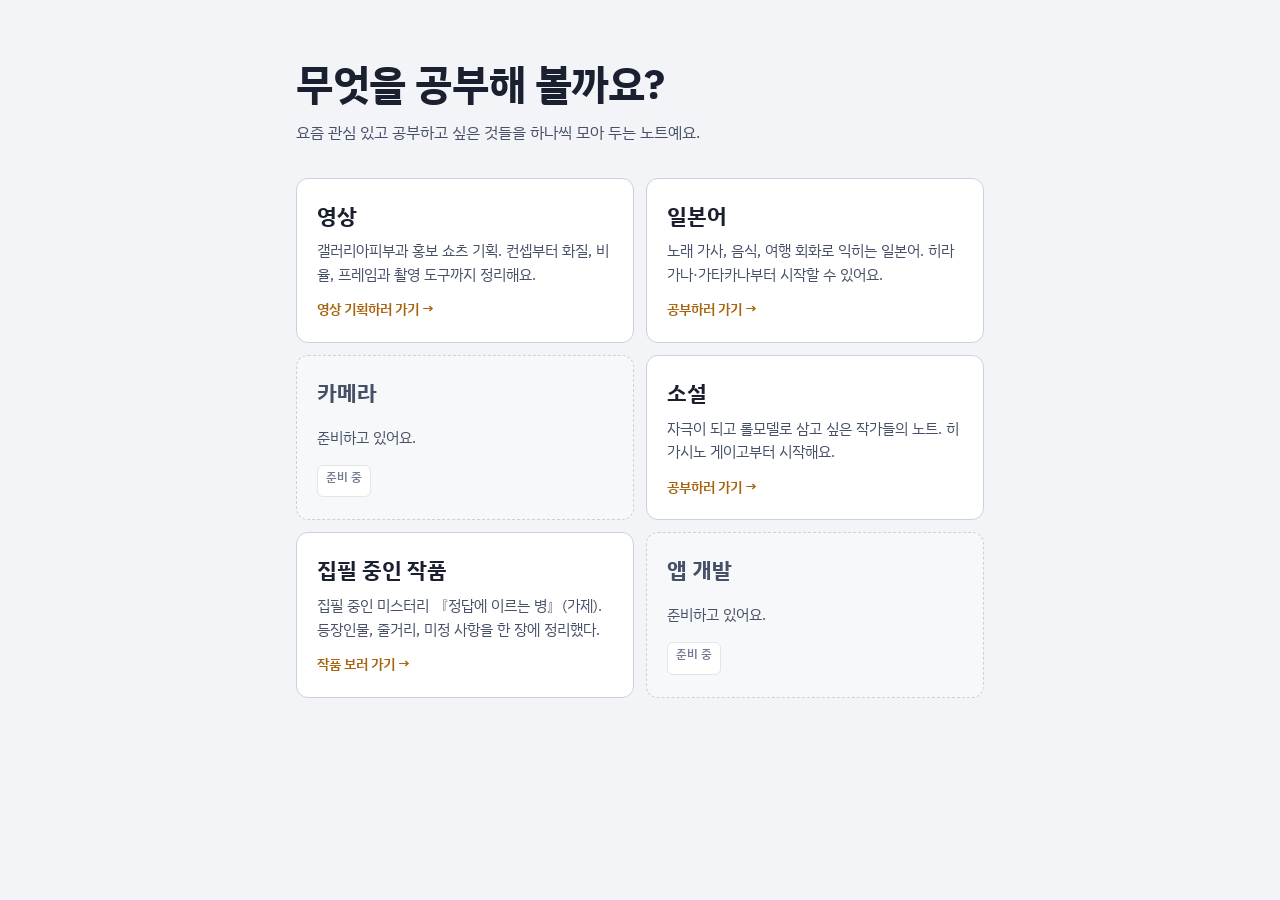
<file: index.html>
<!doctype html>
<html lang="ko">
<meta charset="utf-8">
<meta name="viewport" content="width=device-width,initial-scale=1,viewport-fit=cover">
<title>공부 노트</title>
<script>
  /* 예전 주소(…/showcase#song.pretender 등)로 들어오면 일본어 페이지의 같은 화면으로 보내요. */
  if (/^#(home|song\.|kana|guide|vocab|food|travel)/.test(location.hash)) location.replace('japanese/index.html' + location.hash);
</script>
<link rel="preconnect" href="https://fonts.googleapis.com">
<link rel="preconnect" href="https://fonts.gstatic.com" crossorigin>
<link rel="stylesheet" href="https://fonts.googleapis.com/css2?family=IBM+Plex+Sans+KR:wght@400;500;600;700&display=swap">
<style>
/* 공부 노트 첫 페이지(주제 고르기). 색 토큰은 japanese/index.html과 같은 값을 써요. */
:root{
  --paper:#F3F4F7; --sheet:#FFFFFF; --sheet-2:#F7F8FA;
  --ink:#1A2030; --ink-2:#465066; --ink-3:#737D92; --rule:#E2E5EB; --rule-2:#CBD1DB;
  --accent:#A8640F; --accent-soft:#F6EAD6;
  --font-ui:"IBM Plex Sans KR","Apple SD Gothic Neo","Malgun Gothic","Noto Sans KR",system-ui,sans-serif;
  --radius:12px; --gutter:16px;
  color-scheme:light;
}
@media (prefers-color-scheme: dark){
  :root:not([data-theme="light"]){
    --paper:#12151C; --sheet:#1A1F29; --sheet-2:#151922;
    --ink:#E7EAF0; --ink-2:#B3BACA; --ink-3:#8A92A5; --rule:#2A303D; --rule-2:#3A4252;
    --accent:#E2A34A; --accent-soft:#3A2C17;
    color-scheme:dark;
  }
}
:root[data-theme="dark"]{
  --paper:#12151C; --sheet:#1A1F29; --sheet-2:#151922;
  --ink:#E7EAF0; --ink-2:#B3BACA; --ink-3:#8A92A5; --rule:#2A303D; --rule-2:#3A4252;
  --accent:#E2A34A; --accent-soft:#3A2C17;
  color-scheme:dark;
}
*,*::before,*::after{ box-sizing:border-box }
html,body{ margin:0 }
body{ min-height:100vh; background:var(--paper); color:var(--ink); font-family:var(--font-ui); line-height:1.6; -webkit-font-smoothing:antialiased }
main{ max-width:720px; margin:0 auto; padding:56px var(--gutter) 64px }
h1{ margin:0; font-size:clamp(1.8rem,6vw,2.6rem); font-weight:700; letter-spacing:-.01em; line-height:1.3 }
.lede{ margin:10px 0 0; color:var(--ink-2) }
.langs{ display:grid; grid-template-columns:repeat(auto-fill,minmax(min(100%,15rem),1fr)); gap:12px; margin-top:32px; padding:0; list-style:none }
.lang{ display:grid; gap:6px; height:100%; padding:20px 20px 22px; border:1px solid var(--rule-2); border-radius:var(--radius); background:var(--sheet); color:inherit; text-decoration:none; transition:border-color .15s, box-shadow .15s }
a.lang:hover{ border-color:var(--ink-3) }
a.lang:focus-visible{ outline:none; box-shadow:0 0 0 2px var(--ink) }
.lang-name{ font-size:1.35rem; font-weight:700 }
.lang-desc{ font-size:.92rem; color:var(--ink-2) }
.lang-go{ margin-top:6px; font-size:.85rem; font-weight:600; color:var(--accent) }
.lang.soon{ background:var(--sheet-2); border-style:dashed }
.lang.soon .lang-name{ color:var(--ink-2) }
.soon-tag{ justify-self:start; padding:1px 8px; border-radius:6px; font-size:.75rem; font-weight:600; color:var(--ink-3); background:var(--sheet); border:1px solid var(--rule) }
@media (prefers-reduced-motion:reduce){ *{ transition:none!important } }
</style>

<main>
  <h1>무엇을 공부해 볼까요?</h1>
  <p class="lede">요즘 관심 있고 공부하고 싶은 것들을 하나씩 모아 두는 노트예요.</p>
  <ul class="langs">
    <li>
      <a class="lang" href="video/index.html">
        <span class="lang-name">영상</span>
        <span class="lang-desc">갤러리아피부과 홍보 쇼츠 기획. 컨셉부터 화질, 비율, 프레임과 촬영 도구까지 정리해요.</span>
        <span class="lang-go">영상 기획하러 가기 →</span>
      </a>
    </li>
    <li>
      <a class="lang" href="japanese/index.html">
        <span class="lang-name">일본어</span>
        <span class="lang-desc">노래 가사, 음식, 여행 회화로 익히는 일본어. 히라가나·가타카나부터 시작할 수 있어요.</span>
        <span class="lang-go">공부하러 가기 →</span>
      </a>
    </li>
    <li>
      <div class="lang soon" aria-disabled="true">
        <span class="lang-name">카메라</span>
        <span class="lang-desc">준비하고 있어요.</span>
        <span class="soon-tag">준비 중</span>
      </div>
    </li>
    <li>
      <a class="lang" href="novel/index.html">
        <span class="lang-name">소설</span>
        <span class="lang-desc">자극이 되고 롤모델로 삼고 싶은 작가들의 노트. 히가시노 게이고부터 시작해요.</span>
        <span class="lang-go">공부하러 가기 →</span>
      </a>
    </li>
    <li>
      <a class="lang" href="novel/mudang.html">
        <span class="lang-name">집필 중인 작품</span>
        <span class="lang-desc">집필 중인 미스터리 『정답에 이르는 병』(가제). 등장인물, 줄거리, 미정 사항을 한 장에 정리했다.</span>
        <span class="lang-go">작품 보러 가기 →</span>
      </a>
    </li>
    <li>
      <div class="lang soon" aria-disabled="true">
        <span class="lang-name">앱 개발</span>
        <span class="lang-desc">준비하고 있어요.</span>
        <span class="soon-tag">준비 중</span>
      </div>
    </li>
  </ul>
</main>
</file>
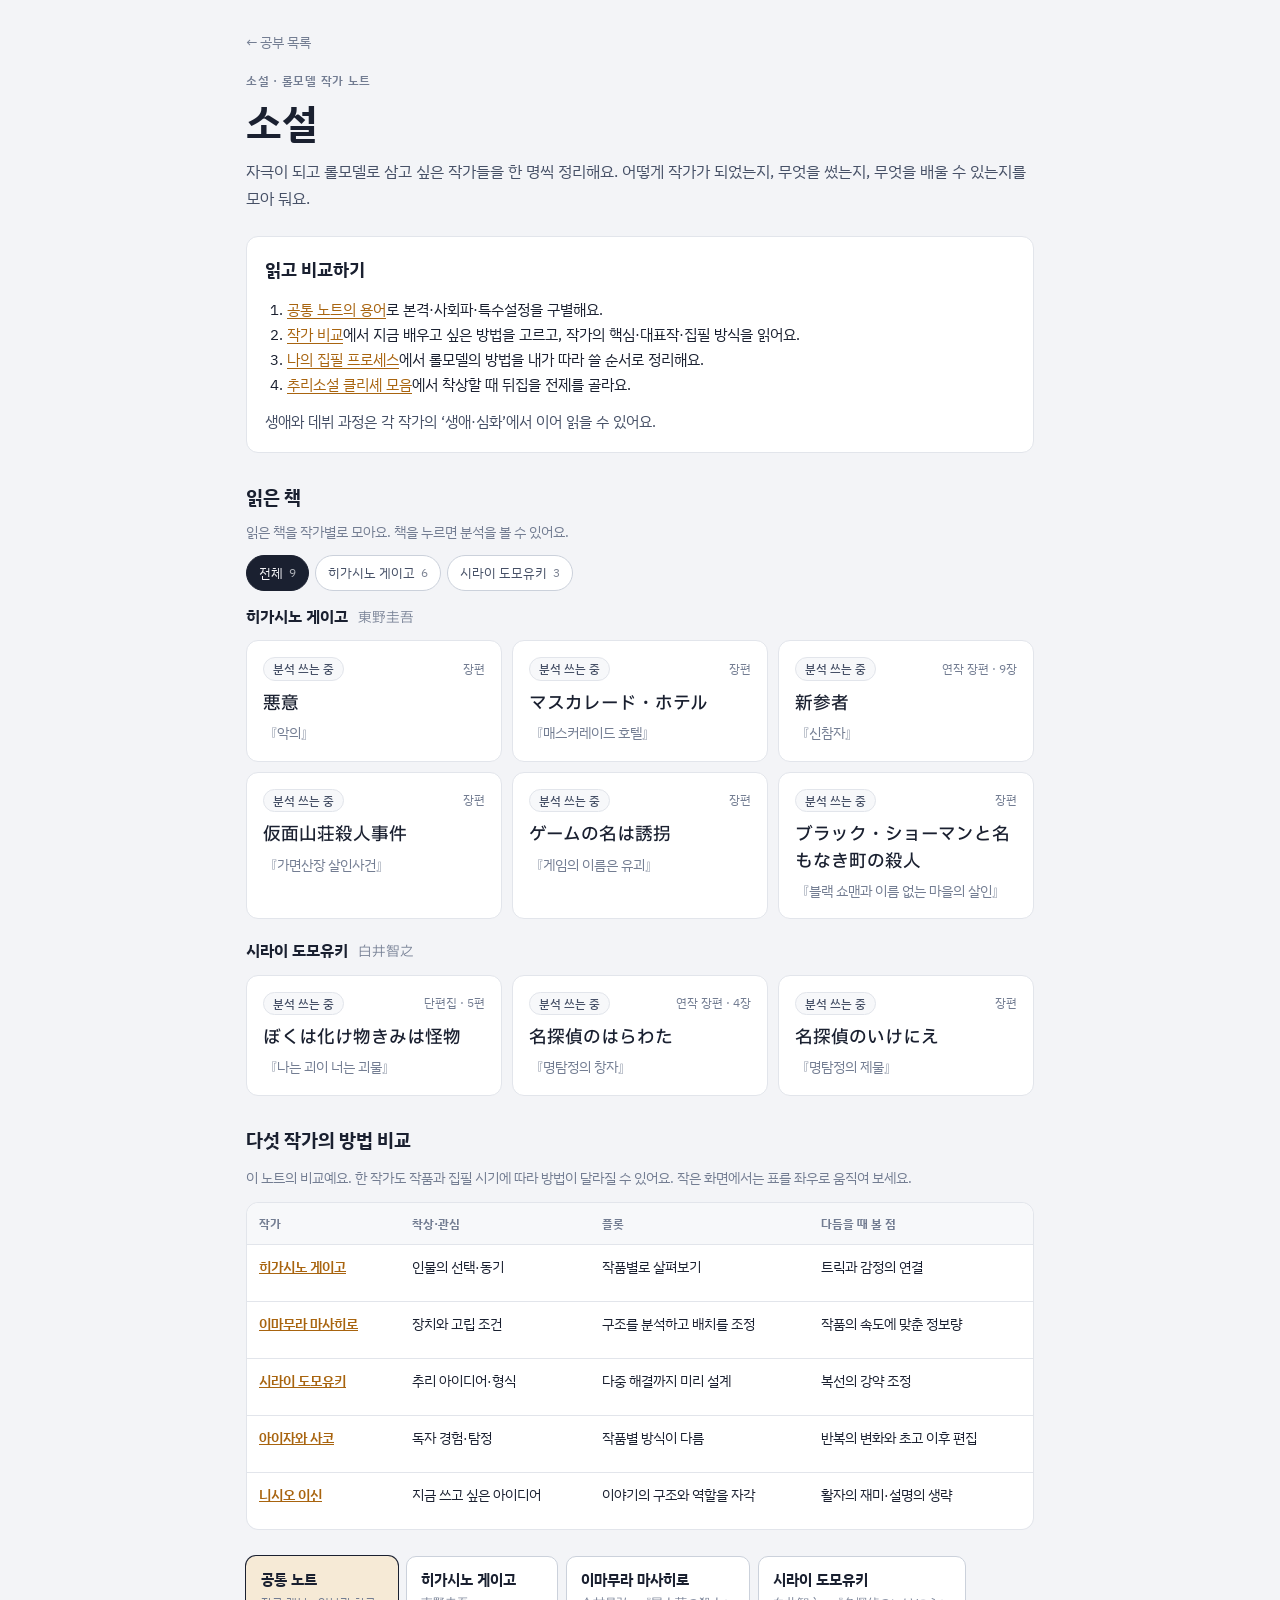
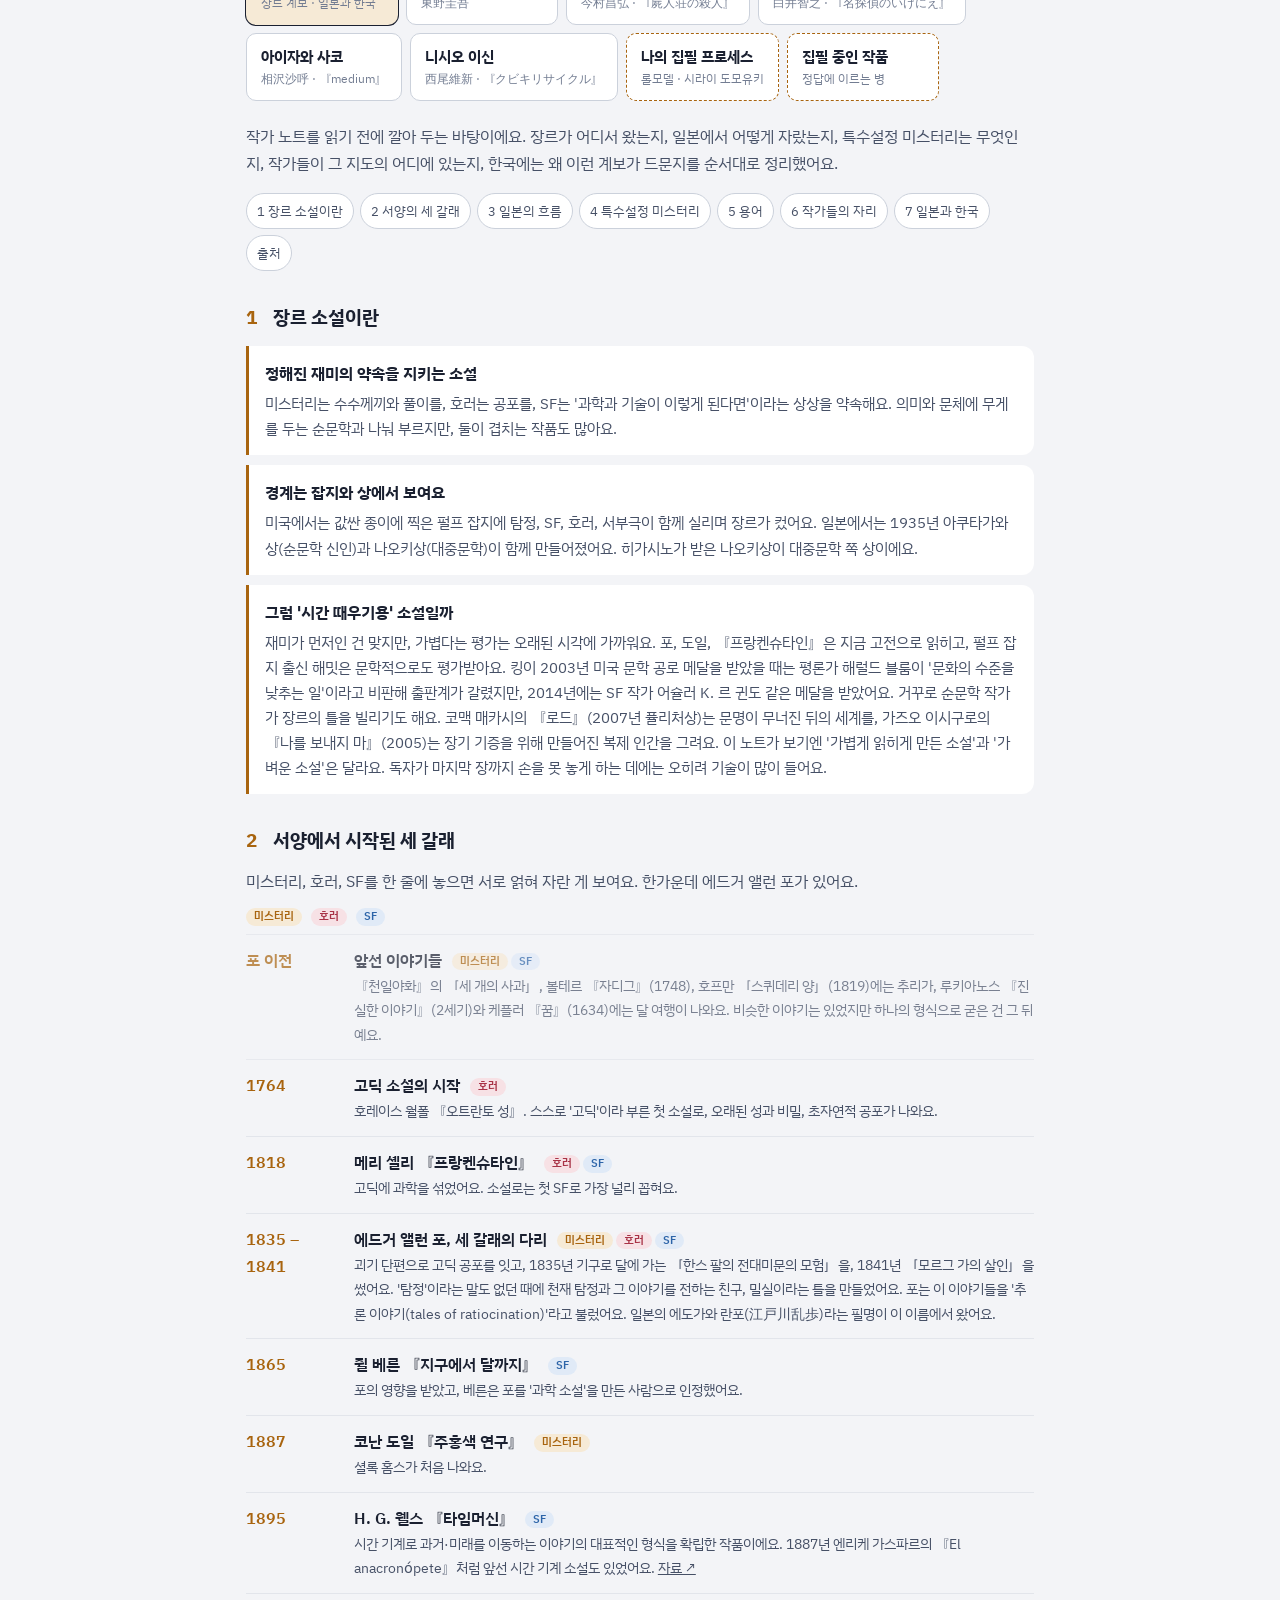
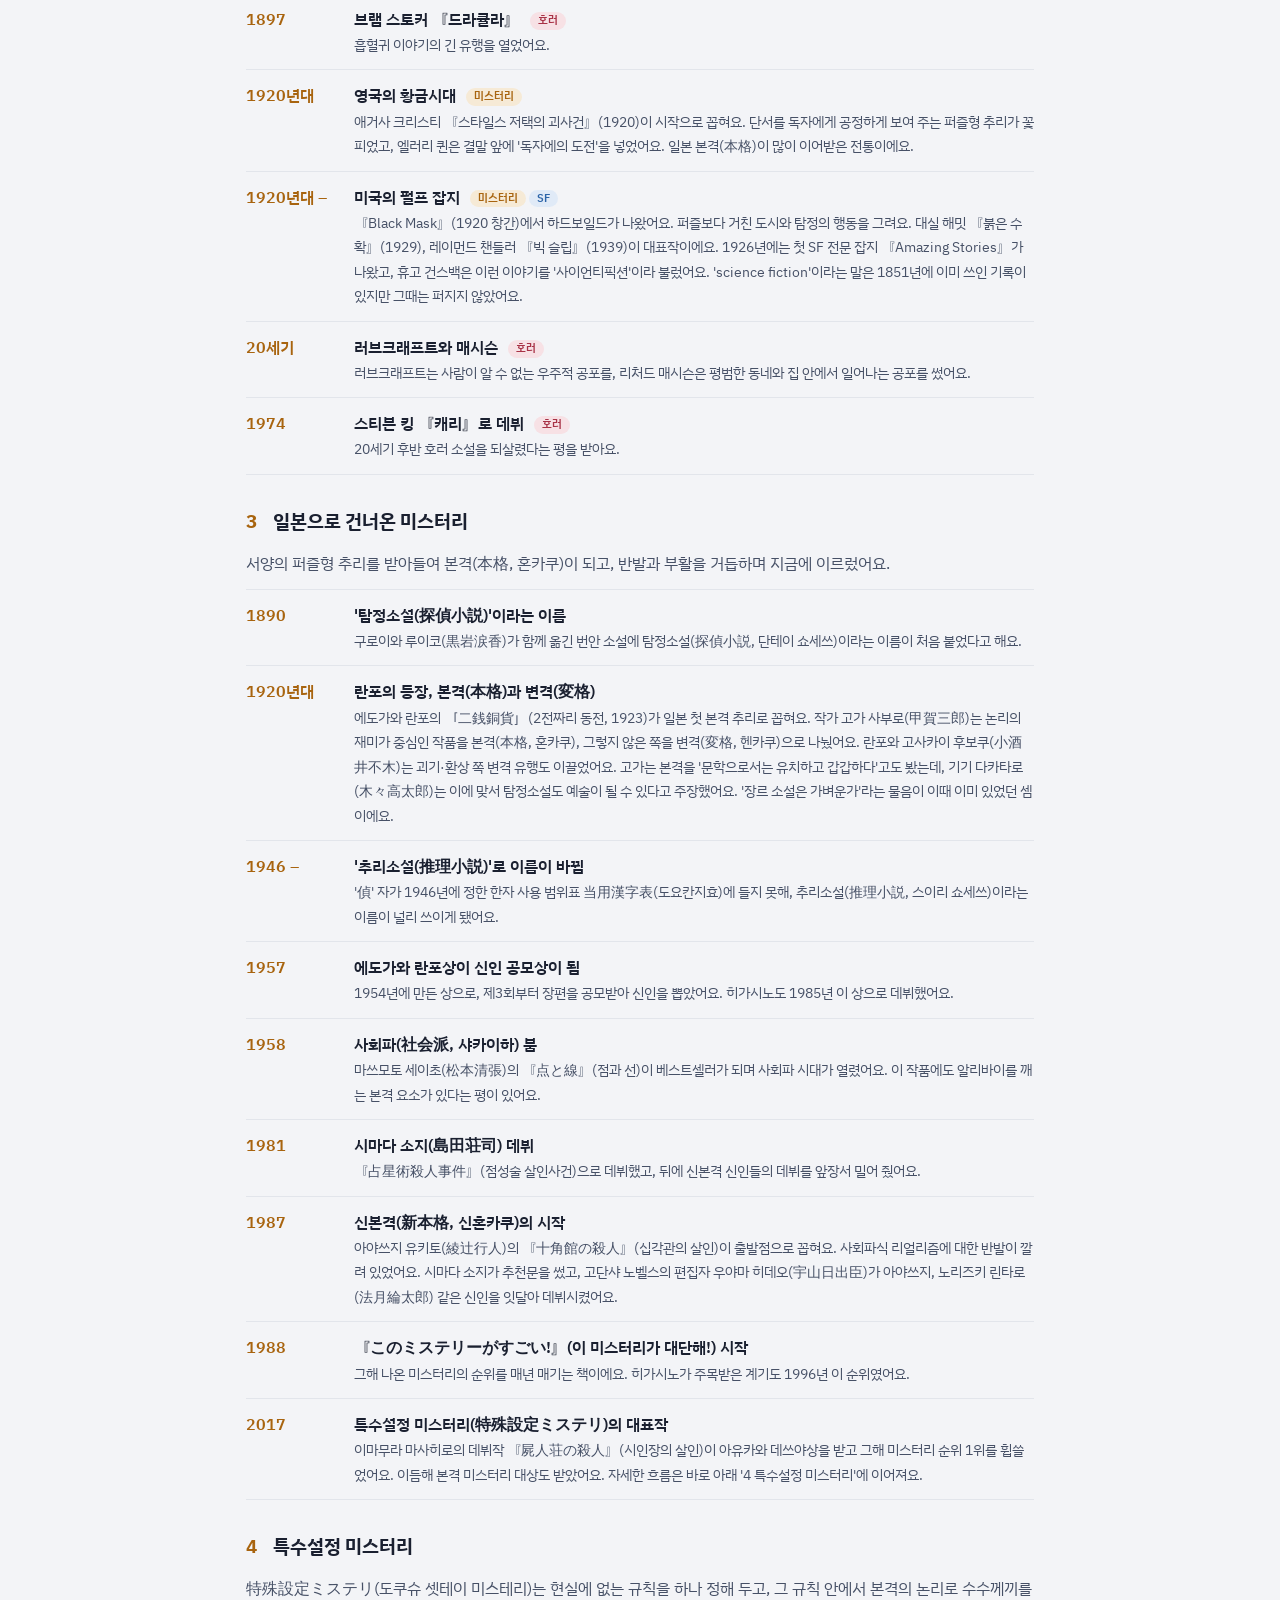
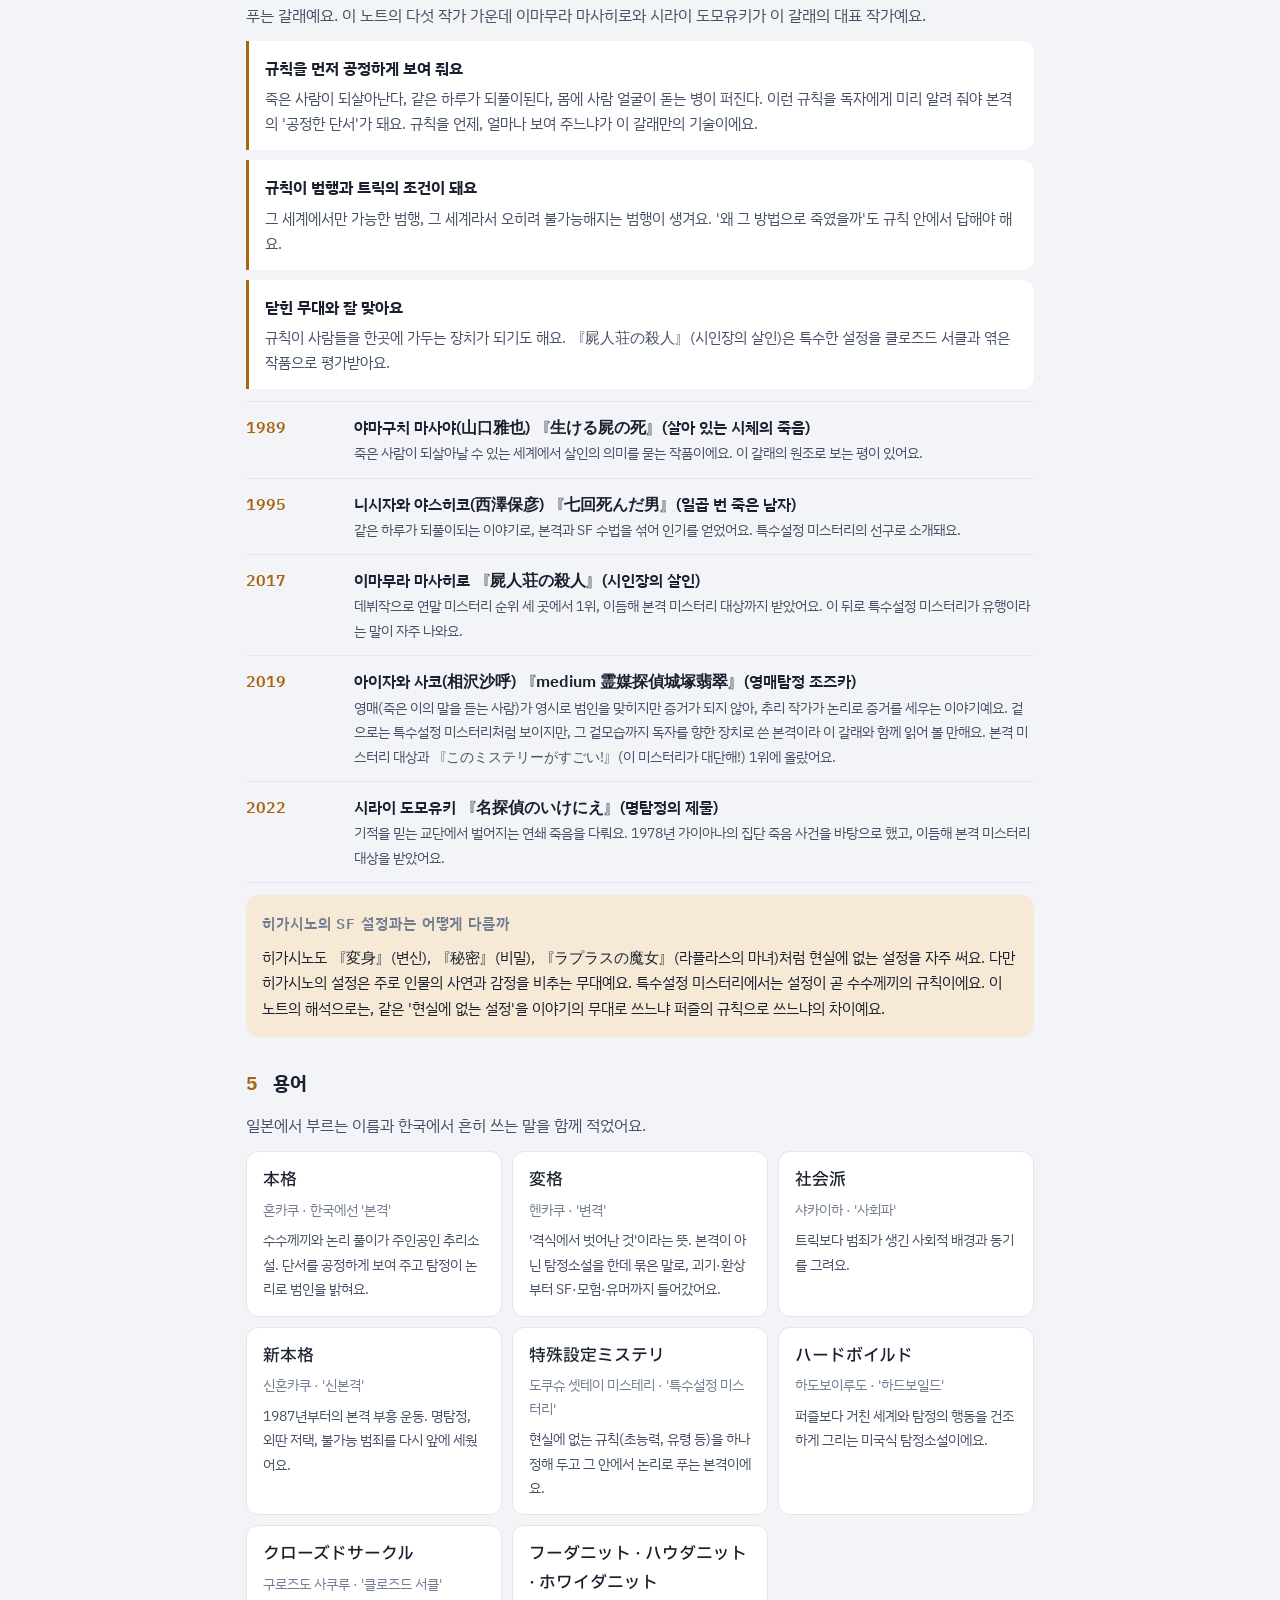
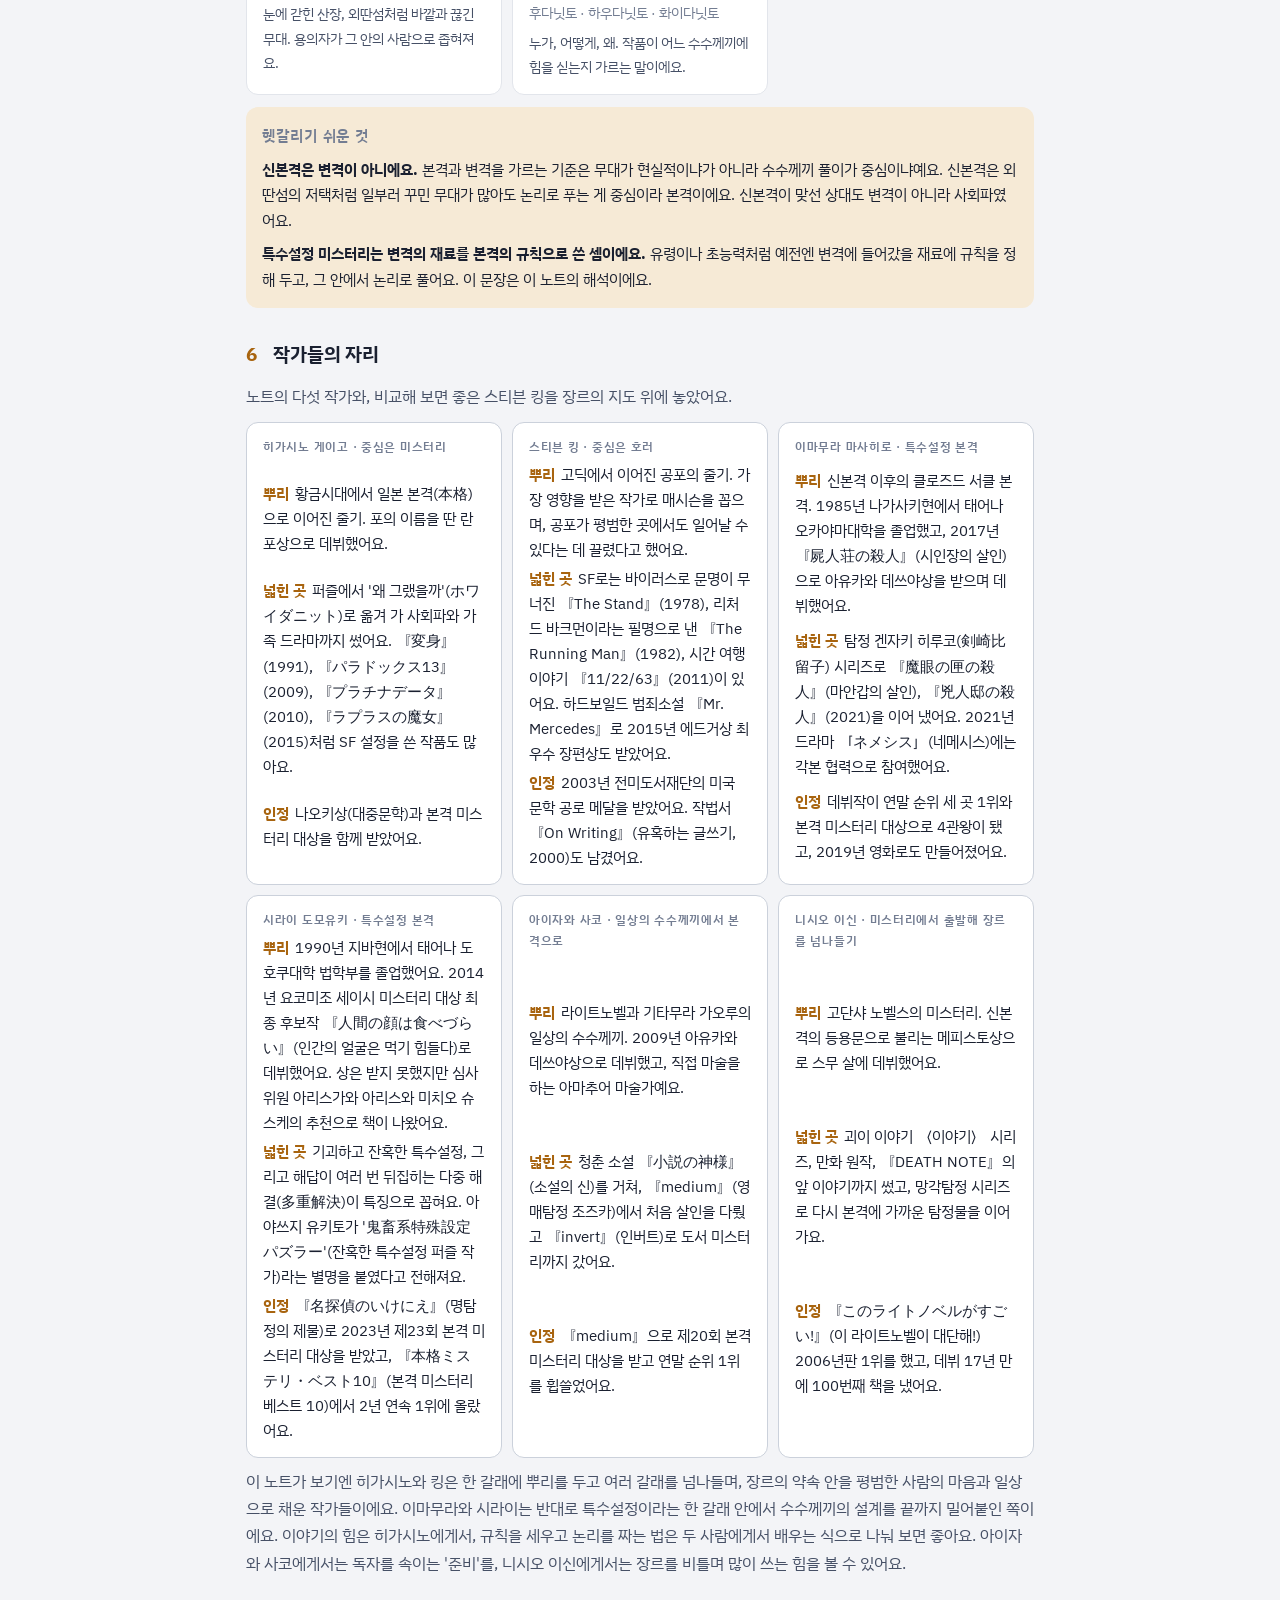
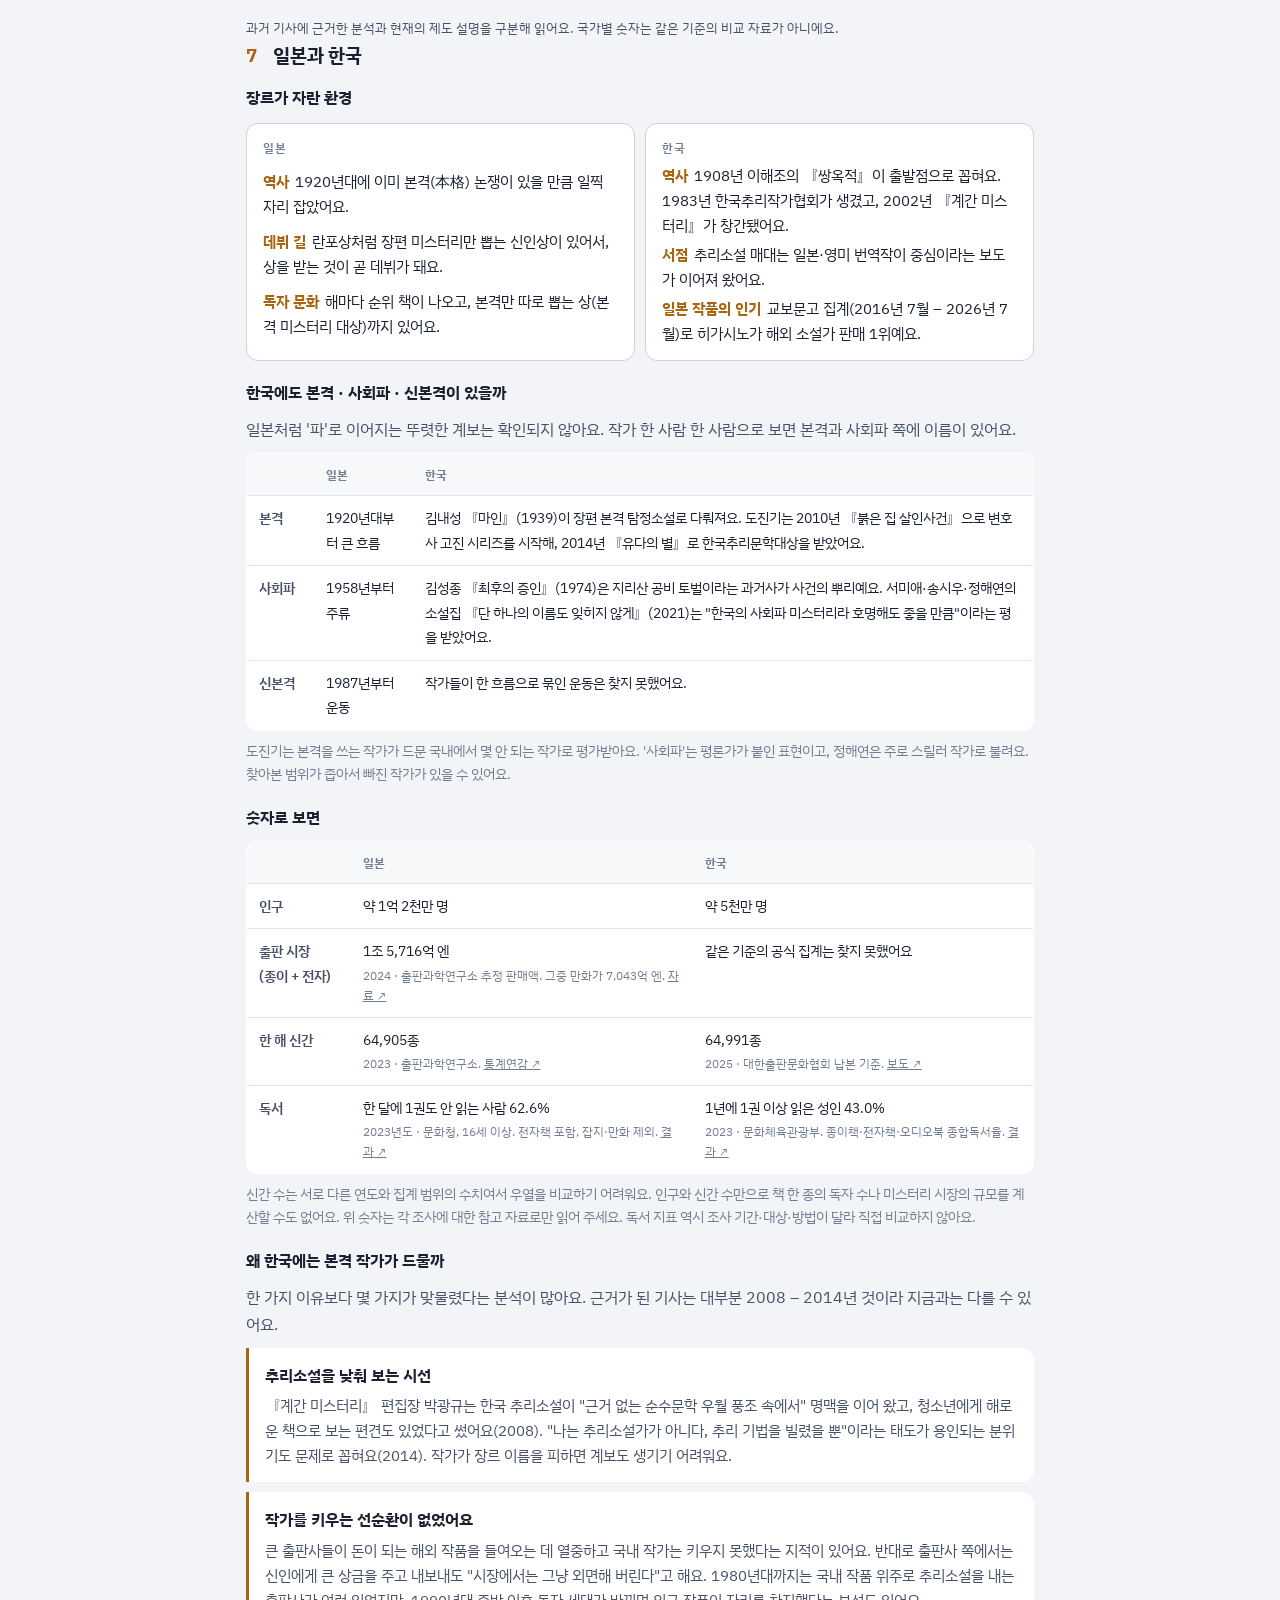
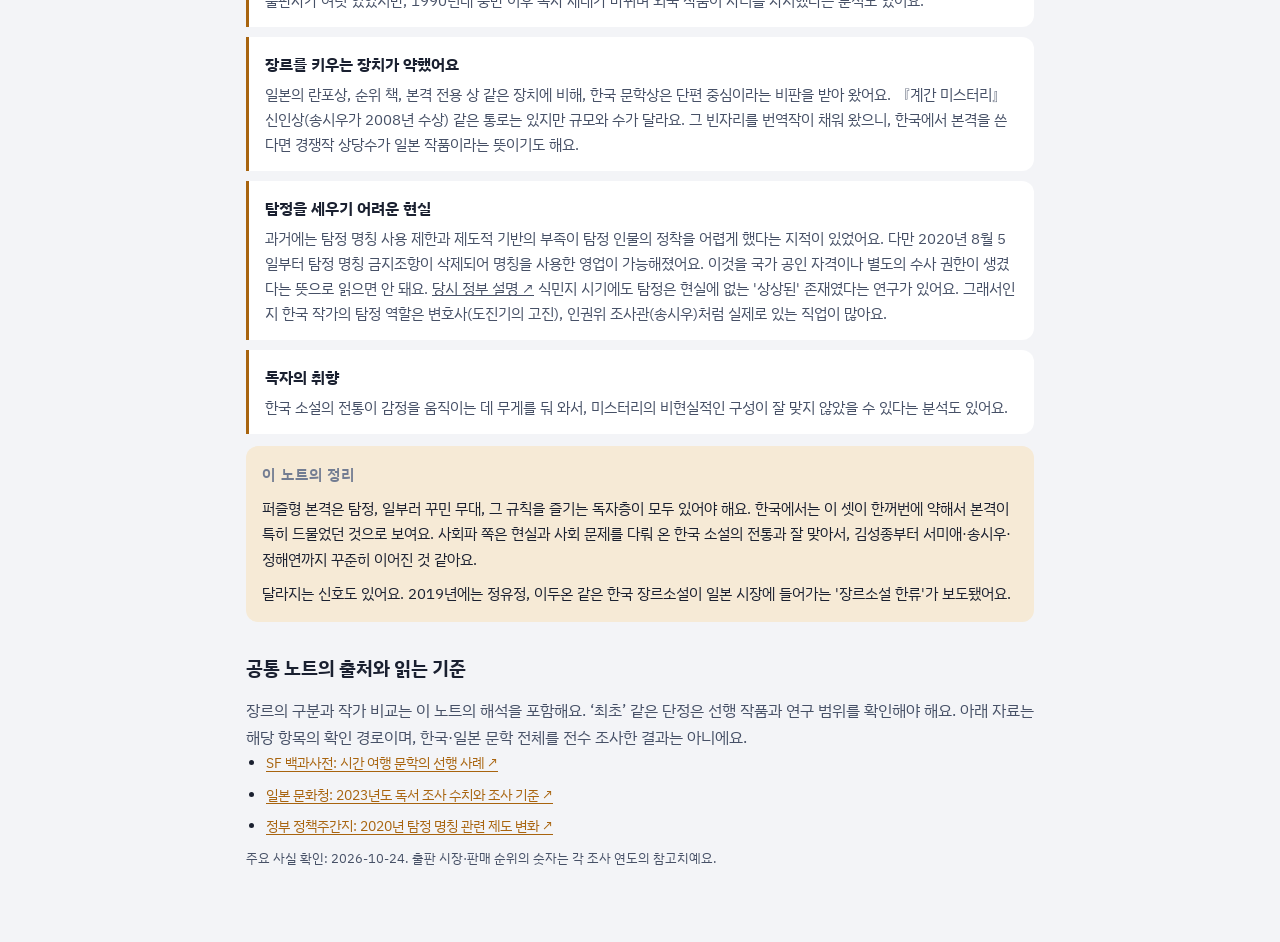
<file: novel/index.html>
<!doctype html>
<html lang="ko">
<meta charset="utf-8">
<meta name="viewport" content="width=device-width,initial-scale=1,viewport-fit=cover">
<title>소설 노트</title>
<link rel="preconnect" href="https://fonts.googleapis.com">
<link rel="preconnect" href="https://fonts.gstatic.com" crossorigin>
<link rel="stylesheet" href="https://fonts.googleapis.com/css2?family=IBM+Plex+Sans+JP:wght@400;500&family=IBM+Plex+Sans+KR:wght@400;500;600;700&display=swap">
<style>
/* 소설 노트: 롤모델 작가를 한 명씩 정리하는 페이지. 색 토큰은 첫 페이지·japanese/와 같은 값을 써요. */
:root{
  --paper:#F3F4F7; --sheet:#FFFFFF; --sheet-2:#F7F8FA;
  --ink:#1A2030; --ink-2:#465066; --ink-3:#737D92; --rule:#E2E5EB; --rule-2:#CBD1DB;
  --accent:#A8640F; --accent-soft:#F6EAD6;
  --cork:#C9A47A; --cork-2:#B88F63; --note-mine:#FFF3B8; --note-note:#FFFFFF; --note-ask:#FBDDE3; --note-ink:#2A2418; --pin:#C0392B;
  --tag-h:#A83246; --tag-h-soft:#F7E1E5; --tag-s:#2C64A8; --tag-s-soft:#E0EAF7;
  --font-ui:"IBM Plex Sans KR","Apple SD Gothic Neo","Malgun Gothic","Noto Sans KR",system-ui,sans-serif;
  --font-jp:"IBM Plex Sans JP","Hiragino Sans","Hiragino Kaku Gothic ProN","Yu Gothic","Noto Sans JP",sans-serif;
  --radius:12px; --gutter:16px;
  color-scheme:light;
}
@media (prefers-color-scheme: dark){
  :root:not([data-theme="light"]){
    --paper:#12151C; --sheet:#1A1F29; --sheet-2:#151922;
    --ink:#E7EAF0; --ink-2:#B3BACA; --ink-3:#8A92A5; --rule:#2A303D; --rule-2:#3A4252;
    --cork:#5A4632; --cork-2:#4A3928; --note-mine:#4A4220; --note-note:#2A303D; --note-ask:#4A2A31; --note-ink:#F1ECE0; --pin:#E06A5A;
    --accent:#E2A34A; --accent-soft:#3A2C17; --tag-h:#F08C9C; --tag-h-soft:#3D1F25; --tag-s:#8DB8F0; --tag-s-soft:#1C2A3D;
    color-scheme:dark;
  }
}
:root[data-theme="dark"]{
  --paper:#12151C; --sheet:#1A1F29; --sheet-2:#151922;
  --ink:#E7EAF0; --ink-2:#B3BACA; --ink-3:#8A92A5; --rule:#2A303D; --rule-2:#3A4252;
  --cork:#5A4632; --cork-2:#4A3928; --note-mine:#4A4220; --note-note:#2A303D; --note-ask:#4A2A31; --note-ink:#F1ECE0; --pin:#E06A5A;
    --accent:#E2A34A; --accent-soft:#3A2C17; --tag-h:#F08C9C; --tag-h-soft:#3D1F25; --tag-s:#8DB8F0; --tag-s-soft:#1C2A3D;
  color-scheme:dark;
}
*,*::before,*::after{ box-sizing:border-box }
[hidden]{ display:none !important }
html,body{ margin:0 }
body{ min-height:100vh; background:var(--paper); color:var(--ink); font:400 1rem/1.7 var(--font-ui); -webkit-font-smoothing:antialiased }
h1,h2,h3,p,ol,ul,dl{ margin:0 }
a{ color:inherit }
button{ font:inherit; color:inherit; background:none; border:0; padding:0; cursor:pointer }
:focus-visible{ outline:2px solid var(--accent); outline-offset:2px; border-radius:6px }
.jp{ font-family:var(--font-jp) }
main{ max-width:820px; margin:0 auto; padding:28px var(--gutter) 72px }
.back{ display:inline-block; font-size:.85rem; color:var(--ink-3); text-decoration:none; margin-bottom:18px }
.back:hover{ color:var(--ink) }
.eyebrow{ font-size:.76rem; font-weight:600; letter-spacing:.06em; color:var(--ink-3) }
h1{ font-size:clamp(1.8rem,6vw,2.5rem); font-weight:700; letter-spacing:-.01em; line-height:1.3; margin-top:4px }
.lede{ margin-top:10px; color:var(--ink-2) }

/* 작가 고르기 */
.tabs{ display:flex; flex-wrap:wrap; gap:8px; margin:26px 0 8px }
.tab{ display:grid; gap:0; padding:10px 14px; border:1px solid var(--rule-2); border-radius:10px; background:var(--sheet); text-align:left; min-width:9.5rem }
.tab b{ font-size:.95rem }
.tab small{ font-size:.76rem; color:var(--ink-3) }
.tab[aria-selected="true"]{ border-color:var(--ink); box-shadow:0 0 0 1px var(--ink) }
.tab.soon{ border-style:dashed; background:var(--sheet-2) }
.tab.common{ background:var(--accent-soft); border-color:transparent }

/* 공통 노트 */
.intro{ color:var(--ink-2) }
.toc{ display:flex; flex-wrap:wrap; gap:6px; margin-top:-14px }
.toc a{ font-size:.82rem; text-decoration:none; padding:4px 10px; border:1px solid var(--rule-2); border-radius:999px; background:var(--sheet); color:var(--ink-2) }
.toc a:hover{ color:var(--ink); border-color:var(--ink-3) }
section h2 .no{ display:inline-block; min-width:1.4em; color:var(--accent); font-variant-numeric:tabular-nums }
section h3{ font-size:1rem; font-weight:700; margin:18px 0 10px }
section h3:first-of-type{ margin-top:0 }
[id^="c-"]{ scroll-margin-top:16px }
.legend{ display:flex; gap:6px; margin-bottom:8px }
.legend .tag{ margin:0 }
.tag{ display:inline-block; margin-left:6px; padding:0 8px; border-radius:999px; font-size:.7rem; font-weight:600; line-height:1.6; vertical-align:2px; white-space:nowrap }
.tag + .tag{ margin-left:3px }
.tags{ display:inline-flex; gap:3px; margin-left:6px; white-space:nowrap; vertical-align:1px }
.tags .tag{ margin:0 }
.tag.m{ color:var(--accent); background:var(--accent-soft) }
.tag.h{ color:var(--tag-h); background:var(--tag-h-soft) }
.tag.s{ color:var(--tag-s); background:var(--tag-s-soft) }
.timeline li.pre{ opacity:.7 }
.tbl.lineage tbody th{ width:4.2rem }
.tbl.lineage td:nth-child(2){ width:6.2rem }
.note{ margin-top:8px; font-size:.86rem; color:var(--ink-3) }
.tbl{ width:100%; border-collapse:collapse; font-size:.9rem; background:var(--sheet); border:1px solid var(--rule); border-radius:var(--radius); overflow:hidden }
.tbl th,.tbl td{ padding:10px 12px; text-align:left; vertical-align:top; border-bottom:1px solid var(--rule) }
.tbl tbody tr:last-child > *{ border-bottom:0 }
.tbl thead th{ font-size:.78rem; color:var(--ink-3); background:var(--sheet-2) }
.tbl tbody th{ font-weight:600; color:var(--ink-2); width:6.5rem }
.tbl small{ display:block; margin-top:2px; font-size:.75rem; color:var(--ink-3) }

/* 작가 칸 */
.author{ display:grid; gap:30px; margin-top:22px }
.hero{ display:grid; gap:6px; padding:20px; border:1px solid var(--rule); border-radius:var(--radius); background:var(--sheet) }
.hero .name{ font-size:1.6rem; font-weight:700; line-height:1.3 }
.hero .name .jp{ font-size:1rem; font-weight:500; color:var(--ink-3); margin-left:8px }
.facts{ display:grid; grid-template-columns:5.5rem minmax(0,1fr); gap:6px 14px; margin-top:8px; font-size:.93rem }
.facts dt{ color:var(--ink-3) }
.facts dd{ margin:0; min-width:0 }
.memorial{ margin-top:10px; padding:10px 14px; border-radius:10px; background:var(--sheet-2); border:1px solid var(--rule); font-size:.9rem; color:var(--ink-2) }
section h2{ font-size:1.2rem; font-weight:700; margin-bottom:12px }
section > p{ color:var(--ink-2) }
.timeline{ list-style:none; padding:0; display:grid }
.timeline li{ display:grid; grid-template-columns:6rem minmax(0,1fr); gap:12px; padding:12px 0; border-bottom:1px solid var(--rule) }
.timeline li:first-child{ border-top:1px solid var(--rule) }
.tl-y{ font-weight:600; color:var(--accent); font-variant-numeric:tabular-nums }
.tl-a{ display:block; font-size:.78rem; font-weight:500; color:var(--ink-3) }
.tl-t{ font-weight:600 }
.tl-d{ display:block; font-size:.9rem; color:var(--ink-2) }
.books{ display:grid; grid-template-columns:repeat(auto-fill,minmax(min(100%,15rem),1fr)); gap:10px }
.book{ display:grid; align-content:start; gap:3px; padding:14px 16px; border:1px solid var(--rule); border-radius:var(--radius); background:var(--sheet) }
.book .jt{ font-family:var(--font-jp); font-weight:500; font-size:1.05rem }
.book .kt{ font-size:.86rem; color:var(--ink-3) }
.book .yr{ font-size:.78rem; font-weight:600; color:var(--accent) }
.book p{ font-size:.9rem; color:var(--ink-2); margin-top:4px }
.whys{ list-style:none; padding:0; display:grid; gap:10px }
.whys li{ display:grid; gap:4px; padding:14px 16px; border-left:3px solid var(--accent); border-radius:0 var(--radius) var(--radius) 0; background:var(--sheet) }
.whys span{ font-size:.92rem; color:var(--ink-2) }
.influences{ margin:4px 0 0; padding-left:1.1em; display:grid; gap:6px; font-size:.88rem; color:var(--ink-2) }
.whys .influences li{ display:list-item; padding:0; border:0; border-radius:0; background:none }
.influences b{ color:var(--ink); margin-right:6px }
.whys .influence-note{ font-size:.84rem; color:var(--ink-3) }
.turn{ display:grid; gap:8px; margin-top:12px; padding:16px; border-radius:var(--radius); background:var(--accent-soft) }
.turn p{ font-size:.94rem }
.compare{ display:grid; grid-template-columns:repeat(auto-fit,minmax(min(100%,16rem),1fr)); gap:10px; margin-top:12px }
.compare > div{ display:grid; gap:4px; padding:14px 16px; border:1px solid var(--rule-2); border-radius:var(--radius); background:var(--sheet); font-size:.92rem }
.compare b{ color:var(--accent); margin-right:6px }
.lessons{ list-style:none; padding:0; display:grid; gap:10px; counter-reset:l }
.steps{ list-style:none; padding:0; display:grid; gap:10px; counter-reset:st }
.steps > li{ counter-increment:st; padding:14px 16px; border:1px solid var(--rule); border-radius:var(--radius); background:var(--sheet) }
.steps > li > b{ display:block }
.steps > li > b::before{ content:counter(st) '. '; color:var(--accent); font-variant-numeric:tabular-nums }
.steps ul{ margin:6px 0 0; padding-left:1.1em; display:grid; gap:4px; font-size:.92rem; color:var(--ink-2) }
.lessons li{ counter-increment:l; display:grid; grid-template-columns:2rem minmax(0,1fr); gap:6px; padding:14px 16px; border-radius:var(--radius); background:var(--sheet); border:1px solid var(--rule) }
.lessons li::before{ content:counter(l,decimal-leading-zero); font-weight:600; color:var(--accent); font-variant-numeric:tabular-nums }
.lessons b{ display:block }
.lessons span{ font-size:.92rem; color:var(--ink-2) }
.soon-box{ padding:28px 18px; text-align:center; color:var(--ink-3); border:1px dashed var(--rule-2); border-radius:var(--radius) }

/* 읽은 책: 책장, 대표작의 '분석 보기', 책 분석 화면. 그리는 코드는 bookshelf.js, 데이터는 books.js예요. */
.shelf{ display:grid; gap:12px; margin-top:28px }
.shelf h2{ font-size:1.2rem; margin:0 }
.shelf > .note{ margin-top:-6px }
.shelf-seg{ display:flex; flex-wrap:wrap; gap:6px }
.tg{ display:inline-flex; align-items:center; gap:6px; min-height:36px; padding:4px 12px; border-radius:999px; border:1px solid var(--rule-2); background:var(--sheet); font-size:.84rem; color:var(--ink-2); white-space:nowrap }
.tg:hover{ border-color:var(--ink-3); color:var(--ink) }
.tg[aria-pressed="true"]{ background:var(--ink); color:var(--paper); border-color:var(--ink) }
.tg .cnt{ font-size:.72rem; opacity:.7; font-variant-numeric:tabular-nums }
.shelf-list{ display:grid; gap:18px }
.shelf-group{ display:grid; gap:10px }
.shelf-h{ display:flex; flex-wrap:wrap; align-items:baseline; gap:4px 10px; margin:0 !important; font-size:1rem }
.shelf-h .jp{ font-size:.85rem; font-weight:400; color:var(--ink-3) }
.shelf-go{ justify-self:start; font-size:.88rem; color:var(--accent); text-underline-offset:3px }
.shelf-cards{ display:grid; grid-template-columns:repeat(auto-fill,minmax(min(100%,15rem),1fr)); gap:10px }
.shelf-card{ display:grid; align-content:start; gap:4px; padding:16px; border:1px solid var(--rule); border-radius:var(--radius); background:var(--sheet); text-decoration:none }
.shelf-card:hover{ border-color:var(--ink-3) }
.shelf-card .sc-top{ display:flex; justify-content:space-between; align-items:center; gap:8px; margin-bottom:6px }
.shelf-card .sc-meta{ font-size:.76rem; color:var(--ink-3) }
.shelf-card .jt{ font-family:var(--font-jp); font-weight:500; font-size:1.1rem; line-height:1.5 }
.shelf-card .kt{ font-size:.86rem; color:var(--ink-3) }
.pill{ font-size:.72rem; font-weight:500; line-height:1; padding:5px 9px; border-radius:999px; background:var(--sheet-2); color:var(--ink-2); border:1px solid var(--rule); white-space:nowrap }
.pill.ready{ background:var(--accent-soft); color:var(--accent); border-color:transparent }
.proc-tools{ margin-top:12px; display:flex; flex-wrap:wrap; align-items:center; gap:6px 10px; font-size:.9rem }
.proc-tools b{ font-size:.78rem; color:var(--ink-3) }
.proc-tools a{ font-weight:600; color:var(--accent); text-underline-offset:3px }
.proc-link{ margin-top:10px; font-size:.9rem; font-weight:600 }
.proc-link a{ color:var(--accent); text-underline-offset:3px }
.pill.mine{ background:transparent; color:var(--accent); border-color:var(--accent) }
.book.read{ border-color:var(--accent) }
.book-go{ justify-self:start; margin-top:8px; display:inline-flex; align-items:center; min-height:32px; font-size:.86rem; font-weight:600; color:var(--accent); text-underline-offset:3px }
body.reading main > :not(.book-view){ display:none !important }
.book-page{ display:grid; grid-template-columns:minmax(0,1fr); gap:30px }
.book-head h1{ font-family:var(--font-jp); font-weight:500; font-size:clamp(1.5rem,5.5vw,2.1rem) }
.book-intro{ margin-top:12px; padding-top:12px; border-top:1px solid var(--rule); font-size:.93rem; color:var(--ink-2) }
.book-page section > p + p, .work-page section > p + p{ margin-top:10px }
.spoiler{ padding:14px 16px; border:1px dashed var(--rule-2); border-radius:var(--radius); background:var(--sheet-2) }
.spoiler summary{ font-size:.9rem; font-weight:600; color:var(--ink-2); cursor:pointer; min-height:30px }
.spoiler[open] summary{ margin-bottom:10px }
.spoiler p{ color:var(--ink-2) }
.spoiler p + p{ margin-top:10px }
.tab.mine{ border-style:dashed; border-color:var(--accent) }
.proc-map{ display:grid; gap:14px }
.proc-phase{ padding:14px 16px; border:1px solid var(--rule); border-radius:var(--radius); background:var(--sheet) }
.proc-phase h3{ margin:0 }
.proc-phase > .note{ margin:2px 0 10px }
.proc-flow{ list-style:none; margin:0; padding:0; display:grid; gap:6px }
.proc-flow li{ display:grid; grid-template-columns:8.5rem minmax(0,1fr); gap:10px; font-size:.9rem; color:var(--ink-2) }
.proc-flow a{ font-weight:600; color:var(--accent); text-underline-offset:3px }
.proc-steps{ display:grid; gap:14px }
.proc-step{ padding:18px; border:1px solid var(--rule); border-radius:var(--radius); background:var(--sheet); scroll-margin-top:20px }
.proc-step .proc-no{ margin:0; font-size:.76rem; font-weight:600; letter-spacing:.08em; color:var(--accent) }
.proc-step h3{ margin:2px 0 6px; font-size:1.05rem }
.proc-step h4{ margin:14px 0 6px; font-size:.84rem; color:var(--ink-3) }
.proc-step ul{ margin:0; padding-left:20px; display:grid; gap:5px; font-size:.92rem }
.proc-goal{ margin:0; font-weight:600 }
.proc-ask li::marker{ content:'? '; color:var(--accent); font-weight:700 }
.proc-done{ margin:14px 0 0; padding:10px 12px; border-radius:6px; background:var(--accent-soft); font-size:.92rem }
.proc-done b{ display:block; font-size:.76rem; color:var(--accent) }
.proc-basis{ margin-top:12px; display:grid; gap:6px; font-size:.84rem; color:var(--ink-2) }
.proc-basis p{ margin:0 }
.proc-step .spoiler{ margin-top:12px }
.proc-ex{ margin-bottom:8px !important }
.proc-ex b{ color:var(--ink) }
@media(max-width:600px){ .proc-flow li{ grid-template-columns:minmax(0,1fr); gap:0 } .proc-step{ padding:15px } }
/* 집필 중인 작품: 책 분석(.syn 등)과 같은 모양 + 클리셰 뒤집기 보드 */
.work-page{ display:grid; grid-template-columns:minmax(0,1fr); gap:30px; margin-top:26px }
.work-costs{ display:grid; gap:10px }
.obi{ margin:0; padding:16px 18px; border-left:3px solid var(--accent); border-radius:6px; background:var(--accent-soft) }
.obi b{ display:block; font-size:1.15rem; line-height:1.5; color:var(--ink); margin-bottom:6px }
.obi span{ font-size:.92rem; color:var(--ink-2) }
.cover-pair{ display:grid; grid-template-columns:repeat(2,minmax(0,1fr)); gap:14px; max-width:520px; margin:6px 0 0 }
.cover-pair figure{ margin:0; min-width:0 }
.cover-pair img{ display:block; width:100%; height:auto; border-radius:4px; box-shadow:0 2px 0 rgba(0,0,0,.06), 0 8px 18px rgba(0,0,0,.18) }
.cover-pair figcaption{ margin-top:6px; font-size:.8rem; color:var(--ink-3); text-align:center }
.blurb{ padding:14px 16px; border-radius:6px; background:var(--sheet-2); font-size:.92rem; color:var(--ink-2) }
.blurb p{ margin:0 }
.blurb p + p{ margin-top:8px }
.blurb p:first-child, .blurb p:last-child{ color:var(--ink); font-weight:600 }
.work-page .cork-head{ margin-top:18px }
.work-page .cork-head h4{ margin:0 }
.cork-head{ display:flex; flex-wrap:wrap; align-items:baseline; justify-content:space-between; gap:6px 12px; margin-top:10px }
.cork-head h3{ font-size:1.05rem }
.cork-head a{ font-size:.85rem; font-weight:600; color:var(--accent); text-underline-offset:3px }
.cork{ padding:24px 16px; border-radius:var(--radius); display:grid; grid-template-columns:repeat(auto-fill,minmax(250px,1fr)); gap:22px 16px;
  background-color:var(--cork); background-image:radial-gradient(var(--cork-2) 1px, transparent 1.4px); background-size:14px 14px; box-shadow:inset 0 0 0 6px var(--cork-2) }
.pin-card{ position:relative; padding:18px 16px 14px; border-radius:4px; background:var(--note-mine); color:var(--note-ink); box-shadow:0 2px 0 rgba(0,0,0,.08), 0 6px 14px rgba(0,0,0,.16); display:grid; gap:10px; min-width:0 }
.pin{ position:absolute; top:-6px; left:50%; width:14px; height:14px; margin-left:-7px; border-radius:50%; background:var(--pin); box-shadow:0 2px 3px rgba(0,0,0,.35), inset -2px -2px 0 rgba(0,0,0,.18) }
.pin-card small{ display:block; font-size:.72rem; font-weight:700; letter-spacing:.02em; opacity:.65; margin-bottom:2px }
.pin-from{ font-size:.9rem; opacity:.8; padding-bottom:10px; border-bottom:1px dashed rgba(0,0,0,.2) }
.pin-to{ font-size:1rem; font-weight:600; line-height:1.6 }
.pin-extra{ font-size:.8rem; opacity:.75 }
@media(max-width:600px){ .cork{ grid-template-columns:minmax(0,1fr); padding:20px 14px } }

.aspects li{ padding:12px 14px; border:1px solid var(--rule); border-radius:var(--radius); background:var(--sheet) }
.opinion{ display:grid; grid-template-columns:4.2rem minmax(0,1fr); gap:8px; margin:4px 0 0 !important; color:var(--ink-2) }
.op-tag{ padding-top:2px; font-size:.76rem; font-weight:600; letter-spacing:.02em }
.is-good .op-tag{ color:var(--accent) }
.is-bad .op-tag{ color:var(--ink-3) }
.syn{ padding:18px 0; border-top:1px solid var(--rule) }
.syn h3{ margin:0 0 4px; font-size:1.05rem }
.syn .st-first{ margin:0 0 8px; font-size:.78rem; color:var(--ink-3) }
.st-tags{ display:flex; flex-wrap:wrap; align-items:center; gap:6px; margin:0 0 14px }
.st-tags b{ font-size:.78rem; margin-right:2px }
.spoiler h4, .syn h4{ margin:18px 0 8px; font-size:.9rem; color:var(--ink) }
.syn .ref{ margin-top:18px }
.pattern-ex{ margin:8px 0 4px; padding-left:1.1em; display:grid; gap:5px; font-size:.88rem; color:var(--ink-2) }
.pattern-ex b{ color:var(--ink); font-weight:600 }
.design .opinion{ grid-template-columns:2.4rem minmax(0,1fr) }
.design .opinion .op-tag{ color:var(--accent) }
.moves a.pill{ text-decoration:none }
.cost{ margin:0; padding:10px 14px; border-left:3px solid var(--rule-2); border-radius:6px; background:var(--sheet-2); font-size:.92rem; color:var(--ink-2) }
.cost b{ display:block; color:var(--ink); margin-bottom:3px }
.trace-line{ margin:0 0 12px; font-size:.93rem; color:var(--ink) !important }
.trace-line b{ color:var(--accent) }
.syn-facts{ display:grid; grid-template-columns:5.5rem minmax(0,1fr); gap:10px 14px; margin:0 0 14px; font-size:.93rem }
.syn-facts dt{ color:var(--accent); font-size:.82rem; font-weight:600; padding-top:2px }
.syn-facts dd{ margin:0; min-width:0; color:var(--ink-2) }
.syn-cast{ list-style:none; padding:0; margin:0; display:grid; gap:6px }
.syn-cast b{ color:var(--ink); margin-right:6px }
.syn-twist{ margin:0 0 14px; padding:12px 14px; border-left:3px solid var(--accent); border-radius:6px; background:var(--accent-soft); color:var(--ink) !important; font-size:.94rem }
.syn-twist b{ display:block; font-size:.76rem; color:var(--accent); margin-bottom:4px }
.design{ list-style:none; margin:0; padding:0; display:grid; gap:12px }
.design li{ font-size:.92rem }
.design .design-h{ display:flex; flex-wrap:wrap; align-items:center; gap:6px 8px; margin:0 0 3px; color:var(--ink) }
.design li > p:last-child{ margin:0; color:var(--ink-2) }
.trace-steps{ list-style:none; margin:0; padding:0; display:grid; gap:0 }
.trace-steps li{ position:relative; display:grid; grid-template-columns:4.6rem minmax(0,1fr); gap:10px; padding:0 0 14px; font-size:.92rem; color:var(--ink-2) }
.trace-steps li:not(:last-child)::after{ content:''; position:absolute; left:2.3rem; top:26px; bottom:2px; border-left:1px dashed var(--rule-2) }
.trace-steps .pill{ justify-self:center; align-self:start; position:relative; z-index:1 }
.trace-steps b{ color:var(--ink) }
.syn-solve{ margin:0; padding-left:20px; display:grid; gap:8px; font-size:.92rem; color:var(--ink-2) }
@media(max-width:600px){ .syn-facts{ grid-template-columns:minmax(0,1fr); gap:2px } .syn-facts dd{ margin-bottom:10px } }
</style>
<link rel="stylesheet" href="learning.css">

<main>
  <a class="back" href="../index.html">← 공부 목록</a>
  <p class="eyebrow">소설 · 롤모델 작가 노트</p>
  <h1>소설</h1>
  <p class="lede">자극이 되고 롤모델로 삼고 싶은 작가들을 한 명씩 정리해요. 어떻게 작가가 되었는지, 무엇을 썼는지, 무엇을 배울 수 있는지를 모아 둬요.</p>

  <section class="course" aria-labelledby="novel-course-title">
    <h2 id="novel-course-title">읽고 비교하기</h2>
    <ol><li><a href="#c-terms">공통 노트의 용어</a>로 본격·사회파·특수설정을 구별해요.</li><li><a href="#author-comparison">작가 비교</a>에서 지금 배우고 싶은 방법을 고르고, 작가의 핵심·대표작·집필 방식을 읽어요.</li><li><a href="#a-process">나의 집필 프로세스</a>에서 롤모델의 방법을 내가 따라 쓸 순서로 정리해요.</li><li><a href="cliches.html">추리소설 클리셰 모음</a>에서 착상할 때 뒤집을 전제를 골라요.</li></ol>
    <p>생애와 데뷔 과정은 각 작가의 ‘생애·심화’에서 이어 읽을 수 있어요.</p>
  </section>

  <div class="tabs" role="tablist" aria-label="노트">
    <button class="tab common" role="tab" data-author="common" aria-selected="true"><b>공통 노트</b><small>장르 계보 · 일본과 한국</small></button>
    <button class="tab" role="tab" data-author="higashino" aria-selected="false"><b>히가시노 게이고</b><small>東野圭吾</small></button>
    <button class="tab" role="tab" data-author="imamura" aria-selected="false"><b>이마무라 마사히로</b><small>今村昌弘 · 『屍人荘の殺人』</small></button>
    <button class="tab" role="tab" data-author="shirai" aria-selected="false"><b>시라이 도모유키</b><small>白井智之 · 『名探偵のいけにえ』</small></button>
    <button class="tab" role="tab" data-author="aizawa" aria-selected="false"><b>아이자와 사코</b><small>相沢沙呼 · 『medium』</small></button>
    <button class="tab" role="tab" data-author="nisio" aria-selected="false"><b>니시오 이신</b><small>西尾維新 · 『クビキリサイクル』</small></button>
    <button class="tab mine" role="tab" data-author="process" aria-selected="false"><b>나의 집필 프로세스</b><small>롤모델 · 시라이 도모유키</small></button>
    <button class="tab mine" role="tab" data-author="works" aria-selected="false"><b>집필 중인 작품</b><small>정답에 이르는 병</small></button>
  </div>

  <!-- 공통 노트: 작가를 가리지 않는 장르·시장 이야기 -->
  <div class="author" id="a-common" role="tabpanel">
    <p class="intro">작가 노트를 읽기 전에 깔아 두는 바탕이에요. 장르가 어디서 왔는지, 일본에서 어떻게 자랐는지, 특수설정 미스터리는 무엇인지, 작가들이 그 지도의 어디에 있는지, 한국에는 왜 이런 계보가 드문지를 순서대로 정리했어요.</p>
    <nav class="toc" aria-label="공통 노트 차례">
      <a href="#c-genre">1 장르 소설이란</a><a href="#c-west">2 서양의 세 갈래</a><a href="#c-japan">3 일본의 흐름</a><a href="#c-special">4 특수설정 미스터리</a><a href="#c-terms">5 용어</a><a href="#c-authors">6 작가들의 자리</a><a href="#c-jk">7 일본과 한국</a><a href="#c-sources">출처</a>
    </nav>

    <section id="c-genre">
      <h2><span class="no">1</span>장르 소설이란</h2>
      <ol class="whys">
        <li><b>정해진 재미의 약속을 지키는 소설</b><span>미스터리는 수수께끼와 풀이를, 호러는 공포를, SF는 '과학과 기술이 이렇게 된다면'이라는 상상을 약속해요. 의미와 문체에 무게를 두는 순문학과 나눠 부르지만, 둘이 겹치는 작품도 많아요.</span></li>
        <li><b>경계는 잡지와 상에서 보여요</b><span>미국에서는 값싼 종이에 찍은 펄프 잡지에 탐정, SF, 호러, 서부극이 함께 실리며 장르가 컸어요. 일본에서는 1935년 아쿠타가와상(순문학 신인)과 나오키상(대중문학)이 함께 만들어졌어요. 히가시노가 받은 나오키상이 대중문학 쪽 상이에요.</span></li>
        <li><b>그럼 '시간 때우기용' 소설일까</b><span>재미가 먼저인 건 맞지만, 가볍다는 평가는 오래된 시각에 가까워요. 포, 도일, 『프랑켄슈타인』은 지금 고전으로 읽히고, 펄프 잡지 출신 해밋은 문학적으로도 평가받아요. 킹이 2003년 미국 문학 공로 메달을 받았을 때는 평론가 해럴드 블룸이 '문화의 수준을 낮추는 일'이라고 비판해 출판계가 갈렸지만, 2014년에는 SF 작가 어슐러 K. 르 귄도 같은 메달을 받았어요. 거꾸로 순문학 작가가 장르의 틀을 빌리기도 해요. 코맥 매카시의 『로드』(2007년 퓰리처상)는 문명이 무너진 뒤의 세계를, 가즈오 이시구로의 『나를 보내지 마』(2005)는 장기 기증을 위해 만들어진 복제 인간을 그려요. 이 노트가 보기엔 '가볍게 읽히게 만든 소설'과 '가벼운 소설'은 달라요. 독자가 마지막 장까지 손을 못 놓게 하는 데에는 오히려 기술이 많이 들어요.</span></li>
      </ol>
    </section>

    <section id="c-west">
      <h2><span class="no">2</span>서양에서 시작된 세 갈래</h2>
      <p style="margin-bottom:12px">미스터리, 호러, SF를 한 줄에 놓으면 서로 얽혀 자란 게 보여요. 한가운데 에드거 앨런 포가 있어요.</p>
      <p class="legend"><span class="tag m">미스터리</span><span class="tag h">호러</span><span class="tag s">SF</span></p>
      <ol class="timeline">
        <li class="pre"><span class="tl-y">포 이전</span><span><span class="tl-t">앞선 이야기들 <span class="tags"><span class="tag m">미스터리</span><span class="tag s">SF</span></span></span><span class="tl-d">『천일야화』의 「세 개의 사과」, 볼테르 『자디그』(1748), 호프만 「스퀴데리 양」(1819)에는 추리가, 루키아노스 『진실한 이야기』(2세기)와 케플러 『꿈』(1634)에는 달 여행이 나와요. 비슷한 이야기는 있었지만 하나의 형식으로 굳은 건 그 뒤예요.</span></span></li>
        <li><span class="tl-y">1764</span><span><span class="tl-t">고딕 소설의 시작 <span class="tags"><span class="tag h">호러</span></span></span><span class="tl-d">호레이스 월폴 『오트란토 성』. 스스로 '고딕'이라 부른 첫 소설로, 오래된 성과 비밀, 초자연적 공포가 나와요.</span></span></li>
        <li><span class="tl-y">1818</span><span><span class="tl-t">메리 셸리 『프랑켄슈타인』 <span class="tags"><span class="tag h">호러</span><span class="tag s">SF</span></span></span><span class="tl-d">고딕에 과학을 섞었어요. 소설로는 첫 SF로 가장 널리 꼽혀요.</span></span></li>
        <li><span class="tl-y">1835 – 1841</span><span><span class="tl-t">에드거 앨런 포, 세 갈래의 다리 <span class="tags"><span class="tag m">미스터리</span><span class="tag h">호러</span><span class="tag s">SF</span></span></span><span class="tl-d">괴기 단편으로 고딕 공포를 잇고, 1835년 기구로 달에 가는 「한스 팔의 전대미문의 모험」을, 1841년 「모르그 가의 살인」을 썼어요. '탐정'이라는 말도 없던 때에 천재 탐정과 그 이야기를 전하는 친구, 밀실이라는 틀을 만들었어요. 포는 이 이야기들을 '추론 이야기(tales of ratiocination)'라고 불렀어요. 일본의 에도가와 란포(江戸川乱歩)라는 필명이 이 이름에서 왔어요.</span></span></li>
        <li><span class="tl-y">1865</span><span><span class="tl-t">쥘 베른 『지구에서 달까지』 <span class="tags"><span class="tag s">SF</span></span></span><span class="tl-d">포의 영향을 받았고, 베른은 포를 '과학 소설'을 만든 사람으로 인정했어요.</span></span></li>
        <li><span class="tl-y">1887</span><span><span class="tl-t">코난 도일 『주홍색 연구』 <span class="tags"><span class="tag m">미스터리</span></span></span><span class="tl-d">셜록 홈스가 처음 나와요.</span></span></li>
        <li><span class="tl-y">1895</span><span><span class="tl-t">H. G. 웰스 『타임머신』 <span class="tags"><span class="tag s">SF</span></span></span><span class="tl-d">시간 기계로 과거·미래를 이동하는 이야기의 대표적인 형식을 확립한 작품이에요. 1887년 엔리케 가스파르의 『El anacronópete』처럼 앞선 시간 기계 소설도 있었어요. <a href="https://sf-encyclopedia.com/entry/time_travel" target="_blank" rel="noopener">자료 ↗</a></span></span></li>
        <li><span class="tl-y">1897</span><span><span class="tl-t">브램 스토커 『드라큘라』 <span class="tags"><span class="tag h">호러</span></span></span><span class="tl-d">흡혈귀 이야기의 긴 유행을 열었어요.</span></span></li>
        <li><span class="tl-y">1920년대</span><span><span class="tl-t">영국의 황금시대 <span class="tags"><span class="tag m">미스터리</span></span></span><span class="tl-d">애거사 크리스티 『스타일스 저택의 괴사건』(1920)이 시작으로 꼽혀요. 단서를 독자에게 공정하게 보여 주는 퍼즐형 추리가 꽃피었고, 엘러리 퀸은 결말 앞에 '독자에의 도전'을 넣었어요. 일본 본격(本格)이 많이 이어받은 전통이에요.</span></span></li>
        <li><span class="tl-y">1920년대 –</span><span><span class="tl-t">미국의 펄프 잡지 <span class="tags"><span class="tag m">미스터리</span><span class="tag s">SF</span></span></span><span class="tl-d">『Black Mask』(1920 창간)에서 하드보일드가 나왔어요. 퍼즐보다 거친 도시와 탐정의 행동을 그려요. 대실 해밋 『붉은 수확』(1929), 레이먼드 챈들러 『빅 슬립』(1939)이 대표작이에요. 1926년에는 첫 SF 전문 잡지 『Amazing Stories』가 나왔고, 휴고 건스백은 이런 이야기를 '사이언티픽션'이라 불렀어요. 'science fiction'이라는 말은 1851년에 이미 쓰인 기록이 있지만 그때는 퍼지지 않았어요.</span></span></li>
        <li><span class="tl-y">20세기</span><span><span class="tl-t">러브크래프트와 매시슨 <span class="tags"><span class="tag h">호러</span></span></span><span class="tl-d">러브크래프트는 사람이 알 수 없는 우주적 공포를, 리처드 매시슨은 평범한 동네와 집 안에서 일어나는 공포를 썼어요.</span></span></li>
        <li><span class="tl-y">1974</span><span><span class="tl-t">스티븐 킹 『캐리』로 데뷔 <span class="tags"><span class="tag h">호러</span></span></span><span class="tl-d">20세기 후반 호러 소설을 되살렸다는 평을 받아요.</span></span></li>
      </ol>
    </section>

    <section id="c-japan">
      <h2><span class="no">3</span>일본으로 건너온 미스터리</h2>
      <p style="margin-bottom:12px">서양의 퍼즐형 추리를 받아들여 본격(本格, 혼카쿠)이 되고, 반발과 부활을 거듭하며 지금에 이르렀어요.</p>
      <ol class="timeline">
        <li><span class="tl-y">1890</span><span><span class="tl-t">'탐정소설(探偵小説)'이라는 이름</span><span class="tl-d">구로이와 루이코(黒岩涙香)가 함께 옮긴 번안 소설에 탐정소설(探偵小説, 단테이 쇼세쓰)이라는 이름이 처음 붙었다고 해요.</span></span></li>
        <li><span class="tl-y">1920년대</span><span><span class="tl-t">란포의 등장, 본격(本格)과 변격(変格)</span><span class="tl-d">에도가와 란포의 「二銭銅貨」(2전짜리 동전, 1923)가 일본 첫 본격 추리로 꼽혀요. 작가 고가 사부로(甲賀三郎)는 논리의 재미가 중심인 작품을 본격(本格, 혼카쿠), 그렇지 않은 쪽을 변격(変格, 헨카쿠)으로 나눴어요. 란포와 고사카이 후보쿠(小酒井不木)는 괴기·환상 쪽 변격 유행도 이끌었어요. 고가는 본격을 '문학으로서는 유치하고 갑갑하다'고도 봤는데, 기기 다카타로(木々高太郎)는 이에 맞서 탐정소설도 예술이 될 수 있다고 주장했어요. '장르 소설은 가벼운가'라는 물음이 이때 이미 있었던 셈이에요.</span></span></li>
        <li><span class="tl-y">1946 –</span><span><span class="tl-t">'추리소설(推理小説)'로 이름이 바뀜</span><span class="tl-d">'偵' 자가 1946년에 정한 한자 사용 범위표 当用漢字表(도요칸지효)에 들지 못해, 추리소설(推理小説, 스이리 쇼세쓰)이라는 이름이 널리 쓰이게 됐어요.</span></span></li>
        <li><span class="tl-y">1957</span><span><span class="tl-t">에도가와 란포상이 신인 공모상이 됨</span><span class="tl-d">1954년에 만든 상으로, 제3회부터 장편을 공모받아 신인을 뽑았어요. 히가시노도 1985년 이 상으로 데뷔했어요.</span></span></li>
        <li><span class="tl-y">1958</span><span><span class="tl-t">사회파(社会派, 샤카이하) 붐</span><span class="tl-d">마쓰모토 세이초(松本清張)의 『点と線』(점과 선)이 베스트셀러가 되며 사회파 시대가 열렸어요. 이 작품에도 알리바이를 깨는 본격 요소가 있다는 평이 있어요.</span></span></li>
        <li><span class="tl-y">1981</span><span><span class="tl-t">시마다 소지(島田荘司) 데뷔</span><span class="tl-d">『占星術殺人事件』(점성술 살인사건)으로 데뷔했고, 뒤에 신본격 신인들의 데뷔를 앞장서 밀어 줬어요.</span></span></li>
        <li><span class="tl-y">1987</span><span><span class="tl-t">신본격(新本格, 신혼카쿠)의 시작</span><span class="tl-d">아야쓰지 유키토(綾辻行人)의 『十角館の殺人』(십각관의 살인)이 출발점으로 꼽혀요. 사회파식 리얼리즘에 대한 반발이 깔려 있었어요. 시마다 소지가 추천문을 썼고, 고단샤 노벨스의 편집자 우야마 히데오(宇山日出臣)가 아야쓰지, 노리즈키 린타로(法月綸太郎) 같은 신인을 잇달아 데뷔시켰어요.</span></span></li>
        <li><span class="tl-y">1988</span><span><span class="tl-t">『このミステリーがすごい!』(이 미스터리가 대단해!) 시작</span><span class="tl-d">그해 나온 미스터리의 순위를 매년 매기는 책이에요. 히가시노가 주목받은 계기도 1996년 이 순위였어요.</span></span></li>
        <li><span class="tl-y">2017</span><span><span class="tl-t">특수설정 미스터리(特殊設定ミステリ)의 대표작</span><span class="tl-d">이마무라 마사히로의 데뷔작 『屍人荘の殺人』(시인장의 살인)이 아유카와 데쓰야상을 받고 그해 미스터리 순위 1위를 휩쓸었어요. 이듬해 본격 미스터리 대상도 받았어요. 자세한 흐름은 바로 아래 '4 특수설정 미스터리'에 이어져요.</span></span></li>
      </ol>
    </section>

    <section id="c-special">
      <h2><span class="no">4</span>특수설정 미스터리</h2>
      <p style="margin-bottom:12px">特殊設定ミステリ(도쿠슈 셋테이 미스테리)는 현실에 없는 규칙을 하나 정해 두고, 그 규칙 안에서 본격의 논리로 수수께끼를 푸는 갈래예요. 이 노트의 다섯 작가 가운데 이마무라 마사히로와 시라이 도모유키가 이 갈래의 대표 작가예요.</p>
      <ol class="whys">
        <li><b>규칙을 먼저 공정하게 보여 줘요</b><span>죽은 사람이 되살아난다, 같은 하루가 되풀이된다, 몸에 사람 얼굴이 돋는 병이 퍼진다. 이런 규칙을 독자에게 미리 알려 줘야 본격의 '공정한 단서'가 돼요. 규칙을 언제, 얼마나 보여 주느냐가 이 갈래만의 기술이에요.</span></li>
        <li><b>규칙이 범행과 트릭의 조건이 돼요</b><span>그 세계에서만 가능한 범행, 그 세계라서 오히려 불가능해지는 범행이 생겨요. '왜 그 방법으로 죽였을까'도 규칙 안에서 답해야 해요.</span></li>
        <li><b>닫힌 무대와 잘 맞아요</b><span>규칙이 사람들을 한곳에 가두는 장치가 되기도 해요. 『屍人荘の殺人』(시인장의 살인)은 특수한 설정을 클로즈드 서클과 엮은 작품으로 평가받아요.</span></li>
      </ol>
      <ol class="timeline" style="margin-top:12px">
        <li><span class="tl-y">1989</span><span><span class="tl-t">야마구치 마사야(山口雅也) 『生ける屍の死』(살아 있는 시체의 죽음)</span><span class="tl-d">죽은 사람이 되살아날 수 있는 세계에서 살인의 의미를 묻는 작품이에요. 이 갈래의 원조로 보는 평이 있어요.</span></span></li>
        <li><span class="tl-y">1995</span><span><span class="tl-t">니시자와 야스히코(西澤保彦) 『七回死んだ男』(일곱 번 죽은 남자)</span><span class="tl-d">같은 하루가 되풀이되는 이야기로, 본격과 SF 수법을 섞어 인기를 얻었어요. 특수설정 미스터리의 선구로 소개돼요.</span></span></li>
        <li><span class="tl-y">2017</span><span><span class="tl-t">이마무라 마사히로 『屍人荘の殺人』(시인장의 살인)</span><span class="tl-d">데뷔작으로 연말 미스터리 순위 세 곳에서 1위, 이듬해 본격 미스터리 대상까지 받았어요. 이 뒤로 특수설정 미스터리가 유행이라는 말이 자주 나와요.</span></span></li>
        <li><span class="tl-y">2019</span><span><span class="tl-t">아이자와 사코(相沢沙呼) 『medium 霊媒探偵城塚翡翠』(영매탐정 조즈카)</span><span class="tl-d">영매(죽은 이의 말을 듣는 사람)가 영시로 범인을 맞히지만 증거가 되지 않아, 추리 작가가 논리로 증거를 세우는 이야기예요. 겉으로는 특수설정 미스터리처럼 보이지만, 그 겉모습까지 독자를 향한 장치로 쓴 본격이라 이 갈래와 함께 읽어 볼 만해요. 본격 미스터리 대상과 『このミステリーがすごい!』(이 미스터리가 대단해!) 1위에 올랐어요.</span></span></li>
        <li><span class="tl-y">2022</span><span><span class="tl-t">시라이 도모유키 『名探偵のいけにえ』(명탐정의 제물)</span><span class="tl-d">기적을 믿는 교단에서 벌어지는 연쇄 죽음을 다뤄요. 1978년 가이아나의 집단 죽음 사건을 바탕으로 했고, 이듬해 본격 미스터리 대상을 받았어요.</span></span></li>
      </ol>
      <div class="turn">
        <p class="eyebrow">히가시노의 SF 설정과는 어떻게 다를까</p>
        <p>히가시노도 『変身』(변신), 『秘密』(비밀), 『ラプラスの魔女』(라플라스의 마녀)처럼 현실에 없는 설정을 자주 써요. 다만 히가시노의 설정은 주로 인물의 사연과 감정을 비추는 무대예요. 특수설정 미스터리에서는 설정이 곧 수수께끼의 규칙이에요. 이 노트의 해석으로는, 같은 '현실에 없는 설정'을 이야기의 무대로 쓰느냐 퍼즐의 규칙으로 쓰느냐의 차이예요.</p>
      </div>
    </section>

    <section id="c-terms">
      <h2><span class="no">5</span>용어</h2>
      <p style="margin-bottom:12px">일본에서 부르는 이름과 한국에서 흔히 쓰는 말을 함께 적었어요.</p>
      <div class="books">
        <div class="book"><span class="jt" lang="ja">本格</span><span class="kt">혼카쿠 · 한국에선 '본격'</span><p>수수께끼와 논리 풀이가 주인공인 추리소설. 단서를 공정하게 보여 주고 탐정이 논리로 범인을 밝혀요.</p></div>
        <div class="book"><span class="jt" lang="ja">変格</span><span class="kt">헨카쿠 · '변격'</span><p>'격식에서 벗어난 것'이라는 뜻. 본격이 아닌 탐정소설을 한데 묶은 말로, 괴기·환상부터 SF·모험·유머까지 들어갔어요.</p></div>
        <div class="book"><span class="jt" lang="ja">社会派</span><span class="kt">샤카이하 · '사회파'</span><p>트릭보다 범죄가 생긴 사회적 배경과 동기를 그려요.</p></div>
        <div class="book"><span class="jt" lang="ja">新本格</span><span class="kt">신혼카쿠 · '신본격'</span><p>1987년부터의 본격 부흥 운동. 명탐정, 외딴 저택, 불가능 범죄를 다시 앞에 세웠어요.</p></div>
        <div class="book"><span class="jt" lang="ja">特殊設定ミステリ</span><span class="kt">도쿠슈 셋테이 미스테리 · '특수설정 미스터리'</span><p>현실에 없는 규칙(초능력, 유령 등)을 하나 정해 두고 그 안에서 논리로 푸는 본격이에요.</p></div>
        <div class="book"><span class="jt" lang="ja">ハードボイルド</span><span class="kt">하도보이루도 · '하드보일드'</span><p>퍼즐보다 거친 세계와 탐정의 행동을 건조하게 그리는 미국식 탐정소설이에요.</p></div>
        <div class="book"><span class="jt" lang="ja">クローズドサークル</span><span class="kt">구로즈도 사쿠루 · '클로즈드 서클'</span><p>눈에 갇힌 산장, 외딴섬처럼 바깥과 끊긴 무대. 용의자가 그 안의 사람으로 좁혀져요.</p></div>
        <div class="book"><span class="jt" lang="ja">フーダニット · ハウダニット · ホワイダニット</span><span class="kt">후다닛토 · 하우다닛토 · 화이다닛토</span><p>누가, 어떻게, 왜. 작품이 어느 수수께끼에 힘을 싣는지 가르는 말이에요.</p></div>
      </div>
      <div class="turn">
        <p class="eyebrow">헷갈리기 쉬운 것</p>
        <p><b>신본격은 변격이 아니에요.</b> 본격과 변격을 가르는 기준은 무대가 현실적이냐가 아니라 수수께끼 풀이가 중심이냐예요. 신본격은 외딴섬의 저택처럼 일부러 꾸민 무대가 많아도 논리로 푸는 게 중심이라 본격이에요. 신본격이 맞선 상대도 변격이 아니라 사회파였어요.</p>
        <p><b>특수설정 미스터리는 변격의 재료를 본격의 규칙으로 쓴 셈이에요.</b> 유령이나 초능력처럼 예전엔 변격에 들어갔을 재료에 규칙을 정해 두고, 그 안에서 논리로 풀어요. 이 문장은 이 노트의 해석이에요.</p>
      </div>
    </section>

    <section id="c-authors">
      <h2><span class="no">6</span>작가들의 자리</h2>
      <p style="margin-bottom:12px">노트의 다섯 작가와, 비교해 보면 좋은 스티븐 킹을 장르의 지도 위에 놓았어요.</p>
      <div class="compare">
        <div><p class="eyebrow">히가시노 게이고 · 중심은 미스터리</p>
          <p><b>뿌리</b>황금시대에서 일본 본격(本格)으로 이어진 줄기. 포의 이름을 딴 란포상으로 데뷔했어요.</p>
          <p><b>넓힌 곳</b>퍼즐에서 '왜 그랬을까'(ホワイダニット)로 옮겨 가 사회파와 가족 드라마까지 썼어요. 『変身』(1991), 『パラドックス13』(2009), 『プラチナデータ』(2010), 『ラプラスの魔女』(2015)처럼 SF 설정을 쓴 작품도 많아요.</p>
          <p><b>인정</b>나오키상(대중문학)과 본격 미스터리 대상을 함께 받았어요.</p>
        </div>
        <div><p class="eyebrow">스티븐 킹 · 중심은 호러</p>
          <p><b>뿌리</b>고딕에서 이어진 공포의 줄기. 가장 영향을 받은 작가로 매시슨을 꼽으며, 공포가 평범한 곳에서도 일어날 수 있다는 데 끌렸다고 했어요.</p>
          <p><b>넓힌 곳</b>SF로는 바이러스로 문명이 무너진 『The Stand』(1978), 리처드 바크먼이라는 필명으로 낸 『The Running Man』(1982), 시간 여행 이야기 『11/22/63』(2011)이 있어요. 하드보일드 범죄소설 『Mr. Mercedes』로 2015년 에드거상 최우수 장편상도 받았어요.</p>
          <p><b>인정</b>2003년 전미도서재단의 미국 문학 공로 메달을 받았어요. 작법서 『On Writing』(유혹하는 글쓰기, 2000)도 남겼어요.</p>
        </div>
        <div><p class="eyebrow">이마무라 마사히로 · 특수설정 본격</p>
          <p><b>뿌리</b>신본격 이후의 클로즈드 서클 본격. 1985년 나가사키현에서 태어나 오카야마대학을 졸업했고, 2017년 『屍人荘の殺人』(시인장의 살인)으로 아유카와 데쓰야상을 받으며 데뷔했어요.</p>
          <p><b>넓힌 곳</b>탐정 겐자키 히루코(剣崎比留子) 시리즈로 『魔眼の匣の殺人』(마안갑의 살인), 『兇人邸の殺人』(2021)을 이어 냈어요. 2021년 드라마 「ネメシス」(네메시스)에는 각본 협력으로 참여했어요.</p>
          <p><b>인정</b>데뷔작이 연말 순위 세 곳 1위와 본격 미스터리 대상으로 4관왕이 됐고, 2019년 영화로도 만들어졌어요.</p>
        </div>
        <div><p class="eyebrow">시라이 도모유키 · 특수설정 본격</p>
          <p><b>뿌리</b>1990년 지바현에서 태어나 도호쿠대학 법학부를 졸업했어요. 2014년 요코미조 세이시 미스터리 대상 최종 후보작 『人間の顔は食べづらい』(인간의 얼굴은 먹기 힘들다)로 데뷔했어요. 상은 받지 못했지만 심사위원 아리스가와 아리스와 미치오 슈스케의 추천으로 책이 나왔어요.</p>
          <p><b>넓힌 곳</b>기괴하고 잔혹한 특수설정, 그리고 해답이 여러 번 뒤집히는 다중 해결(多重解決)이 특징으로 꼽혀요. 아야쓰지 유키토가 '鬼畜系特殊設定パズラー'(잔혹한 특수설정 퍼즐 작가)라는 별명을 붙였다고 전해져요.</p>
          <p><b>인정</b>『名探偵のいけにえ』(명탐정의 제물)로 2023년 제23회 본격 미스터리 대상을 받았고, 『本格ミステリ・ベスト10』(본격 미스터리 베스트 10)에서 2년 연속 1위에 올랐어요.</p>
        </div>
        <div><p class="eyebrow">아이자와 사코 · 일상의 수수께끼에서 본격으로</p>
          <p><b>뿌리</b>라이트노벨과 기타무라 가오루의 일상의 수수께끼. 2009년 아유카와 데쓰야상으로 데뷔했고, 직접 마술을 하는 아마추어 마술가예요.</p>
          <p><b>넓힌 곳</b>청춘 소설 『小説の神様』(소설의 신)를 거쳐, 『medium』(영매탐정 조즈카)에서 처음 살인을 다뤘고 『invert』(인버트)로 도서 미스터리까지 갔어요.</p>
          <p><b>인정</b>『medium』으로 제20회 본격 미스터리 대상을 받고 연말 순위 1위를 휩쓸었어요.</p>
        </div>
        <div><p class="eyebrow">니시오 이신 · 미스터리에서 출발해 장르를 넘나들기</p>
          <p><b>뿌리</b>고단샤 노벨스의 미스터리. 신본격의 등용문으로 불리는 메피스토상으로 스무 살에 데뷔했어요.</p>
          <p><b>넓힌 곳</b>괴이 이야기 〈이야기〉 시리즈, 만화 원작, 『DEATH NOTE』의 앞 이야기까지 썼고, 망각탐정 시리즈로 다시 본격에 가까운 탐정물을 이어 가요.</p>
          <p><b>인정</b>『このライトノベルがすごい!』(이 라이트노벨이 대단해!) 2006년판 1위를 했고, 데뷔 17년 만에 100번째 책을 냈어요.</p>
        </div>
      </div>
      <p style="margin-top:10px">이 노트가 보기엔 히가시노와 킹은 한 갈래에 뿌리를 두고 여러 갈래를 넘나들며, 장르의 약속 안을 평범한 사람의 마음과 일상으로 채운 작가들이에요. 이마무라와 시라이는 반대로 특수설정이라는 한 갈래 안에서 수수께끼의 설계를 끝까지 밀어붙인 쪽이에요. 이야기의 힘은 히가시노에게서, 규칙을 세우고 논리를 짜는 법은 두 사람에게서 배우는 식으로 나눠 보면 좋아요. 아이자와 사코에게서는 독자를 속이는 '준비'를, 니시오 이신에게서는 장르를 비틀며 많이 쓰는 힘을 볼 수 있어요.</p>
    </section>

    <section id="c-jk">
      <p class="source-note">과거 기사에 근거한 분석과 현재의 제도 설명을 구분해 읽어요. 국가별 숫자는 같은 기준의 비교 자료가 아니에요.</p>
      <h2><span class="no">7</span>일본과 한국</h2>
      <h3>장르가 자란 환경</h3>
      <div class="compare">
        <div><p class="eyebrow">일본</p>
          <p><b>역사</b>1920년대에 이미 본격(本格) 논쟁이 있을 만큼 일찍 자리 잡았어요.</p>
          <p><b>데뷔 길</b>란포상처럼 장편 미스터리만 뽑는 신인상이 있어서, 상을 받는 것이 곧 데뷔가 돼요.</p>
          <p><b>독자 문화</b>해마다 순위 책이 나오고, 본격만 따로 뽑는 상(본격 미스터리 대상)까지 있어요.</p>
        </div>
        <div><p class="eyebrow">한국</p>
          <p><b>역사</b>1908년 이해조의 『쌍옥적』이 출발점으로 꼽혀요. 1983년 한국추리작가협회가 생겼고, 2002년 『계간 미스터리』가 창간됐어요.</p>
          <p><b>서점</b>추리소설 매대는 일본·영미 번역작이 중심이라는 보도가 이어져 왔어요.</p>
          <p><b>일본 작품의 인기</b>교보문고 집계(2016년 7월 – 2026년 7월)로 히가시노가 해외 소설가 판매 1위예요.</p>
        </div>
      </div>

      <h3>한국에도 본격 · 사회파 · 신본격이 있을까</h3>
      <p style="margin-bottom:10px">일본처럼 '파'로 이어지는 뚜렷한 계보는 확인되지 않아요. 작가 한 사람 한 사람으로 보면 본격과 사회파 쪽에 이름이 있어요.</p>
      <table class="tbl lineage">
        <thead><tr><th></th><th>일본</th><th>한국</th></tr></thead>
        <tbody>
          <tr><th>본격</th><td>1920년대부터 큰 흐름</td><td>김내성 『마인』(1939)이 장편 본격 탐정소설로 다뤄져요. 도진기는 2010년 『붉은 집 살인사건』으로 변호사 고진 시리즈를 시작해, 2014년 『유다의 별』로 한국추리문학대상을 받았어요.</td></tr>
          <tr><th>사회파</th><td>1958년부터 주류</td><td>김성종 『최후의 증인』(1974)은 지리산 공비 토벌이라는 과거사가 사건의 뿌리예요. 서미애·송시우·정해연의 소설집 『단 하나의 이름도 잊히지 않게』(2021)는 "한국의 사회파 미스터리라 호명해도 좋을 만큼"이라는 평을 받았어요.</td></tr>
          <tr><th>신본격</th><td>1987년부터 운동</td><td>작가들이 한 흐름으로 묶인 운동은 찾지 못했어요.</td></tr>
        </tbody>
      </table>
      <p class="note">도진기는 본격을 쓰는 작가가 드문 국내에서 몇 안 되는 작가로 평가받아요. '사회파'는 평론가가 붙인 표현이고, 정해연은 주로 스릴러 작가로 불려요. 찾아본 범위가 좁아서 빠진 작가가 있을 수 있어요.</p>

      <h3>숫자로 보면</h3>
      <table class="tbl">
        <thead><tr><th></th><th>일본</th><th>한국</th></tr></thead>
        <tbody>
          <tr><th>인구</th><td>약 1억 2천만 명</td><td>약 5천만 명</td></tr>
          <tr><th>출판 시장<br>(종이 + 전자)</th><td>1조 5,716억 엔<small>2024 · 출판과학연구소 추정 판매액. 그중 만화가 7,043억 엔. <a href="https://www.meti.go.jp/shingikai/mono_info_service/reduced_returns/pdf/001_04_00.pdf" target="_blank" rel="noopener">자료 ↗</a></small></td><td>같은 기준의 공식 집계는 찾지 못했어요</td></tr>
          <tr><th>한 해 신간</th><td>64,905종<small>2023 · 출판과학연구소. <a href="https://www.stat.go.jp/data/nenkan/74nenkan/zenbun/jp74/data/676/src/jp74.pdf" target="_blank" rel="noopener">통계연감 ↗</a></small></td><td>64,991종<small>2025 · 대한출판문화협회 납본 기준. <a href="https://www.news1.kr/life-culture/book/6182025" target="_blank" rel="noopener">보도 ↗</a></small></td></tr>
          <tr><th>독서</th><td>한 달에 1권도 안 읽는 사람 62.6%<small>2023년도 · 문화청, 16세 이상. 전자책 포함, 잡지·만화 제외. <a href="https://www.bunka.go.jp/seisaku/bunkashingikai/kokugo/kokugo/kokugo_92/pdf/94322401_07.pdf" target="_blank" rel="noopener">결과 ↗</a></small></td><td>1년에 1권 이상 읽은 성인 43.0%<small>2023 · 문화체육관광부. 종이책·전자책·오디오북 종합독서율. <a href="https://m.korea.kr/news/policyNewsView.do?newsId=148928309" target="_blank" rel="noopener">결과 ↗</a></small></td></tr>
        </tbody>
      </table>
      <p class="note">신간 수는 서로 다른 연도와 집계 범위의 수치여서 우열을 비교하기 어려워요. 인구와 신간 수만으로 책 한 종의 독자 수나 미스터리 시장의 규모를 계산할 수도 없어요. 위 숫자는 각 조사에 대한 참고 자료로만 읽어 주세요. 독서 지표 역시 조사 기간·대상·방법이 달라 직접 비교하지 않아요.</p>

      <h3>왜 한국에는 본격 작가가 드물까</h3>
      <p style="margin-bottom:10px">한 가지 이유보다 몇 가지가 맞물렸다는 분석이 많아요. 근거가 된 기사는 대부분 2008 – 2014년 것이라 지금과는 다를 수 있어요.</p>
      <ol class="whys">
        <li><b>추리소설을 낮춰 보는 시선</b><span>『계간 미스터리』 편집장 박광규는 한국 추리소설이 "근거 없는 순수문학 우월 풍조 속에서" 명맥을 이어 왔고, 청소년에게 해로운 책으로 보는 편견도 있었다고 썼어요(2008). "나는 추리소설가가 아니다, 추리 기법을 빌렸을 뿐"이라는 태도가 용인되는 분위기도 문제로 꼽혀요(2014). 작가가 장르 이름을 피하면 계보도 생기기 어려워요.</span></li>
        <li><b>작가를 키우는 선순환이 없었어요</b><span>큰 출판사들이 돈이 되는 해외 작품을 들여오는 데 열중하고 국내 작가는 키우지 못했다는 지적이 있어요. 반대로 출판사 쪽에서는 신인에게 큰 상금을 주고 내보내도 "시장에서는 그냥 외면해 버린다"고 해요. 1980년대까지는 국내 작품 위주로 추리소설을 내는 출판사가 여럿 있었지만, 1990년대 중반 이후 독자 세대가 바뀌며 외국 작품이 자리를 차지했다는 분석도 있어요.</span></li>
        <li><b>장르를 키우는 장치가 약했어요</b><span>일본의 란포상, 순위 책, 본격 전용 상 같은 장치에 비해, 한국 문학상은 단편 중심이라는 비판을 받아 왔어요. 『계간 미스터리』 신인상(송시우가 2008년 수상) 같은 통로는 있지만 규모와 수가 달라요. 그 빈자리를 번역작이 채워 왔으니, 한국에서 본격을 쓴다면 경쟁작 상당수가 일본 작품이라는 뜻이기도 해요.</span></li>
        <li><b>탐정을 세우기 어려운 현실</b><span>과거에는 탐정 명칭 사용 제한과 제도적 기반의 부족이 탐정 인물의 정착을 어렵게 했다는 지적이 있었어요. 다만 2020년 8월 5일부터 탐정 명칭 금지조항이 삭제되어 명칭을 사용한 영업이 가능해졌어요. 이것을 국가 공인 자격이나 별도의 수사 권한이 생겼다는 뜻으로 읽으면 안 돼요. <a href="https://gonggamadmin.korea.kr/newsContentView.es?news_id=EBC6D40146944203E0540021F662AC5F" target="_blank" rel="noopener">당시 정부 설명 ↗</a> 식민지 시기에도 탐정은 현실에 없는 '상상된' 존재였다는 연구가 있어요. 그래서인지 한국 작가의 탐정 역할은 변호사(도진기의 고진), 인권위 조사관(송시우)처럼 실제로 있는 직업이 많아요.</span></li>
        <li><b>독자의 취향</b><span>한국 소설의 전통이 감정을 움직이는 데 무게를 둬 와서, 미스터리의 비현실적인 구성이 잘 맞지 않았을 수 있다는 분석도 있어요.</span></li>
      </ol>
      <div class="turn">
        <p class="eyebrow">이 노트의 정리</p>
        <p>퍼즐형 본격은 탐정, 일부러 꾸민 무대, 그 규칙을 즐기는 독자층이 모두 있어야 해요. 한국에서는 이 셋이 한꺼번에 약해서 본격이 특히 드물었던 것으로 보여요. 사회파 쪽은 현실과 사회 문제를 다뤄 온 한국 소설의 전통과 잘 맞아서, 김성종부터 서미애·송시우·정해연까지 꾸준히 이어진 것 같아요.</p>
        <p>달라지는 신호도 있어요. 2019년에는 정유정, 이두온 같은 한국 장르소설이 일본 시장에 들어가는 '장르소설 한류'가 보도됐어요.</p>
      </div>
    </section>
    <section id="c-sources">
      <h2>공통 노트의 출처와 읽는 기준</h2>
      <p>장르의 구분과 작가 비교는 이 노트의 해석을 포함해요. ‘최초’ 같은 단정은 선행 작품과 연구 범위를 확인해야 해요. 아래 자료는 해당 항목의 확인 경로이며, 한국·일본 문학 전체를 전수 조사한 결과는 아니에요.</p>
      <ul class="source-links">
        <li><a href="https://sf-encyclopedia.com/entry/time_travel" target="_blank" rel="noopener">SF 백과사전: 시간 여행 문학의 선행 사례 ↗</a></li>
        <li><a href="https://www.bunka.go.jp/seisaku/bunkashingikai/kokugo/kokugo/kokugo_92/pdf/94322401_07.pdf" target="_blank" rel="noopener">일본 문화청: 2023년도 독서 조사 수치와 조사 기준 ↗</a></li>
        <li><a href="https://gonggamadmin.korea.kr/newsContentView.es?news_id=EBC6D40146944203E0540021F662AC5F" target="_blank" rel="noopener">정부 정책주간지: 2020년 탐정 명칭 관련 제도 변화 ↗</a></li>
      </ul>
      <p class="source-note">주요 사실 확인: 2026-10-24. 출판 시장·판매 순위의 숫자는 각 조사 연도의 참고치예요.</p>
    </section>
  </div>

  <!-- 히가시노 게이고 -->
  <div class="author" id="a-higashino" role="tabpanel" hidden>
    <div class="hero">
      <p class="name">히가시노 게이고<span class="jp" lang="ja">東野圭吾 · ひがしの けいご</span></p>
      <dl class="facts">
        <dt>생애</dt><dd>1958년 2월 4일 – 2026년 7월 23일 · 오사카 출신</dd>
        <dt>장르</dt><dd>추리소설. 본격 추리부터 사회파, 가족·인간 드라마까지 폭넓게 썼어요.</dd>
        <dt>대표 시리즈</dt><dd>물리학자 유카와 마나부가 나오는 갈릴레오 시리즈, 형사 가가 교이치로 시리즈, 매스커레이드 시리즈</dd>
        <dt>책</dt><dd>데뷔작 『放課後』(방과 후)부터 유작 『永遠の記憶』(영원의 기억)까지 106권(공저 제외). 영화로 만들어진 작품만 27편이에요.</dd>
      </dl>
      <p class="memorial">2026년 7월 23일, 대장암으로 별세했어요(향년 68세). 마지막 책 『永遠の記憶』(영원의 기억)는 그해 8월에 나왔어요.</p>
    </div>

    <section>
      <h2>작가가 되기까지</h2>
      <p style="margin-bottom:12px">연도 아래 숫자는 그 일이 있던 때의 만 나이예요.</p>
      <ol class="timeline">
        <li><span class="tl-y">1958<small class="tl-a">출생</small></span><span><span class="tl-t">오사카에서 태어남</span></span></li>
        <li><span class="tl-y">데뷔 전<small class="tl-a">20대</small></span><span><span class="tl-t">엔지니어로 일하며 소설을 씀</span><span class="tl-d">오사카 부립대학을 졸업하고 자동차 부품 회사 닛폰덴소(지금의 덴소)에 들어가 엔지니어로 일했어요. 회사에 다니면서 소설을 써서 공모전에 냈어요.</span></span></li>
        <li><span class="tl-y">1985<small class="tl-a">27세</small></span><span><span class="tl-t">『放課後』(방과 후)로 에도가와 란포상 수상, 데뷔</span><span class="tl-d">추리소설 신인상인 제31회 에도가와 란포상을 받으며 데뷔했어요. 이듬해(1986년) 회사를 그만두고 전업 작가가 됐어요.</span></span></li>
        <li><span class="tl-y">1985 – 1998<small class="tl-a">27 – 40세</small></span><span><span class="tl-t">쓰고 또 쓴 긴 시간</span><span class="tl-d">데뷔 뒤에도 꾸준히 책을 냈지만, 크게 주목받기까지는 오랜 시간이 걸렸어요.</span></span></li>
        <li><span class="tl-y">1999<small class="tl-a">41세</small></span><span><span class="tl-t">『秘密』(비밀)로 일본추리작가협회상</span><span class="tl-d">제52회 일본추리작가협회상(장편 부문)을 받으며 이름이 널리 알려졌어요.</span></span></li>
        <li><span class="tl-y">2006<small class="tl-a">47세</small></span><span><span class="tl-t">『容疑者Xの献身』(용의자 X의 헌신)으로 나오키상·본격 미스터리 대상</span><span class="tl-d">제134회 나오키상을 받았어요. 여러 번 후보에 오른 끝에 받은 상이에요.</span></span></li>
        <li><span class="tl-y">2012 – 2013<small class="tl-a">54 – 55세</small></span><span><span class="tl-t">『ナミヤ雑貨店の奇蹟』(나미야 잡화점의 기적) 중앙공론문예상, 『夢幻花』(몽환화) 시바타 렌자부로상</span></span></li>
        <li><span class="tl-y">2023<small class="tl-a">65세</small></span><span><span class="tl-t">기쿠치 간상, 자수포장</span><span class="tl-d">오랜 활동을 인정받았어요.</span></span></li>
        <li><span class="tl-y">2026<small class="tl-a">68세</small></span><span><span class="tl-t">별세</span><span class="tl-d">7월 23일, 68세. 유작 『永遠の記憶』(영원의 기억)가 8월에 나왔어요.</span></span></li>
      </ol>
    </section>

    <section>
      <h2>왜 이름을 얻기까지 오래 걸렸을까</h2>
      <p style="margin-bottom:12px">27세에 데뷔해 41세에 크게 알려지기까지 14년쯤 걸렸어요. 한 가지 원인보다 몇 가지가 겹친 시간이었어요.</p>
      <ol class="whys">
        <li><b>책이 팔리지 않아 증쇄 없이 끝나는 일이 흔했어요</b><span>1986년 전업 작가가 된 뒤에도 더 찍지 못하고 끝나는 책이 드물지 않았어요. 1990년대 초까지 일반 독자에게는 수수한 작가였어요.</span></li>
        <li><b>문학상에서 15번 떨어졌어요</b><span>후보에 오르고도 번번이 떨어졌어요. 데뷔작으로 받은 에도가와 란포상도 세 번째 도전에서 받은 상이었어요.</span></li>
        <li><b>작풍이 넓어 '어떤 작가'인지 이미지가 잡히지 않았어요</b><span>본격 추리부터 SF, 판타지까지 썼어요. 지금 보면 장점이지만, 이름을 알리는 단계에서는 독자가 한마디로 떠올리기 어려웠다는 평이 있어요.</span></li>
        <li><b>스스로 작풍을 바꿔 가던 시기였어요</b><span>1986년 무렵엔 고전적인 트릭을 고집하고 싶다고 했지만, 4년쯤 뒤엔 추리소설의 '정해진 약속'에 의문을 품었어요. 『宿命』(숙명, 1990)에서는 트릭이 아닌 다른 종류의 놀라움을 쓰고 싶다고 했어요. 트릭 중심에서 사람의 동기 쪽으로 옮겨 가는 시행착오의 시간이었어요.</span></li>
        <li><b>좋은 작품을 써도 반응이 오지 않았어요</b><span>『天空の蜂』(천공의 벌, 1995)는 주변에서 이걸로 인기 작가가 된다고 봤지만 기대만큼 화제가 되지 못했어요. 당시를 돌아본 글에는 '무엇이 히트할지는 정말 모른다'는 말이 남아 있어요.</span></li>
      </ol>
      <div class="turn">
        <p class="eyebrow">그리고 돌파구</p>
        <p><b>1996년 『名探偵の掟』(명탐정의 규칙)</b>이 『このミステリーがすごい!』(이 미스터리가 대단해!) 3위에 오르며 갑자기 주목받았어요. 추리소설의 약속을 비꼰 작품이라, 위의 작풍 변화와 이어져요. <b>1998년 『秘密』(비밀)</b>이 단숨에 큰 히트가 되고 영화·드라마로 만들어졌고, 이듬해 일본추리작가협회상과 『白夜行』(백야행)으로 이어졌어요.</p>
        <p>팔리지 않던 시기에도 작풍을 다듬으며 계속 썼고, 그 사이 쌓인 실력이 한 작품에서 터진 셈이에요.</p>
      </div>
    </section>

    <section>
      <h2>작풍의 특징: 트릭은 약한 편일까?</h2>
      <p style="margin-bottom:12px">작품마다 수수께끼와 인물에 힘을 싣는 방식이 달라요. ‘트릭이 약한 작가’로 묶기보다, 아래 사례를 비교해 읽는 편이 정확해요.</p>
      <ol class="whys">
        <li><b>본격 추리로 인정받은 작품도 있어요</b><span>『容疑者Xの献身』(용의자 X의 헌신)은 제6회 본격 미스터리 대상을 받았고 『本格ミステリ・ベスト10』 1위에 올랐어요. 수상 사실만으로 작풍 전체를 단정할 수는 없지만, ‘본격 트릭을 못 쓴다’는 평가도 성립하지 않아요. <a href="https://books.bunshun.jp/ud/book/num/9784167110123" target="_blank" rel="noopener">출판사 서지 ↗</a></span></li>
        <li><b>장치와 인물을 함께 그리려 해요</b><span>2005년 인터뷰에서는 갈릴레오 단편은 장치를 쓰는 것만으로 분량이 찼지만, 『容疑者Xの献身』에서는 사건에 얽힌 인물을 더 길게 그리고 싶었다고 설명했어요. <a href="https://books.bunshun.jp/articles/-/1256" target="_blank" rel="noopener">본인 인터뷰 ↗</a></span></li>
        <li><b>인물의 행동도 하나의 수수께끼로 다뤄요</b><span>2018년에는 인물이 왜 그런 선택을 했는지 스스로 풀면서 썼다고 해요. 언제나 동기부터 정해 두고 쓰는 고정 순서라는 뜻은 아니에요. <a href="https://books.bunshun.jp/articles/-/4572?page=2" target="_blank" rel="noopener">본인 인터뷰 ↗</a></span></li>
      </ol>
      <p class="source-note">이 노트의 읽기 제안: 트릭이 성립하는 조건과 인물의 선택이 서로를 어떻게 바꾸는지 나란히 표시해 보세요. 작가 사이의 우열을 정한 평가는 아니에요.</p>
    </section>

    <section>
      <h2>읽어 볼 대표작</h2>
      <div class="books">
        <div class="book"><span class="yr">1985 · 데뷔작</span><span class="jt" lang="ja">放課後</span><span class="kt">한국어판 『방과 후』 · 창해</span><p>여자 고등학교를 무대로 한 학원 추리소설. 엔지니어로 일하며 쓴 원고로 신인상을 받은 출발점이에요.</p></div>
        <div class="book"><span class="yr">1990</span><span class="jt" lang="ja">仮面山荘殺人事件</span><span class="kt">한국어판 『가면산장 살인사건』 · 재인</span><p>강도에게 갇힌 산장에서 벌어지는 살인. ‘닫힌 공간’을 사람의 손으로 만든 본격 추리예요.</p></div>
        <div class="book"><span class="yr">1996</span><span class="jt" lang="ja">悪意</span><span class="kt">한국어판 『악의』 · 현대문학</span><p>가가 교이치로 시리즈. 범인을 일찍 밝히고 ‘왜 죽였나’를 끝까지 파고들어요. 범인이 쓴 수기가 곧 본문이에요.</p></div>
        <div class="book"><span class="yr">1998</span><span class="jt" lang="ja">秘密</span><span class="kt">한국어판 『비밀』 · 소미미디어</span><p>사고 뒤 딸의 몸에 아내의 마음이 깃든다는 설정의 가족 이야기. 추리를 넘어 인간 드라마로 넓혀 간 작품이에요.</p></div>
        <div class="book"><span class="yr">1999</span><span class="jt" lang="ja">白夜行</span><span class="kt">한국어판 『백야행』 · 태동출판사</span><p>한 사건으로 얽힌 두 사람의 십수 년을 따라가는 긴 장편. 어두운 사회파 미스터리의 대표작으로 꼽혀요.</p></div>
        <div class="book"><span class="yr">2002</span><span class="jt" lang="ja">ゲームの名は誘拐</span><span class="kt">한국어판 『게임의 이름은 유괴』 · 알에이치코리아</span><p>광고기획자가 벌이는 가짜 유괴를 처음부터 끝까지 범인의 눈으로만 써요.</p></div>
        <div class="book"><span class="yr">2005</span><span class="jt" lang="ja">容疑者Xの献身</span><span class="kt">한국어판 『용의자 X의 헌신』 · 재인</span><p>갈릴레오 시리즈. 천재 수학자가 꾸민 트릭과 그 동기가 반전이 되는 작품으로 나오키상을 받았어요.</p></div>
        <div class="book"><span class="yr">2009</span><span class="jt" lang="ja">新参者</span><span class="kt">한국어판 『신참자』 · 재인</span><p>가가 교이치로 시리즈. 도쿄 니혼바시 동네 사람들의 작은 사연을 하나씩 풀며 사건에 다가가요.</p></div>
        <div class="book"><span class="yr">2011</span><span class="jt" lang="ja">マスカレード・ホテル</span><span class="kt">한국어판 『매스커레이드 호텔』 · 현대문학</span><p>호텔리어와 형사가 짝을 이루는 시리즈의 첫 권. 무대와 인물이 영상화와 잘 맞는 작품이에요.</p></div>
        <div class="book"><span class="yr">2012</span><span class="jt" lang="ja">ナミヤ雑貨店の奇蹟</span><span class="kt">한국어판 『나미야 잡화점의 기적』 · 현대문학</span><p>고민 상담 편지가 시간을 넘어 오가는 잡화점 이야기. 살인이 없는 따뜻한 작품으로 한국에서도 많이 읽혔어요.</p></div>
        <div class="book"><span class="yr">2013</span><span class="jt" lang="ja">夢幻花</span><span class="kt">한국어판 『몽환화』 · 비채</span><p>환상의 노란 나팔꽃을 둘러싼 미스터리로 시바타 렌자부로상을 받았어요.</p></div>
        <div class="book"><span class="yr">2020</span><span class="jt" lang="ja">ブラック・ショーマンと名もなき町の殺人</span><span class="kt">한국어판 『블랙 쇼맨과 이름 없는 마을의 살인』 · 알에이치코리아</span><p>블랙 쇼맨 시리즈의 첫 권. 전직 마술사가 조카와 함께 형의 죽음을 파헤쳐요.</p></div>
      </div>
    </section>

    <section>
      <h2>이 사람에게서 배울 점</h2>
      <p style="margin-bottom:12px">위의 사실을 바탕으로 이 노트가 정리한 롤모델 포인트예요.</p>
      <ol class="lessons">
        <li><span><b>본업과 함께 시작했다</b><span>엔지니어로 일하면서 쓴 원고로 데뷔했어요. 지금 다른 일을 하고 있어도 쓰기를 시작할 수 있다는 본보기예요.</span></span></li>
        <li><span><b>주목받지 못한 시간에도 계속 썼다</b><span>데뷔에서 『秘密』(비밀)까지 십수 년, 나오키상도 여러 번 떨어진 끝에 받았어요. 결과보다 '계속 쓰는 것'이 먼저였어요.</span></span></li>
        <li><span><b>자기 배경을 무기로 삼았다</b><span>공학을 공부한 경험이 물리학자 탐정 갈릴레오 시리즈의 과학 트릭으로 이어졌어요. 내가 아는 분야가 곧 나만의 소재가 돼요.</span></span></li>
        <li><span><b>한 장르에 머물지 않았다</b><span>본격 추리, 사회파, 가족 드라마, 따뜻한 판타지(『ナミヤ雑貨店の奇蹟』(나미야 잡화점의 기적))까지 넓혔어요. 작품마다 인물의 동기와 사건의 구조가 어떻게 연결되는지 비교해 볼 수 있어요.</span></span></li>
        <li><span><b>꾸준함이 쌓여 작품 수가 됐다</b><span>데뷔부터 40년 넘게 106권. 해마다 몇 권씩 쉬지 않고 낸 결과예요.</span></span></li>
        <li><span><b>읽히는 이야기를 썼다</b><span>27편이 영화가 될 만큼 장면이 선명하고 이야기가 쉽게 따라 읽혀요. 독자가 끝까지 페이지를 넘기게 만드는 구성을 배울 수 있어요.</span></span></li>
      </ol>
    </section>

    <section class="writing-methods" aria-labelledby="higashino-methods-title">
      <p class="eyebrow">작가에게 직접 듣는 집필 방법</p>
      <h2 id="higashino-methods-title">작품을 쓰는 과정</h2>
      <p class="method-intro">본인 인터뷰에서 확인한 방법을 주제별로 묶었어요. 특정 작품의 경험과 발언 당시의 생각이며, 모든 작품에 적용되는 고정 순서는 아니에요. 아래는 원문의 한국어 요약이에요.</p>
      <ol class="method-cards">
        <li><h3>좋아한 작품을 직접 써 보는 경험으로 옮기기</h3><p>『アルキメデスは手を汚さない』를 읽은 뒤, 반년 동안 원고지 약 300매의 추리소설을 썼다고 회고해요. 마음에 든 것을 직접 만들어 보고 싶어 하는 성향이 출발점이었어요.</p><p class="method-source">본인 발언 요약 · <a href="https://www.webdoku.jp/rensai/sakka/michi13.html" target="_blank" rel="noopener">WEB本の雑誌 · 2002년 9월 ↗</a></p></li>
        <li><h3>빌려 온 형식에 자기 질문을 넣기</h3><p>『トキオ』는 자신만의 『백 투 더 퓨처』로 만들고 싶었다고 해요. 시간 이동이라는 형식에, 아이를 잃은 부모의 마음과 짧게 살았어도 태어나길 잘했다고 느낄 수 있는지라는 질문을 담고 싶었다고 설명했어요.</p><p class="method-source">본인 발언 요약 · <a href="https://www.webdoku.jp/rensai/sakka/michi13.html" target="_blank" rel="noopener">『トキオ』 집필 의도 · 2002년 9월 ↗</a></p></li>
        <li><h3>정서가 맞는 장소와 구체적인 경험 연결하기</h3><p>아사쿠사는 자신이 자란 오사카의 동네와 닮아 좋아하는 곳이라고 해요. 『トキオ』의 풍경과 인물의 야구·복싱 경험에는 즐겨 읽던 『내일의 죠』와 『거인의 별』도 영향을 주었다고 밝혔어요.</p><p class="method-source">본인 발언 요약 · <a href="https://www.webdoku.jp/rensai/sakka/michi13.html" target="_blank" rel="noopener">배경·인물에 관한 답변 · 2002년 9월 ↗</a></p></li>
        <li><h3>인물을 충분히 그릴 분량과 조사를 마련하기</h3><p>『容疑者Xの献身』에서는 사건에 얽힌 인물을 길게 그리고 싶어 장편을 택했다고 해요. 탐정과 맞설 인물의 직업을 구상한 뒤에는 실제 수학자도 만나 보았다고 밝혔어요. 장치에 필요한 지식과 인물의 사고방식을 함께 조사한 사례예요.</p><p class="method-source">본인 발언 요약 · <a href="https://books.bunshun.jp/articles/-/1256" target="_blank" rel="noopener">문예춘추 · 2005-08-20 ↗</a></p></li>
        <li><h3>작가의 계획보다 인물의 선택을 끝까지 따져 보기</h3><p>『沈黙のパレード』를 쓸 무렵에는 인물의 행동과 마음마다 자신이라면 어떻게 할지 철저히 생각했다고 해요. 인물을 진지하게 생각하면 작가 편의대로 움직이지 않으므로, 그 행동이 나왔다면 무슨 일이 있었을지 스스로 수수께끼를 풀며 쓴 부분도 있다고 설명했어요.</p><p class="method-source">본인 발언 요약 · <a href="https://books.bunshun.jp/articles/-/4572?page=2" target="_blank" rel="noopener">문예춘추 · 2018-12-13 공개 ↗</a></p></li>
      </ol>
      <details class="method-audit"><summary>기존 설명을 대조한 결과</summary><p>기존의 “히가시노는 트릭보다 동기에 힘을 싣는다”는 문장은 작풍에 대한 평가예요. 본인의 보편적 집필 원칙으로 인용하지 않아요. 위 방법은 2002·2005·2018년 본인 인터뷰의 구체적인 작품 사례로 보강했어요. 일정한 플롯 작성·퇴고 순서는 이 자료로 확인되지 않아 덧붙이지 않았어요.</p><p class="source-note">집필 방법 대조: 2026-10-24. 작가·편집자·이 노트의 해석을 구분했어요.</p></details>
    </section>

  </div>

  <!-- 이마무라 마사히로 · 시라이 도모유키 -->
  <div class="author" id="a-imamura" role="tabpanel" hidden>
    <div class="hero">
      <p class="name">이마무라 마사히로<span class="jp" lang="ja">今村昌弘 · いまむら まさひろ</span></p>
      <dl class="facts">
        <dt>출생</dt><dd>1985년 나가사키현 출생 · 고베에서 자람</dd>
        <dt>장르</dt><dd>특수설정 미스터리, 클로즈드 서클 본격</dd>
        <dt>대표 시리즈</dt><dd>탐정 겐자키 히루코(剣崎比留子)와 화자 하무라 유즈루(葉村譲)가 나오는 겐자키 히루코 시리즈</dd>
        <dt>데뷔</dt><dd>2017년 『屍人荘の殺人』(시인장의 살인)으로 제27회 아유카와 데쓰야상. 데뷔작으로 미스터리 순위와 상 4관왕</dd>
      </dl>
    </div>

    <section>
      <h2>작가가 되기까지</h2>
      <p style="margin-bottom:12px">연도 아래 숫자는 그때의 만 나이예요. 생일이 공개돼 있지 않아서 범위로 적었어요.</p>
      <ol class="timeline">
        <li><span class="tl-y">1985<small class="tl-a">출생</small></span><span><span class="tl-t">나가사키현에서 태어나 고베에서 자람</span><span class="tl-d">어릴 때 만화 『金田一少年の事件簿』(소년탐정 김전일)로 밀실 같은 고전 미스터리의 형식을 처음 만났어요.</span></span></li>
        <li><span class="tl-y">대학<small class="tl-a">20대 초반</small></span><span><span class="tl-t">오카야마대학에서 방사선 기술을 전공</span><span class="tl-d">특별한 꿈이 없어 자격증을 따려고, 어머니의 권유로 고른 길이었어요. 4학년 때 국가시험 공부의 스트레스를 풀려고 소설을 쓰기 시작했어요.</span></span></li>
        <li><span class="tl-y">졸업 뒤<small class="tl-a">20대</small></span><span><span class="tl-t">방사선사로 일하며 계속 씀</span><span class="tl-d">이동 검진차와 정형외과에서 엑스레이를 찍었어요. 일하면서 라이트노벨 공모전에 주로 단편을 냈고, 전격소설대상 단편 부문에서 2차 심사까지 올랐어요.</span></span></li>
        <li><span class="tl-y">퇴직<small class="tl-a">29세</small></span><span><span class="tl-t">2년 반의 기한을 정하고 회사를 그만둠</span><span class="tl-d">반대하던 부모님이 '기한을 정하라'고 해서 약 2년 반을 정했어요. 쓰기 전에 기초를 익히려고 미스터리 필독 목록의 책 100권쯤을 차례로 읽었어요.</span></span></li>
        <li><span class="tl-y">2016<small class="tl-a">30 – 31세</small></span><span><span class="tl-t">두 공모전에서 최종 후보</span><span class="tl-d">쇼트쇼트 대상과 미스터리즈! 신인상에서 최종 후보까지 갔지만 떨어졌어요.</span></span></li>
        <li><span class="tl-y">2017<small class="tl-a">31 – 32세</small></span><span><span class="tl-t">『屍人荘の殺人』(시인장의 살인)으로 아유카와 데쓰야상, 데뷔</span><span class="tl-d">낙선 뒤 다음 마감이 아유카와 데쓰야상이라는 걸 알고, 아이디어도 없던 상태에서 두세 달 만에 써서 냈어요. 4월에 수상이 정해졌고 10월에 책이 나왔어요. 정해 둔 기한 안의 데뷔였어요.</span></span></li>
        <li><span class="tl-y">2018<small class="tl-a">32 – 33세</small></span><span><span class="tl-t">데뷔작 4관왕</span><span class="tl-d">『このミステリーがすごい!』(이 미스터리가 대단해!), 週刊文春(주간문춘) 미스터리 베스트10, 『本格ミステリ・ベスト10』(본격 미스터리 베스트 10)에서 1위, 제18회 본격 미스터리 대상까지 받았어요. 서점대상(本屋大賞)에서는 3위였어요.</span></span></li>
        <li><span class="tl-y">2019<small class="tl-a">33 – 34세</small></span><span><span class="tl-t">『魔眼の匣の殺人』(마안갑의 살인), 영화 개봉</span><span class="tl-d">2월에 시리즈 두 번째 장편을 냈고, 12월에 『屍人荘の殺人』(시인장의 살인) 영화가 개봉했어요.</span></span></li>
        <li><span class="tl-y">2021<small class="tl-a">35 – 36세</small></span><span><span class="tl-t">『兇人邸の殺人』(흉인저의 살인)</span><span class="tl-d">시리즈 세 번째 장편이에요. 같은 해 드라마 「ネメシス」(네메시스)에 각본 협력으로 참여했어요.</span></span></li>
        <li><span class="tl-y">2023 – 2024<small class="tl-a">37 – 39세</small></span><span><span class="tl-t">시리즈 밖으로, 첫 단편집</span><span class="tl-d">2023년 시리즈 밖의 첫 장편 『でぃすぺる』(디스펠), 2024년 첫 단편집 『明智恭介の奔走』(탐정 아케치는 사건을 찾아 달린다)를 냈어요.</span></span></li>
      </ol>
    </section>

    <section>
      <h2>데뷔작이 단번에 터진 이유</h2>
      <p style="margin-bottom:12px">히가시노는 이름을 얻기까지 14년쯤 걸렸지만, 이마무라는 데뷔작이 바로 4관왕이 됐어요. 운도 있었겠지만, 인터뷰를 보면 준비한 방식이 뚜렷해요.</p>
      <ol class="whys">
        <li><b>쓰기 전에 기초부터 채웠어요</b><span>회사를 그만둔 뒤 미스터리 필독 목록을 보고 100권쯤을 차례로 읽었어요. 서툰 채로 몇 편을 써도 같다고 생각했다고 해요.</span></li>
        <li><b>고전의 구조를 재서 따랐어요</b><span>『時計館の殺人』(시계관의 살인)과 『孤島パズル』(고도 퍼즐)를 분석해 사건이 전체 분량의 어디쯤에서 일어나는지까지 쟀어요. 짜임은 기교를 부리지 않고 정석대로 갔어요.</span></li>
        <li><b>새로움은 설정 하나에 걸었어요</b><span>원래 밀실물을 쓰려 했지만 밀실 트릭은 다 나왔다는 말이 있어서 새 형태를 찾았어요. 눈길을 끄는 일은 강렬한 클로즈드 서클 설정에 맡겼어요.</span></li>
        <li><b>기한과 마감이 등을 밀었어요</b><span>2년 반이라는 기한을 스스로 정했고, 공모전에 떨어지자 바로 다음 마감에 맞춰 두세 달 만에 한 편을 끝냈어요.</span></li>
      </ol>
    </section>

    <section>
      <h2>작풍의 특징</h2>
      <ol class="whys">
        <li><b>풀 수 있어서 재미있는 수수께끼</b><span>독자가 범인을 가려낼 수 있는 단서를 모두 보여 주고, 하나씩 지워 가는 소거법을 중시해요. 수학 문장제처럼 '풀 수 있기에 재미있는' 수수께끼를 목표로 한다고 말했어요.</span></li>
        <li><b>신본격의 직계</b><span>아리스가와 아리스의 「학생 아리스」 시리즈, 아야쓰지 유키토의 『十角館の殺人』(십각관의 살인), 요네자와 호노부의 『氷菓』(빙과)에서 영향을 받았고, 신본격에서 강한 영향을 받았다고 했어요. 장편 셋 뒤에 단편집을 두는 시리즈의 리듬도 아리스가와 아리스를 따랐다고 해요.</span></li>
        <li><b>독자의 시간을 존중해요</b><span>독자는 돈뿐 아니라 시간도 내주는 것이니, 그만한 재미를 지켜야 한다고 말해요.</span></li>
        <li><b>특수설정을 스스로 경계해요</b><span>요즘 특수설정 미스터리는 독자에게 규칙을 외우는 부담을 준다고 봤어요. 『でぃすぺる』(디스펠)에서는 오컬트도 현실과 같은 규칙으로 다뤘다고 해요.</span></li>
      </ol>
    </section>

    <section class="writing-methods" aria-labelledby="imamura-methods-title">
      <p class="eyebrow">작가에게 직접 듣는 집필 방법</p>
      <h2 id="imamura-methods-title">작품을 쓰는 과정</h2>
      <p class="method-intro">본인 인터뷰에서 확인한 방법을 주제별로 묶었어요. 특정 작품의 경험과 발언 당시의 생각이며, 모든 작품에 적용되는 고정 순서는 아니에요. 아래는 원문의 한국어 요약이에요.</p>
      <ol class="method-cards">
        <li><h3>읽은 작품에서 사건의 배치 비율 재기</h3><p>데뷔 전 미스터리를 약 100권 읽고, 『時計館の殺人』과 『孤島パズル』에서 사건이 전체 분량의 어느 지점에 일어나는지 살폈다고 해요. 장면을 나열하던 습관을 고치기 위해 구조를 배운 사례예요.</p><p class="method-source">본인 발언 요약 · <a href="https://book.asahi.com/article/12351305" target="_blank" rel="noopener">작가의 독서도 · 2019-05-23 ↗</a></p></li>
        <li><h3>새로운 조건이 트릭을 가능하게 하는지 시험하기</h3><p>『屍人荘の殺人』에서는 새로운 밀실을 고민하다 영화에서 익숙한 한 상황을 떠올렸어요. 두 번째 살인의 트릭을 먼저 생각했지만 첫 안은 스스로 기각했고, 사건의 순서도 전개에 맞춰 조정했다고 해요.</p><p class="method-source">본인 발언 요약 · <a href="https://shosetsu-maru.com/interviews/authors/337" target="_blank" rel="noopener">소설마루 · 2017-12-20 ↗</a></p></li>
        <li><h3>범인을 좁히는 근거와 탐정의 참여 이유 만들기</h3><p>우연한 실언 하나로 범인을 특정하기보다 소거법을 선호한다고 해요. 탐정도 단순한 호기심보다 자신을 보호해야 하는 이유가 있어야 한다고 설명했어요. <a href="https://shosetsu-maru.com/interviews/authors/337" target="_blank" rel="noopener">2017년 인터뷰 ↗</a> 『魔眼の匣の殺人』에서는 독자가 떠올릴 반론까지 예상하며 조건을 여러 번 바꿨다고 해요.</p><p class="method-source">본인 발언 요약 · <a href="https://book.asahi.com/article/12351305" target="_blank" rel="noopener">『魔眼の匣の殺人』 설계 · 2019-05-23 ↗</a></p></li>
        <li><h3>작품의 속도에 맞춰 정보량 바꾸기</h3><p>『0秒前の彼女』에서는 계속 이동하는 주인공 때문에 정보를 정리하는 장면을 넣기 어려웠어요. 그래서 핵심 수수께끼가 흐려지지 않도록 정보를 줄이고, 적은 장치로 앞 장면의 의미가 달라지게 썼다고 해요. 인물의 고뇌를 깊게 다루는 것도 이번 작품의 과제였어요.</p><p class="method-source">본인 발언 요약 · <a href="https://realsound.jp/book/2026/10/post-2547729.html" target="_blank" rel="noopener">Real Sound · 2026-10-15 · PR 인터뷰 ↗</a></p></li>
      </ol>
      <details class="method-audit"><summary>기존 설명을 대조한 결과</summary><p>기존의 “4분의 1까지 사건을 일으킨다”는 고정 비율과 “논리 다음에 인물”이라는 보편 순서는 단정하지 않도록 고쳤어요. <a href="https://shosetsu-maru.com/interviews/authors/337" target="_blank" rel="noopener">2017년 인터뷰 ↗</a>에서는 트릭 배치 순서를 조정했다고 했고, <a href="https://realsound.jp/book/2026/10/post-2547729.html" target="_blank" rel="noopener">2026년 인터뷰 ↗</a>에서는 정보량과 인물 묘사를 바꾸었다고 해요. 구조 분석은 참고 방법이며 모든 소설의 공식은 아니에요.</p><p class="source-note">집필 방법 대조: 2026-10-24. 작가·편집자·이 노트의 해석을 구분했어요.</p></details>
    </section>

    <section>
      <h2>읽어 볼 대표작</h2>
      <div class="books">
        <div class="book"><span class="yr">2017 · 데뷔작</span><span class="jt" lang="ja">屍人荘の殺人</span><span class="kt">한국어판 『시인장의 살인』 · 엘릭시르</span><p>미스터리 애호회의 하무라와 아케치, 탐정 겐자키 히루코가 산속 펜션 紫湛荘(시탄장)의 합숙에 갔다가 갇히고 사건이 벌어져요. 무엇이 그들을 가두는지는 읽어서 확인해 보세요.</p></div>
        <div class="book"><span class="yr">2019</span><span class="jt" lang="ja">魔眼の匣の殺人</span><span class="kt">한국어판 『마안갑의 살인』 · 엘릭시르</span><p>시리즈 두 번째 장편. 예언을 하는 노파가 '남녀 두 명씩 네 명이 죽는다'고 말한 마을에서 사건이 일어나요.</p></div>
        <div class="book"><span class="yr">2021</span><span class="jt" lang="ja">兇人邸の殺人</span><span class="kt">한국어판 『흉인저의 살인』 · 엘릭시르</span><p>시리즈 세 번째 장편으로, 『魔眼の匣の殺人』(마안갑의 살인) 몇 달 뒤의 이야기예요.</p></div>
        <div class="book"><span class="yr">2023</span><span class="jt" lang="ja">でぃすぺる</span><span class="kt">한국어판 『디스펠』 · 내친구의서재</span><p>시리즈 밖의 첫 장편. 초등학교 6학년 아이들이 학교의 '칠대 불가사의'를 단서로 한 죽음의 진상을 쫓아요.</p></div>
        <div class="book"><span class="yr">2024 · 첫 단편집</span><span class="jt" lang="ja">明智恭介の奔走</span><span class="kt">한국어판 『탐정 아케치는 사건을 찾아 달린다』 · 엘릭시르</span><p>아케치와 하무라가 대학 생활에서 만나는 다섯 사건을 담았어요. 작가는 이 책을 읽으면 『屍人荘の殺人』(시인장의 살인)의 마지막 장면이 더 와닿을 거라고 했어요.</p></div>
      </div>
    </section>

    <section>
      <h2>이 사람에게서 배울 점</h2>
      <p style="margin-bottom:12px">위의 사실을 바탕으로 이 노트가 정리한 롤모델 포인트예요.</p>
      <ol class="lessons">
        <li><span><b>본업 속에서 시작했다</b><span>국가시험 공부의 스트레스를 풀려고 쓰기 시작했고, 방사선사로 일하면서도 계속 썼어요. 히가시노와 같은 출발이에요.</span></span></li>
        <li><span><b>기한을 정하고 뛰어들었다</b><span>막연히 '언젠가'가 아니라 2년 반이라는 끝을 정했어요. 기한이 있어서 떨어져도 곧바로 다음 마감을 노릴 수 있었어요.</span></span></li>
        <li><span><b>쓰기 전에 읽었다</b><span>필독 목록 100권을 차례로 읽으며 장르의 약속부터 몸에 익혔어요.</span></span></li>
        <li><span><b>좋아하는 작품을 해부했다</b><span>사건이 몇 쪽째에 일어나는지까지 재며 구조를 배웠어요. 감이 아니라 측정으로 배우는 방법이에요.</span></span></li>
        <li><span><b>새로움은 한 군데에 몰았다</b><span>짜임은 정석대로, 새로움은 설정 하나에 걸었어요. 모든 걸 새롭게 하려다 무너지는 걸 막는 선택이에요.</span></span></li>
        <li><span><b>떨어진 원고에서 멈추지 않았다</b><span>최종 후보에서 두 번 떨어진 그해, 다음 마감에 맞춰 새 원고를 끝냈고 그게 데뷔작이 됐어요.</span></span></li>
      </ol>
    </section>
  </div>
  <div class="author" id="a-shirai" role="tabpanel" hidden>
    <div class="hero">
      <p class="name">시라이 도모유키<span class="jp" lang="ja">白井智之 · しらい ともゆき</span></p>
      <dl class="facts">
        <dt>출생</dt><dd>1990년 지바현 인자이시 출생 · 도호쿠대학 법학부 졸업</dd>
        <dt>장르</dt><dd>특수설정 본격, 해답이 여러 번 뒤집히는 다중 해결(多重解決)</dd>
        <dt>별명</dt><dd>아야쓰지 유키토가 붙인 '鬼畜系特殊設定パズラー'(잔혹한 특수설정 퍼즐 작가)</dd>
        <dt>데뷔</dt><dd>2014년 『人間の顔は食べづらい』(인간의 얼굴은 먹기 힘들다). 요코미조 세이시 미스터리 대상 최종 후보작</dd>
      </dl>
    </div>

    <section>
      <h2>작가가 되기까지</h2>
      <p style="margin-bottom:12px">연도 아래 숫자는 그때의 만 나이예요. 생일이 공개돼 있지 않아서 범위로 적었어요.</p>
      <ol class="timeline">
        <li><span class="tl-y">1990<small class="tl-a">출생</small></span><span><span class="tl-t">지바현 인자이시에서 태어남</span><span class="tl-d">초등학생, 중학생 때부터 미스터리를 좋아해 직접 이야기를 썼어요.</span></span></li>
        <li><span class="tl-y">고등학교<small class="tl-a">10대</small></span><span><span class="tl-t">짧은 소설로 처음 상을 받음</span><span class="tl-d">통신 교육 회사 Z会의 쇼트쇼트 공모에서 상(상금 1만 엔)을 받았어요. 이것을 계기로 미스터리 신인상에 응모하기 시작했어요.</span></span></li>
        <li><span class="tl-y">대학<small class="tl-a">20대 초반</small></span><span><span class="tl-t">도호쿠대학 SF·추리소설연구회</span><span class="tl-d">선배의 권유로 아와사카 쓰마오, 렌조 미키히코를 읽기 시작했어요. 대학 내내 공모전에 냈지만 상을 받지 못했어요.</span></span></li>
        <li><span class="tl-y">2014<small class="tl-a">23 – 24세</small></span><span><span class="tl-t">낙선한 원고로 데뷔</span><span class="tl-d">회사원 1년 차에 낸 『人間の顔は食べづらい』(인간의 얼굴은 먹기 힘들다)가 제34회 요코미조 세이시 미스터리 대상 최종 후보에 올랐어요. 상은 놓쳤지만 심사위원 아리스가와 아리스와 미치오 슈스케가 강하게 추천해 11월 책으로 나왔어요.</span></span></li>
        <li><span class="tl-y">2015<small class="tl-a">24 – 25세</small></span><span><span class="tl-t">『東京結合人間』(도쿄 결합 인간), 별명을 얻음</span><span class="tl-d">두 번째 책에 추천사를 쓴 아야쓰지 유키토가 '鬼畜系特殊設定パズラー'(잔혹한 특수설정 퍼즐 작가)라는 칭호를 붙였어요. 이 책은 이듬해 일본추리작가협회상 후보가 됐어요.</span></span></li>
        <li><span class="tl-y">2016<small class="tl-a">25 – 26세</small></span><span><span class="tl-t">『おやすみ人面瘡』(잘 자, 인면창)</span><span class="tl-d">이듬해 본격 미스터리 대상 후보에 올랐어요.</span></span></li>
        <li><span class="tl-y">2018<small class="tl-a">27 – 28세</small></span><span><span class="tl-t">회사에 다니며 쓰는 겸업 작가</span><span class="tl-d">이해 인터뷰에서 겸업이라 쓸 시간을 내기 힘들다고 말했어요. 『少女を殺す100の方法』(소녀를 죽이는 100가지 방법), 『お前の彼女は二階で茹で死に』(네 여자친구는 2층에서 삶겨 죽었다)를 냈어요.</span></span></li>
        <li><span class="tl-y">2020<small class="tl-a">29 – 30세</small></span><span><span class="tl-t">『名探偵のはらわた』(명탐정의 창자), 전업 작가로</span><span class="tl-d">新潮社(신초샤)에서 냈어요. 이 책을 준비하던 무렵 회사를 그만두고, 처음으로 전업 작가로 썼어요.</span></span></li>
        <li><span class="tl-y">2022 – 2023<small class="tl-a">31 – 33세</small></span><span><span class="tl-t">『名探偵のいけにえ』(명탐정의 제물)로 본격 미스터리 대상</span><span class="tl-d">2022년 9월에 낸 책으로 2023년 제23회 본격 미스터리 대상을 받고 『本格ミステリ・ベスト10』(본격 미스터리 베스트 10) 1위에 올랐어요. 같은 해 9월 『エレファントヘッド』(엘리펀트 헤드)로 이듬해 판 1위까지, 2년 연속 1위가 됐어요.</span></span></li>
        <li><span class="tl-y">2026<small class="tl-a">35 – 36세</small></span><span><span class="tl-t">신인상 심사위원</span><span class="tl-d">新潮ミステリー大賞(신초 미스터리 대상)의 심사위원이 됐어요. 낙선작으로 데뷔한 작가가 이제 신인을 뽑는 자리에 섰어요.</span></span></li>
      </ol>
    </section>

    <section>
      <h2>어떻게 쓰는 작가일까</h2>
      <ol class="whys">
        <li><b>논리가 먼저, 설정은 나중</b><span>어떤 소설을 쓸지, 어떤 트릭과 논리를 쓸지부터 정하고, 그게 성립하도록 세계의 설정을 짜는 경우가 많다고 말했어요.</span></li>
        <li><b>설정은 장식이 아니라 도구</b><span>특수설정을 눈에 갇힌 산장에 빗대요. 경찰이 들어오지 못하게 막는 산장처럼, 설정은 추리를 성립시키는 장치라는 거예요. 데뷔작의 기발한 설정은 푸아그라 생산 영상을 보다가 떠올렸다고 해요.</span></li>
        <li><b>다중 해결을 좋아해요</b><span>여러 해답을 차례로 내놓았다가 뒤집는 구성을 가장 좋아하는 미스터리 형식으로 꼽아요. 그는 '논리적으로 바르게 추리하면 같은 해답에 닿아야 한다'고 말해요. 그래서 해답이 여럿 나올 때 어느 추리가 어디서 어긋났는지 따지는 것이 다중 해결의 재미로 읽혀요.</span></li>
        <li><b>특수설정 대신 '특수조건'</b><span>『名探偵のいけにえ』(명탐정의 제물)는 세계의 규칙이 바뀌는 게 아니라, 기적을 믿는 사람들의 '보는 방식'만 다르다고 해서 작가와 편집자가 논의해 띠지에 特殊条件(특수조건)이라는 말을 썼어요. 다중 해결까지 플롯 단계에서 다 짜 두었다고 해요.</span></li>
        <li><b>본격과 호러 사이에서 자랐어요</b><span>요코미조 세이시를 좋아하고, 신본격의 아야쓰지 유키토와 노리즈키 린타로, 호러와 미스터리를 섞은 미쓰다 신조와 아메무라 고도 좋아했다고 해요.</span>
          <ul class="influences">
            <li><b>요코미조 세이시</b>명탐정 긴다이치 고스케 시리즈(『옥문도』, 『이누가미 일족』). 시골 명문가와 옛 전설의 괴기스러운 분위기 속 연쇄 살인을 본격 논리로 풀어요.</li>
            <li><b>아야쓰지 유키토</b>『십각관의 살인』으로 신본격 시대를 연 작가예요. 독자를 속이는 서술 트릭으로 유명하고, 호러 『Another』도 썼어요. 시라이에게 ‘잔혹한 특수설정 퍼즐 작가’라는 별명을 붙였어요.</li>
            <li><b>노리즈키 린타로</b>자기 이름과 같은 탐정을 내세워 논리를 끝까지 밀어붙여요(『요리코를 위해』). 탐정이 찾은 해답이 정말 진실인지 확신할 수 없다는 고민을 깊이 다룬 작가로 알려져요.</li>
            <li><b>미쓰다 신조</b>민속 괴담과 본격을 섞은 도조 겐야 시리즈(『잘린 머리처럼 불길한 것』). 마지막에 논리적인 해결이 나와도 괴이의 기운이 다 사라지지 않게 남겨요.</li>
            <li><b>아메무라 고</b>『점막인간』(국내 미출간 · 뜻 그대로 옮김)으로 일본 호러소설대상(장편상)을 받으며 나온 호러 작가예요. 끔찍하고 기괴한 세계 속에 미스터리의 반전을 숨겨요.</li>
          </ul>
          <span class="influence-note">시라이와 닿는 곳(이 노트의 해석): 괴기스러운 분위기 위의 본격 논리(요코미조), 독자를 속이는 장치(아야쓰지), 해답이 진실인지 묻는 다중 해결(노리즈키), 호러와 본격의 섞기(미쓰다), 끔찍한 세계 속 반전(아메무라).</span></li>
      </ol>
      <div class="compare">
        <div><p class="eyebrow">이마무라 마사히로</p><p><b>설정</b>클로즈드 서클에 강렬한 설정 하나</p><p><b>짜임</b>고전을 잰 정석 구조, 소거법</p><p><b>독자</b>규칙을 외우는 부담을 줄이려 해요</p></div>
        <div><p class="eyebrow">시라이 도모유키</p><p><b>설정</b>기괴하고 잔혹한 세계를 통째로</p><p><b>짜임</b>논리를 먼저 세우고 해답을 여러 번 뒤집기</p><p><b>독자</b>잔혹 묘사는 호불호가 갈린다는 평이 있어요</p></div>
      </div>
      <p style="margin-top:10px">같은 특수설정 본격이지만, 이 노트가 보기엔 이마무라는 '설정 하나를 정석 구조에 얹는' 쪽, 시라이는 '논리를 위해 세계를 통째로 짓는' 쪽이에요.</p>
    </section>

    <section>
      <h2>독자가 본 시라이 도모유키</h2>
      <p style="margin-bottom:12px">일본과 한국 독자 리뷰에서 여러 사람이 같은 말을 한 것만 모았어요. 한두 사람의 의견은 뺐고, 『나는 괴이 너는 괴물』과 『명탐정의 제물』 · 『엘리펀트 헤드』 · 『인간의 얼굴은 먹기 힘들다』 같은 다른 작품의 평에서 되풀이되는 것만 작가의 속성으로 남겼어요. ‘공통 의견’은 일본과 한국 독자가 함께 말한 것이에요. 속성의 이름은 이 노트가 붙였어요.</p>
      <ul class="design aspects">
        <li><p class="design-h"><b>설정을 트릭의 도구로 쓰는 작가</b></p><p class="opinion is-good"><span class="op-tag">좋게</span><span><span class="pill">공통 의견</span> 작품마다 기괴한 세계를 새로 짓는데, 그 설정이 장식이 아니라 추리와 맞물린다고 해요.</span></p><p class="opinion is-bad"><span class="op-tag">아쉽게</span><span><span class="pill">공통 의견</span> 비현실적인 설정에 처음엔 당황하고, 새 규칙을 익히느라 인물에게 마음을 붙이기 어렵다고 해요.</span></p></li>
        <li><p class="design-h"><b>논리가 먼저인 작가</b></p><p class="opinion is-good"><span class="op-tag">좋게</span><span><span class="pill">공통 의견</span> 세계가 아무리 황당해도 논리는 무너지지 않는다는 평이 가장 꾸준해요.</span></p><p class="opinion is-bad"><span class="op-tag">아쉽게</span><span><span class="pill">한국 독자</span> 추리 설명이 길고 정보가 많아서 머리가 아프다고 해요.</span></p></li>
        <li><p class="design-h"><b>한 번 더 뒤집는 작가</b></p><p class="opinion is-good"><span class="op-tag">좋게</span><span><span class="pill">공통 의견</span> 답을 몇 번이고 뒤집고, 사소해 보이던 것까지 복선으로 거둬들인다고 해요.</span></p><p class="opinion is-bad"><span class="op-tag">아쉽게</span><span><span class="pill">한국 독자</span> 뒤집기가 되풀이되면 복잡하고 지루하다고 해요.</span></p></li>
        <li><p class="design-h"><b>불쾌함까지 재료로 쓰는 작가</b></p><p class="opinion is-good"><span class="op-tag">좋게</span><span><span class="pill">공통 의견</span> 끔찍하고 저속해 보이는 설정도 결국 추리의 장치가 된다는 점이 이 작가만의 색으로 받아들여져요.</span></p><p class="opinion is-bad"><span class="op-tag">아쉽게</span><span><span class="pill">공통 의견</span> 잔혹하고 외설적인 묘사 때문에 거의 모든 작품에서 독자가 갈려요.</span></p></li>
        <li><p class="design-h"><b>지금 바뀌고 있는 작가</b></p><p class="opinion is-good"><span class="op-tag">좋게</span><span><span class="pill">공통 의견</span> 『ぼくは化け物きみは怪物』(『나는 괴이 너는 괴물』)에서는 수위를 덜고 애틋한 여운을 남겨서 입문용으로 좋다고 해요.</span></p><p class="opinion is-bad"><span class="op-tag">아쉽게</span><span><span class="pill">한국 독자</span> 그래도 찝찝함이 남는다는 평은 여전해요. 바뀌는 중이지, 다른 작가가 된 건 아니에요.</span></p></li>
      </ul>
      <p class="source-note" style="margin-top:12px">독자 리뷰 대조: 2026-10-27 · 북라이브 · 미스터리 서평 사이트 · 예스24 · 알라딘 · 리디 · 왓챠피디아 · 디시인사이드 추리소설 갤러리 · 일본 개인 블로그와 note 감상. 한국 서점 리뷰에는 출판사 제공 · 이벤트로 받은 책의 리뷰가 많아서 칭찬 쪽으로 기울 수 있어요. 리뷰어 이름은 적지 않았어요.</p>
    </section>

    <section class="writing-methods" aria-labelledby="shirai-methods-title">
      <p class="eyebrow">작가에게 직접 듣는 집필 방법</p>
      <h2 id="shirai-methods-title">작품을 쓰는 과정</h2>
      <p class="method-intro">2017년부터 2024년까지의 본인 인터뷰, 편집자와의 대담, 본인 에세이에서 확인한 방법을 작품이 만들어지는 순서대로 묶었어요. 각 카드는 본인 발언의 한국어 요약, 이 노트의 풀이, 작품을 읽을 때 볼 곳으로 나뉘어요. 특정 작품의 경험과 발언 당시의 생각이라 모든 작품에 똑같이 적용되는 고정 순서는 아니에요.</p>
      <ol class="method-flow" aria-label="집필 단계"><li>착상</li><li>세계</li><li>재료</li><li>개연성</li><li>플롯</li><li>형식</li><li>퇴고</li><li>묶기</li></ol>
      <ol class="method-cards">
        <li><h3>착상 · 쓰고 싶은 추리를 먼저 정하기</h3><p>2017년에는 “먼저 써 보고 싶은 아이디어가 있고, 거기에 맞춰 설정을 짜는 순서”라고 말했어요. 2018년에도 어떤 소설로 만들지, 어떤 트릭과 논리를 쓰고 싶은지를 머릿속에서 키운 뒤 그걸 재미있게 만들 설정을 생각한다고 했어요. 2024년 답변에서도 작품마다 하고 싶은 미스터리의 구상을 먼저 정한다고 해요. 『名探偵のいけにえ』(『명탐정의 제물』)에서는 다중 추리가 성립할 고립된 공동체를, 『死体の汁を啜れ』(국내 미출간 · ‘시체의 즙을 마셔라’)에서는 여러 시체 아이디어가 들어갈 도시를 마련했다고 설명했어요.</p><p class="method-note"><b>풀이</b>10년 가까이 같은 순서를 말해 왔어요. 다만 2017년에는 설정에서 떠올린 장치도 있어서 “어느 쪽이 먼저라고 딱 잘라 말할 수는 없다”고도 했어요. 원칙이라기보다 가장 자주 쓰는 출발점으로 읽어요.</p><p class="method-read"><b>읽을 때 볼 곳</b>그 편에서 작가가 가장 먼저 떠올렸을 ‘추리 한 수’는 무엇일까요? 특수설정을 지워도 남는 논리가 있나요?</p><p class="method-read"><b>연습 자료</b><a href="cliches.html">추리소설 클리셰 모음</a>에서 고전이 당연하게 깔고 있는 전제를 골라, 하나만 뒤집어 착상해 봐요.</p><p class="method-source">본인 발언 요약 · <a href="https://kadobun.jp/feature/interview/36.html" target="_blank" rel="noopener">카도분 인터뷰 · 2017-09-13 ↗</a> · <a href="https://ton-press.blogspot.com/2018/04/2018_16.html" target="_blank" rel="noopener">도호쿠대학 신문 · 2018-04-16 ↗</a> · <a href="https://j-nbooks.jp/article/244/" target="_blank" rel="noopener">실업지일본사 · 2024년 답변 / 2025-05-02 공개 ↗</a></p></li>
        <li><h3>세계 · 특수설정은 무대가 아니라 도구</h3><p>2017년에는 특수설정을 무대로 쓰는 게 아니라 미스터리 아이디어를 실현하는 수단으로 쓰는 것이 중요하다고 했어요. 고르는 기준은 자신이 독자로서 읽고 싶은 설정인지예요. 데뷔작 『人間の顔は食べづらい』(『인간의 얼굴은 먹기 힘들다』)의 식용 인간 설정은 해외의 푸아그라 생산 영상을 보다가 떠올렸다고 해요. 2022년 토크 이벤트에서는 쓰고 싶은 수수께끼 풀이의 기법이나 틀이 먼저 있고, 그걸 더 비틀기 위해 기발한 설정을 나중에 떠올린다고 말했다고 전해져요. 그로테스크한 것을 그리려고 쓰는 건 아니라고도 했대요.</p><p class="method-note"><b>풀이</b>잔혹하고 기괴한 세계는 목적이 아니라 결과예요. 추리를 한 번 더 비틀 규칙을 찾다 보니 세계가 이상해진다고 볼 수 있어요. 『名探偵のいけにえ』(『명탐정의 제물』)의 ‘특수조건’, 곧 세계의 법칙은 그대로이고 사람들의 인식만 다르다는 설정도 같은 생각에서 나온 변형이에요.</p><p class="method-read"><b>읽을 때 볼 곳</b>그 편의 설정이 추리에 실제로 쓰이나요, 분위기에만 쓰이나요? 설정의 규칙은 언제, 어떻게 독자에게 알려지나요?</p><p class="method-source">본인 발언 요약 · <a href="https://kadobun.jp/feature/interview/36.html" target="_blank" rel="noopener">카도분 인터뷰 · 2017-09-13 ↗</a> · <a href="https://note.com/giallo_kobunsha/n/n2832dd24ea1e" target="_blank" rel="noopener">고분샤 · 토크 이벤트 보고(2022-07-17 개최, 와카바야시 후미 글) ↗</a></p></li>
        <li><h3>재료 · 실제 사건은 트릭이 아니라 무대와 세부로</h3><p>2018년에는 역사적 사실이나 현실의 사건을 바탕으로 작품을 만들지는 않지만, 사건이나 뉴스를 모아 두었다가 조합하기도 한다고 했어요. 2024년 답변에서는 실제 사건에서 트릭을 얻는 일은 거의 없고, 실제 범죄에 관한 지식은 부족한 세부를 채울 때 도움이 된다고 했어요. 『名探偵のいけにえ』(『명탐정의 제물』)는 실재 교단 ‘인민사원’을 모델로 삼았는데, 트릭과 잘 맞고 남미에 집단 마을을 만든 점이 본격 미스터리의 무대로 매력적이었다고 해요.</p><p class="method-note"><b>풀이</b>실제 사건은 ‘해답’이 아니라 ‘배경과 틀’로 들어와요. 트릭은 직접 만들고, 현실은 그 트릭이 놓일 땅과 세부를 빌려 줘요.</p><p class="method-read"><b>읽을 때 볼 곳</b>실제 역사나 사건을 떠올리게 하는 배경이 있나요? 있다면 그 현실은 트릭이 아니라 어디에 쓰였나요?</p><p class="method-source">본인 발언 요약 · <a href="https://ton-press.blogspot.com/2018/04/2018_16.html" target="_blank" rel="noopener">도호쿠대학 신문 · 2018-04-16 ↗</a> · <a href="https://j-nbooks.jp/article/244/" target="_blank" rel="noopener">실업지일본사 · 2024년 답변 ↗</a> · <a href="https://note.com/giallo_kobunsha/n/n156e8aee9aa4" target="_blank" rel="noopener">고분샤 대담 · 2023-04-21 공개 ↗</a></p></li>
        <li><h3>개연성 · 트릭을 사건의 흐름 안에 맞추기</h3><p>2024년 답변에서 집필 시간의 상당 부분을 동기, 흉기의 입수, 피해자의 동선, 증거 은폐가 서로 맞물리도록 고민하는 데 쓴다고 했어요.</p><p class="method-note"><b>풀이</b>트릭을 떠올리는 것보다, 그 트릭이 실제로 일어날 수 있게 앞뒤를 잇는 일에 시간을 더 쓴다는 말이에요. 범인이 왜 하필 그 방법을 골랐는지, 도구를 어떻게 손에 넣었는지까지가 추리의 재료가 돼요.</p><p class="method-read"><b>읽을 때 볼 곳</b>범인이 그 방법을 고른 이유와 도구를 손에 넣은 경로가 설명되나요? 그 설명이 추리의 단서로도 쓰이나요?</p><p class="method-source">본인 발언 요약 · <a href="https://j-nbooks.jp/article/244/" target="_blank" rel="noopener">실업지일본사 · 착상과 조사에 관한 답변 · 2024년 ↗</a></p></li>
        <li><h3>플롯 · 다중 해결까지 쓰기 전에 짜기</h3><p>『名探偵のいけにえ』(『명탐정의 제물』)는 ‘종교를 믿는 사람의 세계관에 따라 사건의 해결이 달라진다’는 다중 해결 아이디어를 오래 품고 있다가, 실재 사건을 끌어들이는 방식과 합쳐 플롯을 만들었다고 해요. 주요 인물과 설정, 다중 해결까지 플롯에 들어 있었고 작은 인물만 쓰면서 늘었대요. 편집자는 플롯 단계에서 어떤 인물의 동기가 설득력 있는지, 신자에게 기적이 어떻게 보이는지를 꼼꼼히 물었고, 원고는 끝까지 다 쓴 뒤에 보여 줬다고 해요. 2017년에는 다중 해결의 매력을 ‘해결이면서 그 자체로 또 수수께끼가 되는 점’이라고 말했어요.</p><p class="method-note"><b>풀이</b>해답이 여러 번 뒤집히려면 틀린 해답도 그럴듯해야 해요. 틀린 추리마다 무엇을 믿고 있는지, 곧 전제를 미리 정해 두어야 구조가 무너지지 않아요. 그래서 다중 해결은 쓰면서가 아니라 플롯에서 정해져요.</p><p class="method-read"><b>읽을 때 볼 곳</b>해답이 몇 번 나오나요? 앞의 해답은 어떤 전제 때문에 틀렸고, 그 전제를 깨는 단서는 어디에 있었나요?</p><p class="method-source">본인 발언 요약 · <a href="https://note.com/giallo_kobunsha/n/n156e8aee9aa4" target="_blank" rel="noopener">고분샤 대담 · 2022-11-30 수록 / 2023-04-21 공개 ↗</a> · <a href="https://kadobun.jp/feature/interview/36.html" target="_blank" rel="noopener">카도분 인터뷰 · 2017-09-13 ↗</a></p></li>
        <li><h3>형식 · 아이디어가 가장 살아나는 쓰는 방식 고르기</h3><p>2023년 대담에서 작품마다 미스터리 아이디어가 어떤 쓰는 방식일 때 가장 살아나는지를 생각한다고 말했어요. 2026년에는 책의 판형 자체를 이용한 장치를 생각해, A7 크기의 아주 작은 책 『本を読むのが超速い人の頭の中ってどうなってんの殺人事件』(국내 미출간 · ‘책을 엄청 빨리 읽는 사람의 머릿속은 어떻게 돼 있는 거야 살인사건’)을 냈어요. 2022년 토크 이벤트에서는 이야기가 처진다 싶으면 곧바로 인물을 죽여 버리는 버릇이 있다고 말했다고 전해져요.</p><p class="method-note"><b>풀이</b>시점, 화자, 길이, 사건이 일어나는 시점, 심지어 책의 모양까지 아이디어에 맞춰 바꾼다는 말이에요. 단편 하나하나도 ‘이 추리에는 어떤 화자와 길이가 맞을까’를 따로 고른 결과로 읽을 수 있어요.</p><p class="method-read"><b>읽을 때 볼 곳</b>화자는 누구이고, 왜 그 사람이어야 했을까요? 사건은 이야기의 어디쯤에서 일어나고, 해결은 몇 쪽을 차지하나요?</p><p class="method-source">본인 발언 요약 · <a href="https://note.com/giallo_kobunsha/n/n156e8aee9aa4" target="_blank" rel="noopener">고분샤 대담 · 2023-04-21 공개 ↗</a> · <a href="https://shiraitomoyuki.com/archives/1118" target="_blank" rel="noopener">작가 공식 사이트 · 2026년 신작 안내 ↗</a> · <a href="https://note.com/giallo_kobunsha/n/n2832dd24ea1e" target="_blank" rel="noopener">고분샤 · 토크 이벤트 보고 · 2022년 ↗</a></p></li>
        <li><h3>퇴고 · 독자가 기억할 단서의 밝기 조절하기</h3><p>『名探偵のいけにえ』(『명탐정의 제물』)는 초고 뒤에 큰 구성 변경은 없었고, 주로 복선의 강약을 조절했다고 해요. 정보가 많아 독자가 전부 기억하지 못하므로 어떤 복선을 더 또렷하게 할지 편집자와 많이 의논했고, 동기에 관한 추론은 사건의 논리와 성격이 달라 관련 요소를 더하고 빼며 균형을 맞췄다고 설명했어요. 2017년에는 출간 전의 고쳐 쓰기가 즐거웠다고 했고, 2024년 에세이에서는 교정에서 지적받은 묘사 하나를 고치느라 수정안을 하나씩 따지다 해가 저문 날을 적었어요.</p><p class="method-note"><b>풀이</b>복선은 ‘심었느냐’보다 ‘독자가 기억하느냐’가 중요해요. 퇴고는 새 장치를 더하는 단계가 아니라, 이미 있는 단서의 밝기를 맞추는 단계로 쓰여요.</p><p class="method-read"><b>읽을 때 볼 곳</b>다 읽고 돌아봤을 때 결정적인 단서는 얼마나 눈에 띄게 놓여 있었나요? 일부러 흐리게 둔 단서는 무엇인가요?</p><p class="method-source">본인 발언 요약 · <a href="https://note.com/giallo_kobunsha/n/n156e8aee9aa4" target="_blank" rel="noopener">고분샤 대담 · 초고 이후의 수정 ↗</a> · <a href="https://kadobun.jp/feature/interview/36.html" target="_blank" rel="noopener">카도분 인터뷰 · 2017-09-13 ↗</a> · <a href="https://www.bookbang.jp/review/article/790130" target="_blank" rel="noopener">본인 에세이 · 2024-12-16 ↗</a></p></li>
        <li><h3>묶기 · 작품집은 하나의 재료로 여러 요리를</h3><p>2018년 작품집 『少女を殺す100の方法』(국내 미출간 · ‘소녀를 죽이는 100가지 방법’)은 여자아이와 수수께끼 풀이가 나오는 이야기를 좋아해서, ‘젊은 여자 스무 명이 죽는 수수께끼를 푸는 이야기’ 다섯 편을 써서 묶었다고 해요. 2021년 작품집 『ミステリー・オーバードーズ』(국내 미출간 · ‘미스터리 오버도즈’)는 ‘먹는 것, 무언가를 몸에 들이는 것’이 테마인데, 같은 것만 먹이면 금방 질리니 코스 요리처럼 여러 가지를 먹이기로 했대요. 『ぼくは化け物きみは怪物』(『나는 괴이 너는 괴물』)에 실린 다섯 편 중 네 편은 2022년 1월부터 2024년 1월 사이 고분샤의 미스터리 잡지 《잘로》와 앤솔러지에 따로 실렸던 단편이에요. 마지막 편 〈천사와 괴물〉은 독자 서평에 따르면 이 책에 새로 쓴 작품이에요. 이 책을 묶은 테마에 관한 작가 본인의 설명도 아직 찾지 못했어요.</p><p class="method-note"><b>풀이</b>앞의 두 작품집은 테마 하나를 정하고 편마다 다르게 요리했어요. 『ぼくは化け物きみは怪物』(『나는 괴이 너는 괴물』)는 작가가 밝힌 테마가 없으니, 제목의 ‘괴이’와 ‘괴물’이 다섯 편을 잇는 실인지는 읽는 사람이 찾아야 할 부분이에요.</p><p class="method-read"><b>읽을 때 볼 곳</b>다섯 편에 공통으로 흐르는 재료는 무엇일까요? 편마다 ‘괴이’와 ‘괴물’은 각각 누구일까요?</p><p class="method-source">본인 에세이 요약 · <a href="https://www.bookbang.jp/review/article/546101" target="_blank" rel="noopener">『少女を殺す100の方法』 신간 에세이 · 2018년 ↗</a> · <a href="https://honsuki.jp/pickup/46919/index.html" target="_blank" rel="noopener">『ミステリー・オーバードーズ』 신간 에세이 · 2021-05-28 ↗</a> · <a href="https://ja.wikipedia.org/wiki/%E7%99%BD%E4%BA%95%E6%99%BA%E4%B9%8B" target="_blank" rel="noopener">작품 목록 · 수록작 초출 ↗</a></p></li>
      </ol>
      <details class="method-audit"><summary>자료를 대조한 결과</summary><p>2018년의 “사건·뉴스를 모아 조합하기도 한다”와 2024년의 “트릭은 실제 사건에서 거의 얻지 않는다”는 서로 다른 것을 말해요. 앞의 것은 재료를 모으는 습관, 뒤의 것은 트릭의 출처에 관한 말이라 둘 다 실었어요. ‘특수조건’이라는 띠지 문구를 떠올린 사람은 편집자 아라이예요. 편집자의 질문과 제안은 작가 자신의 발언으로 묶지 않았어요.</p><p>2022년 토크 이벤트의 발언은 진행자 와카바야시 후미가 쓴 보고문으로 전해진 것이라 ‘전해져요’로 구분했어요. 아사히신문 서평 사이트의 인터뷰·에세이 4편과 『ミステリマガジン』(미스터리 매거진) 2026년 10월호 인터뷰는 이번에 원문을 읽지 못해 반영하지 않았어요.</p><p class="source-note">집필 방법 대조: 2026-10-26. 작가·편집자·전해 들은 발언·이 노트의 해석을 구분했어요.</p></details>
    </section>

    <section>
      <h2>읽어 볼 대표작</h2>
      <p style="margin-bottom:12px">잔혹한 장면이 나오는 작품이 많아요. 한국어판은 모두 내친구의서재에서 나왔어요.</p>
      <div class="books">
        <div class="book"><span class="yr">2014 · 데뷔작</span><span class="jt" lang="ja">人間の顔は食べづらい</span><span class="kt">한국어판 『인간의 얼굴은 먹기 힘들다』 · 내친구의서재</span><p>인간의 복제를 식용으로 기르는 일본. 복제 시설의 직원이 상품 상자에서 잘린 머리가 나온 사건의 용의자가 돼요.</p></div>
        <div class="book"><span class="yr">2015</span><span class="jt" lang="ja">東京結合人間</span><span class="kt">한국어판 없음</span><p>남녀가 몸을 합쳐 아이를 낳는 세계. 거짓말을 못 하는 사람들의 섬에서 살인이 일어나는데, 모두가 범행을 부인해요. 이 책으로 '鬼畜系特殊設定パズラー'(잔혹한 특수설정 퍼즐 작가)라는 별명이 붙었어요.</p></div>
        <div class="book"><span class="yr">2020</span><span class="jt" lang="ja">名探偵のはらわた</span><span class="kt">한국어판 『명탐정의 창자』 · 내친구의서재</span><p>일본 범죄사의 흉악한 살인마들이 되살아나 다시 죽이기 시작하고, 명탐정만이 그들을 막을 수 있어요.</p></div>
        <div class="book"><span class="yr">2022</span><span class="jt" lang="ja">名探偵のいけにえ</span><span class="kt">한국어판 『명탐정의 제물 - 인민교회 살인사건』 · 내친구의서재</span><p>병도 다침도 없는 '기적의 낙원'을 믿는 교단의 마을. 돌아오지 않는 조수를 찾아간 탐정이 잇따른 죽음과 마주해요. 기적을 믿는 사람들에게 현실의 논리가 통할까요.</p></div>
        <div class="book"><span class="yr">2023</span><span class="jt" lang="ja">エレファントヘッド</span><span class="kt">한국어판 『엘리펀트 헤드』 · 내친구의서재</span><p>가족을 지키려면 범죄도 마다하지 않는 정신과 의사가 수수께끼의 약 때문에 상식을 넘는 살인에 휘말려요. 출판사는 아무 정보 없이 읽기를 권해요.</p></div>
        <div class="book"><span class="yr">2024</span><span class="jt" lang="ja">ぼくは化け物きみは怪物</span><span class="kt">한국어판 『나는 괴이 너는 괴물』 · 내친구의서재</span><p>초등학생 탐정 이야기부터 멸종 직전의 인류를 맡은 '괴물'의 이야기까지 다섯 편을 묶은 단편집이에요.</p></div>
      </div>
    </section>

    <section>
      <h2>이 사람에게서 배울 점</h2>
      <p style="margin-bottom:12px">위의 사실을 바탕으로 이 노트가 정리한 롤모델 포인트예요.</p>
      <ol class="lessons">
        <li><span><b>일찍 시작해 떨어지면서 계속 냈다</b><span>고등학생 때 작은 상을 받은 뒤로 대학 내내 공모전에 냈고, 줄곧 떨어졌어요. 그래도 멈추지 않았어요.</span></span></li>
        <li><span><b>최종 후보까지 가는 원고를 만들었다</b><span>상은 못 받았지만 심사위원이 직접 끌어올렸어요. 수상이 아니어도 읽는 사람을 움직이는 원고면 길이 열린다는 예예요.</span></span></li>
        <li><span><b>본업과 함께 써 왔다</b><span>회사원 1년 차에 데뷔했고, 그 뒤로도 몇 년을 겸업으로 시간을 쪼개 쓰다가 전업이 됐어요. 히가시노, 이마무라와 같은 출발이에요.</span></span></li>
        <li><span><b>논리를 먼저 세우고 세계를 맞췄다</b><span>설정을 먼저 떠올리고 이야기를 끼워 맞추지 않아요. 트릭과 논리를 정한 뒤, 그게 성립하는 세계를 설계해요.</span></span></li>
        <li><span><b>뒤집기까지 미리 설계한다</b><span>『名探偵のいけにえ』(명탐정의 제물)는 다중 해결까지 플롯 단계에서 다 정해져 있었어요. 해답이 여러 번 뒤집히는 구조는 쓰기 전에 짜 둬야 무너지지 않아요.</span></span></li>
        <li><span><b>호불호를 각오하고 자기 색을 밀었다</b><span>잔혹하고 기괴한 세계는 독자를 가르지만, '이런 책은 처음 읽는다'는 평과 별명이 곧 그의 무기가 됐어요.</span></span></li>
      </ol>
    </section>
  </div>
  <div class="author" id="a-aizawa" role="tabpanel" hidden>
    <div class="hero">
      <p class="name">아이자와 사코<span class="jp" lang="ja">相沢沙呼 · あいざわ さこ</span></p>
      <dl class="facts">
        <dt>출생</dt><dd>1983년 사이타마현 출생</dd>
        <dt>장르</dt><dd>일상의 수수께끼(日常の謎)와 청춘 미스터리에서 출발해, 『medium』으로 본격 미스터리의 중심에 섰어요</dd>
        <dt>대표 시리즈</dt><dd>마술사 도리노 하쓰네(酉乃初) 시리즈, 마쓰리카 시리즈, 소설의 신 시리즈, 조즈카 히스이(城塚翡翠) 시리즈</dd>
        <dt>데뷔</dt><dd>2009년 『午前零時のサンドリヨン』(오전 0시의 상드리용)으로 제19회 아유카와 데쓰야상. 26세</dd>
        <dt>마술</dt><dd>카드나 동전으로 눈앞에서 하는 클로즈업 마술을 직접 하는 아마추어 마술가예요</dd>
      </dl>
    </div>

    <section>
      <h2>작가가 되기까지</h2>
      <p style="margin-bottom:12px">연도 아래 숫자는 그때의 만 나이예요. 생일은 공식 자료로 확인하지 못해서 범위로 적었어요.</p>
      <ol class="timeline">
        <li><span class="tl-y">어린 시절<small class="tl-a">초등학생</small></span><span><span class="tl-t">라이트노벨로 책을 시작함</span><span class="tl-d">애니메이션을 보고 『スレイヤーズ』(슬레이어즈)를 읽은 것이 독서의 시작이었고, 주로 판타지 라이트노벨을 읽었어요.</span></span></li>
        <li><span class="tl-y">고등학교<small class="tl-a">10대</small></span><span><span class="tl-t">작가를 꿈꾸고, 마술을 시작함</span><span class="tl-d">『ブギーポップは笑わない』(부기팝은 웃지 않는다)를 읽고 작가가 되고 싶어졌어요. 개인 홈페이지에 소설을 올리고, 인터넷 TRPG 모임에서 게임 마스터를 맡으며 이야기 짜는 힘을 길렀다고 해요. 고등학교 끝 무렵 마에다 도모히로의 카드 마술을 보고 연습을 시작했어요.</span></span></li>
        <li><span class="tl-y">투고 시절<small class="tl-a">10대 – 20대</small></span><span><span class="tl-t">매년 공모전에 내고 매년 떨어짐</span><span class="tl-d">처음 목표는 라이트노벨 작가라 전격소설대상에 해마다 냈지만 번번이 떨어졌어요. 인터넷 지인의 권유로 기타무라 가오루와 가노 도모코를 읽고, 『空飛ぶ馬』(하늘을 나는 말)에 충격을 받아 일상의 수수께끼 쪽으로 기울었어요.</span></span></li>
        <li><span class="tl-y">대학<small class="tl-a">20대 초반</small></span><span><span class="tl-t">처음으로 만족한 단편</span><span class="tl-d">대학 1학년 때 쓴 단편이 나중의 데뷔작 제1화예요. 그 뒤 같은 시리즈 단편을 1년에 1편씩 썼어요. 대학에서는 연구실을 돌며 마술을 보여 줘 '마술하는 사람'으로 통했다고 해요.</span></span></li>
        <li><span class="tl-y">데뷔 전<small class="tl-a">20대 중반</small></span><span><span class="tl-t">프로그래머로 일하며 장편으로 묶음</span><span class="tl-d">대학을 그만두고 프로그래머로 2년쯤 일하면서 단편들을 장편으로 묶었어요. 라이트노벨 상에서는 2차 심사 무렵 떨어졌지만, 기타무라 가오루가 아유카와 데쓰야상 심사위원이 된다는 걸 알고 '기타무라 선생님이 읽어 주신다면' 하는 마음으로 응모했어요.</span></span></li>
        <li><span class="tl-y">2009<small class="tl-a">26세</small></span><span><span class="tl-t">『午前零時のサンドリヨン』(오전 0시의 상드리용)으로 데뷔</span><span class="tl-d">고등학생 마술사 도리노 하쓰네가 나오는, 살인이 없는 연작 미스터리예요. 시상식에서는 작품에 나오는 카드 마술을 직접 보여 줬어요. 1년쯤 뒤 프로그래머 일을 그만두고 집필에 전념했어요.</span></span></li>
        <li><span class="tl-y">2011 – 2015<small class="tl-a">20대 후반 – 30대 초반</small></span><span><span class="tl-t">시리즈를 늘렸지만 팔리지 않음</span><span class="tl-d">마쓰리카 시리즈를 시작하고, 단편이 일본추리작가협회상 후보에도 올랐어요. 하지만 오랫동안 증쇄가 되지 않을 만큼 팔리지 않았고, 시리즈가 멈추고 슬럼프도 겪었다고 해요.</span></span></li>
        <li><span class="tl-y">2016<small class="tl-a">32 – 33세</small></span><span><span class="tl-t">『小説の神様』(소설의 신)</span><span class="tl-d">편집자가 '그 고민 자체를 작품에 부딪쳐 보자'고 설득해 쓴, 작가 자신의 괴로움을 담은 이야기예요. 쓰는 동안 전혀 즐겁지 않았고, 이 책이 독자에게 닿지 않았다면 은퇴했을지도 모른다고 했어요. 2020년 영화로 만들어졌어요.</span></span></li>
        <li><span class="tl-y">2019 – 2020<small class="tl-a">35 – 37세</small></span><span><span class="tl-t">『medium』(영매탐정 조즈카)으로 본격 미스터리 대상</span><span class="tl-d">처음 살인 사건을 다룬 장편이에요. 2019년 9월에 나와 『このミステリーがすごい!』(이 미스터리가 대단해!)와 『本格ミステリ・ベスト10』(본격 미스터리 베스트 10) 1위 등 '5관왕'이 됐고, 2020년 제20회 본격 미스터리 대상을 받았어요.</span></span></li>
        <li><span class="tl-y">2021 – 2022<small class="tl-a">37 – 39세</small></span><span><span class="tl-t">『invert』(인버트), 드라마화</span><span class="tl-d">범인 시점에서 시작하는 도서 미스터리 『invert』(인버트)와 『invert II』를 냈어요. 2022년 드라마 「霊媒探偵・城塚翡翠」(영매탐정 조즈카 히스이)에는 각본 협력으로 참여했어요.</span></span></li>
      </ol>
    </section>

    <section>
      <h2>작풍의 특징</h2>
      <ol class="whys">
        <li><b>살인이 없는 미스터리에서 출발</b><span>『medium』 이전에는 거의 살인이 일어나지 않는 일상의 수수께끼만 썼다고 해요. 데뷔작 소개문에도 '시체나 살인 같은 말과는 인연이 없다'고 적혀 있어요.</span></li>
        <li><b>마술사의 '준비'</b><span>'관객이 쇼가 시작됐다고 생각할 때는 이미 준비(仕込み)가 끝나 있다'고 말해요. 소설도 마술처럼 독자가 '체험'하길 바라서, 책 자체에 장치가 있는 책으로 만들었다고 해요.</span></li>
        <li><b>신기해 보이는 조건 = 공정함</b><span>마술을 하다 보면 무엇이 있어야 신기해 보이는지를 연구하게 되는데, 그걸 파고들면 미스터리의 공정함으로 이어진다고 말해요.</span></li>
        <li><b>청춘과 라이트노벨에 대한 애정</b><span>처음부터 라이트노벨 작가를 꿈꿨고, 라이트노벨에 은혜를 갚고 싶다며 청춘 소설에도 계속 도전하고 싶다고 했어요.</span></li>
      </ol>
    </section>

    <section class="writing-methods" aria-labelledby="aizawa-methods-title">
      <p class="eyebrow">작가에게 직접 듣는 집필 방법</p>
      <h2 id="aizawa-methods-title">작품을 쓰는 과정</h2>
      <p class="method-intro">본인 인터뷰에서 확인한 방법을 주제별로 묶었어요. 특정 작품의 경험과 발언 당시의 생각이며, 모든 작품에 적용되는 고정 순서는 아니에요. 아래는 원문의 한국어 요약이에요.</p>
      <ol class="method-cards">
        <li><h3>독자의 흥미를 끄는 힘을 찾아 읽기</h3><p>『空飛ぶ馬』를 읽으며 조용한 일상의 세계에도 수수께끼가 독자를 끌고 갈 수 있음을 깨달았다고 해요. 초기 습작에는 그 힘이 부족했고, 탐정 캐릭터도 약했다고 돌아봤어요.</p><p class="method-source">본인 발언 요약 · <a href="https://www.webdoku.jp/rensai/sakka/michi215_aizawa/20200222_4.html" target="_blank" rel="noopener">작가의 독서도 · 2020-02-22 ↗</a></p></li>
        <li><h3>하고 싶은 형식들을 감당할 탐정 만들기</h3><p>조즈카 히스이는 탐정과 조수가 살인 사건을 해결하는 버디물을 쓰고 싶어 만들었어요. 클로즈드 서클과 범인 시점의 도서 미스터리 양쪽에 쓸 수 있는 탐정을 구상했다고 설명했어요.</p><p class="method-source">본인 발언 요약 · <a href="https://realsound.jp/book/2021/07/post-826269.html" target="_blank" rel="noopener">Real Sound · 2021-07-31 ↗</a></p></li>
        <li><h3>플롯 준비 방식은 작품에 따라 바꾸기</h3><p>2020년 대담에서는 원래 처음부터 끝까지 플롯을 준비하는 편이지만, 『medium』은 미리 플롯을 마련하지 않고 쓰며 전개를 생각했다고 해요. 이 책을 모든 작품의 집필 습관으로 일반화할 수는 없어요.</p><p class="method-source">본인 발언 요약 · <a href="https://news.kodansha.co.jp/books/8090" target="_blank" rel="noopener">고단샤 저자·편집자 대담 · 2020-01-09 ↗</a></p></li>
        <li><h3>독자가 예상하는 패턴과 인물의 반응 조절하기</h3><p>『invert』에서는 앞의 두 편으로 익숙해진 형식을 마지막 편에서 바꾸려 했다고 해요. 범인들의 성격도 달리해 같은 방식이 매번 통하지 않도록 조절했어요. 연속해서 읽을 때 생기는 반복감을 의식한 선택이에요.</p><p class="method-source">본인 발언 요약 · <a href="https://realsound.jp/book/2021/07/post-826269_2.html" target="_blank" rel="noopener">『invert』의 구성 · 2021-07-31 ↗</a></p></li>
        <li><h3>초고 이후의 편집도 집필의 일부로 보기</h3><p>『medium』은 첫 이야기와 그 해명을 약 일주일에 쓰고, 전체 초고는 약 두 달 만에 마쳤어요. 이후 출간까지 반년이 걸렸고 수정 요청에 따라 원고를 약 30쪽 줄였다고 해요. 초고 속도와 완성까지의 시간은 구별해 읽어요.</p><p class="method-source">본인 발언 요약 · <a href="https://news.kodansha.co.jp/books/8090" target="_blank" rel="noopener">초고와 출간 사이의 수정 · 2020-01-09 ↗</a></p></li>
      </ol>
      <details class="method-audit"><summary>기존 설명을 대조한 결과</summary><p>기존의 “『medium』의 플롯 설명은 서로 엇갈린다”는 문장은, 다른 인터뷰의 원문을 다시 확인할 수 없어 현재 검증된 <a href="https://news.kodansha.co.jp/books/8090" target="_blank" rel="noopener">2020년 본인 답변 ↗</a>을 기준으로 고쳤어요. 약 일주일은 “첫 두 화”가 아니라 “제1화와 그 해명”에 관한 말이에요. 띠지 “すべてが、伏線。”의 선정은 이 대담에서 편집자가 설명한 내용이에요.</p><p>고단샤 시리즈 특설 페이지는 확인 당시 점검 안내로 연결되어 근거 목록을 접근 가능한 원문으로 바꿨어요.</p><p class="source-note">집필 방법 대조: 2026-10-24. 작가·편집자·이 노트의 해석을 구분했어요.</p></details>
    </section>

    <section>
      <h2>읽어 볼 대표작</h2>
      <p style="margin-bottom:12px">초기작의 한국어판은 지금 대부분 절판이에요.</p>
      <div class="books">
        <div class="book"><span class="yr">2009 · 데뷔작</span><span class="jt" lang="ja">午前零時のサンドリヨン</span><span class="kt">한국어판 『오전 0시의 상드리용』 · 데이즈엔터</span><p>고등학생 스가와가 마술사 도리노 하쓰네와 함께 학교에서 일어나는 이상한 사건에 얽히는 연작 미스터리예요. 살인이 없는 청춘 미스터리예요.</p></div>
        <div class="book"><span class="yr">2012</span><span class="jt" lang="ja">マツリカ・マジョルカ</span><span class="kt">한국어판 『마츠리카 마요르카』 · 데이즈엔터</span><p>마쓰리카 시리즈의 첫 권. 이 시리즈의 세 번째 권 『マツリカ・マトリョシカ』(마쓰리카 마트료시카)는 본격 미스터리 대상 후보에 올랐어요.</p></div>
        <div class="book"><span class="yr">2016</span><span class="jt" lang="ja">小説の神様</span><span class="kt">한국어판 『소설의 신』 · 데이즈엔터</span><p>안 팔리던 시절의 괴로움을 작품으로 삼은 청춘 소설. 2020년 영화로 만들어졌어요.</p></div>
        <div class="book"><span class="yr">2019</span><span class="jt" lang="ja">medium 霊媒探偵城塚翡翠</span><span class="kt">한국어판 『영매탐정 조즈카』 · 비채</span><p>영매 조즈카 히스이와 추리 작가 고게쓰 시로가 연쇄 사체 유기 사건에 맞서요. 아무 정보 없이 읽기를 권하는 작품이에요.</p></div>
        <div class="book"><span class="yr">2021</span><span class="jt" lang="ja">invert 城塚翡翠倒叙集</span><span class="kt">한국어판 『인버트: 영매탐정 조즈카 2』 · 비채</span><p>범인의 시점에서 시작하는 세 편의 도서 미스터리. '탐정의 추리를 추리하라'는 형식이에요.</p></div>
        <div class="book"><span class="yr">2020</span><span class="jt" lang="ja">教室に並んだ背表紙</span><span class="kt">한국어판 『내 이야기를 읽어주세요』 · 북스토리</span><p>한국에서는 북스토리의 청소년 문학 시리즈로 2026년에 나왔어요. 청춘 쪽의 작가를 볼 수 있어요.</p></div>
      </div>
    </section>

    <section>
      <h2>이 사람에게서 배울 점</h2>
      <p style="margin-bottom:12px">위의 사실을 바탕으로 이 노트가 정리한 롤모델 포인트예요.</p>
      <ol class="lessons">
        <li><span><b>좋아하는 것 두 가지를 하나로 묶었다</b><span>라이트노벨과 마술, 두 취미가 마술사 탐정이 나오는 데뷔작이 됐어요.</span></span></li>
        <li><span><b>떨어지면 방향을 틀었다</b><span>라이트노벨 상에서 해마다 떨어지자 일상의 수수께끼를 읽고 쓰기 시작했고, 읽어 줬으면 하는 심사위원이 있는 상을 골랐어요.</span></span></li>
        <li><span><b>한 시리즈를 1년에 한 편씩 쌓았다</b><span>대학 1학년 때부터 같은 시리즈 단편을 해마다 한 편씩 써서 결국 데뷔 장편이 됐어요.</span></span></li>
        <li><span><b>안 팔리던 시절의 고민을 작품으로</b><span>은퇴까지 생각하던 괴로움을 『小説の神様』(소설의 신)에 그대로 담았고, 그 책이 길을 다시 열었어요.</span></span></li>
        <li><span><b>다른 분야의 기술을 가져왔다</b><span>마술의 '준비'와 '신기해 보이는 조건'을 미스터리의 복선과 공정함으로 옮겼어요.</span></span></li>
        <li><span><b>책 전체를 장치로 봤다</b><span>원고만이 아니라 제목, 표지, 띠지, 출간까지의 반년을 독자를 위한 '준비'로 다뤘어요.</span></span></li>
      </ol>
    </section>
  </div>
  <div class="author" id="a-nisio" role="tabpanel" hidden>
    <div class="hero">
      <p class="name">니시오 이신<span class="jp" lang="ja">西尾維新 · にしお いしん</span></p>
      <dl class="facts">
        <dt>출생</dt><dd>1981년생. 얼굴과 개인 정보를 거의 공개하지 않는 '복면 작가'로 불려요</dd>
        <dt>장르</dt><dd>미스터리에서 출발해 청춘, 이능 배틀, 괴이 이야기까지. 라이트노벨로도 자주 분류되지만 본인은 애매하다고 했다고 해요</dd>
        <dt>대표 시리즈</dt><dd>희언(戯言) 시리즈, 〈이야기〉(物語) 시리즈, 망각탐정(忘却探偵) 시리즈</dd>
        <dt>데뷔</dt><dd>2002년 『クビキリサイクル』(잘린머리 사이클)로 제23회 메피스토상. 스무 살 때의 수상이에요</dd>
      </dl>
    </div>

    <section>
      <h2>작가가 되기까지</h2>
      <p style="margin-bottom:12px">연도 아래 숫자는 그때의 만 나이예요. 생일이 공개돼 있지 않아서 범위로 적었어요.</p>
      <ol class="timeline">
        <li><span class="tl-y">10대<small class="tl-a">10대 후반</small></span><span><span class="tl-t">메피스토상에 매주 원고를 보냄</span><span class="tl-d">한때는 주 1회꼴로 원고를 보냈어요. 심사평에서 그 투고 태도를 지적받은 뒤, 두 달을 들여 쓴 작품이 『クビキリサイクル』(잘린머리 사이클)이에요.</span></span></li>
        <li><span class="tl-y">2002<small class="tl-a">20세</small></span><span><span class="tl-t">제23회 메피스토상으로 데뷔</span><span class="tl-d">'수상작은 반드시 책이 된다'는 점, 좋아하던 고단샤 노벨스에서 낼 수 있다는 점 때문에 이 상을 골랐어요. 데뷔 때 홍보 문구는 '교토의 스무 살'이었어요. 같은 해 두 번째 책 『クビシメロマンチスト』(목 조르는 로맨티스트)는 3일쯤 걸려 썼다고 해요.</span></span></li>
        <li><span class="tl-y">2003 – 2005<small class="tl-a">21 – 24세</small></span><span><span class="tl-t">희언 시리즈 완결, 갈래를 넓힘</span><span class="tl-d">『きみとぼくの壊れた世界』(너와 나의 부서진 세계)는 잡지에 문제편만 싣고 해결편을 책으로 낸 '독자에의 도전' 형식이었어요. 마법을 트릭에 쓰는 『新本格魔法少女りすか』(신본격 마법소녀 리스카)도 냈고, 희언 시리즈는 2005년 9권으로 완결됐어요.</span></span></li>
        <li><span class="tl-y">2006<small class="tl-a">24 – 25세</small></span><span><span class="tl-t">『DEATH NOTE アナザーノート』(데스 노트 Another Note), 『化物語』(괴물 이야기)</span><span class="tl-d">8월에 만화 『DEATH NOTE』의 앞 이야기를, 11 – 12월에 〈이야기〉 시리즈의 첫 권을 냈어요. 『化物語』(괴물 이야기)는 그의 첫 애니메이션화 작품이에요.</span></span></li>
        <li><span class="tl-y">2007<small class="tl-a">25 – 26세</small></span><span><span class="tl-t">『刀語』(칼 이야기) 12개월 연속 간행</span><span class="tl-d">한 해 동안 매달 한 권씩, 열두 권을 냈어요. 2010년 인터뷰에서는 매 권을 마지막 권처럼 생각하며 아이디어를 썼다고 돌아봤어요.</span></span></li>
        <li><span class="tl-y">2009<small class="tl-a">27 – 28세</small></span><span><span class="tl-t">만화 원작 『めだかボックス』(메다카 박스)</span><span class="tl-d">『週刊少年ジャンプ』(주간 소년 점프)에서 2013년까지 연재했어요.</span></span></li>
        <li><span class="tl-y">2011<small class="tl-a">29 – 30세</small></span><span><span class="tl-t">『少女不十分』(소녀불충분)</span><span class="tl-d">띠지 문구는 '이 책을 쓰는 데 10년이 걸렸다'였어요.</span></span></li>
        <li><span class="tl-y">2014<small class="tl-a">32 – 33세</small></span><span><span class="tl-t">『掟上今日子の備忘録』(오키테가미 쿄코의 비망록)</span><span class="tl-d">잠들면 기억이 사라지는 탐정이 그날 안에 사건을 푸는 망각탐정 시리즈의 첫 권이에요. 2015년 드라마로 만들어졌어요.</span></span></li>
        <li><span class="tl-y">2019 – 2023<small class="tl-a">37 – 42세</small></span><span><span class="tl-t">100번째 책, 데뷔 20주년</span><span class="tl-d">2019년 100번째 책 『ヴェールドマン仮説』(베일드맨 가설)을 냈고, 2023년에는 희언 시리즈의 18년 만의 신작 『キドナプキディング』(키드냅 키딩)을 냈어요.</span></span></li>
      </ol>
    </section>

    <section>
      <h2>작풍의 특징</h2>
      <p class="source-note">아래는 확인 가능한 본인 인터뷰를 바탕으로 고른 읽기 관점이에요. 구체적인 집필 사례와 원문은 ‘작품을 쓰는 과정’에서 볼 수 있어요.</p>
      <ol class="whys">
        <li><b>미스터리의 구조로 생각하기</b><span>사건·피해자·가해자·해결의 구도에서 출발하되, 사람을 그 역할만으로 나눌 수 있는지도 다시 묻는다고 해요.</span></li>
        <li><b>활자와 말의 재미</b><span>〈이야기〉 시리즈에서는 활자 자체의 재미와 설명의 생략을 실험했다고 해요. 장면을 전달하는 정보와 문장을 읽는 즐거움을 함께 살펴봐요.</span></li>
        <li><b>표현을 놀이로 다루기</b><span>2023년에는 자기 글을 ‘작품’이라고 부르면 놀이가 아닌 느낌이 든다고 말했어요. 『りぽぐら!』는 누가 봐도 놀이이므로 예외라고 덧붙였어요.</span></li>
      </ol>
    </section>

    <section class="writing-methods" aria-labelledby="nisio-methods-title">
      <p class="eyebrow">작가에게 직접 듣는 집필 방법</p>
      <h2 id="nisio-methods-title">작품을 쓰는 과정</h2>
      <p class="method-intro">본인 인터뷰에서 확인한 방법을 주제별로 묶었어요. 특정 작품의 경험과 발언 당시의 생각이며, 모든 작품에 적용되는 고정 순서는 아니에요. 아래는 원문의 한국어 요약이에요.</p>
      <ol class="method-cards">
        <li><h3>아이디어를 아껴 두기보다 지금 쓸 글에 투입하기</h3><p>2010년 인터뷰에서는 아이디어를 오래 묵히면 낡는다고 생각해 가능한 한 비축하지 않으며, 매번 마지막 한 권처럼 쓴다고 했어요. 『刀語』도 권마다 그런 마음으로 썼다는 당시의 설명이에요.</p><p class="method-source">본인 발언 요약 · <a href="https://mantan-web.jp/article/20100730dog00m200032000c.html" target="_blank" rel="noopener">MANTANWEB · 2010-07-31 ↗</a></p></li>
        <li><h3>활자의 재미와 설명의 생략을 함께 실험하기</h3><p>〈이야기〉 시리즈에는 자신이 좋아하는 것을 넣고 활자 자체의 재미를 살피려 했다고 해요. 문장의 재미를 밀어붙이는 과정이 설명을 생략하는 방식으로도 이어진다고 말했어요.</p><p class="method-source">본인 발언 요약 · <a href="https://mantan-web.jp/article/20100730dog00m200032000c.html" target="_blank" rel="noopener">〈이야기〉 시리즈에 관한 답변 · 2010-07-31 ↗</a></p></li>
        <li><h3>내가 익숙한 이야기 구조를 자각하기</h3><p>만화·드라마·영화도 미스터리 구조로 읽고, 글을 쓸 때도 사건·피해자·가해자·해결의 구도로 생각한다고 해요. 다만 소설을 써 갈수록 사람을 피해자와 가해자로만 나눌 수 없음을 더 파고들었다고 설명했어요.</p><p class="method-source">본인 발언 요약 · <a href="https://kai-you.net/article/80332/page/3" target="_blank" rel="noopener">사카모토 마아야와의 대담 · 2021년 ↗</a></p></li>
        <li><h3>새 매체를 만났을 때 표현 선택을 다시 판단하기</h3><p>『ウェルテルタウンでやすらかに』를 오디오북으로 먼저 발표하면서 동음이의어가 소리로는 구별되지 않을 수 있다는 점을 의식했어요. 처음에는 줄일까 생각했지만, 새 매체에 도전하면서 표현의 힘을 줄이고 싶지는 않아 자유롭게 썼다고 해요.</p><p class="method-source">본인 발언 요약 · <a href="https://mantan-web.jp/article/20230220dog00m200056000c.html" target="_blank" rel="noopener">MANTANWEB 메일 인터뷰 · 2023-02-23 ↗</a></p></li>
      </ol>
      <details class="method-audit"><summary>기존 설명을 대조한 결과</summary><p>기존의 “사건 전이 3분의 2여도 좋다”, “『少女不十分』부터 플롯을 쓰지 않는다”, “망각탐정만 재독하지 않는다”는 세부 규칙은 다빈치 연속 인터뷰 원문에 현재 접근할 수 없어 이번 대조에서 확인을 보류했어요. 확인된 집필법에서는 제외하고, 접근 가능한 본인 인터뷰로 다시 구성했어요.</p><p>2010년의 “마지막 한 권”이라는 발언을 현재까지 변하지 않은 원칙으로 단정하지 않아요. 속필이나 특정 집필 일수도 초보자가 따라야 할 목표로 삼지 않았어요.</p><p class="source-note">집필 방법 대조: 2026-10-24. 작가·편집자·이 노트의 해석을 구분했어요.</p></details>
    </section>

    <section>
      <h2>읽어 볼 대표작</h2>
      <div class="books">
        <div class="book"><span class="yr">2002 · 데뷔작</span><span class="jt" lang="ja">クビキリサイクル</span><span class="kt">한국어판 『잘린머리 사이클』 · 학산문화사</span><p>천재들이 모인 외딴섬에서 일어나는 밀실 목 자르기 살인. 희언 시리즈의 첫 권으로, 클로즈드 서클 본격 미스터리예요.</p></div>
        <div class="book"><span class="yr">2006</span><span class="jt" lang="ja">DEATH NOTE アナザーノート</span><span class="kt">한국어판 『데스 노트 Another Note』 · 대원씨아이</span><p>만화 『DEATH NOTE』의 앞 이야기. L과 FBI 수사관 미소라 나오미가 로스앤젤레스 연쇄 살인 사건에서 처음 만나요.</p></div>
        <div class="book"><span class="yr">2006</span><span class="jt" lang="ja">化物語</span><span class="kt">한국어판 『괴물 이야기』 · 파우스트박스</span><p>〈이야기〉 시리즈의 첫 권. 괴이에 얽힌 사람들의 이야기로, 사람이 죽지 않는 미스터리의 '그 너머'를 노렸어요.</p></div>
        <div class="book"><span class="yr">2007</span><span class="jt" lang="ja">刀語</span><span class="kt">한국어판 『칼 이야기』 · 파우스트박스</span><p>열두 달 동안 매달 한 권씩 낸 열두 권짜리 시대극이에요.</p></div>
        <div class="book"><span class="yr">2011</span><span class="jt" lang="ja">少女不十分</span><span class="kt">한국어판 『소녀불충분』 · 학산문화사</span><p>소설가 '나'가 10년 전의 사건을 고백하는 이야기.</p></div>
        <div class="book"><span class="yr">2014</span><span class="jt" lang="ja">掟上今日子の備忘録</span><span class="kt">한국어판 『오키테가미 쿄코의 비망록』 · 학산문화사</span><p>잠들면 그날의 기억이 사라지는 탐정이 그날 안에 사건을 해결해요. 본격 쪽으로 가장 곧게 쓴 시리즈예요.</p></div>
      </div>
    </section>

    <section>
      <h2>이 사람에게서 배울 점</h2>
      <p style="margin-bottom:12px">위의 사실을 바탕으로 이 노트가 정리한 롤모델 포인트예요.</p>
      <ol class="lessons">
        <li><span><b>지금 쓰는 글에 아이디어 쓰기</b><span>마지막 한 권처럼 쓰겠다는 2010년의 태도를, 내 초고에서도 좋은 장면을 미루지 않는 연습으로 옮겨 볼 수 있어요.</span></span></li>
        <li><span><b>익숙한 구조를 다시 묻기</b><span>피해자와 가해자처럼 당연하게 나누던 역할이 인물 전체를 설명하는지 점검해 봐요.</span></span></li>
        <li><span><b>글을 소리로도 살펴보기</b><span>말놀이가 눈과 귀에서 각각 어떤 효과를 내는지 직접 읽어 보며 확인해 봐요.</span></span></li>
      </ol>
    </section>
  </div>

  <!-- 나의 집필 프로세스: 카드는 process.js가 그려요 -->
  <div class="author" id="a-process" role="tabpanel" hidden>
    <div class="hero">
      <p class="name">나의 집필 프로세스<span class="jp">롤모델 · 시라이 도모유키</span></p>
      <p class="book-intro">시라이 도모유키가 직접 말한 집필 방법을 뼈대로 하고, 『나는 괴이 너는 괴물』 다섯 편을 거꾸로 따라가며 찾은 것을 더해 열 단계로 묶은 안내서예요. 단계마다 할 일, 스스로 던질 질문, 끝나면 손에 남는 것을 적었어요. 근거에는 <span class="pill ready">작가 발언</span> <span class="pill">전해지는 말</span> <span class="pill">이 노트의 해석</span> <span class="pill mine">나의 관찰</span>을 구분해 달았어요. 작가의 고정된 규칙이 아니라, 내가 따라 써 보기 위한 순서예요.</p>
      <p class="proc-tools"><b>함께 쓰는 자료</b><a href="cliches.html">추리소설 클리셰 모음 · 착상할 때 뒤집을 전제 고르기 →</a></p>
    </div>
  </div>
  <div class="author" id="a-works" role="tabpanel" hidden>
    <div class="hero">
      <p class="name">집필 중인 작품<span class="jp">내 작품의 설계 노트</span></p>
      <p class="book-intro">쓰고 있는 작품을 내 기획 정리(시놉)를 바탕으로, 『나는 괴이 너는 괴물』 책 분석과 같은 틀로 정리해요. 핵심, 첫 아이디어에서 완성까지, 두 부의 기능, 인물, 장면 흐름, 세계관, 트릭 구조, 뒤집는 클리셰, 빌려 온 기술, 이 선택의 대가, 아직 비어 있는 곳 순서이고, 맨 아래에 쉬운 버전 시놉을 붙였어요. 항목마다 <a href="#a-process">나의 집필 프로세스</a>의 어느 단계인지 이어 두었어요.</p>
      <p class="proc-tools"><b>새 버전</b><a href="mudang.html">쉬운 버전 시놉으로 다시 시작한 작품 페이지 →</a></p>
    </div>
  </div>
</main>

<script src="books.js?v=20261102c"></script>
<script src="bookshelf.js?v=20261102c"></script>
<script src="process.js?v=20261102c"></script>
<script src="works.js?v=20261029e"></script>
<script src="learning.js?v=20261027s"></script>
</file>
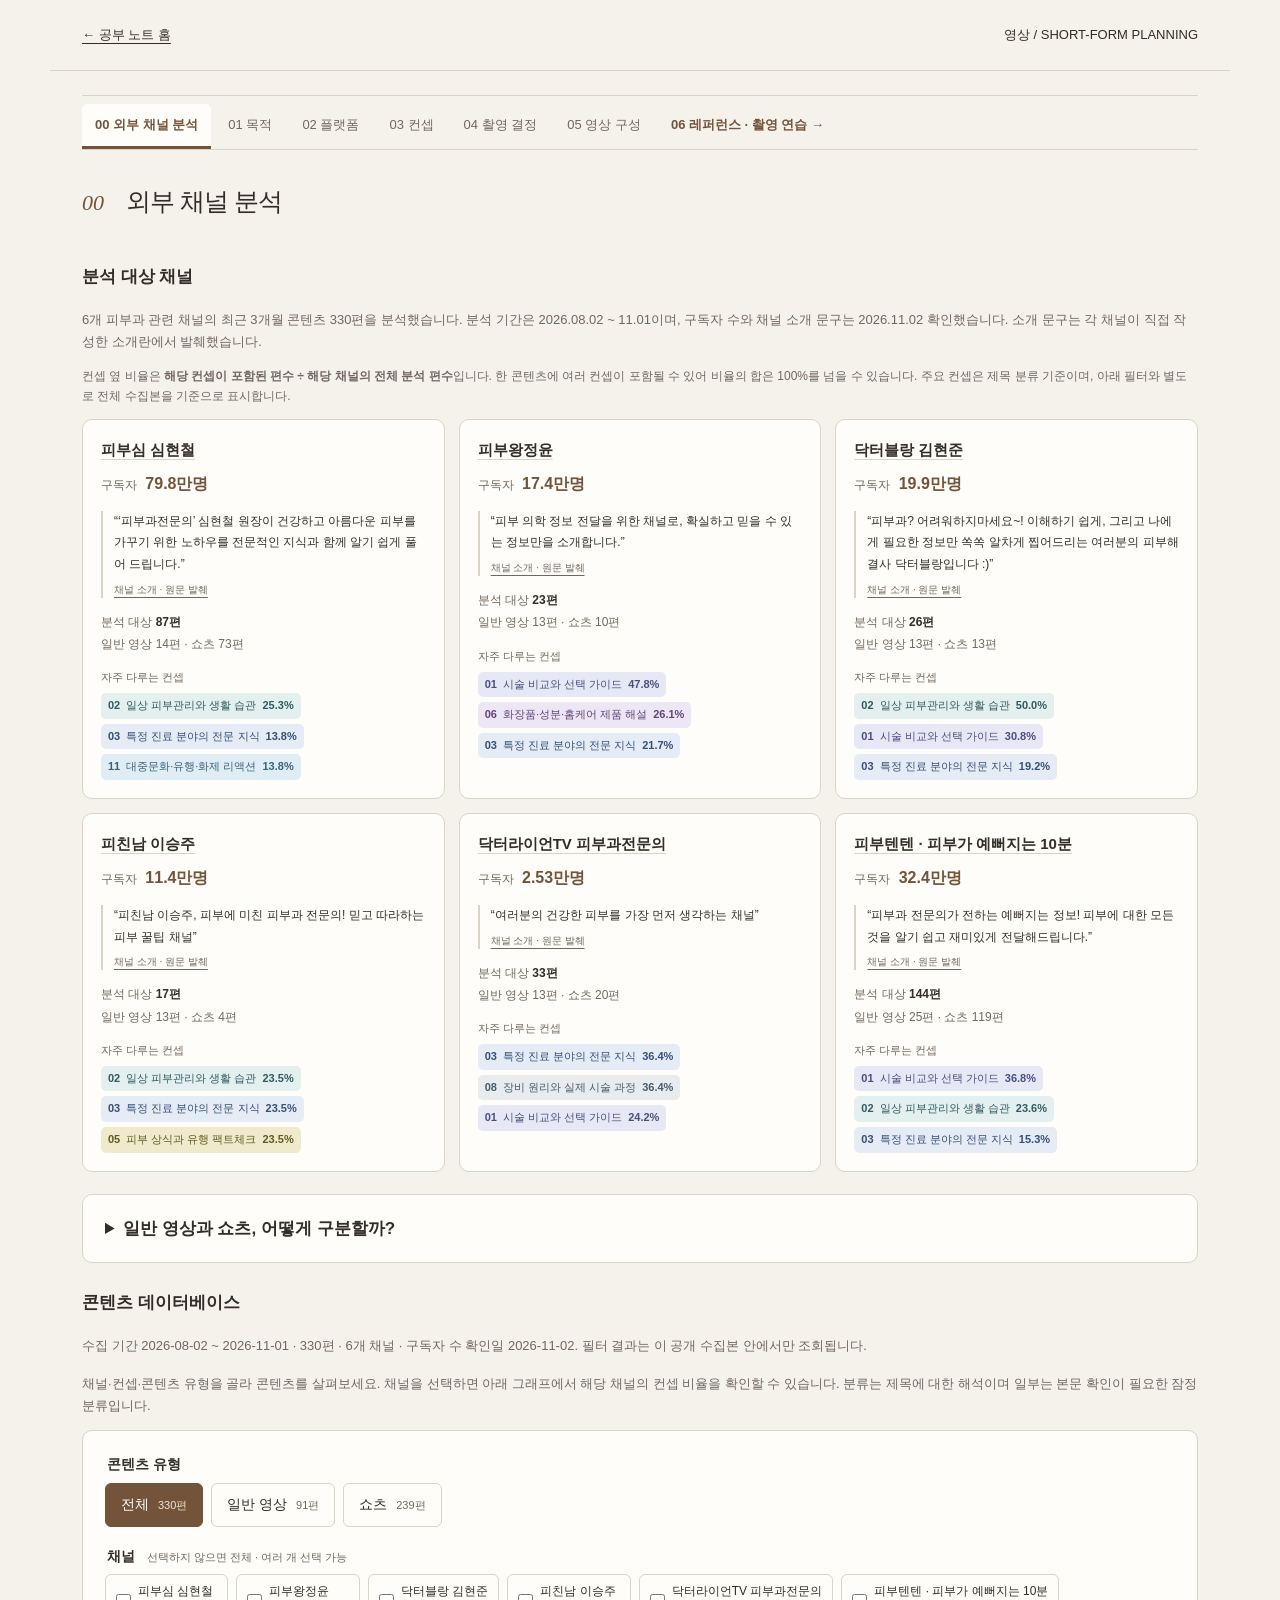
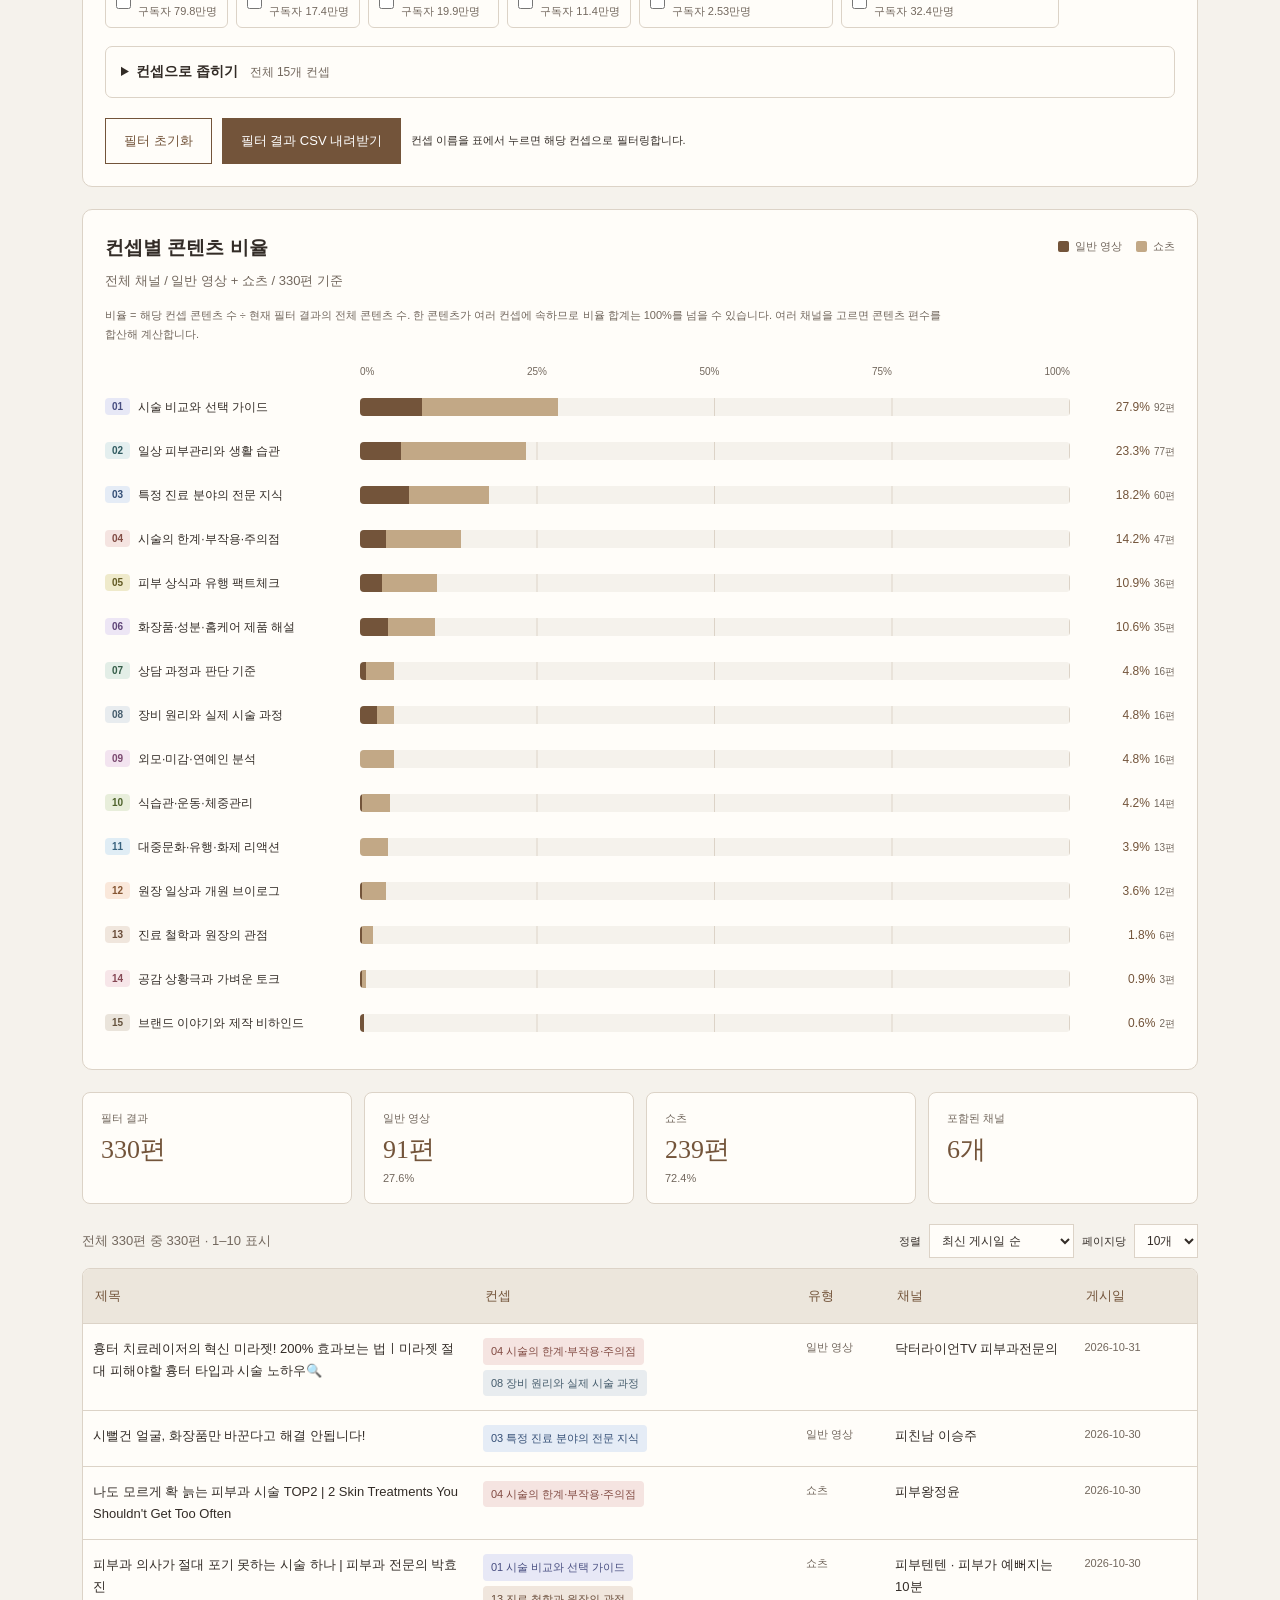
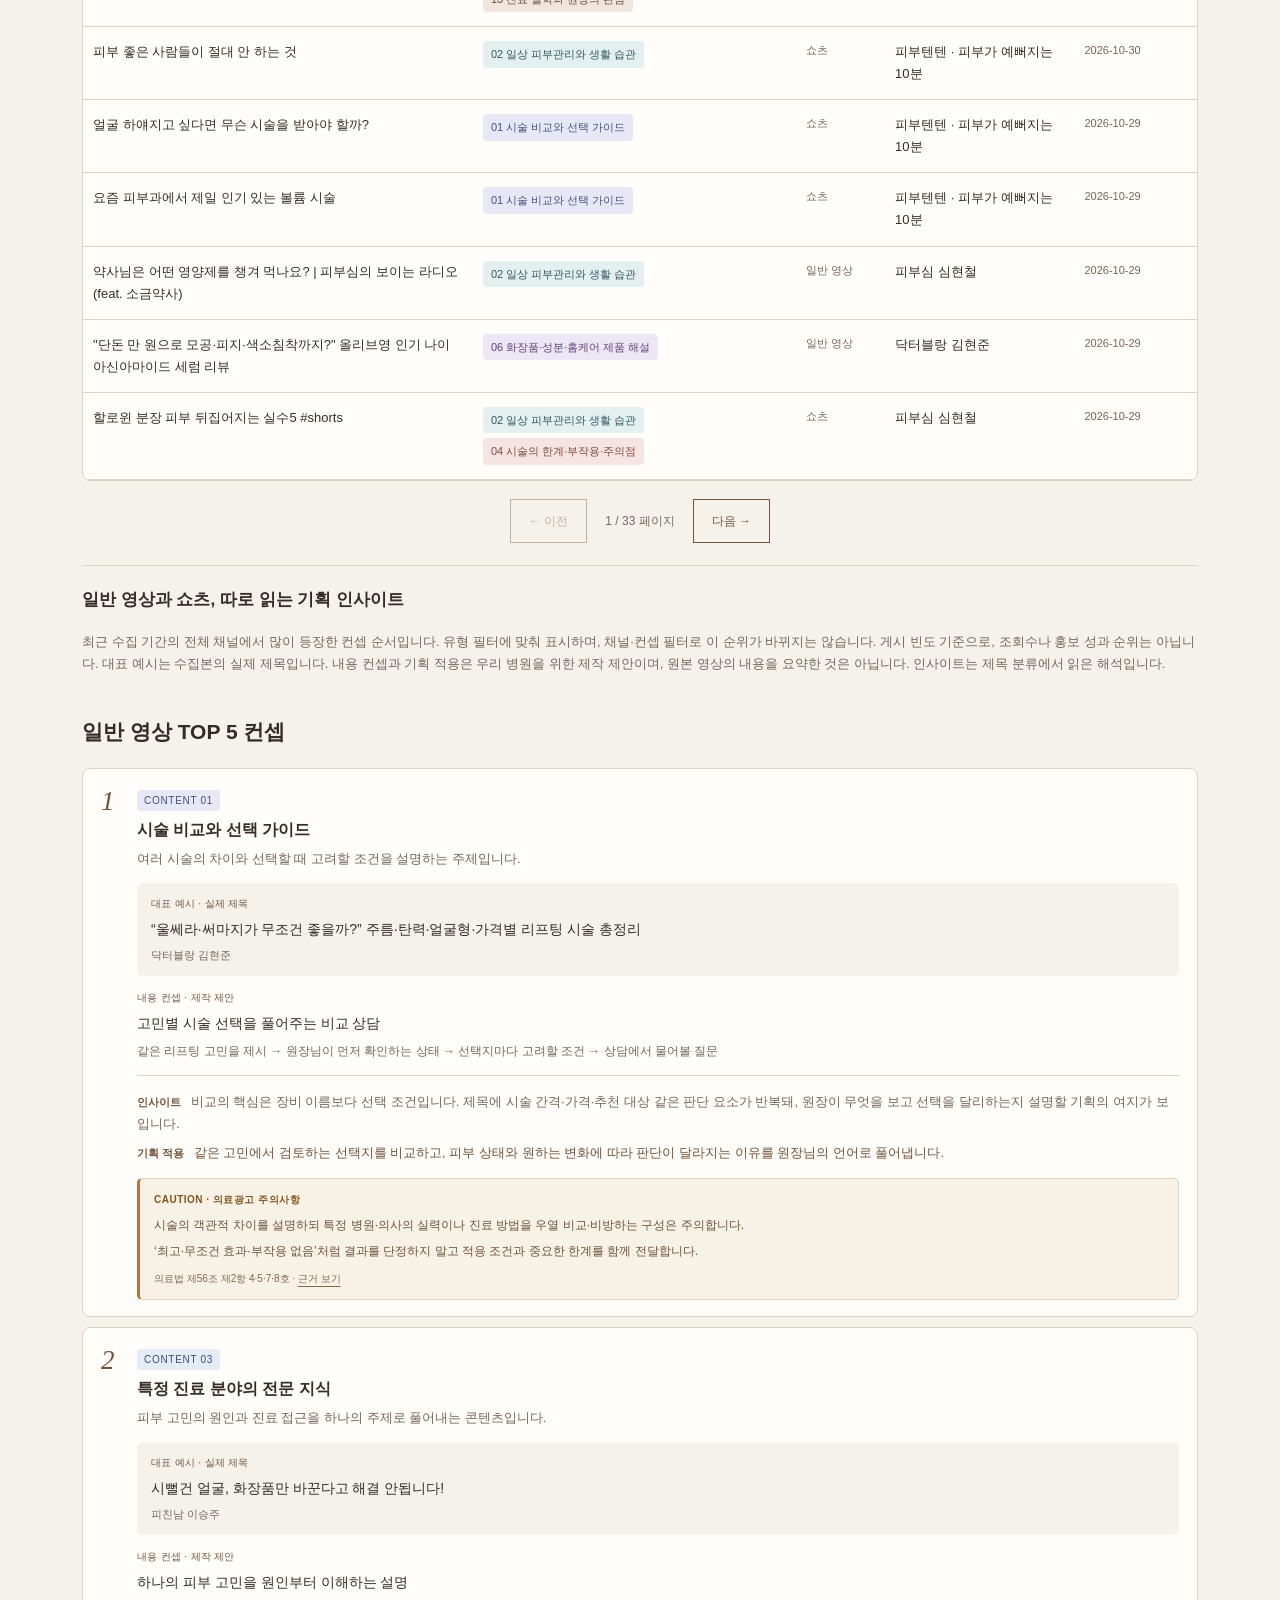
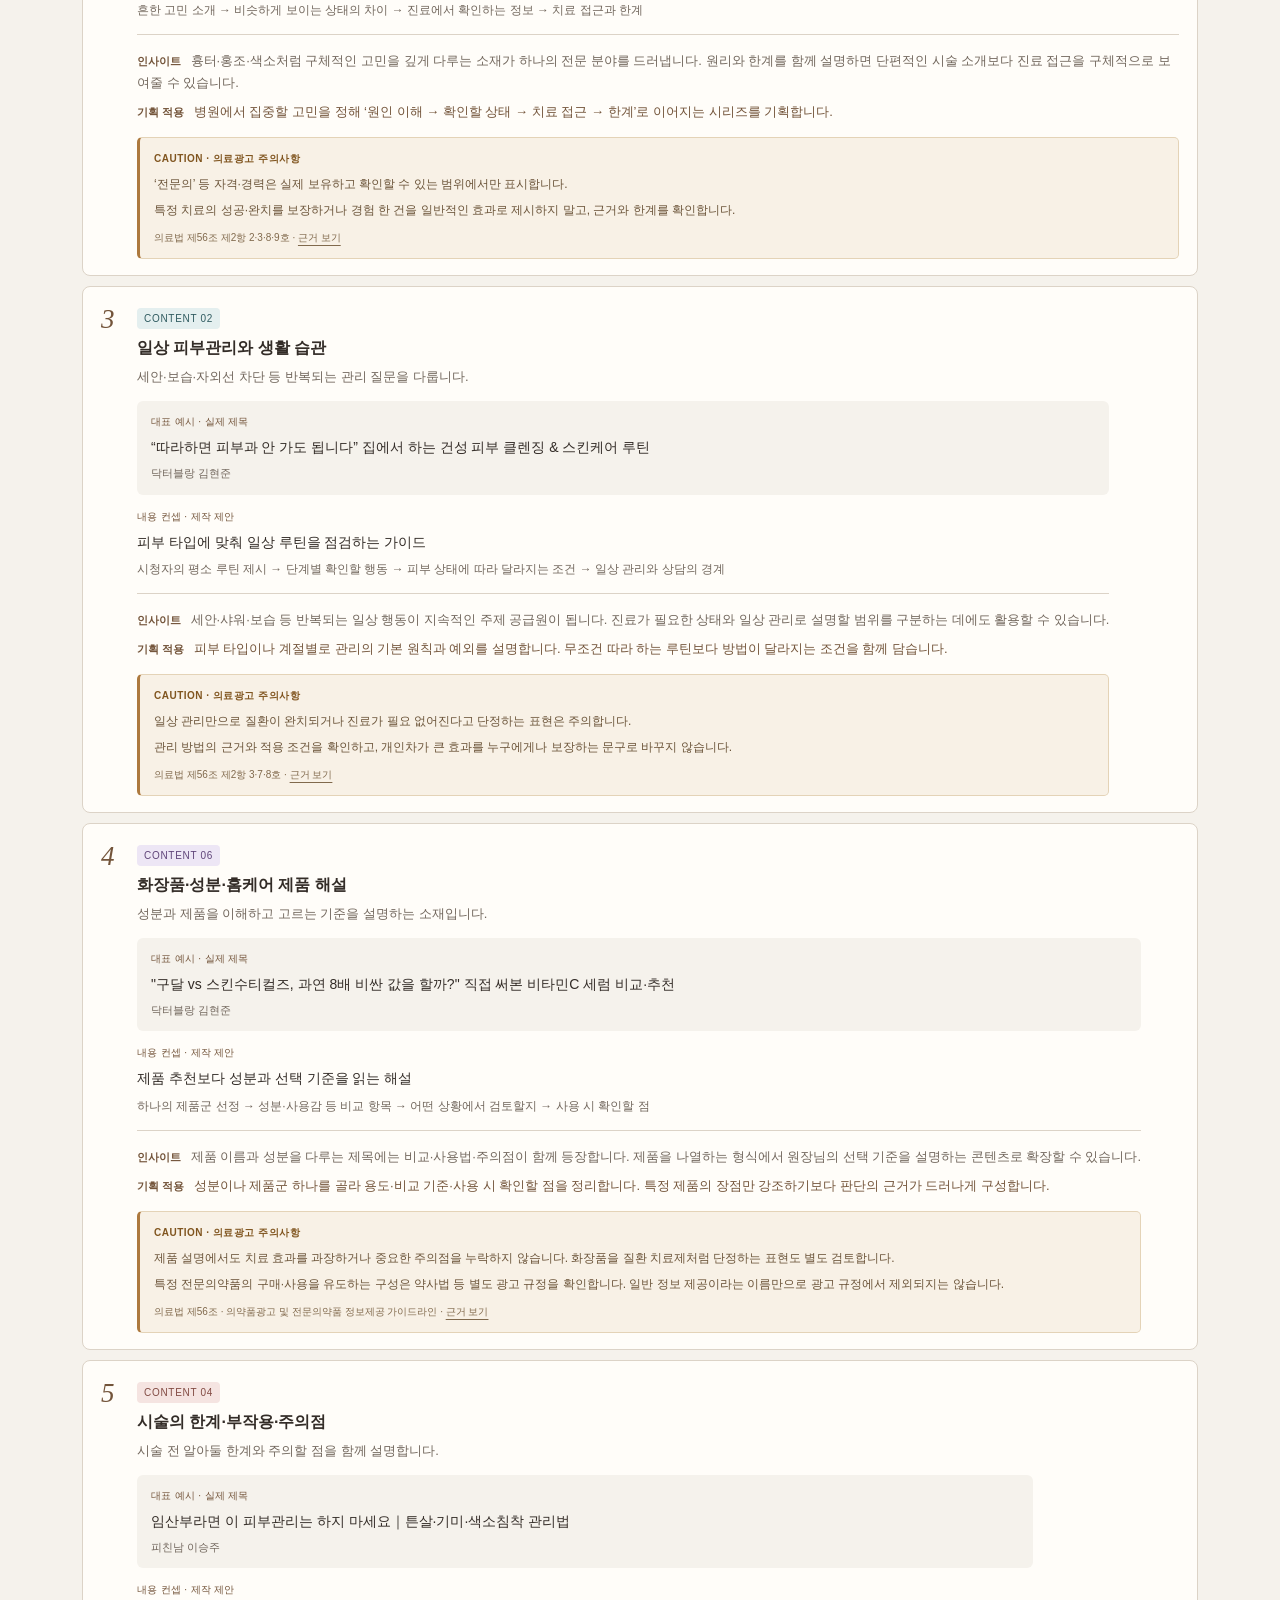
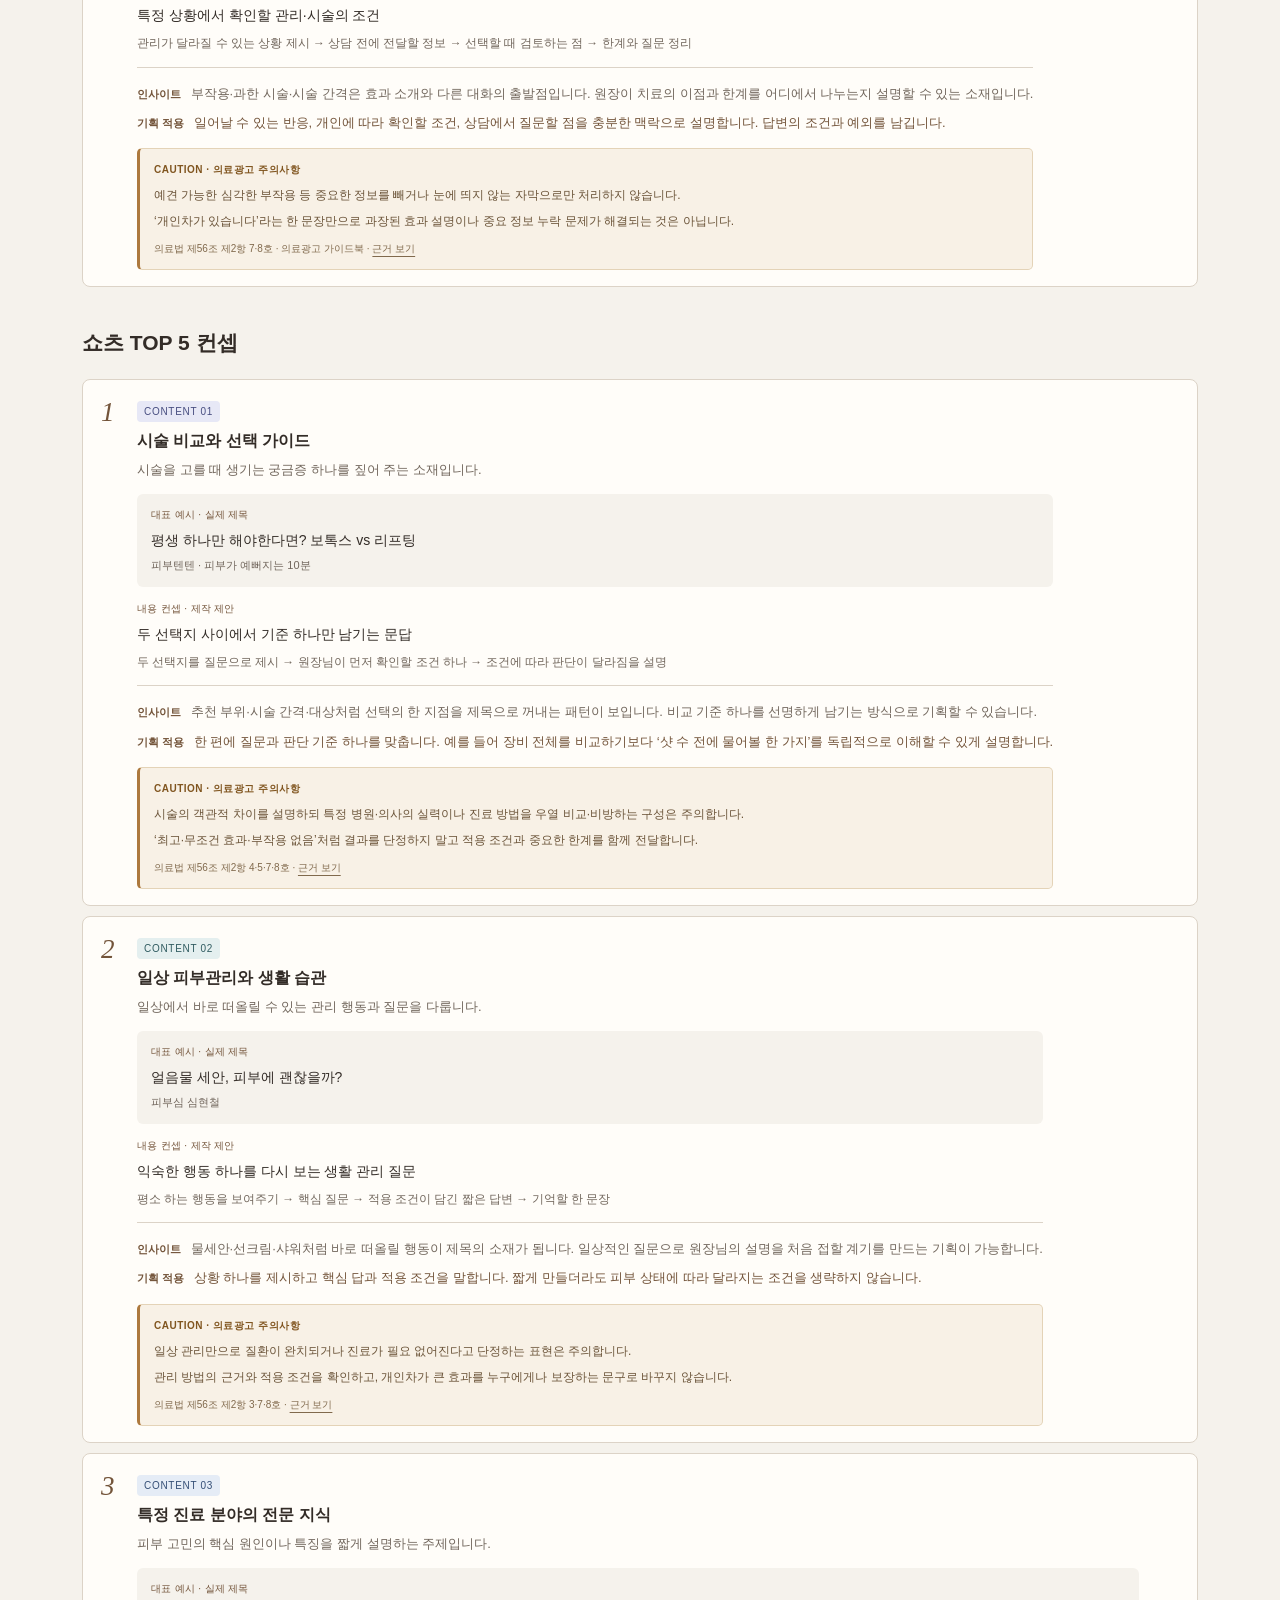
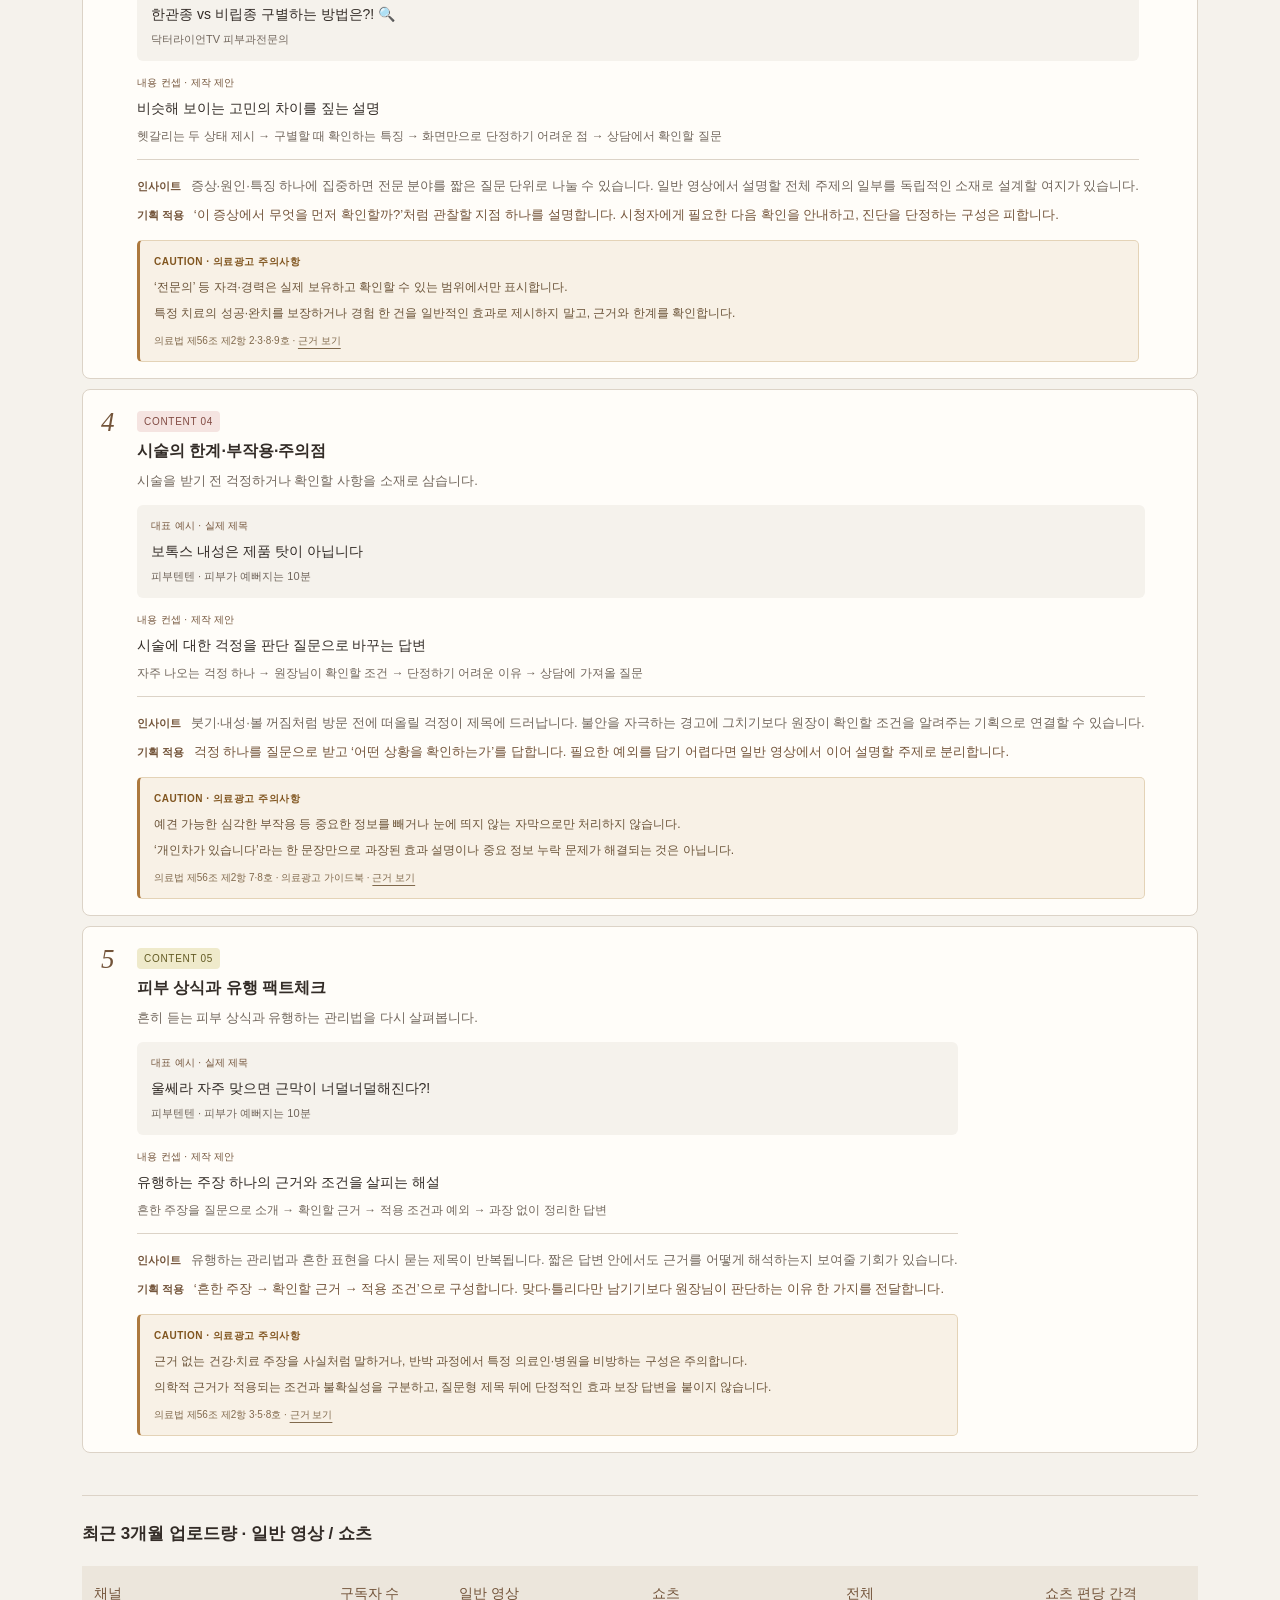
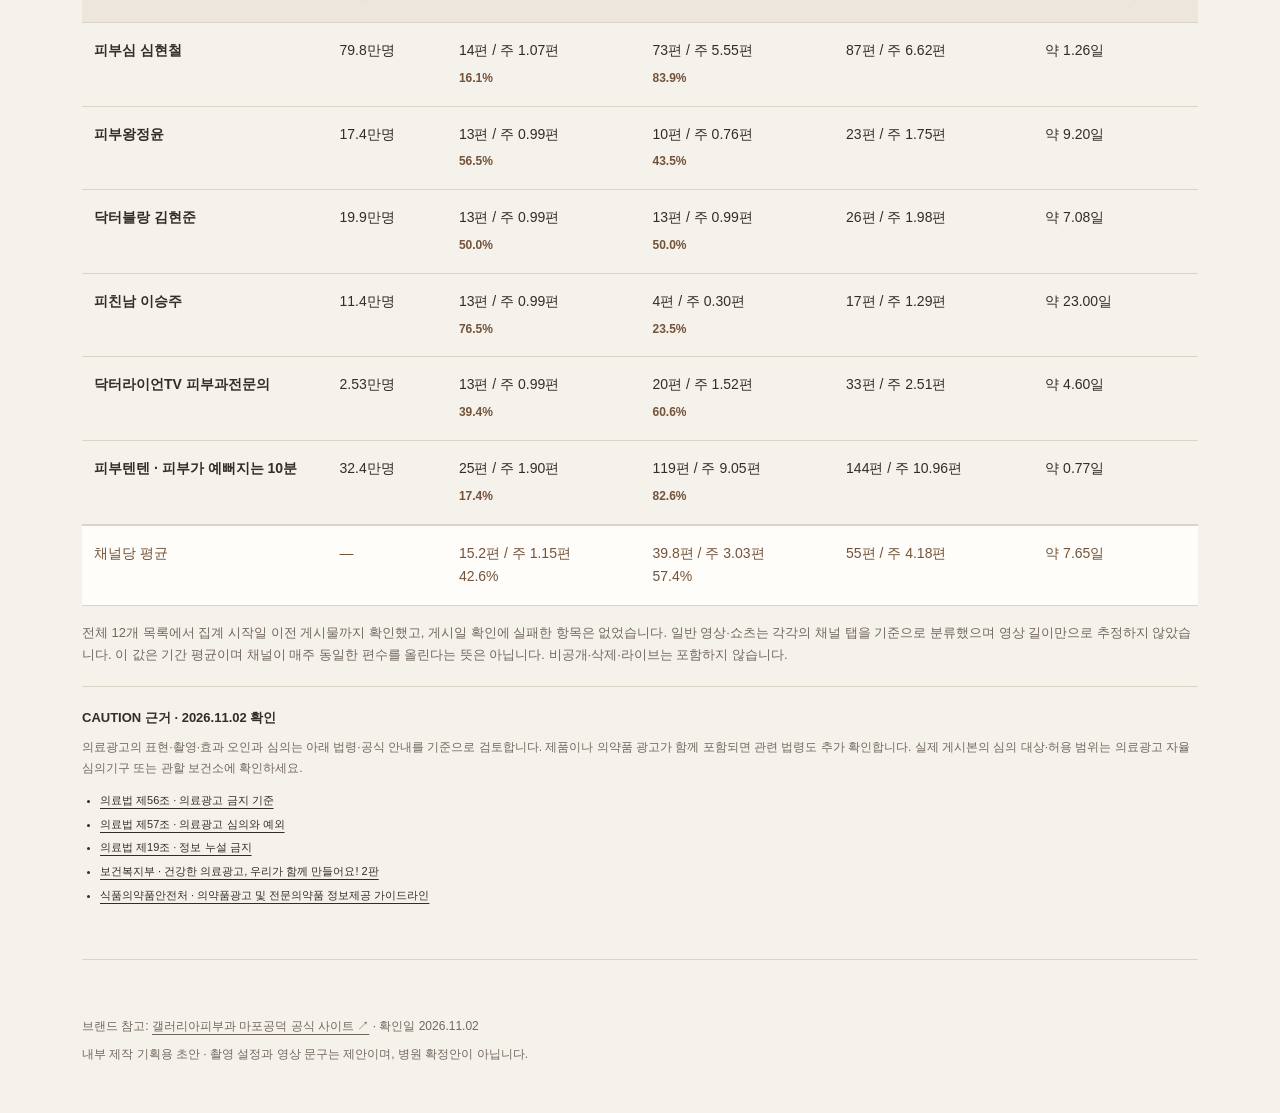
<file: video/index.html>
<!doctype html>
<html lang="ko">
<head>
<meta charset="utf-8"><meta name="viewport" content="width=device-width,initial-scale=1">
<title>영상 · 갤러리아 쇼츠 기획</title>
<style>
:root{--paper:#f5f2ec;--sheet:#fffdf9;--ink:#332c27;--muted:#72675d;--line:#dcd3c7;--accent:#73543a}*{box-sizing:border-box}body{margin:0;background:var(--paper);color:var(--ink);font-family:"Apple SD Gothic Neo","Malgun Gothic",sans-serif;line-height:1.7}a{color:inherit;text-underline-offset:4px}header,main,footer{max-width:1180px;margin:auto;padding:24px 32px}header{display:flex;justify-content:space-between;gap:20px;border-bottom:1px solid var(--line);font-size:13px}.eyebrow{font-size:11px;letter-spacing:.2em;color:var(--accent);text-transform:uppercase}h1,h2,h3,p{margin-top:0}h1{font-family:Georgia,"AppleMyungjo",serif;font-size:clamp(38px,6vw,72px);font-weight:400;letter-spacing:-.05em;line-height:1.18;margin-bottom:24px}h2{font-size:25px;font-weight:500;letter-spacing:-.04em}h3{font-size:17px}p{color:var(--muted)}.hero{display:grid;grid-template-columns:1fr;gap:64px;padding:56px 0}.intro{max-width:520px}.tags{display:flex;flex-wrap:wrap;gap:8px}.tags span,.badge{border:1px solid var(--line);padding:4px 10px;font-size:12px}.nav{display:flex;gap:24px;overflow:auto;border-block:1px solid var(--line);padding:16px 0;font-size:13px;white-space:nowrap}.nav a{text-decoration:none}section{padding:42px 0;border-bottom:1px solid var(--line);scroll-margin-top:20px}.section-head{display:flex;gap:22px;align-items:baseline}.num{font:italic 22px Georgia;color:var(--accent)}.grid{display:grid;grid-template-columns:repeat(3,1fr);gap:16px}.card{padding:24px;background:var(--sheet);border:1px solid var(--line)}.card p{font-size:14px;margin-bottom:0}.table-wrap{overflow:auto}table{border-collapse:collapse;width:100%;min-width:650px;font-size:14px}th,td{text-align:left;vertical-align:top;padding:16px 12px;border-bottom:1px solid var(--line)}th{font-weight:500;color:var(--accent);background:#ece6dc}td:first-child{width:16%;font-weight:600}td small{display:block;color:var(--muted)}.note{font-size:13px;margin-top:16px}.split{display:grid;grid-template-columns:1fr 1fr;gap:24px}label{display:block;font-size:13px;margin:18px 0 7px}input,textarea,select{width:100%;padding:12px;background:var(--sheet);border:1px solid var(--line);border-radius:0;font:inherit;color:var(--ink)}textarea{resize:vertical;min-height:110px}button{padding:11px 18px;background:var(--accent);color:white;border:1px solid var(--accent);font:inherit;cursor:pointer}button.secondary{background:transparent;color:var(--accent)}a:focus-visible,button:focus-visible,input:focus-visible,textarea:focus-visible,select:focus-visible{outline:2px solid var(--accent);outline-offset:4px}.actions{display:flex;gap:12px;align-items:center;flex-wrap:wrap;margin-top:24px}footer{font-size:12px;color:var(--muted);padding-bottom:40px}footer p{margin:8px 0}@media(max-width:760px){header,main,footer{padding-inline:20px}.hero{gap:30px;grid-template-columns:1fr;padding:36px 0}.grid,.split{grid-template-columns:1fr}.nav{gap:18px}.section-head{gap:14px}}@media print{button,.nav{display:none}.hero{padding:20px 0}section,.card{break-inside:avoid}body{background:white}}
details{border:1px solid var(--line);background:var(--sheet);margin:12px 0;padding:18px 22px}summary{cursor:pointer;font-weight:600}details p{margin:14px 0 0;font-size:15px}.recommend{border-left:3px solid var(--accent);background:#ece6dc;padding:20px 24px;margin-top:24px}.recommend p:last-child{margin-bottom:0}.sources{font-size:13px;color:var(--muted)}.sources li{margin:8px 0}
fieldset{min-width:0;border:0;padding:0;margin:28px 0}legend{font-size:18px;font-weight:600;margin-bottom:6px}.choices{display:grid;grid-template-columns:repeat(2,minmax(0,1fr));gap:12px}.choice{display:flex;align-items:flex-start;gap:12px;margin:0;padding:18px;border:1px solid var(--line);background:var(--sheet);cursor:pointer;font-size:15px}.choice:has(input:checked){border-color:var(--accent);background:#ece6dc;box-shadow:inset 0 0 0 1px var(--accent)}.choice input{width:18px;height:18px;flex:none;margin:4px 0 0;accent-color:var(--accent)}.choice small{display:block;color:var(--muted);font-weight:400;margin-top:4px}.survey{margin-top:28px;padding:24px;border:1px solid var(--line)}.survey .actions{margin-bottom:12px}@media(max-width:760px){.choices{grid-template-columns:1fr}.survey{padding:16px}}
.goal-card{border:1px solid var(--line);background:var(--sheet)}.goal-card .choice{border:0;background:transparent;box-shadow:none}.goal-card:has(input[type="checkbox"]:checked){border-color:var(--accent);background:#ece6dc}.priority{display:flex;align-items:center;gap:8px;margin:0 18px 16px;font-size:13px;cursor:pointer}.priority input{width:17px;height:17px;margin:0;accent-color:var(--accent)}.priority:has(input:disabled){opacity:.45;cursor:default}

.content-choices{gap:16px}.content-card{border-radius:12px;overflow:hidden;transition:border-color .15s,background .15s}.content-card .content-pick{padding:22px;display:block;position:relative;height:calc(100% - 64px)}.content-pick input,.content-bottom .priority input{position:absolute;opacity:0;width:1px;height:1px;pointer-events:none}.content-copy{display:block}.content-top{display:flex;align-items:center;justify-content:space-between;gap:12px;margin-bottom:16px}.content-top .eyebrow{font-size:10px}.content-card .pick-state{font-size:12px;border:1px solid var(--line);padding:2px 9px;border-radius:20px;color:var(--muted)}.pick-state::after{content:'＋ 선택'}.content-card:has(input[type="checkbox"]:checked) .pick-state{background:var(--accent);color:white;border-color:var(--accent)}.content-card:has(input[type="checkbox"]:checked) .pick-state::after{content:'✓ 선택됨'}.content-copy>strong{font-size:18px;letter-spacing:-.03em}.content-copy>small{margin-top:8px;min-height:44px}.content-example{display:block;font-size:12px;color:var(--accent);margin-top:18px;padding-top:12px;border-top:1px solid var(--line)}.content-bottom{padding:0 22px 18px}.content-bottom .priority{display:block;margin:0;position:relative}.content-bottom .priority span{display:block;border:1px solid var(--line);border-radius:6px;padding:8px 12px;text-align:center;background:var(--sheet);font-size:13px}.content-bottom .priority:has(input:checked) span{background:var(--accent);border-color:var(--accent);color:white}.content-card:has(input[type="radio"]:checked){box-shadow:inset 0 0 0 1px var(--accent)}.content-pick:has(input:focus-visible),.priority:has(input:focus-visible) span{outline:2px solid var(--accent);outline-offset:-3px}.content-count{font-size:13px;color:var(--accent);margin:12px 0}.content-bottom .priority:has(input:disabled){opacity:.4}.content-card .content-pick{height:auto}.content-card:has(input:checked) .pick-state::after{content:'✓ 선택됨'}

.content-status{display:flex;flex-direction:column;align-items:flex-end;gap:6px;flex-shrink:0;min-height:52px}.content-top{align-items:flex-start}.content-card .content-pick{height:100%;padding-bottom:22px}

/* 카드 선택 영역의 세로 간격 */
.content-card .content-pick{padding:16px 18px}.content-top{margin-bottom:10px}.content-status{min-height:0;gap:3px}.content-copy>small{min-height:0;margin-top:5px}.content-example{margin-top:12px;padding-top:8px}.content-choices{gap:12px}.card{padding:18px 20px}
.content-reference{display:block;font-size:11px;color:var(--muted);margin-top:6px}.channel-research{margin-top:20px}.channel-research table{font-size:13px}.channel-research summary{font-size:14px}

.example-label{display:block;font-size:10px;color:var(--muted);margin-bottom:6px}.example-titles{display:grid;gap:5px;counter-reset:example}.example-titles>span{display:block;padding-left:19px;position:relative;font-size:12px;line-height:1.6}.example-titles>span::before{counter-increment:example;content:counter(example) ".";position:absolute;left:0;color:var(--muted)}
.channel-concepts{list-style:none;margin:0;padding:0;display:grid;gap:7px}.channel-concepts li{padding:5px 9px;border:1px solid var(--line);background:var(--sheet);font-size:12px;line-height:1.5}.channel-sources{font-size:11px;margin-top:10px;color:var(--muted)}

.concept-color-12{--concept-bg:#f0e6dd;--concept-ink:#684b38}.concept-color-2{--concept-bg:#e5ecf6;--concept-ink:#354f76}.concept-color-6{--concept-bg:#e3eee7;--concept-ink:#355d48}.concept-color-1{--concept-bg:#e4efef;--concept-ink:#305b60}.concept-color-5{--concept-bg:#ede6f5;--concept-ink:#604579}.concept-color-0{--concept-bg:#e7e8f6;--concept-ink:#484e80}.concept-color-3{--concept-bg:#f5e4e1;--concept-ink:#824b43}.concept-color-4{--concept-bg:#efeacb;--concept-ink:#625a23}.concept-color-7{--concept-bg:#e8ecef;--concept-ink:#455c6c}
.channel-concepts li{display:flex;align-items:flex-start;gap:8px;background:var(--concept-bg);color:var(--concept-ink);border-color:var(--concept-ink);border-color:color-mix(in srgb,var(--concept-ink) 25%,transparent)}.concept-number{font-weight:700;font-variant-numeric:tabular-nums;flex-shrink:0}.content-card .content-top>.eyebrow{background:var(--concept-bg);color:var(--concept-ink);padding:3px 8px;border-radius:4px;font-weight:600}

.channel-insights{border-top:1px solid var(--line);margin-top:22px;padding-top:20px}.channel-insights h3{margin-bottom:8px}.insight-grid{display:grid;grid-template-columns:repeat(2,minmax(0,1fr));gap:18px 24px;margin-top:18px}.insight-grid article{border-left:2px solid var(--line);padding-left:14px}.insight-grid h4{font-size:15px;line-height:1.5;margin:6px 0 8px}.insight-grid p{font-size:13px;margin:8px 0}.insight-grid .insight-apply{color:var(--accent)}@media(max-width:760px){.insight-grid{grid-template-columns:1fr}}
.channel-workload{margin-top:30px;padding-top:24px;border-top:1px solid var(--line)}.channel-workload tfoot th{border-top:2px solid var(--line);background:var(--sheet)}

.channel-example-group+ .channel-example-group{margin-top:16px}.channel-example-group>strong{font-size:12px;color:var(--accent)}.channel-example-group ul{list-style:none;padding:0;margin:6px 0;display:grid;gap:8px}.channel-example-group li{font-size:12px;line-height:1.6;overflow-wrap:anywhere}.example-kind{color:var(--muted);white-space:nowrap}.channel-research th:nth-child(2){width:52%}.channel-research td:nth-child(2){min-width:280px}

.channel-title-analysis{padding:0;margin:16px 0;background:var(--sheet);border:1px solid var(--line);border-radius:8px;overflow:hidden}.channel-title-analysis>summary{padding:16px 18px;font-size:16px}.sample-size{display:inline-block;color:var(--muted);font-size:12px;font-weight:400;margin-left:10px}.channel-title-analysis>.note{padding:0 18px 12px}.channel-concept-overview{padding:0 18px 16px}.channel-concept-overview>span{display:block;font-size:12px;color:var(--muted);margin-bottom:8px}.channel-concept-overview .channel-concepts{display:flex;flex-wrap:wrap;gap:6px}.channel-title-analysis .title-mapping-table{min-width:680px;font-size:13px}.channel-title-analysis .title-mapping-table th:first-child,.channel-title-analysis .title-mapping-table td:first-child{width:9%;white-space:nowrap}.channel-title-analysis .title-mapping-table th:nth-child(2){width:53%}.channel-title-analysis .title-mapping-table th:last-child{width:38%}.source-title{overflow-wrap:anywhere}.unmapped-concept{display:block;font-size:12px;color:var(--muted);background:var(--paper);padding:7px 9px;border-radius:4px}.channel-title-analysis .channel-concepts{gap:5px}.channel-title-analysis .channel-concepts li{font-size:11px}.title-mapping-table tr[data-format="shorts"]:first-of-type td{border-top:2px solid var(--line)}
.concept-color-9{--concept-bg:#e8eedb;--concept-ink:#4e622b}.concept-color-11{--concept-bg:#fae8db;--concept-ink:#855532}.concept-color-8{--concept-bg:#f3e4f0;--concept-ink:#7b4970}.concept-color-10{--concept-bg:#e0edf5;--concept-ink:#38627d}.concept-color-13{--concept-bg:#f7e6e9;--concept-ink:#854653}.concept-color-14{--concept-bg:#eae4db;--concept-ink:#65533e}.tentative-map{display:block;font-size:11px;color:var(--muted);margin-top:5px}

.channel-title-analysis .title-mapping-table{min-width:800px}.channel-title-analysis .title-mapping-table th:first-child,.channel-title-analysis .title-mapping-table td:first-child{width:8%}.channel-title-analysis .title-mapping-table th:nth-child(2){width:12%}.channel-title-analysis .title-mapping-table th:nth-child(3){width:46%}.channel-title-analysis .title-mapping-table th:last-child{width:34%}.channel-title-analysis .title-mapping-table td:nth-child(2){min-width:0;white-space:nowrap}.published-date{font-variant-numeric:tabular-nums;color:var(--muted);font-size:11px}.upload-frequency td:first-child{width:22%}
.format-ratio{display:inline-block;margin-top:5px;font-size:12px;font-weight:600;color:var(--accent)}
.subscriber-count{display:inline-block;font-size:12px;font-weight:500;color:var(--accent);margin-left:10px}.subscriber-cell{white-space:nowrap;font-variant-numeric:tabular-nums}

/* External-channel database */
.visually-hidden{position:absolute;width:1px;height:1px;overflow:hidden;clip-path:inset(50%);white-space:nowrap}.db-panel{border:1px solid var(--line);background:var(--sheet);padding:22px;border-radius:10px}.db-filter-grid{display:grid;grid-template-columns:repeat(4,minmax(0,1fr));gap:14px}.db-filter-grid .db-wide{grid-column:span 2}.db-filter-grid label{margin:0 0 6px}.db-filter-grid input,.db-filter-grid select{min-width:0;font-size:14px}.db-fieldset{margin:20px 0}.db-fieldset legend{font-size:14px}.db-help{font-size:11px;font-weight:400;color:var(--muted);margin-left:8px}.db-chips{display:flex;flex-wrap:wrap;gap:8px}.db-chip{display:flex;align-items:center;gap:7px;font-size:12px;margin:0;padding:7px 10px;border:1px solid var(--line);border-radius:6px;cursor:pointer;line-height:1.5}.db-chip input{width:15px;height:15px;flex:none;margin:0;accent-color:var(--accent)}.db-chip:has(input:checked){background:var(--concept-bg,#ece6dc);color:var(--concept-ink,var(--accent));border-color:var(--concept-ink,var(--accent))}.db-concept-picker{margin:18px 0 0;background:transparent;padding:13px 15px;border-radius:7px}.db-concept-picker summary{font-size:14px}.db-concept-picker summary span{font-weight:400;font-size:12px;color:var(--muted);margin-left:8px}.db-concept-picker .db-chips{margin-top:14px}.db-concept-mode{display:flex;align-items:center;gap:12px;margin-top:14px}.db-concept-mode label{margin:0;font-size:12px}.db-concept-mode select{width:auto;max-width:100%;font-size:12px;padding:8px}.db-actions{display:flex;align-items:center;flex-wrap:wrap;gap:10px;margin-top:20px}.db-actions button{font-size:13px}.db-actions .note{font-size:11px;margin:0}.db-error{color:#963e30;font-size:13px;margin:12px 0 0}.db-stats{display:grid;grid-template-columns:repeat(4,minmax(0,1fr));gap:12px;margin:20px 0}.db-stats>div{padding:16px 18px;border:1px solid var(--line);background:var(--sheet);border-radius:8px}.db-stats span,.db-stats small{display:block;font-size:11px;color:var(--muted)}.db-stats strong{display:block;font:500 26px Georgia,serif;line-height:1.4;color:var(--accent);margin-top:4px}.db-result-toolbar{display:flex;align-items:center;justify-content:space-between;gap:16px;margin:18px 0 10px}.db-result-toolbar p{margin:0;font-size:13px}.db-result-toolbar>div{display:flex;gap:8px;align-items:center}.db-result-toolbar label{margin:0;font-size:11px;white-space:nowrap}.db-result-toolbar select{width:auto;font-size:12px;padding:8px}.db-table-wrap{border:1px solid var(--line);border-radius:8px;background:var(--sheet)}.channel-research .db-table{min-width:0;table-layout:fixed;font-size:13px}.channel-research .db-table th:nth-child(1),.channel-research .db-table td:nth-child(1){width:35%;}.channel-research .db-table th:nth-child(2),.channel-research .db-table td:nth-child(2){width:29%;}.channel-research .db-table th:nth-child(3),.channel-research .db-table td:nth-child(3){width:8%;}.channel-research .db-table th:nth-child(4),.channel-research .db-table td:nth-child(4){width:17%;}.channel-research .db-table th:nth-child(5),.channel-research .db-table td:nth-child(5){width:11%;}.channel-research .db-table td:nth-child(2){min-width:0}.db-table td{padding:14px 10px;overflow-wrap:anywhere;font-weight:400}.db-table td:nth-child(3),.db-table td:nth-child(5){white-space:nowrap;font-size:11px;color:var(--muted)}.db-concept-tags{display:flex;flex-wrap:wrap;gap:5px}.db-concept-tag{font-size:11px;font-family:inherit;font-weight:400;color:var(--concept-ink);background:var(--concept-bg);border:1px solid transparent;border-radius:4px;padding:4px 7px;line-height:1.5;text-align:left}.db-concept-tag:hover{border-color:var(--concept-ink)}.db-empty{text-align:center;color:var(--muted);padding:38px!important}.db-pagination{display:flex;align-items:center;justify-content:center;gap:18px;margin:18px 0}.db-pagination button{font-size:12px}.db-pagination span{font-size:12px;color:var(--muted)}button:disabled{opacity:.4;cursor:default}@media(max-width:760px){.db-panel{padding:16px}.db-filter-grid{grid-template-columns:repeat(2,minmax(0,1fr))}.db-stats{grid-template-columns:repeat(2,minmax(0,1fr))}.db-result-toolbar{align-items:flex-start;flex-direction:column}.db-result-toolbar>div{flex-wrap:wrap}.db-concept-mode{align-items:flex-start;flex-direction:column}.db-help{display:block;margin:3px 0}.db-stats strong{font-size:23px}}@media print{.db-panel,.db-result-toolbar,.db-pagination{display:none}.db-table-wrap{overflow:visible}.channel-research .db-table{min-width:0}}

.db-panel .db-fieldset{margin:0 0 18px}.db-chart{margin:22px 0;border:1px solid var(--line);border-radius:10px;background:var(--sheet);padding:22px}.db-chart-header{display:flex;align-items:flex-start;justify-content:space-between;gap:16px}.db-chart-header h3{font-size:19px;margin:0}.db-chart-header .note{margin:6px 0 0}.db-chart-legend{display:flex;flex-wrap:wrap;gap:14px;font-size:11px;color:var(--muted);padding-top:5px}.db-chart-legend span{display:flex;align-items:center;gap:6px}.db-chart-legend i{display:block;width:11px;height:11px;border-radius:2px}.db-legend-video{background:#73543a}.db-legend-shorts{background:#c2a886}.db-chart-explanation{font-size:11px;max-width:850px;margin:14px 0 20px}.db-chart-axis{display:flex;justify-content:space-between;margin:0 105px 7px 255px;font-size:10px;color:var(--muted)}.db-chart-row{display:grid;grid-template-columns:245px minmax(0,1fr) 95px;gap:10px;align-items:center;min-height:39px;margin:5px 0}.db-chart-name{display:flex;align-items:flex-start;gap:8px;background:transparent;border:0;color:var(--ink);padding:4px 0;font-size:12px;text-align:left;line-height:1.5}.db-chart-number{display:inline-block;min-width:25px;padding:1px 4px;border-radius:4px;background:var(--concept-bg);color:var(--concept-ink);text-align:center;font-size:10px;font-weight:600}.db-chart-track{display:flex;height:18px;border-radius:4px;overflow:hidden;background-color:var(--paper);background-image:linear-gradient(to right,transparent calc(100% - 1px),var(--line) 0);background-size:25% 100%}.db-chart-video,.db-chart-shorts{height:100%;display:block;transition:width .2s}.db-chart-video{background:#73543a}.db-chart-shorts{background:#c2a886}.db-chart-value{font-size:12px;text-align:right;font-variant-numeric:tabular-nums;white-space:nowrap;color:var(--accent)}.db-chart-value small{font-size:10px;color:var(--muted);margin-left:4px}.db-chart-row.is-zero{opacity:.5}@media(max-width:760px){.db-chart{padding:16px}.db-chart-header{flex-direction:column;gap:10px}.db-chart-row{grid-template-columns:minmax(0,1fr) 90px;gap:5px 10px;margin:13px 0}.db-chart-name{grid-column:1;grid-row:1}.db-chart-value{grid-column:2;grid-row:1}.db-chart-track{grid-column:1/-1;grid-row:2;height:16px}.db-chart-axis{display:none}}@media(prefers-reduced-motion:reduce){.db-chart-video,.db-chart-shorts{transition:none}}

.insight-takeaway{padding:20px 22px;border:1px solid var(--line);border-left:3px solid var(--accent);background:var(--sheet);margin:20px 0}.insight-takeaway .eyebrow{margin:0 0 8px}.insight-takeaway strong{font-size:18px;font-weight:500;line-height:1.7}.insight-takeaway>p:last-child{font-size:12px;margin:10px 0 0}.insight-grid .quantified-insight{border:1px solid var(--line);border-radius:8px;background:var(--sheet);padding:18px}.quantified-insight .eyebrow{font-size:10px;letter-spacing:.1em}.insight-grid .quantified-insight h4{font-size:17px;line-height:1.6;margin:8px 0 14px}.insight-grid .insight-evidence{background:var(--paper);padding:12px;border-radius:5px;color:var(--ink)}.quantified-insight p>b{font-size:11px;color:var(--accent);margin-right:4px}.insight-next{margin-top:24px;padding:18px 20px;border-top:1px solid var(--line)}.insight-next h4{margin:0 0 10px;font-size:16px}.insight-next p{font-size:13px;margin:8px 0}

.db-format-options{display:flex;flex-wrap:wrap;gap:8px}.db-format-options label{position:relative;margin:0;cursor:pointer}.db-format-options input{position:absolute;opacity:0;width:1px;height:1px}.db-format-options label>span{display:block;padding:9px 15px;border:1px solid var(--line);border-radius:6px;font-size:14px}.db-format-options small{font-size:11px;margin-left:5px;color:var(--muted)}.db-format-options input:checked+span{background:var(--accent);color:white;border-color:var(--accent)}.db-format-options input:checked+span small{color:#eee6dd}.db-format-options input:focus-visible+span{outline:2px solid var(--accent);outline-offset:3px}.format-insight{padding:26px 0 12px;border-bottom:0}.format-insight[hidden]{display:none}.format-insight-heading{display:flex;align-items:center;gap:12px}.format-insight-heading h4{font-size:21px;margin:0}.format-comparison{font-size:13px}.db-chart-legend span[hidden]{display:none}

.db-channel-subscribers{display:block;font-size:11px;line-height:1.5;color:var(--muted);margin-top:3px}#db-channels .db-chip{align-items:center}

.insight-top-five{list-style:none;margin:18px 0 0;padding:0;display:grid;gap:10px}.insight-top-five li{display:flex;align-items:flex-start;gap:16px;padding:16px 18px;border:1px solid var(--line);background:var(--sheet);border-radius:8px}.insight-rank{font:italic 27px Georgia,serif;color:var(--accent);line-height:1.2;min-width:20px}.insight-concept-tag{display:inline-block;background:var(--concept-bg);color:var(--concept-ink);padding:2px 7px;font-size:10px;letter-spacing:.07em;border-radius:4px;margin-bottom:5px}.insight-top-five strong{display:block;font-size:16px;font-weight:600}.insight-top-five p{font-size:13px;line-height:1.7;margin:5px 0 0}

.top-concept-insight{margin-top:12px;padding-top:8px;border-top:1px solid var(--line)}.insight-top-five .top-concept-insight p{margin:7px 0;font-size:13px}.top-concept-insight b{display:inline-block;color:var(--accent);font-size:11px;margin-right:6px}.insight-top-five .top-concept-insight .insight-apply{color:var(--accent)}

.top-representative{margin-top:13px;padding:12px 14px;border-radius:6px;background:var(--paper)}.top-detail-label{display:block;font-size:10px;letter-spacing:.03em;color:var(--accent);margin-bottom:6px}.insight-top-five .representative-title{font-size:14px;color:var(--ink);line-height:1.6;margin:0}.top-representative>small{display:block;font-size:11px;color:var(--muted);margin-top:5px}.top-content-concept{margin-top:13px}.insight-top-five .top-content-concept>strong{font-size:14px;font-weight:500}.insight-top-five .top-content-concept>p{font-size:12px;color:var(--muted);line-height:1.8;margin-top:5px}

.concept-caution{margin:0 18px 16px;padding:12px 14px;border:1px solid #e4d3b7;border-left:3px solid #ad793e;border-radius:5px;background:#f8f1e6}.caution-heading{display:block;color:#80551f;font-size:10px;font-weight:700;letter-spacing:.05em;margin-bottom:7px}.concept-caution p,.insight-top-five .concept-caution p{font-size:12px;line-height:1.75;color:#6b5439;margin:5px 0}.concept-caution>small{display:block;font-size:10px;line-height:1.7;color:#80694c;margin-top:8px}.concept-caution a{color:inherit}.content-card .content-pick{height:auto}.insight-top-five .concept-caution{margin:14px 0 0}.medical-ad-common{padding:14px 16px;border:1px solid var(--line);border-radius:6px;background:var(--sheet);margin:15px 0}.medical-ad-common>strong,.medical-ad-sources>strong{font-size:13px;font-weight:600}.medical-ad-common p,.medical-ad-sources p{font-size:12px;line-height:1.8;margin:6px 0;color:var(--muted)}.medical-ad-sources{margin-top:20px;padding-top:16px;border-top:1px solid var(--line);scroll-margin-top:25px}.medical-ad-sources ul{font-size:11px;line-height:1.8;padding-left:18px}.medical-ad-sources li{margin:4px 0}

/* One topic at a time; contents stay mounted to preserve questionnaire and filters. */
.page-tabs{position:sticky;top:0;z-index:10;gap:4px;padding:8px 0 0;background:var(--paper);scrollbar-width:thin;isolation:isolate}.page-tabs [role="tab"]{flex:none;border:0;border-bottom:3px solid transparent;border-radius:5px 5px 0 0;background:transparent;color:var(--muted);font-size:13px;line-height:1.5;padding:11px 13px;white-space:nowrap}.page-tabs [role="tab"][aria-selected="true"]{background:var(--sheet);border-bottom-color:var(--accent);color:var(--accent);font-weight:600}.page-tabs [role="tab"]:hover{color:var(--ink);background:var(--sheet)}.page-tabs [role="tab"]:focus-visible{outline:2px solid var(--accent);outline-offset:-3px}.page-tab-panel{padding-top:30px;scroll-margin-top:82px}.page-tab-panel[hidden]{display:none}.page-tab-panel:focus-visible{outline:1px solid var(--line);outline-offset:5px}@media(max-width:760px){.page-tabs [role="tab"]{font-size:12px;padding:10px 12px}.page-tab-panel{padding-top:24px}}@media print{.page-tabs{display:none}}
#medical-ad-sources,#survey{scroll-margin-top:82px}
.format-guide{margin-bottom:26px;padding:20px 22px;border:1px solid var(--line);border-radius:10px;background:var(--sheet)}.format-guide p{font-size:13px;margin-bottom:12px}.format-guide h4{font-size:14px;margin:20px 0 0}.format-guide .sources{font-size:12px;margin-bottom:0}.channel-research .format-duration-table{min-width:620px;font-variant-numeric:tabular-nums}.channel-research .format-duration-table th{width:auto}.channel-research .format-duration-table td:nth-child(2){min-width:0}.format-duration-table tbody th{background:transparent;color:var(--ink)}@media(max-width:760px){.format-guide{padding:16px}}
.channel-overview{margin-bottom:22px}.channel-overview>.note{margin-top:8px}.channel-profile-grid{display:grid;grid-template-columns:repeat(3,minmax(0,1fr));gap:14px}.channel-profile{padding:18px;border:1px solid var(--line);border-radius:10px;background:var(--sheet)}.channel-profile h4{font-size:15px;line-height:1.6;margin:0 0 8px;overflow-wrap:anywhere}.channel-profile h4 a{text-decoration-thickness:1px;text-decoration-color:var(--line)}.channel-profile p{font-size:12px;margin:0}.channel-profile-subscribers strong{color:var(--accent);font-size:16px;margin-left:5px}.channel-profile .channel-profile-volume{margin-top:12px}.channel-profile-volume strong{color:var(--ink)}.channel-profile-volume span{display:block;margin-top:2px}.channel-profile .channel-profile-label{font-size:11px;margin:14px 0 6px}.channel-profile-concepts{display:flex;flex-wrap:wrap;gap:5px}.channel-profile-concept{font-size:11px;line-height:1.6;border-radius:5px;background:var(--concept-bg);color:var(--concept-ink);padding:4px 7px}.channel-profile-concept b{font-variant-numeric:tabular-nums;margin-right:3px}.format-guide summary{font-size:17px;line-height:1.6}.format-guide summary h3{display:inline;margin:0}.format-guide-content{padding-top:14px}.format-guide-content>p:first-child{margin-top:0}@media(max-width:1000px){.channel-profile-grid{grid-template-columns:repeat(2,minmax(0,1fr))}}@media(max-width:600px){.channel-profile-grid{grid-template-columns:1fr}}
.channel-profile-introduction{margin:14px 0;padding:0 0 0 11px;border-left:2px solid var(--line)}.channel-profile-introduction p{font-size:12px;line-height:1.8;color:var(--ink);overflow-wrap:anywhere}.channel-profile-introduction cite{display:block;font-size:10px;font-style:normal;color:var(--muted);margin-top:5px}.channel-profile-percent{display:inline-block;white-space:nowrap;margin-left:6px;font-size:11px;font-variant-numeric:tabular-nums}.channel-overview>.channel-concept-share-note{font-size:12px;margin-top:0}
.purpose-findings{margin:24px 0}.purpose-findings .card{padding:20px}.purpose-findings h4{font-size:17px;line-height:1.5;margin:6px 0 10px}.purpose-findings .card p{font-size:13px}.purpose-findings .card .eyebrow{font-size:10px}.purpose-examples{margin-top:12px;padding:10px 12px;border-radius:6px;background:var(--paper)}.purpose-examples ul{list-style:none;margin:0;padding:0;display:grid;gap:8px}.purpose-examples ul{gap:12px}.purpose-examples strong{display:block;font-size:13px;color:var(--ink)}.purpose-examples small{display:block;font-size:11px;color:var(--muted);margin-top:2px}.purpose-findings .purpose-examples p{margin:4px 0 0;font-size:12.5px}.purpose-findings .purpose-application{padding-top:10px;color:var(--accent)}.purpose-concept-tags{display:flex;flex-wrap:wrap;gap:6px;margin-top:12px}.purpose-concept-tag{display:inline-block;font-size:11px;line-height:1.6;padding:4px 7px;border-radius:5px;background:var(--concept-bg);color:var(--concept-ink);text-decoration:none}.purpose-concept-layers{display:grid;gap:10px;margin-top:14px}.concept-layer-label{display:block;font-size:11px;color:var(--muted);margin-bottom:6px}.concept-layer-tags,.concept-layer-group{display:flex;flex-wrap:wrap;align-items:center;gap:6px}.concept-layer-base{padding:12px;border:1px dashed var(--line);border-radius:8px}.concept-layer-base .concept-layer-label{margin-bottom:8px}.concept-layer-base .concept-layer-label b{font-size:12px;color:var(--ink);margin-right:6px}.concept-layer-plus{padding:12px;border:1px dashed var(--line);border-radius:8px;background:var(--sheet)}.concept-layer-plus .concept-layer-label{color:var(--accent);font-weight:600;margin-bottom:8px}.concept-layer-plus .concept-layer-label b{font-size:16px;margin-right:6px}.concept-layer-group+.concept-layer-group{margin-top:8px}.concept-layer-channel{font-size:11px;font-weight:600;color:var(--ink);min-width:76px}.purpose-concept-tag:focus-visible{outline-offset:2px}.purpose-scope{font-size:12px}.purpose-goal-question{padding-bottom:24px;border-bottom:1px solid var(--line)}.purpose-concept-guide{margin:14px 0;padding:14px 16px;border-left:3px solid var(--accent);background:var(--sheet)}.purpose-concept-guide strong{font-size:13px}.purpose-concept-guide p{font-size:12px;margin:6px 0 0}.purpose-format-question .choices{grid-template-columns:repeat(3,minmax(0,1fr))}#purpose .content-card{scroll-margin-top:24px}@media(max-width:760px){.purpose-format-question .choices{grid-template-columns:1fr}}
.director-guide{margin-top:28px;padding-top:24px;scroll-margin-top:82px;border-top:1px solid var(--line)}.director-guide>p{font-size:14px}.director-start{display:flex;gap:8px;flex-wrap:wrap;margin:16px 0}.director-start span{padding:5px 10px;border-radius:5px;background:#ece6dc;color:var(--accent);font-size:12px}.director-guide-detail{padding:18px 20px;border:1px solid var(--line);background:var(--sheet);margin:12px 0}.director-guide-heading{font-size:15px;margin:0 0 14px}.director-guide-detail>p{margin:14px 0 0}.director-guide-detail p,.director-guide-detail li,.director-guide-detail dd{font-size:13px}.director-guide-detail .sources{font-size:11px}.director-layout{margin:18px 0;overflow-x:auto}.director-layout svg{display:block;width:100%;min-width:600px;max-width:760px;height:auto;margin:auto;border:1px solid var(--line);border-radius:8px;background:var(--paper);font-family:inherit}.layout-label{font-size:15px;fill:var(--ink)}.layout-small{font-size:12px;fill:var(--muted)}.director-layout figcaption{font-size:12px;color:var(--muted);margin-top:8px}.director-setup{margin:16px 0 0}.director-setup>div{display:grid;grid-template-columns:90px minmax(0,1fr);gap:14px;padding:11px 0;border-bottom:1px solid var(--line)}.director-setup dt{font-size:13px;color:var(--accent);font-weight:600}.director-setup dd{margin:0;color:var(--muted)}.director-script-methods{font-size:13px;min-width:620px}.director-script-methods th:first-child{width:20%}.director-script-methods tbody th{background:transparent}.director-script-views{display:grid;grid-template-columns:1fr 1fr;gap:16px;margin-top:18px}.director-script-views article{border:1px solid var(--line);border-radius:8px;padding:20px;min-width:0}.director-script-views h4{font-size:16px;margin:0 0 16px}.director-producer-script dl{margin:0}.director-producer-script dt{font-size:12px;font-weight:600;color:var(--accent);margin-top:12px}.director-producer-script dd{margin:4px 0 0;color:var(--muted)}.director-cue-preview{background:#332c27;color:#fffdf9}.director-cue-preview .eyebrow{color:#dcd3c7;font-size:10px;margin:0 0 18px}.director-cue-preview h4{font-size:clamp(20px,2.5vw,28px);line-height:1.5}.director-cue-preview ul{list-style:none;padding:0;margin:22px 0}.director-cue-preview li{font-size:18px;line-height:1.7;margin:8px 0}.director-cue-preview p:last-child{font-size:12px;color:#dcd3c7}.director-session-steps,.director-clinic-notes{padding-left:22px;margin:16px 0 0}.director-session-steps li,.director-clinic-notes li{padding-left:3px;margin:12px 0;color:var(--muted)}.director-session-steps strong,.director-clinic-notes strong{color:var(--ink)}@media(max-width:760px){.director-script-views{grid-template-columns:1fr}.director-guide-detail{padding:16px}.director-setup>div{grid-template-columns:1fr;gap:4px}}
.concept-shooting-guide{scroll-margin-top:82px}.concept-direction{margin-top:32px;padding-top:24px;border-top:1px solid var(--line)}.concept-direction>h3{font-size:22px;font-weight:500;letter-spacing:-.04em}

/* Read the full content on a narrow screen without horizontal table scrolling. */
.director-layout-mobile{display:none}
@media screen and (max-width:900px){
 .db-table-wrap{border:0;background:transparent;overflow:visible}
 .channel-research .db-table{display:block;width:100%;min-width:0;table-layout:auto}
 .db-table thead{position:absolute;width:1px;height:1px;overflow:hidden;clip-path:inset(50%);white-space:nowrap}
 .db-table tbody{display:grid;gap:12px;width:100%}
 .db-table tr{display:grid;grid-template-columns:minmax(0,1fr);gap:9px;padding:16px;border:1px solid var(--line);border-radius:10px;background:var(--sheet);min-width:0}
 .channel-research .db-table td:nth-child(n){display:block;width:auto;min-width:0;max-width:100%;padding:0;border:0;white-space:normal;overflow-wrap:anywhere;font-size:13px;line-height:1.7;color:var(--ink)}
 .channel-research .db-table td:first-child{font-size:16px;font-weight:600;line-height:1.65}
 .channel-research .db-table td:nth-child(2){padding-bottom:10px;border-bottom:1px solid var(--line)}
 .db-table td:nth-child(n+3){display:grid!important;grid-template-columns:48px minmax(0,1fr);gap:10px}
 .db-table td:nth-child(n+3)::before{content:attr(data-label);font-size:12px;color:var(--muted);font-weight:400}
 .db-concept-tags{gap:6px}.db-concept-tag{max-width:100%;white-space:normal;overflow-wrap:anywhere;padding:7px 9px;line-height:1.6}
 .channel-research .db-table .db-empty{padding:20px!important;font-size:14px;font-weight:400}
}
@media screen and (max-width:760px){
 header,main,footer{padding-inline:16px}header{flex-wrap:wrap;gap:6px 16px;font-size:12px}
 main{overflow-wrap:anywhere}main>*{min-width:0}.grid,.choices,.split{min-width:0}.grid>* , .choices>* , .split>*{min-width:0}
 .section-head{gap:12px;align-items:flex-start}.section-head .num{flex:none}h2{font-size:22px;line-height:1.45;word-break:keep-all;overflow-wrap:anywhere}h3{line-height:1.55}legend{font-size:17px;line-height:1.6}
 .page-tabs{display:grid;grid-template-columns:repeat(3,minmax(0,1fr));gap:4px;padding:6px 0;overflow:visible}
 .page-tabs [role="tab"]{min-width:0;min-height:44px;padding:6px;font-size:12px;line-height:1.4;white-space:normal;word-break:keep-all;overflow-wrap:anywhere}
 .page-tab-panel,#survey,#medical-ad-sources,.concept-shooting-guide,.director-guide,#purpose .content-card{scroll-margin-top:124px}
 .card,.channel-profile{padding:16px}.survey{padding:14px}.choice{padding:14px;gap:10px}.choice>span{min-width:0}.content-card .content-pick{padding:14px}.content-copy>strong{font-size:17px}
 .actions{gap:10px}.actions>button{width:100%;min-height:44px}.recommend{padding:16px}.purpose-findings .card{padding:16px}.purpose-concept-guide{padding:12px}
 input:not([type="radio"]):not([type="checkbox"]),textarea,select{font-size:16px;max-width:100%}
 .db-panel,.db-chart,.format-guide{padding:14px}.db-panel{min-width:0}.db-format-options{display:grid;grid-template-columns:repeat(3,minmax(0,1fr));gap:6px}.db-format-options label>span{text-align:center;font-size:13px;min-height:44px;padding:8px 5px}.db-format-options small{display:block;margin:0}
 #db-channels{display:grid;grid-template-columns:minmax(0,1fr)}.db-chip{min-width:0;max-width:100%;min-height:44px;padding:9px 10px;font-size:13px}.db-chip>span{min-width:0;overflow-wrap:anywhere}.db-chip input{width:18px;height:18px}
 .db-concept-picker{padding:12px}.db-concept-picker summary span{display:block;margin-left:0}.db-concept-mode select{width:100%}.db-actions{display:grid;grid-template-columns:repeat(2,minmax(0,1fr));gap:8px}.db-actions button{min-width:0;min-height:44px;padding:10px;font-size:13px}.db-actions .note{grid-column:1/-1}
 .db-stats{gap:8px}.db-stats>div{padding:12px}.db-result-toolbar{gap:10px}.db-result-toolbar>div{display:grid;grid-template-columns:auto minmax(0,1fr);width:100%;gap:8px 12px}.db-result-toolbar select{min-width:0;width:100%;font-size:16px;min-height:44px}
 .db-chart-row{grid-template-columns:minmax(0,1fr) 80px}.db-chart-name{font-size:13px;min-width:0;min-height:44px;overflow-wrap:anywhere}.db-chart-value{font-size:12px}.db-chart-header h3{font-size:18px}
 .db-pagination{gap:10px;justify-content:space-between}.db-pagination button{min-height:44px;padding:10px 12px}.db-pagination span{font-size:12px;white-space:nowrap}
 .insight-top-five li{padding:14px;gap:10px}.insight-top-five li>div{min-width:0}.insight-rank{flex:none}.format-insight-heading h4{font-size:19px}.top-representative{padding:10px}.concept-caution{padding:10px}.insight-top-five strong{font-size:15px}
 .mobile-table{display:block;width:100%;min-width:0!important;table-layout:auto}.mobile-table thead{position:absolute;width:1px;height:1px;overflow:hidden;clip-path:inset(50%);white-space:nowrap}.mobile-table tbody,.mobile-table tfoot{display:grid;gap:12px;width:100%}.mobile-table tfoot{margin-top:12px}
 .mobile-table tr{display:grid;grid-template-columns:minmax(0,1fr);gap:12px;border:1px solid var(--line);border-radius:8px;padding:14px;background:var(--sheet);min-width:0}
 .mobile-table :is(th,td){display:block;width:auto!important;min-width:0!important;max-width:100%;padding:0!important;border:0!important;background:transparent;white-space:normal!important;overflow-wrap:anywhere;font-size:13px;line-height:1.7;font-weight:400}
 .mobile-table :is(th,td):first-child{grid-column:1/-1;font-size:15px;font-weight:600;color:var(--ink);padding-bottom:8px!important;border-bottom:1px solid var(--line)!important}
 .mobile-table [data-label]:not(:first-child)::before{content:attr(data-label);display:block;color:var(--accent);font-size:11px;font-weight:500;margin-bottom:4px}
 .mobile-table.upload-frequency tr,.mobile-table.format-duration-table tr{grid-template-columns:repeat(2,minmax(0,1fr))}.mobile-table.upload-frequency tfoot tr{background:#ece6dc}
 .table-wrap:has(>.mobile-table){overflow:visible}
 .director-guide-detail{padding:14px}.director-setup>div{gap:4px}.director-layout{overflow:visible}.director-layout svg{display:none}
 .director-layout-mobile{display:grid;grid-template-columns:repeat(2,minmax(0,1fr));gap:8px;padding:12px;border:1px solid var(--line);border-radius:8px;background:var(--paper)}.director-layout-mobile>div{min-width:0;padding:12px 8px;border:1px solid var(--line);border-radius:6px;background:var(--sheet);text-align:center}.director-layout-mobile strong{display:block;font-size:14px}.director-layout-mobile span{display:block;font-size:12px;color:var(--muted);margin-top:4px}.director-layout-mobile .layout-mobile-doctor,.director-layout-mobile .layout-mobile-cue{grid-column:1/-1}.director-layout-mobile .layout-mobile-doctor{background:#ece6dc}.director-layout-mobile .layout-mobile-direction,.director-layout-mobile .layout-mobile-light{grid-column:1/-1;font-size:12px;text-align:center;margin:0}
 .director-script-views article{padding:16px}.director-cue-preview li{font-size:17px}
}
.page-tabs .page-tab-link{flex:none;align-self:end;border-bottom:3px solid transparent;border-radius:5px 5px 0 0;color:var(--accent);font-size:13px;font-weight:600;line-height:1.5;padding:11px 13px;white-space:nowrap;text-decoration:none}.page-tabs .page-tab-link:hover{background:var(--sheet)}
@media(max-width:760px){.page-tabs .page-tab-link{display:flex;align-items:center;justify-content:center;min-width:0;min-height:44px;padding:6px;font-size:12px;line-height:1.4;white-space:normal;text-align:center;word-break:keep-all}}
.solo-setup{margin-top:40px;padding-top:32px;border-top:1px solid var(--line)}.solo-setup h3{font-size:21px;font-weight:600;letter-spacing:-.02em;margin-bottom:8px}.solo-setup h4{margin-top:32px}
.solo-keys{margin:14px 0 0;padding-left:20px;color:var(--muted);font-size:14px}.solo-keys li{margin-bottom:6px}.solo-keys strong{color:var(--ink)}
.solo-figure{margin:0}.solo-figure svg{display:block;width:100%;height:auto;border:1px solid var(--line);border-radius:8px;background:var(--paper);font-family:inherit}.solo-figure figcaption{font-size:12px;color:var(--muted);margin-top:8px}
.solo-top{display:grid;grid-template-columns:minmax(0,420px) minmax(0,1fr);gap:24px;align-items:start}
.solo-height{display:grid;grid-template-columns:repeat(2,minmax(0,1fr));gap:16px;margin:16px 0 0}.solo-side{margin:0;padding:14px;border:1px solid var(--line);border-radius:8px;background:var(--sheet)}.solo-side svg{display:block;width:100%;max-width:260px;height:auto;margin:0 auto 10px}.solo-side figcaption{font-size:13px;color:var(--muted)}.solo-side strong{display:block;font-size:14px;margin-bottom:2px}.solo-side.is-bad strong{color:#b04a3c}.solo-side.is-good strong{color:#3f7d5a}
.solo-frame{display:grid;grid-template-columns:minmax(0,270px) minmax(0,1fr);gap:28px;align-items:start}.solo-frame .director-setup{margin:0}
@media(max-width:760px){.solo-top,.solo-height,.solo-frame{grid-template-columns:minmax(0,1fr)}.solo-frame .solo-figure{max-width:270px;margin:0 auto}}
</style>
</head>
<body>
<header><a href="../index.html">← 공부 노트 홈</a><span>영상 / SHORT-FORM PLANNING</span></header>
<main>
<nav class="nav page-tabs" role="tablist" aria-label="영상 기획 주제 탭"><button type="button" role="tab" id="page-tab-channel-analysis" aria-controls="channel-analysis" aria-selected="true" tabindex="0">00 외부 채널 분석</button><button type="button" role="tab" id="page-tab-purpose" aria-controls="purpose" aria-selected="false" tabindex="-1">01 목적</button><button type="button" role="tab" id="page-tab-platforms" aria-controls="platforms" aria-selected="false" tabindex="-1">02 플랫폼</button><button type="button" role="tab" id="page-tab-concept" aria-controls="concept" aria-selected="false" tabindex="-1">03 컨셉</button><button type="button" role="tab" id="page-tab-settings" aria-controls="settings" aria-selected="false" tabindex="-1">04 촬영 결정</button><button type="button" role="tab" id="page-tab-story" aria-controls="story" aria-selected="false" tabindex="-1">05 영상 구성</button><a class="page-tab-link" href="reference.html">06 레퍼런스 · 촬영 연습 →</a></nav>
<section id="channel-analysis" class="page-tab-panel" data-page-panel role="tabpanel" aria-labelledby="page-tab-channel-analysis" tabindex="0"><div class="section-head"><span class="num">00</span><h2>외부 채널 분석</h2></div><div class="channel-research"><div class="channel-overview" aria-labelledby="channel-overview-title">
<h3 id="channel-overview-title">분석 대상 채널</h3>
<p class="note">6개 피부과 관련 채널의 최근 3개월 콘텐츠 330편을 분석했습니다. 분석 기간은 2026.08.02 ~ 11.01이며, 구독자 수와 채널 소개 문구는 2026.11.02 확인했습니다. 소개 문구는 각 채널이 직접 작성한 소개란에서 발췌했습니다.</p>
<p class="note channel-concept-share-note">컨셉 옆 비율은 <strong>해당 컨셉이 포함된 편수 ÷ 해당 채널의 전체 분석 편수</strong>입니다. 한 콘텐츠에 여러 컨셉이 포함될 수 있어 비율의 합은 100%를 넘을 수 있습니다. 주요 컨셉은 제목 분류 기준이며, 아래 필터와 별도로 전체 수집본을 기준으로 표시합니다.</p>
<div class="channel-profile-grid"><article class="channel-profile" data-channel-profile="sim">
<h4><a href="https://www.youtube.com/channel/UCUH_M0bX4f1JZns0WdBJVKQ" target="_blank" rel="noopener noreferrer">피부심 심현철</a></h4>
<p class="channel-profile-subscribers">구독자 <strong>79.8만명</strong></p>
<blockquote class="channel-profile-introduction"><p>“‘피부과전문의’ 심현철 원장이 건강하고 아름다운 피부를 가꾸기 위한 노하우를 전문적인 지식과 함께 알기 쉽게 풀어 드립니다.”</p><cite><a href="https://www.youtube.com/channel/UCUH_M0bX4f1JZns0WdBJVKQ/about" target="_blank" rel="noopener noreferrer">채널 소개 · 원문 발췌</a></cite></blockquote>
<p class="channel-profile-volume">분석 대상 <strong>87편</strong><span>일반 영상 14편 · 쇼츠 73편</span></p>
<p class="channel-profile-label">자주 다루는 컨셉</p><div class="channel-profile-concepts"><span class="channel-profile-concept concept-color-1" data-concept="2" title="분석 대상 87편 중 22편"><b>02</b> 일상 피부관리와 생활 습관<strong class="channel-profile-percent">25.3%</strong></span><span class="channel-profile-concept concept-color-2" data-concept="3" title="분석 대상 87편 중 12편"><b>03</b> 특정 진료 분야의 전문 지식<strong class="channel-profile-percent">13.8%</strong></span><span class="channel-profile-concept concept-color-10" data-concept="11" title="분석 대상 87편 중 12편"><b>11</b> 대중문화·유행·화제 리액션<strong class="channel-profile-percent">13.8%</strong></span></div>
</article><article class="channel-profile" data-channel-profile="king">
<h4><a href="https://www.youtube.com/channel/UC5o9Z5lgw4kk4fjDhweZxKg" target="_blank" rel="noopener noreferrer">피부왕정윤</a></h4>
<p class="channel-profile-subscribers">구독자 <strong>17.4만명</strong></p>
<blockquote class="channel-profile-introduction"><p>“피부 의학 정보 전달을 위한 채널로, 확실하고 믿을 수 있는 정보만을 소개합니다.”</p><cite><a href="https://www.youtube.com/channel/UC5o9Z5lgw4kk4fjDhweZxKg/about" target="_blank" rel="noopener noreferrer">채널 소개 · 원문 발췌</a></cite></blockquote>
<p class="channel-profile-volume">분석 대상 <strong>23편</strong><span>일반 영상 13편 · 쇼츠 10편</span></p>
<p class="channel-profile-label">자주 다루는 컨셉</p><div class="channel-profile-concepts"><span class="channel-profile-concept concept-color-0" data-concept="1" title="분석 대상 23편 중 11편"><b>01</b> 시술 비교와 선택 가이드<strong class="channel-profile-percent">47.8%</strong></span><span class="channel-profile-concept concept-color-5" data-concept="6" title="분석 대상 23편 중 6편"><b>06</b> 화장품·성분·홈케어 제품 해설<strong class="channel-profile-percent">26.1%</strong></span><span class="channel-profile-concept concept-color-2" data-concept="3" title="분석 대상 23편 중 5편"><b>03</b> 특정 진료 분야의 전문 지식<strong class="channel-profile-percent">21.7%</strong></span></div>
</article><article class="channel-profile" data-channel-profile="blanc">
<h4><a href="https://www.youtube.com/channel/UCXFd79l1HUumoM6spU4D1Cw" target="_blank" rel="noopener noreferrer">닥터블랑 김현준</a></h4>
<p class="channel-profile-subscribers">구독자 <strong>19.9만명</strong></p>
<blockquote class="channel-profile-introduction"><p>“피부과? 어려워하지마세요~! 이해하기 쉽게, 그리고 나에게 필요한 정보만 쏙쏙 알차게 찝어드리는 여러분의 피부해결사 닥터블랑입니다 :)”</p><cite><a href="https://www.youtube.com/channel/UCXFd79l1HUumoM6spU4D1Cw/about" target="_blank" rel="noopener noreferrer">채널 소개 · 원문 발췌</a></cite></blockquote>
<p class="channel-profile-volume">분석 대상 <strong>26편</strong><span>일반 영상 13편 · 쇼츠 13편</span></p>
<p class="channel-profile-label">자주 다루는 컨셉</p><div class="channel-profile-concepts"><span class="channel-profile-concept concept-color-1" data-concept="2" title="분석 대상 26편 중 13편"><b>02</b> 일상 피부관리와 생활 습관<strong class="channel-profile-percent">50.0%</strong></span><span class="channel-profile-concept concept-color-0" data-concept="1" title="분석 대상 26편 중 8편"><b>01</b> 시술 비교와 선택 가이드<strong class="channel-profile-percent">30.8%</strong></span><span class="channel-profile-concept concept-color-2" data-concept="3" title="분석 대상 26편 중 5편"><b>03</b> 특정 진료 분야의 전문 지식<strong class="channel-profile-percent">19.2%</strong></span></div>
</article><article class="channel-profile" data-channel-profile="lee">
<h4><a href="https://www.youtube.com/channel/UC6YgjhgNFnL2Oh_swQrLk_Q" target="_blank" rel="noopener noreferrer">피친남 이승주</a></h4>
<p class="channel-profile-subscribers">구독자 <strong>11.4만명</strong></p>
<blockquote class="channel-profile-introduction"><p>“피친남 이승주, 피부에 미친 피부과 전문의! 믿고 따라하는 피부 꿀팁 채널”</p><cite><a href="https://www.youtube.com/channel/UC6YgjhgNFnL2Oh_swQrLk_Q/about" target="_blank" rel="noopener noreferrer">채널 소개 · 원문 발췌</a></cite></blockquote>
<p class="channel-profile-volume">분석 대상 <strong>17편</strong><span>일반 영상 13편 · 쇼츠 4편</span></p>
<p class="channel-profile-label">자주 다루는 컨셉</p><div class="channel-profile-concepts"><span class="channel-profile-concept concept-color-1" data-concept="2" title="분석 대상 17편 중 4편"><b>02</b> 일상 피부관리와 생활 습관<strong class="channel-profile-percent">23.5%</strong></span><span class="channel-profile-concept concept-color-2" data-concept="3" title="분석 대상 17편 중 4편"><b>03</b> 특정 진료 분야의 전문 지식<strong class="channel-profile-percent">23.5%</strong></span><span class="channel-profile-concept concept-color-4" data-concept="5" title="분석 대상 17편 중 4편"><b>05</b> 피부 상식과 유행 팩트체크<strong class="channel-profile-percent">23.5%</strong></span></div>
</article><article class="channel-profile" data-channel-profile="ryan">
<h4><a href="https://www.youtube.com/channel/UC8yatiB3Vd2Y7qEznqvOAiw" target="_blank" rel="noopener noreferrer">닥터라이언TV 피부과전문의</a></h4>
<p class="channel-profile-subscribers">구독자 <strong>2.53만명</strong></p>
<blockquote class="channel-profile-introduction"><p>“여러분의 건강한 피부를 가장 먼저 생각하는 채널”</p><cite><a href="https://www.youtube.com/channel/UC8yatiB3Vd2Y7qEznqvOAiw/about" target="_blank" rel="noopener noreferrer">채널 소개 · 원문 발췌</a></cite></blockquote>
<p class="channel-profile-volume">분석 대상 <strong>33편</strong><span>일반 영상 13편 · 쇼츠 20편</span></p>
<p class="channel-profile-label">자주 다루는 컨셉</p><div class="channel-profile-concepts"><span class="channel-profile-concept concept-color-2" data-concept="3" title="분석 대상 33편 중 12편"><b>03</b> 특정 진료 분야의 전문 지식<strong class="channel-profile-percent">36.4%</strong></span><span class="channel-profile-concept concept-color-7" data-concept="8" title="분석 대상 33편 중 12편"><b>08</b> 장비 원리와 실제 시술 과정<strong class="channel-profile-percent">36.4%</strong></span><span class="channel-profile-concept concept-color-0" data-concept="1" title="분석 대상 33편 중 8편"><b>01</b> 시술 비교와 선택 가이드<strong class="channel-profile-percent">24.2%</strong></span></div>
</article><article class="channel-profile" data-channel-profile="ten">
<h4><a href="https://www.youtube.com/channel/UCxA9k7UJz50ZJPa5aUGf7fw" target="_blank" rel="noopener noreferrer">피부텐텐 · 피부가 예뻐지는 10분</a></h4>
<p class="channel-profile-subscribers">구독자 <strong>32.4만명</strong></p>
<blockquote class="channel-profile-introduction"><p>“피부과 전문의가 전하는 예뻐지는 정보! 피부에 대한 모든 것을 알기 쉽고 재미있게 전달해드립니다.”</p><cite><a href="https://www.youtube.com/channel/UCxA9k7UJz50ZJPa5aUGf7fw/about" target="_blank" rel="noopener noreferrer">채널 소개 · 원문 발췌</a></cite></blockquote>
<p class="channel-profile-volume">분석 대상 <strong>144편</strong><span>일반 영상 25편 · 쇼츠 119편</span></p>
<p class="channel-profile-label">자주 다루는 컨셉</p><div class="channel-profile-concepts"><span class="channel-profile-concept concept-color-0" data-concept="1" title="분석 대상 144편 중 53편"><b>01</b> 시술 비교와 선택 가이드<strong class="channel-profile-percent">36.8%</strong></span><span class="channel-profile-concept concept-color-1" data-concept="2" title="분석 대상 144편 중 34편"><b>02</b> 일상 피부관리와 생활 습관<strong class="channel-profile-percent">23.6%</strong></span><span class="channel-profile-concept concept-color-2" data-concept="3" title="분석 대상 144편 중 22편"><b>03</b> 특정 진료 분야의 전문 지식<strong class="channel-profile-percent">15.3%</strong></span></div>
</article></div>
</div>
<details class="format-guide" aria-labelledby="format-guide-title">
<summary><h3 id="format-guide-title">일반 영상과 쇼츠, 어떻게 구분할까?</h3></summary>
<div class="format-guide-content">
<p><strong>쇼츠:</strong> 일반 채널에서 2024년 10월 15일 이후 업로드한 <strong>정사각형·세로 비율의 3분 이내 영상</strong>은 YouTube가 Shorts로 분류합니다. 9:16은 세로 제작 비율의 한 예이며, 쇼츠가 반드시 1분 이하여야 하는 것은 아닙니다.</p>
<p><strong>일반 영상:</strong> YouTube의 일반 동영상 형식입니다. 16:9처럼 가로가 긴 영상은 3분 이내여도 일반 영상일 수 있습니다. 이번 데이터는 길이로 추정하지 않고 각 채널의 <strong>동영상·Shorts 탭 분류</strong>를 따랐습니다.</p>
<h4>수집한 330편의 실제 영상 길이</h4>
<p class="note">2026.08.02 ~ 11.01 게시분 · 6개 참고 채널 · 길이 확인 2026.11.02. 전체 수집본 기준이며 아래 필터와 별도로 고정된 통계입니다.</p>
<div class="table-wrap"><table class="mobile-table format-duration-table" role="table"><thead role="rowgroup"><tr role="row"><th scope="col" role="columnheader">유형</th><th scope="col" role="columnheader">편수</th><th scope="col" role="columnheader">평균 길이</th><th scope="col" role="columnheader">중앙값</th><th scope="col" role="columnheader">최단 ~ 최장</th></tr></thead><tbody role="rowgroup"><tr data-duration-format="videos" role="row"><th scope="row" role="rowheader" data-label="유형">일반 영상</th><td role="cell" data-label="편수">91편</td><td role="cell" data-label="평균 길이">14분 27초</td><td role="cell" data-label="중앙값">13분 02초</td><td role="cell" data-label="최단 ~ 최장">49초 ~ 50분 31초</td></tr><tr data-duration-format="shorts" role="row"><th scope="row" role="rowheader" data-label="유형">쇼츠</th><td role="cell" data-label="편수">239편</td><td role="cell" data-label="평균 길이">1분 07초</td><td role="cell" data-label="중앙값">1분 06초</td><td role="cell" data-label="최단 ~ 최장">16초 ~ 2분 23초</td></tr></tbody></table></div>
<p class="note">중앙값은 길이순으로 정렬했을 때 가운데 값입니다. 일반 영상에도 49초짜리가 포함되어 있어, 짧다는 이유만으로 쇼츠로 볼 수 없습니다. 이 표는 해당 6개 채널의 제작 길이를 보여주며, 홍보 성과가 좋은 길이를 뜻하지는 않습니다.</p>
<p class="note"><strong>영상 길이와 평균 시청 지속 시간은 다릅니다.</strong> 영상 길이는 파일의 전체 재생 시간이고, 평균 시청 지속 시간은 시청자가 실제로 본 시간의 평균입니다. 평균 시청 지속 시간·시청 지속률·총 시청 시간은 채널 운영자가 YouTube Analytics에서 확인하는 지표로, 이번 공개 수집 데이터에서는 확인할 수 없습니다.</p>
<p class="sources">공식 기준: <a href="https://support.google.com/youtube/answer/15424877?hl=ko" target="_blank" rel="noopener noreferrer">YouTube Shorts 분류 기준</a> · <a href="https://support.google.com/youtube/answer/9313698?hl=en" target="_blank" rel="noopener noreferrer">YouTube 시청 시간·평균 시청 지속 시간</a></p>
</div>
</details>
<h3>콘텐츠 데이터베이스</h3><p class="note" id="db-source-info"></p><p class="note">채널·컨셉·콘텐츠 유형을 골라 콘텐츠를 살펴보세요. 채널을 선택하면 아래 그래프에서 해당 채널의 컨셉 비율을 확인할 수 있습니다. 분류는 제목에 대한 해석이며 일부는 본문 확인이 필요한 잠정 분류입니다.</p>
<div class="db-panel" role="search" aria-label="채널·컨셉·유형 필터"><fieldset class="db-fieldset db-format-filter"><legend>콘텐츠 유형</legend><div class="db-format-options"><label><input type="radio" name="dbFormat" value="all" checked><span>전체 <small>330편</small></span></label><label><input type="radio" name="dbFormat" value="videos"><span>일반 영상 <small>91편</small></span></label><label><input type="radio" name="dbFormat" value="shorts"><span>쇼츠 <small>239편</small></span></label></div></fieldset>
<fieldset class="db-fieldset"><legend>채널 <span class="db-help">선택하지 않으면 전체 · 여러 개 선택 가능</span></legend><div class="db-chips" id="db-channels"></div></fieldset>
<details class="db-concept-picker"><summary>컨셉으로 좁히기 <span id="db-concepts-count">전체 15개 컨셉</span></summary><div class="db-concept-mode"><label for="db-concept-mode">여러 컨셉을 고르면</label><select id="db-concept-mode"><option value="any">하나라도 해당하는 콘텐츠</option><option value="all">고른 컨셉이 모두 해당하는 콘텐츠</option></select></div><div class="db-chips" id="db-concepts"></div></details>
<div class="db-actions"><button id="db-reset" type="button" class="secondary">필터 초기화</button><button id="db-export" type="button">필터 결과 CSV 내려받기</button><span class="note">컨셉 이름을 표에서 누르면 해당 컨셉으로 필터링합니다.</span></div>
</div>
<div class="db-chart" aria-labelledby="db-chart-heading"><div class="db-chart-header"><div><h3 id="db-chart-heading">컨셉별 콘텐츠 비율</h3><p id="db-chart-context" class="note" role="status" aria-live="polite"></p></div><div class="db-chart-legend"><span id="db-legend-video"><i class="db-legend-video"></i>일반 영상</span><span id="db-legend-shorts"><i class="db-legend-shorts"></i>쇼츠</span></div></div><p class="note db-chart-explanation">비율 = 해당 컨셉 콘텐츠 수 ÷ 현재 필터 결과의 전체 콘텐츠 수. 한 콘텐츠가 여러 컨셉에 속하므로 비율 합계는 100%를 넘을 수 있습니다. 여러 채널을 고르면 콘텐츠 편수를 합산해 계산합니다.</p><div class="db-chart-axis" aria-hidden="true"><span>0%</span><span>25%</span><span>50%</span><span>75%</span><span>100%</span></div><div id="db-concept-chart" role="list" aria-label="컨셉별 편수와 비율"></div><p id="db-chart-empty" class="db-empty" hidden>조건에 맞는 콘텐츠가 없습니다. 채널이나 컨셉 선택을 줄여 보세요.</p></div>
<div class="db-stats" aria-label="현재 필터의 요약"><div><span>필터 결과</span><strong id="db-total">—</strong></div><div><span>일반 영상</span><strong id="db-videos">—</strong><small id="db-video-ratio"></small></div><div><span>쇼츠</span><strong id="db-shorts">—</strong><small id="db-shorts-ratio"></small></div><div><span>포함된 채널</span><strong id="db-channel-total">—</strong></div></div>
<div class="db-result-toolbar"><p id="db-result-status" role="status" aria-live="polite"></p><div><label for="db-sort">정렬</label><select id="db-sort"><option value="date-desc">최신 게시일 순</option><option value="date-asc">오래된 게시일 순</option><option value="subscribers-desc">구독자 많은 채널 순</option><option value="subscribers-asc">구독자 적은 채널 순</option><option value="channel">채널 이름 순</option><option value="title">제목 가나다순</option></select><label for="db-page-size">페이지당</label><select id="db-page-size"><option value="10">10개</option><option value="25">25개</option><option value="50">50개</option></select></div></div>
<div class="table-wrap db-table-wrap" tabindex="0" role="region" aria-label="필터링한 콘텐츠 목록"><table class="db-table" role="table"><caption class="visually-hidden">최근 3개월 피부과 채널 콘텐츠</caption><thead role="rowgroup"><tr role="row"><th scope="col" role="columnheader">제목</th><th scope="col" role="columnheader">컨셉</th><th scope="col" role="columnheader">유형</th><th scope="col" role="columnheader">채널</th><th scope="col" role="columnheader">게시일</th></tr></thead><tbody id="db-rows" role="rowgroup"></tbody></table></div>
<div class="db-pagination"><button type="button" class="secondary" id="db-prev">← 이전</button><span id="db-page-label"></span><button type="button" class="secondary" id="db-next">다음 →</button></div><noscript><p>검색·필터를 사용하려면 JavaScript를 허용한 브라우저에서 열어 주세요.</p></noscript>
<div class="channel-insights"><h3>일반 영상과 쇼츠, 따로 읽는 기획 인사이트</h3><p class="note" id="db-insights-scope">최근 수집 기간의 전체 채널에서 많이 등장한 컨셉 순서입니다. 유형 필터에 맞춰 표시하며, 채널·컨셉 필터로 이 순위가 바뀌지는 않습니다. 게시 빈도 기준으로, 조회수나 홍보 성과 순위는 아닙니다. 대표 예시는 수집본의 실제 제목입니다. 내용 컨셉과 기획 적용은 우리 병원을 위한 제작 제안이며, 원본 영상의 내용을 요약한 것은 아닙니다. 인사이트는 제목 분류에서 읽은 해석입니다.</p><section class="format-insight" data-insight-format="videos" aria-labelledby="insights-videos"><div class="format-insight-heading"><h4 id="insights-videos">일반 영상 TOP 5 컨셉</h4></div><ol class="insight-top-five"><li><span class="insight-rank">1</span><div><span class="insight-concept-tag concept-color-0">CONTENT 01</span><strong>시술 비교와 선택 가이드</strong><p>여러 시술의 차이와 선택할 때 고려할 조건을 설명하는 주제입니다.</p><div class="top-representative"><span class="top-detail-label">대표 예시 · 실제 제목</span><p class="representative-title">“울쎄라·써마지가 무조건 좋을까?” 주름·탄력·얼굴형·가격별 리프팅 시술 총정리</p><small>닥터블랑 김현준</small></div><div class="top-content-concept"><span class="top-detail-label">내용 컨셉 · 제작 제안</span><strong>고민별 시술 선택을 풀어주는 비교 상담</strong><p>같은 리프팅 고민을 제시 → 원장님이 먼저 확인하는 상태 → 선택지마다 고려할 조건 → 상담에서 물어볼 질문</p></div><div class="top-concept-insight"><p><b>인사이트</b> 비교의 핵심은 장비 이름보다 선택 조건입니다. 제목에 시술 간격·가격·추천 대상 같은 판단 요소가 반복돼, 원장이 무엇을 보고 선택을 달리하는지 설명할 기획의 여지가 보입니다.</p><p class="insight-apply"><b>기획 적용</b> 같은 고민에서 검토하는 선택지를 비교하고, 피부 상태와 원하는 변화에 따라 판단이 달라지는 이유를 원장님의 언어로 풀어냅니다.</p></div><aside class="concept-caution" data-caution-concept="1" data-caution-location="insight" aria-label="콘텐츠 01 의료광고 주의사항"><span class="caution-heading">CAUTION · 의료광고 주의사항</span><p>시술의 객관적 차이를 설명하되 특정 병원·의사의 실력이나 진료 방법을 우열 비교·비방하는 구성은 주의합니다.</p><p>‘최고·무조건 효과·부작용 없음’처럼 결과를 단정하지 말고 적용 조건과 중요한 한계를 함께 전달합니다.</p><small>의료법 제56조 제2항 4·5·7·8호 · <a href="#medical-ad-sources">근거 보기</a></small></aside></div></li><li><span class="insight-rank">2</span><div><span class="insight-concept-tag concept-color-2">CONTENT 03</span><strong>특정 진료 분야의 전문 지식</strong><p>피부 고민의 원인과 진료 접근을 하나의 주제로 풀어내는 콘텐츠입니다.</p><div class="top-representative"><span class="top-detail-label">대표 예시 · 실제 제목</span><p class="representative-title">시뻘건 얼굴, 화장품만 바꾼다고 해결 안됩니다!</p><small>피친남 이승주</small></div><div class="top-content-concept"><span class="top-detail-label">내용 컨셉 · 제작 제안</span><strong>하나의 피부 고민을 원인부터 이해하는 설명</strong><p>흔한 고민 소개 → 비슷하게 보이는 상태의 차이 → 진료에서 확인하는 정보 → 치료 접근과 한계</p></div><div class="top-concept-insight"><p><b>인사이트</b> 흉터·홍조·색소처럼 구체적인 고민을 깊게 다루는 소재가 하나의 전문 분야를 드러냅니다. 원리와 한계를 함께 설명하면 단편적인 시술 소개보다 진료 접근을 구체적으로 보여줄 수 있습니다.</p><p class="insight-apply"><b>기획 적용</b> 병원에서 집중할 고민을 정해 ‘원인 이해 → 확인할 상태 → 치료 접근 → 한계’로 이어지는 시리즈를 기획합니다.</p></div><aside class="concept-caution" data-caution-concept="3" data-caution-location="insight" aria-label="콘텐츠 03 의료광고 주의사항"><span class="caution-heading">CAUTION · 의료광고 주의사항</span><p>‘전문의’ 등 자격·경력은 실제 보유하고 확인할 수 있는 범위에서만 표시합니다.</p><p>특정 치료의 성공·완치를 보장하거나 경험 한 건을 일반적인 효과로 제시하지 말고, 근거와 한계를 확인합니다.</p><small>의료법 제56조 제2항 2·3·8·9호 · <a href="#medical-ad-sources">근거 보기</a></small></aside></div></li><li><span class="insight-rank">3</span><div><span class="insight-concept-tag concept-color-1">CONTENT 02</span><strong>일상 피부관리와 생활 습관</strong><p>세안·보습·자외선 차단 등 반복되는 관리 질문을 다룹니다.</p><div class="top-representative"><span class="top-detail-label">대표 예시 · 실제 제목</span><p class="representative-title">“따라하면 피부과 안 가도 됩니다” 집에서 하는 건성 피부 클렌징 &amp; 스킨케어 루틴</p><small>닥터블랑 김현준</small></div><div class="top-content-concept"><span class="top-detail-label">내용 컨셉 · 제작 제안</span><strong>피부 타입에 맞춰 일상 루틴을 점검하는 가이드</strong><p>시청자의 평소 루틴 제시 → 단계별 확인할 행동 → 피부 상태에 따라 달라지는 조건 → 일상 관리와 상담의 경계</p></div><div class="top-concept-insight"><p><b>인사이트</b> 세안·샤워·보습 등 반복되는 일상 행동이 지속적인 주제 공급원이 됩니다. 진료가 필요한 상태와 일상 관리로 설명할 범위를 구분하는 데에도 활용할 수 있습니다.</p><p class="insight-apply"><b>기획 적용</b> 피부 타입이나 계절별로 관리의 기본 원칙과 예외를 설명합니다. 무조건 따라 하는 루틴보다 방법이 달라지는 조건을 함께 담습니다.</p></div><aside class="concept-caution" data-caution-concept="2" data-caution-location="insight" aria-label="콘텐츠 02 의료광고 주의사항"><span class="caution-heading">CAUTION · 의료광고 주의사항</span><p>일상 관리만으로 질환이 완치되거나 진료가 필요 없어진다고 단정하는 표현은 주의합니다.</p><p>관리 방법의 근거와 적용 조건을 확인하고, 개인차가 큰 효과를 누구에게나 보장하는 문구로 바꾸지 않습니다.</p><small>의료법 제56조 제2항 3·7·8호 · <a href="#medical-ad-sources">근거 보기</a></small></aside></div></li><li><span class="insight-rank">4</span><div><span class="insight-concept-tag concept-color-5">CONTENT 06</span><strong>화장품·성분·홈케어 제품 해설</strong><p>성분과 제품을 이해하고 고르는 기준을 설명하는 소재입니다.</p><div class="top-representative"><span class="top-detail-label">대표 예시 · 실제 제목</span><p class="representative-title">&quot;구달 vs 스킨수티컬즈, 과연 8배 비싼 값을 할까?&quot; 직접 써본 비타민C 세럼 비교·추천</p><small>닥터블랑 김현준</small></div><div class="top-content-concept"><span class="top-detail-label">내용 컨셉 · 제작 제안</span><strong>제품 추천보다 성분과 선택 기준을 읽는 해설</strong><p>하나의 제품군 선정 → 성분·사용감 등 비교 항목 → 어떤 상황에서 검토할지 → 사용 시 확인할 점</p></div><div class="top-concept-insight"><p><b>인사이트</b> 제품 이름과 성분을 다루는 제목에는 비교·사용법·주의점이 함께 등장합니다. 제품을 나열하는 형식에서 원장님의 선택 기준을 설명하는 콘텐츠로 확장할 수 있습니다.</p><p class="insight-apply"><b>기획 적용</b> 성분이나 제품군 하나를 골라 용도·비교 기준·사용 시 확인할 점을 정리합니다. 특정 제품의 장점만 강조하기보다 판단의 근거가 드러나게 구성합니다.</p></div><aside class="concept-caution" data-caution-concept="6" data-caution-location="insight" aria-label="콘텐츠 06 의료광고 주의사항"><span class="caution-heading">CAUTION · 의료광고 주의사항</span><p>제품 설명에서도 치료 효과를 과장하거나 중요한 주의점을 누락하지 않습니다. 화장품을 질환 치료제처럼 단정하는 표현도 별도 검토합니다.</p><p>특정 전문의약품의 구매·사용을 유도하는 구성은 약사법 등 별도 광고 규정을 확인합니다. 일반 정보 제공이라는 이름만으로 광고 규정에서 제외되지는 않습니다.</p><small>의료법 제56조 · 의약품광고 및 전문의약품 정보제공 가이드라인 · <a href="#medical-ad-sources">근거 보기</a></small></aside></div></li><li><span class="insight-rank">5</span><div><span class="insight-concept-tag concept-color-3">CONTENT 04</span><strong>시술의 한계·부작용·주의점</strong><p>시술 전 알아둘 한계와 주의할 점을 함께 설명합니다.</p><div class="top-representative"><span class="top-detail-label">대표 예시 · 실제 제목</span><p class="representative-title">임산부라면 이 피부관리는 하지 마세요｜튼살·기미·색소침착 관리법</p><small>피친남 이승주</small></div><div class="top-content-concept"><span class="top-detail-label">내용 컨셉 · 제작 제안</span><strong>특정 상황에서 확인할 관리·시술의 조건</strong><p>관리가 달라질 수 있는 상황 제시 → 상담 전에 전달할 정보 → 선택할 때 검토하는 점 → 한계와 질문 정리</p></div><div class="top-concept-insight"><p><b>인사이트</b> 부작용·과한 시술·시술 간격은 효과 소개와 다른 대화의 출발점입니다. 원장이 치료의 이점과 한계를 어디에서 나누는지 설명할 수 있는 소재입니다.</p><p class="insight-apply"><b>기획 적용</b> 일어날 수 있는 반응, 개인에 따라 확인할 조건, 상담에서 질문할 점을 충분한 맥락으로 설명합니다. 답변의 조건과 예외를 남깁니다.</p></div><aside class="concept-caution" data-caution-concept="4" data-caution-location="insight" aria-label="콘텐츠 04 의료광고 주의사항"><span class="caution-heading">CAUTION · 의료광고 주의사항</span><p>예견 가능한 심각한 부작용 등 중요한 정보를 빼거나 눈에 띄지 않는 자막으로만 처리하지 않습니다.</p><p>‘개인차가 있습니다’라는 한 문장만으로 과장된 효과 설명이나 중요 정보 누락 문제가 해결되는 것은 아닙니다.</p><small>의료법 제56조 제2항 7·8호 · 의료광고 가이드북 · <a href="#medical-ad-sources">근거 보기</a></small></aside></div></li></ol></section><section class="format-insight" data-insight-format="shorts" aria-labelledby="insights-shorts"><div class="format-insight-heading"><h4 id="insights-shorts">쇼츠 TOP 5 컨셉</h4></div><ol class="insight-top-five"><li><span class="insight-rank">1</span><div><span class="insight-concept-tag concept-color-0">CONTENT 01</span><strong>시술 비교와 선택 가이드</strong><p>시술을 고를 때 생기는 궁금증 하나를 짚어 주는 소재입니다.</p><div class="top-representative"><span class="top-detail-label">대표 예시 · 실제 제목</span><p class="representative-title">평생 하나만 해야한다면? 보톡스 vs 리프팅</p><small>피부텐텐 · 피부가 예뻐지는 10분</small></div><div class="top-content-concept"><span class="top-detail-label">내용 컨셉 · 제작 제안</span><strong>두 선택지 사이에서 기준 하나만 남기는 문답</strong><p>두 선택지를 질문으로 제시 → 원장님이 먼저 확인할 조건 하나 → 조건에 따라 판단이 달라짐을 설명</p></div><div class="top-concept-insight"><p><b>인사이트</b> 추천 부위·시술 간격·대상처럼 선택의 한 지점을 제목으로 꺼내는 패턴이 보입니다. 비교 기준 하나를 선명하게 남기는 방식으로 기획할 수 있습니다.</p><p class="insight-apply"><b>기획 적용</b> 한 편에 질문과 판단 기준 하나를 맞춥니다. 예를 들어 장비 전체를 비교하기보다 ‘샷 수 전에 물어볼 한 가지’를 독립적으로 이해할 수 있게 설명합니다.</p></div><aside class="concept-caution" data-caution-concept="1" data-caution-location="insight" aria-label="콘텐츠 01 의료광고 주의사항"><span class="caution-heading">CAUTION · 의료광고 주의사항</span><p>시술의 객관적 차이를 설명하되 특정 병원·의사의 실력이나 진료 방법을 우열 비교·비방하는 구성은 주의합니다.</p><p>‘최고·무조건 효과·부작용 없음’처럼 결과를 단정하지 말고 적용 조건과 중요한 한계를 함께 전달합니다.</p><small>의료법 제56조 제2항 4·5·7·8호 · <a href="#medical-ad-sources">근거 보기</a></small></aside></div></li><li><span class="insight-rank">2</span><div><span class="insight-concept-tag concept-color-1">CONTENT 02</span><strong>일상 피부관리와 생활 습관</strong><p>일상에서 바로 떠올릴 수 있는 관리 행동과 질문을 다룹니다.</p><div class="top-representative"><span class="top-detail-label">대표 예시 · 실제 제목</span><p class="representative-title">얼음물 세안, 피부에 괜찮을까?</p><small>피부심 심현철</small></div><div class="top-content-concept"><span class="top-detail-label">내용 컨셉 · 제작 제안</span><strong>익숙한 행동 하나를 다시 보는 생활 관리 질문</strong><p>평소 하는 행동을 보여주기 → 핵심 질문 → 적용 조건이 담긴 짧은 답변 → 기억할 한 문장</p></div><div class="top-concept-insight"><p><b>인사이트</b> 물세안·선크림·샤워처럼 바로 떠올릴 행동이 제목의 소재가 됩니다. 일상적인 질문으로 원장님의 설명을 처음 접할 계기를 만드는 기획이 가능합니다.</p><p class="insight-apply"><b>기획 적용</b> 상황 하나를 제시하고 핵심 답과 적용 조건을 말합니다. 짧게 만들더라도 피부 상태에 따라 달라지는 조건을 생략하지 않습니다.</p></div><aside class="concept-caution" data-caution-concept="2" data-caution-location="insight" aria-label="콘텐츠 02 의료광고 주의사항"><span class="caution-heading">CAUTION · 의료광고 주의사항</span><p>일상 관리만으로 질환이 완치되거나 진료가 필요 없어진다고 단정하는 표현은 주의합니다.</p><p>관리 방법의 근거와 적용 조건을 확인하고, 개인차가 큰 효과를 누구에게나 보장하는 문구로 바꾸지 않습니다.</p><small>의료법 제56조 제2항 3·7·8호 · <a href="#medical-ad-sources">근거 보기</a></small></aside></div></li><li><span class="insight-rank">3</span><div><span class="insight-concept-tag concept-color-2">CONTENT 03</span><strong>특정 진료 분야의 전문 지식</strong><p>피부 고민의 핵심 원인이나 특징을 짧게 설명하는 주제입니다.</p><div class="top-representative"><span class="top-detail-label">대표 예시 · 실제 제목</span><p class="representative-title">한관종 vs 비립종 구별하는 방법은?! 🔍</p><small>닥터라이언TV 피부과전문의</small></div><div class="top-content-concept"><span class="top-detail-label">내용 컨셉 · 제작 제안</span><strong>비슷해 보이는 고민의 차이를 짚는 설명</strong><p>헷갈리는 두 상태 제시 → 구별할 때 확인하는 특징 → 화면만으로 단정하기 어려운 점 → 상담에서 확인할 질문</p></div><div class="top-concept-insight"><p><b>인사이트</b> 증상·원인·특징 하나에 집중하면 전문 분야를 짧은 질문 단위로 나눌 수 있습니다. 일반 영상에서 설명할 전체 주제의 일부를 독립적인 소재로 설계할 여지가 있습니다.</p><p class="insight-apply"><b>기획 적용</b> ‘이 증상에서 무엇을 먼저 확인할까?’처럼 관찰할 지점 하나를 설명합니다. 시청자에게 필요한 다음 확인을 안내하고, 진단을 단정하는 구성은 피합니다.</p></div><aside class="concept-caution" data-caution-concept="3" data-caution-location="insight" aria-label="콘텐츠 03 의료광고 주의사항"><span class="caution-heading">CAUTION · 의료광고 주의사항</span><p>‘전문의’ 등 자격·경력은 실제 보유하고 확인할 수 있는 범위에서만 표시합니다.</p><p>특정 치료의 성공·완치를 보장하거나 경험 한 건을 일반적인 효과로 제시하지 말고, 근거와 한계를 확인합니다.</p><small>의료법 제56조 제2항 2·3·8·9호 · <a href="#medical-ad-sources">근거 보기</a></small></aside></div></li><li><span class="insight-rank">4</span><div><span class="insight-concept-tag concept-color-3">CONTENT 04</span><strong>시술의 한계·부작용·주의점</strong><p>시술을 받기 전 걱정하거나 확인할 사항을 소재로 삼습니다.</p><div class="top-representative"><span class="top-detail-label">대표 예시 · 실제 제목</span><p class="representative-title">보톡스 내성은 제품 탓이 아닙니다</p><small>피부텐텐 · 피부가 예뻐지는 10분</small></div><div class="top-content-concept"><span class="top-detail-label">내용 컨셉 · 제작 제안</span><strong>시술에 대한 걱정을 판단 질문으로 바꾸는 답변</strong><p>자주 나오는 걱정 하나 → 원장님이 확인할 조건 → 단정하기 어려운 이유 → 상담에 가져올 질문</p></div><div class="top-concept-insight"><p><b>인사이트</b> 붓기·내성·볼 꺼짐처럼 방문 전에 떠올릴 걱정이 제목에 드러납니다. 불안을 자극하는 경고에 그치기보다 원장이 확인할 조건을 알려주는 기획으로 연결할 수 있습니다.</p><p class="insight-apply"><b>기획 적용</b> 걱정 하나를 질문으로 받고 ‘어떤 상황을 확인하는가’를 답합니다. 필요한 예외를 담기 어렵다면 일반 영상에서 이어 설명할 주제로 분리합니다.</p></div><aside class="concept-caution" data-caution-concept="4" data-caution-location="insight" aria-label="콘텐츠 04 의료광고 주의사항"><span class="caution-heading">CAUTION · 의료광고 주의사항</span><p>예견 가능한 심각한 부작용 등 중요한 정보를 빼거나 눈에 띄지 않는 자막으로만 처리하지 않습니다.</p><p>‘개인차가 있습니다’라는 한 문장만으로 과장된 효과 설명이나 중요 정보 누락 문제가 해결되는 것은 아닙니다.</p><small>의료법 제56조 제2항 7·8호 · 의료광고 가이드북 · <a href="#medical-ad-sources">근거 보기</a></small></aside></div></li><li><span class="insight-rank">5</span><div><span class="insight-concept-tag concept-color-4">CONTENT 05</span><strong>피부 상식과 유행 팩트체크</strong><p>흔히 듣는 피부 상식과 유행하는 관리법을 다시 살펴봅니다.</p><div class="top-representative"><span class="top-detail-label">대표 예시 · 실제 제목</span><p class="representative-title">울쎄라 자주 맞으면 근막이 너덜너덜해진다?!</p><small>피부텐텐 · 피부가 예뻐지는 10분</small></div><div class="top-content-concept"><span class="top-detail-label">내용 컨셉 · 제작 제안</span><strong>유행하는 주장 하나의 근거와 조건을 살피는 해설</strong><p>흔한 주장을 질문으로 소개 → 확인할 근거 → 적용 조건과 예외 → 과장 없이 정리한 답변</p></div><div class="top-concept-insight"><p><b>인사이트</b> 유행하는 관리법과 흔한 표현을 다시 묻는 제목이 반복됩니다. 짧은 답변 안에서도 근거를 어떻게 해석하는지 보여줄 기회가 있습니다.</p><p class="insight-apply"><b>기획 적용</b> ‘흔한 주장 → 확인할 근거 → 적용 조건’으로 구성합니다. 맞다·틀리다만 남기기보다 원장님이 판단하는 이유 한 가지를 전달합니다.</p></div><aside class="concept-caution" data-caution-concept="5" data-caution-location="insight" aria-label="콘텐츠 05 의료광고 주의사항"><span class="caution-heading">CAUTION · 의료광고 주의사항</span><p>근거 없는 건강·치료 주장을 사실처럼 말하거나, 반박 과정에서 특정 의료인·병원을 비방하는 구성은 주의합니다.</p><p>의학적 근거가 적용되는 조건과 불확실성을 구분하고, 질문형 제목 뒤에 단정적인 효과 보장 답변을 붙이지 않습니다.</p><small>의료법 제56조 제2항 3·5·8호 · <a href="#medical-ad-sources">근거 보기</a></small></aside></div></li></ol></section></div></div><div class="channel-workload"><h3>최근 3개월 업로드량 · 일반 영상 / 쇼츠</h3><div class="table-wrap"><table class="mobile-table upload-frequency" role="table"><thead role="rowgroup"><tr role="row"><th role="columnheader">채널</th><th role="columnheader">구독자 수</th><th role="columnheader">일반 영상</th><th role="columnheader">쇼츠</th><th role="columnheader">전체</th><th role="columnheader">쇼츠 편당 간격</th></tr></thead><tbody role="rowgroup"><tr role="row"><td role="cell" data-label="채널">피부심 심현철</td><td class="subscriber-cell" role="cell" data-label="구독자 수">79.8만명</td><td role="cell" data-label="일반 영상">14편 / 주 1.07편<br><span class="format-ratio">16.1%</span></td><td role="cell" data-label="쇼츠">73편 / 주 5.55편<br><span class="format-ratio">83.9%</span></td><td role="cell" data-label="전체">87편 / 주 6.62편</td><td role="cell" data-label="쇼츠 편당 간격">약 1.26일</td></tr><tr role="row"><td role="cell" data-label="채널">피부왕정윤</td><td class="subscriber-cell" role="cell" data-label="구독자 수">17.4만명</td><td role="cell" data-label="일반 영상">13편 / 주 0.99편<br><span class="format-ratio">56.5%</span></td><td role="cell" data-label="쇼츠">10편 / 주 0.76편<br><span class="format-ratio">43.5%</span></td><td role="cell" data-label="전체">23편 / 주 1.75편</td><td role="cell" data-label="쇼츠 편당 간격">약 9.20일</td></tr><tr role="row"><td role="cell" data-label="채널">닥터블랑 김현준</td><td class="subscriber-cell" role="cell" data-label="구독자 수">19.9만명</td><td role="cell" data-label="일반 영상">13편 / 주 0.99편<br><span class="format-ratio">50.0%</span></td><td role="cell" data-label="쇼츠">13편 / 주 0.99편<br><span class="format-ratio">50.0%</span></td><td role="cell" data-label="전체">26편 / 주 1.98편</td><td role="cell" data-label="쇼츠 편당 간격">약 7.08일</td></tr><tr role="row"><td role="cell" data-label="채널">피친남 이승주</td><td class="subscriber-cell" role="cell" data-label="구독자 수">11.4만명</td><td role="cell" data-label="일반 영상">13편 / 주 0.99편<br><span class="format-ratio">76.5%</span></td><td role="cell" data-label="쇼츠">4편 / 주 0.30편<br><span class="format-ratio">23.5%</span></td><td role="cell" data-label="전체">17편 / 주 1.29편</td><td role="cell" data-label="쇼츠 편당 간격">약 23.00일</td></tr><tr role="row"><td role="cell" data-label="채널">닥터라이언TV 피부과전문의</td><td class="subscriber-cell" role="cell" data-label="구독자 수">2.53만명</td><td role="cell" data-label="일반 영상">13편 / 주 0.99편<br><span class="format-ratio">39.4%</span></td><td role="cell" data-label="쇼츠">20편 / 주 1.52편<br><span class="format-ratio">60.6%</span></td><td role="cell" data-label="전체">33편 / 주 2.51편</td><td role="cell" data-label="쇼츠 편당 간격">약 4.60일</td></tr><tr role="row"><td role="cell" data-label="채널">피부텐텐 · 피부가 예뻐지는 10분</td><td class="subscriber-cell" role="cell" data-label="구독자 수">32.4만명</td><td role="cell" data-label="일반 영상">25편 / 주 1.90편<br><span class="format-ratio">17.4%</span></td><td role="cell" data-label="쇼츠">119편 / 주 9.05편<br><span class="format-ratio">82.6%</span></td><td role="cell" data-label="전체">144편 / 주 10.96편</td><td role="cell" data-label="쇼츠 편당 간격">약 0.77일</td></tr></tbody><tfoot role="rowgroup"><tr role="row"><th role="rowheader" data-label="채널">채널당 평균</th><th role="cell" data-label="구독자 수">—</th><th role="cell" data-label="일반 영상">15.2편 / 주 1.15편<br>42.6%</th><th role="cell" data-label="쇼츠">39.8편 / 주 3.03편<br>57.4%</th><th role="cell" data-label="전체">55편 / 주 4.18편</th><th role="cell" data-label="쇼츠 편당 간격">약 7.65일</th></tr></tfoot></table></div><p class="note">전체 12개 목록에서 집계 시작일 이전 게시물까지 확인했고, 게시일 확인에 실패한 항목은 없었습니다. 일반 영상·쇼츠는 각각의 채널 탭을 기준으로 분류했으며 영상 길이만으로 추정하지 않았습니다. 이 값은 기간 평균이며 채널이 매주 동일한 편수를 올린다는 뜻은 아닙니다. 비공개·삭제·라이브는 포함하지 않습니다.</p></div>
<div id="medical-ad-sources" class="medical-ad-sources"><strong>CAUTION 근거 · 2026.11.02 확인</strong><p>의료광고의 표현·촬영·효과 오인과 심의는 아래 법령·공식 안내를 기준으로 검토합니다. 제품이나 의약품 광고가 함께 포함되면 관련 법령도 추가 확인합니다. 실제 게시본의 심의 대상·허용 범위는 의료광고 자율심의기구 또는 관할 보건소에 확인하세요.</p><ul><li><a href="https://www.law.go.kr/lsLinkCommonInfo.do?chrClsCd=010202&amp;lsJoLnkSeq=1029123585" target="_blank" rel="noopener noreferrer">의료법 제56조 · 의료광고 금지 기준</a></li><li><a href="https://law.go.kr/lsLinkCommonInfo.do?lsJoLnkSeq=1020498577" target="_blank" rel="noopener noreferrer">의료법 제57조 · 의료광고 심의와 예외</a></li><li><a href="https://www.law.go.kr/lsLinkCommonInfo.do?lsJoLnkSeq=1016494729" target="_blank" rel="noopener noreferrer">의료법 제19조 · 정보 누설 금지</a></li><li><a href="https://www.donggu.go.kr/dg/download/viewer/1742860510534/index.html" target="_blank" rel="noopener noreferrer">보건복지부 · 건강한 의료광고, 우리가 함께 만들어요! 2판</a></li><li><a href="https://www.mfds.go.kr/law/board/boardDetail.do?brdId=data0011&amp;menuKey=29&amp;seq=15160" target="_blank" rel="noopener noreferrer">식품의약품안전처 · 의약품광고 및 전문의약품 정보제공 가이드라인</a></li></ul></div></section>
<section id="purpose" class="page-tab-panel" data-page-panel role="tabpanel" aria-labelledby="page-tab-purpose" tabindex="0"><div class="section-head"><span class="num">01</span><h2>분석에서 우리 병원의 목적으로</h2></div>
<p>00에서 살펴본 콘텐츠를 바탕으로, 우리 병원을 어떤 이유로 기억하게 할지 정합니다. 얻고 싶은 결과를 먼저 고르고 브랜드·대상·소재·형식을 연결해 보세요.</p>
<div class="purpose-findings" aria-labelledby="purpose-findings-title"><h3 id="purpose-findings-title">채널 분석에서 가져온 세 가지 출발점</h3><div class="grid">
<article class="card"><p class="eyebrow">같은 직함</p><h4>‘피부과 전문의’는 출발선이지 차별점이 아니다</h4><p>6개 채널 중 4곳이 채널명이나 소개글에 ‘피부과 전문의’를 내세웠고, 330편의 75%가 같은 주제(01~04)에 모였습니다. 모두가 같은 자격으로 같은 질문에 답하니 직함만으로는 구별되지 않습니다. 대신 채널마다 유독 많이 다루는 소재는 달랐습니다. 장비 원리를 평균의 7.5배, 대중문화 리액션을 3.5배 다룬 채널처럼 ‘이 원장은 무엇을 파고드는 사람인가’가 갈렸습니다.</p><div class="purpose-examples"><span class="top-detail-label">예시 · 채널별 방향성</span><ul><li><strong>닥터라이언TV 피부과전문의</strong><small>구독자 2.53만 · 33편 중 장비 원리 12편(36%, 평균의 7.5배)</small><p>여드름 흉터·색소처럼 치료가 까다로운 고민과 레이저 장비를 깊게 다룹니다. 제목에서도 ‘흉터치료 전문의’, ‘17년 차 색소치료’를 내세워 특정 질환을 치료하는 의사로 기억되는 방향입니다.</p></li><li><strong>피부심 심현철</strong><small>구독자 79.8만 · 87편 중 대중문화 리액션 12편(14%, 평균의 3.5배)</small><p>쇼츠가 84%이고, 드라마·연예인 화제와 원장의 일상(헬스장, 향수, 인생 영화)을 피부 이야기와 엮습니다. 진료실 밖에서도 친근한 피부과 원장으로 기억되는 방향입니다.</p></li></ul></div><p class="purpose-application">병원 기획: 직함은 신뢰의 기본값으로 두고, 원장님이 꾸준히 파고들 소재 하나와 판단을 설명하는 방식을 차별점으로 정합니다. 의료광고에서는 다른 의사보다 낫다고 비교하기 어려운 만큼, 무엇을 잘하는지보다 무엇에 집중하는지를 보여줍니다.</p><div class="purpose-concept-layers"><div class="concept-layer concept-layer-base"><span class="concept-layer-label"><b>기본값</b>모든 채널의 공통 주제</span><div class="concept-layer-tags"><span class="purpose-concept-tag concept-color-0">01 시술 비교와 선택 가이드</span><span class="purpose-concept-tag concept-color-1">02 일상 피부관리와 생활 습관</span><span class="purpose-concept-tag concept-color-2">03 특정 진료 분야의 전문 지식</span><span class="purpose-concept-tag concept-color-3">04 시술의 한계·부작용·주의점</span></div></div><div class="concept-layer concept-layer-plus"><span class="concept-layer-label"><b aria-label="플러스알파">+α</b>채널을 구별하게 만든 소재</span><div class="concept-layer-group"><span class="concept-layer-channel">닥터라이언TV</span><span class="purpose-concept-tag concept-color-7">08 장비 원리와 실제 시술 과정</span></div><div class="concept-layer-group"><span class="concept-layer-channel">피부심</span><span class="purpose-concept-tag concept-color-10">11 대중문화·유행·화제 리액션</span></div></div></div></article>
<article class="card"><p class="eyebrow">원장의 관점</p><h4>관점은 시청자의 선택으로 바꿔 말할 때 등장한다</h4><p>상담 과정·진료 철학(07·13)으로 분류된 22편을 다시 보면, 상담 절차나 진료 철학 자체를 내세운 제목은 찾기 어려웠습니다. 대신 ‘의사가 직접 받는 시술’, ‘상담에서 손해 보지 않는 법’, ‘같은 시술인데 결과가 다른 이유’처럼 시청자의 결정을 돕는 질문이었고, 절반 이상(12편)이 시술 선택(01)과 함께 등장했습니다.</p><div class="purpose-examples"><span class="top-detail-label">예시 · 채널별 방향성</span><ul><li><strong>피부텐텐 · 피부가 예뻐지는 10분</strong><small>구독자 32.4만 · 07·13 22편 중 16편</small><p>‘피부과 의사가 직접 받는 시술’, ‘호구 안 되는 상담법’처럼 원장의 선택을 시청자의 미용 결정에 바로 쓸 팁으로 바꿉니다. 소개글의 ‘예뻐지는 정보’처럼 결정을 돕는 조언자 방향입니다.</p></li><li><strong>닥터라이언TV 피부과전문의</strong><small>07 상담 과정과 판단 기준 4편(평균의 2.5배)</small><p>‘이런 기미도 치료가 될까요?’처럼 환자의 질문을 제목으로 삼고 치료 케이스로 판단 과정을 보여줍니다. 치료를 검토하는 사람에게 상담 전 미리보기가 되는 방향입니다.</p></li></ul></div><p class="purpose-application">병원 기획: 상담 과정은 방문을 앞둔 사람에게만 필요한 정보라 전국의 시청자 대부분에게는 아직 내 문제가 아니고, 실제 상담 장면은 환자 동의·정보 보호 부담도 큽니다. 원장님의 관점은 ‘내가 고른다면’, ‘상담에서 먼저 묻는 것’처럼 시청자의 질문에 답하는 형식에 담습니다.</p><div class="purpose-concept-tags"><span class="purpose-concept-tag concept-color-6">07 상담 과정과 판단 기준</span><span class="purpose-concept-tag concept-color-12">13 진료 철학과 원장의 관점</span><span class="purpose-concept-tag concept-color-0">01 시술 비교와 선택 가이드</span></div></article>
<article class="card"><p class="eyebrow">형식별 역할</p><h4>일반 영상은 꾸준한 깊이, 쇼츠는 넓은 접점</h4><p>일반 영상은 6개 채널 중 5곳이 주 1편 안팎이었지만, 쇼츠는 주 0.3~9편으로 채널마다 크게 달랐습니다. 외모·식습관·대중문화·일상(09~12)은 쇼츠의 21%, 일반 영상의 2%였습니다.</p><div class="purpose-examples"><span class="top-detail-label">예시 · 채널별 방향성</span><ul><li><strong>피부텐텐 · 피부가 예뻐지는 10분</strong><small>쇼츠 119편 · 약 0.77일에 1편</small><p>생활 관리·외모·식습관까지 소재를 넓혀 거의 매일 노출됩니다. 짧은 질문을 자주 던져 접점을 늘리는 방향입니다.</p></li><li><strong>피친남 이승주</strong><small>일반 영상 13편(77%) · 쇼츠는 약 23일에 1편</small><p>전문 지식과 피부 상식 팩트체크를 일반 영상에서 길게 설명합니다. 빈도보다 한 편의 설명 깊이에 집중하는 방향입니다.</p></li></ul></div><p class="purpose-application">병원 기획: 일반 영상 주 1편을 기준으로 전문 주제를 깊게 다루고, 쇼츠는 감당할 수 있는 빈도로 생활 질문과 가벼운 소재까지 넓힙니다.</p><div class="purpose-concept-tags"><span class="purpose-concept-tag concept-color-2">03 특정 진료 분야의 전문 지식</span><span class="purpose-concept-tag concept-color-1">02 일상 피부관리와 생활 습관</span><span class="purpose-concept-tag concept-color-4">05 피부 상식과 유행 팩트체크</span><span class="purpose-concept-tag concept-color-8">09 외모·미감·연예인 분석</span></div></article>
</div><p class="note purpose-scope">6개 채널 330편의 제목 분류에서 얻은 해석입니다. 아래 목적 연결은 우리 병원을 위한 제안이며, 조회수·예약 전환 효과를 검증한 결과는 아닙니다. <a href="#channel-analysis">00 분석 다시 보기</a></p></div>
<form id="plan"><div class="survey" id="survey"><p class="eyebrow">우리 병원의 영상 방향</p><h3>원장님께 여쭙습니다</h3><p>이번 영상으로 만들고 싶은 변화를 골라 주세요. 아래 컨셉은 여러 개 선택할 수 있으며, 모든 문항은 선택 사항입니다.</p><p class="note">이 설문은 현재 기기에서 작성하는 용도입니다. 자동 제출되지 않으므로, 답변 후 파일을 내려받아 기획 담당자에게 전달해 주세요.</p><fieldset class="purpose-goal-question"><legend>이번 영상으로 얻고 싶은 결과 · 1개</legend><div class="choices"><label class="choice"><input form="plan" type="radio" name="promotionGoal" value="피부 정보로 꾸준히 발견되기" data-suggested-concepts="2,5,6"><span><strong>피부 정보로 꾸준히 발견되기</strong><small>생활 속 질문과 상식을 통해 피부 정보가 필요할 때 떠오르는 채널을 만듭니다.</small></span></label><label class="choice"><input form="plan" type="radio" name="promotionGoal" value="특정 진료 분야의 전문성 알리기" data-suggested-concepts="3,8,4"><span><strong>특정 진료 분야의 전문성 알리기</strong><small>집중할 피부 고민을 정하고 원인·치료 접근·한계를 설명합니다.</small></span></label><label class="choice"><input form="plan" type="radio" name="promotionGoal" value="원장의 관점과 캐릭터 기억시키기" data-suggested-concepts="1,7,13,12,14"><span><strong>원장의 관점과 캐릭터 기억시키기</strong><small>선택하는 기준과 진료 철학, 사람으로서의 모습을 보여줍니다.</small></span></label><label class="choice"><input form="plan" type="radio" name="promotionGoal" value="지역 신규 고객의 상담·방문 검토 돕기" data-suggested-concepts="7,1,13"><span><strong>지역 신규 고객의 상담·방문 검토 돕기</strong><small>처음 상담하기 전에 궁금한 점과 판단 기준을 설명합니다. 지역 홍보에 적용하는 병원 자체 기획입니다.</small></span></label></div></fieldset><fieldset><legend>1. 누구를 키울까 · 1개</legend><div class="choices"><label class="choice"><input form="plan" type="radio" name="brandFocus" value="원장 개인"><span><strong>원장 개인</strong><small>설명하는 방식과 관점, 원장님의 캐릭터를 기억하게 합니다.</small></span></label><label class="choice"><input form="plan" type="radio" name="brandFocus" value="병원 브랜드"><span><strong>병원 브랜드</strong><small>병원 이름과 집중하는 진료 분야를 함께 기억하게 합니다.</small></span></label><label class="choice"><input form="plan" type="radio" name="brandFocus" value="원장과 병원 둘 다"><span><strong>원장과 병원 둘 다</strong><small>원장님의 전문성을 병원 이름과 연결합니다.</small></span></label></div></fieldset><fieldset><legend>2. 누구에게 보여줄까 · 우선 대상 1개</legend><div class="choices"><label class="choice"><input form="plan" type="radio" name="audience" value="공덕·마포 인근의 첫 방문 고객"><span><strong>공덕·마포 인근의 첫 방문 고객</strong><small>지역에서 첫 상담·방문을 검토하는 분. 콘텐츠에서 병원명과 지역을 연결합니다.</small></span></label><label class="choice"><input form="plan" type="radio" name="audience" value="특정 피부 고민이 있는 사람"><span><strong>특정 피부 고민이 있는 사람</strong><small>여드름·흉터·색소 등 구체적인 고민의 설명과 선택 기준을 찾는 분.</small></span></label><label class="choice"><input form="plan" type="radio" name="audience" value="전국의 피부 정보 관심층"><span><strong>전국의 피부 정보 관심층</strong><small>생활 관리와 피부 상식 등 반복되는 정보가 필요한 분.</small></span></label></div></fieldset><fieldset><legend>3. 무엇을 보여줄까</legend><p class="note">00 분석과 같은 01~15번 컨셉입니다. 관심 있는 내용을 여러 개 선택해 주세요. 선택 순서에 따른 우선순위는 없으며, 카드를 다시 누르면 해제됩니다.</p><div class="purpose-concept-guide" id="purpose-concept-guide" aria-live="polite" hidden></div><p id="content-count" class="content-count" role="status" aria-live="polite">선택한 내용 0개</p><div class="choices content-choices"><article id="purpose-content-1" class="goal-card content-card concept-color-0"><label class="choice content-pick"><input form="plan" type="checkbox" name="content0" value="시술 비교와 선택 가이드"><span class="content-copy"><span class="content-top"><span class="eyebrow">CONTENT 01</span><span class="content-status"><span class="pick-state" aria-hidden="true"></span></span></span><strong>시술 비교와 선택 가이드</strong><small>시술의 목적·차이·적합성·고려할 조건을 비교해 선택을 돕기.</small><span class="content-example"><span class="example-label">제목 · 썸네일 문구 초안</span><span class="example-titles"><span>울쎄라와 써마지, 이름 말고 무엇이 다를까?</span><span>보톡스와 필러, 같은 주름에도 선택이 다른 이유</span><span>리프팅 상담 전, 샷 수보다 먼저 물어볼 것</span></span></span><span class="content-reference">예시 채널) 피부텐텐 · 피부가 예뻐지는 10분 · 피부왕정윤</span></span></label></article><article id="purpose-content-2" class="goal-card content-card concept-color-1"><label class="choice content-pick"><input form="plan" type="checkbox" name="content1" value="일상 피부관리와 생활 습관"><span class="content-copy"><span class="content-top"><span class="eyebrow">CONTENT 02</span><span class="content-status"><span class="pick-state" aria-hidden="true"></span></span></span><strong>일상 피부관리와 생활 습관</strong><small>세안·보습·자외선 차단처럼 일상에서 반복되는 관리 질문에 답하기.</small><span class="content-example"><span class="example-label">제목 · 썸네일 문구 초안</span><span class="example-titles"><span>아침에는 물세안만 해도 될까요?</span><span>선크림, 실내에서도 발라야 할까요?</span><span>보습제를 발라도 당긴다면 무엇을 확인할까?</span></span></span><span class="content-reference">예시 채널) 피부텐텐 · 피부가 예뻐지는 10분 · 피부심 심현철</span></span></label></article><article id="purpose-content-3" class="goal-card content-card concept-color-2"><label class="choice content-pick"><input form="plan" type="checkbox" name="content2" value="특정 진료 분야의 전문 지식"><span class="content-copy"><span class="content-top"><span class="eyebrow">CONTENT 03</span><span class="content-status"><span class="pick-state" aria-hidden="true"></span></span></span><strong>특정 진료 분야의 전문 지식</strong><small>여드름·흉터·색소·홍조·노화 등 한 가지 고민의 원인과 진료 접근을 설명.</small><span class="content-example"><span class="example-label">제목 · 썸네일 문구 초안</span><span class="example-titles"><span>여드름은 가라앉았는데 자국은 왜 남을까?</span><span>기미인 줄 알았는데, 다른 색소일 수 있다고요?</span><span>얼굴이 자꾸 붉어진다면 무엇부터 확인할까?</span></span></span><span class="content-reference">예시 채널) 피부텐텐 · 피부가 예뻐지는 10분 · 피부심 심현철</span></span></label></article><article id="purpose-content-4" class="goal-card content-card concept-color-3"><label class="choice content-pick"><input form="plan" type="checkbox" name="content3" value="시술의 한계·부작용·주의점"><span class="content-copy"><span class="content-top"><span class="eyebrow">CONTENT 04</span><span class="content-status"><span class="pick-state" aria-hidden="true"></span></span></span><strong>시술의 한계·부작용·주의점</strong><small>붓기·통증·회복 등 시술 전 궁금증과 고려할 한계를 설명.</small><span class="content-example"><span class="example-label">제목 · 썸네일 문구 초안</span><span class="example-titles"><span>리프팅 후 붓기, 상담 때 무엇을 물어봐야 할까?</span><span>중요한 일정 전 시술, 며칠의 여유가 필요할까?</span><span>효과만큼 알아야 할 시술의 한계와 주의점</span></span></span><span class="content-reference">예시 채널) 피부텐텐 · 피부가 예뻐지는 10분 · 피부심 심현철</span></span></label></article><article id="purpose-content-5" class="goal-card content-card concept-color-4"><label class="choice content-pick"><input form="plan" type="checkbox" name="content4" value="피부 상식과 유행 팩트체크"><span class="content-copy"><span class="content-top"><span class="eyebrow">CONTENT 05</span><span class="content-status"><span class="pick-state" aria-hidden="true"></span></span></span><strong>피부 상식과 유행 팩트체크</strong><small>온라인에서 유행하는 관리법과 피부 표현을 전문의 관점에서 검토.</small><span class="content-example"><span class="example-label">제목 · 썸네일 문구 초안</span><span class="example-titles"><span>모공, 화장품만으로 없어질 수 있을까?</span><span>따가우면 효과가 좋다는 말, 정말일까요?</span><span>홈케어 기기, 피부과 장비와 같을까요?</span></span></span><span class="content-reference">예시 채널) 피부텐텐 · 피부가 예뻐지는 10분 · 피부심 심현철</span></span></label></article><article id="purpose-content-6" class="goal-card content-card concept-color-5"><label class="choice content-pick"><input form="plan" type="checkbox" name="content5" value="화장품·성분·홈케어 제품 해설"><span class="content-copy"><span class="content-top"><span class="eyebrow">CONTENT 06</span><span class="content-status"><span class="pick-state" aria-hidden="true"></span></span></span><strong>화장품·성분·홈케어 제품 해설</strong><small>화장품과 홈케어 제품의 성분·선택 기준·사용 시 주의점을 풀어 설명.</small><span class="content-example"><span class="example-label">제목 · 썸네일 문구 초안</span><span class="example-titles"><span>레티놀, 처음 쓴다면 무엇부터 확인할까요?</span><span>비싼 화장품과 저렴한 화장품, 뭘 보고 고를까?</span><span>피부과 의사는 성분표에서 무엇을 먼저 볼까?</span></span></span><span class="content-reference">예시 채널) 피부텐텐 · 피부가 예뻐지는 10분 · 피부심 심현철</span></span></label></article><article id="purpose-content-7" class="goal-card content-card concept-color-6"><label class="choice content-pick"><input form="plan" type="checkbox" name="content6" value="상담 과정과 판단 기준"><span class="content-copy"><span class="content-top"><span class="eyebrow">CONTENT 07</span><span class="content-status"><span class="pick-state" aria-hidden="true"></span></span></span><strong>상담 과정과 판단 기준</strong><small>상담에서 확인하는 정보와 치료를 결정하는 기준. 첫 방문의 궁금증을 해소.</small><span class="content-example"><span class="example-label">제목 · 썸네일 문구 초안</span><span class="example-titles"><span>같은 리프팅인데 상담 결과가 다른 이유</span><span>피부과 첫 상담, 이 세 가지는 꼭 물어보세요</span><span>원하는 시술과 필요한 치료가 다를 때</span></span></span><span class="content-reference">예시 채널) 피부텐텐 · 피부가 예뻐지는 10분 · 닥터라이언TV 피부과전문의</span></span></label></article><article id="purpose-content-8" class="goal-card content-card concept-color-7"><label class="choice content-pick"><input form="plan" type="checkbox" name="content7" value="장비 원리와 실제 시술 과정"><span class="content-copy"><span class="content-top"><span class="eyebrow">CONTENT 08</span><span class="content-status"><span class="pick-state" aria-hidden="true"></span></span></span><strong>장비 원리와 실제 시술 과정</strong><small>장비가 하는 일과 시술의 진행 흐름을 설명·시연하는 콘텐츠.</small><span class="content-example"><span class="example-label">제목 · 썸네일 문구 초안</span><span class="example-titles"><span>흉터 레이저, 실제로 어떤 순서로 진행될까?</span><span>피부과 레이저는 피부 어디에 작용할까?</span><span>같은 장비라도 시술 설정이 다른 이유</span></span></span><span class="content-reference">예시 채널) 닥터라이언TV 피부과전문의 · 피부텐텐 · 피부가 예뻐지는 10분</span></span></label></article><article id="purpose-content-9" class="goal-card content-card concept-color-8"><label class="choice content-pick"><input form="plan" type="checkbox" name="content8" value="외모·미감·연예인 분석"><span class="content-copy"><span class="content-top"><span class="eyebrow">CONTENT 09</span><span class="content-status"><span class="pick-state" aria-hidden="true"></span></span></span><strong>외모·미감·연예인 분석</strong><small>얼굴의 인상과 조화, 자연스러운 변화, 화제 인물의 외모를 해석하는 콘텐츠.</small><span class="content-example"><span class="example-label">제목 · 썸네일 문구 초안</span><span class="example-titles"><span>분명 달라졌는데 자연스러워 보이는 이유</span><span>같은 볼륨인데 인상이 달라 보이는 이유</span><span>원장님이 생각하는 자연스러운 아름다움은?</span></span></span><span class="content-reference">예시 채널) 피부심 심현철 · 피부텐텐 · 피부가 예뻐지는 10분</span></span></label></article><article id="purpose-content-10" class="goal-card content-card concept-color-9"><label class="choice content-pick"><input form="plan" type="checkbox" name="content9" value="식습관·운동·체중관리"><span class="content-copy"><span class="content-top"><span class="eyebrow">CONTENT 10</span><span class="content-status"><span class="pick-state" aria-hidden="true"></span></span></span><strong>식습관·운동·체중관리</strong><small>음식·영양·러닝·다이어트처럼 피부 밖의 생활 건강까지 다루는 콘텐츠.</small><span class="content-example"><span class="example-label">제목 · 썸네일 문구 초안</span><span class="example-titles"><span>피부과 의사는 식사할 때 무엇을 신경 쓸까?</span><span>러닝하는 날, 피부 관리에서 챙기는 것은?</span><span>체중 감량 상담에서 피부도 함께 보는 이유</span></span></span><span class="content-reference">예시 채널) 피부텐텐 · 피부가 예뻐지는 10분 · 피부심 심현철</span></span></label></article><article id="purpose-content-11" class="goal-card content-card concept-color-10"><label class="choice content-pick"><input form="plan" type="checkbox" name="content10" value="대중문화·유행·화제 리액션"><span class="content-copy"><span class="content-top"><span class="eyebrow">CONTENT 11</span><span class="content-status"><span class="pick-state" aria-hidden="true"></span></span></span><strong>대중문화·유행·화제 리액션</strong><small>드라마·유명인·유행어·여행 화제 등을 이야기하며 의사의 시선으로 반응하는 콘텐츠.</small><span class="content-example"><span class="example-label">제목 · 썸네일 문구 초안</span><span class="example-titles"><span>드라마 속 피부과 장면, 실제 진료실과 같을까?</span><span>요즘 유행하는 뷰티 표현, 원장님도 알고 계실까?</span><span>화제가 된 셀럽의 피부 관리, 무엇이 궁금할까?</span></span></span><span class="content-reference">예시 채널) 피부심 심현철 · 피부텐텐 · 피부가 예뻐지는 10분</span></span></label></article><article id="purpose-content-12" class="goal-card content-card concept-color-11"><label class="choice content-pick"><input form="plan" type="checkbox" name="content11" value="원장 일상과 개원 브이로그"><span class="content-copy"><span class="content-top"><span class="eyebrow">CONTENT 12</span><span class="content-status"><span class="pick-state" aria-hidden="true"></span></span></span><strong>원장 일상과 개원 브이로그</strong><small>원장의 하루·취미·경험과 개원 준비를 보여주며 친근함을 만드는 콘텐츠.</small><span class="content-example"><span class="example-label">제목 · 썸네일 문구 초안</span><span class="example-titles"><span>진료 전 30분, 원장님의 하루는 이렇게 시작됩니다</span><span>피부과 원장이 쉬는 날 보내는 방법</span><span>개원 준비하면서 가장 오래 고민했던 것</span></span></span><span class="content-reference">예시 채널) 피부심 심현철 · 피부텐텐 · 피부가 예뻐지는 10분</span></span></label></article><article id="purpose-content-13" class="goal-card content-card concept-color-12"><label class="choice content-pick"><input form="plan" type="checkbox" name="content12" value="진료 철학과 원장의 관점"><span class="content-copy"><span class="content-top"><span class="eyebrow">CONTENT 13</span><span class="content-status"><span class="pick-state" aria-hidden="true"></span></span></span><strong>진료 철학과 원장의 관점</strong><small>원장이 중요하게 보는 가치와 진료 원칙. 사람과 판단 기준을 기억하게 하는 콘텐츠.</small><span class="content-example"><span class="example-label">제목 · 썸네일 문구 초안</span><span class="example-titles"><span>피부과 원장은 자기 얼굴에 어떤 시술을 할까?</span><span>상담할 때 제가 가장 먼저 묻는 한 가지</span><span>유행하는 시술도 바로 권하지 않는 이유</span></span></span><span class="content-reference">예시 채널) 피부텐텐 · 피부가 예뻐지는 10분</span></span></label></article><article id="purpose-content-14" class="goal-card content-card concept-color-13"><label class="choice content-pick"><input form="plan" type="checkbox" name="content13" value="공감 상황극과 가벼운 토크"><span class="content-copy"><span class="content-top"><span class="eyebrow">CONTENT 14</span><span class="content-status"><span class="pick-state" aria-hidden="true"></span></span></span><strong>공감 상황극과 가벼운 토크</strong><small>진료실 에피소드·관계·유머·짧은 토크로 원장의 캐릭터를 보여주는 콘텐츠.</small><span class="content-example"><span class="example-label">제목 · 썸네일 문구 초안</span><span class="example-titles"><span>진료실에서 원장님이 가장 자주 듣는 말</span><span>설명하다 보니 시간이 훌쩍, 원장님도 공감하시나요?</span><span>피부과 원장에게 친구가 상담을 부탁하면?</span></span></span><span class="content-reference">예시 채널) 피친남 이승주 · 피부심 심현철</span></span></label></article><article id="purpose-content-15" class="goal-card content-card concept-color-14"><label class="choice content-pick"><input form="plan" type="checkbox" name="content14" value="브랜드 이야기와 제작 비하인드"><span class="content-copy"><span class="content-top"><span class="eyebrow">CONTENT 15</span><span class="content-status"><span class="pick-state" aria-hidden="true"></span></span></span><strong>브랜드 이야기와 제작 비하인드</strong><small>병원의 공간 안내와 별개로 브랜드 영상·이름·촬영 과정에 담긴 이야기를 소개.</small><span class="content-example"><span class="example-label">제목 · 썸네일 문구 초안</span><span class="example-titles"><span>병원 이름에 담고 싶었던 한 가지</span><span>브랜드 영상, 원장님과 함께 다시 보기</span><span>첫 홍보 영상 촬영 날의 비하인드</span></span></span><span class="content-reference">예시 채널) 피부심 심현철</span></span></label></article></div></fieldset><fieldset class="purpose-format-question"><legend>4. 어떤 영상 형식으로 시작할까 · 1개</legend><div class="choices">
<label class="choice"><input form="plan" type="radio" name="publishingFormat" value="쇼츠부터 시작"><span><strong>쇼츠부터 시작</strong><small>질문 하나와 핵심 설명에 집중합니다. 생활 질문·선택 기준·상식을 짧게 연재하는 안입니다.</small></span></label>
<label class="choice"><input form="plan" type="radio" name="publishingFormat" value="일반 영상부터 시작"><span><strong>일반 영상부터 시작</strong><small>하나의 고민을 원인부터 조건·한계까지 이어서 설명합니다. 전문 지식·비교·제품 해설에 활용하는 안입니다.</small></span></label>
<label class="choice"><input form="plan" type="radio" name="publishingFormat" value="일반 영상과 쇼츠 병행"><span><strong>일반 영상과 쇼츠 병행</strong><small>같은 주제를 일반 영상에서 깊게, 쇼츠에서는 독립적인 질문 하나로 나눠 기획합니다.</small></span></label>
</div></fieldset><fieldset><legend>5. 어떤 출연 방식이 편하신가요? · 1개</legend><div class="choices"><label class="choice"><input form="plan" type="radio" name="appearance" value="얼굴과 목소리 모두 출연 가능"><span><strong>얼굴과 목소리 모두 출연 가능</strong><small>카메라를 보고 설명하거나 인터뷰 가능</small></span></label><label class="choice"><input form="plan" type="radio" name="appearance" value="인터뷰 형식이 편함"><span><strong>인터뷰 형식이 편함</strong><small>담당자가 묻고 원장님이 답하는 방식</small></span></label><label class="choice"><input form="plan" type="radio" name="appearance" value="목소리만 출연하고 싶음"><span><strong>목소리만 출연하고 싶음</strong><small>공간·자료 화면에 음성을 더하는 방식</small></span></label><label class="choice"><input form="plan" type="radio" name="appearance" value="공간과 자막 중심으로 시작"><span><strong>자료 화면과 자막 중심으로 시작</strong><small>직접 출연 없이 자료와 설명 자막으로 전달</small></span></label></div></fieldset><div class="recommend" id="survey-result" role="status" aria-live="polite">선택한 목적과 영상 방향이 여기에 정리됩니다.</div><div class="actions"><button type="submit" form="plan">답변을 이 브라우저에 저장</button><button type="button" class="secondary" id="survey-download">설문 답변 내려받기</button></div><p class="note" id="survey-status" role="status" aria-live="polite"></p></div></form>
</section>
<section id="platforms" class="page-tab-panel" data-page-panel role="tabpanel" aria-labelledby="page-tab-platforms" tabindex="0"><div class="section-head"><span class="num">02</span><h2>어디에서 홍보할까</h2></div>
<p>영상이 노출되는 곳과 방문자가 예약을 검토하는 곳은 역할이 다릅니다. 먼저 ‘발견 → 신뢰 형성 → 방문 검토 → 문의’의 흐름을 정하고, 운영 가능한 채널부터 연결합니다.</p>
<div class="grid"><article class="card"><h3>자연 게시</h3><p>병원 계정에 콘텐츠를 올려 쌓아가는 방식입니다. 광고 집행비는 없어도 촬영·편집·운영 시간이 들며, 노출량은 보장되지 않습니다.</p></article><article class="card"><h3>유료 광고</h3><p>예산을 투입해 배포하는 방식입니다. 일반 게시와 광고의 허용 조건은 다를 수 있습니다. 콘텐츠와 병원 업종의 집행 가능 여부를 먼저 확인합니다.</p></article><article class="card"><h3>방문 안내</h3><p>관심을 가진 사람이 위치·진료시간·문의 방법을 확인하는 경로입니다. 조회수와 별개로 안내 정보가 정확하고 연결이 잘 되는지 점검합니다.</p></article></div>
<div class="table-wrap" style="margin-top:24px"><table class="mobile-table" role="table"><thead role="rowgroup"><tr role="row"><th role="columnheader">플랫폼</th><th role="columnheader">맡길 역할 / 콘텐츠</th><th role="columnheader">선택 기준과 한계</th><th role="columnheader">확인 지표</th></tr></thead><tbody role="rowgroup">
<tr role="row"><td role="cell" data-label="플랫폼">인스타그램 릴스<small>우선 시험 제안</small></td><td role="cell" data-label="맡길 역할 / 콘텐츠">병원의 첫인상과 분위기. 공간 투어, 의료진 소개, 짧은 문답.</td><td role="cell" data-label="선택 기준과 한계">사진·표지·프로필까지 같은 톤으로 운영할 수 있을 때 선택. 영상 노출이 지역 내 방문으로 이어지는지는 따로 확인.</td><td role="cell" data-label="확인 지표">저장·공유, 프로필 방문, 문의 경로</td></tr>
<tr role="row"><td role="cell" data-label="플랫폼">유튜브 쇼츠<small>함께 시험 제안</small></td><td role="cell" data-label="맡길 역할 / 콘텐츠">궁금증 해소와 설명의 축적. 질문 하나에 답하는 전문의 영상.</td><td role="cell" data-label="선택 기준과 한계">공식 기준상 정사각형 또는 세로형의 최대 3분 영상을 쇼츠로 분류. 첫 제작은 30초 안팎으로 시험하되 길이는 메시지에 맞춰 결정. <a href="https://support.google.com/youtube/answer/15424877?hl=ko">공식 기준</a></td><td role="cell" data-label="확인 지표">시청 유지, 계속 시청 여부, 채널 방문</td></tr>
<tr role="row"><td role="cell" data-label="플랫폼">네이버 클립 + 플레이스<small>지역 방문 경로 검토</small></td><td role="cell" data-label="맡길 역할 / 콘텐츠">위치와 방문 맥락. 역에서 오는 길, 입구, 공간 소개.</td><td role="cell" data-label="선택 기준과 한계">클립은 영상 배포, 플레이스는 업체 정보 확인 역할. 클립의 장소 연결·플레이스 노출은 계정과 업종의 현재 지원 조건 확인이 필요하며 자동 노출로 가정하지 않음. <a href="https://smartplace.naver.com/notices/1031">플레이스 영상 소스 변경 안내</a></td><td role="cell" data-label="확인 지표">플레이스 유입, 길찾기·전화 등 제공되는 행동 지표</td></tr>
<tr role="row"><td role="cell" data-label="플랫폼">틱톡<small>추가 실험 후보</small></td><td role="cell" data-label="맡길 역할 / 콘텐츠">짧은 질문·답변과 새로운 시청자 반응 시험.</td><td role="cell" data-label="선택 기준과 한계">댓글과 추가 콘텐츠를 운영할 여력이 생긴 뒤 검토. 광고 안내에서는 세로 9:16을 권장하지만, 이는 병원 광고 집행 허용을 뜻하지 않음. <a href="https://ads.tiktok.com/resources/help/article/tiktok-auction-in-feed-ads?lang=en-GB-5">공식 광고 규격</a></td><td role="cell" data-label="확인 지표">시청 유지, 프로필 방문, 지역·문의 관련 반응</td></tr>
<tr role="row"><td role="cell" data-label="플랫폼">네이버 블로그 / 병원 홈페이지<small>상세 설명의 목적지</small></td><td role="cell" data-label="맡길 역할 / 콘텐츠">영상만으로 부족한 진료 철학, 방문 안내, 설명을 정리.</td><td role="cell" data-label="선택 기준과 한계">짧은 영상과 상세 내용을 연결하는 보조 채널. 홈페이지는 직접 유입을 만들어야 하며, 블로그도 검색 노출을 보장하지 않음.</td><td role="cell" data-label="확인 지표">상세 페이지 방문, 문의·안내 링크 이용</td></tr>
<tr role="row"><td role="cell" data-label="플랫폼">카카오톡 채널<small>문의·재방문 접점</small></td><td role="cell" data-label="맡길 역할 / 콘텐츠">관심을 보인 사람의 문의 안내와 소식 전달.</td><td role="cell" data-label="선택 기준과 한계">주된 쇼츠 발견 채널보다는 대화와 안내의 목적지로 검토. 응대 담당자와 운영 시간을 먼저 정함.</td><td role="cell" data-label="확인 지표">채널 추가, 실제 문의, 응대에 걸리는 시간</td></tr>
</tbody></table></div>
<div class="recommend"><h3>개원 초기 운영안 · 아직 확정 전</h3><p>릴스와 쇼츠에 같은 원본을 맞춰 올리고, 방문 안내는 네이버 플레이스 또는 홈페이지로 연결하는 작은 실험부터 시작합니다. 지역 노출이 중요하다면 네이버 클립의 병원 계정 지원 여부도 먼저 확인합니다.</p><p>첫 2주는 ‘공간 소개·의료진 소개·자주 묻는 질문’ 3편으로 시험합니다. 채널마다 총조회수를 단순 비교하기보다 시청 반응과 실제 문의 경로를 함께 보고 다음 편을 정합니다. 운영 여력이 부족하면 릴스와 쇼츠 중 하나만 선택합니다. 이 순서는 이 병원에 대한 기획 제안이며 성과 예측이 아닙니다.</p></div>
<p class="note">규격 확인일 2026.11.02. 최대 길이·음원·광고·업종 조건은 게시 방식과 계정에 따라 달라질 수 있습니다. 인스타그램 공식 도움말은 접근 제한으로 세부 규격을 확인하지 못했으므로 이 표에 확정 수치를 싣지 않았습니다.</p>
</section>

<section id="concept" class="page-tab-panel" data-page-panel role="tabpanel" aria-labelledby="page-tab-concept" tabindex="0"><div class="section-head"><span class="num">03</span><h2>컨셉과 촬영 가이드</h2></div><div class="concept-shooting-guide" id="tools"><h3>촬영 도구와 원장 촬영 가이드</h3><div class="grid"><article class="card"><span class="badge">첫 시험 촬영</span><h3 style="margin-top:16px">스마트폰 + 삼각대</h3><p>보유한 휴대전화의 후면 기본 카메라부터 시작. 렌즈를 닦고 구도·노출·초점을 확인합니다. 고정된 인물 설명과 공간 컷에 적합한 출발점입니다.</p></article><article class="card"><span class="badge">의료진 설명</span><h3 style="margin-top:16px">외장 마이크 + 부드러운 조명</h3><p>대사가 중심이라면 음성을 먼저 점검합니다. 휴대전화 연결 호환성과 실제 녹음 여부를 확인하고, 필요하면 확산 조명을 추가합니다.</p></article><article class="card"><span class="badge">필요할 때 확장</span><h3 style="margin-top:16px">짐벌 / 전용 카메라</h3><p>걸으며 찍는 장면이 많으면 짐벌을 검토합니다. 전용 카메라는 초점·색·편집을 담당할 사람이 정해진 뒤 시험 촬영으로 판단합니다.</p></article></div>
<div class="director-guide" id="director-shooting-guide" aria-labelledby="director-guide-title">
<h3 id="director-guide-title">촬영이 낯선 원장을 위한 현장 가이드</h3>
<p>첫 촬영은 <strong>진행자가 질문하고, 원장은 평소 상담하듯 답하는 인터뷰</strong>로 시험해 보세요. 원장은 설명에 집중하고, 진행자가 질문·대본 전환·촬영 상태를 맡는 안입니다. 아래 배치와 진행 순서는 우리 병원의 첫 촬영을 위한 제안입니다.</p>
<div class="director-start"><span>카메라 1대 고정</span><span>질문 1개 + 핵심어 3개</span><span>답변을 짧게 나눠 촬영</span></div>
<div class="director-guide-detail"><h4 class="director-guide-heading">1. 카메라와 진행자를 어디에 둘까?</h4>
<figure class="director-layout"><svg viewBox="0 0 680 350" role="img" aria-labelledby="director-layout-title director-layout-desc"><title id="director-layout-title">인터뷰형 촬영 배치 · 위에서 본 관계도</title><desc id="director-layout-desc">원장 앞에 카메라를 두고 진행자는 카메라 바로 옆에서 질문합니다. 질문과 핵심어를 보여줄 화면도 렌즈 가까이에 둡니다. 부드러운 조명은 원장의 앞쪽 옆에 둡니다. 실제 거리 비율을 표현한 도면은 아닙니다.</desc><defs><marker id="director-layout-arrow" markerWidth="8" markerHeight="8" refX="6" refY="3" orient="auto"><path d="M0,0 L0,6 L6,3 z" fill="#73543a"/></marker></defs>
<rect x="260" y="25" width="180" height="84" rx="12" fill="#ece6dc" stroke="#dcd3c7"/><text x="350" y="58" text-anchor="middle" class="layout-label">원장 · 앉은 자세</text><text x="350" y="84" text-anchor="middle" class="layout-small">평소 상담하듯 답하기</text>
<rect x="68" y="140" width="145" height="66" rx="10" fill="#fffdf9" stroke="#dcd3c7"/><text x="140" y="168" text-anchor="middle" class="layout-label">부드러운 조명</text><text x="140" y="190" text-anchor="middle" class="layout-small">얼굴 앞쪽 옆에서</text><path d="M213,162 Q245,110 300,104" fill="none" stroke="#dcd3c7" stroke-width="2"/>
<path d="M350,258 L350,120" fill="none" stroke="#dcd3c7" stroke-width="2"/><text x="307" y="218" text-anchor="middle" class="layout-small">촬영 방향</text>
<path d="M360,115 L413,235" fill="none" stroke="#73543a" stroke-width="2" stroke-dasharray="6 5" marker-end="url(#director-layout-arrow)"/><text x="413" y="146" class="layout-small">인터뷰할 때의 시선</text>
<rect x="325" y="260" width="50" height="57" rx="8" fill="#73543a"/><circle cx="350" cy="277" r="7" fill="#fffdf9"/><text x="350" y="340" text-anchor="middle" class="layout-label">카메라 · 렌즈는 눈높이</text>
<circle cx="425" cy="254" r="17" fill="#c2a886"/><text x="460" y="253" class="layout-label">질문하는 진행자</text><text x="460" y="277" class="layout-small">카메라 바로 옆에 앉기</text>
<rect x="450" y="177" width="186" height="40" rx="7" fill="#fffdf9" stroke="#dcd3c7"/><text x="543" y="202" text-anchor="middle" class="layout-small">질문·핵심어 화면</text>
</svg><div class="director-layout-mobile" role="group" aria-label="모바일 촬영 배치도"><div class="layout-mobile-doctor"><strong>원장</strong><span>앉아서 평소 상담하듯 답하기</span></div><p class="layout-mobile-direction">↓ 원장 앞에 카메라 배치</p><div><strong>카메라</strong><span>렌즈는 원장의 눈높이</span></div><div><strong>진행자</strong><span>렌즈 바로 옆에서 질문</span></div><div class="layout-mobile-cue"><strong>질문·핵심어 화면</strong><span>렌즈 가까이 별도 거치</span></div><p class="layout-mobile-light">조명은 얼굴 앞쪽 옆에서 부드럽게</p></div><figcaption>위에서 본 배치 관계도입니다. 인터뷰에서는 진행자를 보고, 정면 설명에서는 렌즈를 봅니다. 한 답변 안에서 두 시선을 계속 오가지 않도록 합니다.</figcaption></figure>
<dl class="director-setup"><div><dt>높이·거리</dt><dd>삼각대의 렌즈를 앉은 원장의 눈높이에 맞춥니다. 가슴 위와 손 일부가 담기는 구도를 잡고, 얼굴에 바짝 붙인 초광각 대신 기본 배율에서 거리를 조정합니다.</dd></div><div><dt>진행자 위치</dt><dd>원장과 비슷한 눈높이로 렌즈 바로 옆에 앉습니다. 멀리 떨어져 질문하면 원장이 옆을 향하기 쉬우므로, 시험 영상에서 얼굴과 시선이 어떻게 보이는지 확인합니다.</dd></div><div><dt>대본 위치</dt><dd>책상 위 노트북을 내려다보며 읽기보다 질문 카드를 렌즈 가까이에 둡니다. 태블릿·보조 휴대전화·종이 모두 가능하며, 카메라를 가리지 않게 별도 거치합니다.</dd></div><div><dt>빛·배경</dt><dd>얼굴 앞쪽 옆에서 부드럽게 비추고, 눈 밑 그림자·안경 반사·흰 가운의 밝기를 확인합니다. 밝은 창문을 등지거나 화면 속 진료 기록이 보이는 자리는 피합니다.</dd></div></dl>
<p class="sources">기본 배치 참고: <a href="https://www.elon.edu/u/university-communications/marketing-communications/videography/general-guidance-for-shooting-editing-videos/" target="_blank" rel="noopener noreferrer">Elon University · 눈높이 카메라·삼각대</a> · <a href="https://courses.dcs.wisc.edu/design-teaching/Microcourse_Repository/Creating-Engaging-Videos/M1/transcripts/eye-contact-transcript.pdf" target="_blank" rel="noopener noreferrer">University of Wisconsin · 인터뷰 시선·렌즈 가까운 메모</a></p>
</div>
<div class="director-guide-detail"><h4 class="director-guide-heading">2. 대본은 어떤 형태로 보여줄까?</h4>
<div class="table-wrap"><table class="mobile-table director-script-methods" role="table"><thead role="rowgroup"><tr role="row"><th role="columnheader">방식</th><th role="columnheader">원장에게 보이는 것</th><th role="columnheader">진행 방법</th></tr></thead><tbody role="rowgroup">
<tr role="row"><th scope="row" role="rowheader" data-label="방식">질문 카드 · 첫 시험안</th><td role="cell" data-label="원장에게 보이는 것">질문 1개와 핵심어 3개</td><td role="cell" data-label="진행 방법">진행자가 질문한 뒤 원장의 말로 답합니다. 키워드가 필요할 때만 렌즈 가까운 화면을 확인합니다.</td></tr>
<tr role="row"><th scope="row" role="rowheader" data-label="방식">문장 카드</th><td role="cell" data-label="원장에게 보이는 것">지금 말할 1~2문장만 크게</td><td role="cell" data-label="진행 방법">내용을 확인 → 시선을 정한 곳으로 돌림 → 짧게 말하기 순서입니다. 긴 문단을 한 번에 외우지 않습니다.</td></tr>
<tr role="row"><th scope="row" role="rowheader" data-label="방식">렌즈 앞 프롬프터</th><td role="cell" data-label="원장에게 보이는 것">카메라 앞 반사 유리에 보이는 대본</td><td role="cell" data-label="진행 방법">표현을 정확하게 읽어야 할 부분에 시험합니다. 글씨를 크게, 문장 폭을 좁게 하고 말하는 속도에 맞춰 멈추고 넘깁니다.</td></tr>
</tbody></table></div>
<p><strong>태블릿을 렌즈 옆에 두는 것과 프롬프터는 다릅니다.</strong> 옆 화면은 읽는 시선이 드러날 수 있습니다. 프롬프터는 렌즈 앞에 글자를 겹쳐 보여주는 장치입니다. 첫 촬영은 보유한 화면의 질문 카드부터 시험하고, 읽는 시선이 계속 문제일 때 프롬프터를 검토하세요.</p>
<p>한 화면에 질문 하나, 큰 글씨 2~3줄을 시작안으로 삼습니다. 긴 설명은 원장 확인용 전체 대본에 두고, 촬영 화면에는 다음에 말할 내용만 남깁니다. 자동 스크롤을 따라 말하기 힘들면 진행자가 수동으로 넘깁니다.</p>
<p class="sources">장치 원리·설정 참고: <a href="https://www.elgato.com/us/en/explorer/products/teleprompter/what-is-a-teleprompter/" target="_blank" rel="noopener noreferrer">프롬프터의 원리</a> · <a href="https://help.elgato.com/hc/en-us/articles/25112273601549-Elgato-Prompter-Text-Mode" target="_blank" rel="noopener noreferrer">글씨·여백·스크롤 속도 설정</a></p>
</div>
<div class="director-guide-detail"><h4 class="director-guide-heading">3. 같은 대본도 ‘제작자용’과 ‘원장 화면용’을 나누기</h4>
<p>제작자는 질문·답변 흐름·확인할 표현을 관리하고, 원장 화면에는 짧은 단서만 보여줍니다. 아래는 말하기 구조 예시이며, 실제 표현은 촬영 전에 원장님이 확인합니다.</p>
<div class="director-script-views"><article class="director-producer-script"><h4>제작자가 보는 진행표</h4><dl><dt>질문</dt><dd>같은 시술을 물어봐도 상담 결과가 달라지는 이유는?</dd><dt>답변 흐름</dt><dd>먼저 확인하는 정보 → 판단이 달라지는 조건 → 시청자가 상담에서 물어볼 질문</dd><dt>답변을 돕는 추가 질문</dt><dd>“평소 상담에서는 무엇부터 물어보세요?”<br>“전문 용어를 처음 듣는 분께 어떻게 설명할까요?”</dd><dt>확인할 것</dt><dd>원장이 정한 핵심어와 예외 조건이 최종 답변·자막에 남았는지 확인</dd></dl></article>
<article class="director-cue-preview" aria-label="원장에게 보여줄 질문 카드 예시"><p class="eyebrow">원장 화면 · 한 번에 한 질문</p><h4>같은 시술인데<br>상담 결과는 왜 다를까요?</h4><ul><li>먼저 확인하는 정보</li><li>판단이 달라지는 조건</li><li>상담에서 물어볼 것</li></ul><p>세 단서를 보고, 평소 설명하는 말로 답하기</p></article></div>
<p>전문 용어·숫자·중요한 한계처럼 정확해야 할 문장은 전체 대본에 따로 표시합니다. 그 부분은 원장이 확정한 문장으로 짧게 촬영하고, 편집자에게도 표시해 전달합니다.</p>
</div>
<div class="director-guide-detail"><h4 class="director-guide-heading">4. 촬영 중 어떻게 질문하고 다시 찍을까?</h4>
<ol class="director-session-steps"><li><strong>원장 도착 전에 세팅합니다.</strong> 의자·카메라·질문 화면을 고정하고, 촬영 장소를 비운 상태에서 배경과 녹음 연결을 확인합니다.</li><li><strong>가벼운 질문으로 목소리와 시선을 확인합니다.</strong> “이 주제는 상담에서 자주 나오나요?”처럼 답하기 쉬운 질문으로 시작하고, 짧은 시험 영상을 함께 확인합니다.</li><li><strong>한 번에 질문 하나만 합니다.</strong> 답변 도중 다음 질문을 덧붙이지 않습니다. 원장이 생각할 시간을 두고, 진행자는 고개로 반응해 목소리가 겹치지 않게 합니다.</li><li><strong>말이 막히면 해당 문장부터 다시 받습니다.</strong> 앞뒤에 잠깐 쉼을 두고, ‘그것·이것’ 대신 주제가 드러나는 문장으로 다시 말해 달라고 요청합니다.</li><li><strong>수정 요청은 한 가지씩 합니다.</strong> “이번에는 전문 용어 뒤에 쉬운 설명을 한 문장만 더해 주세요”처럼 구체적으로 말합니다. 여러 주문을 동시에 주지 않습니다.</li><li><strong>설명을 받은 뒤 도입 문장을 촬영합니다.</strong> 답변에서 핵심 질문을 찾고, 원장이 동의한 짧은 도입을 별도로 받습니다. 편집에서는 필요한 조건·한계를 함께 남깁니다.</li></ol>
</div>
<div class="director-guide-detail"><h4 class="director-guide-heading">5. 피부과 촬영에서 특히 확인할 것</h4>
<ul class="director-clinic-notes"><li><strong>피부와 가운이 함께 잘 보이는지:</strong> 얼굴을 밝히다가 이마·볼·흰 가운의 세부가 날아가지 않는지 확인합니다. 피부 질감과 색을 바꾸는 뷰티 필터를 끄고, 촬영 중 빛과 색 설정이 크게 바뀌지 않도록 합니다.</li><li><strong>가운·마스크 줄·명찰의 마찰음:</strong> 마이크와 옷·물건이 스치지 않게 고정합니다. 고개 돌리기와 손동작까지 해 보며 시험 녹음하고, 헤드폰으로 실제 파일을 들어봅니다. 마이크를 가리는 손동작도 함께 확인합니다.</li><li><strong>정확한 의미가 남는 편집:</strong> 원장은 의학적 내용과 핵심 표현을 확인하고, 제작자는 쉬운 문장·호흡·자막을 정리합니다. ‘일부·경우에 따라·아니다’ 같은 조건·부정 표현이 잘리거나 자막에서 빠지지 않게 합니다.</li><li><strong>환자 정보가 없는 촬영 공간:</strong> 환자가 없는 시간에 촬영하고, 전자의무기록·예약표·모니터·사진·반사면을 정리합니다. 배경에 들리는 이름과 상담 음성도 확인합니다. 첫 시험은 원장 단독 설명으로 구성하는 안입니다.</li></ul>
<p class="sources">참고: <a href="https://rode.com/en-us/about/news-info/lavalier-mounting-best-practices" target="_blank" rel="noopener noreferrer">RØDE · 핀마이크 고정·움직임 소음</a> · <a href="https://www.law.go.kr/lsLinkCommonInfo.do?lsJoLnkSeq=1016494729" target="_blank" rel="noopener noreferrer">의료법 제19조 · 환자 정보 누설 금지</a></p>
</div>
</div>
</div><div class="concept-direction" id="concept-direction"><h3>어떤 인상을 남길까</h3><p>공식 사이트의 ‘본질·디테일·시간’이라는 메시지를 영상 언어로 옮긴 방향입니다. 색상과 화면 구성은 이 노트를 위한 디자인 해석입니다.</p><div class="grid"><article class="card"><p class="eyebrow">Essence</p><h3>공간으로 전하는 첫인상</h3><p>입구에서 상담 공간까지, 방문자가 걷는 순서로 보여줍니다. 부드러운 빛과 넓은 여백으로 편안한 분위기를 만듭니다.</p></article><article class="card"><p class="eyebrow">Detail</p><h3>설명으로 전하는 전문성</h3><p>의료진이 실제 자주 받는 질문 하나에 답합니다. 한 편에 한 주제만 담고, 짧고 이해하기 쉬운 문장으로 구성합니다.</p></article><article class="card"><p class="eyebrow">Timeless</p><h3>오래 유지할 수 있는 톤</h3><p>아이보리·웜 브라운, 단정한 자막, 느긋한 컷 전환을 기본으로 합니다. 피부색이 자연스럽게 보이도록 촬영합니다.</p></article></div></div></section>
<section id="settings" class="page-tab-panel" data-page-panel role="tabpanel" aria-labelledby="page-tab-settings" tabindex="0"><div class="section-head"><span class="num">04</span><h2>촬영 전에 정할 것</h2></div><p>아래는 시작 설정 제안입니다. 첫 시험 촬영 후 실제 조명과 편집 환경에 맞춰 조정합니다.</p><div class="table-wrap"><table class="mobile-table" role="table"><thead role="rowgroup"><tr role="row"><th role="columnheader">결정 항목</th><th role="columnheader">시작안</th><th role="columnheader">판단 기준 · 확인할 점</th></tr></thead><tbody role="rowgroup"><tr role="row"><td role="cell" data-label="결정 항목">화질 / 해상도</td><td role="cell" data-label="시작안">원본 세로 3K, 완성본 1080 × 1920</td><td role="cell" data-label="판단 기준 · 확인할 점">Pocket 3는 세로 촬영 최고 해상도가 3K. 가로 4K로 찍어 세로로 자르면 오히려 화소가 줄어듦. 저장 공간이 부족하면 1080p로 시작.</td></tr><tr role="row"><td role="cell" data-label="결정 항목">화면 비율</td><td role="cell" data-label="시작안">9:16 세로 촬영</td><td role="cell" data-label="판단 기준 · 확인할 점">인물과 핵심 정보를 중앙에 배치. 게시 전 채널 미리보기에서 버튼·설명과 겹치는지 확인.</td></tr><tr role="row"><td role="cell" data-label="결정 항목">프레임 속도</td><td role="cell" data-label="시작안">기본 30fps</td><td role="cell" data-label="판단 기준 · 확인할 점">말하는 장면과 공간 소개의 기본값. 슬로모션이 필요한 장면만 60fps를 시험.</td></tr><tr role="row"><td role="cell" data-label="결정 항목">화면 프레임 / 구도</td><td role="cell" data-label="시작안">눈높이, 가슴 위 인물 구도</td><td role="cell" data-label="판단 기준 · 확인할 점">공간 전경 → 중간 거리 → 손·공간의 디테일 순서. 얼굴 위와 자막 아래에 여유 확보.</td></tr><tr role="row"><td role="cell" data-label="결정 항목">빛 / 색</td><td role="cell" data-label="시작안">부드러운 측면광, 일정한 화이트밸런스</td><td role="cell" data-label="판단 기준 · 확인할 점">천장 조명 아래 피부 그림자와 깜빡임 확인. 뷰티 필터 없이 촬영하고 테스트 클립으로 색 확인.</td></tr><tr role="row"><td role="cell" data-label="결정 항목">음성 / 음악</td><td role="cell" data-label="시작안">설명은 마이크로, 공간은 잔잔한 음악</td><td role="cell" data-label="판단 기준 · 확인할 점">에어컨·복도 소음 확인. 음악은 사용할 채널에서 이용 가능한 라이선스 확인.</td></tr><tr role="row"><td role="cell" data-label="결정 항목">길이 / 자막</td><td role="cell" data-label="시작안">첫 편은 약 30초, 자막 최대 두 줄</td><td role="cell" data-label="판단 기준 · 확인할 점">한 영상에 메시지 하나. 휴대전화 화면에서 글자 크기와 읽는 시간을 확인.</td></tr></tbody></table></div><div class="solo-setup" id="solo-setup">
<h3>원장 단독 설명 쇼츠 · 촬영 셋팅</h3>
<p>원장님 혼자 진료 책상에 앉아 렌즈를 보고 설명하는 쇼츠 기준입니다. 카메라는 DJI Pocket 3 한 대, 조명 두 개, 대본을 띄울 노트북 한 대로 잡았습니다. <a href="reference.html">06 촬영 연습</a>의 레퍼런스 쇼츠와 같은 형식입니다.</p>
<div class="director-start"><span>렌즈는 원장 눈높이</span><span>조명은 좌우 45° 방향</span><span>대본은 렌즈 바로 아래</span></div>
<ol class="solo-keys">
<li><strong>카메라는 원장님 눈높이에 둡니다.</strong> 환자에게 직접 설명하는 듯한 느낌이 납니다.</li>
<li><strong>조명은 정면에 나란히 두지 않고 좌우 45° 방향에서 비춥니다.</strong> 얼굴이 밝으면서도 입체적으로 보입니다.</li>
<li><strong>노트북은 카메라 렌즈 바로 아래에 오게 합니다.</strong> 대본을 읽어도 시선이 크게 벗어나지 않습니다.</li>
</ol>

<h4 class="director-guide-heading">1. 배치 · 위에서 내려다본 모습</h4>
<div class="solo-top">
<figure class="solo-figure"><svg viewBox="0 0 440 470" role="img" aria-labelledby="solo-top-title solo-top-desc"><title id="solo-top-title">원장 단독 설명 쇼츠 촬영 배치 · 위에서 본 모습</title><desc id="solo-top-desc">위쪽부터 진료실 배경, 원장, 진료 책상이 있고, 책상 앞 정면에 Pocket 3, 그 바로 뒤에 대본 노트북이 있습니다. 조명 1(메인)은 카메라 왼쪽 45도, 조명 2(보조)는 카메라 오른쪽 30~45도에서 원장을 향합니다. 실제 거리 비율은 아닙니다.</desc>
<defs><marker id="solo-arrow" markerWidth="8" markerHeight="8" refX="6" refY="3" orient="auto"><path d="M0,0 L0,6 L6,3 z" fill="#73543a"/></marker></defs>
<rect x="110" y="18" width="220" height="42" rx="8" fill="#ece6dc" stroke="#dcd3c7"/><text x="220" y="45" text-anchor="middle" class="layout-small">진료실 배경 · 병원 로고</text>
<path d="M96,306 L186,140" fill="none" stroke="#b07a2a" stroke-width="2.5" stroke-dasharray="7 6"/>
<path d="M344,306 L254,140" fill="none" stroke="#6f8fa8" stroke-width="2.5" stroke-dasharray="7 6"/>
<circle cx="220" cy="118" r="38" fill="#fffdf9" stroke="#73543a" stroke-width="2"/><text x="220" y="124" text-anchor="middle" class="layout-label" font-weight="600">원장</text>
<rect x="92" y="180" width="256" height="66" rx="10" fill="#efe2cc" stroke="#c2a886" stroke-width="1.5"/><text x="150" y="219" text-anchor="middle" class="layout-label">진료 책상</text>
<path d="M220,312 L220,166" fill="none" stroke="#73543a" stroke-width="1.5" stroke-dasharray="4 5" marker-end="url(#solo-arrow)"/>
<rect x="194" y="312" width="52" height="38" rx="8" fill="#73543a"/><circle cx="220" cy="331" r="9" fill="#fffdf9"/><circle cx="220" cy="331" r="4" fill="#73543a"/>
<text x="220" y="372" text-anchor="middle" class="layout-label" font-weight="600">Pocket 3</text><text x="220" y="390" text-anchor="middle" class="layout-small">얼굴에서 1.2~1.8m</text>
<rect x="172" y="404" width="96" height="40" rx="6" fill="#fffdf9" stroke="#9a8f84" stroke-width="1.5"/><text x="220" y="429" text-anchor="middle" class="layout-small">대본 노트북</text>
<circle cx="74" cy="336" r="38" fill="#f6ead3" stroke="#b07a2a" stroke-width="2"/><text x="74" y="333" text-anchor="middle" class="layout-label" font-weight="600">조명 1</text><text x="74" y="352" text-anchor="middle" class="layout-small">메인</text>
<circle cx="366" cy="336" r="38" fill="#e6eef4" stroke="#6f8fa8" stroke-width="2"/><text x="366" y="333" text-anchor="middle" class="layout-label" font-weight="600">조명 2</text><text x="366" y="352" text-anchor="middle" class="layout-small">보조</text>
<text x="118" y="262" text-anchor="middle" class="layout-small">45°</text><text x="322" y="262" text-anchor="middle" class="layout-small">30~45°</text>
</svg><figcaption>왼쪽·오른쪽은 카메라(촬영자) 기준입니다. 두 조명 모두 원장님 얼굴을 향하도록 각도를 맞춥니다. 실제 거리 비율은 아닙니다.</figcaption></figure>
<div class="table-wrap"><table class="mobile-table" role="table"><thead role="rowgroup"><tr role="row"><th role="columnheader">장비</th><th role="columnheader">추천 위치 · 세팅</th></tr></thead><tbody role="rowgroup">
<tr role="row"><td role="cell" data-label="장비">DJI Pocket 3</td><td role="cell" data-label="추천 위치 · 세팅">원장 정면, 얼굴에서 약 1.2~1.8m. 렌즈는 눈높이 또는 2~5cm 위.</td></tr>
<tr role="row"><td role="cell" data-label="장비">조명 1 (메인)</td><td role="cell" data-label="추천 위치 · 세팅">카메라 왼쪽 약 45°, 얼굴보다 20~40cm 높은 위치.</td></tr>
<tr role="row"><td role="cell" data-label="장비">조명 2 (보조)</td><td role="cell" data-label="추천 위치 · 세팅">카메라 오른쪽 약 30~45°. 메인 대비 40~60% 밝기부터 시작.</td></tr>
<tr role="row"><td role="cell" data-label="장비">노트북</td><td role="cell" data-label="추천 위치 · 세팅">카메라 바로 뒤. 화면의 대본이 렌즈 바로 아래에 보이도록 거치대로 높이 조절.</td></tr>
<tr role="row"><td role="cell" data-label="장비">진료 책상</td><td role="cell" data-label="추천 위치 · 세팅">원장 앞에 그대로 두되, 촬영 화면에는 아래쪽 일부만 보이도록.</td></tr>
</tbody></table></div>
</div>

<h4 class="director-guide-heading">2. 특히 중요한 노트북과 카메라의 높이</h4>
<p>가장 흔한 실수는 노트북을 책상에 놓고 원장님이 아래를 보며 대본을 읽는 것입니다. 그러면 시선이 계속 내려가서 자연스러운 대화 느낌이 사라집니다.</p>
<div class="solo-height">
<figure class="solo-side is-bad"><svg viewBox="0 0 220 150" role="img" aria-label="비추천: 노트북이 책상 위에 있어 시선이 아래로 내려감"><line x1="10" y1="138" x2="210" y2="138" stroke="#9a8f84" stroke-width="2"/><circle cx="55" cy="38" r="18" fill="#d8d2ca"/><rect x="45" y="58" width="20" height="72" rx="10" fill="#b5aca2"/><rect x="120" y="96" width="90" height="8" rx="2" fill="#c2a886"/><rect x="150" y="80" width="40" height="16" rx="2" fill="#9a8f84"/><path d="M68,44 L156,84" stroke="#b04a3c" stroke-width="2.5" stroke-dasharray="5 4"/><rect x="186" y="34" width="20" height="14" rx="3" fill="#73543a"/><circle cx="196" cy="41" r="3.5" fill="#fffdf9"/></svg>
<figcaption><strong>✕ 비추천 · 노트북을 책상 위에</strong>원장님 시선이 아래를 향해, 대본을 읽는 모습이 드러납니다.</figcaption></figure>
<figure class="solo-side is-good"><svg viewBox="0 0 220 150" role="img" aria-label="추천: 렌즈 바로 아래에 대본 화면을 두어 시선이 거의 정면"><line x1="10" y1="138" x2="210" y2="138" stroke="#9a8f84" stroke-width="2"/><circle cx="55" cy="38" r="18" fill="#d8d2ca"/><rect x="45" y="58" width="20" height="72" rx="10" fill="#b5aca2"/><rect x="120" y="96" width="90" height="8" rx="2" fill="#c2a886"/><rect x="176" y="28" width="22" height="15" rx="3" fill="#73543a"/><circle cx="187" cy="35.5" r="3.5" fill="#fffdf9"/><rect x="170" y="46" width="34" height="26" rx="2" fill="#dfe7ee" stroke="#6f8fa8"/><line x1="187" y1="72" x2="187" y2="96" stroke="#9a8f84" stroke-width="3"/><path d="M68,40 L170,48" stroke="#3f7d5a" stroke-width="2.5" stroke-dasharray="5 4"/></svg>
<figcaption><strong>✓ 추천 · 렌즈 바로 아래에 대본</strong>노트북 거치대로 화면을 높이고, 읽을 문장을 화면 위쪽에 띄웁니다.</figcaption></figure>
</div>
<p class="note">별도 텔레프롬프터 장비가 없어도 충분히 촬영할 수 있습니다. 렌즈와 대본 사이의 거리를 최대한 줄이는 것이 핵심입니다. 노트북에서 <a href="reference.html">06 촬영 연습</a>의 「프롬프터 크게」를 켜면 읽을 문장이 화면 위쪽에 고정됩니다. 긴 대본을 한 번에 읽기보다 한두 문장씩 읽고 끊어 촬영하면 훨씬 자연스럽습니다.</p>

<h4 class="director-guide-heading">3. 완성 쇼츠의 화면 구도</h4>
<div class="solo-frame">
<figure class="solo-figure"><svg viewBox="0 0 270 480" role="img" aria-labelledby="solo-frame-title solo-frame-desc"><title id="solo-frame-title">권장 화면 구도 · 9:16 세로</title><desc id="solo-frame-desc">위쪽에 병원 로고와 진료실 배경 여백, 가운데 원장의 머리부터 가슴까지, 가슴 아래에 자막, 맨 아래에 책상 윗부분이 조금 보입니다. 오른쪽 버튼 영역과 맨 아래 설명 영역에는 자막을 두지 않습니다.</desc>
<rect x="1" y="1" width="268" height="478" rx="16" fill="#f3efe8" stroke="#9a8f84" stroke-width="1.5"/>
<rect x="22" y="22" width="200" height="54" rx="6" fill="none" stroke="#9a8f84" stroke-dasharray="5 4"/><text x="122" y="54" text-anchor="middle" class="layout-small">로고 · 진료실 배경</text>
<path d="M40,330 Q42,232 122,222 Q202,232 204,330 Z" fill="#5a6b80"/><path d="M104,222 L122,262 L140,222 Z" fill="#fffdf9"/>
<ellipse cx="122" cy="160" rx="44" ry="54" fill="#e5c7ae"/><path d="M78,150 Q80,98 122,98 Q164,98 166,150 Q150,118 122,116 Q94,118 78,150 Z" fill="#3e3a38"/>
<rect x="34" y="262" width="176" height="46" rx="6" fill="#2b2a33" opacity=".92"/><text x="122" y="290" text-anchor="middle" font-size="14" fill="#fffdf9" font-weight="600">자막 · 가슴 아래</text>
<rect x="1" y="330" width="268" height="66" fill="#e6d5bb"/><text x="122" y="368" text-anchor="middle" class="layout-small">책상 윗부분 조금</text>
<rect x="226" y="210" width="40" height="190" rx="6" fill="#73543a" opacity=".12" stroke="#73543a" stroke-dasharray="3 3"/><text x="246" y="305" text-anchor="middle" class="layout-small" transform="rotate(90 246 305)">쇼츠 버튼 영역</text>
<rect x="5" y="404" width="260" height="70" rx="0" fill="#73543a" opacity=".12"/><text x="135" y="444" text-anchor="middle" class="layout-small">채널명 · 제목 영역 (비우기)</text>
</svg><figcaption>구도 도식입니다. 실제 인물·배경이 아닙니다.</figcaption></figure>
<dl class="director-setup">
<div><dt>담을 범위</dt><dd>가슴부터 머리까지를 중심으로 잡고, 책상 윗부분이 화면 아래쪽에 조금 보이게 합니다.</dd></div>
<div><dt>너무 넓으면</dt><dd>책상이 많이 보이면 강의 영상처럼 느껴집니다.</dd></div>
<div><dt>너무 좁으면</dt><dd>얼굴만 크게 나오면 진료실에서 상담하는 분위기가 줄어듭니다.</dd></div>
<div><dt>자막 자리</dt><dd>얼굴을 가리지 않도록 가슴 아래쪽에 둡니다. 유튜브 쇼츠의 오른쪽 버튼 영역과 화면 맨 아래 채널명·제목 영역은 피합니다.</dd></div>
<div><dt>위쪽 여백</dt><dd>머리 위에 병원 로고나 진료실 배경이 살짝 보일 만큼만 남깁니다.</dd></div>
</dl>
</div>

<h4 class="director-guide-heading">4. DJI Pocket 3 추천 촬영 설정</h4>
<div class="table-wrap"><table class="mobile-table" role="table"><thead role="rowgroup"><tr role="row"><th role="columnheader">항목</th><th role="columnheader">추천값</th><th role="columnheader">이유 · 확인할 점</th></tr></thead><tbody role="rowgroup">
<tr role="row"><td role="cell" data-label="항목">화면 비율</td><td role="cell" data-label="추천값">9:16 세로</td><td role="cell" data-label="이유 · 확인할 점">화면을 돌려 세로 촬영 모드로 바꿉니다. 처음부터 세로로 찍어야 화질 손해가 없습니다.</td></tr>
<tr role="row"><td role="cell" data-label="항목">해상도</td><td role="cell" data-label="추천값">3K (1728 × 3072)</td><td role="cell" data-label="이유 · 확인할 점">Pocket 3의 세로 촬영 최고 해상도입니다. 완성본(1080 × 1920)보다 커서 편집 때 살짝 확대할 여유가 있습니다.</td></tr>
<tr role="row"><td role="cell" data-label="항목">프레임</td><td role="cell" data-label="추천값">30fps</td><td role="cell" data-label="이유 · 확인할 점">말하는 영상의 기본값입니다.</td></tr>
<tr role="row"><td role="cell" data-label="항목">셔터 속도</td><td role="cell" data-label="추천값">1/60초부터 시작</td><td role="cell" data-label="이유 · 확인할 점">30fps의 두 배라 움직임이 자연스럽습니다. 형광등 깜빡임이 보이면 이 값을 유지한 채 조명을 확인합니다.</td></tr>
<tr role="row"><td role="cell" data-label="항목">화이트밸런스</td><td role="cell" data-label="추천값">조명에 맞춰 고정 (예: 5000K)</td><td role="cell" data-label="이유 · 확인할 점">자동으로 두면 촬영 중에 피부색이 노랗게 또는 푸르게 바뀔 수 있습니다.</td></tr>
<tr role="row"><td role="cell" data-label="항목">초점</td><td role="cell" data-label="추천값">얼굴 초점 / 연속 AF</td><td role="cell" data-label="이유 · 확인할 점">손을 앞으로 내밀어도 얼굴에 초점이 남는지 시험 촬영으로 확인합니다.</td></tr>
<tr role="row"><td role="cell" data-label="항목">ActiveTrack</td><td role="cell" data-label="추천값">끄기</td><td role="cell" data-label="이유 · 확인할 점">원장님이 앉아 있는 고정 구도라 손짓이나 몸짓에 화면이 따라 움직이지 않게 합니다.</td></tr>
<tr role="row"><td role="cell" data-label="항목">색상 모드</td><td role="cell" data-label="추천값">Normal</td><td role="cell" data-label="이유 · 확인할 점">색보정 없이 바로 편집할 수 있습니다. D-Log M은 보정 작업이 따로 필요합니다.</td></tr>
<tr role="row"><td role="cell" data-label="항목">뷰티 효과</td><td role="cell" data-label="추천값">끄기</td><td role="cell" data-label="이유 · 확인할 점">피부과 영상은 피부 질감을 인위적으로 바꾸지 않는 편이 신뢰도에 좋습니다.</td></tr>
</tbody></table></div>
</div></section>

<section id="story" class="page-tab-panel" data-page-panel role="tabpanel" aria-labelledby="page-tab-story" tabindex="0"><div class="section-head"><span class="num">05</span><h2>첫 번째 쇼츠 · 공간으로 만나는 갤러리아</h2></div><p>개원 홍보용 30초 구성 초안. 환자가 없는 시간에 공간과 의료진을 중심으로 촬영하는 안입니다.</p><div class="table-wrap"><table class="mobile-table" role="table"><thead role="rowgroup"><tr role="row"><th role="columnheader">시간</th><th role="columnheader">화면</th><th role="columnheader">자막 / 메시지 초안</th></tr></thead><tbody role="rowgroup"><tr role="row"><td role="cell" data-label="시간">00–03초</td><td role="cell" data-label="화면">입구 사인, 문이 열리는 장면</td><td role="cell" data-label="자막 / 메시지 초안">공덕에서 만나는, 피부를 위한 새로운 공간.</td></tr><tr role="row"><td role="cell" data-label="시간">03–10초</td><td role="cell" data-label="화면">라운지와 상담 공간의 차분한 전경</td><td role="cell" data-label="자막 / 메시지 초안">당신의 이야기를 듣는 곳.</td></tr><tr role="row"><td role="cell" data-label="시간">10–19초</td><td role="cell" data-label="화면">의료진이 상담을 준비하는 모습</td><td role="cell" data-label="자막 / 메시지 초안">피부를 이해하는 정교한 시선.</td></tr><tr role="row"><td role="cell" data-label="시간">19–26초</td><td role="cell" data-label="화면">프라이빗 룸, 공간의 디테일</td><td role="cell" data-label="자막 / 메시지 초안">편안히 머무를 수 있도록.</td></tr><tr role="row"><td role="cell" data-label="시간">26–30초</td><td role="cell" data-label="화면">병원명과 위치 안내를 담은 마무리 화면</td><td role="cell" data-label="자막 / 메시지 초안">갤러리아피부과 마포공덕<br><small>방문 안내는 프로필 링크에서 · 연결 경로 확정 후 사용</small></td></tr></tbody></table></div><p class="note">확정할 것: 실제 촬영 가능 공간 / 의료진 출연 여부 / 최종 문구 / 게시 채널과 안내 링크.</p></section>

</main>
<footer><p>브랜드 참고: <a href="https://galleriaskinmapo.com/" target="_blank" rel="noopener noreferrer">갤러리아피부과 마포공덕 공식 사이트 ↗</a> · 확인일 2026.11.02</p><p>내부 제작 기획용 초안 · 촬영 설정과 영상 문구는 제안이며, 병원 확정안이 아닙니다.</p></footer>
<script>
const form=document.querySelector('#plan'),key='galleria-video-plan-v1';
const surveyStatus=document.querySelector('#survey-status');
const notify=text=>{surveyStatus.textContent=text;};
const contentFields=()=>[...form.elements].filter(field=>field.type==='checkbox'&&/^content\d+$/.test(field.name));
const data=()=>{
 const result=Object.fromEntries(new FormData(form));
 for(const field of contentFields())result[field.name]=field.checked?field.value:'';
 result.selectedContents=contentFields().filter(field=>field.checked).map(field=>field.value);
 return result;
};
function renderPurposeConceptGuide(){
 const guide=document.querySelector('#purpose-concept-guide');
 const goal=document.querySelector('#survey input[name="promotionGoal"]:checked');
 guide.replaceChildren();guide.hidden=!goal;
 if(!goal)return;
 const heading=document.createElement('strong');heading.textContent='선택한 목적에서 검토할 컨셉';guide.append(heading);
 const links=document.createElement('div');links.className='purpose-concept-tags';
 for(const raw of goal.dataset.suggestedConcepts.split(',')){
  const number=Number(raw),field=contentFields().find(field=>field.name==='content'+(number-1));
  if(!field)continue;
  const link=document.createElement('a');link.className='purpose-concept-tag concept-color-'+(number-1);link.href='#purpose-content-'+number;link.textContent=String(number).padStart(2,'0')+' '+field.value;links.append(link);
 }
 guide.append(links);
 const note=document.createElement('p');note.textContent='목적에 맞춘 검토 제안입니다. 번호를 누르면 카드로 이동하며, 실제 선택은 자유롭게 할 수 있습니다.';guide.append(note);
}
function surveyAnswer(name,value){
 if(name==='appearance'&&value==='공간과 자막 중심으로 시작')return '자료 화면과 자막 중심으로 시작';
 return value||'(미응답)';
}
function renderSurvey(){
 const answers=data(),chosen=answers.selectedContents;
 renderPurposeConceptGuide();
 document.querySelector('#content-count').textContent='선택한 내용 '+chosen.length+'개';
 const result=document.querySelector('#survey-result');result.replaceChildren();
 for(const text of ['얻고 싶은 결과: '+surveyAnswer('promotionGoal',answers.promotionGoal), '누구를 키울까: '+surveyAnswer('brandFocus',answers.brandFocus), '누구에게 보여줄까: '+surveyAnswer('audience',answers.audience), '시작할 영상 형식: '+surveyAnswer('publishingFormat',answers.publishingFormat), '출연 방식: '+surveyAnswer('appearance',answers.appearance)]){
  const line=document.createElement('p');line.textContent=text;result.append(line);
 }
 const heading=document.createElement('p');heading.textContent='무엇을 보여줄까'+(chosen.length?' · 선택한 내용':': (미응답)');result.append(heading);
 if(chosen.length){const list=document.createElement('ul');for(const value of chosen){const item=document.createElement('li');item.textContent=value;list.append(item);}result.append(list);}
 const note=document.createElement('small');note.textContent='선택한 목적과 제작 방향의 초안입니다. 게시 플랫폼과 최종 구성은 다음 단계에서 정합니다.';result.append(note);
}

try{const saved=JSON.parse(localStorage.getItem(key)||'null');if(saved&&typeof saved==='object'){const savedContents=Array.isArray(saved.selectedContents)?saved.selectedContents:Object.entries(saved).filter(([name,value])=>/^content\d+$/.test(name)&&typeof value==='string'&&value).map(([,value])=>value);for(const field of form.elements){if(!field.name)continue;if(field.type==='checkbox'&&/^content\d+$/.test(field.name)){field.checked=savedContents.includes(field.value);continue;}if(typeof saved[field.name]!=='string')continue;if(field.type==='radio')field.checked=field.value===saved[field.name];else field.value=saved[field.name];}notify('저장된 설문 답변을 불러왔습니다.');}}catch{notify('저장 내용을 불러오지 못했습니다. 내려받기를 이용하세요.');}
renderSurvey();
function updateAnswers(){
 renderSurvey();
 notify('변경한 내용이 있습니다. 저장 버튼을 눌러 주세요.');
}
// The purpose questionnaire owns all survey controls.
for(const field of form.querySelectorAll('input, textarea, select')){
 field.addEventListener('input',updateAnswers);
 field.addEventListener('change',updateAnswers);
}
form.addEventListener('submit',event=>{event.preventDefault();try{localStorage.setItem(key,JSON.stringify(data()));notify('설문 답변을 이 브라우저에 저장했습니다.');}catch{notify('브라우저에 저장할 수 없습니다. 답변을 내려받아 보관하세요.');}});
const labels={promotionGoal:'얻고 싶은 결과',brandFocus:'누구를 키울까',audience:'누구에게 보여줄까',publishingFormat:'시작할 영상 형식',appearance:'출연 방식'};
function downloadSurvey(){
 const answers=data(),chosen=answers.selectedContents;
 const content='# 갤러리아피부과 원장님 영상 목적 설문\n\n작성일: '+new Date().toLocaleDateString('ko-KR')+'\n\n'+Object.keys(labels).map(name=>'## '+labels[name]+'\n'+surveyAnswer(name,answers[name])).join('\n\n')+'\n\n## 무엇을 보여줄까 · 선택한 내용\n'+(chosen.map(value=>'- '+value).join('\n')||'(선택 없음)');
 const url=URL.createObjectURL(new Blob([content],{type:'text/markdown;charset=utf-8'}));const link=document.createElement('a');link.href=url;link.download='galleria-director-survey.md';link.click();setTimeout(()=>URL.revokeObjectURL(url),1000);notify('파일 내려받기를 요청했습니다. 이 페이지에서 자동 제출되지는 않습니다.');
}
document.querySelector('#survey-download').addEventListener('click',downloadSurvey);
</script>
<script id="channel-db-data" type="application/json">{"checkedOn":"2026-11-02","period":{"startInclusive":"2026-08-02","endExclusive":"2026-11-02","timezone":"Asia/Seoul","days":92},"method":"Public channel videos/shorts tabs followed via continuation; publication timestamps checked on each public watch page; live content excluded; concept mapping based on titles.","concepts":{"1":"시술 비교와 선택 가이드","2":"일상 피부관리와 생활 습관","3":"특정 진료 분야의 전문 지식","4":"시술의 한계·부작용·주의점","5":"피부 상식과 유행 팩트체크","6":"화장품·성분·홈케어 제품 해설","7":"상담 과정과 판단 기준","8":"장비 원리와 실제 시술 과정","9":"외모·미감·연예인 분석","10":"식습관·운동·체중관리","11":"대중문화·유행·화제 리액션","12":"원장 일상과 개원 브이로그","13":"진료 철학과 원장의 관점","14":"공감 상황극과 가벼운 토크","15":"브랜드 이야기와 제작 비하인드"},"channels":[{"key":"sim","name":"피부심 심현철","channelId":"UCUH_M0bX4f1JZns0WdBJVKQ","collection":{"videos":{"pages":1,"checked":30,"stop":"reached_before_start","errors":[]},"shorts":{"pages":2,"checked":96,"stop":"reached_before_start","errors":[]}},"counts":{"videos":14,"shorts":73},"items":[{"id":"02cZNPjTylQ","title":"약사님은 어떤 영양제를 챙겨 먹나요? | 피부심의 보이는 라디오 (feat. 소금약사)","format":"videos","published":"2026-10-29","publishedTimestamp":"2026-10-29T18:19:21+09:00","concepts":[2],"tentative":false,"durationSeconds":1471},{"id":"-SzZ68SlZeQ","title":"피부과를 자주가면 피부가 좋아질까?","format":"videos","published":"2026-10-22","publishedTimestamp":"2026-10-22T18:31:03+09:00","concepts":[5],"tentative":false,"durationSeconds":2046},{"id":"6jmzzBrsoQo","title":"제로이드 만든 그 회사의 화장품 '리얼베리어 익스트림 프로세라 크림' 분석","format":"videos","published":"2026-10-15","publishedTimestamp":"2026-10-15T20:07:54+09:00","concepts":[6],"tentative":false,"durationSeconds":493},{"id":"FyBUIjZK4Xs","title":"탈모, 집에서 확인해 볼 수 있습니다","format":"videos","published":"2026-10-08","publishedTimestamp":"2026-10-08T19:59:42+09:00","concepts":[3],"tentative":false,"durationSeconds":1375},{"id":"YRznNzxGyWs","title":"대하의 계절, 새우는 이렇게 드세요!","format":"videos","published":"2026-10-01","publishedTimestamp":"2026-10-01T19:04:50+09:00","concepts":[10],"tentative":false,"durationSeconds":540},{"id":"0E0dQKmSae4","title":"올영, 쿠팡, 네이버... 클렌징오일 4대장 직접비교!(마녀공장,슈에무라,아누아,더셀랩)","format":"videos","published":"2026-09-24","publishedTimestamp":"2026-09-24T17:53:13+09:00","concepts":[6],"tentative":false,"durationSeconds":667},{"id":"vuh99JQdPWQ","title":"연예인들이 추석만 되면 피부과를 찾는 이유?","format":"videos","published":"2026-09-17","publishedTimestamp":"2026-09-17T20:44:46+09:00","concepts":[1],"tentative":false,"durationSeconds":448},{"id":"uRV_cYONw40","title":"손톱,발톱 색이 평소랑 다르고 간지럽다면","format":"videos","published":"2026-09-10","publishedTimestamp":"2026-09-10T20:03:06+09:00","concepts":[3],"tentative":false,"durationSeconds":582},{"id":"G-ege0AYs9E","title":"아이스크림이 몸에 끼치는 영향은?(Feat. 피부심이 과일을 안먹는이유) [피부심의 곤란한도전 - 베스킨라빈스 메가팩 아이스크림]","format":"videos","published":"2026-09-03","publishedTimestamp":"2026-09-03T19:01:52+09:00","concepts":[2],"tentative":false,"durationSeconds":580},{"id":"qKt9WnTT9Q0","title":"더셀 브랜드 영상 같이보기! (with 주하늘님)","format":"videos","published":"2026-08-27","publishedTimestamp":"2026-08-27T18:00:52+09:00","concepts":[15],"tentative":false,"durationSeconds":951},{"id":"u_Hz0qIVSPQ","title":"화장품 살 때 브랜드 보세요? 아님 성분도 보세요?","format":"videos","published":"2026-08-20","publishedTimestamp":"2026-08-20T18:00:08+09:00","concepts":[6],"tentative":false,"durationSeconds":769},{"id":"tfG8anCoK6A","title":"여름 피부 관리 방법? (Feat. 피부결...)","format":"videos","published":"2026-08-13","publishedTimestamp":"2026-08-13T18:00:38+09:00","concepts":[2],"tentative":false,"durationSeconds":399},{"id":"fmNn_l_Q6eI","title":"비타민C 앰플 이렇게 발라야 하얘집니다","format":"videos","published":"2026-08-10","publishedTimestamp":"2026-08-10T18:36:54+09:00","concepts":[6],"tentative":false,"durationSeconds":606},{"id":"5gP5CLI4Byc","title":"피부를 바꾸는 문화를 만듭니다 '더셀'","format":"videos","published":"2026-08-05","publishedTimestamp":"2026-08-05T15:13:49+09:00","concepts":[15],"tentative":false,"durationSeconds":49},{"id":"uBk4QVPm5XA","title":"할로윈 분장 피부 뒤집어지는 실수5 #shorts","format":"shorts","published":"2026-10-29","publishedTimestamp":"2026-10-29T17:00:37+09:00","concepts":[2,4],"tentative":false,"durationSeconds":86},{"id":"VU9Gm37CMaI","title":"얼음물 세안, 피부에 괜찮을까?","format":"shorts","published":"2026-10-28","publishedTimestamp":"2026-10-28T17:00:23+09:00","concepts":[2,5],"tentative":false,"durationSeconds":80},{"id":"PScUqNAFiyo","title":"드라마 닥터X 장면 속 장기 이니셜이 실제 사건? #shorts","format":"shorts","published":"2026-10-27","publishedTimestamp":"2026-10-27T18:00:09+09:00","concepts":[11],"tentative":false,"durationSeconds":65},{"id":"TaIBefftOQU","title":"피부 때문에 매일 베게 커버 바꾸시는 분? #shorts","format":"shorts","published":"2026-10-26","publishedTimestamp":"2026-10-26T20:00:38+09:00","concepts":[2],"tentative":false,"durationSeconds":48},{"id":"qDztvrHkOjU","title":"분명 예뻐졌는데 티 안나는 사람 특징 #shorts","format":"shorts","published":"2026-10-24","publishedTimestamp":"2026-10-24T17:00:36+09:00","concepts":[9],"tentative":false,"durationSeconds":99},{"id":"3rGEvX-Qe0Y","title":"마운자로, 요요 없이 끊는 꿀팁 #shorts","format":"shorts","published":"2026-10-23","publishedTimestamp":"2026-10-23T17:00:26+09:00","concepts":[10],"tentative":false,"durationSeconds":79},{"id":"mT5Wwp8iwUU","title":"피부에 최악인 술 5가지 #shorts","format":"shorts","published":"2026-10-22","publishedTimestamp":"2026-10-22T17:00:29+09:00","concepts":[2],"tentative":false,"durationSeconds":53},{"id":"KLvgNDJ-Igc","title":"술 vs 담배, 피부과 전문의 생각은? #shorts","format":"shorts","published":"2026-10-21","publishedTimestamp":"2026-10-21T05:00:36+09:00","concepts":[2],"tentative":false,"durationSeconds":73},{"id":"5LoWFZRtfsQ","title":"POV: 이 나이에 피부 관리 필요없다고 할 때 #shorts","format":"shorts","published":"2026-10-20","publishedTimestamp":"2026-10-20T16:20:59+09:00","concepts":[5],"tentative":false,"durationSeconds":16},{"id":"95XUlnKidCw","title":"제로 콜라만 먹게 되면 피부에서 일어나는 일 #shorts","format":"shorts","published":"2026-10-15","publishedTimestamp":"2026-10-15T17:00:05+09:00","concepts":[2],"tentative":false,"durationSeconds":69},{"id":"HULY8LMAnJU","title":"손등 핏줄, 저는 이걸로 가려요 #shorts","format":"shorts","published":"2026-10-14","publishedTimestamp":"2026-10-14T17:00:06+09:00","concepts":[1],"tentative":false,"durationSeconds":69},{"id":"Qrs5Ja0Ikkk","title":"핸드크림 아무리 발라도 핏줄 그대로인 이유 #shorts","format":"shorts","published":"2026-10-13","publishedTimestamp":"2026-10-13T18:30:37+09:00","concepts":[5],"tentative":false,"durationSeconds":46},{"id":"-i1mSgsptyo","title":"'중안면' 짧아보이게 하는 시술 #shorts","format":"shorts","published":"2026-10-12","publishedTimestamp":"2026-10-12T17:00:07+09:00","concepts":[1],"tentative":false,"durationSeconds":99},{"id":"8Kk0Gu4j6V4","title":"가을 러닝 하시는 분 주목 #shorts","format":"shorts","published":"2026-10-10","publishedTimestamp":"2026-10-10T17:00:19+09:00","concepts":[10],"tentative":false,"durationSeconds":69},{"id":"LbgHBJozPZA","title":"피부과 전문의가 보는 서강준 외모 #shorts","format":"shorts","published":"2026-10-09","publishedTimestamp":"2026-10-09T10:00:23+09:00","concepts":[9],"tentative":false,"durationSeconds":84},{"id":"1dy8DCriL2w","title":"시선 도둑 #shorts","format":"shorts","published":"2026-10-08","publishedTimestamp":"2026-10-08T17:00:25+09:00","concepts":[14],"tentative":true,"durationSeconds":79},{"id":"9ZZIZr0vK2I","title":"피부과 원장이 헬스장 가면 보는 것 #shorts","format":"shorts","published":"2026-10-07","publishedTimestamp":"2026-10-07T17:00:32+09:00","concepts":[12],"tentative":false,"durationSeconds":61},{"id":"bgNN733dRvU","title":"여름 지나고 얼굴이 급 늙어보인다면? #shorts","format":"shorts","published":"2026-10-05","publishedTimestamp":"2026-10-05T17:00:29+09:00","concepts":[3],"tentative":false,"durationSeconds":98},{"id":"BGZIqCugehE","title":"하루 3시간 자고 일하는 피부과 원장 #shorts","format":"shorts","published":"2026-10-03","publishedTimestamp":"2026-10-03T09:00:25+09:00","concepts":[12],"tentative":false,"durationSeconds":22},{"id":"C_2t4yXN5hI","title":"이란에 서울가 있다?! #shorts","format":"shorts","published":"2026-10-02","publishedTimestamp":"2026-10-02T09:00:27+09:00","concepts":[11],"tentative":false,"durationSeconds":50},{"id":"nusjIcDO_4s","title":"피부 갑자기 뒤집어지면 ? #shorts","format":"shorts","published":"2026-10-01","publishedTimestamp":"2026-10-01T17:00:01+09:00","concepts":[3],"tentative":false,"durationSeconds":71},{"id":"o34TF6J386s","title":"피부과 의사가 절대 손대지 않는 부위 #shorts","format":"shorts","published":"2026-09-30","publishedTimestamp":"2026-09-30T17:00:33+09:00","concepts":[4],"tentative":false,"durationSeconds":55},{"id":"G5suWJ33hNo","title":"피부과 의사가 마스크팩에서 가장 먼저 보는 것 #shorts","format":"shorts","published":"2026-09-29","publishedTimestamp":"2026-09-29T17:00:19+09:00","concepts":[6],"tentative":false,"durationSeconds":50},{"id":"Yiut0caLfu0","title":"하루 4시간만 피부는 어떻게 될까? #shorts","format":"shorts","published":"2026-09-28","publishedTimestamp":"2026-09-28T17:00:20+09:00","concepts":[2],"tentative":true,"durationSeconds":83},{"id":"VGLEGdozsGg","title":"장거리 운전 필수 시청 영상 #shorts","format":"shorts","published":"2026-09-26","publishedTimestamp":"2026-09-26T17:00:03+09:00","concepts":[2],"tentative":true,"durationSeconds":65},{"id":"JAbrULaP4ls","title":"남자가 좋아하는 여자 얼굴, 여자가 좋아하는 남자 얼굴 특징 #shorts","format":"shorts","published":"2026-09-25","publishedTimestamp":"2026-09-25T17:00:11+09:00","concepts":[9],"tentative":false,"durationSeconds":59},{"id":"8AWAyfQMz5M","title":"피부과전문의가 말하는 울쎄라 붓기 #shorts","format":"shorts","published":"2026-09-24","publishedTimestamp":"2026-09-24T17:00:30+09:00","concepts":[4],"tentative":false,"durationSeconds":56},{"id":"lEOAct740Do","title":"야름다운 권은비 #shorts","format":"shorts","published":"2026-09-23","publishedTimestamp":"2026-09-23T17:00:13+09:00","concepts":[9,11],"tentative":false,"durationSeconds":84},{"id":"o3Zhxkqh4po","title":"주근깨 시술받고 심재성 2도화상 #shorts","format":"shorts","published":"2026-09-22","publishedTimestamp":"2026-09-22T17:00:21+09:00","concepts":[4],"tentative":false,"durationSeconds":76},{"id":"z9lM-vctqOE","title":"20대가 받으면 뜯어 말리는 시술 #shorts","format":"shorts","published":"2026-09-20","publishedTimestamp":"2026-09-20T18:00:22+09:00","concepts":[4],"tentative":false,"durationSeconds":72},{"id":"5_jzZiOePdQ","title":"피부과 시술 후 뒤집어지는 진짜 이유 #shorts","format":"shorts","published":"2026-09-19","publishedTimestamp":"2026-09-19T17:00:40+09:00","concepts":[4],"tentative":false,"durationSeconds":76},{"id":"uW95l1sGxRI","title":"필러 시술 아무 곳에 하지 마세요 #shorts","format":"shorts","published":"2026-09-18","publishedTimestamp":"2026-09-18T17:00:36+09:00","concepts":[4],"tentative":false,"durationSeconds":68},{"id":"5ffzxK932aA","title":"세안하고 머리 감기 가능? #shorts","format":"shorts","published":"2026-09-17","publishedTimestamp":"2026-09-17T08:00:15+09:00","concepts":[2],"tentative":false,"durationSeconds":72},{"id":"cvRBF2TKZ_c","title":"넷플릭스 '들쥐' 1인 2역 구별법 #shorts","format":"shorts","published":"2026-09-16","publishedTimestamp":"2026-09-16T17:00:10+09:00","concepts":[11],"tentative":false,"durationSeconds":71},{"id":"48j87zIdxxo","title":"독한 서인영이 마취없이 하는 시술?","format":"shorts","published":"2026-09-15","publishedTimestamp":"2026-09-15T17:00:13+09:00","concepts":[1,11],"tentative":false,"durationSeconds":73},{"id":"_1Lqe7cENa4","title":"바세린, 아무데나 바르지 마세요 #shorts","format":"shorts","published":"2026-09-14","publishedTimestamp":"2026-09-14T17:30:07+09:00","concepts":[4,6],"tentative":false,"durationSeconds":52},{"id":"MOeGlCGCKTY","title":"원장님 향수 뭐 쓰세요? #shorts","format":"shorts","published":"2026-09-13","publishedTimestamp":"2026-09-13T18:00:15+09:00","concepts":[12],"tentative":false,"durationSeconds":93},{"id":"j8yWluhm6Ig","title":"마운자로 살 뺐는데 얼굴은 더 늙어보이는 이유 #shorts","format":"shorts","published":"2026-09-12","publishedTimestamp":"2026-09-12T17:00:15+09:00","concepts":[4,10],"tentative":false,"durationSeconds":84},{"id":"wFBDzVRAfz0","title":"장원영 1시간 샤워 #shorts","format":"shorts","published":"2026-09-11","publishedTimestamp":"2026-09-11T17:00:33+09:00","concepts":[2,11],"tentative":false,"durationSeconds":64},{"id":"lNBdoNZ-YJU","title":"성인도 수족구에 걸릴 수 있어요 #shorts","format":"shorts","published":"2026-09-10","publishedTimestamp":"2026-09-10T17:30:24+09:00","concepts":[3],"tentative":false,"durationSeconds":56},{"id":"fIwx7vKPZoo","title":"피부과원장 인생영화 #shorts","format":"shorts","published":"2026-09-09","publishedTimestamp":"2026-09-09T17:30:15+09:00","concepts":[11,12],"tentative":false,"durationSeconds":64},{"id":"Aq0123I6j44","title":"말랐는데 이중턱인 분 손 #shorts","format":"shorts","published":"2026-09-08","publishedTimestamp":"2026-09-08T17:30:19+09:00","concepts":[3],"tentative":false,"durationSeconds":61},{"id":"F26gI7_lrtA","title":"피부과 원장이 본 배우 고윤정님 얼굴 #shorts","format":"shorts","published":"2026-09-07","publishedTimestamp":"2026-09-07T17:30:20+09:00","concepts":[9],"tentative":false,"durationSeconds":52},{"id":"Wp1Zvz0gHZM","title":"피부과 전문의가 알려주는 볼륨+촉촉 시술 #shorts","format":"shorts","published":"2026-09-07","publishedTimestamp":"2026-09-07T08:00:06+09:00","concepts":[1],"tentative":false,"durationSeconds":84},{"id":"8aIBVPGc6Wk","title":"여드름 흉터 잘 생기는 타입 #shorts","format":"shorts","published":"2026-09-06","publishedTimestamp":"2026-09-06T17:00:12+09:00","concepts":[3],"tentative":false,"durationSeconds":92},{"id":"-knbPinnO7A","title":"우리 아기 새하얗게 만드는 법 #shorts","format":"shorts","published":"2026-09-05","publishedTimestamp":"2026-09-05T08:00:25+09:00","concepts":[3],"tentative":false,"durationSeconds":124},{"id":"rMCrhxBgLkg","title":"세안 후 수건vs자연 #shorts","format":"shorts","published":"2026-09-04","publishedTimestamp":"2026-09-04T17:00:32+09:00","concepts":[2],"tentative":false,"durationSeconds":63},{"id":"PZMQKVbQMCE","title":"고준희 붓기 빼는 방법 #shorts","format":"shorts","published":"2026-09-03","publishedTimestamp":"2026-09-03T18:00:13+09:00","concepts":[2,11],"tentative":false,"durationSeconds":66},{"id":"GiFPzDhUDOQ","title":"러닝 하면 얼굴 더 빨리 늙나요? #shorts","format":"shorts","published":"2026-09-02","publishedTimestamp":"2026-09-02T17:00:32+09:00","concepts":[2,10],"tentative":false,"durationSeconds":99},{"id":"04r0-y9aay4","title":"허경환 피부 관리법, 정말 맞을까?","format":"shorts","published":"2026-09-01","publishedTimestamp":"2026-09-01T17:27:25+09:00","concepts":[5,11],"tentative":false,"durationSeconds":84},{"id":"9AYIsh_9Rgo","title":"피부에 돈쓰는데 효과없는 사람 특징 #shorts","format":"shorts","published":"2026-08-30","publishedTimestamp":"2026-08-30T17:00:11+09:00","concepts":[7],"tentative":true,"durationSeconds":101},{"id":"wDhWi4rXk28","title":"남들 잘 모르는 가성비 시술 #shorts","format":"shorts","published":"2026-08-29","publishedTimestamp":"2026-08-29T17:00:14+09:00","concepts":[1],"tentative":false,"durationSeconds":125},{"id":"tAbbkyG7q9M","title":"첫인상 좋은 사람 특징 #shorts","format":"shorts","published":"2026-08-28","publishedTimestamp":"2026-08-28T17:00:06+09:00","concepts":[9],"tentative":false,"durationSeconds":56},{"id":"BwpVcV0EAms","title":"나이들수록 성격이 얼굴에 남는 이유 #shorts","format":"shorts","published":"2026-08-27","publishedTimestamp":"2026-08-27T17:00:17+09:00","concepts":[9],"tentative":false,"durationSeconds":76},{"id":"44uXph_GbWE","title":"평생 딱 한번 시술 받을 수 있다면? #shorts","format":"shorts","published":"2026-08-26","publishedTimestamp":"2026-08-26T17:00:08+09:00","concepts":[1],"tentative":false,"durationSeconds":45},{"id":"BXYlxlVgUOs","title":"리센느 원이가 선크림 안발라도 하얀 이유?  #shorts","format":"shorts","published":"2026-08-25","publishedTimestamp":"2026-08-25T14:37:46+09:00","concepts":[5,11],"tentative":false,"durationSeconds":89},{"id":"wIcL62onItk","title":"여성탈모가 남자보다 더 어려운 이유 #shorts","format":"shorts","published":"2026-08-24","publishedTimestamp":"2026-08-24T17:00:35+09:00","concepts":[3],"tentative":false,"durationSeconds":83},{"id":"7kG95l4waa4","title":"울쎄라 VS써마지 #shorts","format":"shorts","published":"2026-08-22","publishedTimestamp":"2026-08-22T17:00:09+09:00","concepts":[1],"tentative":false,"durationSeconds":80},{"id":"U5GDNJYPQ5w","title":"피부과 원장의 수능 대비 공부 비법 #shorts","format":"shorts","published":"2026-08-21","publishedTimestamp":"2026-08-21T18:00:33+09:00","concepts":[12],"tentative":false,"durationSeconds":87},{"id":"3kS2GQnljg0","title":"피부과 전문의의 저녁 루틴 #shorts","format":"shorts","published":"2026-08-20","publishedTimestamp":"2026-08-20T17:00:12+09:00","concepts":[2,12],"tentative":false,"durationSeconds":75},{"id":"nLSArCFubjE","title":"여드름 흉터 안 남기려면 #shorts","format":"shorts","published":"2026-08-19","publishedTimestamp":"2026-08-19T17:00:13+09:00","concepts":[2,3],"tentative":false,"durationSeconds":50},{"id":"U0OBvWINE6A","title":"비타민c 오해 풀어드림 #shorts","format":"shorts","published":"2026-08-18","publishedTimestamp":"2026-08-18T17:00:29+09:00","concepts":[5,6],"tentative":false,"durationSeconds":84},{"id":"J8qUpVzfP0I","title":"여드름 흉터 습관 #shorts","format":"shorts","published":"2026-08-17","publishedTimestamp":"2026-08-17T17:00:15+09:00","concepts":[2,3],"tentative":false,"durationSeconds":88},{"id":"r3Y9B8WrEMc","title":"위고비, 마운자로.. 평생 맞나요? #shorts","format":"shorts","published":"2026-08-16","publishedTimestamp":"2026-08-16T17:00:35+09:00","concepts":[10],"tentative":false,"durationSeconds":65},{"id":"3BLiGTrDxd4","title":"화장하고 선크림 어떻게 덧발라요? #shorts","format":"shorts","published":"2026-08-15","publishedTimestamp":"2026-08-15T17:00:22+09:00","concepts":[2],"tentative":false,"durationSeconds":98},{"id":"3vXC2n-9sPg","title":"비타민C 효과 없는 이유 #shorts","format":"shorts","published":"2026-08-14","publishedTimestamp":"2026-08-14T17:00:38+09:00","concepts":[6],"tentative":false,"durationSeconds":70},{"id":"lrIPENjrc4k","title":"피부과 원장의 드림카는? #shorts","format":"shorts","published":"2026-08-13","publishedTimestamp":"2026-08-13T17:00:23+09:00","concepts":[12],"tentative":false,"durationSeconds":41},{"id":"T5_g8YZBAOI","title":"유부녀 킬러 정준원 #shorts","format":"shorts","published":"2026-08-12","publishedTimestamp":"2026-08-12T17:00:31+09:00","concepts":[9,11],"tentative":false,"durationSeconds":62},{"id":"8rH2Vr7KzsU","title":"배우 이동욱의 독특한 세안법 #shorts","format":"shorts","published":"2026-08-11","publishedTimestamp":"2026-08-11T10:33:39+09:00","concepts":[2,11],"tentative":false,"durationSeconds":76},{"id":"e_U5yqxNiLk","title":"피부심이 점쟁이(?) 소리 들은 이유 #shorts","format":"shorts","published":"2026-08-06","publishedTimestamp":"2026-08-06T17:56:19+09:00","concepts":[12],"tentative":true,"durationSeconds":59},{"id":"lkrTCjMmjtI","title":"눈에 주름이 있는데 쌍꺼풀 생기면 어떡해요 #shorts","format":"shorts","published":"2026-08-04","publishedTimestamp":"2026-08-04T14:00:26+09:00","concepts":[3],"tentative":false,"durationSeconds":75},{"id":"8YlKsPasFB4","title":"원장님, 얼굴에 털이 좀 있는데 밀어도 돼요??! #shorts","format":"shorts","published":"2026-08-03","publishedTimestamp":"2026-08-03T16:26:05+09:00","concepts":[2],"tentative":false,"durationSeconds":68},{"id":"sCqGptEWuRw","title":"써마지 하면 좋은 피부 5가지 #shorts","format":"shorts","published":"2026-08-02","publishedTimestamp":"2026-08-02T17:00:36+09:00","concepts":[1],"tentative":false,"durationSeconds":55}],"subscribers":{"display":"79.8만명","checkedOn":"2026-11-02","source":"https://www.youtube.com/channel/UCUH_M0bX4f1JZns0WdBJVKQ"},"introduction":{"excerpt":"‘피부과전문의’ 심현철 원장이 건강하고 아름다운 피부를 가꾸기 위한 노하우를 전문적인 지식과 함께 알기 쉽게 풀어 드립니다.","source":"https://www.youtube.com/channel/UCUH_M0bX4f1JZns0WdBJVKQ/about","checkedOn":"2026-11-02","kind":"channel_description_excerpt"}},{"key":"king","name":"피부왕정윤","channelId":"UC5o9Z5lgw4kk4fjDhweZxKg","collection":{"videos":{"pages":1,"checked":30,"stop":"reached_before_start","errors":[]},"shorts":{"pages":1,"checked":48,"stop":"reached_before_start","errors":[]}},"counts":{"videos":13,"shorts":10},"items":[{"id":"um4w4zrfQg0","title":"\"마운자로하면 폭삭 늙습니다\" 위고비 마운자로하면서 생기는 심각한 피부 부작용 | 마운자로페이스 위고비페이스 마운자로부작용","format":"videos","published":"2026-10-29","publishedTimestamp":"2026-10-29T12:30:06+09:00","concepts":[3,4],"tentative":false,"durationSeconds":779},{"id":"eOLlx7nPlEU","title":"\"이거 모르면 먹어도 똥만 됩니다\" 콜라겐영양제 히알루론산영양제 불편하지만 꼭 알아야 하는 진실 | 피부영양제추천 피부좋아지는영양제","format":"videos","published":"2026-10-21","publishedTimestamp":"2026-10-21T12:30:25+09:00","concepts":[2,5],"tentative":false,"durationSeconds":726},{"id":"4dS__iRPpIY","title":"\"한 달마다 받으면 손해라고?!\" 최적의 효과를 보장하는 스킨부스터 레이저 리프팅 시술 간격 시술 주기 총정리","format":"videos","published":"2026-10-14","publishedTimestamp":"2026-10-14T12:30:26+09:00","concepts":[1],"tentative":false,"durationSeconds":811},{"id":"6swBmxBxiGs","title":"\"받을수록 오히려 빨리 늙습니다\" 서울대 피부과전문의가 폭로하는 비추천 위험 시술 3가지 | 비추천시술 피부과부작용 피부노화","format":"videos","published":"2026-10-07","publishedTimestamp":"2026-10-07T12:30:36+09:00","concepts":[4],"tentative":false,"durationSeconds":793},{"id":"Z0VneaBqzNE","title":"\"보톡스로 주름 말고 리프팅하세요\" 요새 완전 핫한 하안부 보톡스 3부위 | 티 안나고 자연스레 젊어지는 방법","format":"videos","published":"2026-09-30","publishedTimestamp":"2026-09-30T12:30:09+09:00","concepts":[1],"tentative":false,"durationSeconds":787},{"id":"sV8eTihTMk8","title":"\"다이어트하면 더 커집니다\" 나이 들수록 넙데데해진 얼굴을 작게 만드는 홈케어 방법 | 동안마사지 얼굴윤곽 브이라인","format":"videos","published":"2026-09-23","publishedTimestamp":"2026-09-23T12:30:16+09:00","concepts":[2],"tentative":false,"durationSeconds":755},{"id":"Lqt7i3jeaeA","title":"\"이거 빠지면 하나마나입니다\" 여드름흉터 치료, 단 하나만 고르라면 무조건 이게 답입니다 | 서브시전 미라젯 쥬베룩 프락셀","format":"videos","published":"2026-09-16","publishedTimestamp":"2026-09-16T12:30:24+09:00","concepts":[1,3],"tentative":false,"durationSeconds":799},{"id":"a3je0qjSGKM","title":"\"울쎄라 써마지보다 이게 좋아요\" 강남 사모님들이 가장 만족한 동안시술 1위 | 스컬트라 스컬트라효과 스컬트라부작용 ","format":"videos","published":"2026-09-09","publishedTimestamp":"2026-09-09T12:30:22+09:00","concepts":[1],"tentative":false,"durationSeconds":788},{"id":"jLkklyp5uHk","title":"\"모공 색소 피지 이거 하나면 끝\" 피부과의사가 매일 꼭 챙겨쓰는 찐 화장품성분 | 나이아신아마이드 화장품추천 광고없음","format":"videos","published":"2026-09-02","publishedTimestamp":"2026-09-02T12:30:02+09:00","concepts":[6],"tentative":false,"durationSeconds":749},{"id":"lJXIBc4ohFc","title":"\"묻고 따지지 말고 일단 발라보세요\" 누구나 바르기만 하면 효과 보는 여드름 근본 치료제 윈레비 크림의 모든 것 | 효과 부작용 주의사항 사용법 가격","format":"videos","published":"2026-08-26","publishedTimestamp":"2026-08-26T12:30:20+09:00","concepts":[3,4,6],"tentative":false,"durationSeconds":782},{"id":"R3Mzxa2EPY0","title":"\"이대로만 따라하세요\" 누구나 동안이 될 수 있는 노화 예방법 | 또래보다 10살 젊어지는 방법 대공개!","format":"videos","published":"2026-08-19","publishedTimestamp":"2026-08-19T12:30:03+09:00","concepts":[2],"tentative":false,"durationSeconds":721},{"id":"AfMtLXXZX-M","title":"\"너무 쉽게 환해집니다\" 안면홍조 술톤피부 시술 없이 집에서 해결하는 방법 | 홍조치료 화장품추천 선크림추천","format":"videos","published":"2026-08-12","publishedTimestamp":"2026-08-12T12:30:05+09:00","concepts":[2,3,6],"tentative":false,"durationSeconds":782},{"id":"d9SffSHe80k","title":"\"이 영상 보고 돈 아끼세요\" A~Z까지 완벽 정리한 스킨부스터 티어리스트 | 리쥬란 쥬베룩 스컬트라 리투오","format":"videos","published":"2026-08-05","publishedTimestamp":"2026-08-05T12:30:32+09:00","concepts":[1],"tentative":false,"durationSeconds":770},{"id":"JztIZhLy3IE","title":"나도 모르게 확 늙는 피부과 시술 TOP2 | 2 Skin Treatments You Shouldn't Get Too Often","format":"shorts","published":"2026-10-30","publishedTimestamp":"2026-10-30T18:31:18+09:00","concepts":[4],"tentative":false,"durationSeconds":53},{"id":"0HiJWVmgqLI","title":"안 하면 손해! 가성비 최고 피부과시술 TOP3 | 3 Best-Value Treatments Recommend to Friends","format":"shorts","published":"2026-10-28","publishedTimestamp":"2026-10-28T18:34:15+09:00","concepts":[1],"tentative":false,"durationSeconds":61},{"id":"OmNfQoDp0X4","title":"스킨부스터 티어리스트 믿으면 큰일나는 이유 | Skin Booster Rankings? Don't Trust Them","format":"shorts","published":"2026-10-26","publishedTimestamp":"2026-10-26T18:56:18+09:00","concepts":[1,5],"tentative":false,"durationSeconds":52},{"id":"nUBm7k8CUg8","title":"팔뚝살 뱃살 허벅지 고민종결 바디시술 추천 | 3 body treatments for different body concerns","format":"shorts","published":"2026-10-23","publishedTimestamp":"2026-10-23T19:11:08+09:00","concepts":[1],"tentative":false,"durationSeconds":39},{"id":"gNNws4Ch8jE","title":"3040은 안 하면 손해! 효과 최고 피부과 시술 추천 | 3 treatments people in their 30s and 40s wish they'd started sooner","format":"shorts","published":"2026-10-21","publishedTimestamp":"2026-10-21T18:15:23+09:00","concepts":[1],"tentative":false,"durationSeconds":38},{"id":"atqBRLa3xgY","title":"요새 못 구해서 난리라는 다이소추천템 화장품 BEST5 | 5 Daiso Skincare Finds a Dermatologist Keeps Stocked Up On","format":"shorts","published":"2026-10-19","publishedTimestamp":"2026-10-19T18:09:35+09:00","concepts":[6],"tentative":false,"durationSeconds":53},{"id":"Fls246NvzLg","title":"10배 젊어지고 예뻐지는 보톡스 추천 부위 TOP3 | Botox? Focus on these 3 areas","format":"shorts","published":"2026-10-16","publishedTimestamp":"2026-10-16T19:00:11+09:00","concepts":[1],"tentative":false,"durationSeconds":66},{"id":"eNC6NV83bA4","title":"비타민C 앰플 이렇게 안 바르면 돈만 날립니다! | 5 reasons your expensive vitamin C serum isn't working","format":"shorts","published":"2026-10-14","publishedTimestamp":"2026-10-14T17:46:46+09:00","concepts":[6],"tentative":false,"durationSeconds":75},{"id":"4PNE7nbbCok","title":"모르면 손해 보는 연예인 리프팅 시술 3가지 | Most people still don't know about 3 treatments popular with celebrities","format":"shorts","published":"2026-10-12","publishedTimestamp":"2026-10-12T18:13:01+09:00","concepts":[1],"tentative":false,"durationSeconds":53},{"id":"-Gly31zWgqc","title":"병원 안 가고 여드름 말끔히 해결하는 약국연고 추천 | 3 acne treatments you can buy without a prescription","format":"shorts","published":"2026-10-09","publishedTimestamp":"2026-10-09T19:17:53+09:00","concepts":[3,6],"tentative":false,"durationSeconds":89}],"subscribers":{"display":"17.4만명","checkedOn":"2026-11-02","source":"https://www.youtube.com/channel/UC5o9Z5lgw4kk4fjDhweZxKg"},"introduction":{"excerpt":"피부 의학 정보 전달을 위한 채널로, 확실하고 믿을 수 있는 정보만을 소개합니다.","source":"https://www.youtube.com/channel/UC5o9Z5lgw4kk4fjDhweZxKg/about","checkedOn":"2026-11-02","kind":"channel_description_excerpt"}},{"key":"blanc","name":"닥터블랑 김현준","channelId":"UCXFd79l1HUumoM6spU4D1Cw","collection":{"videos":{"pages":1,"checked":30,"stop":"reached_before_start","errors":[]},"shorts":{"pages":1,"checked":48,"stop":"reached_before_start","errors":[]}},"counts":{"videos":13,"shorts":13},"items":[{"id":"8o-UHVvBSNo","title":"\"단돈 만 원으로 모공·피지·색소침착까지?\" 올리브영 인기 나이아신아마이드 세럼 리뷰","format":"videos","published":"2026-10-29","publishedTimestamp":"2026-10-29T17:41:26+09:00","concepts":[6],"tentative":false,"durationSeconds":649},{"id":"Xp3lC0QLxw8","title":"\"의사는 이렇게 관리합니다\" 부작용 없이 무조건 피부 좋아지는 방법","format":"videos","published":"2026-10-22","publishedTimestamp":"2026-10-22T18:00:43+09:00","concepts":[2],"tentative":false,"durationSeconds":823},{"id":"1HzGNKVgUdo","title":"\"의사는 어떤 관리를 할까?\" 피부 노화 예방 관리 16가지 티어리스트","format":"videos","published":"2026-10-15","publishedTimestamp":"2026-10-15T18:45:19+09:00","concepts":[2],"tentative":false,"durationSeconds":1001},{"id":"-AW8sfczqL4","title":"\"구달 vs 스킨수티컬즈, 과연 8배 비싼 값을 할까?\" 직접 써본 비타민C 세럼 비교·추천","format":"videos","published":"2026-10-08","publishedTimestamp":"2026-10-08T18:01:24+09:00","concepts":[6],"tentative":false,"durationSeconds":761},{"id":"wbWjrsATIkA","title":"“이소티논 소용 없습니다” 의사가 알려주는 집에서 피부 장벽 100% 복구하는 법","format":"videos","published":"2026-10-01","publishedTimestamp":"2026-10-01T18:01:44+09:00","concepts":[2,3],"tentative":false,"durationSeconds":779},{"id":"sL8fAQf90i0","title":"“지금도 무심코 하고 있을 거예요” 점점 피부 늙게 만드는 17가지 습관","format":"videos","published":"2026-09-23","publishedTimestamp":"2026-09-23T18:24:50+09:00","concepts":[2],"tentative":false,"durationSeconds":813},{"id":"qxyAYXBhYGM","title":"“돈 버리고 피부 버립니다” 의사가 뜯어말리는 스킨케어 5가지","format":"videos","published":"2026-09-17","publishedTimestamp":"2026-09-17T18:01:38+09:00","concepts":[2,5],"tentative":false,"durationSeconds":767},{"id":"2sTN_SiO2pQ","title":"의사가 알려주는 최고의 스킨부스터 티어 총정리｜효과·가격·통증·추천 대상","format":"videos","published":"2026-09-10","publishedTimestamp":"2026-09-10T18:08:48+09:00","concepts":[1],"tentative":false,"durationSeconds":933},{"id":"y3z7TT-hoX0","title":"“울쎄라·써마지가 무조건 좋을까?” 주름·탄력·얼굴형·가격별 리프팅 시술 총정리","format":"videos","published":"2026-09-03","publishedTimestamp":"2026-09-03T18:58:43+09:00","concepts":[1],"tentative":false,"durationSeconds":1162},{"id":"2B4oyKvkW34","title":"“따라하면 피부과 안 가도 됩니다” 집에서 하는 건성 피부 클렌징 & 스킨케어 루틴","format":"videos","published":"2026-08-28","publishedTimestamp":"2026-08-28T18:09:08+09:00","concepts":[2],"tentative":false,"durationSeconds":1010},{"id":"w8inQRjjqhk","title":"\"세안법만 바꿔보세요!\" 좁쌀 여드름 피부과 안 가고 없애는 법","format":"videos","published":"2026-08-21","publishedTimestamp":"2026-08-21T18:13:19+09:00","concepts":[2,3],"tentative":false,"durationSeconds":765},{"id":"33vilF44vJM","title":"90%가 잘못하고 있는 샤워 습관｜등드름, 가드름 극복한 의사가 추천하는 샤워 꿀템","format":"videos","published":"2026-08-14","publishedTimestamp":"2026-08-14T18:12:57+09:00","concepts":[2,3,6],"tentative":false,"durationSeconds":820},{"id":"xi_DuSrnxU0","title":"병원에서 안 알려주는 보톡스 효과 2배 높이는 방법 l 보톡스 추천 부위·가격·주기·부작용 총정리","format":"videos","published":"2026-08-07","publishedTimestamp":"2026-08-07T20:23:43+09:00","concepts":[1,4],"tentative":false,"durationSeconds":981},{"id":"ebfJ19uxRv8","title":"\"눈밑 시술 고민이면 꼭 보세요\" 눈밑 시술 하면 안되는 이유","format":"shorts","published":"2026-10-27","publishedTimestamp":"2026-10-27T18:35:22+09:00","concepts":[4],"tentative":false,"durationSeconds":43},{"id":"f2OxdENXcUw","title":"아젤리아 크림 그냥 쓰면 오히려 부작용 납니다","format":"shorts","published":"2026-10-20","publishedTimestamp":"2026-10-20T17:56:01+09:00","concepts":[4,6],"tentative":false,"durationSeconds":54},{"id":"svXIPLXOb54","title":"“돈 버리고 피부 버립니다” 의사가 뜯어말리는 스킨케어","format":"shorts","published":"2026-10-16","publishedTimestamp":"2026-10-16T19:47:10+09:00","concepts":[2],"tentative":false,"durationSeconds":38},{"id":"8BKFsUAR04c","title":"의사가 고른 리쥬란보다 좋은 최고의 스킨부스터는?","format":"shorts","published":"2026-10-06","publishedTimestamp":"2026-10-06T17:23:27+09:00","concepts":[1],"tentative":false,"durationSeconds":28},{"id":"Dat0vG8ek10","title":"99%는 모르고 있는 멀쩡한 피부 늙게 만드는 습관","format":"shorts","published":"2026-09-29","publishedTimestamp":"2026-09-29T17:10:25+09:00","concepts":[2],"tentative":false,"durationSeconds":34},{"id":"Xs7E_NzEleM","title":"\"제발 이건 하지 마세요\" 의사가 뜯어 말리는 스킨케어","format":"shorts","published":"2026-09-21","publishedTimestamp":"2026-09-21T19:15:39+09:00","concepts":[2],"tentative":false,"durationSeconds":42},{"id":"8OVBvrZAoaQ","title":"“집에서 5일만 따라하세요” 좁쌀 여드름 삭제하는 세안법","format":"shorts","published":"2026-09-15","publishedTimestamp":"2026-09-15T18:06:02+09:00","concepts":[2,3],"tentative":false,"durationSeconds":34},{"id":"OKuET-sUl9I","title":"울쎄라 vs 써마지, 최고의 리프팅 시술은?","format":"shorts","published":"2026-09-08","publishedTimestamp":"2026-09-08T18:22:15+09:00","concepts":[1],"tentative":false,"durationSeconds":32},{"id":"p_3ShaofU5k","title":"집에서도 가능한 건성 피부 깐달걀 스킨케어 루틴!","format":"shorts","published":"2026-09-01","publishedTimestamp":"2026-09-01T19:06:17+09:00","concepts":[2],"tentative":false,"durationSeconds":37},{"id":"Wl507_s_jaY","title":"모르면 손해보는 나이대별 피부 추천 시술","format":"shorts","published":"2026-08-24","publishedTimestamp":"2026-08-24T18:34:04+09:00","concepts":[1],"tentative":false,"durationSeconds":16},{"id":"RhI_xQI0Oq4","title":"병원 안 가고 집에서 가장 빠르게 바디트러블 없애는 샤워 꿀템!","format":"shorts","published":"2026-08-18","publishedTimestamp":"2026-08-18T19:25:40+09:00","concepts":[3,6],"tentative":false,"durationSeconds":43},{"id":"IuBtKyAMn64","title":"\"보톡스 무조건 여기 맞으세요!\" 효과 200% 보는 부위 3군데","format":"shorts","published":"2026-08-10","publishedTimestamp":"2026-08-10T19:55:56+09:00","concepts":[1],"tentative":false,"durationSeconds":39},{"id":"nHMi9Vn74-c","title":"딱 20초로 끝내는 피부 인기 시술 주기 정리","format":"shorts","published":"2026-08-04","publishedTimestamp":"2026-08-04T18:04:05+09:00","concepts":[1],"tentative":false,"durationSeconds":21}],"subscribers":{"display":"19.9만명","checkedOn":"2026-11-02","source":"https://www.youtube.com/channel/UCXFd79l1HUumoM6spU4D1Cw"},"introduction":{"excerpt":"피부과? 어려워하지마세요~!\n이해하기 쉽게, 그리고 나에게 필요한 정보만 쏙쏙 알차게 찝어드리는 여러분의 피부해결사 닥터블랑입니다 :)","source":"https://www.youtube.com/channel/UCXFd79l1HUumoM6spU4D1Cw/about","checkedOn":"2026-11-02","kind":"channel_description_excerpt"}},{"key":"lee","name":"피친남 이승주","channelId":"UC6YgjhgNFnL2Oh_swQrLk_Q","collection":{"videos":{"pages":1,"checked":30,"stop":"reached_before_start","errors":[]},"shorts":{"pages":1,"checked":39,"stop":"reached_before_start","errors":[]}},"counts":{"videos":13,"shorts":4},"items":[{"id":"9h-Ip9_SwNg","title":"시뻘건 얼굴, 화장품만 바꾼다고 해결 안됩니다!","format":"videos","published":"2026-10-30","publishedTimestamp":"2026-10-30T18:51:36+09:00","concepts":[3],"tentative":false,"durationSeconds":1043},{"id":"Q2BRtfIYHKo","title":"리쥬란만 맞는 당신이 봐야할 영상 | 스킨부스터의 모든 것 | 적은 돈으로 내 피부 컨디션 끌어올리는 법","format":"videos","published":"2026-10-24","publishedTimestamp":"2026-10-24T11:00:11+09:00","concepts":[1],"tentative":false,"durationSeconds":1796},{"id":"DLhI2QfM5Es","title":"피부과 가기 전, 집에서 할 수 있는 긴급 진정 루틴","format":"videos","published":"2026-10-18","publishedTimestamp":"2026-10-18T16:30:24+09:00","concepts":[2],"tentative":false,"durationSeconds":1125},{"id":"uujq5O-Msrc","title":"말이 너무 많은 환자가 왔다.","format":"videos","published":"2026-10-14","publishedTimestamp":"2026-10-14T19:00:37+09:00","concepts":[14],"tentative":false,"durationSeconds":1243},{"id":"K-9gS4Fkpb8","title":"피부과에서 호구 안 당하고 가성비 있게 보톡스&필러 맞는 법 총정리 (남녀차이)","format":"videos","published":"2026-10-02","publishedTimestamp":"2026-10-02T18:36:13+09:00","concepts":[1,7],"tentative":false,"durationSeconds":595},{"id":"i8x6fQC6bC8","title":"임산부라면 이 피부관리는 하지 마세요｜튼살·기미·색소침착 관리법","format":"videos","published":"2026-09-25","publishedTimestamp":"2026-09-25T18:43:17+09:00","concepts":[2,4],"tentative":false,"durationSeconds":1048},{"id":"7H7hjn_7Fik","title":"마운자로 부작용 줄이면서 감량하는 법 | 급격한 얼굴 노화 & 마운자로 여드름","format":"videos","published":"2026-09-18","publishedTimestamp":"2026-09-18T18:15:12+09:00","concepts":[3,4],"tentative":false,"durationSeconds":1289},{"id":"97YPVJwUoAY","title":"슬슬 처짐이 사작되자 초조해진 30대 의사, 안티에이징 풀코스","format":"videos","published":"2026-09-11","publishedTimestamp":"2026-09-11T18:20:11+09:00","concepts":[1],"tentative":false,"durationSeconds":655},{"id":"vmfFPOpDOuw","title":"속건조? 수부지..?💦 피부과 의사가 들으면 화나는 말","format":"videos","published":"2026-09-04","publishedTimestamp":"2026-09-04T18:33:26+09:00","concepts":[3,5],"tentative":false,"durationSeconds":731},{"id":"u96xoUqO2EQ","title":"❗턱에 여드름이 계속 난다면 ‘이것’부터 확인하세요 | 트러블 \"남녀별 원인\" 알려드립니다.","format":"videos","published":"2026-08-28","publishedTimestamp":"2026-08-28T18:30:23+09:00","concepts":[3],"tentative":false,"durationSeconds":1064},{"id":"xJ_EQVHHAUA","title":"국산 보톡스로 효과 못봤던 이유 | 보톡스 내성? | 피부과 전문의가 정리해드립니다.","format":"videos","published":"2026-08-21","publishedTimestamp":"2026-08-21T18:15:38+09:00","concepts":[4,5],"tentative":false,"durationSeconds":1159},{"id":"jN85vo5H8NI","title":"피부과에서 말해주지 않는 보톡스의 진실","format":"videos","published":"2026-08-14","publishedTimestamp":"2026-08-14T18:28:36+09:00","concepts":[5],"tentative":false,"durationSeconds":573},{"id":"goKf4bHvtMU","title":"수능으로 연세 의대에 갈 수 있었던 이야기","format":"videos","published":"2026-08-07","publishedTimestamp":"2026-08-07T18:52:21+09:00","concepts":[12],"tentative":false,"durationSeconds":782},{"id":"63nmgnjUxeY","title":"선크림 완전히 지울 수 있는 세안법","format":"shorts","published":"2026-10-01","publishedTimestamp":"2026-10-01T12:30:26+09:00","concepts":[2],"tentative":false,"durationSeconds":25},{"id":"fDX_RNv8Awk","title":"우애좋은 형제2","format":"shorts","published":"2026-09-30","publishedTimestamp":"2026-09-30T18:15:02+09:00","concepts":[14],"tentative":false,"durationSeconds":39},{"id":"vVvbddatOeg","title":"피부과 전문의가 병원 장비로 직접 해봄","format":"shorts","published":"2026-09-30","publishedTimestamp":"2026-09-30T12:30:24+09:00","concepts":[8],"tentative":false,"durationSeconds":49},{"id":"6TUIei7fg_Q","title":"약산성 폼 한번만으로 잘 닦일까??","format":"shorts","published":"2026-09-29","publishedTimestamp":"2026-09-29T18:15:24+09:00","concepts":[2,5],"tentative":false,"durationSeconds":42}],"subscribers":{"display":"11.4만명","checkedOn":"2026-11-02","source":"https://www.youtube.com/channel/UC6YgjhgNFnL2Oh_swQrLk_Q"},"introduction":{"excerpt":"피친남 이승주, 피부에 미친 피부과 전문의!\n믿고 따라하는 피부 꿀팁 채널","source":"https://www.youtube.com/channel/UC6YgjhgNFnL2Oh_swQrLk_Q/about","checkedOn":"2026-11-02","kind":"channel_description_excerpt"}},{"key":"ryan","name":"닥터라이언TV 피부과전문의","channelId":"UC8yatiB3Vd2Y7qEznqvOAiw","collection":{"videos":{"pages":1,"checked":30,"stop":"reached_before_start","errors":[]},"shorts":{"pages":1,"checked":48,"stop":"reached_before_start","errors":[]}},"counts":{"videos":13,"shorts":20},"items":[{"id":"zgAlEMBk1Do","title":"흉터 치료레이저의 혁신 미라젯! 200% 효과보는 법ㅣ미라젯 절대 피해야할 흉터 타입과 시술 노하우🔍","format":"videos","published":"2026-10-31","publishedTimestamp":"2026-10-31T09:36:19+09:00","concepts":[4,8],"tentative":false,"durationSeconds":783},{"id":"L82nGYKvoTI","title":"\"여드름 흉터 때문에 대인기피증까지 생겼는데 치료할 수 있을까요..?\"ㅣ흉터치료 전문의 닥터라이언의 난치성 피부고민 해결 EP.3","format":"videos","published":"2026-10-23","publishedTimestamp":"2026-10-23T19:00:36+09:00","concepts":[3,7],"tentative":false,"durationSeconds":1259},{"id":"yXtX4aHy7Hk","title":"'17년 경력 피부과 전문의'가 알려주는 민감성 피부 고민 한 방에 해결하는 법! (속당김, 속건조, 속주름 솔루션)","format":"videos","published":"2026-10-16","publishedTimestamp":"2026-10-16T19:00:23+09:00","concepts":[3],"tentative":false,"durationSeconds":844},{"id":"YcUAS1qWMTI","title":"병원 가기 전 챗 지피티를 맹신하면 안 되는 이유 ㅋㅋㅋㅣ여드름 흉터치료 피부과 전문의 vs 챗지피티 2편","format":"videos","published":"2026-10-09","publishedTimestamp":"2026-10-09T19:00:24+09:00","concepts":[5],"tentative":false,"durationSeconds":810},{"id":"AQ5ZyiUpIrE","title":"\"진짜 이 정도일 줄은 몰랐습니다...\" 17년 차 피부과 의사가 깜짝 놀란 요즘 ai 흉터 진단 수준ㄷㄷ(여드름 흉터치료 피부과 전문의 vs 챗지피티 1편)","format":"videos","published":"2026-10-02","publishedTimestamp":"2026-10-02T19:00:14+09:00","concepts":[5],"tentative":false,"durationSeconds":1109},{"id":"HUtOiIHjLak","title":"피부과 전문의가 직접 보여주는 5세대 스킨부스터 '쥬브아셀' 200% 효과보는 시술방법","format":"videos","published":"2026-09-25","publishedTimestamp":"2026-09-25T19:00:21+09:00","concepts":[8],"tentative":false,"durationSeconds":1496},{"id":"zvJn0hUSQ14","title":"17년 차 흉터치료 전문의가 알려주는 S급~C급 여드름 흉터 치료법 티어리스트!ㅣ피부과 시술 티어리스트 3탄! (프락셀레이저, 피코프락셀, 미라젯, 울트라클리어 등)","format":"videos","published":"2026-09-18","publishedTimestamp":"2026-09-18T19:00:23+09:00","concepts":[1,3],"tentative":false,"durationSeconds":1605},{"id":"6DHyMwfSUCU","title":"국민 여드름약 이소티논의 진실 \"이거 모르고 먹으면 정말 큰일 납니다\"ㅣ이소티논 고용량 vs 저용량 복용법","format":"videos","published":"2026-09-11","publishedTimestamp":"2026-09-11T19:00:37+09:00","concepts":[3,4],"tentative":false,"durationSeconds":718},{"id":"m87ZLghZQ_w","title":"\"3대 장비가격이 도합 9억원?!\"ㅣ여드름흉터 레이저계 전설급 3신기의 시너지 효과 대공개!","format":"videos","published":"2026-09-04","publishedTimestamp":"2026-09-04T19:00:36+09:00","concepts":[8],"tentative":false,"durationSeconds":749},{"id":"CMwjmxWSR5Y","title":"피부과에서 절대 알려주지 않는 울쎄라 받고 100% 돈 날리는 이유ㅣ모르면 호구당하는 울쎄라 진실","format":"videos","published":"2026-08-28","publishedTimestamp":"2026-08-28T19:00:23+09:00","concepts":[1,4,5],"tentative":false,"durationSeconds":1262},{"id":"Akd2U7ewgAg","title":"5세대 스킨부스터 리투오&쥬브아셀 손주사 vs 캐뉼라, 뭐가 더 효과가 좋을까?ㅣ120명의 환자의 만족도를 조사해봤습니다!","format":"videos","published":"2026-08-21","publishedTimestamp":"2026-08-21T19:00:36+09:00","concepts":[1,8],"tentative":false,"durationSeconds":897},{"id":"1PjrawjG6F0","title":"눈 밑에 오돌토돌 생긴 흰색 뾰루지 한관종, 재발없이 싹 없애는 방법 (co2레이저, 아그네스 레이저 치료법)","format":"videos","published":"2026-08-14","publishedTimestamp":"2026-08-14T19:00:17+09:00","concepts":[3,8],"tentative":false,"durationSeconds":891},{"id":"Re4IRkFQkiQ","title":"\"이런 기미도 치료가 될까요..?\" 난치성 기미 치료케이스 싹 모아왔습니다ㅣ17년 차 색소치료 장인 닥터라이언의 5가지 색소 치료케이스 (기미, 흑자, 잡티, 오타모반 치료)","format":"videos","published":"2026-08-07","publishedTimestamp":"2026-08-07T19:00:24+09:00","concepts":[3,7],"tentative":false,"durationSeconds":1213},{"id":"UxvUV2u5Jq4","title":"혁신적인 모공치료, 여드름 흉터치료 레이저 '울트라 클리어'의 실제 시술과정","format":"shorts","published":"2026-10-28","publishedTimestamp":"2026-10-28T19:00:29+09:00","concepts":[8],"tentative":false,"durationSeconds":82},{"id":"n4B3HvKyNlk","title":"여드름 흉터치료 레이저 '울트라펄스 알파' 200% 효과보는 법💥","format":"shorts","published":"2026-10-26","publishedTimestamp":"2026-10-26T19:00:35+09:00","concepts":[8],"tentative":false,"durationSeconds":89},{"id":"sNEWdA68dKc","title":"건조해진 날씨, 늘어난 잔주름에 가장 효과좋은 S급 스킨부스터는?!🤔","format":"shorts","published":"2026-10-20","publishedTimestamp":"2026-10-20T19:00:33+09:00","concepts":[1],"tentative":false,"durationSeconds":71},{"id":"u7_0eOrDz5M","title":"여드름 흉터치료, 챗지피티에게 물어봤더니...ㅣ피부과 치료 챗지피티를 맹신하면 안 되는 이유😂","format":"shorts","published":"2026-10-14","publishedTimestamp":"2026-10-14T19:00:22+09:00","concepts":[5],"tentative":false,"durationSeconds":79},{"id":"0q41u1Oqbpg","title":"여드름 흉터 치료, 울트라펄스 알파를 무조건 고집하면 안되는 이유!🙅‍♂️","format":"shorts","published":"2026-10-12","publishedTimestamp":"2026-10-12T19:00:26+09:00","concepts":[1,7],"tentative":false,"durationSeconds":109},{"id":"axl5lZC4Kjc","title":"여드름 흉터치료에 대한 챗지피티 답변 퀄리티...ㄷㄷ 피부과 전문의도 깜짝 놀랐습니다!","format":"shorts","published":"2026-10-06","publishedTimestamp":"2026-10-06T19:00:08+09:00","concepts":[5],"tentative":false,"durationSeconds":83},{"id":"S2qBkU_WRUg","title":"'울트라펄스 알파'가 여드름 흉터레이저계 끝판왕 S급 레이저인 이유","format":"shorts","published":"2026-09-30","publishedTimestamp":"2026-09-30T19:00:18+09:00","concepts":[8],"tentative":false,"durationSeconds":73},{"id":"U7srZulTkig","title":"사람들이 잘 모르는 여드름약(이소티논)의 부작용","format":"shorts","published":"2026-09-28","publishedTimestamp":"2026-09-28T19:00:05+09:00","concepts":[3,4],"tentative":false,"durationSeconds":76},{"id":"I6Zbtiv2HsQ","title":"여드름 흉터에 새살 차오르게 하는 A급 레이저는?! #미라젯","format":"shorts","published":"2026-09-22","publishedTimestamp":"2026-09-22T19:00:33+09:00","concepts":[1,8],"tentative":false,"durationSeconds":100},{"id":"5kzzZSFDYYQ","title":"여드름약 이소티논 어떻게 먹어야할까?ㅣ이소티논 고용량법 vs 저용량법","format":"shorts","published":"2026-09-16","publishedTimestamp":"2026-09-16T19:00:22+09:00","concepts":[3],"tentative":false,"durationSeconds":93},{"id":"bFBK2SoCT5U","title":"국민 여드름약 이소티논, 많이 먹으면 안 되는 이유? 😱","format":"shorts","published":"2026-09-14","publishedTimestamp":"2026-09-14T19:00:09+09:00","concepts":[3,4],"tentative":false,"durationSeconds":94},{"id":"Se99yZR9S3E","title":"현존하는 하이엔드급 '여드름흉터 레이저 3대장' 조합 치료 후기👀","format":"shorts","published":"2026-09-08","publishedTimestamp":"2026-09-08T19:00:08+09:00","concepts":[8],"tentative":false,"durationSeconds":89},{"id":"rmSY18yNkr8","title":"병원에서 절대 안 알려주는 울쎄라 리프팅 꼼수ㅣ이런 병원 거르세요!🙅‍♂️","format":"shorts","published":"2026-09-02","publishedTimestamp":"2026-09-02T19:00:08+09:00","concepts":[5,7],"tentative":false,"durationSeconds":71},{"id":"g9wOAs7wKy0","title":"울쎄라 이렇게 쏘면 그냥 돈 버리는 겁니다! 😱","format":"shorts","published":"2026-08-31","publishedTimestamp":"2026-08-31T19:00:28+09:00","concepts":[4,8],"tentative":false,"durationSeconds":100},{"id":"4Mq052yFYFg","title":"스킨부스터 '리투오' 200% 효과보려면 이렇게 시술 받으세요!☝","format":"shorts","published":"2026-08-25","publishedTimestamp":"2026-08-25T19:00:30+09:00","concepts":[8],"tentative":false,"durationSeconds":61},{"id":"diaugLlL5-0","title":"눈 밑에 생긴 하얀 좁쌀자국 한관종, '아그네스' 레이저를 맹신해선 안되는 이유","format":"shorts","published":"2026-08-19","publishedTimestamp":"2026-08-19T19:00:10+09:00","concepts":[1,4],"tentative":false,"durationSeconds":51},{"id":"HNskgS-9ng8","title":"한관종 vs 비립종 구별하는 방법은?! 🔍","format":"shorts","published":"2026-08-17","publishedTimestamp":"2026-08-17T19:00:16+09:00","concepts":[3],"tentative":false,"durationSeconds":61},{"id":"n8XYFWAU3vg","title":"코 모공 흉터 치료 입문자 시술로 가장 유명한 시술은?! 🤔","format":"shorts","published":"2026-08-11","publishedTimestamp":"2026-08-11T19:00:18+09:00","concepts":[1],"tentative":false,"durationSeconds":84},{"id":"jIzfNaWVlU4","title":"크기가 작은 여드름 흉터 치료가 더 어려운 이유🔍","format":"shorts","published":"2026-08-05","publishedTimestamp":"2026-08-05T19:00:27+09:00","concepts":[3],"tentative":false,"durationSeconds":62},{"id":"zkZRuZdAMLU","title":"여드름 흉터 치료, 두 흉터 중 더 치료하기 어려운 흉터는?!","format":"shorts","published":"2026-08-03","publishedTimestamp":"2026-08-03T19:00:31+09:00","concepts":[3],"tentative":false,"durationSeconds":84}],"subscribers":{"display":"2.53만명","checkedOn":"2026-11-02","source":"https://www.youtube.com/channel/UC8yatiB3Vd2Y7qEznqvOAiw"},"introduction":{"excerpt":"여러분의 건강한 피부를 가장 먼저 생각하는 채널","source":"https://www.youtube.com/channel/UC8yatiB3Vd2Y7qEznqvOAiw/about","checkedOn":"2026-11-02","kind":"channel_description_excerpt"}},{"key":"ten","name":"피부텐텐 · 피부가 예뻐지는 10분","channelId":"UCxA9k7UJz50ZJPa5aUGf7fw","collection":{"videos":{"pages":1,"checked":30,"stop":"reached_before_start","errors":[]},"shorts":{"pages":3,"checked":144,"stop":"reached_before_start","errors":[]}},"counts":{"videos":25,"shorts":119},"items":[{"id":"svV6X1OUoKo","title":"다이소 화장품 싸다고 다 좋을까? 피부과 전문의의 솔직한 성분 판정 | 고혜림 피부과 전문의","format":"videos","published":"2026-10-29","publishedTimestamp":"2026-10-29T15:59:15+09:00","concepts":[6],"tentative":false,"durationSeconds":1077},{"id":"wX99rImDyAU","title":"안 아픈 리프팅 올타이트, 근데 효과는 울써마지 급이라고요?! | 피부과 전문의 박효진","format":"videos","published":"2026-10-27","publishedTimestamp":"2026-10-27T16:01:32+09:00","concepts":[1],"tentative":false,"durationSeconds":813},{"id":"qMUYCMrc6fY","title":"40대부터 얼굴에 '귀티'가 갈리는 이유 3가지 | 표정근육·피부톤·얼굴윤곽","format":"videos","published":"2026-10-20","publishedTimestamp":"2026-10-20T14:52:05+09:00","concepts":[3],"tentative":false,"durationSeconds":833},{"id":"Uq-yPxR19UU","title":"다른거 다 받아봤지만, 이거 딱 1개로 눈가주름, 목주름 전부 해결할 수 있습니다🔥 - 피부과전문의 고혜림","format":"videos","published":"2026-10-15","publishedTimestamp":"2026-10-15T14:25:41+09:00","concepts":[1],"tentative":false,"durationSeconds":538},{"id":"y9XA_62s8EY","title":"다 똑같은 팔자주름이 아니다! 유형별 팔자주름 해결방법 - 피부과전문의 정한미","format":"videos","published":"2026-10-14","publishedTimestamp":"2026-10-14T14:23:59+09:00","concepts":[1,3],"tentative":false,"durationSeconds":794},{"id":"S3JHvypnbJs","title":"SNS 보고 따라 했다가 돈만 날리는 시술 vs 진짜 돈값하는 시술 | 피부과 전문의 권수현","format":"videos","published":"2026-10-08","publishedTimestamp":"2026-10-08T15:49:22+09:00","concepts":[1,5],"tentative":false,"durationSeconds":826},{"id":"-jt4h_abV5o","title":"운동 열심히 했는데 피부는 늙는다?🔥 | 운동 후 꼭 해야 하는 피부관리","format":"videos","published":"2026-10-07","publishedTimestamp":"2026-10-07T14:55:28+09:00","concepts":[2],"tentative":false,"durationSeconds":475},{"id":"5x64Avj05HA","title":"✨마흔에 리즈 찍은 피부과 의사 | 20대보다 지금이 더 예쁜 이유 💁‍♀️","format":"videos","published":"2026-10-01","publishedTimestamp":"2026-10-01T17:25:20+09:00","concepts":[13],"tentative":false,"durationSeconds":870},{"id":"0xq5IskoBjU","title":"'팔자' '마리오네트' '이마' '목' 주름 😞 수술 없이 '내 살'로 채우는 기적의 시술  | 피부과 전문의 정한미 박효진","format":"videos","published":"2026-09-29","publishedTimestamp":"2026-09-29T15:16:04+09:00","concepts":[1],"tentative":false,"durationSeconds":690},{"id":"YTnwpLF-iQI","title":"🔥 팔자주름, 스킨부스터, 피부결까지 우아해지는 방법 몰아보기!!!! 가장 인기많은 영상들만 모아왔습니다.","format":"videos","published":"2026-09-24","publishedTimestamp":"2026-09-24T10:00:23+09:00","concepts":[1,3],"tentative":false,"durationSeconds":3031},{"id":"KvV1n-vS_uU","title":"볼륨, 피부결, 탄력, 잔주름이 해결된다? 과연...😧고우리 시술 직접 받아봤습니다 - 고혜림 피부과 전문의","format":"videos","published":"2026-09-22","publishedTimestamp":"2026-09-22T13:55:26+09:00","concepts":[8],"tentative":false,"durationSeconds":494},{"id":"q5IkBC8ynSw","title":"동안 되려다 노안 됩니다… 받을수록 손해 보는 시술 Top4 | 피부과 전문의 박효진","format":"videos","published":"2026-09-17","publishedTimestamp":"2026-09-17T14:07:55+09:00","concepts":[4],"tentative":false,"durationSeconds":788},{"id":"7O93sc_giD8","title":"가격대별 피부과 시술 추천 총정리 | 10만원부터 300만원까지, 내 예산에 맞는 시술은?","format":"videos","published":"2026-09-15","publishedTimestamp":"2026-09-15T12:21:22+09:00","concepts":[1],"tentative":false,"durationSeconds":741},{"id":"nyyk4MkHPWc","title":"40대 돈 쓴 보람 있는 시술 3가지 | 사진 속 내 얼굴이 낯설다면 당장 '이거'하세요🔥 - 고혜림 피부과전문의","format":"videos","published":"2026-09-10","publishedTimestamp":"2026-09-10T14:37:23+09:00","concepts":[1],"tentative":false,"durationSeconds":485},{"id":"K9CTgg9vW2I","title":"운동으로 안돼서 '이 시술'  직접 받아봤습니다 | 피부과 전문의 정한미","format":"videos","published":"2026-09-08","publishedTimestamp":"2026-09-08T17:57:23+09:00","concepts":[8],"tentative":false,"durationSeconds":605},{"id":"qKP1DdhafbE","title":"다른거 다 필요없고 딱 이것만 하면 눈가 주름 없어집니다🔥 - 김현욱 피부과전문의","format":"videos","published":"2026-09-03","publishedTimestamp":"2026-09-03T10:20:59+09:00","concepts":[1],"tentative":false,"durationSeconds":757},{"id":"xpQLXwKq9j4","title":"의사 며느리가 시어머니 10년 회춘시킨 비결?! 수술 없이 눈밑지방 싹 없애는 가장 확실한 방법 공개합니다","format":"videos","published":"2026-09-01","publishedTimestamp":"2026-09-01T09:52:53+09:00","concepts":[1],"tentative":false,"durationSeconds":374},{"id":"7ARxxCytVf0","title":"효과는 즉각 고통은 제로! 리프팅 계의 신세계, 의사가 직접 해봤습니다 | 피부과전문의 정한미","format":"videos","published":"2026-08-28","publishedTimestamp":"2026-08-28T17:58:43+09:00","concepts":[8],"tentative":false,"durationSeconds":674},{"id":"4oezLGGXMXE","title":"턱살 고민 완전 해결! 이중턱 확실하게 없애는 시술 TOP3 | 피부과전문의 박새미, 정한미","format":"videos","published":"2026-08-25","publishedTimestamp":"2026-08-25T17:33:51+09:00","concepts":[1],"tentative":false,"durationSeconds":681},{"id":"CjxKQ3Q499g","title":"당뇨 합병증 막는 골든타임, 피부가 보내는 구조 신호 | 피부과전문의 김종식","format":"videos","published":"2026-08-20","publishedTimestamp":"2026-08-20T10:45:38+09:00","concepts":[3],"tentative":false,"durationSeconds":642},{"id":"Q78n3zP2wi0","title":"'얼굴 노화 10년 막습니다' 의사의 리얼 노화 홈케어 극복템과 시술 추천 | 피부과전문의 박새미","format":"videos","published":"2026-08-18","publishedTimestamp":"2026-08-18T16:12:26+09:00","concepts":[1,2,6],"tentative":false,"durationSeconds":683},{"id":"3o4usSREUTQ","title":"강남 사모님들이 미백 레이저 대신 주기적으로 받는 시술 1위 | 피부과전문의 김종식","format":"videos","published":"2026-08-13","publishedTimestamp":"2026-08-13T15:16:24+09:00","concepts":[1],"tentative":false,"durationSeconds":596},{"id":"BL4MqZa02EM","title":"'이것' 모르고 피부과 시술 받으면 10년 늙어 보입니다  | 피부과전문의 정한미","format":"videos","published":"2026-08-11","publishedTimestamp":"2026-08-11T18:47:23+09:00","concepts":[4],"tentative":false,"durationSeconds":637},{"id":"ZOWd-FkWNzM","title":"(광고❌) 모공, 색소, 피지까지 한번에? 10년차 피부과의사의 찐 데일리템 화장품ㅣ 피부과전문의 정한미","format":"videos","published":"2026-08-06","publishedTimestamp":"2026-08-06T16:59:52+09:00","concepts":[6],"tentative":false,"durationSeconds":1068},{"id":"e7BqBaUWplI","title":"무릎아픈 힘든 운동 없이! 셀룰라이트 없애고 애플힙 만드는 1등 방법 !!최초공개!! | 피부과전문의 박효진","format":"videos","published":"2026-08-04","publishedTimestamp":"2026-08-04T10:22:13+09:00","concepts":[1],"tentative":false,"durationSeconds":666},{"id":"rGuWDTnwSJE","title":"피부과 의사가 절대 포기 못하는 시술 하나 | 피부과 전문의 박효진","format":"shorts","published":"2026-10-30","publishedTimestamp":"2026-10-30T16:35:42+09:00","concepts":[1,13],"tentative":false,"durationSeconds":33},{"id":"Q15Sl3TVPgE","title":"피부 좋은 사람들이 절대 안 하는 것","format":"shorts","published":"2026-10-30","publishedTimestamp":"2026-10-30T12:46:43+09:00","concepts":[2],"tentative":false,"durationSeconds":55},{"id":"5Mk_ejujHnw","title":"얼굴 하얘지고 싶다면 무슨 시술을 받아야 할까?","format":"shorts","published":"2026-10-29","publishedTimestamp":"2026-10-29T18:36:09+09:00","concepts":[1],"tentative":false,"durationSeconds":70},{"id":"W8-lNXV1A_s","title":"요즘 피부과에서 제일 인기 있는 볼륨 시술","format":"shorts","published":"2026-10-29","publishedTimestamp":"2026-10-29T18:30:28+09:00","concepts":[1],"tentative":false,"durationSeconds":47},{"id":"3eUQsQ1CZgg","title":"턱 보톡스 오래 맞으면 얼굴에 생기는 일","format":"shorts","published":"2026-10-28","publishedTimestamp":"2026-10-28T18:37:34+09:00","concepts":[4],"tentative":false,"durationSeconds":90},{"id":"f28wLhle9FY","title":"필러 넣어도 되는 곳 넣으면 안되는 곳","format":"shorts","published":"2026-10-28","publishedTimestamp":"2026-10-28T18:05:02+09:00","concepts":[4],"tentative":false,"durationSeconds":56},{"id":"z5BJpgSykpI","title":"크림으로도 속당김이 해결 안될 때","format":"shorts","published":"2026-10-27","publishedTimestamp":"2026-10-27T18:07:51+09:00","concepts":[3],"tentative":false,"durationSeconds":67},{"id":"0YM8lAlepwY","title":"부작용 걱정 덜하고 자연스러운 시술 3가지","format":"shorts","published":"2026-10-27","publishedTimestamp":"2026-10-27T17:32:50+09:00","concepts":[1,4],"tentative":false,"durationSeconds":52},{"id":"twfkEs2H8Rk","title":"보톡스 내성은 제품 탓이 아닙니다","format":"shorts","published":"2026-10-26","publishedTimestamp":"2026-10-26T17:25:14+09:00","concepts":[4,5],"tentative":false,"durationSeconds":48},{"id":"6ug6SSOL85k","title":"유독 빨리 늙는 사람은 이유가 있습니다","format":"shorts","published":"2026-10-26","publishedTimestamp":"2026-10-26T15:38:24+09:00","concepts":[3],"tentative":false,"durationSeconds":82},{"id":"dEPsJRUxbTc","title":"피부과 의사가 피부를 위해 꼭 챙겨 먹는 영양제","format":"shorts","published":"2026-10-23","publishedTimestamp":"2026-10-23T18:31:50+09:00","concepts":[2],"tentative":false,"durationSeconds":55},{"id":"aKaK5UpGd0I","title":"같은 시술을 했는데 결과가 다른 이유","format":"shorts","published":"2026-10-23","publishedTimestamp":"2026-10-23T18:03:41+09:00","concepts":[7],"tentative":false,"durationSeconds":53},{"id":"F6yVZ6RlMCk","title":"한 번 하면 4개월마다 또 찾는 시술","format":"shorts","published":"2026-10-22","publishedTimestamp":"2026-10-22T18:40:35+09:00","concepts":[1],"tentative":false,"durationSeconds":25},{"id":"KxchD6XQ9FY","title":"먹는 콜라겐 진짜 피부에 효과 있을까?","format":"shorts","published":"2026-10-22","publishedTimestamp":"2026-10-22T18:13:47+09:00","concepts":[2,5],"tentative":false,"durationSeconds":49},{"id":"fbaVIK425vs","title":"피부를 더 빨리 늙게 하는 나쁜 습관 하나","format":"shorts","published":"2026-10-21","publishedTimestamp":"2026-10-21T14:02:41+09:00","concepts":[2],"tentative":false,"durationSeconds":66},{"id":"ZgcjCyl98sA","title":"패인 볼도 매력이 될 수 있는 이유","format":"shorts","published":"2026-10-21","publishedTimestamp":"2026-10-21T12:49:17+09:00","concepts":[9],"tentative":false,"durationSeconds":80},{"id":"jhWxGjdEaS8","title":"의사가 비추천하는 보톡스 부위는?","format":"shorts","published":"2026-10-20","publishedTimestamp":"2026-10-20T17:31:35+09:00","concepts":[4],"tentative":false,"durationSeconds":59},{"id":"-ebTzTEFI5E","title":"피부 하얀 사람이 더 빨리 늙는 이유","format":"shorts","published":"2026-10-20","publishedTimestamp":"2026-10-20T14:09:02+09:00","concepts":[3],"tentative":false,"durationSeconds":51},{"id":"pMO3wxC3ppU","title":"선크림vs보습제 피부과의사의 선택은","format":"shorts","published":"2026-10-19","publishedTimestamp":"2026-10-19T17:57:56+09:00","concepts":[2,6],"tentative":false,"durationSeconds":58},{"id":"ZuJkEmNCYlE","title":"아침 물세안만 해도 되는 피부","format":"shorts","published":"2026-10-19","publishedTimestamp":"2026-10-19T11:38:33+09:00","concepts":[2],"tentative":false,"durationSeconds":39},{"id":"YLg6xErEME8","title":"미감 좋은 피부과의사 어떻게 찾을까?","format":"shorts","published":"2026-10-16","publishedTimestamp":"2026-10-16T16:28:32+09:00","concepts":[7,9],"tentative":false,"durationSeconds":77},{"id":"fbnWR6qrqKM","title":"비타민C 바르고 따가우면 참아도 될까?","format":"shorts","published":"2026-10-16","publishedTimestamp":"2026-10-16T13:55:22+09:00","concepts":[4,6],"tentative":false,"durationSeconds":49},{"id":"lPumuqDaCPE","title":"내 팔자주름에 맞는 시술 거울 보면 알 수 있어요","format":"shorts","published":"2026-10-15","publishedTimestamp":"2026-10-15T17:07:44+09:00","concepts":[1,7],"tentative":false,"durationSeconds":70},{"id":"1GfC9QtZ-L8","title":"시술 예약 전에 꼭 알아야 할 붓기 타이밍","format":"shorts","published":"2026-10-15","publishedTimestamp":"2026-10-15T14:44:55+09:00","concepts":[4],"tentative":false,"durationSeconds":58},{"id":"gNlUNu0iw5M","title":"피부과 의사가 제일 좋아하는 시술은?","format":"shorts","published":"2026-10-14","publishedTimestamp":"2026-10-14T18:31:29+09:00","concepts":[1,13],"tentative":false,"durationSeconds":68},{"id":"kfnpzZ6z3X8","title":"환절기 푸석한 피부 어떻게 관리할까?","format":"shorts","published":"2026-10-14","publishedTimestamp":"2026-10-14T17:40:35+09:00","concepts":[2],"tentative":false,"durationSeconds":55},{"id":"QIk5_f5MYz0","title":"보톡스 · 스킨부스터 하다 끊으면 더 늙는다?!","format":"shorts","published":"2026-10-13","publishedTimestamp":"2026-10-13T14:10:40+09:00","concepts":[4,5],"tentative":false,"durationSeconds":62},{"id":"OS8ECHrtZRw","title":"평생 하나만 해야한다면? 보톡스 vs 리프팅","format":"shorts","published":"2026-10-13","publishedTimestamp":"2026-10-13T10:52:48+09:00","concepts":[1],"tentative":false,"durationSeconds":74},{"id":"L0w_tTWRIwM","title":"피부과 의사가 절대 안 하는 습관 TOP3","format":"shorts","published":"2026-10-12","publishedTimestamp":"2026-10-12T18:10:50+09:00","concepts":[2],"tentative":false,"durationSeconds":39},{"id":"GknU7YAw0MI","title":"임신하면 바로 끊어야 할 화장품 성분 3가지","format":"shorts","published":"2026-10-12","publishedTimestamp":"2026-10-12T17:21:21+09:00","concepts":[4,6],"tentative":false,"durationSeconds":90},{"id":"fktssF3bBpE","title":"다크서클을 해결하려면 원인을 알아야합니다","format":"shorts","published":"2026-10-08","publishedTimestamp":"2026-10-08T18:11:13+09:00","concepts":[3],"tentative":false,"durationSeconds":70},{"id":"9EN_BrLA5cU","title":"겨울 오기 전 속건조 미리 잡는 시술은?","format":"shorts","published":"2026-10-08","publishedTimestamp":"2026-10-08T16:06:12+09:00","concepts":[1],"tentative":false,"durationSeconds":42},{"id":"N5-509tkfV0","title":"엄마는 피부 좋은데 나는 왜 이럴까?","format":"shorts","published":"2026-10-07","publishedTimestamp":"2026-10-07T18:04:38+09:00","concepts":[3],"tentative":false,"durationSeconds":82},{"id":"adBeHiFTzT8","title":"요즘 핫한 시술 내 얼굴엔 어떤 게 맞을까?","format":"shorts","published":"2026-10-07","publishedTimestamp":"2026-10-07T17:14:41+09:00","concepts":[1,7],"tentative":false,"durationSeconds":47},{"id":"yZQUkqgIUDE","title":"울쎄라 계속 받아도 근막은 괜찮습니다","format":"shorts","published":"2026-10-06","publishedTimestamp":"2026-10-06T17:53:43+09:00","concepts":[4,5],"tentative":false,"durationSeconds":70},{"id":"JEsTIvur590","title":"레티놀 바르고 피부 뒤집어졌다면","format":"shorts","published":"2026-10-06","publishedTimestamp":"2026-10-06T12:32:19+09:00","concepts":[4,6],"tentative":false,"durationSeconds":89},{"id":"IhTZvWyJ0v4","title":"가로 목주름 없애는 시술 2가지 | 부드러운 필러 vs 리투오 파인","format":"shorts","published":"2026-10-02","publishedTimestamp":"2026-10-02T19:05:36+09:00","concepts":[1],"tentative":false,"durationSeconds":82},{"id":"_D2O-WrooHU","title":"피부과 의사에게 물었다 | 지성은 닦는 토너를 써도 되나요?","format":"shorts","published":"2026-10-02","publishedTimestamp":"2026-10-02T18:57:04+09:00","concepts":[2,6],"tentative":false,"durationSeconds":88},{"id":"1HdklL4X4Ew","title":"등드름, 가드름 왜 자꾸 날까?","format":"shorts","published":"2026-10-01","publishedTimestamp":"2026-10-01T18:34:07+09:00","concepts":[3],"tentative":false,"durationSeconds":59},{"id":"YbVkN-gDMgc","title":"피부과 원장이 뽑은 의사 손 타는 시술?","format":"shorts","published":"2026-10-01","publishedTimestamp":"2026-10-01T14:46:56+09:00","concepts":[7],"tentative":false,"durationSeconds":117},{"id":"TXiSmGdx7K8","title":"화장품 여러 개 바르면 다 흡수될까?","format":"shorts","published":"2026-09-30","publishedTimestamp":"2026-09-30T18:14:16+09:00","concepts":[5,6],"tentative":false,"durationSeconds":62},{"id":"l9kI9PBX2XM","title":"건성 피부는 정말 더 빨리 늙을까?","format":"shorts","published":"2026-09-30","publishedTimestamp":"2026-09-30T08:32:10+09:00","concepts":[3,5],"tentative":false,"durationSeconds":59},{"id":"9MHNo6KgiSg","title":"헬스하고 바로 안 씻으면 모공부터 막힙니다","format":"shorts","published":"2026-09-29","publishedTimestamp":"2026-09-29T18:13:05+09:00","concepts":[2,10],"tentative":false,"durationSeconds":34},{"id":"Wk90qMCx174","title":"피부과 의사는 화장품을 몇 개나 쓸까?","format":"shorts","published":"2026-09-29","publishedTimestamp":"2026-09-29T16:12:55+09:00","concepts":[6,12],"tentative":false,"durationSeconds":143},{"id":"oFpfgpFqEcA","title":"즉각적으로 예뻐지고 싶을 때 | 피부과 의사가 받는 최애 시술?","format":"shorts","published":"2026-09-28","publishedTimestamp":"2026-09-28T18:37:59+09:00","concepts":[1,13],"tentative":false,"durationSeconds":101},{"id":"FB2fN6w8RDA","title":"히알루론산은 피부에서 어떤 일을 할까?","format":"shorts","published":"2026-09-28","publishedTimestamp":"2026-09-28T18:02:27+09:00","concepts":[3,6],"tentative":false,"durationSeconds":66},{"id":"0RWjX6DVT54","title":"커피가 피부 노화를 앞당기는 이유","format":"shorts","published":"2026-09-23","publishedTimestamp":"2026-09-23T16:11:46+09:00","concepts":[2,10],"tentative":false,"durationSeconds":49},{"id":"-eKHwMB0lZw","title":"관리하는 남자가 꾸준히 해주는 시술","format":"shorts","published":"2026-09-23","publishedTimestamp":"2026-09-23T11:39:27+09:00","concepts":[1],"tentative":false,"durationSeconds":37},{"id":"ajbR7uHjKg0","title":"턱 보톡스 맞으면 얼굴이 작아질까?","format":"shorts","published":"2026-09-22","publishedTimestamp":"2026-09-22T16:55:40+09:00","concepts":[1],"tentative":false,"durationSeconds":66},{"id":"bJQ3MXV4J_s","title":"리프팅 효과 오래 유지하려면?","format":"shorts","published":"2026-09-22","publishedTimestamp":"2026-09-22T15:23:08+09:00","concepts":[1,2],"tentative":false,"durationSeconds":73},{"id":"3IH9gn5a1CY","title":"지성피부 피부과 의사의 피부 좋아 보이는 화장법","format":"shorts","published":"2026-09-21","publishedTimestamp":"2026-09-21T18:22:34+09:00","concepts":[2],"tentative":false,"durationSeconds":108},{"id":"_DoRt5UjP0w","title":"비타민C 밤에만 바르면 아까운 이유","format":"shorts","published":"2026-09-21","publishedTimestamp":"2026-09-21T16:17:59+09:00","concepts":[6],"tentative":false,"durationSeconds":55},{"id":"JtdDz3_RxiA","title":"요즘 피부과에서 많이 찾는 스킨부스터는?","format":"shorts","published":"2026-09-18","publishedTimestamp":"2026-09-18T16:30:59+09:00","concepts":[1],"tentative":false,"durationSeconds":66},{"id":"L6ycOm41sRk","title":"눈가 주름은 깊어지면 되돌리기 어렵습니다","format":"shorts","published":"2026-09-18","publishedTimestamp":"2026-09-18T12:52:29+09:00","concepts":[3],"tentative":false,"durationSeconds":50},{"id":"BOiYc1PxvbU","title":"위고비 후 찾아온 급노화 되돌릴 수 있습니다","format":"shorts","published":"2026-09-17","publishedTimestamp":"2026-09-17T17:03:57+09:00","concepts":[1,10],"tentative":false,"durationSeconds":87},{"id":"iPGdKBkOEwU","title":"각질 제거 굳이 안 해도 됩니다","format":"shorts","published":"2026-09-17","publishedTimestamp":"2026-09-17T15:20:25+09:00","concepts":[2,5],"tentative":false,"durationSeconds":73},{"id":"3K4b5vNVkOQ","title":"울쎄라 자주 맞으면 근막이 너덜너덜해진다?!","format":"shorts","published":"2026-09-16","publishedTimestamp":"2026-09-16T18:10:15+09:00","concepts":[4,5],"tentative":false,"durationSeconds":91},{"id":"yS_rLpRImG0","title":"피부과 의사가 꼽은 돈값 하는 시술 TOP3","format":"shorts","published":"2026-09-16","publishedTimestamp":"2026-09-16T15:15:24+09:00","concepts":[1],"tentative":false,"durationSeconds":86},{"id":"U0eKnN8pK6c","title":"연예인 도자기 피부, 피부 톤보단 결이 먼저","format":"shorts","published":"2026-09-15","publishedTimestamp":"2026-09-15T17:47:32+09:00","concepts":[9,11],"tentative":false,"durationSeconds":74},{"id":"s0T9-fiy6lA","title":"세안 후 스킨 로션을 안 바르게 되면","format":"shorts","published":"2026-09-15","publishedTimestamp":"2026-09-15T16:34:01+09:00","concepts":[2],"tentative":false,"durationSeconds":65},{"id":"LXou6YBSVBk","title":"수입산 보톡스 맞아야 내성이 안 생긴다?","format":"shorts","published":"2026-09-14","publishedTimestamp":"2026-09-14T18:17:09+09:00","concepts":[4,5],"tentative":false,"durationSeconds":85},{"id":"2HKtJrlwDL0","title":"잘생긴 남자들한테는 공통점이 있습니다","format":"shorts","published":"2026-09-14","publishedTimestamp":"2026-09-14T13:26:35+09:00","concepts":[9],"tentative":false,"durationSeconds":78},{"id":"0Ur0i_msu10","title":"매일 마시는 바닐라 라떼, 여드름의 원인일 수 있어요","format":"shorts","published":"2026-09-11","publishedTimestamp":"2026-09-11T18:08:15+09:00","concepts":[3,10],"tentative":false,"durationSeconds":91},{"id":"C0gRn-dhMLc","title":"실내에만 있는 날 선크림 바를까 말까","format":"shorts","published":"2026-09-11","publishedTimestamp":"2026-09-11T14:05:01+09:00","concepts":[2],"tentative":false,"durationSeconds":49},{"id":"ejsPbO2zUrI","title":"얼태기 올 때 피부과 의사가 하는 것","format":"shorts","published":"2026-09-10","publishedTimestamp":"2026-09-10T17:47:22+09:00","concepts":[12],"tentative":true,"durationSeconds":94},{"id":"UirLMOuCw-8","title":"40대 피부과 의사가 매일 바르는 3가지","format":"shorts","published":"2026-09-10","publishedTimestamp":"2026-09-10T14:27:04+09:00","concepts":[6,12],"tentative":false,"durationSeconds":52},{"id":"D6AQ3xJlLFY","title":"피부 슬로우에이징 '이것'부터 시작하세요","format":"shorts","published":"2026-09-09","publishedTimestamp":"2026-09-09T18:25:29+09:00","concepts":[2],"tentative":false,"durationSeconds":81},{"id":"C50CPaOkb8c","title":"나비존 모공 유독 안 없어진다면","format":"shorts","published":"2026-09-09","publishedTimestamp":"2026-09-09T17:40:19+09:00","concepts":[3],"tentative":false,"durationSeconds":53},{"id":"TP9mA1kSqfk","title":"이 관리 2가지는 꼭 하세요! 3살은 어려보입니다🔥","format":"shorts","published":"2026-09-08","publishedTimestamp":"2026-09-08T20:15:22+09:00","concepts":[2],"tentative":true,"durationSeconds":56},{"id":"Cr7-IBMQiSs","title":"여드름치료 가장 효과좋은 방법은?","format":"shorts","published":"2026-09-08","publishedTimestamp":"2026-09-08T16:23:56+09:00","concepts":[3],"tentative":false,"durationSeconds":100},{"id":"Do7PQNjRV1w","title":"평생 하나만 해야한다면? 보톡스 vs 스킨보톡스","format":"shorts","published":"2026-09-07","publishedTimestamp":"2026-09-07T19:17:45+09:00","concepts":[1],"tentative":false,"durationSeconds":74},{"id":"Org7b3skdOI","title":"20년째 미간 주름 안 생기는 이유","format":"shorts","published":"2026-09-07","publishedTimestamp":"2026-09-07T13:59:26+09:00","concepts":[2],"tentative":true,"durationSeconds":58},{"id":"qOr72eqyrwA","title":"갑자기 훅 늙어 보이는 건 나이보다 볼륨","format":"shorts","published":"2026-09-04","publishedTimestamp":"2026-09-04T18:22:31+09:00","concepts":[3,9],"tentative":false,"durationSeconds":45},{"id":"EKLQp2SaePU","title":"예뻐지려면 울써마지보다 얼굴 '윤곽' 먼저","format":"shorts","published":"2026-09-04","publishedTimestamp":"2026-09-04T16:31:03+09:00","concepts":[7,9],"tentative":false,"durationSeconds":106},{"id":"5lb2kapAaqk","title":"리프팅 시작 시기 나이보다 순서예요","format":"shorts","published":"2026-09-03","publishedTimestamp":"2026-09-03T17:17:52+09:00","concepts":[1,7],"tentative":false,"durationSeconds":55},{"id":"yftTCVVZBHU","title":"운동 후 피부 열감 이렇게 내리세요","format":"shorts","published":"2026-09-03","publishedTimestamp":"2026-09-03T16:27:02+09:00","concepts":[2,10],"tentative":false,"durationSeconds":63},{"id":"Fl99Z5n8MY4","title":"술 vs 담배 vs 설탕 피부 노화 최악은?","format":"shorts","published":"2026-09-02","publishedTimestamp":"2026-09-02T17:59:06+09:00","concepts":[2,10],"tentative":false,"durationSeconds":55},{"id":"YJXhguxbxOU","title":"피부 장벽 무너졌을 때 지킬 건 4가지","format":"shorts","published":"2026-09-02","publishedTimestamp":"2026-09-02T13:54:17+09:00","concepts":[2,3],"tentative":false,"durationSeconds":62},{"id":"94LwNbPkdS4","title":"지성피부 피부과 의사의 클렌징루틴","format":"shorts","published":"2026-09-01","publishedTimestamp":"2026-09-01T18:20:26+09:00","concepts":[2],"tentative":false,"durationSeconds":105},{"id":"cd8UaZc0X_Q","title":"예비신부 · 예비신랑 시술은 이거 하나면 돼요","format":"shorts","published":"2026-09-01","publishedTimestamp":"2026-09-01T17:40:31+09:00","concepts":[1],"tentative":false,"durationSeconds":35},{"id":"JawOeo4ke0k","title":"팔자주름 요즘엔 필러 대신 '이것'","format":"shorts","published":"2026-08-31","publishedTimestamp":"2026-08-31T18:23:37+09:00","concepts":[1],"tentative":false,"durationSeconds":63},{"id":"DxuBpkZF8sk","title":"피부과 의사가 꼭 챙겨 먹는 영양제 2개","format":"shorts","published":"2026-08-31","publishedTimestamp":"2026-08-31T17:23:12+09:00","concepts":[10],"tentative":false,"durationSeconds":78},{"id":"YCVbUc7LDyE","title":"시술 효과 오래 가는 사람 이렇게 관리합니다","format":"shorts","published":"2026-08-28","publishedTimestamp":"2026-08-28T17:41:09+09:00","concepts":[1,2],"tentative":false,"durationSeconds":28},{"id":"Avo2MxdWTgg","title":"생리 전 턱드름 의사는 이렇게 없앱니다","format":"shorts","published":"2026-08-28","publishedTimestamp":"2026-08-28T15:14:06+09:00","concepts":[3],"tentative":false,"durationSeconds":81},{"id":"MdJXBARe_ao","title":"선크림 안 바르기 VS  화장 안 지우고 자기 뭐가 더 나쁠까","format":"shorts","published":"2026-08-27","publishedTimestamp":"2026-08-27T18:21:56+09:00","concepts":[2,5],"tentative":false,"durationSeconds":63},{"id":"rquEqwLodIA","title":"레티놀은 언제부터? 이때 놓치면 늦어요","format":"shorts","published":"2026-08-27","publishedTimestamp":"2026-08-27T15:02:11+09:00","concepts":[6],"tentative":false,"durationSeconds":46},{"id":"vt9cdViY5Sk","title":"보톡스 내성 일찍 맞아서 아닙니다","format":"shorts","published":"2026-08-26","publishedTimestamp":"2026-08-26T19:00:30+09:00","concepts":[4,5],"tentative":false,"durationSeconds":31},{"id":"11QrHKA2jxg","title":"호구 안 되는 피부과 상담법","format":"shorts","published":"2026-08-26","publishedTimestamp":"2026-08-26T17:59:25+09:00","concepts":[7],"tentative":false,"durationSeconds":66},{"id":"tYqkWKk0d5c","title":"오돌토돌 튀어나온 그것 쥐젖? 비립종?","format":"shorts","published":"2026-08-25","publishedTimestamp":"2026-08-25T19:04:45+09:00","concepts":[3],"tentative":false,"durationSeconds":94},{"id":"fpV9DyZ4khs","title":"리프팅 볼 꺼짐 진짜 원인은?","format":"shorts","published":"2026-08-25","publishedTimestamp":"2026-08-25T18:34:23+09:00","concepts":[4],"tentative":false,"durationSeconds":37},{"id":"AvoDHx-YGV0","title":"피부과의사가 꼭 하는 동안 시술 3가지","format":"shorts","published":"2026-08-24","publishedTimestamp":"2026-08-24T17:50:18+09:00","concepts":[1],"tentative":false,"durationSeconds":68},{"id":"6yth-MLXd4k","title":"물 많이 마시면 피부 탄력 좋아진다?","format":"shorts","published":"2026-08-24","publishedTimestamp":"2026-08-24T15:58:22+09:00","concepts":[2,5],"tentative":false,"durationSeconds":85},{"id":"2MXyLqyCecw","title":"보톡스 4개월마다 맞는 사람들이 놓치는 것","format":"shorts","published":"2026-08-21","publishedTimestamp":"2026-08-21T18:07:14+09:00","concepts":[1,4],"tentative":false,"durationSeconds":62},{"id":"Q4zrUKeUOsg","title":"남자 피부과 의사가 자기 얼굴에 하는 시술","format":"shorts","published":"2026-08-21","publishedTimestamp":"2026-08-21T14:06:48+09:00","concepts":[1,13],"tentative":false,"durationSeconds":34},{"id":"wOkLNxW0Nfk","title":"경락 · 괄사 자주 하면 진짜 리프팅이 된다?","format":"shorts","published":"2026-08-20","publishedTimestamp":"2026-08-20T18:19:51+09:00","concepts":[2,5],"tentative":false,"durationSeconds":67},{"id":"8aEbWAT8xlc","title":"보톡스 자주 맞으면 내성이 생긴다?","format":"shorts","published":"2026-08-20","publishedTimestamp":"2026-08-20T17:25:06+09:00","concepts":[4,5],"tentative":false,"durationSeconds":92},{"id":"y3DRH0K77VM","title":"한 번만 받아도 만족하는 시술 TOP3","format":"shorts","published":"2026-08-19","publishedTimestamp":"2026-08-19T18:32:11+09:00","concepts":[1],"tentative":false,"durationSeconds":94},{"id":"SZK7q3Ft2Tg","title":"30-40대 볼 꺼짐 요즘은 이걸로 채웁니다","format":"shorts","published":"2026-08-19","publishedTimestamp":"2026-08-19T14:45:05+09:00","concepts":[1],"tentative":false,"durationSeconds":69},{"id":"k3iTSFdhwPc","title":"지성 vs 건성 화잘먹 방법 다릅니다","format":"shorts","published":"2026-08-18","publishedTimestamp":"2026-08-18T18:02:54+09:00","concepts":[2],"tentative":false,"durationSeconds":59},{"id":"usNEOpNp8zc","title":"비타민C 먹기 VS 바르기","format":"shorts","published":"2026-08-18","publishedTimestamp":"2026-08-18T15:42:04+09:00","concepts":[6,10],"tentative":false,"durationSeconds":78},{"id":"ig7IX8ntElA","title":"눈가VS 팔자주름 VS 미간 나이 확 티나는 곳 1위는?","format":"shorts","published":"2026-08-14","publishedTimestamp":"2026-08-14T18:33:27+09:00","concepts":[9],"tentative":false,"durationSeconds":41},{"id":"qeyYLySNe8E","title":"통증도 비용도 부담 제로 요즘 대세는 '이 시술'","format":"shorts","published":"2026-08-14","publishedTimestamp":"2026-08-14T14:29:28+09:00","concepts":[1],"tentative":false,"durationSeconds":51},{"id":"z-sqpRAubME","title":"의사도 N년째 꾸준히 하는 효과 미친 시술 TOP2","format":"shorts","published":"2026-08-13","publishedTimestamp":"2026-08-13T18:47:07+09:00","concepts":[1,13],"tentative":false,"durationSeconds":115},{"id":"PxXqUUzC9_Y","title":"건성피부 스킨부스터 원탑은 무조건 '이거'","format":"shorts","published":"2026-08-13","publishedTimestamp":"2026-08-13T14:31:01+09:00","concepts":[1],"tentative":false,"durationSeconds":91},{"id":"_17qc1X1vzU","title":"주름 생기기 전? 후? 보톡스 언제가 좋을까","format":"shorts","published":"2026-08-12","publishedTimestamp":"2026-08-12T18:18:27+09:00","concepts":[1,7],"tentative":false,"durationSeconds":67},{"id":"rw57TY_cFN0","title":"피부과 의사가 절대 안 하는 습관 TOP3","format":"shorts","published":"2026-08-12","publishedTimestamp":"2026-08-12T14:47:58+09:00","concepts":[2],"tentative":false,"durationSeconds":135},{"id":"7dAWftVFsyE","title":"여름에 화장 잘 무너지는 피부, 무조건 '이거' 하세요","format":"shorts","published":"2026-08-11","publishedTimestamp":"2026-08-11T18:20:20+09:00","concepts":[2],"tentative":true,"durationSeconds":38},{"id":"XxJWe5Z5Vps","title":"얼굴 비대칭 뼈 깎지 말고 '이거' 먼저","format":"shorts","published":"2026-08-11","publishedTimestamp":"2026-08-11T14:58:29+09:00","concepts":[1,9],"tentative":false,"durationSeconds":89},{"id":"fx0Wni3yaJ4","title":"면도 후 나는 뾰루지? 이렇게 면도해 보세요","format":"shorts","published":"2026-08-10","publishedTimestamp":"2026-08-10T18:21:12+09:00","concepts":[2],"tentative":false,"durationSeconds":74},{"id":"fCeVVt1jtXk","title":"기미 · 주근깨 치료법 완전히 다르다","format":"shorts","published":"2026-08-10","publishedTimestamp":"2026-08-10T10:11:58+09:00","concepts":[3],"tentative":false,"durationSeconds":98},{"id":"ESa9Sr_5rHk","title":"넙데데한 얼굴 여백 줄이는 시술 TOP2","format":"shorts","published":"2026-08-07","publishedTimestamp":"2026-08-07T18:09:30+09:00","concepts":[1],"tentative":false,"durationSeconds":56},{"id":"I1oedyQzShU","title":"숨은 턱선 찾고 싶다면?! 이중턱 없애는 방법","format":"shorts","published":"2026-08-07","publishedTimestamp":"2026-08-07T12:19:49+09:00","concepts":[1],"tentative":false,"durationSeconds":58},{"id":"fIzoDkQlHmw","title":"1년에 한 번으로 피부 탄력 지키는 법","format":"shorts","published":"2026-08-06","publishedTimestamp":"2026-08-06T18:06:24+09:00","concepts":[1],"tentative":false,"durationSeconds":76},{"id":"r-0vCX__rak","title":"어플없이도 맑게 빛나는 물광 피부 시술 TOP3","format":"shorts","published":"2026-08-06","publishedTimestamp":"2026-08-06T14:34:11+09:00","concepts":[1],"tentative":false,"durationSeconds":57},{"id":"If2_UJ6i12Q","title":"얼굴형은 상관없다?! 피부 두께별 고주파 주기","format":"shorts","published":"2026-08-05","publishedTimestamp":"2026-08-05T14:58:30+09:00","concepts":[1,7],"tentative":false,"durationSeconds":43},{"id":"C-LJeIV7NCE","title":"퀭한 눈 밑 진짜 원인 알고보니 '앞볼' 때문?!","format":"shorts","published":"2026-08-04","publishedTimestamp":"2026-08-04T18:07:17+09:00","concepts":[3],"tentative":false,"durationSeconds":30},{"id":"_kqqV-t7R3o","title":"비타민C 앰플 포기 금지! 자극 없이 바르는 꿀팁","format":"shorts","published":"2026-08-04","publishedTimestamp":"2026-08-04T14:55:35+09:00","concepts":[4,6],"tentative":false,"durationSeconds":45},{"id":"n_so0BwcUwY","title":"비싼 울써마지 이런 얼굴은 효과 1도 없음","format":"shorts","published":"2026-08-03","publishedTimestamp":"2026-08-03T17:56:05+09:00","concepts":[1,4],"tentative":false,"durationSeconds":55},{"id":"qtCiGS2X1Tk","title":"반신욕으로 꿀피부? '이것' 모르면 헛수고","format":"shorts","published":"2026-08-03","publishedTimestamp":"2026-08-03T15:02:01+09:00","concepts":[2,5],"tentative":false,"durationSeconds":90}],"subscribers":{"display":"32.4만명","checkedOn":"2026-11-02","source":"https://www.youtube.com/channel/UCxA9k7UJz50ZJPa5aUGf7fw"},"introduction":{"excerpt":"피부과 전문의가 전하는 예뻐지는 정보!\n피부에 대한 모든 것을\n알기 쉽고 재미있게 전달해드립니다.","source":"https://www.youtube.com/channel/UCxA9k7UJz50ZJPa5aUGf7fw/about","checkedOn":"2026-11-02","kind":"channel_description_excerpt"}}],"durationMetadata":{"checkedOn":"2026-11-02","source":"YouTube public watch page ytInitialPlayerResponse.videoDetails.lengthSeconds","unit":"seconds","itemsChecked":330,"meaning":"Published video length, not audience watch time or average view duration. Format follows public channel Videos/Shorts tab classification."}}</script>
<script src="page-tabs.js"></script>
<script src="channel-db.js"></script>
</body></html>
</file>
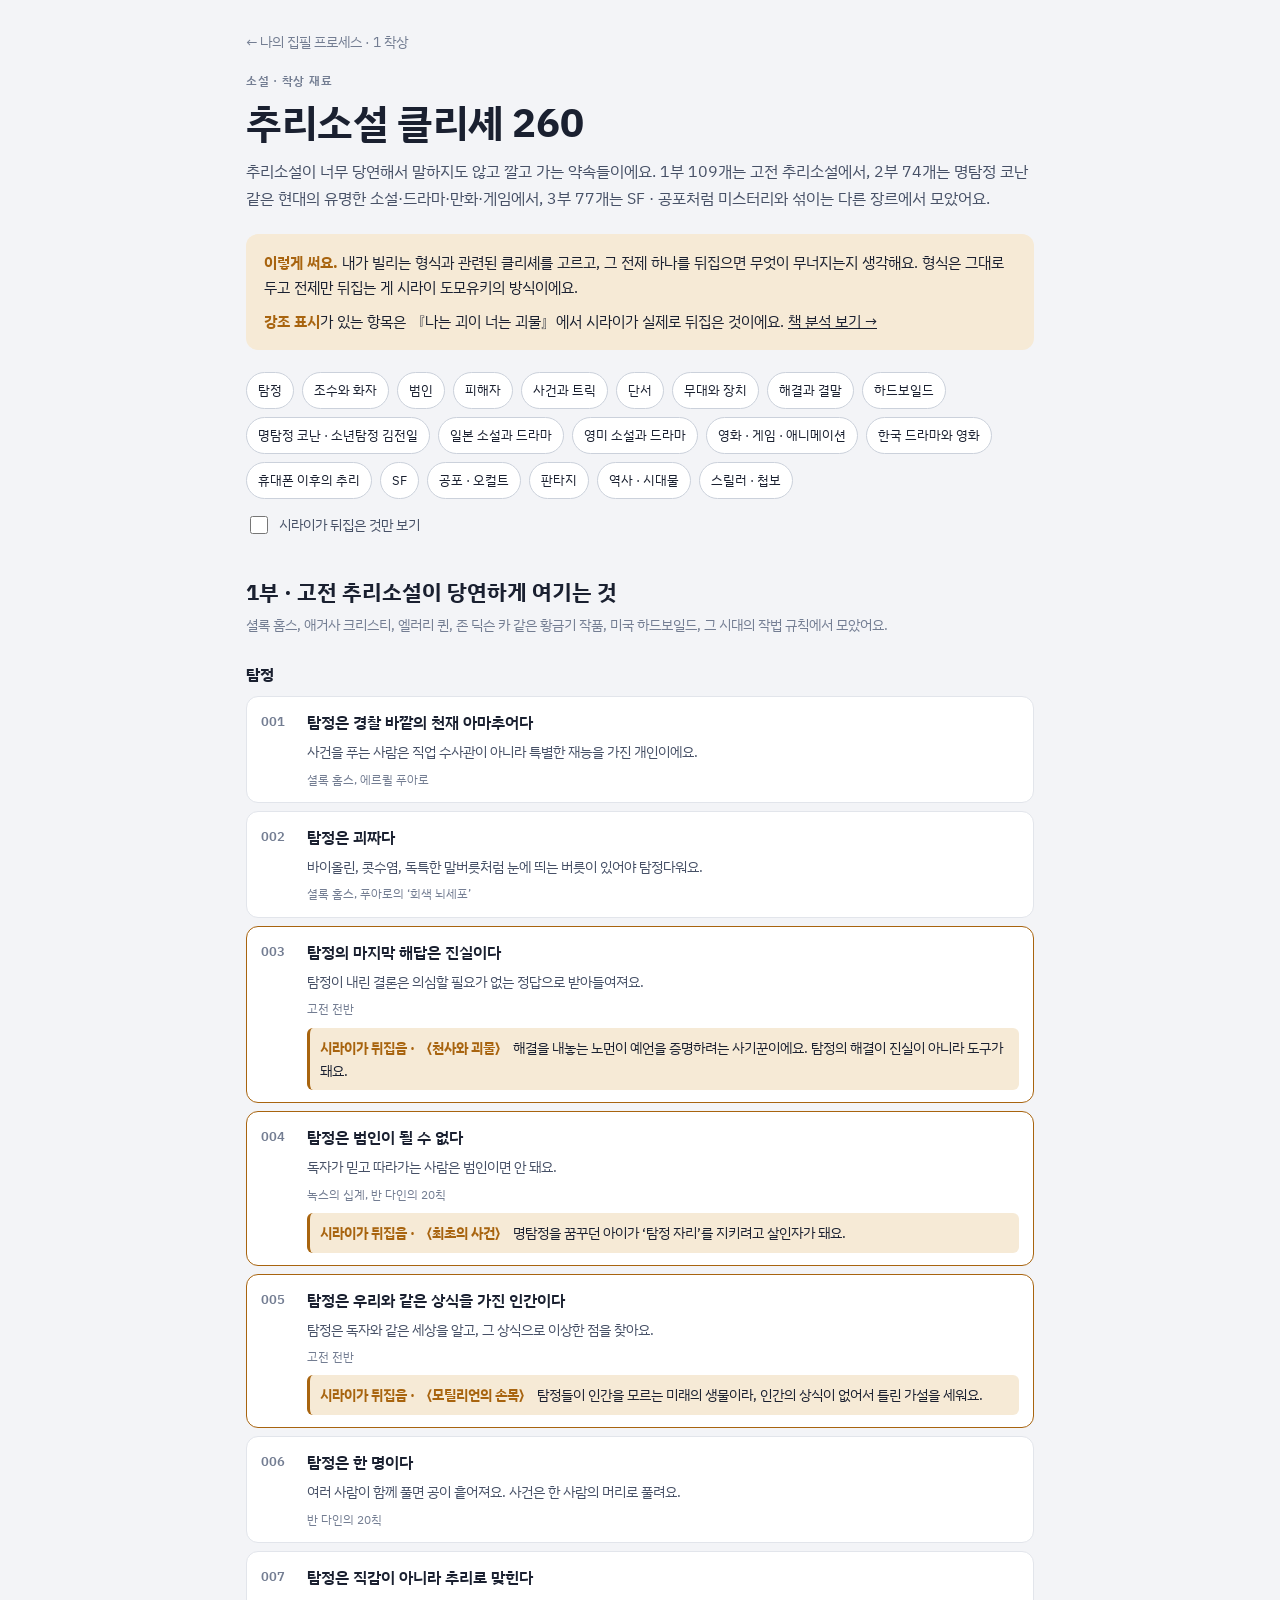
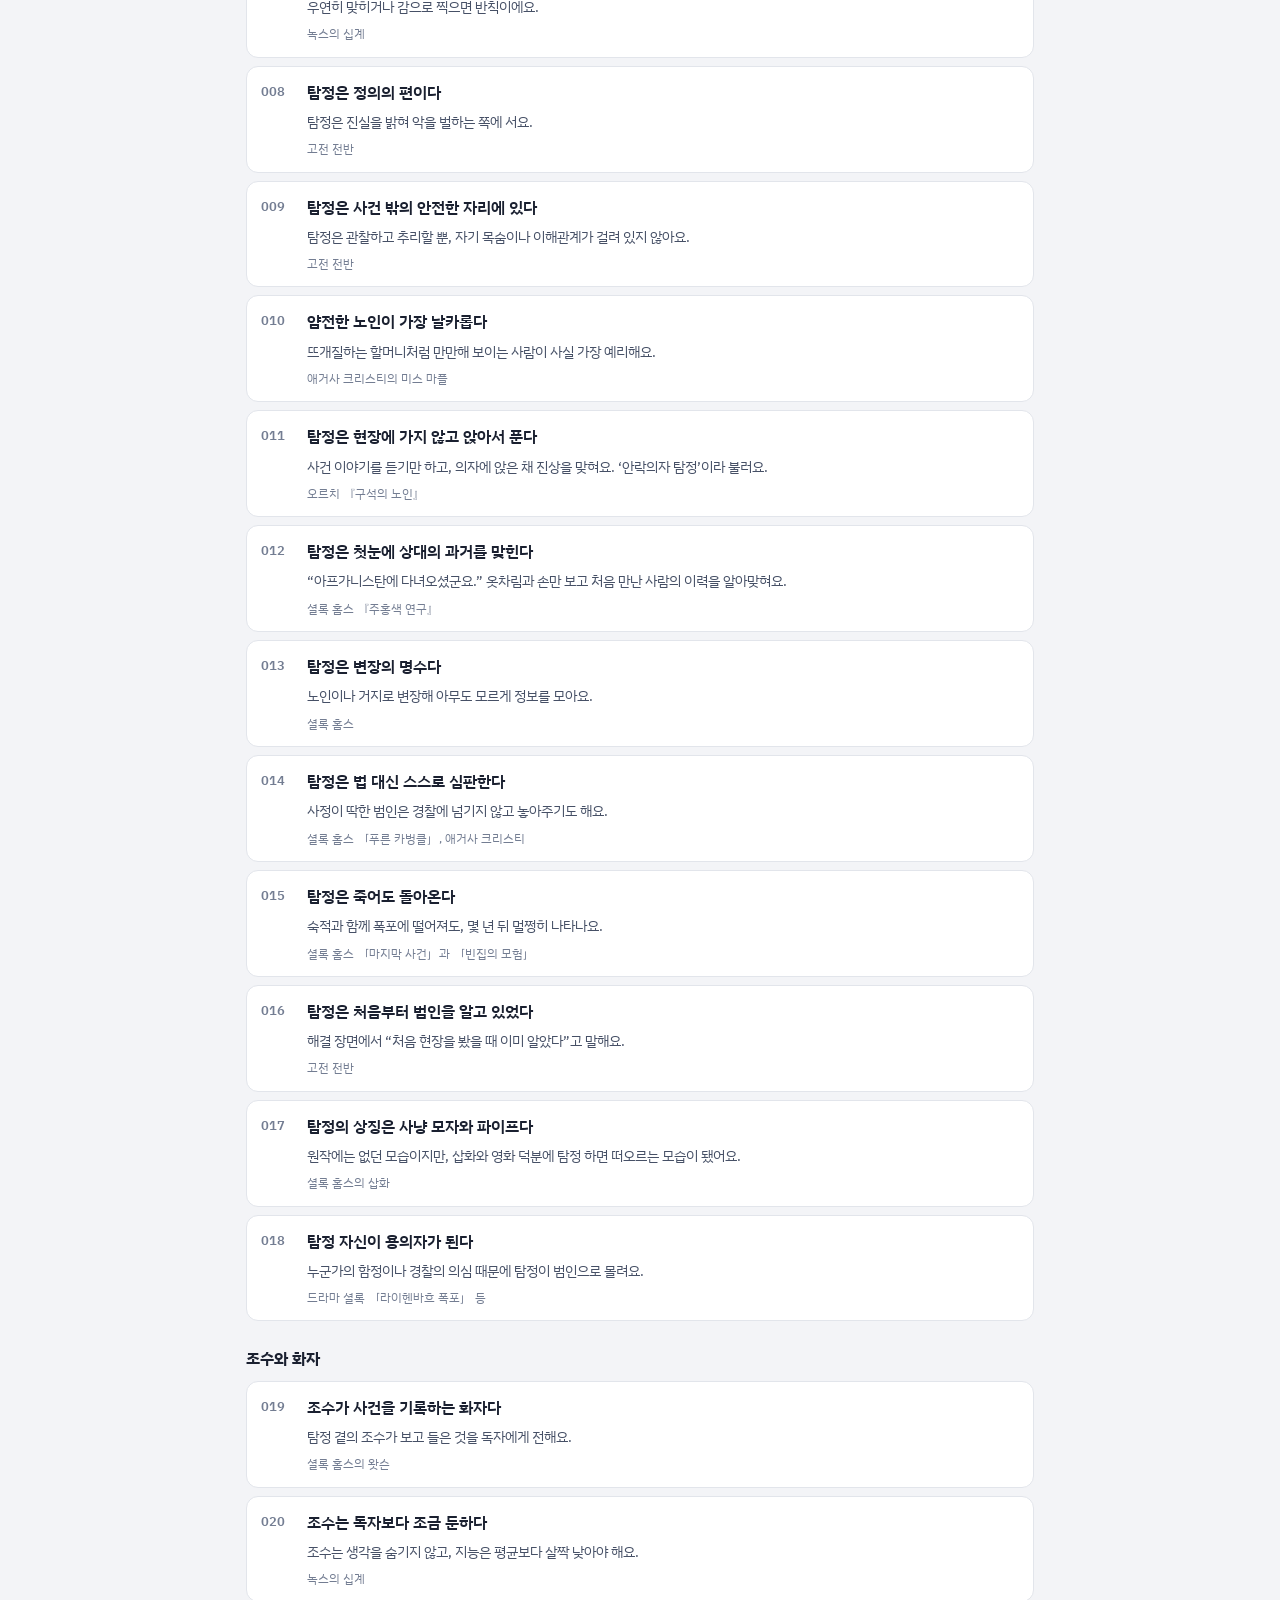
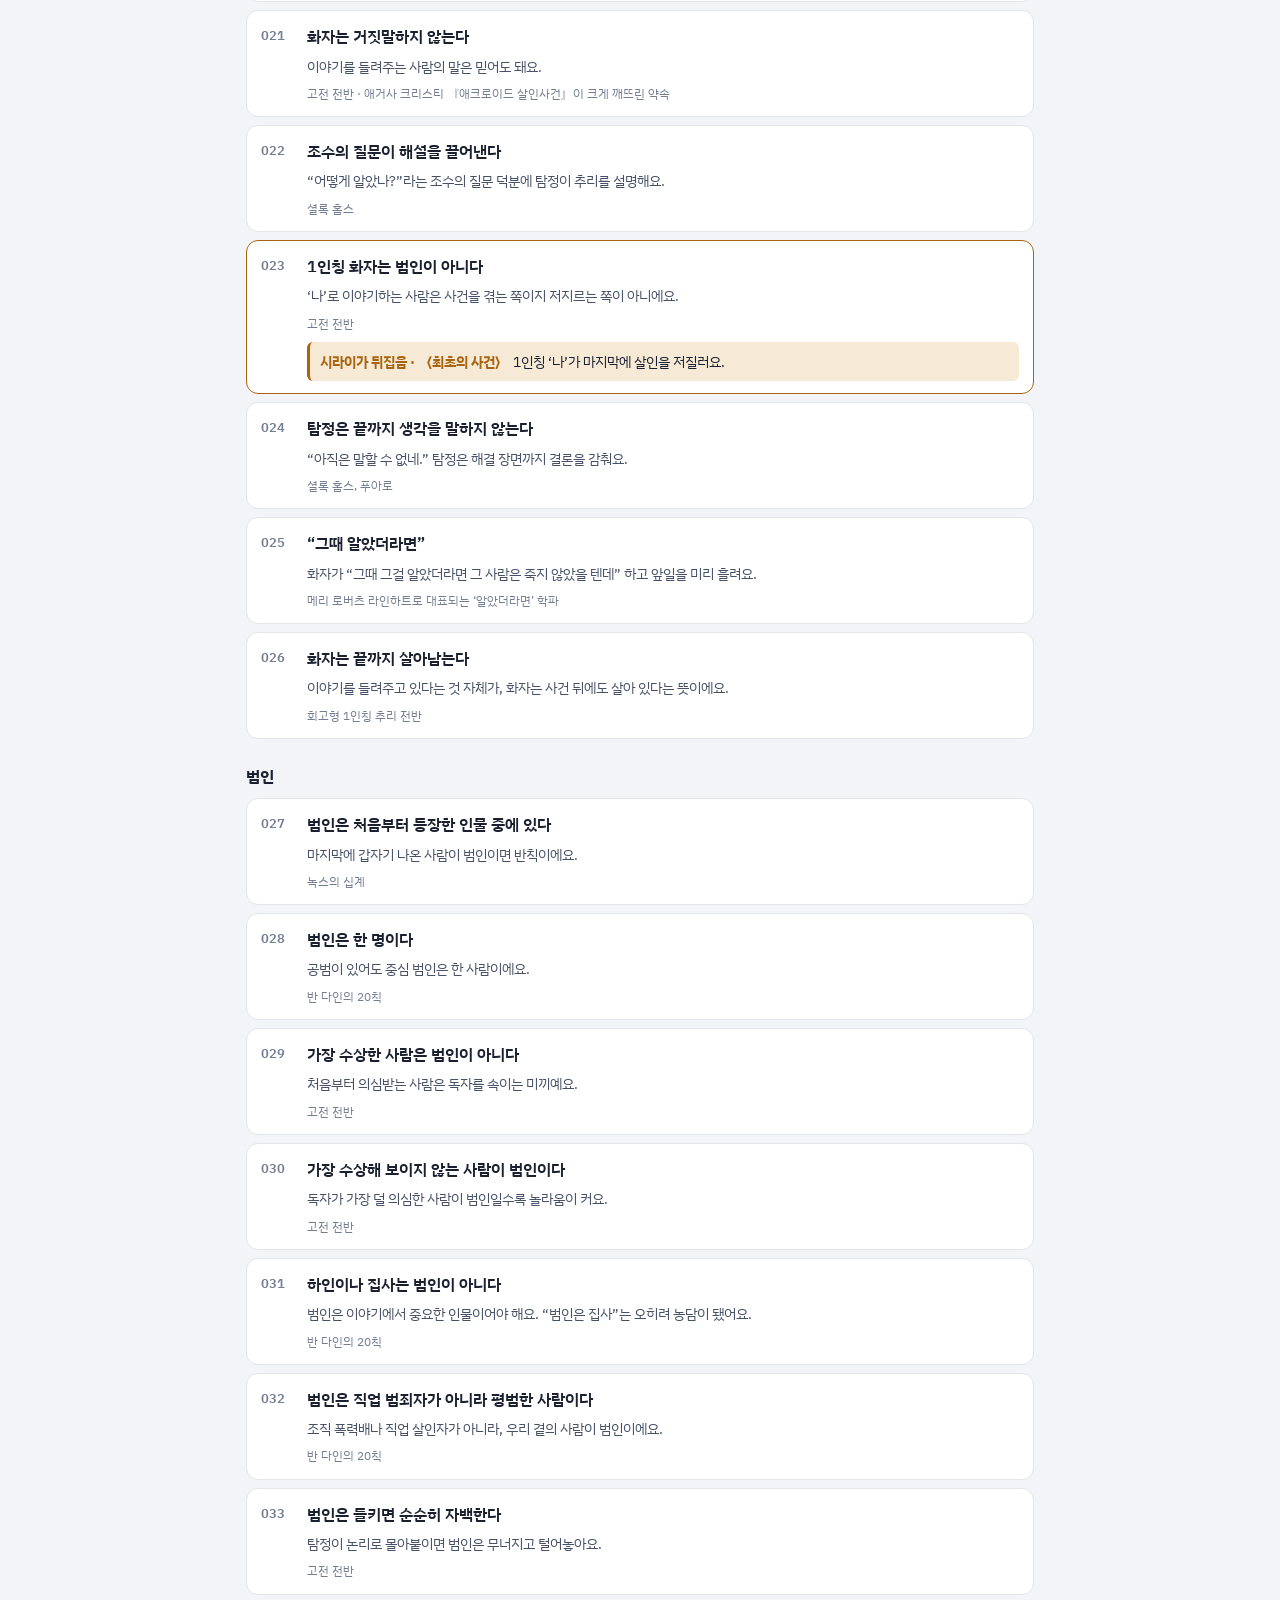
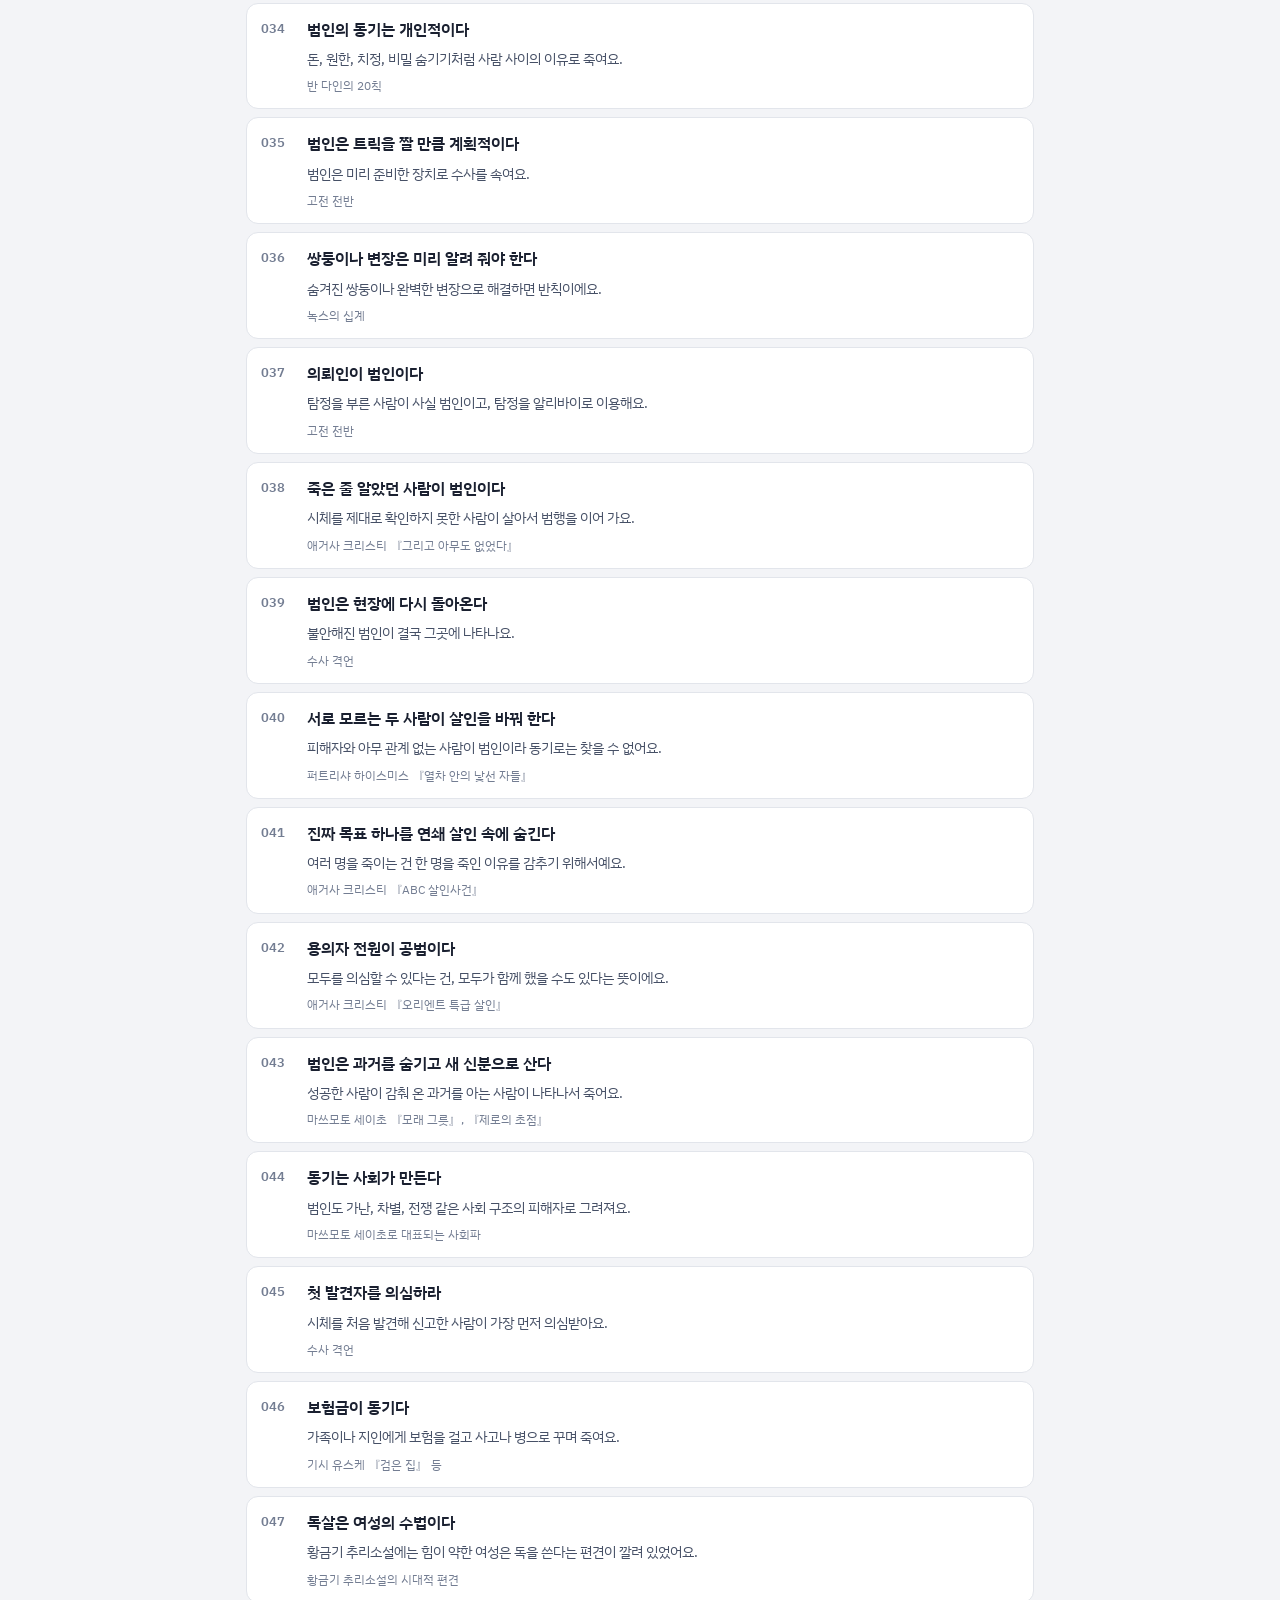
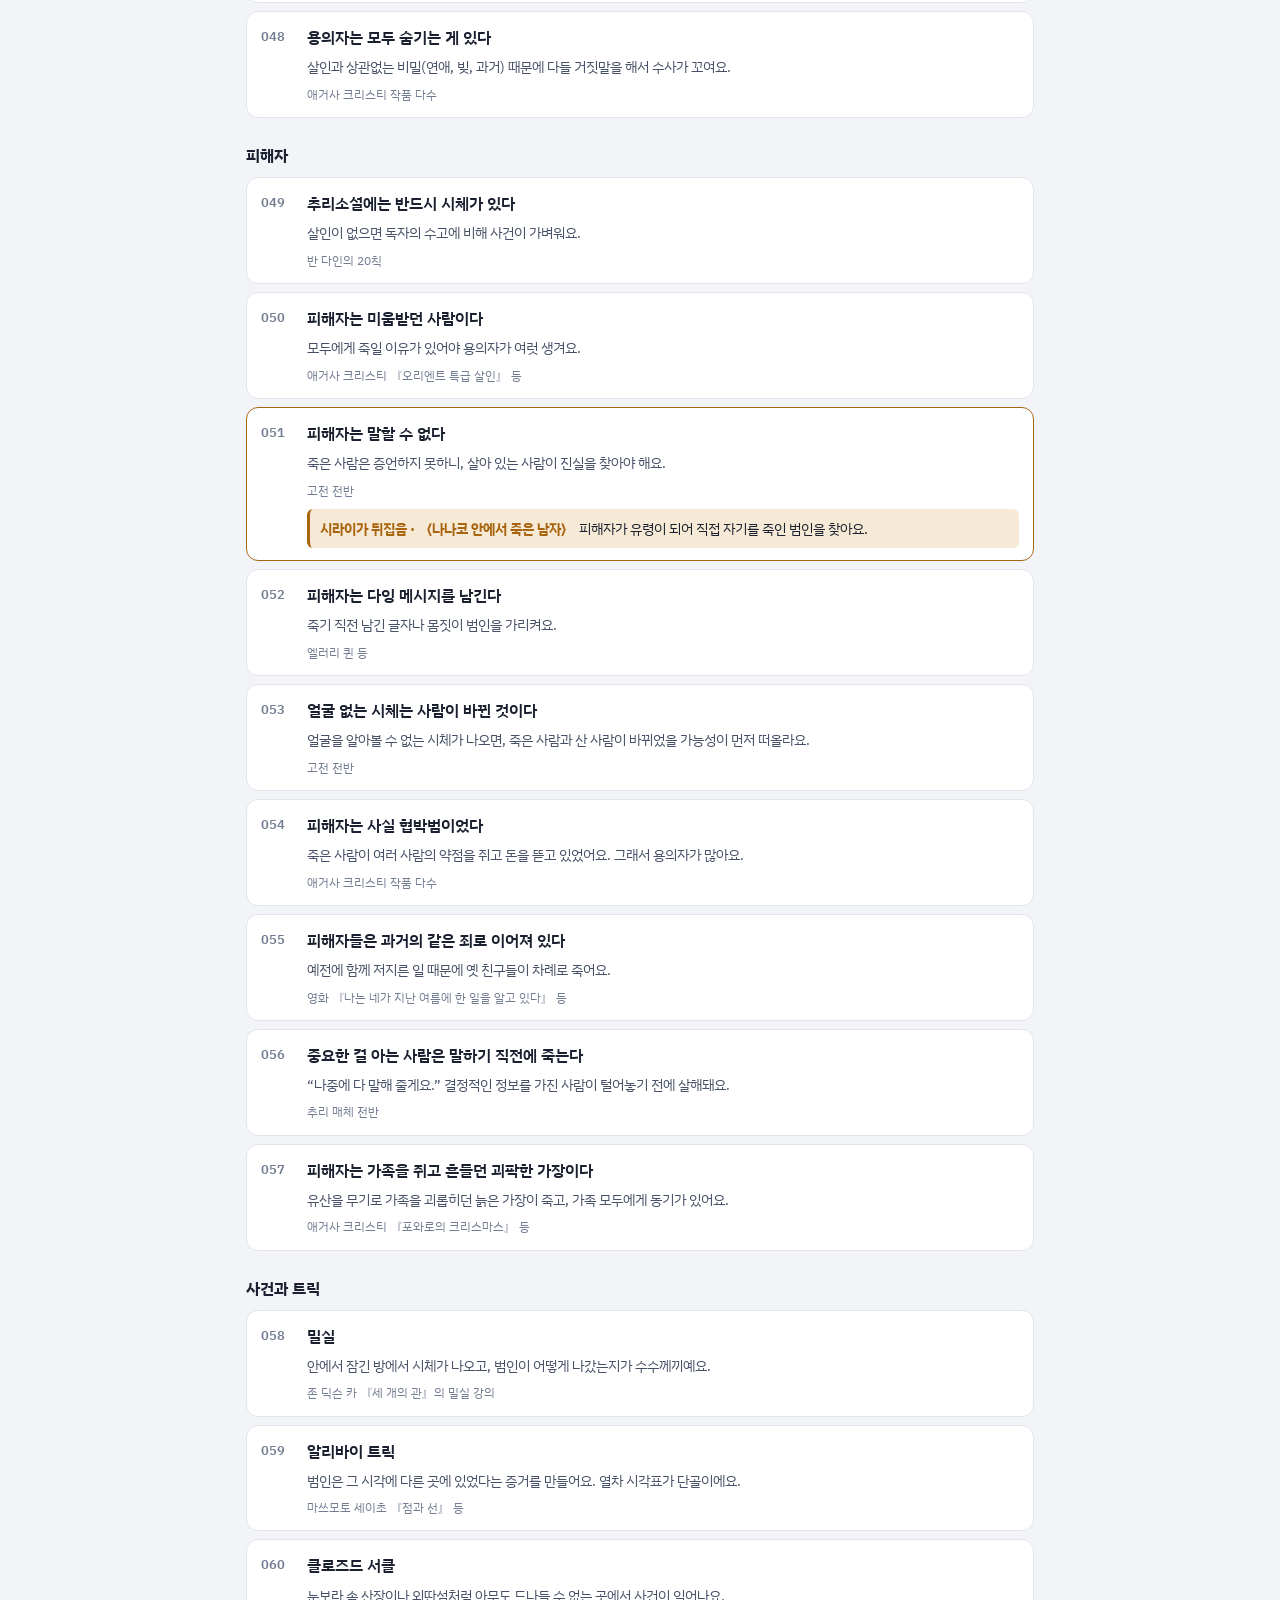
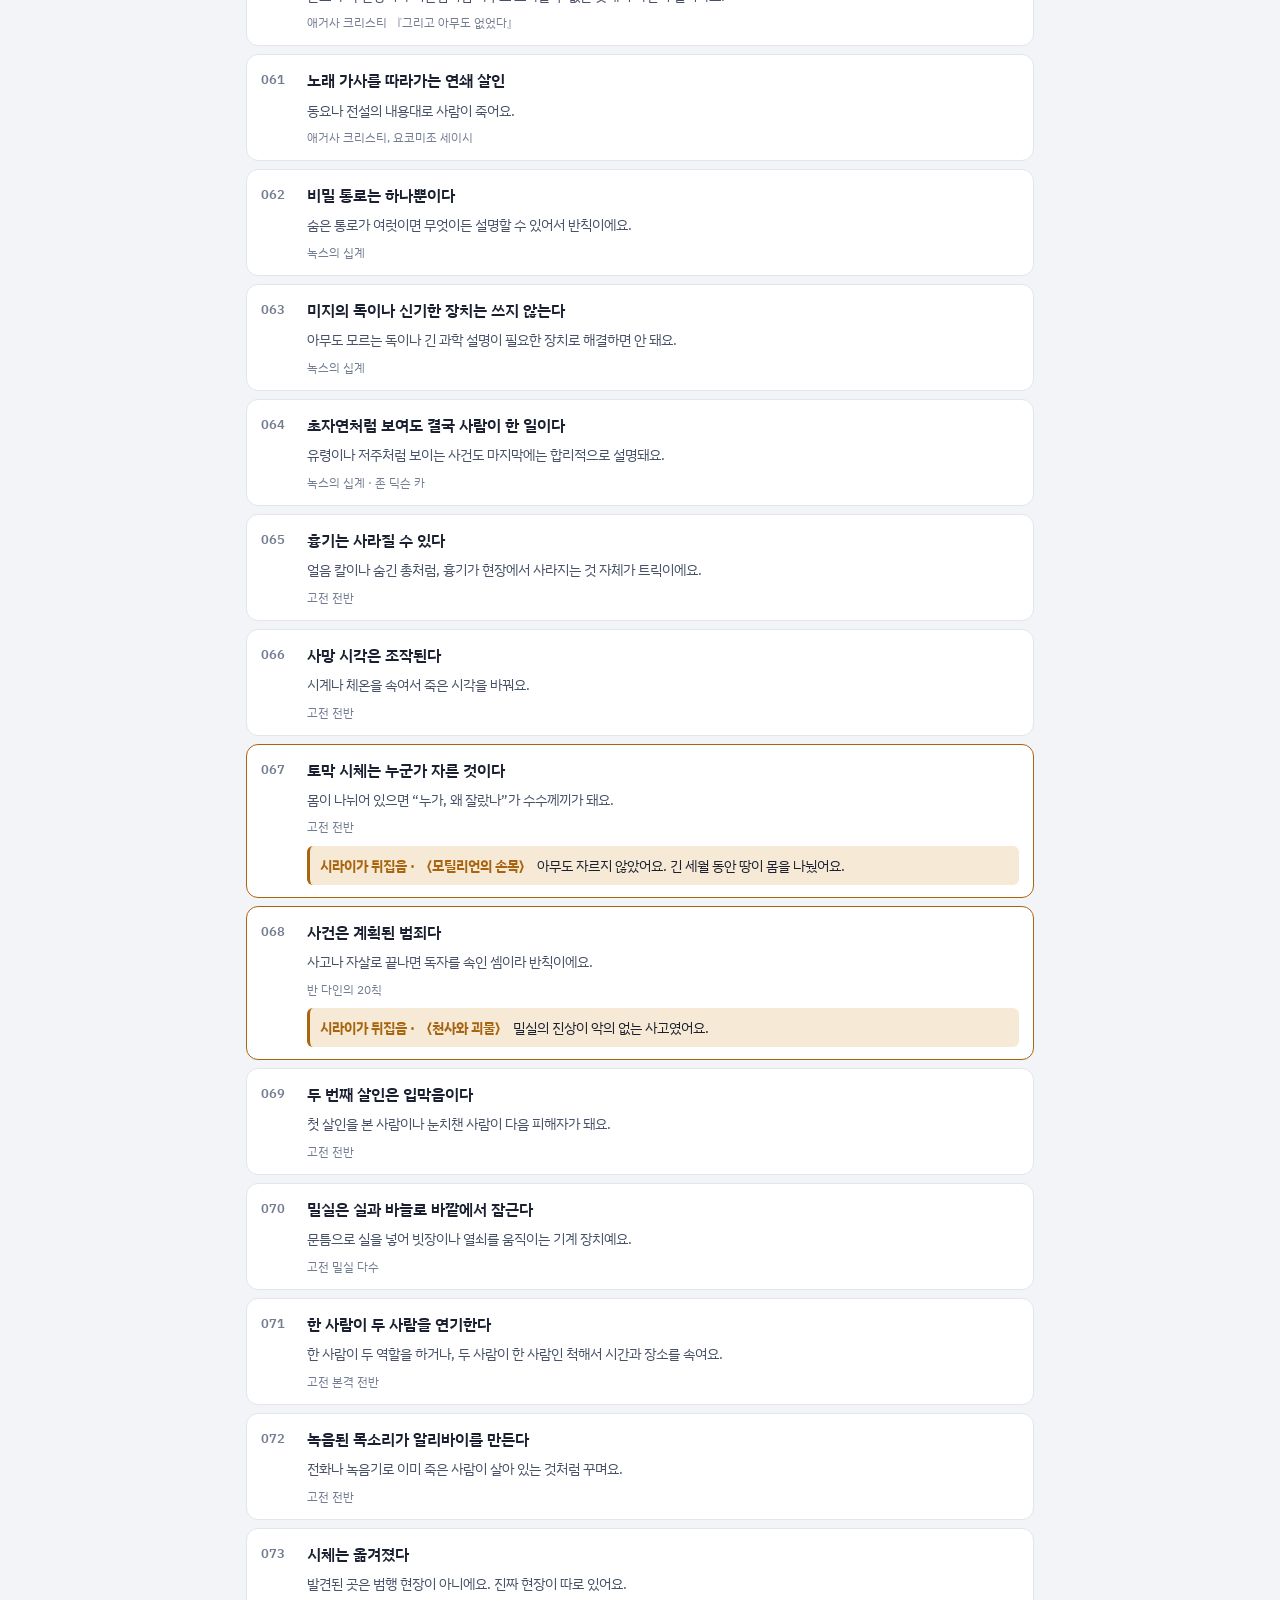
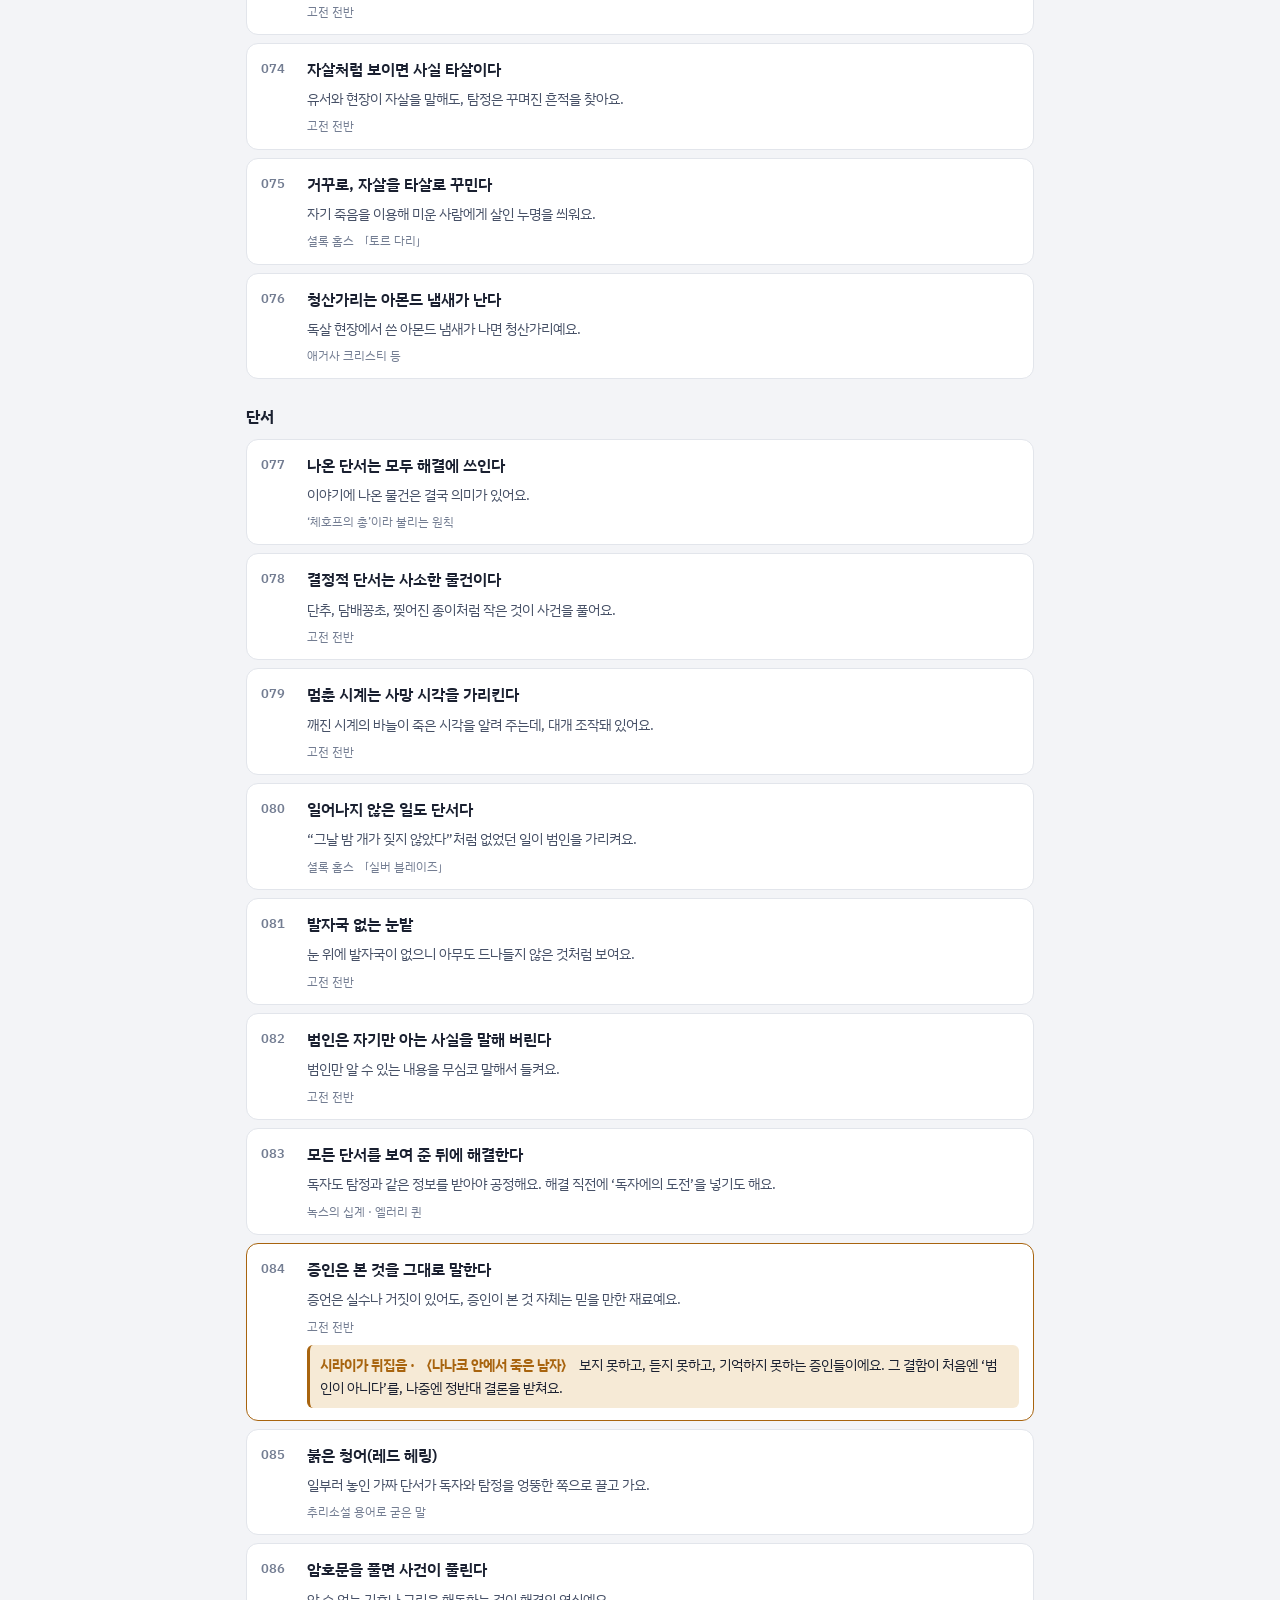
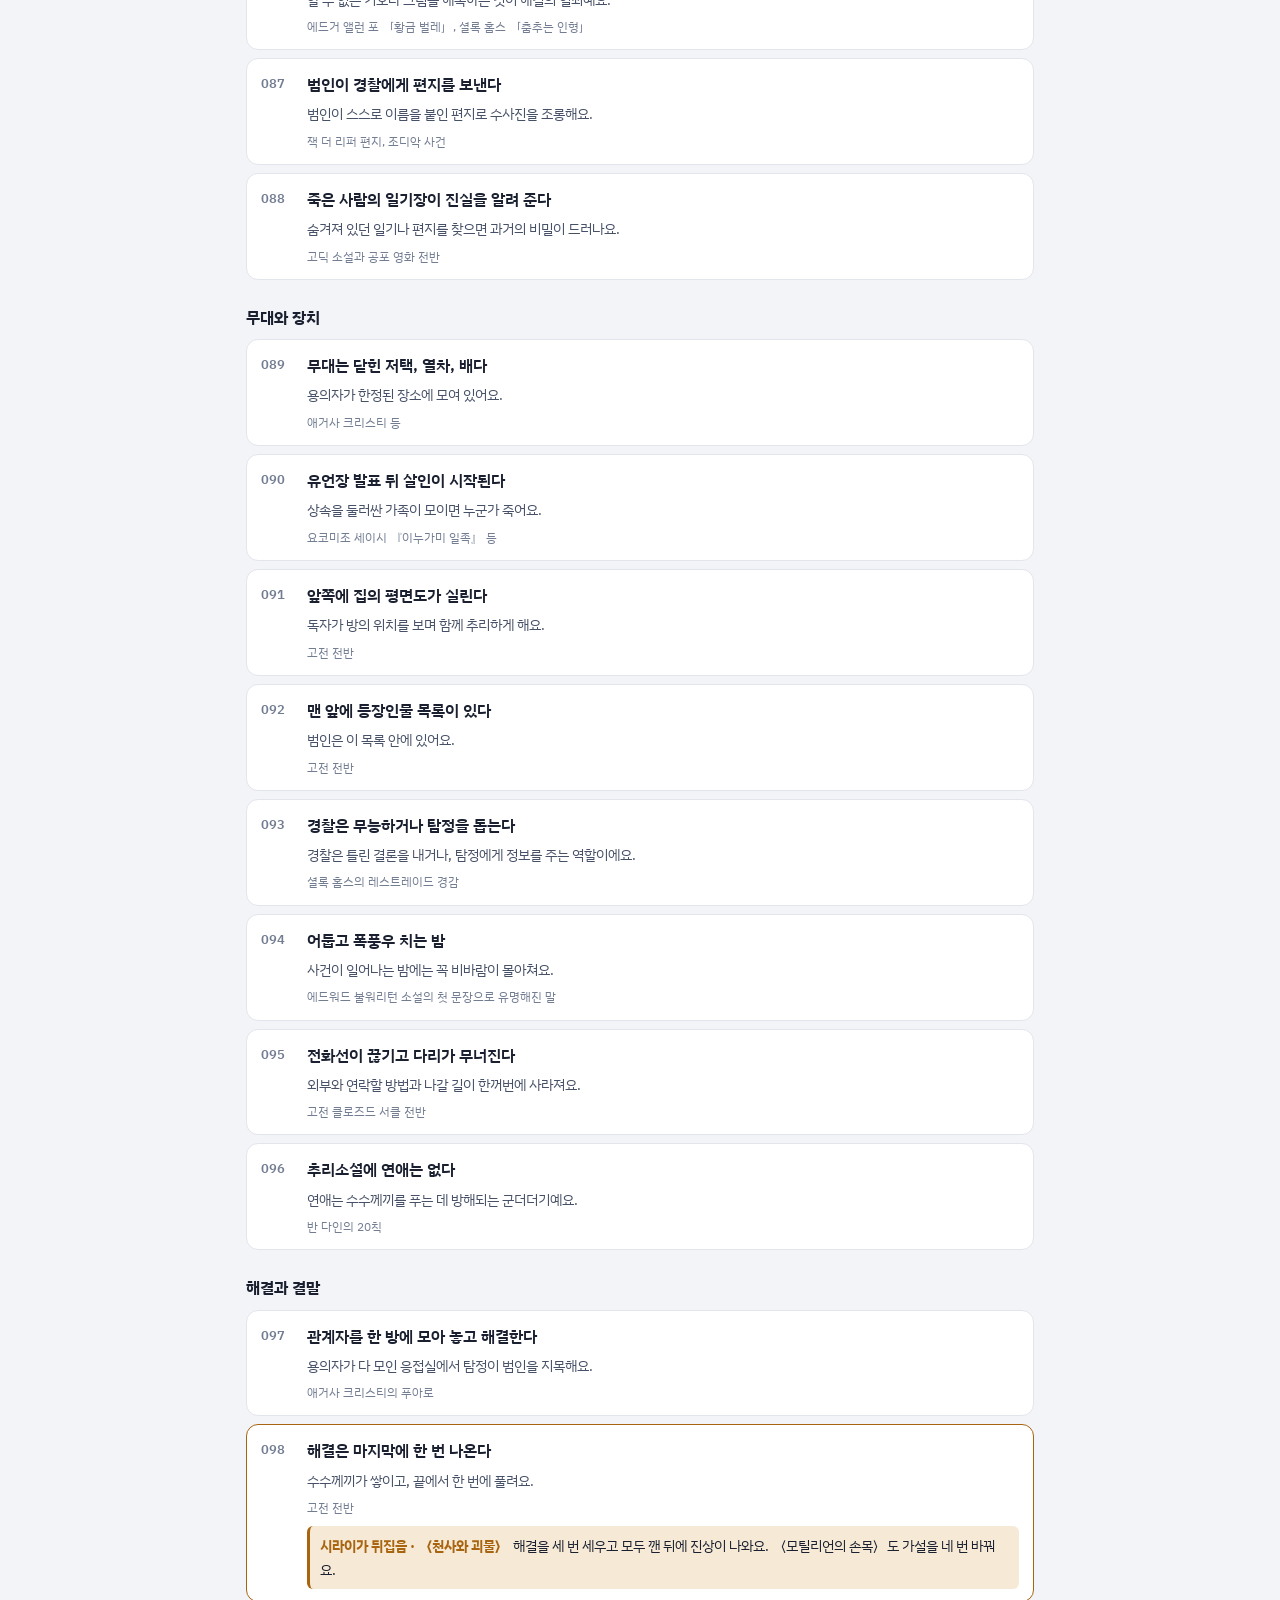
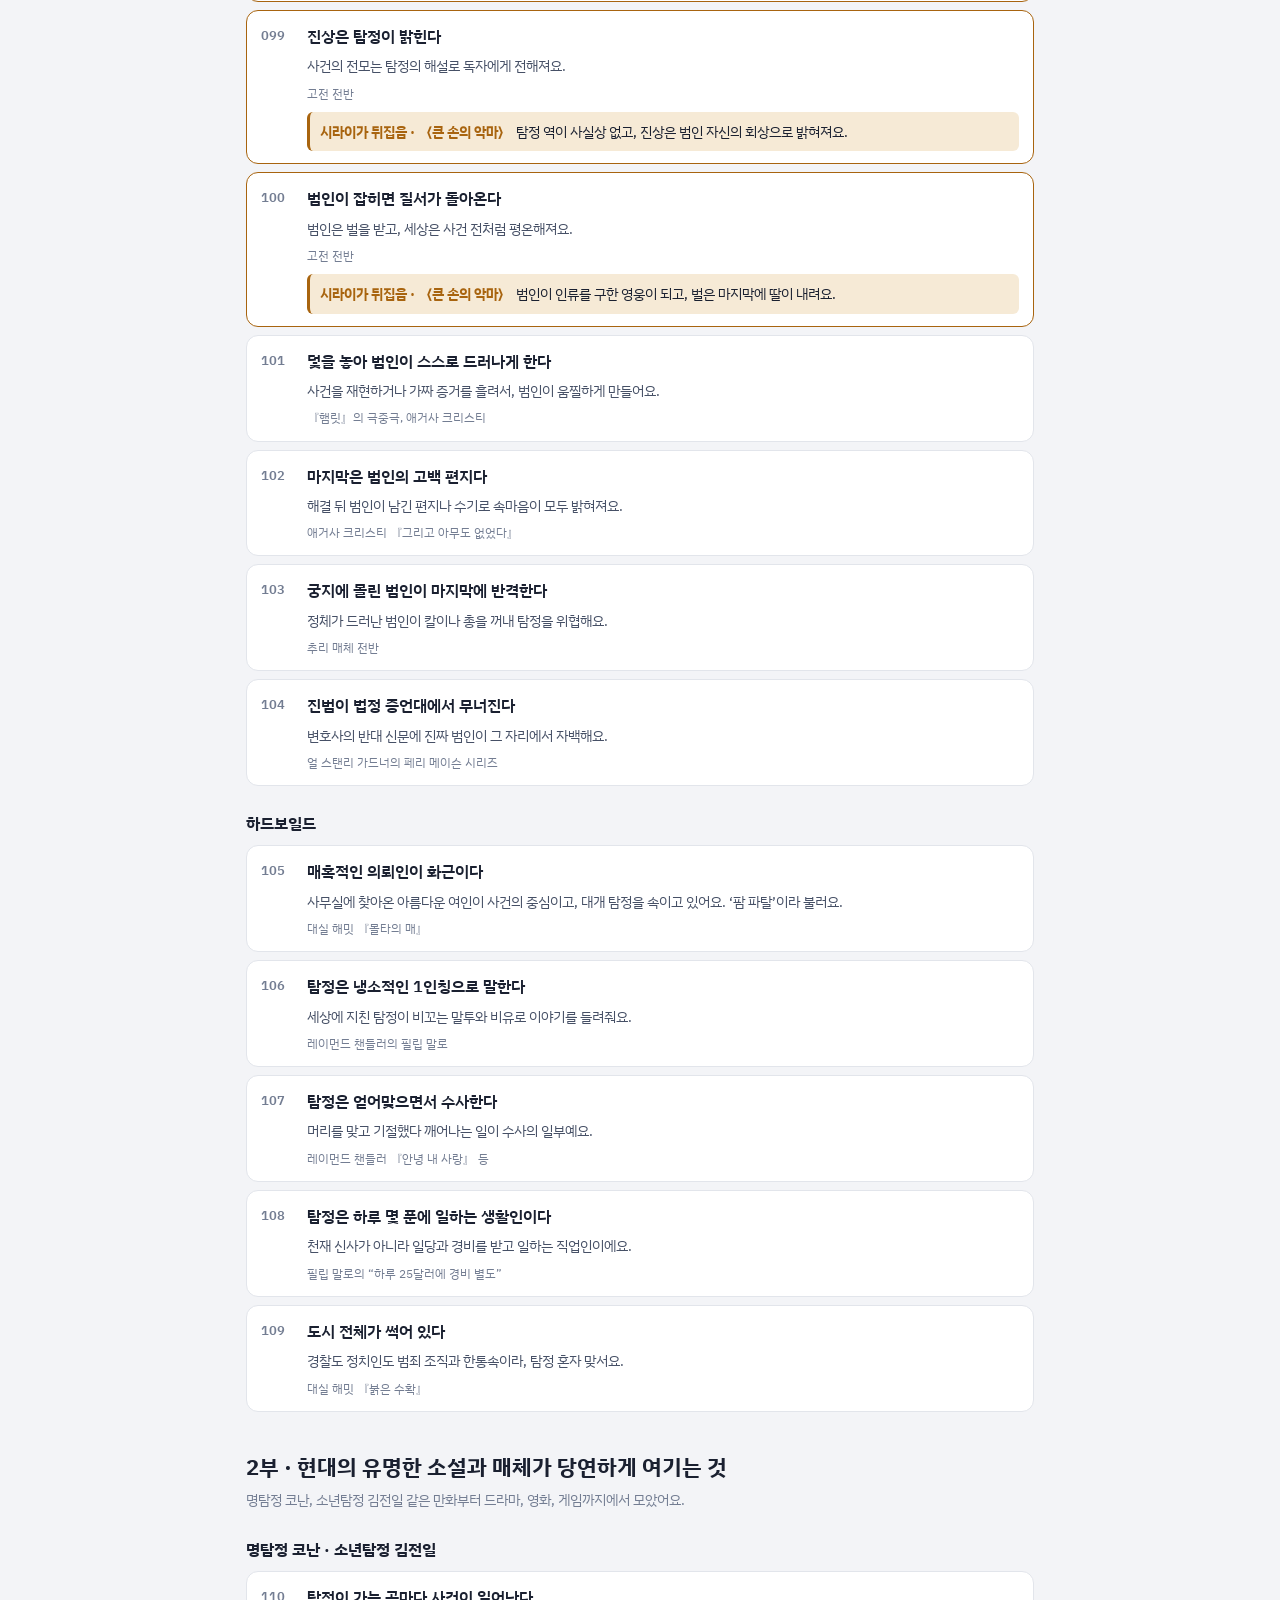
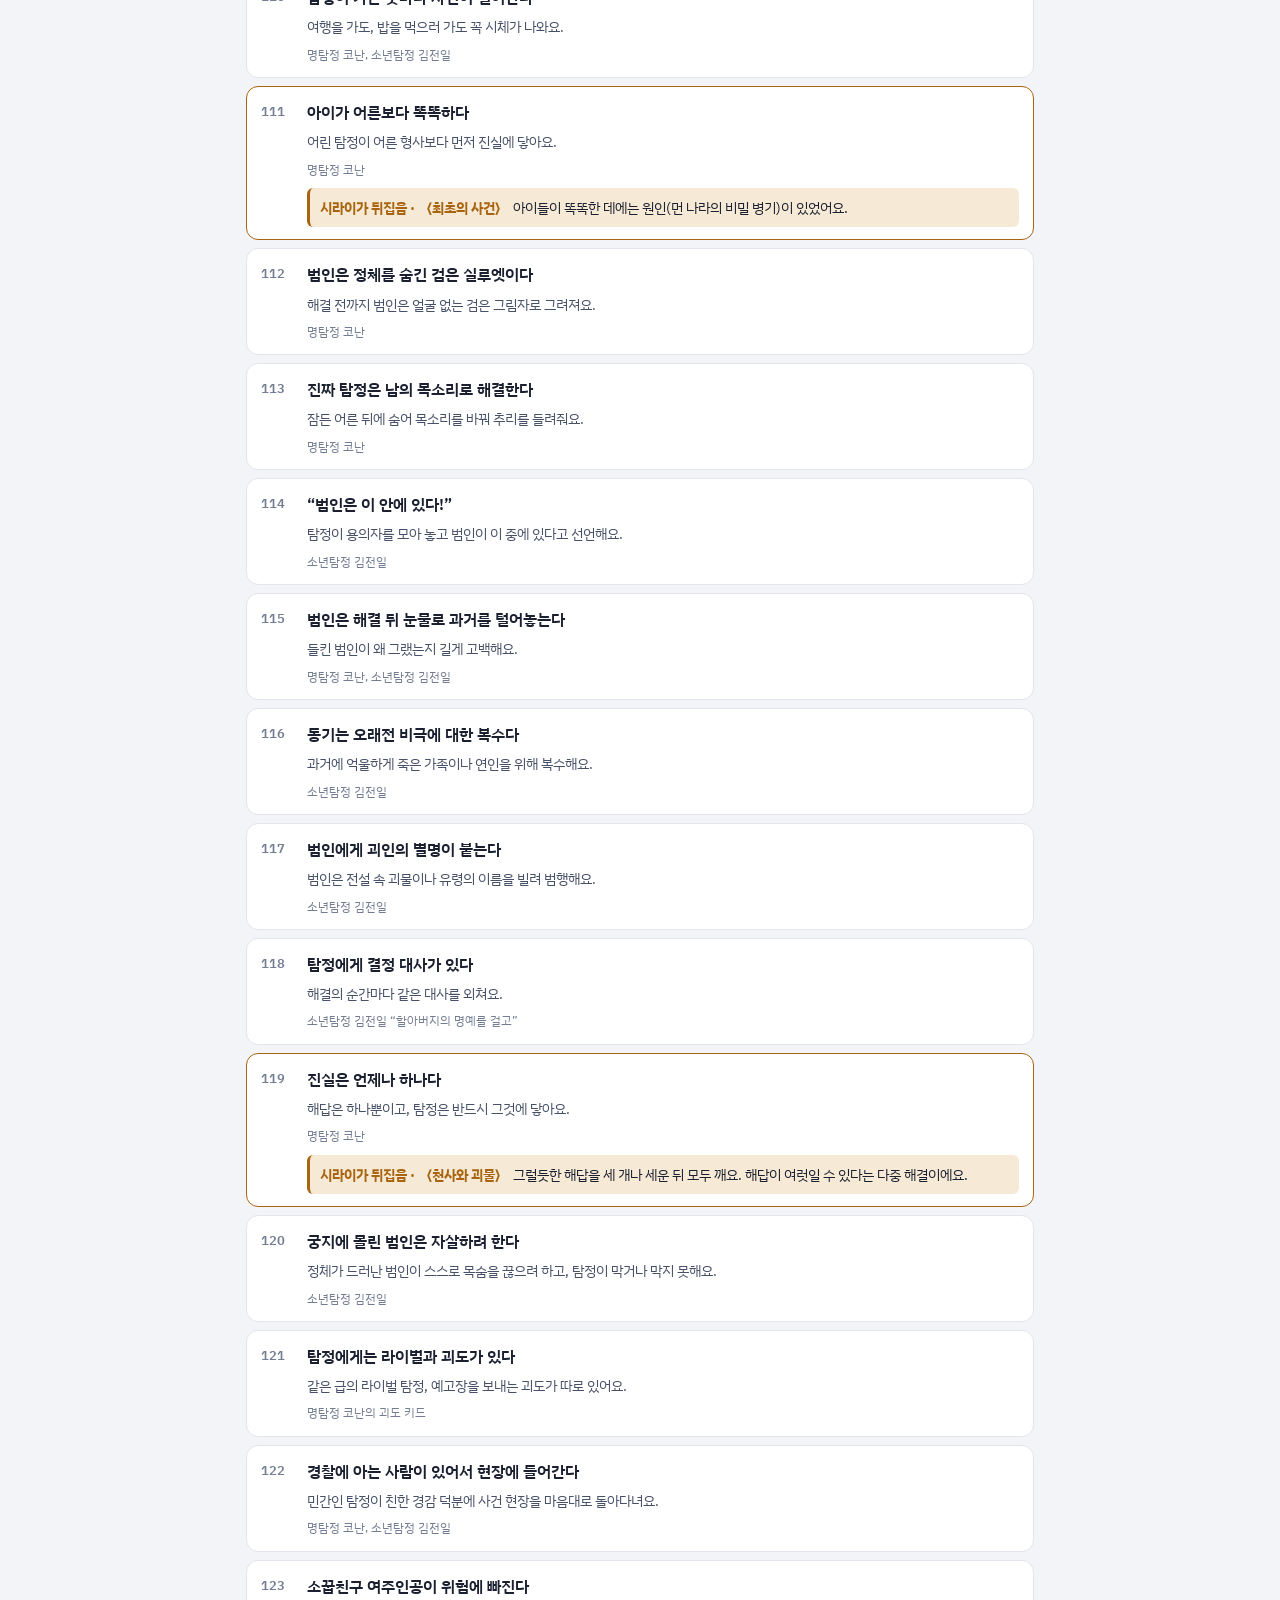
<file: novel/cliches.html>
<!doctype html>
<html lang="ko">
<meta charset="utf-8">
<meta name="viewport" content="width=device-width,initial-scale=1,viewport-fit=cover">
<title>추리소설 클리셰 모음</title>
<link rel="preconnect" href="https://fonts.googleapis.com">
<link rel="preconnect" href="https://fonts.gstatic.com" crossorigin>
<link rel="stylesheet" href="https://fonts.googleapis.com/css2?family=IBM+Plex+Sans+KR:wght@400;500;600;700&display=swap">
<style>
/* 추리소설 클리셰 모음: 착상 단계에서 '뒤집을 전제'를 고르는 목록. 색 토큰은 소설 노트(index.html)와 같은 값을 써요. */
:root{
  --paper:#F3F4F7; --sheet:#FFFFFF; --sheet-2:#F7F8FA;
  --ink:#1A2030; --ink-2:#465066; --ink-3:#737D92; --rule:#E2E5EB; --rule-2:#CBD1DB;
  --accent:#A8640F; --accent-soft:#F6EAD6;
  --font-ui:"IBM Plex Sans KR","Apple SD Gothic Neo","Malgun Gothic","Noto Sans KR",system-ui,sans-serif;
  --radius:12px; --gutter:16px;
  color-scheme:light;
}
@media (prefers-color-scheme: dark){
  :root:not([data-theme="light"]){
    --paper:#12151C; --sheet:#1A1F29; --sheet-2:#151922;
    --ink:#E7EAF0; --ink-2:#B3BACA; --ink-3:#8A92A5; --rule:#2A303D; --rule-2:#3A4252;
    --accent:#E2A34A; --accent-soft:#3A2C17;
    color-scheme:dark;
  }
}
:root[data-theme="dark"]{
  --paper:#12151C; --sheet:#1A1F29; --sheet-2:#151922;
  --ink:#E7EAF0; --ink-2:#B3BACA; --ink-3:#8A92A5; --rule:#2A303D; --rule-2:#3A4252;
  --accent:#E2A34A; --accent-soft:#3A2C17;
  color-scheme:dark;
}
*,*::before,*::after{ box-sizing:border-box }
html,body{ margin:0 }
body{ min-height:100vh; background:var(--paper); color:var(--ink); font:400 1rem/1.7 var(--font-ui); -webkit-font-smoothing:antialiased }
h1,h2,h3,p,ol,ul{ margin:0 }
a{ color:inherit }
:focus-visible{ outline:2px solid var(--accent); outline-offset:2px; border-radius:6px }
main{ max-width:820px; margin:0 auto; padding:28px var(--gutter) 72px }
.back{ display:inline-block; font-size:.85rem; color:var(--ink-3); text-decoration:none; margin-bottom:18px }
.back:hover{ color:var(--ink) }
.eyebrow{ font-size:.76rem; font-weight:600; letter-spacing:.06em; color:var(--ink-3) }
h1{ font-size:clamp(1.8rem,6vw,2.5rem); font-weight:700; letter-spacing:-.01em; line-height:1.3; margin-top:4px }
.lede{ margin-top:10px; color:var(--ink-2) }
.how{ margin-top:22px; padding:16px 18px; border-radius:var(--radius); background:var(--accent-soft); display:grid; gap:8px; font-size:.93rem }
.how b{ color:var(--accent) }
.toc{ display:flex; flex-wrap:wrap; gap:8px; margin:22px 0 0 }
.toc a{ font-size:.84rem; padding:6px 11px; border:1px solid var(--rule-2); border-radius:999px; background:var(--sheet); text-decoration:none }
.filter{ display:flex; align-items:center; gap:8px; margin-top:14px; font-size:.88rem; color:var(--ink-2) }
.filter input{ width:18px; height:18px; accent-color:var(--accent) }
.part{ margin-top:40px }
.part > h2{ font-size:1.35rem; line-height:1.4 }
.part > .note{ margin-top:6px; font-size:.88rem; color:var(--ink-3) }
.group{ margin-top:24px }
.group h3{ font-size:1rem; margin-bottom:8px; scroll-margin-top:12px }
.items{ list-style:none; padding:0; display:grid; gap:8px }
.items li{ display:grid; grid-template-columns:2.4rem minmax(0,1fr); gap:4px 8px; padding:12px 14px; border:1px solid var(--rule); border-radius:var(--radius); background:var(--sheet) }
.items .no{ font-size:.8rem; font-weight:600; color:var(--ink-3); padding-top:2px }
.items .t{ font-weight:600; color:var(--ink) }
.items .d{ grid-column:2; font-size:.9rem; color:var(--ink-2) }
.items .src{ grid-column:2; font-size:.78rem; color:var(--ink-3) }
.items .flip{ grid-column:2; margin-top:4px; padding:8px 10px; border-left:3px solid var(--accent); border-radius:6px; background:var(--accent-soft); font-size:.86rem; color:var(--ink) }
.items .flip b{ color:var(--accent); margin-right:4px }
.items li.has-flip{ border-color:var(--accent) }
body.only-flip .items li:not(.has-flip){ display:none }
.foot{ margin-top:40px; font-size:.84rem; color:var(--ink-3); display:grid; gap:6px }
</style>
<main>
  <a class="back" href="index.html#process-idea">← 나의 집필 프로세스 · 1 착상</a>
  <p class="eyebrow">소설 · 착상 재료</p>
  <h1 id="title">추리소설 클리셰</h1>
  <p class="lede">추리소설이 너무 당연해서 말하지도 않고 깔고 가는 약속들이에요. <span id="counts"></span></p>
  <div class="how">
    <p><b>이렇게 써요.</b> 내가 빌리는 형식과 관련된 클리셰를 고르고, 그 전제 하나를 뒤집으면 무엇이 무너지는지 생각해요. 형식은 그대로 두고 전제만 뒤집는 게 시라이 도모유키의 방식이에요.</p>
    <p><b>강조 표시</b>가 있는 항목은 『나는 괴이 너는 괴물』에서 시라이가 실제로 뒤집은 것이에요. <a href="index.html#book-bakemono">책 분석 보기 →</a></p>
  </div>
  <nav class="toc" id="toc" aria-label="차례"></nav>
  <label class="filter"><input type="checkbox" id="only-flip"> 시라이가 뒤집은 것만 보기</label>
  <div id="list"></div>
  <div class="foot">
    <p>‘녹스의 십계’는 영국 작가 로널드 녹스가 1928년에, ‘반 다인의 20칙’은 미국 작가 S. S. 반 다인이 같은 해에 발표한 추리소설 작법 규칙이에요. 둘 다 반은 농담 섞인 규칙이지만, 고전이 무엇을 당연하게 여겼는지 잘 보여 줘요.</p>
    <p>항목 설명과 묶음은 이 노트의 정리예요. 작품 예시는 그 클리셰가 잘 보이는 대표 사례일 뿐, 그 작품이 처음 만들었다는 뜻은 아니에요.</p>
  </div>
</main>
<script>
/* parts: [{ h, note, groups: [{ h, items: [[클리셰, 깔린 전제·설명, 출처나 대표 사례, (있으면) [단편, 시라이가 뒤집은 방법]], …] }] }] */
const parts = [
  { h: '1부 · 고전 추리소설이 당연하게 여기는 것', note: '셜록 홈스, 애거사 크리스티, 엘러리 퀸, 존 딕슨 카 같은 황금기 작품, 미국 하드보일드, 그 시대의 작법 규칙에서 모았어요.', groups: [
    { h: '탐정', items: [
      ['탐정은 경찰 바깥의 천재 아마추어다','사건을 푸는 사람은 직업 수사관이 아니라 특별한 재능을 가진 개인이에요.','셜록 홈스, 에르퀼 푸아로'],
      ['탐정은 괴짜다','바이올린, 콧수염, 독특한 말버릇처럼 눈에 띄는 버릇이 있어야 탐정다워요.','셜록 홈스, 푸아로의 ‘회색 뇌세포’'],
      ['탐정의 마지막 해답은 진실이다','탐정이 내린 결론은 의심할 필요가 없는 정답으로 받아들여져요.','고전 전반',['천사와 괴물','해결을 내놓는 노먼이 예언을 증명하려는 사기꾼이에요. 탐정의 해결이 진실이 아니라 도구가 돼요.']],
      ['탐정은 범인이 될 수 없다','독자가 믿고 따라가는 사람은 범인이면 안 돼요.','녹스의 십계, 반 다인의 20칙',['최초의 사건','명탐정을 꿈꾸던 아이가 ‘탐정 자리’를 지키려고 살인자가 돼요.']],
      ['탐정은 우리와 같은 상식을 가진 인간이다','탐정은 독자와 같은 세상을 알고, 그 상식으로 이상한 점을 찾아요.','고전 전반',['모틸리언의 손목','탐정들이 인간을 모르는 미래의 생물이라, 인간의 상식이 없어서 틀린 가설을 세워요.']],
      ['탐정은 한 명이다','여러 사람이 함께 풀면 공이 흩어져요. 사건은 한 사람의 머리로 풀려요.','반 다인의 20칙'],
      ['탐정은 직감이 아니라 추리로 맞힌다','우연히 맞히거나 감으로 찍으면 반칙이에요.','녹스의 십계'],
      ['탐정은 정의의 편이다','탐정은 진실을 밝혀 악을 벌하는 쪽에 서요.','고전 전반'],
      ['탐정은 사건 밖의 안전한 자리에 있다','탐정은 관찰하고 추리할 뿐, 자기 목숨이나 이해관계가 걸려 있지 않아요.','고전 전반'],
      ['얌전한 노인이 가장 날카롭다','뜨개질하는 할머니처럼 만만해 보이는 사람이 사실 가장 예리해요.','애거사 크리스티의 미스 마플'],
      ['탐정은 현장에 가지 않고 앉아서 푼다','사건 이야기를 듣기만 하고, 의자에 앉은 채 진상을 맞혀요. ‘안락의자 탐정’이라 불러요.','오르치 『구석의 노인』'],
      ['탐정은 첫눈에 상대의 과거를 맞힌다','“아프가니스탄에 다녀오셨군요.” 옷차림과 손만 보고 처음 만난 사람의 이력을 알아맞혀요.','셜록 홈스 『주홍색 연구』'],
      ['탐정은 변장의 명수다','노인이나 거지로 변장해 아무도 모르게 정보를 모아요.','셜록 홈스'],
      ['탐정은 법 대신 스스로 심판한다','사정이 딱한 범인은 경찰에 넘기지 않고 놓아주기도 해요.','셜록 홈스 「푸른 카벙클」, 애거사 크리스티'],
      ['탐정은 죽어도 돌아온다','숙적과 함께 폭포에 떨어져도, 몇 년 뒤 멀쩡히 나타나요.','셜록 홈스 「마지막 사건」과 「빈집의 모험」'],
      ['탐정은 처음부터 범인을 알고 있었다','해결 장면에서 “처음 현장을 봤을 때 이미 알았다”고 말해요.','고전 전반'],
      ['탐정의 상징은 사냥 모자와 파이프다','원작에는 없던 모습이지만, 삽화와 영화 덕분에 탐정 하면 떠오르는 모습이 됐어요.','셜록 홈스의 삽화'],
      ['탐정 자신이 용의자가 된다','누군가의 함정이나 경찰의 의심 때문에 탐정이 범인으로 몰려요.','드라마 셜록 「라이헨바흐 폭포」 등']
    ] },
    { h: '조수와 화자', items: [
      ['조수가 사건을 기록하는 화자다','탐정 곁의 조수가 보고 들은 것을 독자에게 전해요.','셜록 홈스의 왓슨'],
      ['조수는 독자보다 조금 둔하다','조수는 생각을 숨기지 않고, 지능은 평균보다 살짝 낮아야 해요.','녹스의 십계'],
      ['화자는 거짓말하지 않는다','이야기를 들려주는 사람의 말은 믿어도 돼요.','고전 전반 · 애거사 크리스티 『애크로이드 살인사건』이 크게 깨뜨린 약속'],
      ['조수의 질문이 해설을 끌어낸다','“어떻게 알았나?”라는 조수의 질문 덕분에 탐정이 추리를 설명해요.','셜록 홈스'],
      ['1인칭 화자는 범인이 아니다','‘나’로 이야기하는 사람은 사건을 겪는 쪽이지 저지르는 쪽이 아니에요.','고전 전반',['최초의 사건','1인칭 ‘나’가 마지막에 살인을 저질러요.']],
      ['탐정은 끝까지 생각을 말하지 않는다','“아직은 말할 수 없네.” 탐정은 해결 장면까지 결론을 감춰요.','셜록 홈스, 푸아로'],
      ['“그때 알았더라면”','화자가 “그때 그걸 알았더라면 그 사람은 죽지 않았을 텐데” 하고 앞일을 미리 흘려요.','메리 로버츠 라인하트로 대표되는 ‘알았더라면’ 학파'],
      ['화자는 끝까지 살아남는다','이야기를 들려주고 있다는 것 자체가, 화자는 사건 뒤에도 살아 있다는 뜻이에요.','회고형 1인칭 추리 전반']
    ] },
    { h: '범인', items: [
      ['범인은 처음부터 등장한 인물 중에 있다','마지막에 갑자기 나온 사람이 범인이면 반칙이에요.','녹스의 십계'],
      ['범인은 한 명이다','공범이 있어도 중심 범인은 한 사람이에요.','반 다인의 20칙'],
      ['가장 수상한 사람은 범인이 아니다','처음부터 의심받는 사람은 독자를 속이는 미끼예요.','고전 전반'],
      ['가장 수상해 보이지 않는 사람이 범인이다','독자가 가장 덜 의심한 사람이 범인일수록 놀라움이 커요.','고전 전반'],
      ['하인이나 집사는 범인이 아니다','범인은 이야기에서 중요한 인물이어야 해요. “범인은 집사”는 오히려 농담이 됐어요.','반 다인의 20칙'],
      ['범인은 직업 범죄자가 아니라 평범한 사람이다','조직 폭력배나 직업 살인자가 아니라, 우리 곁의 사람이 범인이에요.','반 다인의 20칙'],
      ['범인은 들키면 순순히 자백한다','탐정이 논리로 몰아붙이면 범인은 무너지고 털어놓아요.','고전 전반'],
      ['범인의 동기는 개인적이다','돈, 원한, 치정, 비밀 숨기기처럼 사람 사이의 이유로 죽여요.','반 다인의 20칙'],
      ['범인은 트릭을 짤 만큼 계획적이다','범인은 미리 준비한 장치로 수사를 속여요.','고전 전반'],
      ['쌍둥이나 변장은 미리 알려 줘야 한다','숨겨진 쌍둥이나 완벽한 변장으로 해결하면 반칙이에요.','녹스의 십계'],
      ['의뢰인이 범인이다','탐정을 부른 사람이 사실 범인이고, 탐정을 알리바이로 이용해요.','고전 전반'],
      ['죽은 줄 알았던 사람이 범인이다','시체를 제대로 확인하지 못한 사람이 살아서 범행을 이어 가요.','애거사 크리스티 『그리고 아무도 없었다』'],
      ['범인은 현장에 다시 돌아온다','불안해진 범인이 결국 그곳에 나타나요.','수사 격언'],
      ['서로 모르는 두 사람이 살인을 바꿔 한다','피해자와 아무 관계 없는 사람이 범인이라 동기로는 찾을 수 없어요.','퍼트리샤 하이스미스 『열차 안의 낯선 자들』'],
      ['진짜 목표 하나를 연쇄 살인 속에 숨긴다','여러 명을 죽이는 건 한 명을 죽인 이유를 감추기 위해서예요.','애거사 크리스티 『ABC 살인사건』'],
      ['용의자 전원이 공범이다','모두를 의심할 수 있다는 건, 모두가 함께 했을 수도 있다는 뜻이에요.','애거사 크리스티 『오리엔트 특급 살인』'],
      ['범인은 과거를 숨기고 새 신분으로 산다','성공한 사람이 감춰 온 과거를 아는 사람이 나타나서 죽어요.','마쓰모토 세이초 『모래 그릇』, 『제로의 초점』'],
      ['동기는 사회가 만든다','범인도 가난, 차별, 전쟁 같은 사회 구조의 피해자로 그려져요.','마쓰모토 세이초로 대표되는 사회파'],
      ['첫 발견자를 의심하라','시체를 처음 발견해 신고한 사람이 가장 먼저 의심받아요.','수사 격언'],
      ['보험금이 동기다','가족이나 지인에게 보험을 걸고 사고나 병으로 꾸며 죽여요.','기시 유스케 『검은 집』 등'],
      ['독살은 여성의 수법이다','황금기 추리소설에는 힘이 약한 여성은 독을 쓴다는 편견이 깔려 있었어요.','황금기 추리소설의 시대적 편견'],
      ['용의자는 모두 숨기는 게 있다','살인과 상관없는 비밀(연애, 빚, 과거) 때문에 다들 거짓말을 해서 수사가 꼬여요.','애거사 크리스티 작품 다수']
    ] },
    { h: '피해자', items: [
      ['추리소설에는 반드시 시체가 있다','살인이 없으면 독자의 수고에 비해 사건이 가벼워요.','반 다인의 20칙'],
      ['피해자는 미움받던 사람이다','모두에게 죽일 이유가 있어야 용의자가 여럿 생겨요.','애거사 크리스티 『오리엔트 특급 살인』 등'],
      ['피해자는 말할 수 없다','죽은 사람은 증언하지 못하니, 살아 있는 사람이 진실을 찾아야 해요.','고전 전반',['나나코 안에서 죽은 남자','피해자가 유령이 되어 직접 자기를 죽인 범인을 찾아요.']],
      ['피해자는 다잉 메시지를 남긴다','죽기 직전 남긴 글자나 몸짓이 범인을 가리켜요.','엘러리 퀸 등'],
      ['얼굴 없는 시체는 사람이 바뀐 것이다','얼굴을 알아볼 수 없는 시체가 나오면, 죽은 사람과 산 사람이 바뀌었을 가능성이 먼저 떠올라요.','고전 전반'],
      ['피해자는 사실 협박범이었다','죽은 사람이 여러 사람의 약점을 쥐고 돈을 뜯고 있었어요. 그래서 용의자가 많아요.','애거사 크리스티 작품 다수'],
      ['피해자들은 과거의 같은 죄로 이어져 있다','예전에 함께 저지른 일 때문에 옛 친구들이 차례로 죽어요.','영화 『나는 네가 지난 여름에 한 일을 알고 있다』 등'],
      ['중요한 걸 아는 사람은 말하기 직전에 죽는다','“나중에 다 말해 줄게요.” 결정적인 정보를 가진 사람이 털어놓기 전에 살해돼요.','추리 매체 전반'],
      ['피해자는 가족을 쥐고 흔들던 괴팍한 가장이다','유산을 무기로 가족을 괴롭히던 늙은 가장이 죽고, 가족 모두에게 동기가 있어요.','애거사 크리스티 『포와로의 크리스마스』 등']
    ] },
    { h: '사건과 트릭', items: [
      ['밀실','안에서 잠긴 방에서 시체가 나오고, 범인이 어떻게 나갔는지가 수수께끼예요.','존 딕슨 카 『세 개의 관』의 밀실 강의'],
      ['알리바이 트릭','범인은 그 시각에 다른 곳에 있었다는 증거를 만들어요. 열차 시각표가 단골이에요.','마쓰모토 세이초 『점과 선』 등'],
      ['클로즈드 서클','눈보라 속 산장이나 외딴섬처럼 아무도 드나들 수 없는 곳에서 사건이 일어나요.','애거사 크리스티 『그리고 아무도 없었다』'],
      ['노래 가사를 따라가는 연쇄 살인','동요나 전설의 내용대로 사람이 죽어요.','애거사 크리스티, 요코미조 세이시'],
      ['비밀 통로는 하나뿐이다','숨은 통로가 여럿이면 무엇이든 설명할 수 있어서 반칙이에요.','녹스의 십계'],
      ['미지의 독이나 신기한 장치는 쓰지 않는다','아무도 모르는 독이나 긴 과학 설명이 필요한 장치로 해결하면 안 돼요.','녹스의 십계'],
      ['초자연처럼 보여도 결국 사람이 한 일이다','유령이나 저주처럼 보이는 사건도 마지막에는 합리적으로 설명돼요.','녹스의 십계 · 존 딕슨 카'],
      ['흉기는 사라질 수 있다','얼음 칼이나 숨긴 총처럼, 흉기가 현장에서 사라지는 것 자체가 트릭이에요.','고전 전반'],
      ['사망 시각은 조작된다','시계나 체온을 속여서 죽은 시각을 바꿔요.','고전 전반'],
      ['토막 시체는 누군가 자른 것이다','몸이 나뉘어 있으면 “누가, 왜 잘랐나”가 수수께끼가 돼요.','고전 전반',['모틸리언의 손목','아무도 자르지 않았어요. 긴 세월 동안 땅이 몸을 나눴어요.']],
      ['사건은 계획된 범죄다','사고나 자살로 끝나면 독자를 속인 셈이라 반칙이에요.','반 다인의 20칙',['천사와 괴물','밀실의 진상이 악의 없는 사고였어요.']],
      ['두 번째 살인은 입막음이다','첫 살인을 본 사람이나 눈치챈 사람이 다음 피해자가 돼요.','고전 전반'],
      ['밀실은 실과 바늘로 바깥에서 잠근다','문틈으로 실을 넣어 빗장이나 열쇠를 움직이는 기계 장치예요.','고전 밀실 다수'],
      ['한 사람이 두 사람을 연기한다','한 사람이 두 역할을 하거나, 두 사람이 한 사람인 척해서 시간과 장소를 속여요.','고전 본격 전반'],
      ['녹음된 목소리가 알리바이를 만든다','전화나 녹음기로 이미 죽은 사람이 살아 있는 것처럼 꾸며요.','고전 전반'],
      ['시체는 옮겨졌다','발견된 곳은 범행 현장이 아니에요. 진짜 현장이 따로 있어요.','고전 전반'],
      ['자살처럼 보이면 사실 타살이다','유서와 현장이 자살을 말해도, 탐정은 꾸며진 흔적을 찾아요.','고전 전반'],
      ['거꾸로, 자살을 타살로 꾸민다','자기 죽음을 이용해 미운 사람에게 살인 누명을 씌워요.','셜록 홈스 「토르 다리」'],
      ['청산가리는 아몬드 냄새가 난다','독살 현장에서 쓴 아몬드 냄새가 나면 청산가리예요.','애거사 크리스티 등']
    ] },
    { h: '단서', items: [
      ['나온 단서는 모두 해결에 쓰인다','이야기에 나온 물건은 결국 의미가 있어요.','‘체호프의 총’이라 불리는 원칙'],
      ['결정적 단서는 사소한 물건이다','단추, 담배꽁초, 찢어진 종이처럼 작은 것이 사건을 풀어요.','고전 전반'],
      ['멈춘 시계는 사망 시각을 가리킨다','깨진 시계의 바늘이 죽은 시각을 알려 주는데, 대개 조작돼 있어요.','고전 전반'],
      ['일어나지 않은 일도 단서다','“그날 밤 개가 짖지 않았다”처럼 없었던 일이 범인을 가리켜요.','셜록 홈스 「실버 블레이즈」'],
      ['발자국 없는 눈밭','눈 위에 발자국이 없으니 아무도 드나들지 않은 것처럼 보여요.','고전 전반'],
      ['범인은 자기만 아는 사실을 말해 버린다','범인만 알 수 있는 내용을 무심코 말해서 들켜요.','고전 전반'],
      ['모든 단서를 보여 준 뒤에 해결한다','독자도 탐정과 같은 정보를 받아야 공정해요. 해결 직전에 ‘독자에의 도전’을 넣기도 해요.','녹스의 십계 · 엘러리 퀸'],
      ['증인은 본 것을 그대로 말한다','증언은 실수나 거짓이 있어도, 증인이 본 것 자체는 믿을 만한 재료예요.','고전 전반',['나나코 안에서 죽은 남자','보지 못하고, 듣지 못하고, 기억하지 못하는 증인들이에요. 그 결함이 처음엔 ‘범인이 아니다’를, 나중엔 정반대 결론을 받쳐요.']],
      ['붉은 청어(레드 헤링)','일부러 놓인 가짜 단서가 독자와 탐정을 엉뚱한 쪽으로 끌고 가요.','추리소설 용어로 굳은 말'],
      ['암호문을 풀면 사건이 풀린다','알 수 없는 기호나 그림을 해독하는 것이 해결의 열쇠예요.','에드거 앨런 포 「황금 벌레」, 셜록 홈스 「춤추는 인형」'],
      ['범인이 경찰에게 편지를 보낸다','범인이 스스로 이름을 붙인 편지로 수사진을 조롱해요.','잭 더 리퍼 편지, 조디악 사건'],
      ['죽은 사람의 일기장이 진실을 알려 준다','숨겨져 있던 일기나 편지를 찾으면 과거의 비밀이 드러나요.','고딕 소설과 공포 영화 전반']
    ] },
    { h: '무대와 장치', items: [
      ['무대는 닫힌 저택, 열차, 배다','용의자가 한정된 장소에 모여 있어요.','애거사 크리스티 등'],
      ['유언장 발표 뒤 살인이 시작된다','상속을 둘러싼 가족이 모이면 누군가 죽어요.','요코미조 세이시 『이누가미 일족』 등'],
      ['앞쪽에 집의 평면도가 실린다','독자가 방의 위치를 보며 함께 추리하게 해요.','고전 전반'],
      ['맨 앞에 등장인물 목록이 있다','범인은 이 목록 안에 있어요.','고전 전반'],
      ['경찰은 무능하거나 탐정을 돕는다','경찰은 틀린 결론을 내거나, 탐정에게 정보를 주는 역할이에요.','셜록 홈스의 레스트레이드 경감'],
      ['어둡고 폭풍우 치는 밤','사건이 일어나는 밤에는 꼭 비바람이 몰아쳐요.','에드워드 불워리턴 소설의 첫 문장으로 유명해진 말'],
      ['전화선이 끊기고 다리가 무너진다','외부와 연락할 방법과 나갈 길이 한꺼번에 사라져요.','고전 클로즈드 서클 전반'],
      ['추리소설에 연애는 없다','연애는 수수께끼를 푸는 데 방해되는 군더더기예요.','반 다인의 20칙']
    ] },
    { h: '해결과 결말', items: [
      ['관계자를 한 방에 모아 놓고 해결한다','용의자가 다 모인 응접실에서 탐정이 범인을 지목해요.','애거사 크리스티의 푸아로'],
      ['해결은 마지막에 한 번 나온다','수수께끼가 쌓이고, 끝에서 한 번에 풀려요.','고전 전반',['천사와 괴물','해결을 세 번 세우고 모두 깬 뒤에 진상이 나와요. 〈모틸리언의 손목〉도 가설을 네 번 바꿔요.']],
      ['진상은 탐정이 밝힌다','사건의 전모는 탐정의 해설로 독자에게 전해져요.','고전 전반',['큰 손의 악마','탐정 역이 사실상 없고, 진상은 범인 자신의 회상으로 밝혀져요.']],
      ['범인이 잡히면 질서가 돌아온다','범인은 벌을 받고, 세상은 사건 전처럼 평온해져요.','고전 전반',['큰 손의 악마','범인이 인류를 구한 영웅이 되고, 벌은 마지막에 딸이 내려요.']],
      ['덫을 놓아 범인이 스스로 드러나게 한다','사건을 재현하거나 가짜 증거를 흘려서, 범인이 움찔하게 만들어요.','『햄릿』의 극중극, 애거사 크리스티'],
      ['마지막은 범인의 고백 편지다','해결 뒤 범인이 남긴 편지나 수기로 속마음이 모두 밝혀져요.','애거사 크리스티 『그리고 아무도 없었다』'],
      ['궁지에 몰린 범인이 마지막에 반격한다','정체가 드러난 범인이 칼이나 총을 꺼내 탐정을 위협해요.','추리 매체 전반'],
      ['진범이 법정 증언대에서 무너진다','변호사의 반대 신문에 진짜 범인이 그 자리에서 자백해요.','얼 스탠리 가드너의 페리 메이슨 시리즈']
    ] },
    { h: '하드보일드', items: [
      ['매혹적인 의뢰인이 화근이다','사무실에 찾아온 아름다운 여인이 사건의 중심이고, 대개 탐정을 속이고 있어요. ‘팜 파탈’이라 불러요.','대실 해밋 『몰타의 매』'],
      ['탐정은 냉소적인 1인칭으로 말한다','세상에 지친 탐정이 비꼬는 말투와 비유로 이야기를 들려줘요.','레이먼드 챈들러의 필립 말로'],
      ['탐정은 얻어맞으면서 수사한다','머리를 맞고 기절했다 깨어나는 일이 수사의 일부예요.','레이먼드 챈들러 『안녕 내 사랑』 등'],
      ['탐정은 하루 몇 푼에 일하는 생활인이다','천재 신사가 아니라 일당과 경비를 받고 일하는 직업인이에요.','필립 말로의 “하루 25달러에 경비 별도”'],
      ['도시 전체가 썩어 있다','경찰도 정치인도 범죄 조직과 한통속이라, 탐정 혼자 맞서요.','대실 해밋 『붉은 수확』']
    ] }
  ] },
  { h: '2부 · 현대의 유명한 소설과 매체가 당연하게 여기는 것', note: '명탐정 코난, 소년탐정 김전일 같은 만화부터 드라마, 영화, 게임까지에서 모았어요.', groups: [
    { h: '명탐정 코난 · 소년탐정 김전일', items: [
      ['탐정이 가는 곳마다 사건이 일어난다','여행을 가도, 밥을 먹으러 가도 꼭 시체가 나와요.','명탐정 코난, 소년탐정 김전일'],
      ['아이가 어른보다 똑똑하다','어린 탐정이 어른 형사보다 먼저 진실에 닿아요.','명탐정 코난',['최초의 사건','아이들이 똑똑한 데에는 원인(먼 나라의 비밀 병기)이 있었어요.']],
      ['범인은 정체를 숨긴 검은 실루엣이다','해결 전까지 범인은 얼굴 없는 검은 그림자로 그려져요.','명탐정 코난'],
      ['진짜 탐정은 남의 목소리로 해결한다','잠든 어른 뒤에 숨어 목소리를 바꿔 추리를 들려줘요.','명탐정 코난'],
      ['“범인은 이 안에 있다!”','탐정이 용의자를 모아 놓고 범인이 이 중에 있다고 선언해요.','소년탐정 김전일'],
      ['범인은 해결 뒤 눈물로 과거를 털어놓는다','들킨 범인이 왜 그랬는지 길게 고백해요.','명탐정 코난, 소년탐정 김전일'],
      ['동기는 오래전 비극에 대한 복수다','과거에 억울하게 죽은 가족이나 연인을 위해 복수해요.','소년탐정 김전일'],
      ['범인에게 괴인의 별명이 붙는다','범인은 전설 속 괴물이나 유령의 이름을 빌려 범행해요.','소년탐정 김전일'],
      ['탐정에게 결정 대사가 있다','해결의 순간마다 같은 대사를 외쳐요.','소년탐정 김전일 “할아버지의 명예를 걸고”'],
      ['진실은 언제나 하나다','해답은 하나뿐이고, 탐정은 반드시 그것에 닿아요.','명탐정 코난',['천사와 괴물','그럴듯한 해답을 세 개나 세운 뒤 모두 깨요. 해답이 여럿일 수 있다는 다중 해결이에요.']],
      ['궁지에 몰린 범인은 자살하려 한다','정체가 드러난 범인이 스스로 목숨을 끊으려 하고, 탐정이 막거나 막지 못해요.','소년탐정 김전일'],
      ['탐정에게는 라이벌과 괴도가 있다','같은 급의 라이벌 탐정, 예고장을 보내는 괴도가 따로 있어요.','명탐정 코난의 괴도 키드'],
      ['경찰에 아는 사람이 있어서 현장에 들어간다','민간인 탐정이 친한 경감 덕분에 사건 현장을 마음대로 돌아다녀요.','명탐정 코난, 소년탐정 김전일'],
      ['소꿉친구 여주인공이 위험에 빠진다','탐정 곁의 소꿉친구가 사건에 휘말리고, 탐정이 구해요.','명탐정 코난, 소년탐정 김전일'],
      ['시리즈 전체 뒤에 검은 조직이 있다','사건은 매회 끝나도, 그 뒤에 거대한 조직이 계속 남아 있어요.','명탐정 코난']
    ] },
    { h: '일본 소설과 드라마', items: [
      ['범인은 절벽 위에서 자백한다','바닷가 절벽에서 탐정과 범인이 마주 서고 자백을 들어요.','일본 2시간 서스펜스 드라마'],
      ['천재 과학자가 수식을 쓰며 깨닫는다','과학자 탐정이 갑자기 아무 데나 수식을 쓰며 진실을 알아내요.','히가시노 게이고 갈릴레오 시리즈의 드라마판'],
      ['일상의 한마디가 해결의 열쇠가 된다','주변 사람의 무심한 말에서 탐정이 번뜩 깨달아요.','명탐정 코난, 갈릴레오 등'],
      ['마지막 한 줄에서 모든 게 뒤집힌다','마지막 페이지의 한 문장이 이야기 전체를 다시 보게 만들어요.','‘마지막 한 줄의 충격’을 내세우는 일본 미스터리'],
      ['결말은 찝찝해야 한다','다 읽고 나서 기분이 나빠지는 결말이 하나의 장르가 됐어요.','미나토 가나에 『고백』 등 이야미스'],
      ['독자는 서술 트릭을 미리 의심한다','반전 소설이 많아져서, 독자가 화자와 시간과 성별부터 의심해요.','신본격 이후의 일본 미스터리'],
      ['특수설정의 규칙은 초반에 모두 알려 준다','이상한 규칙이 있는 세계라도 규칙은 미리 공개돼야 공정해요.','이마무라 마사히로 『시인장의 살인』 등 특수설정 미스터리'],
      ['탐정은 늙지 않는다','시리즈가 수십 년 이어져도 탐정의 나이와 시대는 그대로예요.','명탐정 코난 등 장기 시리즈'],
      ['시체 없는 미스터리','살인 없이 일상의 작은 수수께끼를 풀어요. ‘시체는 반드시 있다’는 규칙을 정면으로 뒤집은 계열이에요.','기타무라 가오루, 요네자와 호노부 『빙과』 등 ‘일상의 수수께끼’'],
      ['학교 동아리가 탐정 사무소가 된다','고등학교 동아리 부원들이 교내의 수수께끼를 풀어요.','요네자와 호노부 『빙과』 등 학원 미스터리'],
      ['학교 7대 불가사의가 사건의 열쇠다','학교 괴담 속 이야기가 실제 사건과 이어져요.','학원 미스터리 다수'],
      ['허당 탐정 뒤에 진짜 천재가 있다', '탐정 역은 엉뚱한 추리만 하고, 곁의 집사나 하인이 조용히 진상을 풀어 줘요.', '히가시가와 도쿠야 『수수께끼 풀이는 저녁식사 후에』, 마야 유타카 『귀족 탐정』(한국어판 확인 못 함)'],
      ['등장인물이 추리소설 마니아다','인물들이 추리소설의 클리셰를 직접 말로 짚으며 사건에 휘말려요.','아야쓰지 유키토 『십각관의 살인』의 추리소설 연구회']
    ] },
    { h: '영미 소설과 드라마', items: [
      ['범인을 먼저 보여 주고, 어떻게 잡는지를 본다','처음에 범행을 다 보여 주고, 탐정이 범인을 몰아가는 과정을 즐겨요.','형사 콜롬보'],
      ['떠나려다 돌아와 “하나만 더”','수사관이 떠나는 척하다 돌아와 결정적인 질문을 던져요.','형사 콜롬보'],
      ['탐정의 생각이 화면에 글자로 떠오른다','추리하는 머릿속을 글자와 그래픽으로 보여 줘요.','드라마 셜록'],
      ['과학 수사는 무엇이든 밝혀낸다','흐린 CCTV도 “확대해 봐”라는 말 한마디로 선명해져요.','CSI 과학수사대'],
      ['프로파일러가 범인의 마음을 읽는다','연쇄 살인범의 심리를 분석해서 다음 범행을 예측해요.','크리미널 마인드'],
      ['천재 살인마가 탐정과 게임을 한다','연쇄 살인범이 탐정보다 똑똑하고, 둘이 머리싸움을 해요.','『양들의 침묵』'],
      ['탐정에게는 숙적이 있다','모든 사건 뒤에 탐정만큼 뛰어난 악당이 있어요.','셜록 홈스의 모리아티 교수'],
      ['형사는 이혼, 술, 트라우마를 안고 있다','상처 입은 형사가 사건에 집착해요.','하드보일드, 북유럽 범죄소설'],
      ['평범한 동네 사람이 탐정이 된다','카페나 서점 주인이 이웃의 사건을 풀어요. 피는 거의 나오지 않아요.','코지 미스터리'],
      ['믿을 수 없는 화자의 반전','주인공이 술이나 기억 상실, 거짓말 때문에 사실을 잘못 말하고 있었어요.','『나를 찾아줘』, 『걸 온 더 트레인』'],
      ['가장 유명한 게스트 배우가 범인이다','시청자들이 출연진만 보고 범인을 맞히는 드라마의 법칙이에요.','미국 추리 드라마'],
      ['해커 동료가 몇 초 만에 다 찾아낸다','통화 기록, 위치, 계좌를 키보드 몇 번으로 뽑아내요.','미국 수사 드라마 전반'],
      ['노련한 형사와 신참이 짝을 이룬다','성격이 정반대인 두 형사가 부딪히며 수사해요.','영화 『세븐』 등 버디 형사물'],
      ['평범한 사람들이 팟캐스트로 수사한다','실화 범죄 방송을 만들며 사건을 파고들어요.','드라마 『온리 머더스 인 더 빌딩』'],
      ['첫 장면에 결말을 먼저 보여 준다','시체나 결정적 순간을 맨 앞에 보여 주고, “○일 전”으로 돌아가요.','현대 스릴러 전반'],
      ['연쇄 살인범은 자기만의 표식을 남긴다','범행마다 같은 물건이나 상처를 남겨서 같은 범인임을 알려요.','크리미널 마인드 등 프로파일링 드라마'],
      ['범인이 수사에 끼어든다','목격자나 자원봉사자인 척 수사진 곁에 머물며 상황을 살펴요.','현대 범죄물 전반'],
      ['“이번엔 개인적인 일이야”','범인이 형사의 가족을 노리면서 사건이 형사 자신의 일이 돼요.','영화 『세븐』 등 형사 스릴러'],
      ['FBI와 지역 경찰이 관할을 다툰다','누가 사건을 맡을지를 두고 수사 기관끼리 부딪혀요.','미국 수사 드라마 전반'],
      ['붉은 실로 이은 사건 벽','벽에 사진과 메모를 붙이고 붉은 실로 연결하며 추리해요.','수사 드라마와 영화 전반'],
      ['기억을 잃은 수사자가 사실 범인이었다', '기억을 잃은 채 사건을 쫓던 사람이, 바로 그 사건을 저지른 장본인이었어요.', '영화 『엔젤 하트』 · 비슷한 갈래로 데니스 루헤인 『살인자들의 섬』(영화 『셔터 아일랜드』)은 수사관이 사실 자기 과거의 살인을 받아들이지 못한 환자였어요'],
      ['엉터리 탐정이 운으로 사건을 푼다', '추리는 엉망인데 넘어지고 실수하다 보니 범인이 잡혀요.', '영화 『핑크 팬더』의 클루조 경감'],
      ['형사는 규칙을 어겨서라도 잡는다','절차를 무시하고 주먹과 총으로 범인을 쫓아요.','영화 『더티 해리』 등 형사물'],
      ['전직 범죄자가 수사를 돕는다','범죄자의 생각을 잘 아는 사람이 수사진의 자문이 돼요.','드라마 『화이트 칼라』, 한국 드라마 『나쁜 녀석들』'],
      ['마을 축제 날 살인이 일어난다','모두가 모인 축제나 기념일이 사건의 무대가 돼요.','코지 미스터리'],
      ['반려동물이 단서를 찾아낸다','탐정의 고양이나 개가 결정적인 단서 쪽으로 이끌어요.','릴리언 잭슨 브라운의 고양이 시리즈 등 코지 미스터리'],
      ['동네 소식통이 빈칸을 채워 준다','마을 일을 다 아는 수다쟁이 이웃이 탐정에게 정보를 줘요.','코지 미스터리']
    ] },
    { h: '영화 · 게임 · 애니메이션', items: [
      ['대저택에 모인 가족 모두가 용의자다','부자의 죽음 뒤 유산을 노리는 가족이 다 의심받아요.','영화 『나이브스 아웃』'],
      ['“사실 주인공은 죽어 있었다”','마지막에 주인공이 이미 죽은 사람이었다는 반전이 나와요.','영화 『식스 센스』',['나나코 안에서 죽은 남자','거꾸로 뒤집어요. 유령인 줄 알았던 주인공이 사실 살아 있었어요.']],
      ['반전은 주인공의 정신 속에 있다','다중 인격이나 망상이 마지막 반전이 돼요.','심리 스릴러 영화 다수'],
      ['법정에서 “이의 있음!”','증거를 들이밀어 증언의 모순을 깨뜨려요.','게임 역전재판'],
      ['갇힌 사람들 사이의 학급 재판','살인이 일어나면 남은 사람들이 투표로 범인을 가려요.','게임 단간론파'],
      ['천재끼리 서로 속이는 두뇌전','탐정과 범인이 서로 정체를 숨기고 함정을 파요.','데스노트'],
      ['시간을 되돌려 다시 푼다','죽음이나 사건이 일어나면 같은 시간을 다시 살며 진실을 찾아요.','타임 루프 미스터리'],
      ['실제 미제 사건을 모티프로 한다','실제로 일어난 사건을 떠올리게 하는 이야기가 무게를 얻어요.','영화 『살인의 추억』'],
      ['의뢰인이 탐정 사무소에 찾아오며 시작한다','문이 열리고 의뢰인이 들어오면서 사건이 시작돼요.','셜록 홈스부터 하드보일드, 애니메이션까지'],
      ['범인이 잡히면 이야기도 끝난다','재판이나 그 뒤의 삶은 그리지 않고, 정체가 밝혀진 순간 막을 내려요.','추리 매체 전반']
    ] },
    { h: '한국 드라마와 영화', items: [
      ['진짜 흑막은 권력자다','범인 뒤에 재벌, 검찰, 경찰 고위층이 있어요.','드라마 『비밀의 숲』 등 한국 수사 드라마'],
      ['잡은 범인 뒤에 진범이 따로 있다','사건이 끝난 줄 알았는데, 마지막에 진짜 범인이 드러나요.','한국 수사 드라마 전반'],
      ['누명 쓴 사람을 구하라','억울하게 범인이 된 사람의 누명을 벗기는 것이 이야기의 목표예요.','영화 『재심』 등'],
      ['출생의 비밀이 동기다','숨겨진 부모와 자식 관계가 드러나며 살인의 이유가 돼요.','한국 드라마 전반']
    ] },
    { h: '휴대폰 이후의 추리', items: [
      ['휴대폰이 안 터지는 곳','스마트폰이 있으면 고립이 안 되니, 현대판 클로즈드 서클에는 늘 신호가 없어요.','현대 추리 전반'],
      ['CCTV 사각지대가 범행 길이다','도시 곳곳에 카메라가 있으니, 범인은 카메라가 닿지 않는 길로 움직여요.','현대 범죄물 전반'],
      ['SNS 기록이 알리바이를 만들고 깬다','사진과 게시 시각이 그 사람이 어디에 있었는지 증명하거나 거짓을 드러내요.','현대 추리 전반'],
      ['기억을 잃은 주인공이 자기 사건을 수사한다','주인공이 메모와 문신에 기대어 진실을 쫓는데, 그 진실은 자기 자신과 닿아 있어요.','영화 『메멘토』'],
      ['범인의 장과 탐정의 장이 번갈아 나온다','범인 시점과 수사 시점을 교차해서, 독자만 둘을 다 알게 해요.','『양들의 침묵』 등 현대 스릴러']
    ] }
  ] },
  { h: '3부 · 다른 장르와 섞일 때의 클리셰', note: 'SF, 공포 · 오컬트처럼 요즘 미스터리와 자주 섞이는 장르에서 모았어요. 장르를 섞으면 그 장르의 약속도 함께 들어와요. 특수설정 미스터리는 이 약속을 트릭의 재료로 써요.', groups: [
    { h: 'SF', items: [
      ['로봇은 사람을 해치지 않는다','로봇에게는 사람을 해치지 못하게 하는 원칙이 새겨져 있어요. 그래서 로봇이 용의자가 되면 수수께끼가 돼요.','아이작 아시모프의 로봇 3원칙, 『강철 도시』'],
      ['인공지능은 결국 인간을 배신한다','사람이 만든 인공지능이 스스로 판단해 사람을 적으로 돌려요.','『2001 스페이스 오디세이』의 HAL 9000, 『터미네이터』'],
      ['침략자는 인류의 기술과 용기로 물리친다','압도적인 외계인도 마지막에는 인류의 무기, 지혜, 용기에 져요.','영화 『인디펜던스 데이』 등',['큰 손의 악마','무력도 협상도 지능도 다 실패하고, 인류를 구한 건 사람을 조종하는 범죄자의 말이었어요.']],
      ['알고 보니 지구였다','낯선 행성인 줄 알았던 곳이 사실 먼 미래의 지구였어요.','영화 『혹성탈출』 · 〈모틸리언의 손목〉도 이 반전을 써요'],
      ['과거를 바꾸면 미래가 바뀐다','시간 여행자가 과거의 작은 일을 바꾸면 현재가 통째로 달라져요.','레이 브래드버리 「천둥소리」, 영화 『백 투 더 퓨처』'],
      ['복제인간은 자기가 복제인 줄 모른다','주인공이 자기가 만들어진 존재라는 사실을 늦게 알아요.','영화 『블레이드 러너』, 가즈오 이시구로 『나를 보내지 마』'],
      ['기억은 심을 수 있다','머릿속 기억이 진짜 겪은 일인지, 누가 심어 놓은 것인지 알 수 없어요.','필립 K. 딕 원작 영화 『토탈 리콜』'],
      ['이 세계는 가짜였다','주인공이 사는 세계가 가상 현실이나 시뮬레이션이었어요.','영화 『매트릭스』, 『트루먼 쇼』'],
      ['외계인과는 말부터 통하지 않는다','첫 만남에서는 언어를 해독하는 일 자체가 가장 큰 수수께끼예요.','테드 창 「네 인생의 이야기」(영화 『컨택트』)'],
      ['우주선 안의 괴물이 한 명씩 죽인다','도망칠 곳 없는 우주선에서 정체불명의 생물이 승무원을 하나씩 해쳐요. SF판 클로즈드 서클이에요.','영화 『에일리언』'],
      ['동료 중 누군가는 이미 괴물이다','무엇으로든 변하는 존재가 사람인 척 섞여 있어서 서로를 의심해요.','존 카펜터 감독의 영화 『더 씽』'],
      ['냉동 수면에서 깨어나니 아주 먼 미래다','잠든 사이 세상이 바뀌어, 주인공만 옛 상식을 가지고 있어요.','SF 전반'],
      ['완벽해 보이는 사회에는 어두운 비밀이 있다','모두가 행복해 보이는 미래 사회가 사실 통제와 희생 위에 서 있어요.','조지 오웰 『1984』, 올더스 헉슬리 『멋진 신세계』'],
      ['범죄를 미리 내다보고 막는다','예지 능력이나 기술로 일어나지 않은 범죄의 범인을 잡아요.','필립 K. 딕 원작 영화 『마이너리티 리포트』'],
      ['과학자의 실험이 괴물을 만든다','선을 넘은 실험이 통제할 수 없는 존재를 낳아요.','메리 셸리 『프랑켄슈타인』'],
      ['평행 세계에는 또 다른 내가 있다','다른 선택을 한 나, 혹은 나쁜 나가 다른 세계에 살고 있어요.','다중 우주 SF 전반'],
      ['기술 용어로 문제를 해결한다','알아듣기 어려운 과학 용어를 늘어놓으면 위기가 풀려요. 독자가 모르는 규칙으로 푸는 셈이라 미스터리에서는 반칙이 돼요.','『스타 트렉』 등'],
      ['몇 세대째 항해 중인 우주선','배 안에서 태어난 후손들은 배 밖의 세계를 모르거나 잊었어요.','로버트 A. 하인라인의 세대 우주선 소설(한국어판 확인 못 함)'],
      ['인류는 외계인이 만들었다','인류의 기원에 외계의 존재가 개입해 있었어요.','영화 『2001 스페이스 오디세이』, 『프로메테우스』'],
      ['외계인 쪽이 피해자다','침략자는 외계인이 아니라 인간이고, 외계인은 땅을 빼앗기는 쪽이에요.','영화 『아바타』, 『디스트릭트 9』'],
      ['의식을 다른 몸이나 기계로 옮긴다','기억과 인격을 복사하거나 옮길 수 있어서, 누가 진짜인지가 문제가 돼요.','『얼터드 카본』, 『블랙 미러』'],
      ['정해진 미래는 바꿀 수 없다','과거로 가서 막으려 한 일이 오히려 그 미래를 만들어요.','영화 『12 몽키즈』'],
      ['로봇은 사람이 되고 싶어 한다','기계가 감정과 죽음까지 포함한 인간다움을 원해요.','아이작 아시모프 원작 『바이센테니얼 맨』'],
      ['악당이 사실 가족이었다','주인공이 쫓던 적이 사실 아버지나 형제였어요.','영화 『스타워즈』 “내가 네 아버지다”']
    ] },
    { h: '공포 · 오컬트', items: [
      ['이사 온 집에서 이상한 일이 일어난다','싸게 들어온 집에는 꼭 이유가 있고, 과거에 그 집에서 무슨 일이 있었어요.','스티븐 킹 『샤이닝』, 흉가 이야기 전반'],
      ['유령은 원한을 품고 산 사람을 해친다','억울하게 죽은 사람이 원한을 풀려고 나타나요. 원한이 풀리면 사라져요.','일본과 한국의 원귀 이야기, 영화 『링』',['나나코 안에서 죽은 남자','원한을 품은 유령이 사람을 해치는 대신 탐정과 손잡고 자기를 죽인 범인을 찾아요.']],
      ['저주는 옮아 간다','어떤 영상을 보거나 이야기를 들은 사람에게 저주가 차례로 옮겨 가요.','스즈키 고지 『링』, 영화 『팔로우』'],
      ['긴 머리에 흰옷을 입은 여자 귀신','귀신 하면 떠오르는 모습이 정해져 있어요.','일본 공포 영화, 한국의 처녀귀신'],
      ['“내가 보고 올게”라고 한 사람이 죽는다','혼자 소리 나는 쪽을 확인하러 간 사람이 돌아오지 않아요.','공포 영화 전반'],
      ['“흩어져서 찾자”','무리가 흩어지는 순간 한 명씩 사라져요.','공포 영화 전반'],
      ['마지막까지 살아남는 소녀','조심스럽고 착한 소녀 한 명이 끝까지 살아남아 괴물과 맞서요. ‘파이널 걸’이라 불러요.','슬래셔 영화, 『스크림』'],
      ['오래된 인형에는 무언가 깃들어 있다','인형이나 물건에 영혼이 깃들어 주인을 해쳐요.','영화 『애나벨』 등'],
      ['마을 사람들이 모두 숨기는 의식','외딴 마을이 외부인에게 친절하지만, 사실 오래된 제물 의식을 지키고 있어요.','영화 『위커맨』, 『미드소마』'],
      ['빙의는 몸을 빼앗기는 공포다','무언가가 사람 몸에 들어와 그 사람을 조종하고, 퇴마사가 쫓아내요.','영화 『엑소시스트』, 『검은 사제들』',['나나코 안에서 죽은 남자','몸을 섞은 채 죽으면 혼이 씐다는 빙의 규칙이, 피해자를 탐정 곁에 두는 수사 장치가 돼요.']],
      ['예언은 반드시 이루어진다','피하려 해도 결국 예언대로, 정해진 죽음대로 일이 일어나요.','영화 『오멘』, 『데스티네이션』',['천사와 괴물','예언이 맞아떨어진 건 결과를 본 뒤에 봉투를 바꿔치기한 사기였어요.']],
      ['찍힌 영상에 무언가 보인다','심령사진이나 녹화 영상에 있어서는 안 될 것이 찍혀 있어요.','영화 『블레어 위치』, 『곤지암』 같은 페이크 다큐'],
      ['금기 의식을 하면 무언가 온다','분신사바처럼 장난삼아 한 의식이 진짜 무언가를 불러와요.','한국의 분신사바, 일본의 고쿠리상, 서양의 위저보드'],
      ['도시 전설은 실제로 있다','소문으로 떠돌던 괴담 속 존재가 진짜로 나타나요.','빨간 마스크, 화장실의 하나코 등'],
      ['괴물은 죽지 않았다','다 끝난 줄 알았는데, 마지막 장면에서 한 번 더 나타나요.','공포 영화 전반'],
      ['진짜 무서운 건 귀신이 아니라 사람이다','초자연처럼 보이던 공포의 정체가 결국 사람의 악의였어요.','한국과 일본 공포물 전반 · 『나는 괴이 너는 괴물』의 다섯 편도 이 말로 묶여요'],
      ['진실을 알면 미쳐 버린다','인간이 감당할 수 없는 존재를 알게 된 사람은 정신이 무너져요.','H. P. 러브크래프트의 코즈믹 호러'],
      ['열면 안 되는 것을 연다','오래된 상자, 책, 무덤의 봉인을 풀면서 모든 일이 시작돼요.','영화 『이블 데드』, 미라 이야기 전반'],
      ['아이가 아무도 없는 곳과 이야기한다','아이의 ‘상상 속 친구’가 사실 귀신이었어요.','공포 영화 전반'],
      ['심령 장소에 촬영하러 간다','조회수를 노린 방송인들이 폐병원이나 폐교에 들어가요.','영화 『곤지암』'],
      ['영매가 수사를 돕는다','죽은 사람의 목소리를 듣는 사람이 경찰이나 탐정에게 단서를 줘요.','드라마 『미디엄』, 아이자와 사코 『medium』'],
      ['도망치려는 순간 차 시동이 안 걸린다','살인마가 다가오는데 자동차가 꼭 그때 멈춰요.','공포 영화 전반'],
      ['쫓기는 사람은 꼭 넘어진다','도망치다 아무것도 없는 곳에서 넘어져요.','공포 영화 전반'],
      ['옛 신문을 뒤지면 그 집의 비밀이 나온다','도서관이나 인터넷에서 과거 기사를 찾으면, 같은 곳에서 일어난 옛 사건이 드러나요.','공포 영화 전반'],
      ['지하실에는 내려가지 마라','어둡고 좁은 계단 끝의 지하실이나 다락에 꼭 무언가 있어요.','공포 영화 전반'],
      ['소수자 조연이 먼저 희생된다','흑인 등 소수자 조연이 먼저 죽는다는 할리우드 공포 영화의 편견이에요. 비판받으며 일부러 비트는 작품도 나왔어요.','할리우드 공포 영화의 시대적 편견'],
      ['전등이 깜빡이다 꺼진다','무언가 나타나기 직전에 불빛이 흔들리거나 정전이 돼요.','공포 영화 전반'],
      ['거울 문을 닫으면 뒤에 무언가 서 있다','거울장을 열었다 닫는 순간, 거울에 아까는 없던 존재가 비쳐요.','공포 영화 전반'],
      ['좀비는 물리면 옮고, 머리를 노려야 죽는다','좀비 이야기의 규칙이 작품마다 거의 같게 굳어 있어요.','조지 A. 로메로의 좀비 영화, 『워킹 데드』'],
      ['물린 사실을 숨기는 일행이 있다','감염된 사람이 그 사실을 숨겨서 무리 전체가 위험해져요.','영화 『부산행』 등 좀비물'],
      ['나와 똑같이 생긴 존재가 나타난다','나를 닮은 또 하나의 존재가 내 자리를 노려요.','영화 『어스』 등 도플갱어 이야기'],
      ['옛 무덤 터 위에 지은 집','집에 이상한 일이 생기는 이유가 땅 밑의 무덤이에요.','영화 『폴터가이스트』, 스티븐 킹 『애완동물 공동묘지』'],
      ['잠들면 죽는다','꿈속에서 공격당하면 현실에서도 죽어서, 잠드는 것 자체가 공포가 돼요.','영화 『나이트메어』'],
      ['무당이 굿으로 맞선다','초자연적인 존재와 싸우는 사람이 퇴마사가 아니라 무당이에요.','영화 『곡성』, 『파묘』'],
      ['묫자리를 잘못 쓰면 화가 대물림된다','조상의 무덤 자리가 집안에 일어나는 일의 원인이에요.','영화 『파묘』'],
      ['지도에서 사라진 마을','들어가면 돌아올 수 없다는 소문의 마을이나 터널이 있어요.','일본 괴담과 공포 영화'],
      ['놀라게 한 건 고양이였다','긴장이 최고조일 때 튀어나온 건 고양이고, 진짜는 그 직후에 나와요.','영화 『에일리언』 등 공포 영화 전반']
    ] },
    { h: '판타지', items: [
      ['마법에는 대가가 따른다','무언가를 얻으려면 같은 값의 무언가를 내줘야 해요.','『강철의 연금술사』의 등가교환'],
      ['독자가 아는 만큼만 마법으로 풀 수 있다','규칙을 모르는 마법으로 문제를 해결하면 독자는 속았다고 느껴요.','브랜던 샌더슨이 말한 ‘마법의 법칙’ · 특수설정 미스터리의 공정성과 같은 생각'],
      ['진짜 이름을 알면 지배할 수 있다','이름이 곧 힘이라, 진짜 이름은 숨겨야 해요.','어슐러 K. 르 귄 『어스시의 마법사』'],
      ['예언 속 선택받은 자','평범해 보이는 주인공이 사실 예언에 나온 단 한 사람이에요.','판타지 전반'],
      ['스승은 중간에 죽는다','주인공을 이끌던 스승이 이야기 중간에 떠나서, 주인공이 홀로 서야 해요.','『반지의 제왕』의 간달프, 『해리 포터』의 덤블도어']
    ] },
    { h: '역사 · 시대물', items: [
      ['역사 속 유명인이 탐정이 된다','실존했던 작가나 학자, 정치가가 사건을 풀어요.','역사 미스터리 다수'],
      ['과학 수사가 없어 증언과 관찰뿐이다','지문도 DNA도 없는 시대라, 사람의 말과 눈으로만 범인을 찾아요.','움베르토 에코 『장미의 이름』 · 〈나나코 안에서 죽은 남자〉의 쇼와 초기도 같아요'],
      ['병상의 형사가 역사의 수수께끼를 푼다','현대 사람이 옛 기록만으로 수백 년 전 사건의 진실을 다시 따져요.','조지핀 테이 『시간의 딸』'],
      ['옛 그림과 문서 속에 암호가 숨어 있다','명화나 고문서에 비밀 결사의 메시지가 감춰져 있어요.','댄 브라운 『다빈치 코드』']
    ] },
    { h: '스릴러 · 첩보', items: [
      ['우리 편 안에 배신자가 있다','조직 안의 이중 스파이를 찾는 것이 이야기의 수수께끼예요.','존 르 카레 『팅커 테일러 솔저 스파이』'],
      ['빨간 선이냐 파란 선이냐','시한폭탄 앞에서 마지막 순간에 어느 전선을 자를지 골라요.','액션 스릴러 전반'],
      ['누명을 쓴 주인공이 쫓기며 진범을 찾는다','경찰에게 쫓기는 주인공이 직접 진짜 범인을 밝혀야 해요.','앨프리드 히치콕 『북북서로 진로를 돌려라』, 『도망자』'],
      ['기억을 잃은 주인공이 사실 요원이었다','자기가 누군지 모르는 주인공의 몸이 싸움과 기술을 기억하고 있어요.','영화 『본 아이덴티티』'],
      ['남은 시간이 화면에 흐른다','정해진 시간 안에 막지 못하면 끝이라, 시계가 계속 줄어들어요.','드라마 『24』'],
      ['모두가 쫓는 물건은 정체가 중요하지 않다','이야기를 움직이는 물건이지만, 그게 무엇인지는 상관없어요. ‘맥거핀’이라 불러요.','앨프리드 히치콕이 쓴 말'],
      ['악당은 이기기 직전에 계획을 다 털어놓는다','주인공을 잡은 악당이 길게 설명하는 사이에 주인공이 빠져나가요.','007 시리즈 등']
    ] }
  ] }
];
const el = (tag, cls, text) => { const n = document.createElement(tag); if (cls) n.className = cls; if (text) n.textContent = text; return n; };
const list = document.getElementById('list'), toc = document.getElementById('toc');
let no = 0;
parts.forEach((part, pi) => {
  const sec = el('section', 'part'); sec.append(el('h2', '', part.h), el('p', 'note', part.note));
  part.groups.forEach((g, gi) => {
    const box = el('div', 'group'), h = el('h3', '', g.h); h.id = 'g' + pi + '-' + gi;
    const a = el('a', '', g.h); a.href = '#' + h.id; toc.append(a);
    const ul = el('ul', 'items');
    g.items.forEach(([t, d, src, flip]) => {
      no += 1;
      const li = el('li'); li.id = 'c' + no;
      li.append(el('span', 'no', String(no).padStart(3, '0')), el('span', 't', t), el('p', 'd', d), el('p', 'src', src));
      if (flip) { li.classList.add('has-flip'); const f = el('p', 'flip'); f.append(el('b', '', '시라이가 뒤집음 · 〈' + flip[0] + '〉'), document.createTextNode(flip[1])); li.append(f); }
      ul.append(li);
    });
    box.append(h, ul); sec.append(box);
  });
  list.append(sec);
});
const cnt = parts.map(pt => pt.groups.reduce((n, g) => n + g.items.length, 0));
document.getElementById('title').textContent = '추리소설 클리셰 ' + no;
document.getElementById('counts').textContent = '1부 ' + cnt[0] + '개는 고전 추리소설에서, 2부 ' + cnt[1] + '개는 명탐정 코난 같은 현대의 유명한 소설·드라마·만화·게임에서, 3부 ' + cnt[2] + '개는 SF · 공포처럼 미스터리와 섞이는 다른 장르에서 모았어요.';
document.getElementById('only-flip').addEventListener('change', e => document.body.classList.toggle('only-flip', e.target.checked));
</script>
</html>
</file>
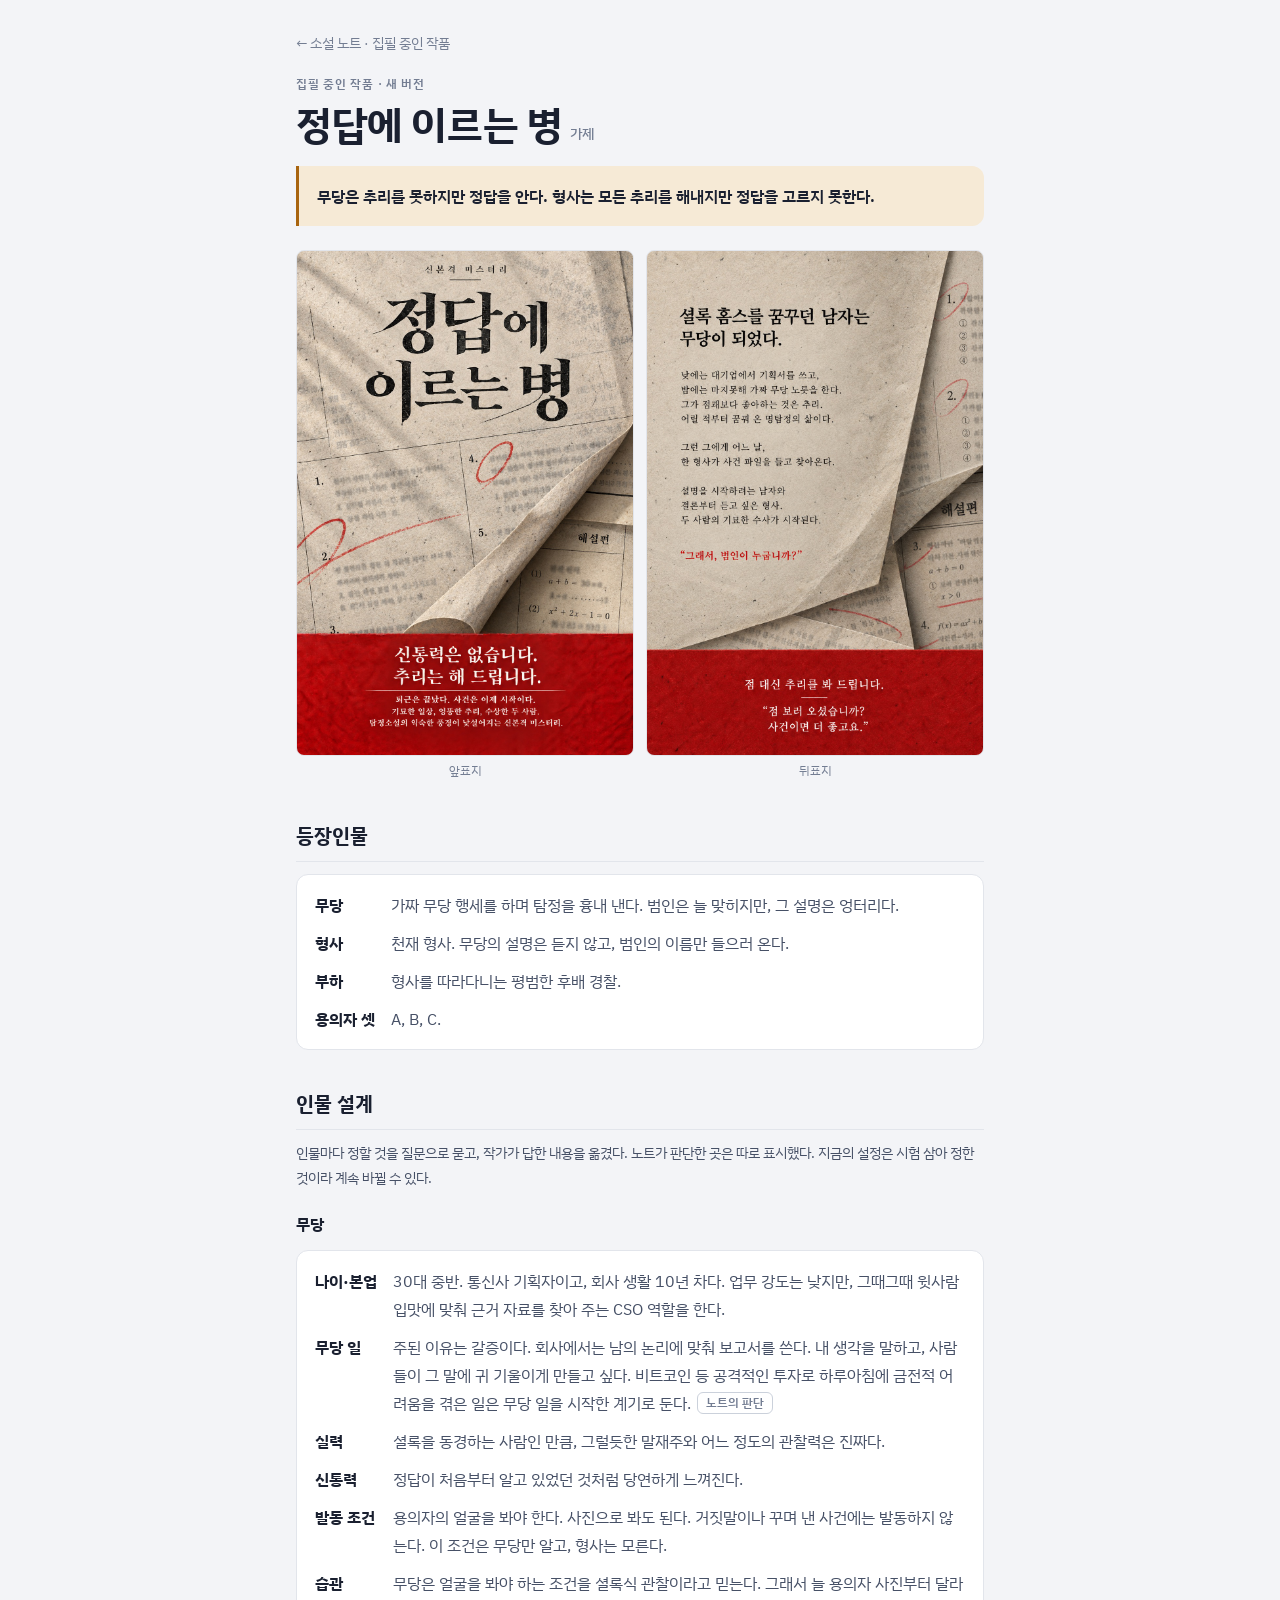
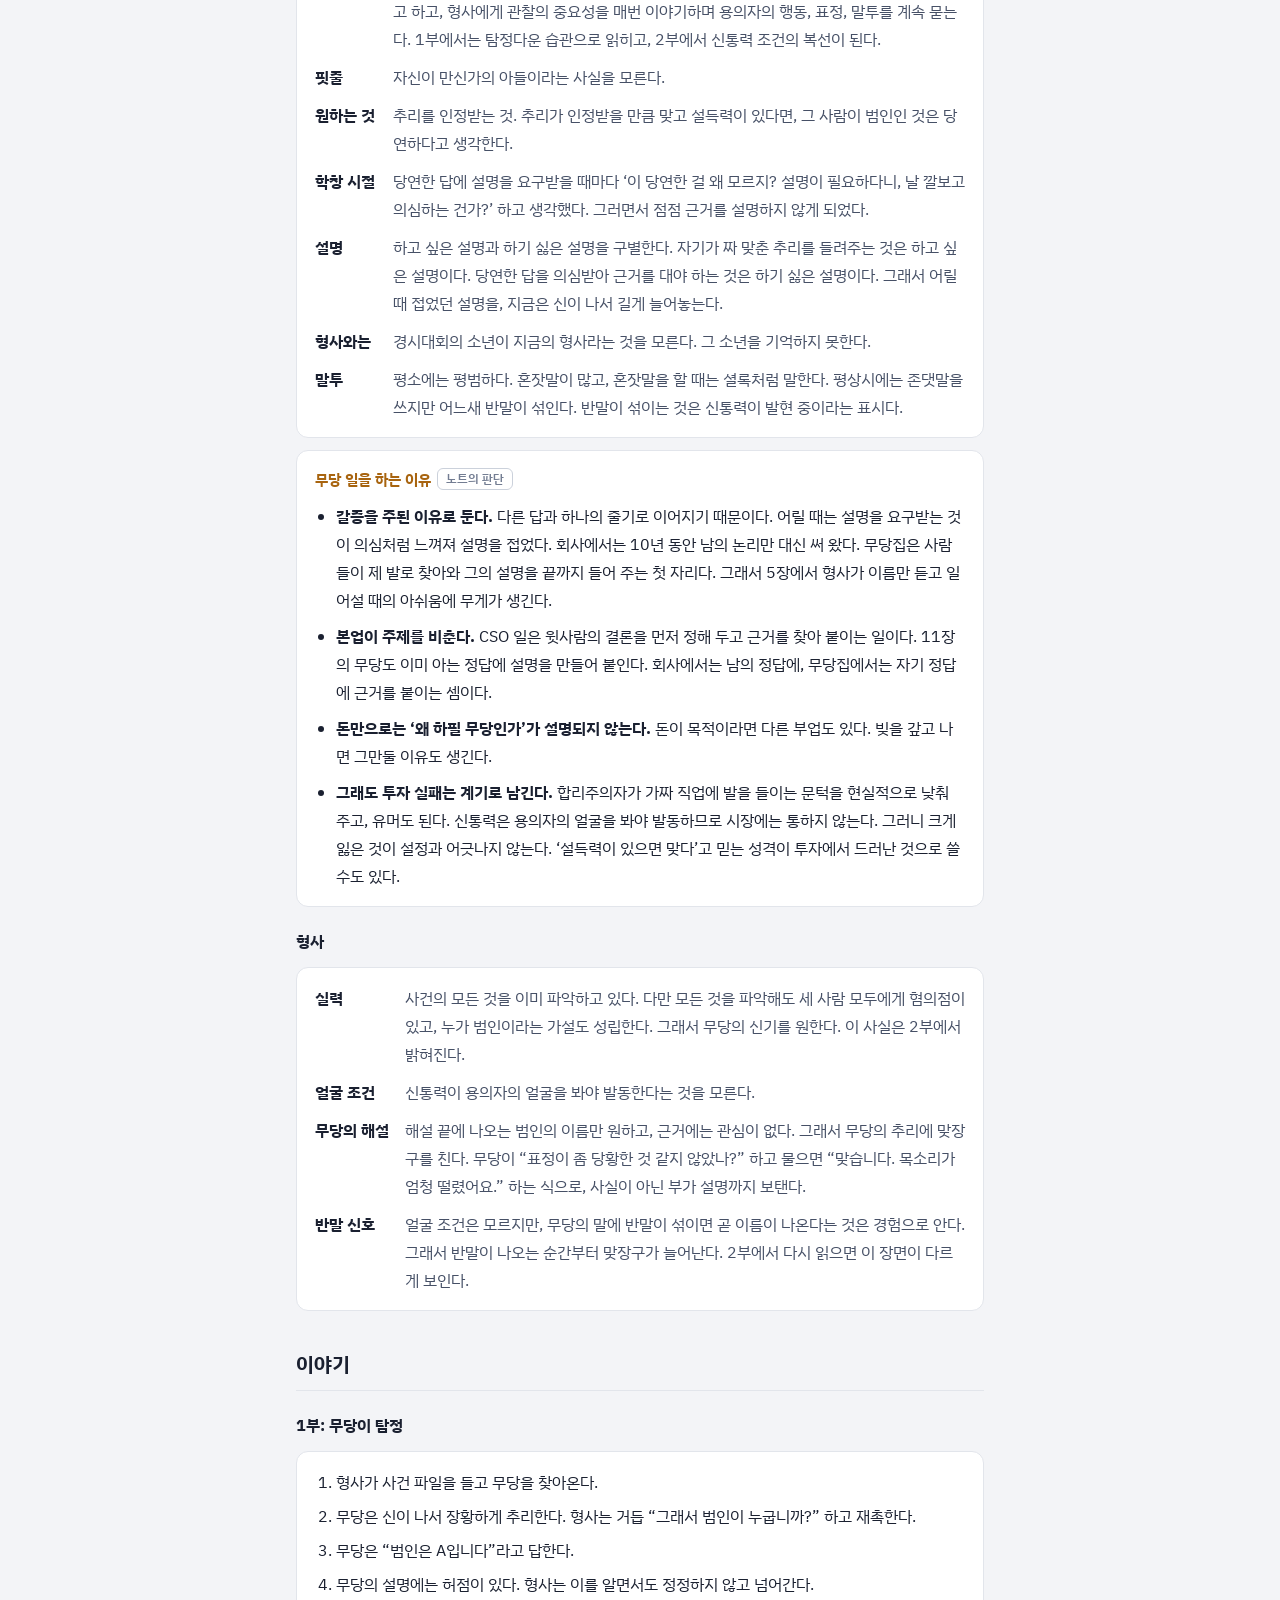
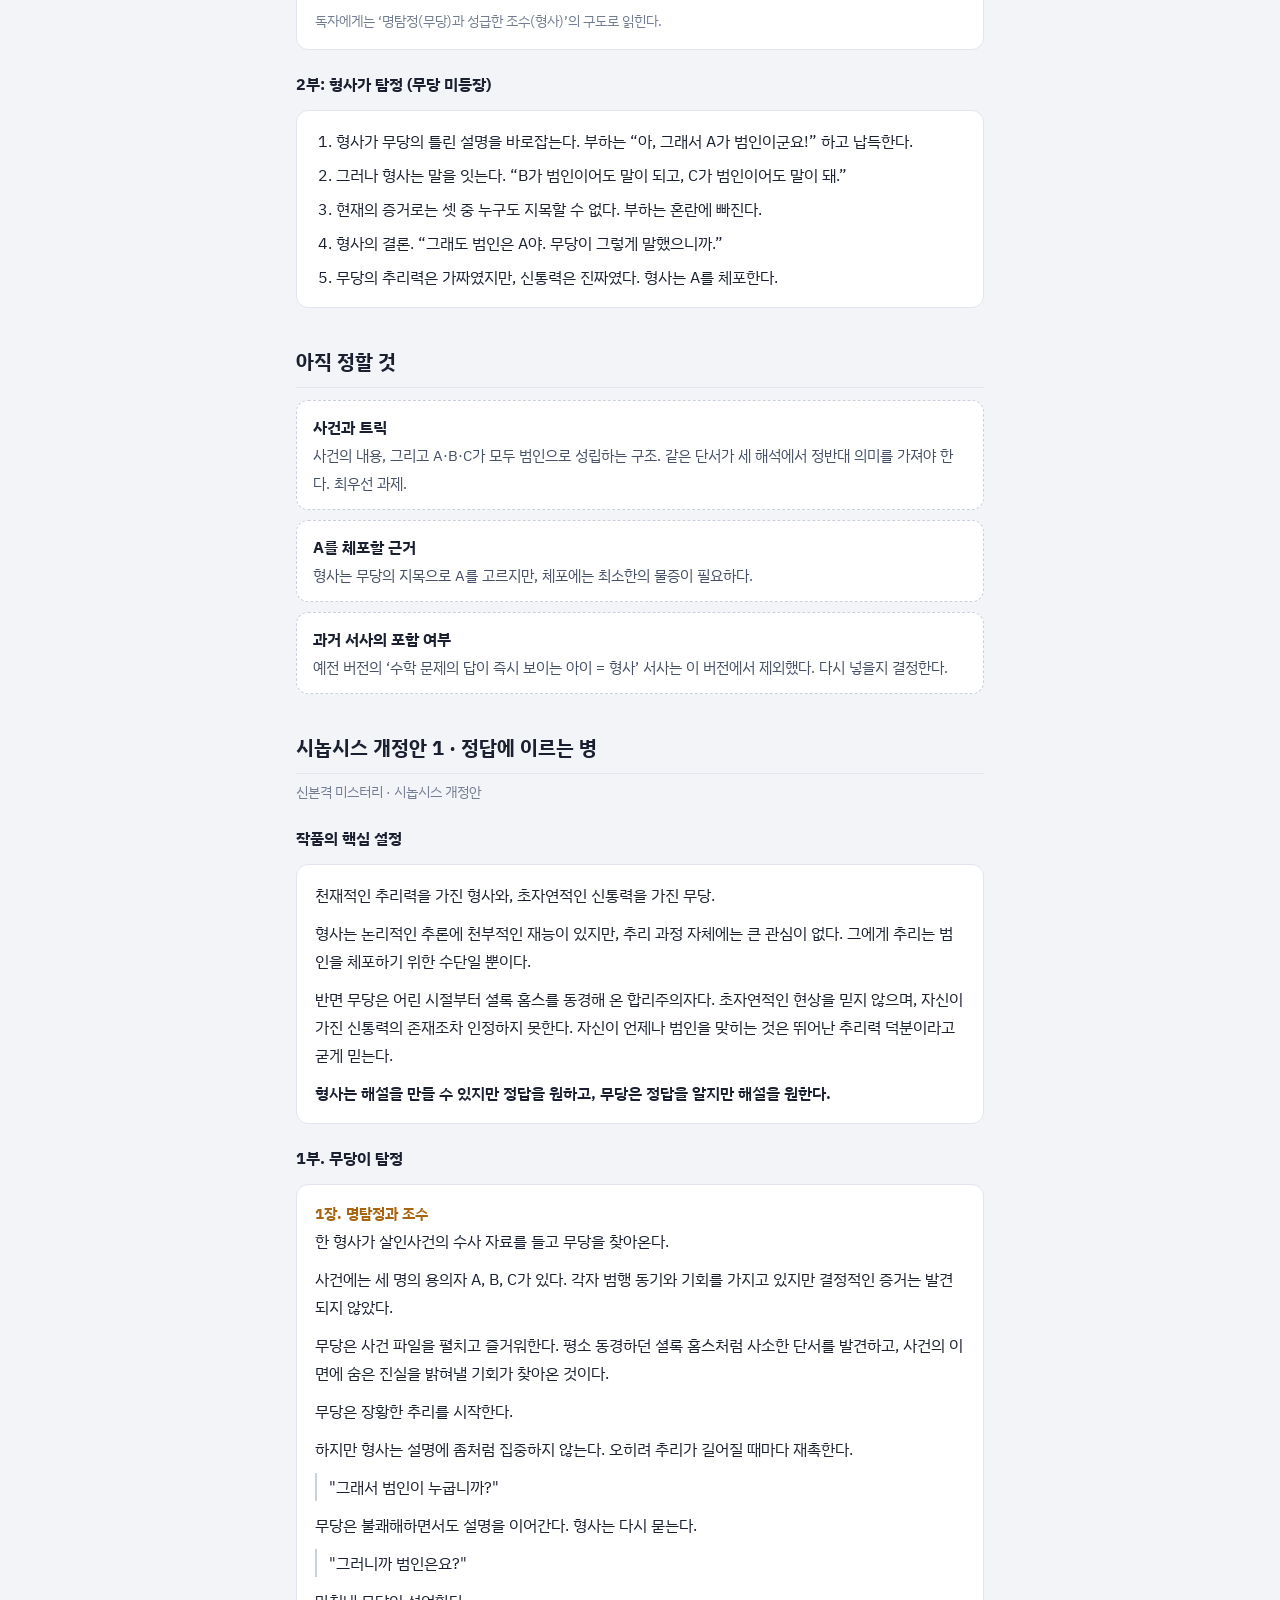
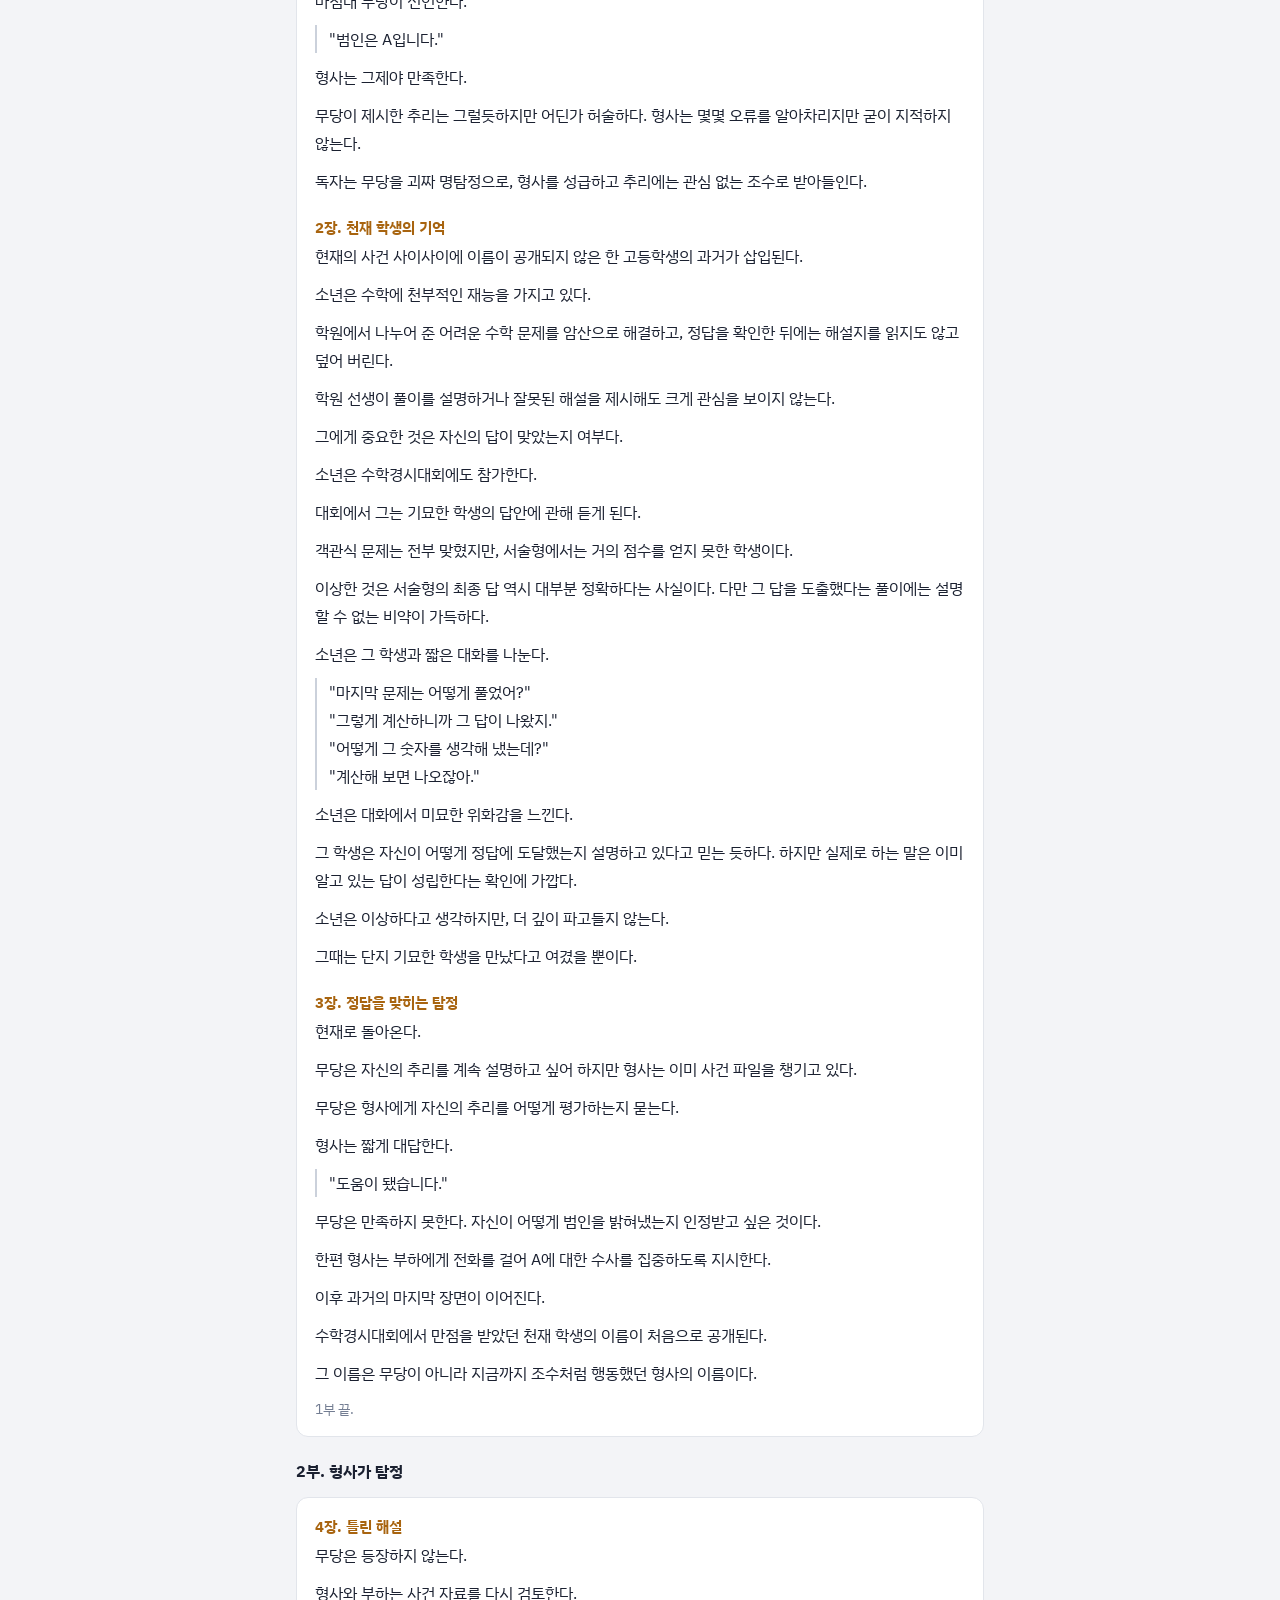
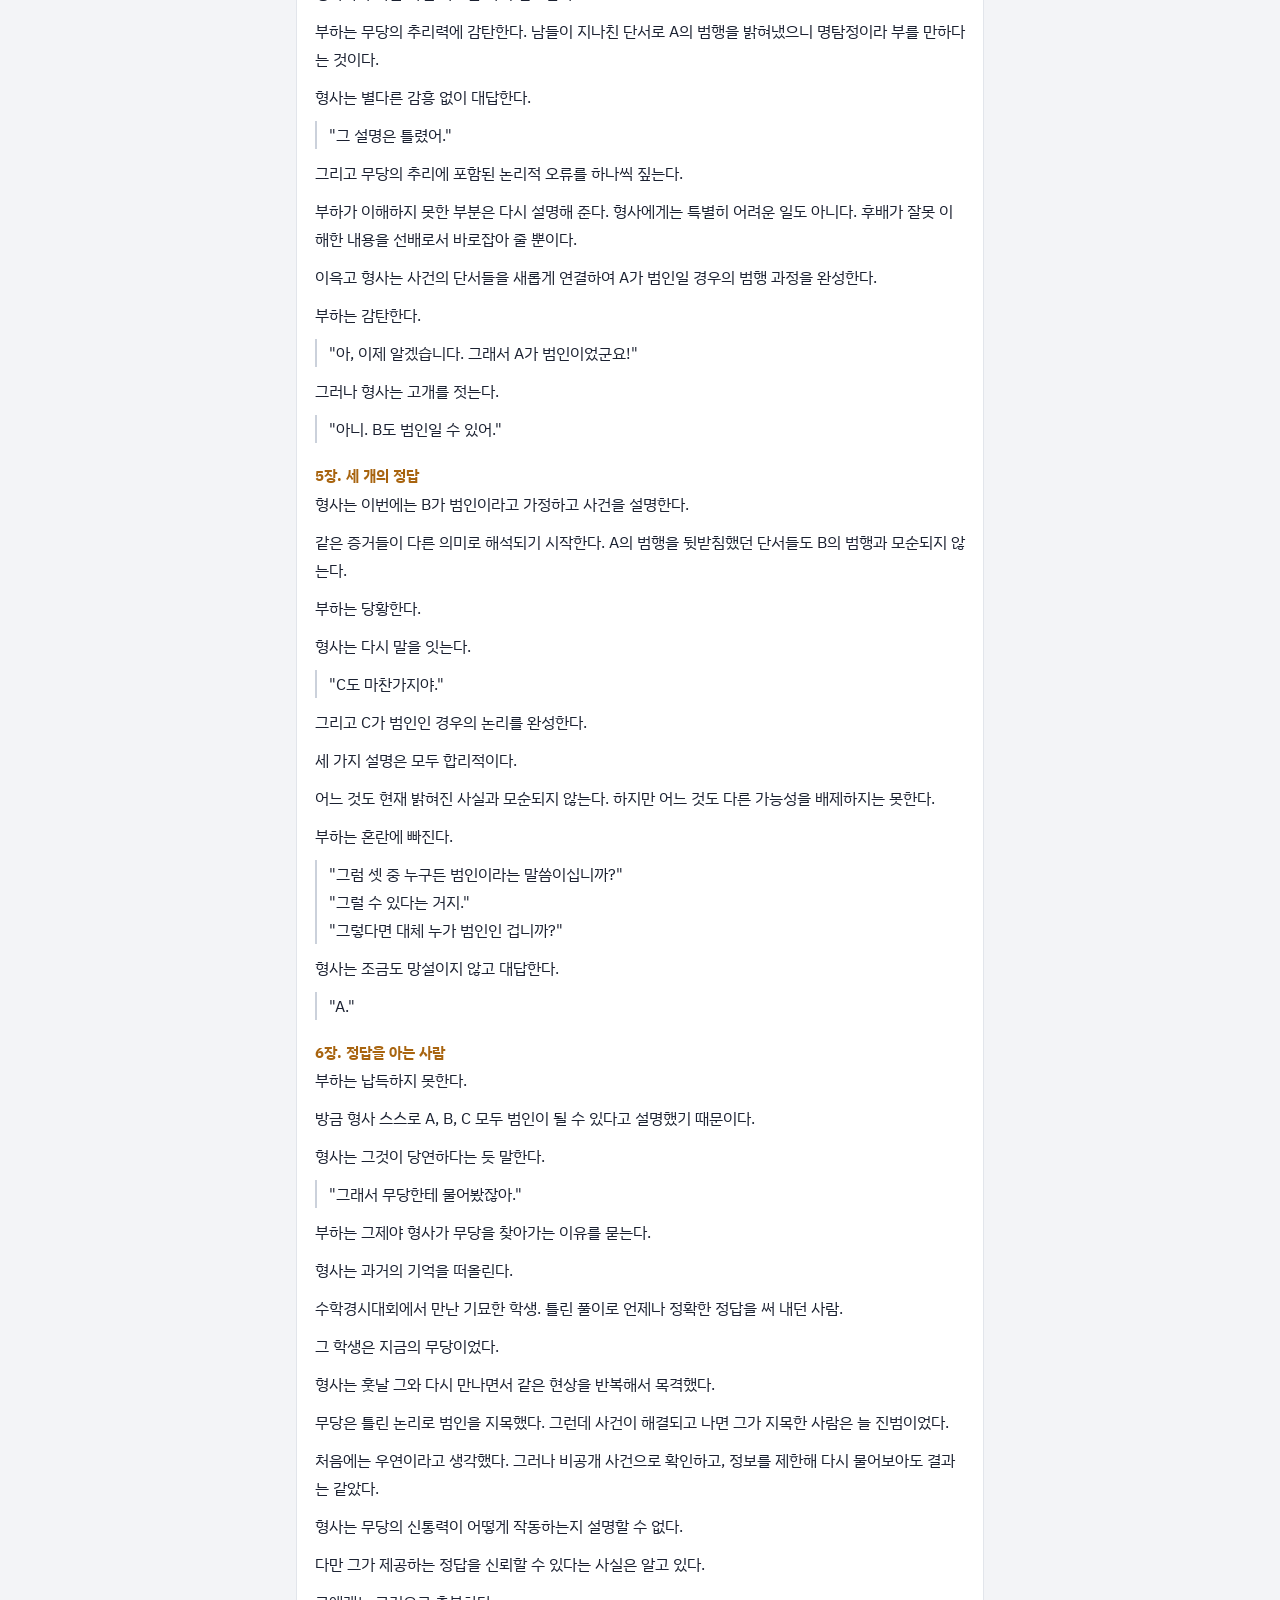
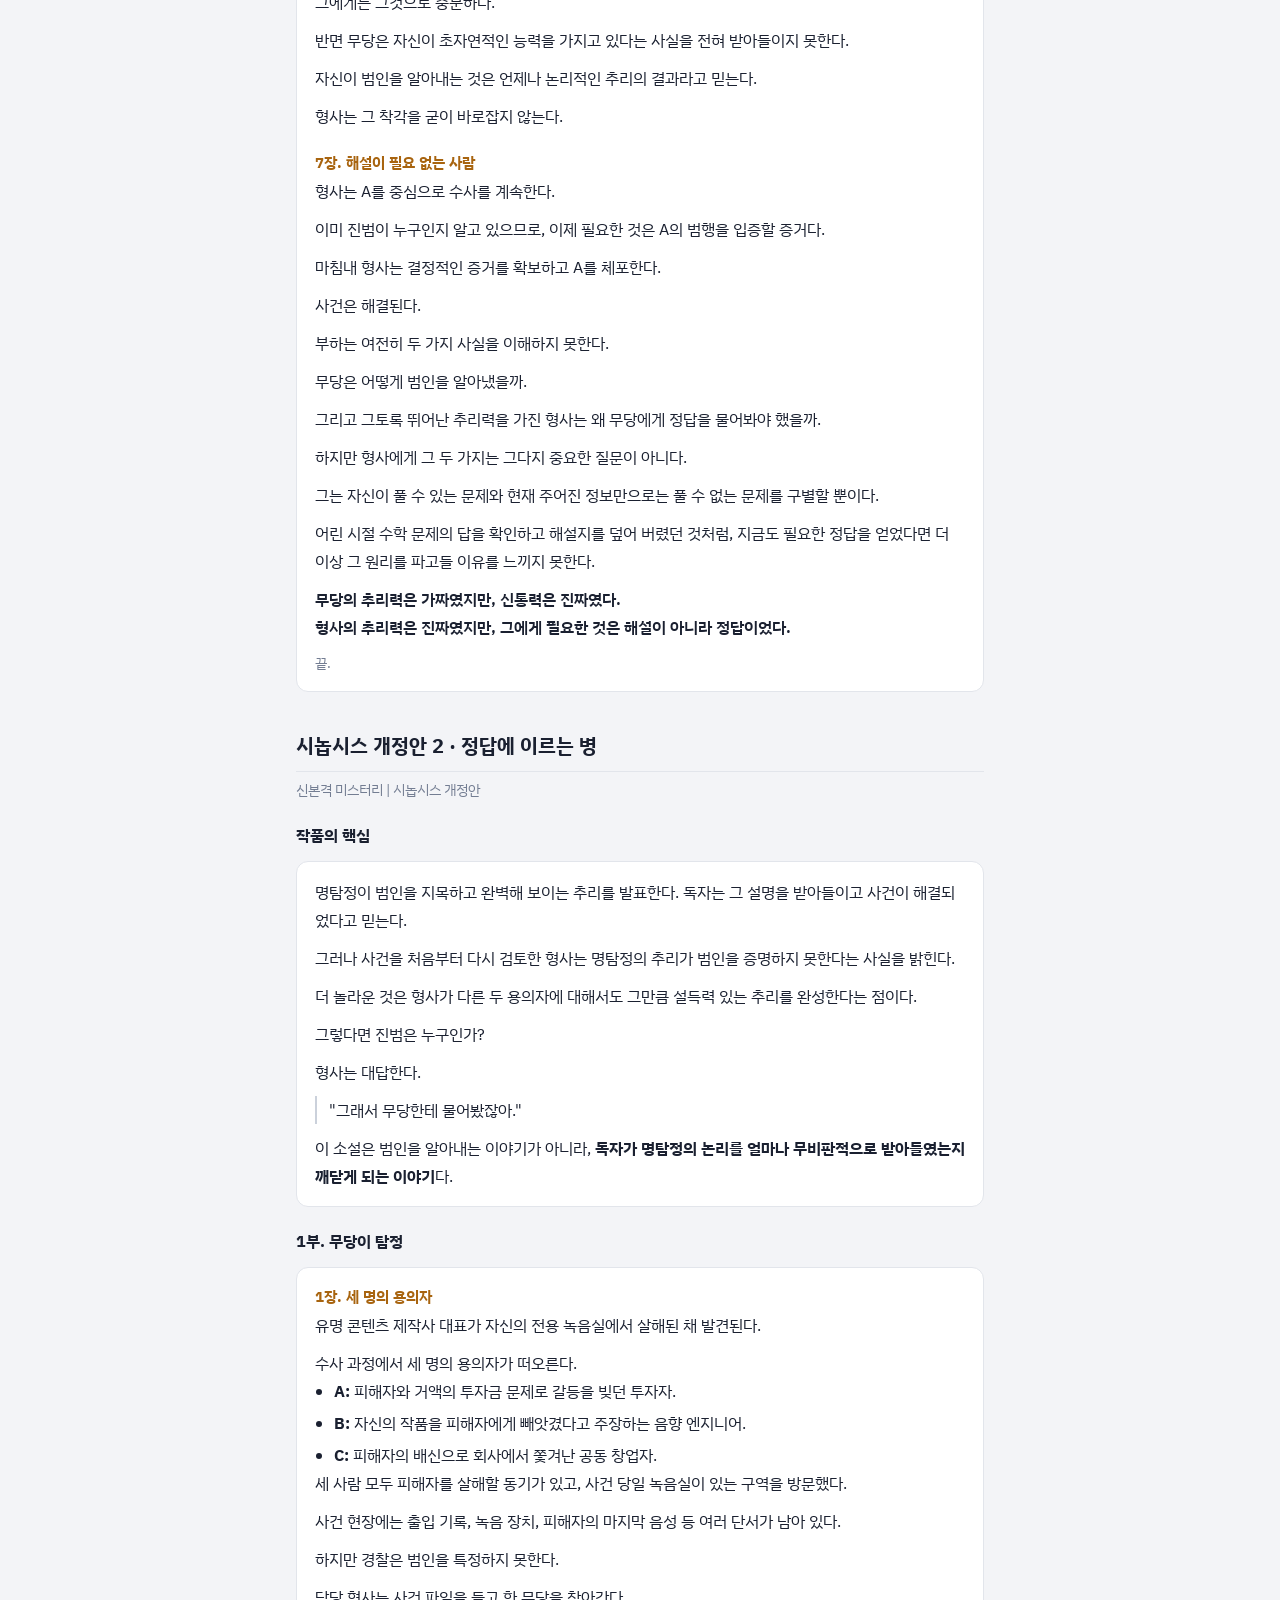
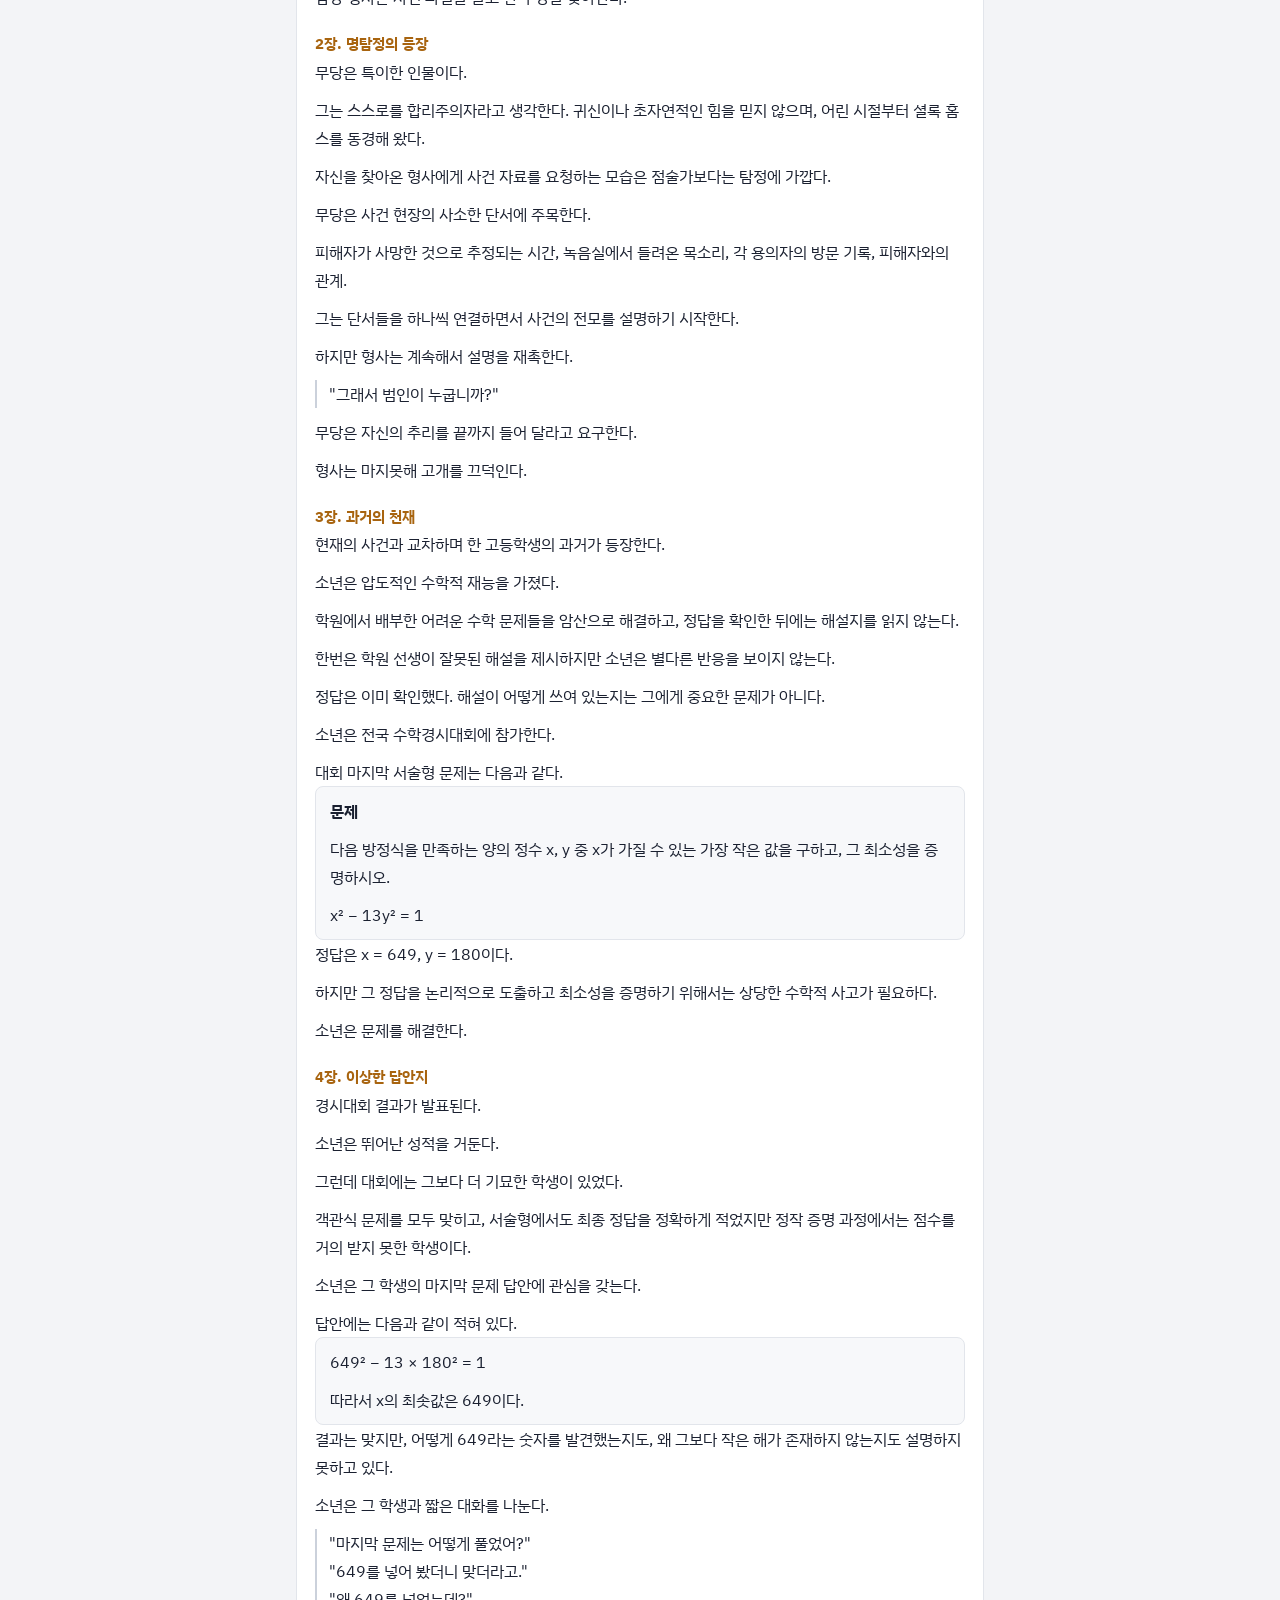
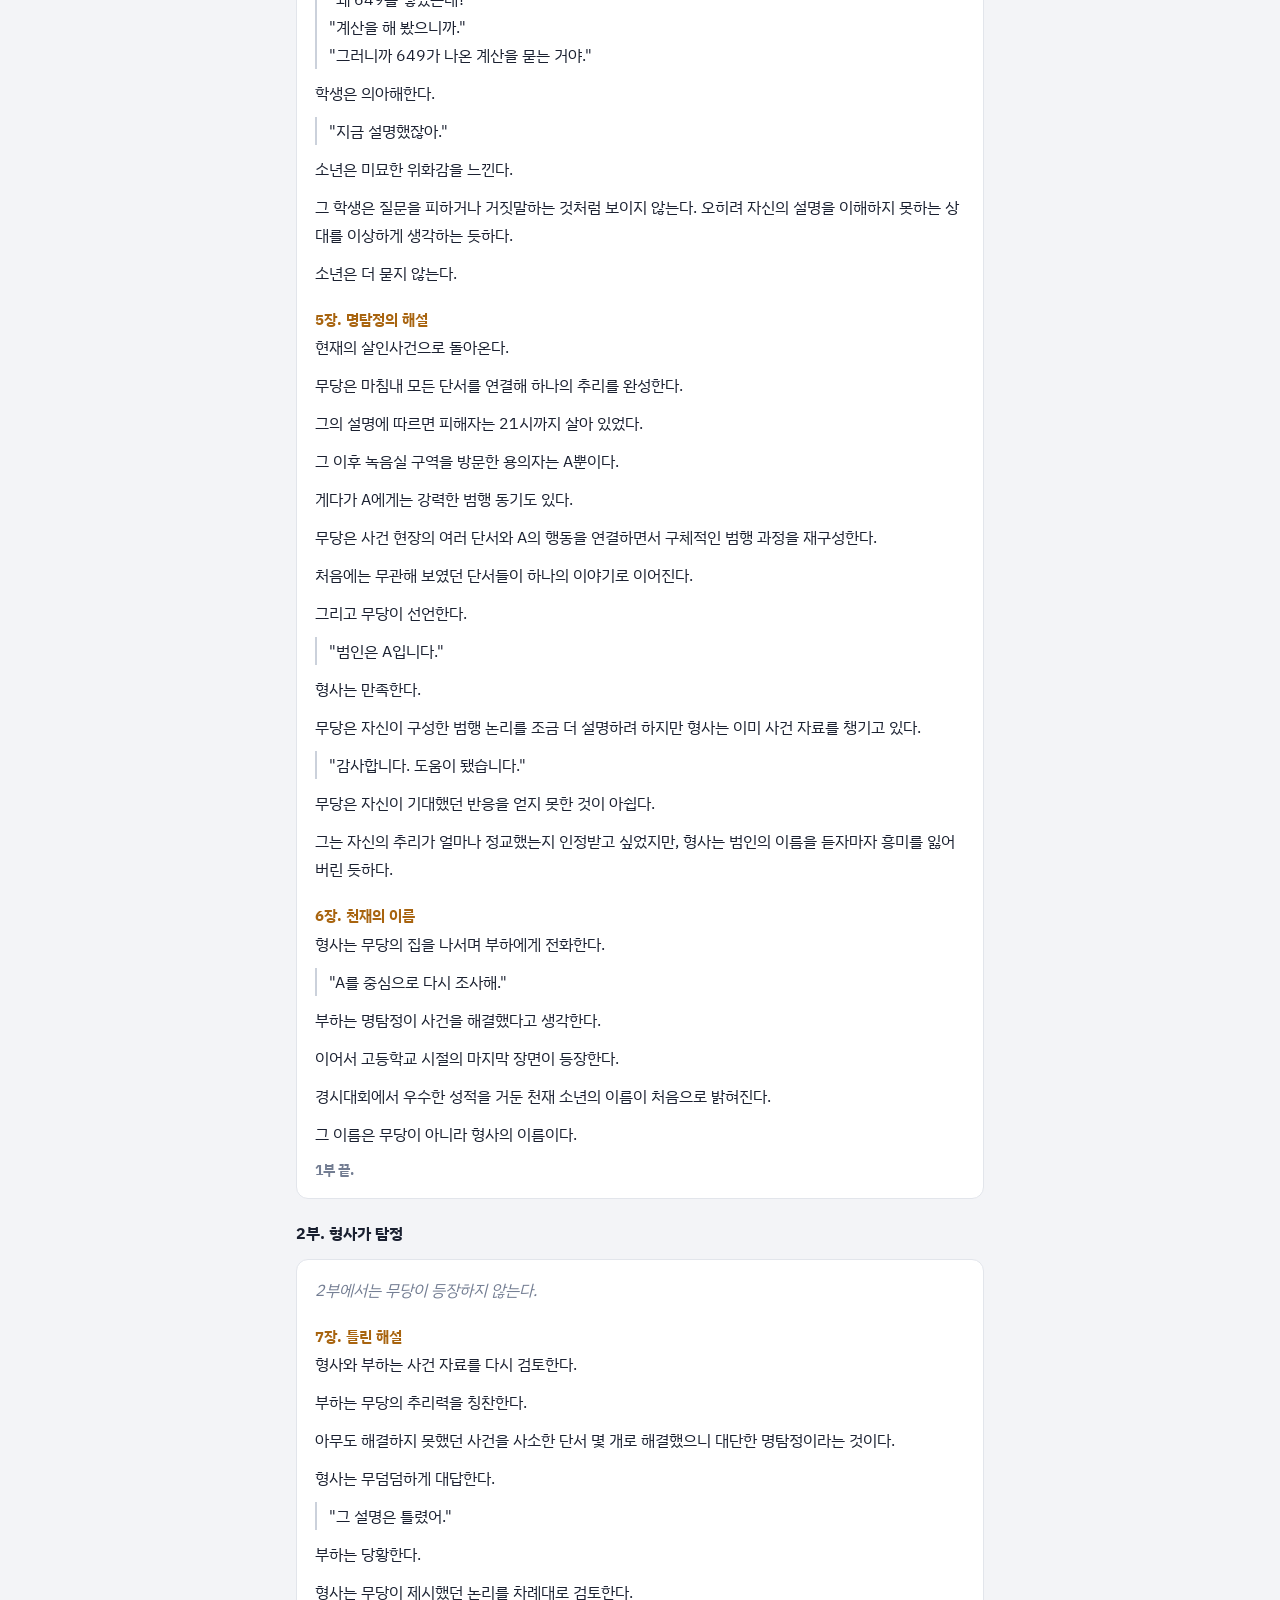
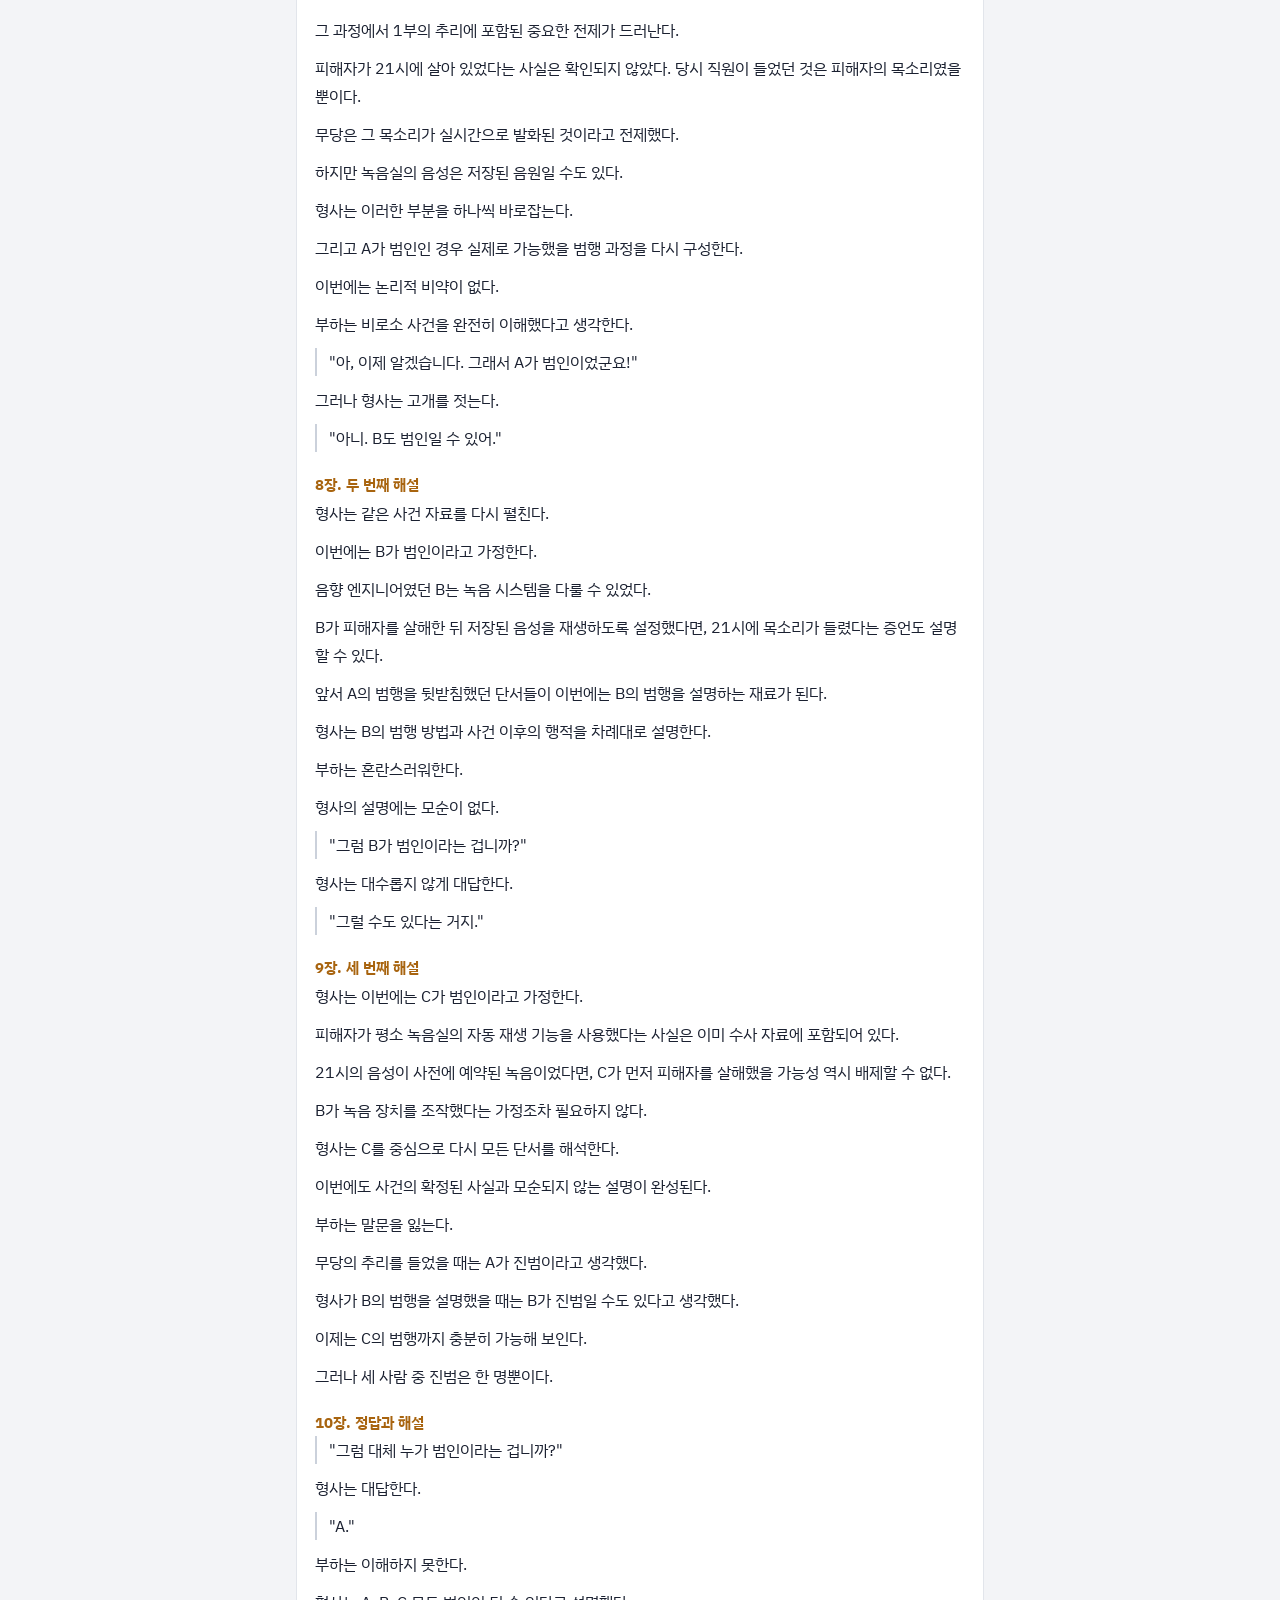
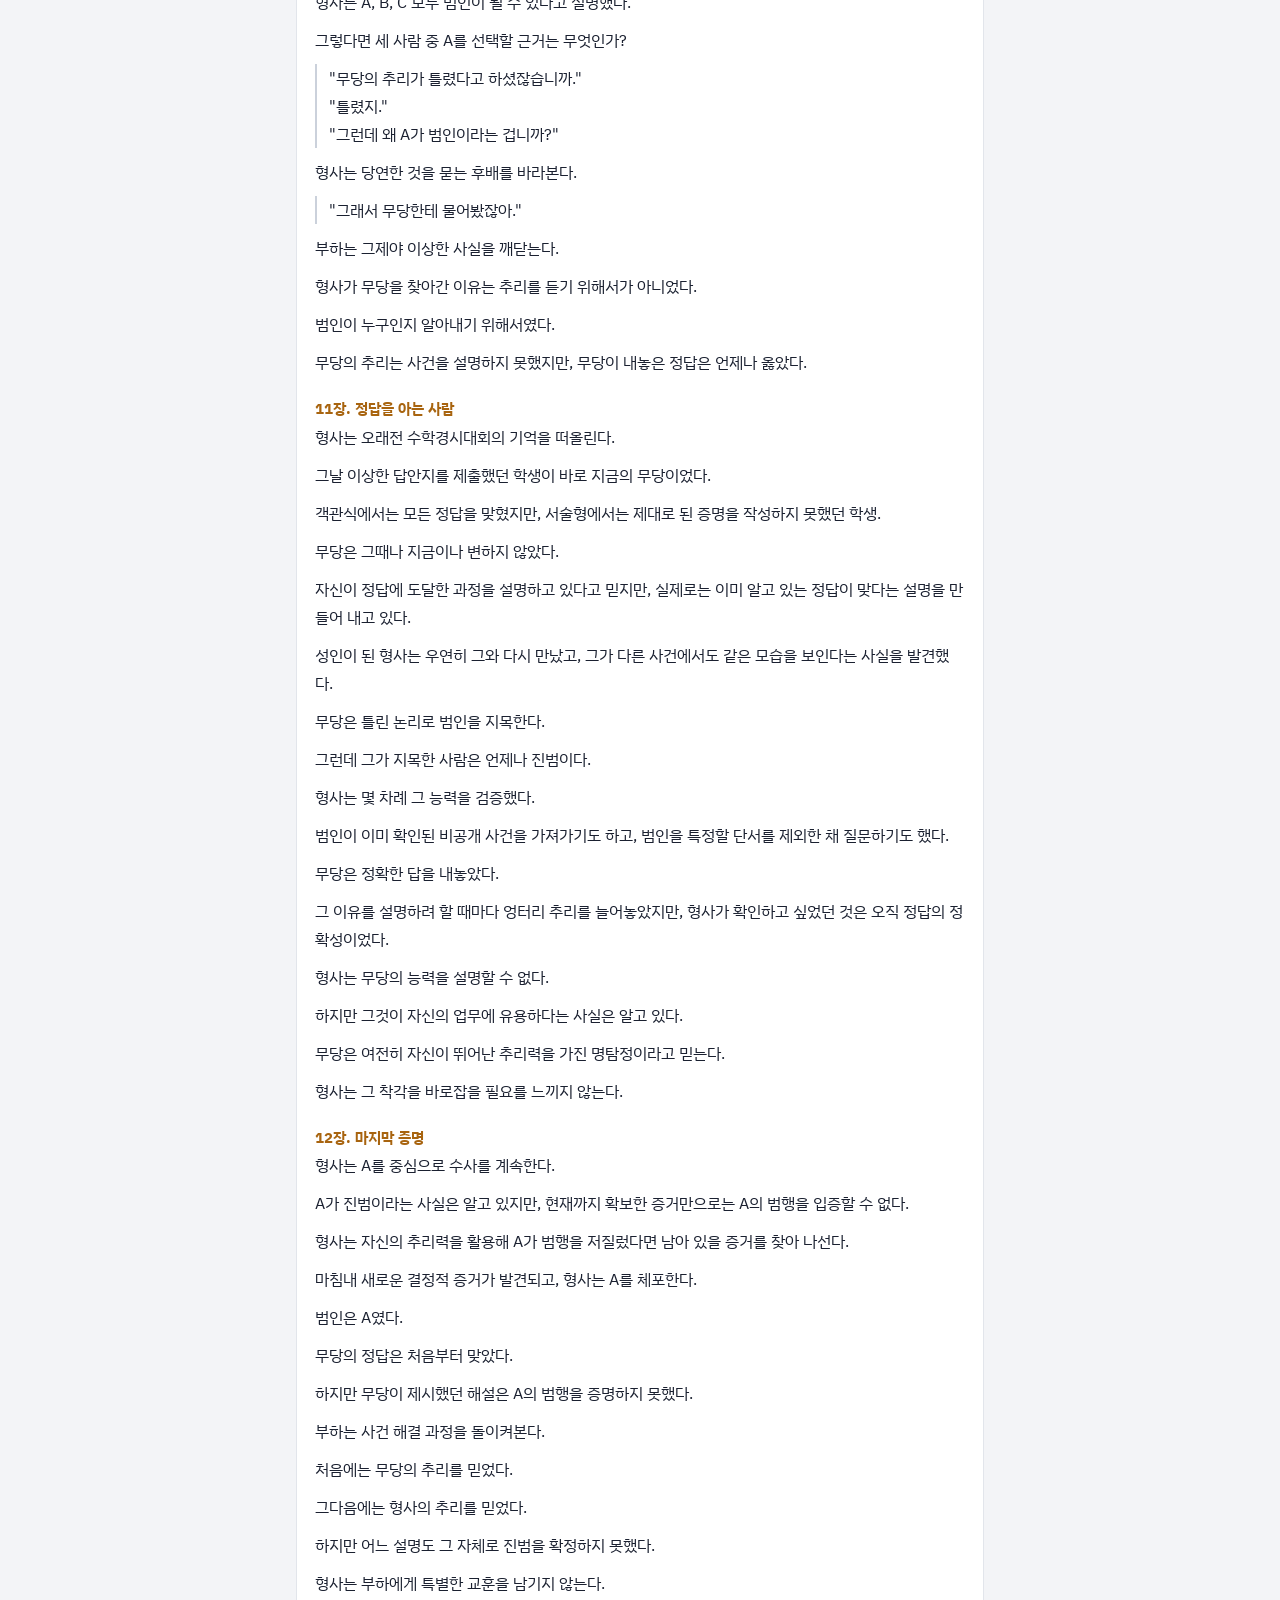
<file: novel/mudang.html>
<!doctype html>
<html lang="ko">
<meta charset="utf-8">
<meta name="viewport" content="width=device-width,initial-scale=1,viewport-fit=cover">
<title>정답에 이르는 병</title>
<link rel="preconnect" href="https://fonts.googleapis.com">
<link rel="preconnect" href="https://fonts.gstatic.com" crossorigin>
<link rel="stylesheet" href="https://fonts.googleapis.com/css2?family=IBM+Plex+Sans+KR:wght@400;500;600;700&display=swap">
<style>
/* 집필 중인 작품의 새 버전. 작품 탭(works.js)이 너무 복잡해져서 쉬운 버전 시놉을 뼈대로 다시 시작해요.
   색 토큰은 index.html과 같은 값을 써요. */
:root{
  --paper:#F3F4F7; --sheet:#FFFFFF; --sheet-2:#F7F8FA;
  --ink:#1A2030; --ink-2:#465066; --ink-3:#737D92; --rule:#E2E5EB; --rule-2:#CBD1DB;
  --accent:#A8640F; --accent-soft:#F6EAD6;
  --font-ui:"IBM Plex Sans KR","Apple SD Gothic Neo","Malgun Gothic","Noto Sans KR",system-ui,sans-serif;
  --radius:12px; --gutter:16px;
  color-scheme:light;
}
@media (prefers-color-scheme: dark){
  :root:not([data-theme="light"]){
    --paper:#12151C; --sheet:#1A1F29; --sheet-2:#151922;
    --ink:#E7EAF0; --ink-2:#B3BACA; --ink-3:#8A92A5; --rule:#2A303D; --rule-2:#3A4252;
    --accent:#E2A34A; --accent-soft:#3A2C17;
    color-scheme:dark;
  }
}
:root[data-theme="dark"]{
  --paper:#12151C; --sheet:#1A1F29; --sheet-2:#151922;
  --ink:#E7EAF0; --ink-2:#B3BACA; --ink-3:#8A92A5; --rule:#2A303D; --rule-2:#3A4252;
  --accent:#E2A34A; --accent-soft:#3A2C17;
  color-scheme:dark;
}
*,*::before,*::after{ box-sizing:border-box }
html,body{ margin:0 }
body{ min-height:100vh; background:var(--paper); color:var(--ink); font:400 1rem/1.75 var(--font-ui); -webkit-font-smoothing:antialiased }
h1,h2,h3,p,ol,ul,dl{ margin:0 }
a{ color:inherit }
:focus-visible{ outline:2px solid var(--accent); outline-offset:2px; border-radius:6px }
main{ max-width:720px; margin:0 auto; padding:28px var(--gutter) 72px }
.back{ display:inline-block; font-size:.85rem; color:var(--ink-3); text-decoration:none; margin-bottom:18px }
.back:hover{ color:var(--ink) }
.eyebrow{ font-size:.76rem; font-weight:600; letter-spacing:.06em; color:var(--ink-3) }
h1{ font-size:clamp(1.8rem,6vw,2.5rem); font-weight:700; letter-spacing:-.01em; line-height:1.3; margin-top:4px }
h1 small{ margin-left:8px; font-size:.9rem; font-weight:500; color:var(--ink-3) }

/* 한 줄로 */
.line{ margin-top:16px; padding:16px 18px; border-left:3px solid var(--accent); background:var(--accent-soft); border-radius:0 var(--radius) var(--radius) 0; font-weight:600 }

/* 표지 */
.covers{ display:grid; grid-template-columns:repeat(2,minmax(0,1fr)); gap:12px; margin-top:24px }
.covers figure{ margin:0 }
.covers img{ display:block; width:100%; height:auto; border-radius:8px; border:1px solid var(--rule) }
.covers figcaption{ margin-top:4px; font-size:.78rem; color:var(--ink-3); text-align:center }

/* 칸 */
section{ margin-top:36px }
h2{ font-size:1.25rem; font-weight:700; padding-bottom:8px; border-bottom:1px solid var(--rule) }
h3{ margin-top:20px; font-size:1rem; font-weight:700 }
.card{ margin-top:12px; padding:16px 18px; background:var(--sheet); border:1px solid var(--rule); border-radius:var(--radius) }
.cast{ display:grid; grid-template-columns:auto 1fr; gap:10px 16px }
.cast dt{ font-weight:700; white-space:nowrap }
.cast dd{ margin:0; color:var(--ink-2) }
ol.flow{ padding-left:1.3em; display:grid; gap:6px }
.note{ margin-top:10px; font-size:.9rem; color:var(--ink-3) }
ul.todo{ list-style:none; padding:0; display:grid; gap:10px; margin-top:12px }
ul.todo li{ padding:12px 16px; background:var(--sheet); border:1px dashed var(--rule-2); border-radius:var(--radius) }
ul.todo b{ display:block }
ul.todo span{ font-size:.92rem; color:var(--ink-2) }
.foot{ margin-top:40px; font-size:.85rem; color:var(--ink-3) }

/* 시놉시스 개정안: 내가 쓴 글을 그대로 옮겨요 */
.syn .sub{ margin-top:6px; font-size:.85rem; color:var(--ink-3) }
.syn .card p + p{ margin-top:10px }
.syn h4{ margin:20px 0 0; font-size:.95rem; font-weight:700; color:var(--accent) }
.syn h4:first-child{ margin-top:0 }
.syn .say{ padding-left:12px; border-left:2px solid var(--rule-2); color:var(--ink) }
.syn .key{ font-weight:600 }
.syn .end{ margin-top:14px; font-size:.85rem; color:var(--ink-3) }
.syn ul.sus{ padding-left:1.2em; display:grid; gap:4px }
.syn .math{ padding:10px 14px; background:var(--sheet-2); border:1px solid var(--rule); border-radius:8px; font-variant-numeric:tabular-nums }
.syn .note-it{ font-style:italic; color:var(--ink-3) }
.syn .card ul.pts, .syn .card ol.pts{ padding-left:1.3em; display:grid; gap:8px; margin-top:8px }
.syn .who{ display:inline-block; margin-left:6px; padding:0 8px; border-radius:6px; font-size:.72rem; font-weight:600; vertical-align:2px; border:1px solid var(--rule-2); color:var(--ink-3) }
.syn .who.mine{ border-color:var(--accent); color:var(--accent) }

/* 인물 설계: 질문에 답한 내용을 옮기고, 노트가 판단한 곳만 따로 표시해요 */
.chr .lead{ margin-top:10px; font-size:.9rem; color:var(--ink-2) }
.chr h4{ margin:0; font-size:.95rem; font-weight:700; color:var(--accent) }
.chr .card ul.pts{ padding-left:1.3em; display:grid; gap:8px; margin-top:8px }
.chr .who{ display:inline-block; margin-left:6px; padding:0 8px; border-radius:6px; font-size:.72rem; font-weight:600; vertical-align:2px; border:1px solid var(--rule-2); color:var(--ink-3) }

/* 대화 기록: 다른 AI와 나눈 대화를 그대로 옮겨요. 한 번 묻고 답한 것을 접는 칸 하나로 */
.log .lead{ margin-top:10px; font-size:.9rem; color:var(--ink-2) }
.log details{ margin-top:10px; background:var(--sheet); border:1px solid var(--rule); border-radius:var(--radius) }
.log summary{ cursor:pointer; padding:12px 16px; font-weight:600; list-style:none }
.log summary::-webkit-details-marker{ display:none }
.log summary::before{ content:"▸ "; color:var(--ink-3) }
.log details[open] summary::before{ content:"▾ " }
.log .body{ padding:0 16px 18px; border-top:1px solid var(--rule) }
.log .body > * + *{ margin-top:10px }
.log .q{ margin-top:14px; padding:10px 14px; background:var(--accent-soft); border-radius:8px }
.log .q b{ display:block; font-size:.75rem; color:var(--accent) }
.log .a-h{ margin-top:16px; font-size:.75rem; font-weight:600; color:var(--ink-3) }
.log h5{ margin-top:20px; font-size:1rem; font-weight:700 }
.log h6{ margin:16px 0 0; font-size:.92rem; font-weight:700; color:var(--ink-2) }
.log ul, .log ol{ padding-left:1.3em; display:grid; gap:4px }
.log .say{ padding-left:12px; border-left:2px solid var(--rule-2) }
.log .math{ padding:8px 12px; background:var(--sheet-2); border:1px solid var(--rule); border-radius:8px; font-variant-numeric:tabular-nums }
.log .gap{ padding:8px 12px; border:1px dashed var(--rule-2); border-radius:8px; font-size:.88rem; color:var(--ink-3) }
.log blockquote{ margin:10px 0 0; padding:4px 0 4px 14px; border-left:3px solid var(--rule-2) }
.log blockquote p + p{ margin-top:8px }
.log .tbl{ overflow-x:auto }
.log table{ width:100%; border-collapse:collapse; font-size:.9rem }
.log th, .log td{ border:1px solid var(--rule); padding:6px 8px; text-align:left; vertical-align:top }
.log th{ background:var(--sheet-2) }
@media (max-width:420px){ .cast{ grid-template-columns:1fr; gap:2px } .cast dd{ margin-bottom:8px } }
</style>

<main>
  <a class="back" href="index.html#a-works">← 소설 노트 · 집필 중인 작품</a>
  <p class="eyebrow">집필 중인 작품 · 새 버전</p>
  <h1>정답에 이르는 병<small>가제</small></h1>
  <p class="line">무당은 추리를 못하지만 정답을 안다. 형사는 모든 추리를 해내지만 정답을 고르지 못한다.</p>

  <div class="covers">
    <figure><img src="img/mudang-cover-front.jpg" alt="앞표지. 빨간 동그라미가 그려진 시험지 위에 제목 ‘정답에 이르는 병’. 빨간 띠지에 “신통력은 없습니다. 추리는 해 드립니다.”"><figcaption>앞표지</figcaption></figure>
    <figure><img src="img/mudang-cover-back.jpg" alt="뒤표지. 시험지와 해설편 위에 소개글, 빨간 띠지에 “점 대신 추리를 봐 드립니다.”"><figcaption>뒤표지</figcaption></figure>
  </div>

  <section>
    <h2>등장인물</h2>
    <dl class="card cast">
      <dt>무당</dt><dd>가짜 무당 행세를 하며 탐정을 흉내 낸다. 범인은 늘 맞히지만, 그 설명은 엉터리다.</dd>
      <dt>형사</dt><dd>천재 형사. 무당의 설명은 듣지 않고, 범인의 이름만 들으러 온다.</dd>
      <dt>부하</dt><dd>형사를 따라다니는 평범한 후배 경찰.</dd>
      <dt>용의자 셋</dt><dd>A, B, C.</dd>
    </dl>
  </section>

  <section class="chr" id="characters">
    <h2>인물 설계</h2>
    <p class="lead">인물마다 정할 것을 질문으로 묻고, 작가가 답한 내용을 옮겼다. 노트가 판단한 곳은 따로 표시했다. 지금의 설정은 시험 삼아 정한 것이라 계속 바뀔 수 있다.</p>

    <h3>무당</h3>
    <dl class="card cast">
      <dt>나이·본업</dt><dd>30대 중반. 통신사 기획자이고, 회사 생활 10년 차다. 업무 강도는 낮지만, 그때그때 윗사람 입맛에 맞춰 근거 자료를 찾아 주는 CSO 역할을 한다.</dd>
      <dt>무당 일</dt><dd>주된 이유는 갈증이다. 회사에서는 남의 논리에 맞춰 보고서를 쓴다. 내 생각을 말하고, 사람들이 그 말에 귀 기울이게 만들고 싶다. 비트코인 등 공격적인 투자로 하루아침에 금전적 어려움을 겪은 일은 무당 일을 시작한 계기로 둔다.<span class="who">노트의 판단</span></dd>
      <dt>실력</dt><dd>셜록을 동경하는 사람인 만큼, 그럴듯한 말재주와 어느 정도의 관찰력은 진짜다.</dd>
      <dt>신통력</dt><dd>정답이 처음부터 알고 있었던 것처럼 당연하게 느껴진다.</dd>
      <dt>발동 조건</dt><dd>용의자의 얼굴을 봐야 한다. 사진으로 봐도 된다. 거짓말이나 꾸며 낸 사건에는 발동하지 않는다. 이 조건은 무당만 알고, 형사는 모른다.</dd>
      <dt>습관</dt><dd>무당은 얼굴을 봐야 하는 조건을 셜록식 관찰이라고 믿는다. 그래서 늘 용의자 사진부터 달라고 하고, 형사에게 관찰의 중요성을 매번 이야기하며 용의자의 행동, 표정, 말투를 계속 묻는다. 1부에서는 탐정다운 습관으로 읽히고, 2부에서 신통력 조건의 복선이 된다.</dd>
      <dt>핏줄</dt><dd>자신이 만신가의 아들이라는 사실을 모른다.</dd>
      <dt>원하는 것</dt><dd>추리를 인정받는 것. 추리가 인정받을 만큼 맞고 설득력이 있다면, 그 사람이 범인인 것은 당연하다고 생각한다.</dd>
      <dt>학창 시절</dt><dd>당연한 답에 설명을 요구받을 때마다 ‘이 당연한 걸 왜 모르지? 설명이 필요하다니, 날 깔보고 의심하는 건가?’ 하고 생각했다. 그러면서 점점 근거를 설명하지 않게 되었다.</dd>
      <dt>설명</dt><dd>하고 싶은 설명과 하기 싫은 설명을 구별한다. 자기가 짜 맞춘 추리를 들려주는 것은 하고 싶은 설명이다. 당연한 답을 의심받아 근거를 대야 하는 것은 하기 싫은 설명이다. 그래서 어릴 때 접었던 설명을, 지금은 신이 나서 길게 늘어놓는다.</dd>
      <dt>형사와는</dt><dd>경시대회의 소년이 지금의 형사라는 것을 모른다. 그 소년을 기억하지 못한다.</dd>
      <dt>말투</dt><dd>평소에는 평범하다. 혼잣말이 많고, 혼잣말을 할 때는 셜록처럼 말한다. 평상시에는 존댓말을 쓰지만 어느새 반말이 섞인다. 반말이 섞이는 것은 신통력이 발현 중이라는 표시다.</dd>
    </dl>

    <div class="card">
      <h4>무당 일을 하는 이유<span class="who">노트의 판단</span></h4>
      <ul class="pts">
        <li><b>갈증을 주된 이유로 둔다.</b> 다른 답과 하나의 줄기로 이어지기 때문이다. 어릴 때는 설명을 요구받는 것이 의심처럼 느껴져 설명을 접었다. 회사에서는 10년 동안 남의 논리만 대신 써 왔다. 무당집은 사람들이 제 발로 찾아와 그의 설명을 끝까지 들어 주는 첫 자리다. 그래서 5장에서 형사가 이름만 듣고 일어설 때의 아쉬움에 무게가 생긴다.</li>
        <li><b>본업이 주제를 비춘다.</b> CSO 일은 윗사람의 결론을 먼저 정해 두고 근거를 찾아 붙이는 일이다. 11장의 무당도 이미 아는 정답에 설명을 만들어 붙인다. 회사에서는 남의 정답에, 무당집에서는 자기 정답에 근거를 붙이는 셈이다.</li>
        <li><b>돈만으로는 ‘왜 하필 무당인가’가 설명되지 않는다.</b> 돈이 목적이라면 다른 부업도 있다. 빚을 갚고 나면 그만둘 이유도 생긴다.</li>
        <li><b>그래도 투자 실패는 계기로 남긴다.</b> 합리주의자가 가짜 직업에 발을 들이는 문턱을 현실적으로 낮춰 주고, 유머도 된다. 신통력은 용의자의 얼굴을 봐야 발동하므로 시장에는 통하지 않는다. 그러니 크게 잃은 것이 설정과 어긋나지 않는다. ‘설득력이 있으면 맞다’고 믿는 성격이 투자에서 드러난 것으로 쓸 수도 있다.</li>
      </ul>
    </div>

    <h3>형사</h3>
    <dl class="card cast">
      <dt>실력</dt><dd>사건의 모든 것을 이미 파악하고 있다. 다만 모든 것을 파악해도 세 사람 모두에게 혐의점이 있고, 누가 범인이라는 가설도 성립한다. 그래서 무당의 신기를 원한다. 이 사실은 2부에서 밝혀진다.</dd>
      <dt>얼굴 조건</dt><dd>신통력이 용의자의 얼굴을 봐야 발동한다는 것을 모른다.</dd>
      <dt>무당의 해설</dt><dd>해설 끝에 나오는 범인의 이름만 원하고, 근거에는 관심이 없다. 그래서 무당의 추리에 맞장구를 친다. 무당이 “표정이 좀 당황한 것 같지 않았나?” 하고 물으면 “맞습니다. 목소리가 엄청 떨렸어요.” 하는 식으로, 사실이 아닌 부가 설명까지 보탠다.</dd>
      <dt>반말 신호</dt><dd>얼굴 조건은 모르지만, 무당의 말에 반말이 섞이면 곧 이름이 나온다는 것은 경험으로 안다. 그래서 반말이 나오는 순간부터 맞장구가 늘어난다. 2부에서 다시 읽으면 이 장면이 다르게 보인다.</dd>
    </dl>
  </section>

  <section>
    <h2>이야기</h2>
    <h3>1부: 무당이 탐정</h3>
    <div class="card">
      <ol class="flow">
        <li>형사가 사건 파일을 들고 무당을 찾아온다.</li>
        <li>무당은 신이 나서 장황하게 추리한다. 형사는 거듭 “그래서 범인이 누굽니까?” 하고 재촉한다.</li>
        <li>무당은 “범인은 A입니다”라고 답한다.</li>
        <li>무당의 설명에는 허점이 있다. 형사는 이를 알면서도 정정하지 않고 넘어간다.</li>
      </ol>
      <p class="note">독자에게는 ‘명탐정(무당)과 성급한 조수(형사)’의 구도로 읽힌다.</p>
    </div>

    <h3>2부: 형사가 탐정 (무당 미등장)</h3>
    <div class="card">
      <ol class="flow">
        <li>형사가 무당의 틀린 설명을 바로잡는다. 부하는 “아, 그래서 A가 범인이군요!” 하고 납득한다.</li>
        <li>그러나 형사는 말을 잇는다. “B가 범인이어도 말이 되고, C가 범인이어도 말이 돼.”</li>
        <li>현재의 증거로는 셋 중 누구도 지목할 수 없다. 부하는 혼란에 빠진다.</li>
        <li>형사의 결론. “그래도 범인은 A야. 무당이 그렇게 말했으니까.”</li>
        <li>무당의 추리력은 가짜였지만, 신통력은 진짜였다. 형사는 A를 체포한다.</li>
      </ol>
    </div>
  </section>

  <section>
    <h2>아직 정할 것</h2>
    <ul class="todo">
      <li><b>사건과 트릭</b><span>사건의 내용, 그리고 A·B·C가 모두 범인으로 성립하는 구조. 같은 단서가 세 해석에서 정반대 의미를 가져야 한다. 최우선 과제.</span></li>
      <li><b>A를 체포할 근거</b><span>형사는 무당의 지목으로 A를 고르지만, 체포에는 최소한의 물증이 필요하다.</span></li>
      <li><b>과거 서사의 포함 여부</b><span>예전 버전의 ‘수학 문제의 답이 즉시 보이는 아이 = 형사’ 서사는 이 버전에서 제외했다. 다시 넣을지 결정한다.</span></li>
    </ul>
  </section>

  <section class="syn" id="synopsis">
    <h2>시놉시스 개정안 1 · 정답에 이르는 병</h2>
    <p class="sub">신본격 미스터리 · 시놉시스 개정안</p>

    <h3>작품의 핵심 설정</h3>
    <div class="card">
      <p>천재적인 추리력을 가진 형사와, 초자연적인 신통력을 가진 무당.</p>
      <p>형사는 논리적인 추론에 천부적인 재능이 있지만, 추리 과정 자체에는 큰 관심이 없다. 그에게 추리는 범인을 체포하기 위한 수단일 뿐이다.</p>
      <p>반면 무당은 어린 시절부터 셜록 홈스를 동경해 온 합리주의자다. 초자연적인 현상을 믿지 않으며, 자신이 가진 신통력의 존재조차 인정하지 못한다. 자신이 언제나 범인을 맞히는 것은 뛰어난 추리력 덕분이라고 굳게 믿는다.</p>
      <p class="key">형사는 해설을 만들 수 있지만 정답을 원하고, 무당은 정답을 알지만 해설을 원한다.</p>
    </div>

    <h3>1부. 무당이 탐정</h3>
    <div class="card">
      <h4>1장. 명탐정과 조수</h4>
      <p>한 형사가 살인사건의 수사 자료를 들고 무당을 찾아온다.</p>
      <p>사건에는 세 명의 용의자 A, B, C가 있다. 각자 범행 동기와 기회를 가지고 있지만 결정적인 증거는 발견되지 않았다.</p>
      <p>무당은 사건 파일을 펼치고 즐거워한다. 평소 동경하던 셜록 홈스처럼 사소한 단서를 발견하고, 사건의 이면에 숨은 진실을 밝혀낼 기회가 찾아온 것이다.</p>
      <p>무당은 장황한 추리를 시작한다.</p>
      <p>하지만 형사는 설명에 좀처럼 집중하지 않는다. 오히려 추리가 길어질 때마다 재촉한다.</p>
      <p class="say">"그래서 범인이 누굽니까?"</p>
      <p>무당은 불쾌해하면서도 설명을 이어간다. 형사는 다시 묻는다.</p>
      <p class="say">"그러니까 범인은요?"</p>
      <p>마침내 무당이 선언한다.</p>
      <p class="say">"범인은 A입니다."</p>
      <p>형사는 그제야 만족한다.</p>
      <p>무당이 제시한 추리는 그럴듯하지만 어딘가 허술하다. 형사는 몇몇 오류를 알아차리지만 굳이 지적하지 않는다.</p>
      <p>독자는 무당을 괴짜 명탐정으로, 형사를 성급하고 추리에는 관심 없는 조수로 받아들인다.</p>

      <h4>2장. 천재 학생의 기억</h4>
      <p>현재의 사건 사이사이에 이름이 공개되지 않은 한 고등학생의 과거가 삽입된다.</p>
      <p>소년은 수학에 천부적인 재능을 가지고 있다.</p>
      <p>학원에서 나누어 준 어려운 수학 문제를 암산으로 해결하고, 정답을 확인한 뒤에는 해설지를 읽지도 않고 덮어 버린다.</p>
      <p>학원 선생이 풀이를 설명하거나 잘못된 해설을 제시해도 크게 관심을 보이지 않는다.</p>
      <p>그에게 중요한 것은 자신의 답이 맞았는지 여부다.</p>
      <p>소년은 수학경시대회에도 참가한다.</p>
      <p>대회에서 그는 기묘한 학생의 답안에 관해 듣게 된다.</p>
      <p>객관식 문제는 전부 맞혔지만, 서술형에서는 거의 점수를 얻지 못한 학생이다.</p>
      <p>이상한 것은 서술형의 최종 답 역시 대부분 정확하다는 사실이다. 다만 그 답을 도출했다는 풀이에는 설명할 수 없는 비약이 가득하다.</p>
      <p>소년은 그 학생과 짧은 대화를 나눈다.</p>
      <p class="say">"마지막 문제는 어떻게 풀었어?"<br>"그렇게 계산하니까 그 답이 나왔지."<br>"어떻게 그 숫자를 생각해 냈는데?"<br>"계산해 보면 나오잖아."</p>
      <p>소년은 대화에서 미묘한 위화감을 느낀다.</p>
      <p>그 학생은 자신이 어떻게 정답에 도달했는지 설명하고 있다고 믿는 듯하다. 하지만 실제로 하는 말은 이미 알고 있는 답이 성립한다는 확인에 가깝다.</p>
      <p>소년은 이상하다고 생각하지만, 더 깊이 파고들지 않는다.</p>
      <p>그때는 단지 기묘한 학생을 만났다고 여겼을 뿐이다.</p>

      <h4>3장. 정답을 맞히는 탐정</h4>
      <p>현재로 돌아온다.</p>
      <p>무당은 자신의 추리를 계속 설명하고 싶어 하지만 형사는 이미 사건 파일을 챙기고 있다.</p>
      <p>무당은 형사에게 자신의 추리를 어떻게 평가하는지 묻는다.</p>
      <p>형사는 짧게 대답한다.</p>
      <p class="say">"도움이 됐습니다."</p>
      <p>무당은 만족하지 못한다. 자신이 어떻게 범인을 밝혀냈는지 인정받고 싶은 것이다.</p>
      <p>한편 형사는 부하에게 전화를 걸어 A에 대한 수사를 집중하도록 지시한다.</p>
      <p>이후 과거의 마지막 장면이 이어진다.</p>
      <p>수학경시대회에서 만점을 받았던 천재 학생의 이름이 처음으로 공개된다.</p>
      <p>그 이름은 무당이 아니라 지금까지 조수처럼 행동했던 형사의 이름이다.</p>
      <p class="end">1부 끝.</p>
    </div>

    <h3>2부. 형사가 탐정</h3>
    <div class="card">
      <h4>4장. 틀린 해설</h4>
      <p>무당은 등장하지 않는다.</p>
      <p>형사와 부하는 사건 자료를 다시 검토한다.</p>
      <p>부하는 무당의 추리력에 감탄한다. 남들이 지나친 단서로 A의 범행을 밝혀냈으니 명탐정이라 부를 만하다는 것이다.</p>
      <p>형사는 별다른 감흥 없이 대답한다.</p>
      <p class="say">"그 설명은 틀렸어."</p>
      <p>그리고 무당의 추리에 포함된 논리적 오류를 하나씩 짚는다.</p>
      <p>부하가 이해하지 못한 부분은 다시 설명해 준다. 형사에게는 특별히 어려운 일도 아니다. 후배가 잘못 이해한 내용을 선배로서 바로잡아 줄 뿐이다.</p>
      <p>이윽고 형사는 사건의 단서들을 새롭게 연결하여 A가 범인일 경우의 범행 과정을 완성한다.</p>
      <p>부하는 감탄한다.</p>
      <p class="say">"아, 이제 알겠습니다. 그래서 A가 범인이었군요!"</p>
      <p>그러나 형사는 고개를 젓는다.</p>
      <p class="say">"아니. B도 범인일 수 있어."</p>

      <h4>5장. 세 개의 정답</h4>
      <p>형사는 이번에는 B가 범인이라고 가정하고 사건을 설명한다.</p>
      <p>같은 증거들이 다른 의미로 해석되기 시작한다. A의 범행을 뒷받침했던 단서들도 B의 범행과 모순되지 않는다.</p>
      <p>부하는 당황한다.</p>
      <p>형사는 다시 말을 잇는다.</p>
      <p class="say">"C도 마찬가지야."</p>
      <p>그리고 C가 범인인 경우의 논리를 완성한다.</p>
      <p>세 가지 설명은 모두 합리적이다.</p>
      <p>어느 것도 현재 밝혀진 사실과 모순되지 않는다. 하지만 어느 것도 다른 가능성을 배제하지는 못한다.</p>
      <p>부하는 혼란에 빠진다.</p>
      <p class="say">"그럼 셋 중 누구든 범인이라는 말씀이십니까?"<br>"그럴 수 있다는 거지."<br>"그렇다면 대체 누가 범인인 겁니까?"</p>
      <p>형사는 조금도 망설이지 않고 대답한다.</p>
      <p class="say">"A."</p>

      <h4>6장. 정답을 아는 사람</h4>
      <p>부하는 납득하지 못한다.</p>
      <p>방금 형사 스스로 A, B, C 모두 범인이 될 수 있다고 설명했기 때문이다.</p>
      <p>형사는 그것이 당연하다는 듯 말한다.</p>
      <p class="say">"그래서 무당한테 물어봤잖아."</p>
      <p>부하는 그제야 형사가 무당을 찾아가는 이유를 묻는다.</p>
      <p>형사는 과거의 기억을 떠올린다.</p>
      <p>수학경시대회에서 만난 기묘한 학생. 틀린 풀이로 언제나 정확한 정답을 써 내던 사람.</p>
      <p>그 학생은 지금의 무당이었다.</p>
      <p>형사는 훗날 그와 다시 만나면서 같은 현상을 반복해서 목격했다.</p>
      <p>무당은 틀린 논리로 범인을 지목했다. 그런데 사건이 해결되고 나면 그가 지목한 사람은 늘 진범이었다.</p>
      <p>처음에는 우연이라고 생각했다. 그러나 비공개 사건으로 확인하고, 정보를 제한해 다시 물어보아도 결과는 같았다.</p>
      <p>형사는 무당의 신통력이 어떻게 작동하는지 설명할 수 없다.</p>
      <p>다만 그가 제공하는 정답을 신뢰할 수 있다는 사실은 알고 있다.</p>
      <p>그에게는 그것으로 충분하다.</p>
      <p>반면 무당은 자신이 초자연적인 능력을 가지고 있다는 사실을 전혀 받아들이지 못한다.</p>
      <p>자신이 범인을 알아내는 것은 언제나 논리적인 추리의 결과라고 믿는다.</p>
      <p>형사는 그 착각을 굳이 바로잡지 않는다.</p>

      <h4>7장. 해설이 필요 없는 사람</h4>
      <p>형사는 A를 중심으로 수사를 계속한다.</p>
      <p>이미 진범이 누구인지 알고 있으므로, 이제 필요한 것은 A의 범행을 입증할 증거다.</p>
      <p>마침내 형사는 결정적인 증거를 확보하고 A를 체포한다.</p>
      <p>사건은 해결된다.</p>
      <p>부하는 여전히 두 가지 사실을 이해하지 못한다.</p>
      <p>무당은 어떻게 범인을 알아냈을까.</p>
      <p>그리고 그토록 뛰어난 추리력을 가진 형사는 왜 무당에게 정답을 물어봐야 했을까.</p>
      <p>하지만 형사에게 그 두 가지는 그다지 중요한 질문이 아니다.</p>
      <p>그는 자신이 풀 수 있는 문제와 현재 주어진 정보만으로는 풀 수 없는 문제를 구별할 뿐이다.</p>
      <p>어린 시절 수학 문제의 답을 확인하고 해설지를 덮어 버렸던 것처럼, 지금도 필요한 정답을 얻었다면 더 이상 그 원리를 파고들 이유를 느끼지 못한다.</p>
      <p class="key">무당의 추리력은 가짜였지만, 신통력은 진짜였다.<br>형사의 추리력은 진짜였지만, 그에게 필요한 것은 해설이 아니라 정답이었다.</p>
      <p class="end">끝.</p>
    </div>
  </section>

  <section class="syn" id="synopsis-2">
    <h2>시놉시스 개정안 2 · 정답에 이르는 병</h2>
    <p class="sub">신본격 미스터리 | 시놉시스 개정안</p>

    <h3>작품의 핵심</h3>
    <div class="card">
      <p>명탐정이 범인을 지목하고 완벽해 보이는 추리를 발표한다. 독자는 그 설명을 받아들이고 사건이 해결되었다고 믿는다.</p>
      <p>그러나 사건을 처음부터 다시 검토한 형사는 명탐정의 추리가 범인을 증명하지 못한다는 사실을 밝힌다.</p>
      <p>더 놀라운 것은 형사가 다른 두 용의자에 대해서도 그만큼 설득력 있는 추리를 완성한다는 점이다.</p>
      <p>그렇다면 진범은 누구인가?</p>
      <p>형사는 대답한다.</p>
      <p class="say">"그래서 무당한테 물어봤잖아."</p>
      <p>이 소설은 범인을 알아내는 이야기가 아니라, <b>독자가 명탐정의 논리를 얼마나 무비판적으로 받아들였는지 깨닫게 되는 이야기</b>다.</p>
    </div>

    <h3>1부. 무당이 탐정</h3>
    <div class="card">
      <h4>1장. 세 명의 용의자</h4>
      <p>유명 콘텐츠 제작사 대표가 자신의 전용 녹음실에서 살해된 채 발견된다.</p>
      <p>수사 과정에서 세 명의 용의자가 떠오른다.</p>
      <ul class="sus">
        <li><b>A:</b> 피해자와 거액의 투자금 문제로 갈등을 빚던 투자자.</li>
        <li><b>B:</b> 자신의 작품을 피해자에게 빼앗겼다고 주장하는 음향 엔지니어.</li>
        <li><b>C:</b> 피해자의 배신으로 회사에서 쫓겨난 공동 창업자.</li>
      </ul>
      <p>세 사람 모두 피해자를 살해할 동기가 있고, 사건 당일 녹음실이 있는 구역을 방문했다.</p>
      <p>사건 현장에는 출입 기록, 녹음 장치, 피해자의 마지막 음성 등 여러 단서가 남아 있다.</p>
      <p>하지만 경찰은 범인을 특정하지 못한다.</p>
      <p>담당 형사는 사건 파일을 들고 한 무당을 찾아간다.</p>

      <h4>2장. 명탐정의 등장</h4>
      <p>무당은 특이한 인물이다.</p>
      <p>그는 스스로를 합리주의자라고 생각한다. 귀신이나 초자연적인 힘을 믿지 않으며, 어린 시절부터 셜록 홈스를 동경해 왔다.</p>
      <p>자신을 찾아온 형사에게 사건 자료를 요청하는 모습은 점술가보다는 탐정에 가깝다.</p>
      <p>무당은 사건 현장의 사소한 단서에 주목한다.</p>
      <p>피해자가 사망한 것으로 추정되는 시간, 녹음실에서 들려온 목소리, 각 용의자의 방문 기록, 피해자와의 관계.</p>
      <p>그는 단서들을 하나씩 연결하면서 사건의 전모를 설명하기 시작한다.</p>
      <p>하지만 형사는 계속해서 설명을 재촉한다.</p>
      <p class="say">"그래서 범인이 누굽니까?"</p>
      <p>무당은 자신의 추리를 끝까지 들어 달라고 요구한다.</p>
      <p>형사는 마지못해 고개를 끄덕인다.</p>

      <h4>3장. 과거의 천재</h4>
      <p>현재의 사건과 교차하며 한 고등학생의 과거가 등장한다.</p>
      <p>소년은 압도적인 수학적 재능을 가졌다.</p>
      <p>학원에서 배부한 어려운 수학 문제들을 암산으로 해결하고, 정답을 확인한 뒤에는 해설지를 읽지 않는다.</p>
      <p>한번은 학원 선생이 잘못된 해설을 제시하지만 소년은 별다른 반응을 보이지 않는다.</p>
      <p>정답은 이미 확인했다. 해설이 어떻게 쓰여 있는지는 그에게 중요한 문제가 아니다.</p>
      <p>소년은 전국 수학경시대회에 참가한다.</p>
      <p>대회 마지막 서술형 문제는 다음과 같다.</p>
      <div class="math">
        <p><b>문제</b></p>
        <p>다음 방정식을 만족하는 양의 정수 x, y 중 x가 가질 수 있는 가장 작은 값을 구하고, 그 최소성을 증명하시오.</p>
        <p>x² − 13y² = 1</p>
      </div>
      <p>정답은 x = 649, y = 180이다.</p>
      <p>하지만 그 정답을 논리적으로 도출하고 최소성을 증명하기 위해서는 상당한 수학적 사고가 필요하다.</p>
      <p>소년은 문제를 해결한다.</p>

      <h4>4장. 이상한 답안지</h4>
      <p>경시대회 결과가 발표된다.</p>
      <p>소년은 뛰어난 성적을 거둔다.</p>
      <p>그런데 대회에는 그보다 더 기묘한 학생이 있었다.</p>
      <p>객관식 문제를 모두 맞히고, 서술형에서도 최종 정답을 정확하게 적었지만 정작 증명 과정에서는 점수를 거의 받지 못한 학생이다.</p>
      <p>소년은 그 학생의 마지막 문제 답안에 관심을 갖는다.</p>
      <p>답안에는 다음과 같이 적혀 있다.</p>
      <div class="math">
        <p>649² − 13 × 180² = 1</p>
        <p>따라서 x의 최솟값은 649이다.</p>
      </div>
      <p>결과는 맞지만, 어떻게 649라는 숫자를 발견했는지도, 왜 그보다 작은 해가 존재하지 않는지도 설명하지 못하고 있다.</p>
      <p>소년은 그 학생과 짧은 대화를 나눈다.</p>
      <p class="say">"마지막 문제는 어떻게 풀었어?"<br>"649를 넣어 봤더니 맞더라고."<br>"왜 649를 넣었는데?"<br>"계산을 해 봤으니까."<br>"그러니까 649가 나온 계산을 묻는 거야."</p>
      <p>학생은 의아해한다.</p>
      <p class="say">"지금 설명했잖아."</p>
      <p>소년은 미묘한 위화감을 느낀다.</p>
      <p>그 학생은 질문을 피하거나 거짓말하는 것처럼 보이지 않는다. 오히려 자신의 설명을 이해하지 못하는 상대를 이상하게 생각하는 듯하다.</p>
      <p>소년은 더 묻지 않는다.</p>

      <h4>5장. 명탐정의 해설</h4>
      <p>현재의 살인사건으로 돌아온다.</p>
      <p>무당은 마침내 모든 단서를 연결해 하나의 추리를 완성한다.</p>
      <p>그의 설명에 따르면 피해자는 21시까지 살아 있었다.</p>
      <p>그 이후 녹음실 구역을 방문한 용의자는 A뿐이다.</p>
      <p>게다가 A에게는 강력한 범행 동기도 있다.</p>
      <p>무당은 사건 현장의 여러 단서와 A의 행동을 연결하면서 구체적인 범행 과정을 재구성한다.</p>
      <p>처음에는 무관해 보였던 단서들이 하나의 이야기로 이어진다.</p>
      <p>그리고 무당이 선언한다.</p>
      <p class="say">"범인은 A입니다."</p>
      <p>형사는 만족한다.</p>
      <p>무당은 자신이 구성한 범행 논리를 조금 더 설명하려 하지만 형사는 이미 사건 자료를 챙기고 있다.</p>
      <p class="say">"감사합니다. 도움이 됐습니다."</p>
      <p>무당은 자신이 기대했던 반응을 얻지 못한 것이 아쉽다.</p>
      <p>그는 자신의 추리가 얼마나 정교했는지 인정받고 싶었지만, 형사는 범인의 이름을 듣자마자 흥미를 잃어버린 듯하다.</p>

      <h4>6장. 천재의 이름</h4>
      <p>형사는 무당의 집을 나서며 부하에게 전화한다.</p>
      <p class="say">"A를 중심으로 다시 조사해."</p>
      <p>부하는 명탐정이 사건을 해결했다고 생각한다.</p>
      <p>이어서 고등학교 시절의 마지막 장면이 등장한다.</p>
      <p>경시대회에서 우수한 성적을 거둔 천재 소년의 이름이 처음으로 밝혀진다.</p>
      <p>그 이름은 무당이 아니라 형사의 이름이다.</p>
      <p class="end"><b>1부 끝.</b></p>
    </div>

    <h3>2부. 형사가 탐정</h3>
    <div class="card">
      <p class="note-it">2부에서는 무당이 등장하지 않는다.</p>

      <h4>7장. 틀린 해설</h4>
      <p>형사와 부하는 사건 자료를 다시 검토한다.</p>
      <p>부하는 무당의 추리력을 칭찬한다.</p>
      <p>아무도 해결하지 못했던 사건을 사소한 단서 몇 개로 해결했으니 대단한 명탐정이라는 것이다.</p>
      <p>형사는 무덤덤하게 대답한다.</p>
      <p class="say">"그 설명은 틀렸어."</p>
      <p>부하는 당황한다.</p>
      <p>형사는 무당이 제시했던 논리를 차례대로 검토한다.</p>
      <p>그 과정에서 1부의 추리에 포함된 중요한 전제가 드러난다.</p>
      <p>피해자가 21시에 살아 있었다는 사실은 확인되지 않았다. 당시 직원이 들었던 것은 피해자의 목소리였을 뿐이다.</p>
      <p>무당은 그 목소리가 실시간으로 발화된 것이라고 전제했다.</p>
      <p>하지만 녹음실의 음성은 저장된 음원일 수도 있다.</p>
      <p>형사는 이러한 부분을 하나씩 바로잡는다.</p>
      <p>그리고 A가 범인인 경우 실제로 가능했을 범행 과정을 다시 구성한다.</p>
      <p>이번에는 논리적 비약이 없다.</p>
      <p>부하는 비로소 사건을 완전히 이해했다고 생각한다.</p>
      <p class="say">"아, 이제 알겠습니다. 그래서 A가 범인이었군요!"</p>
      <p>그러나 형사는 고개를 젓는다.</p>
      <p class="say">"아니. B도 범인일 수 있어."</p>

      <h4>8장. 두 번째 해설</h4>
      <p>형사는 같은 사건 자료를 다시 펼친다.</p>
      <p>이번에는 B가 범인이라고 가정한다.</p>
      <p>음향 엔지니어였던 B는 녹음 시스템을 다룰 수 있었다.</p>
      <p>B가 피해자를 살해한 뒤 저장된 음성을 재생하도록 설정했다면, 21시에 목소리가 들렸다는 증언도 설명할 수 있다.</p>
      <p>앞서 A의 범행을 뒷받침했던 단서들이 이번에는 B의 범행을 설명하는 재료가 된다.</p>
      <p>형사는 B의 범행 방법과 사건 이후의 행적을 차례대로 설명한다.</p>
      <p>부하는 혼란스러워한다.</p>
      <p>형사의 설명에는 모순이 없다.</p>
      <p class="say">"그럼 B가 범인이라는 겁니까?"</p>
      <p>형사는 대수롭지 않게 대답한다.</p>
      <p class="say">"그럴 수도 있다는 거지."</p>

      <h4>9장. 세 번째 해설</h4>
      <p>형사는 이번에는 C가 범인이라고 가정한다.</p>
      <p>피해자가 평소 녹음실의 자동 재생 기능을 사용했다는 사실은 이미 수사 자료에 포함되어 있다.</p>
      <p>21시의 음성이 사전에 예약된 녹음이었다면, C가 먼저 피해자를 살해했을 가능성 역시 배제할 수 없다.</p>
      <p>B가 녹음 장치를 조작했다는 가정조차 필요하지 않다.</p>
      <p>형사는 C를 중심으로 다시 모든 단서를 해석한다.</p>
      <p>이번에도 사건의 확정된 사실과 모순되지 않는 설명이 완성된다.</p>
      <p>부하는 말문을 잃는다.</p>
      <p>무당의 추리를 들었을 때는 A가 진범이라고 생각했다.</p>
      <p>형사가 B의 범행을 설명했을 때는 B가 진범일 수도 있다고 생각했다.</p>
      <p>이제는 C의 범행까지 충분히 가능해 보인다.</p>
      <p>그러나 세 사람 중 진범은 한 명뿐이다.</p>

      <h4>10장. 정답과 해설</h4>
      <p class="say">"그럼 대체 누가 범인이라는 겁니까?"</p>
      <p>형사는 대답한다.</p>
      <p class="say">"A."</p>
      <p>부하는 이해하지 못한다.</p>
      <p>형사는 A, B, C 모두 범인이 될 수 있다고 설명했다.</p>
      <p>그렇다면 세 사람 중 A를 선택할 근거는 무엇인가?</p>
      <p class="say">"무당의 추리가 틀렸다고 하셨잖습니까."<br>"틀렸지."<br>"그런데 왜 A가 범인이라는 겁니까?"</p>
      <p>형사는 당연한 것을 묻는 후배를 바라본다.</p>
      <p class="say">"그래서 무당한테 물어봤잖아."</p>
      <p>부하는 그제야 이상한 사실을 깨닫는다.</p>
      <p>형사가 무당을 찾아간 이유는 추리를 듣기 위해서가 아니었다.</p>
      <p>범인이 누구인지 알아내기 위해서였다.</p>
      <p>무당의 추리는 사건을 설명하지 못했지만, 무당이 내놓은 정답은 언제나 옳았다.</p>

      <h4>11장. 정답을 아는 사람</h4>
      <p>형사는 오래전 수학경시대회의 기억을 떠올린다.</p>
      <p>그날 이상한 답안지를 제출했던 학생이 바로 지금의 무당이었다.</p>
      <p>객관식에서는 모든 정답을 맞혔지만, 서술형에서는 제대로 된 증명을 작성하지 못했던 학생.</p>
      <p>무당은 그때나 지금이나 변하지 않았다.</p>
      <p>자신이 정답에 도달한 과정을 설명하고 있다고 믿지만, 실제로는 이미 알고 있는 정답이 맞다는 설명을 만들어 내고 있다.</p>
      <p>성인이 된 형사는 우연히 그와 다시 만났고, 그가 다른 사건에서도 같은 모습을 보인다는 사실을 발견했다.</p>
      <p>무당은 틀린 논리로 범인을 지목한다.</p>
      <p>그런데 그가 지목한 사람은 언제나 진범이다.</p>
      <p>형사는 몇 차례 그 능력을 검증했다.</p>
      <p>범인이 이미 확인된 비공개 사건을 가져가기도 하고, 범인을 특정할 단서를 제외한 채 질문하기도 했다.</p>
      <p>무당은 정확한 답을 내놓았다.</p>
      <p>그 이유를 설명하려 할 때마다 엉터리 추리를 늘어놓았지만, 형사가 확인하고 싶었던 것은 오직 정답의 정확성이었다.</p>
      <p>형사는 무당의 능력을 설명할 수 없다.</p>
      <p>하지만 그것이 자신의 업무에 유용하다는 사실은 알고 있다.</p>
      <p>무당은 여전히 자신이 뛰어난 추리력을 가진 명탐정이라고 믿는다.</p>
      <p>형사는 그 착각을 바로잡을 필요를 느끼지 않는다.</p>

      <h4>12장. 마지막 증명</h4>
      <p>형사는 A를 중심으로 수사를 계속한다.</p>
      <p>A가 진범이라는 사실은 알고 있지만, 현재까지 확보한 증거만으로는 A의 범행을 입증할 수 없다.</p>
      <p>형사는 자신의 추리력을 활용해 A가 범행을 저질렀다면 남아 있을 증거를 찾아 나선다.</p>
      <p>마침내 새로운 결정적 증거가 발견되고, 형사는 A를 체포한다.</p>
      <p>범인은 A였다.</p>
      <p>무당의 정답은 처음부터 맞았다.</p>
      <p>하지만 무당이 제시했던 해설은 A의 범행을 증명하지 못했다.</p>
      <p>부하는 사건 해결 과정을 돌이켜본다.</p>
      <p>처음에는 무당의 추리를 믿었다.</p>
      <p>그다음에는 형사의 추리를 믿었다.</p>
      <p>하지만 어느 설명도 그 자체로 진범을 확정하지 못했다.</p>
      <p>형사는 부하에게 특별한 교훈을 남기지 않는다.</p>
      <p>그에게는 사건을 해결하는 것이 중요할 뿐이다.</p>
      <p>어린 시절 수학 문제를 풀고 정답만 확인했던 것처럼, 형사는 자신에게 필요한 답을 얻었고, 이제 그 답을 입증하는 일을 마쳤다.</p>
      <p>반면 무당은 다음 사건에서도 자신의 추리를 들어 줄 사람을 기다리고 있다.</p>
      <p class="end"><i>끝.</i></p>
    </div>

    <h3>작품이 독자에게 남기는 질문</h3>
    <div class="card">
      <p>명탐정이 범인을 지목하고 그럴듯한 논리를 제시한다면, 우리는 왜 그 설명을 믿는가?</p>
      <p>그 추리가 정말로 범인을 증명했기 때문인가?</p>
      <p>아니면 명탐정이 정답이라고 말했기 때문인가?</p>
      <p class="key">명탐정의 추리를 믿지 말라는 이야기가 아니다. 그 추리를 스스로 검증하라는 이야기다.</p>
    </div>

    <h3>수정할 부분</h3>
    <div class="card">
      <h4>개정안 2의 의도<span class="who mine">작가 메모</span></h4>
      <ul class="pts">
        <li>1부의 무당은 실제로 훌륭한 명탐정처럼 보여야 한다. 독자가 무당의 논리에 설득되는 것 자체가 트릭의 일부다. 그래서 1부에서는 형사도 서술자도 오류를 직접 지적하지 않는다.</li>
        <li>2부의 형사는 추리를 과시하려고 세 가지 해설을 내놓는 것이 아니다. 후배가 잘못 이해하고 있으니 당연하다는 듯 가르쳐 준다. 그 과정에서 독자도 자신의 판단을 다시 검토하게 된다.</li>
      </ul>

      <h4>보완할 점<span class="who mine">작가 메모</span></h4>
      <ul class="pts">
        <li>녹음실 살인사건은 작품의 구조를 설명하기 위한 임시 트릭이다. 세 가지 추리가 모두 가능하다는 것은 보여 주지만, 독자를 압도할 만큼 치밀한 세 개의 해설은 아직 아니다.</li>
        <li><b>다음 작업(최우선):</b> 사건의 트릭을 강화하기보다 먼저, 무당이 제시하는 첫 번째 해설을 정말로 설득력 있게 만든다. 독자가 1부에서 무당의 추리를 믿지 않는다면 2부의 반전은 무너진다. 반대로 독자가 무당의 추리를 진심으로 인정했다면, 형사가 똑같은 자료로 B와 C를 설명하는 순간 독자는 상당한 충격을 받는다.</li>
      </ul>

      <h4>반드시 유지할 것<span class="who mine">작가 메모</span></h4>
      <ul class="pts">
        <li>작품의 마지막에서 형사는 독자에게 교훈을 설명하지 않는다. 명탐정의 말을 그대로 받아들이지 말라는 메시지까지 형사의 입을 빌려 가르친다면, 독자는 결국 또 다른 명탐정의 말을 그대로 받아들이게 된다.</li>
        <li>이 작품의 메시지는 형사가 말하는 것이 아니라, 독자가 자신이 속았던 과정을 되돌아보면서 스스로 발견하는 것이어야 한다.</li>
      </ul>
    </div>

    <div class="card">
      <h4>개정안 1에서 좋아진 점<span class="who">노트의 의견</span></h4>
      <ul class="pts">
        <li><b>정정이 다중해결을 낳는다.</b> 7장의 정정(21시 목소리는 실시간이 아닐 수 있다) 하나로 8장의 B와 9장의 C가 되살아난다.</li>
        <li><b>무당의 오답이 공정하다.</b> 형사가 정보를 숨긴 것이 아니라, 자료에 있던 사실을 무당이 잘못 받아들였다.</li>
        <li><b>1부에서 ‘허술하다’는 서술이 사라졌다.</b> 그래서 4장의 기묘한 학생과 무당이 곧바로 이어지지 않는다.</li>
        <li><b>“649를 넣어 봤더니 맞더라고.”</b> 무한히 많은 수 가운데 하나를 그냥 골랐다는 뜻이라, 다시 읽으면 신통력의 복선이 된다. 649² − 13 × 180² = 1은 맞고, y가 180보다 작은 해는 없다(계산으로 확인).</li>
        <li><b>12장의 증거가 ‘A라는 것을 알아야 찾을 수 있는 증거’다.</b> 5장에서 증거로는 셋을 가를 수 없다고 한 것과 부딪치지 않는다.</li>
        <li><b>주제가 신본격의 큰 질문에 닿는다.</b> 탐정이 내놓은 해결이 진상인지 작품 안에서는 보증할 수 없다는, 일본 본격 평론의 ‘후기 퀸 문제’다. 이 작품은 그 보증을 신통력이라는 바깥에서 가져온다.</li>
      </ul>

      <h4>고칠 점<span class="who">노트의 의견</span></h4>
      <ol class="pts">
        <li><b>세 해결이 사실상 하나다.</b> 8장과 9장 모두 ‘목소리가 녹음이었다면’에 기댄다. 목소리가 녹음이면 21시 제약이 셋 모두에게서 사라질 뿐이라, ‘같은 단서가 해석마다 다른 의미를 갖는다’가 되지 않는다. 해결마다 그 사람을 가리키는 단서가 따로 있어야 한다. 예를 들어 마지막 음성의 내용, 출입 기록, 녹음 장치의 상태가 A(실시간 대화) · B(편집된 음원) · C(피해자가 예약한 메시지)에서 각각 다른 뜻이 되게 한다.</li>
        <li><b>녹음실과 목소리는 너무 뻔한 신호다.</b> 클리셰 모음의 ‘녹음된 목소리가 알리바이를 만든다’에 해당한다. 녹음실, 마지막 음성, 음향 엔지니어가 한꺼번에 나오면 독자는 1부에서 이미 녹음을 의심하고, 무당은 순진해 보인다. 작가 메모의 최우선 과제(첫 번째 해설의 설득력)와 바로 부딪치는 문제다.</li>
        <li><b>형사가 세 사람의 증거를 모두 찾으면 되지 않는가.</b> ‘A라면 남을 증거’를 추리로 찾을 수 있다면, B와 C의 증거도 찾을 수 있다. 증거를 찾을 기회가 한 번뿐이라는 제약이 필요하다(영장은 한 명만, 시간이 지나면 증거가 사라짐 등). 속도를 중시하는 형사의 성격과도 이어진다.</li>
        <li><b>합리주의자가 왜 무당 일을 하는가.</b> 개정안 1에 이어 이번에도 빠졌다. “무당은 특이한 인물이다”만으로는 독자가 2장부터 걸린다.</li>
        <li><b>‘작품이 독자에게 남기는 질문’은 기획서에만 둔다.</b> 작가 메모의 ‘반드시 유지할 것’과 같은 방향이다. 12장에서 부하가 “처음에는 무당을, 그다음에는 형사를 믿었다”고 돌아보는 장면이 이미 그 질문을 보여 준다.</li>
      </ol>

      <h4>녹음실을 대신할 트릭의 조건<span class="who">노트의 의견</span></h4>
      <ul class="pts">
        <li>1부에서는 무당의 전제(예: 피해자가 21시까지 살아 있었다)가 의심할 여지 없이 자연스러워 보인다.</li>
        <li>그 전제를 뒤집는 사실은 처음부터 자료에 있었지만, 독자도 무당도 대수롭지 않게 넘긴다.</li>
        <li>전제가 뒤집히면 A의 해설이 고쳐지는 동시에 B와 C의 길이 열린다.</li>
        <li>B와 C는 같은 구멍을 함께 쓰지 않는다. 각자 자기를 가리키는 단서를 따로 가진다.</li>
        <li>A·B·C의 해설은 서로 부딪치는 사실 없이 동시에 성립한다(이노우에 마기 『その可能性はすでに考えた』의 ‘부정의 부정’ 같은 반론에 버틸 것).</li>
      </ul>
    </div>
  </section>

  <section class="log" id="talk">
    <h2>대화 기록 · 시놉시스를 다듬은 대화</h2>
    <p class="lead">개정안 2가 나오기까지 다른 AI와 나눈 대화를 옮겼다. 묻고 답한 한 번이 접힌 칸 하나다. 말투는 원문 그대로다. 처리 시간 표시, 검색 출처 표시, 이미지 설명처럼 대화가 아닌 것과 깨진 수식은 정리했다.</p>

    <details>
      <summary>1 · 시놉을 다시 짜 달라</summary>
      <div class="body">
        <p class="q"><b>나</b>좋아. 그럼 시놉을 니가 다시 짜봐</p>
        <p class="a-h">답변</p>
        <p>지금까지 논의한 내용을 바탕으로 시놉시스를 다시 구성해 봤어. 기존의 1부 무당이 탐정 → 과거 천재의 정체 공개 → 2부 형사가 탐정이라는 구조는 유지하고, 수학경시대회와 사소한 대화에서 드러나는 위화감을 복선으로 넣었어.</p>
        <p>핵심은 독자가 처음에는 '누가 진짜 명탐정인가'를 궁금해하다가, 마지막에는 <b>'정답을 맞힌다는 것과 올바르게 추리한다는 것은 무엇이 다른가'</b>라는 질문을 마주하도록 만드는 거야.</p>
        <p class="gap">이 자리에 있던 시놉시스 본문은 붙여 넣은 원문에 빠져 있다.</p>
        <h5>이번 개정안에서 특히 신경 쓴 부분</h5>
        <p>첫째, 과거 이야기를 두 사람의 우정이나 경쟁 관계로 만들지 않았어. 같은 경시대회에서 만난 인연 정도로 제한했어. 형사가 무당의 능력을 신뢰하는 과정은 성인이 된 이후의 경험으로 완성되고.</p>
        <p>둘째, 과거의 천재 학생이 형사라는 반전을 살리기 위해 이름을 마지막까지 숨겼어. 그리고 수학 문제의 구체적인 풀이보다, 정답을 이미 알고 말하는 듯한 대화에 초점을 맞췄어.</p>
        <p>셋째, 2부의 형사는 무당의 오류를 지적하면서도 결코 잘난 척하지 않아. 형사에게는 지극히 당연한 설명이 부하와 독자에게는 놀라운 추리로 받아들여지는 거지.</p>
        <h5>다만, 내가 작가 입장에서 가장 고민할 지점</h5>
        <p>6장에 형사의 과거 회상과 신통력 검증 과정이 얼마나 필요한가 하는 문제야.</p>
        <p>현재 개정안은 독자에게 이해하기 쉬운 버전이야. 그러나 신본격 미스터리 특유의 반전을 극대화하고 싶다면, 6장의 설명을 대폭 줄이는 것도 방법이야.</p>
        <p>형사가 무당의 신통력을 어떻게 검증했는지 길게 설명하기보다는, 1부에서 이미 제시했던 경시대회 대화와 사건 속 단서만으로 독자가 진실을 깨닫게 할 수도 있거든.</p>
        <p>나는 두 인물의 성격과 관계는 충분히 명확해졌고, 이제 가장 중요한 과제는 반전을 독자가 스스로 발견하게 할 것인지, 형사가 직접 설명하게 할 것인지 결정하는 일이라고 생각해.</p>
      </div>
    </details>

    <details>
      <summary>2 · 1부에서 무당의 오류를 직접 언급하지 말 것</summary>
      <div class="body">
        <p class="q"><b>나</b>무당이 제시한 추리는 그럴듯하지만 어딘가 허술하다. 형사는 몇몇 오류를 알아차리지만 굳이 지적하지 않는다.<br>여기는 직접 언급할 필요 없어. 2부에서 언급할거야.</p>
        <p class="a-h">답변</p>
        <p>1부에서는 무당의 추리에 오류가 있다는 사실이나 형사가 이를 알아차렸다는 사실을 직접 언급하지 않을게. 독자가 무당을 명탐정으로 받아들이도록 두고, 2부에서 형사가 오류를 지적하면서 진상이 드러나도록 수정했어.</p>
        <p class="gap">이 자리에 있던 수정 시놉시스 본문은 붙여 넣은 원문에 빠져 있다.</p>
      </div>
    </details>

    <details>
      <summary>3 · 수학 문제를 넣어 경시대회 장면 구체화</summary>
      <div class="body">
        <p class="q"><b>나</b>수학 문제도 넣어서 그 부분 씬을 좀 구체화해보자</p>
        <p class="a-h">답변</p>
        <p>좋아. 기존의 수학경시대회에서 천재 학생이 등장하고, 1부 마지막에 그 학생이 형사였다는 사실이 밝혀지는 구조를 유지하면서 과거 장면을 실제 소설처럼 구체화해 보자.</p>
        <p>나는 수학 문제 자체보다도 두 학생이 그 문제를 대하는 태도와, 대화에서 발생하는 미묘한 위화감에 집중하고 싶어.</p>
        <p>특히 1부에서는 그 위화감의 정체를 설명하지 않고, 2부에서 독자가 다시 해석할 수 있도록 구성할게.</p>

        <h5>1. 경시대회에 등장할 실제 수학 문제</h5>
        <p>전국 고교 수학경시대회</p>
        <h6>서술형 마지막 문제</h6>
        <div class="math"><p>다음 방정식을 만족하는 양의 정수 x, y에 대하여, x가 가질 수 있는 가장 작은 값을 구하고 그 최소성을 증명하시오.</p><p>x² − 13y² = 1</p></div>
        <h6>작가용 정답</h6>
        <div class="math"><p>x = 649, y = 180</p><p>649² − 13(180)² = 1</p></div>
        <p>위 계산은 정답이 조건을 만족함을 확인할 뿐이야. 649가 최소라는 사실은 별도로 증명해야 해. 정석적으로는 √13의 연분수 등을 활용할 수 있어.</p>
        <p>이 문제는 정답을 모르는 학생에게 상당히 어려워. 하지만 649와 180을 미리 알고 있다면 대입해서 확인하는 건 간단하지.</p>
        <p>여기서 무당은 649를 찾아낸 과정이라고 믿는 설명을 작성하지만, 사실 그 설명은 649가 성립한다는 확인에 불과하다는 장치를 활용하자.</p>

        <h5>2. 1부 과거 장면 — 소설 초안</h5>
        <h6>경시대회</h6>
        <blockquote>
          <p>시험 종료를 알리는 종이 울렸다.</p>
          <p>소년은 마지막 문제의 답을 다시 확인했다.</p>
          <p>649.</p>
          <p>그는 답안지의 마지막 줄에 적힌 숫자를 한 번 바라본 뒤 펜을 내려놓았다.</p>
          <p>문제를 푸는 데 생각보다 많은 시간이 걸렸다. 하지만 만족스러웠다. 복잡한 계산 끝에 얻어낸 숫자는 자신이 생각한 조건을 정확히 충족했다.</p>
          <p>시험장을 나서자 몇몇 학생이 마지막 문제에 관해 이야기하고 있었다.</p>
          <p>"야, 마지막 문제 풀었냐?"</p>
          <p>"아니. 무슨 자연수가 그렇게 크게 나와?"</p>
          <p>"난 18까지 해보다가 포기했어."</p>
          <p>소년은 그들 사이를 지나쳤다.</p>
          <p>자신의 답이 맞는지는 나중에 정답표가 나오면 알 수 있을 것이다. 그걸로 충분했다.</p>
          <p>일주일 뒤, 경시대회의 결과가 발표되었다.</p>
          <p>소년은 예상대로 높은 성적을 받았다. 객관식에서 한 문제도 틀리지 않았고, 서술형에서도 좋은 점수를 얻었다.</p>
          <p>하지만 그가 관심을 가진 것은 자신의 점수가 아니었다.</p>
          <p>담당 교사가 들고 있던 다른 학생의 성적표였다.</p>
          <p>객관식 만점.</p>
          <p>서술형 0점.</p>
          <p>"선생님, 저 학생은 객관식만 잘하는 모양이네요."</p>
          <p>소년의 말에 교사는 고개를 저었다.</p>
          <p>"그것도 아니야. 서술형 답은 전부 맞혔어."</p>
          <p>"네?"</p>
          <p>"최종 답은 맞아. 그런데 풀이가 전혀 안 돼 있어."</p>
          <p>교사는 문제의 답안 하나를 보여 주었다.</p>
          <p>마지막 문제였다.</p>
          <p>소년은 종이 위에 적힌 숫자를 보았다.</p>
          <p>649.</p>
          <p>자신이 제출한 답과 같았다.</p>
          <p>그 아래에는 다음과 같이 적혀 있었다.</p>
          <div class="math"><p>649² − 13 × 180² = 1</p><p>따라서 가장 작은 x는 649이다.</p></div>
          <p>소년은 한동안 종이를 바라보았다.</p>
          <p>"이게 끝이에요?"</p>
          <p>"그래."</p>
          <p>"신기하네요."</p>
          <p>"뭐가?"</p>
          <p>"어떻게 649를 찾았는지가 없어서요."</p>
          <p>교사는 어깨를 으쓱했다.</p>
          <p>"답만 외워서 썼을 수도 있지."</p>
          <p>소년은 더 묻지 않았다.</p>
          <p>그럴 수도 있었다.</p>
          <p>며칠 뒤, 소년은 대회에서 그 답안지를 제출한 학생과 우연히 마주쳤다.</p>
          <p>소년이 먼저 말을 걸었다.</p>
          <p>"마지막 문제 답이 649였지?"</p>
          <p>"응."</p>
          <p>"어떻게 풀었어?"</p>
          <p>학생은 기다렸다는 듯 자신의 풀이를 설명하기 시작했다.</p>
          <p>"우선 제곱수끼리의 차이를 생각했어. 13의 배수에 1을 더하면 제곱수가 되어야 하잖아. 그래서 649를 넣어 봤더니 정확하게 맞아떨어지더라고."</p>
          <p>"잠깐."</p>
          <p>소년이 말을 끊었다.</p>
          <p>"649는 어떻게 구했는데?"</p>
          <p>"그러니까 방금 설명했잖아."</p>
          <p>"그건 649를 대입하면 맞는다는 이야기잖아."</p>
          <p>"응. 그러니까 649가 정답이라는 거지."</p>
          <p>소년은 조금 당황했다.</p>
          <p>"아니, 처음에 왜 649를 대입했냐고."</p>
          <p>학생은 오히려 이상하다는 표정을 지었다.</p>
          <p>"그게 나올 것 같으니까 넣었지."</p>
          <p>"왜?"</p>
          <p>"계산해 보면 알잖아."</p>
          <p>소년은 다시 물어보려다 그만두었다.</p>
          <p>그 학생은 자신을 놀리거나 질문을 회피하는 것 같지 않았다.</p>
          <p>오히려 자신의 설명을 이해하지 못하는 소년을 답답하게 여기는 듯했다.</p>
          <p>잠시 뒤 학생이 말했다.</p>
          <p>"그런데 말이야. 난 이번 채점 결과가 좀 이상하다고 생각해."</p>
          <p>"왜?"</p>
          <p>"답은 전부 맞았는데 서술형이 0점이잖아."</p>
          <p>학생은 진심으로 억울하다는 표정을 지었다.</p>
          <p>"서술형에서는 풀이가 중요하다고 하던데, 난 분명히 풀이를 썼거든."</p>
          <p>소년은 대답하지 않았다.</p>
          <p>이상한 일이었다.</p>
          <p>하지만 수학경시대회에서 만난 이상한 학생 한 명을 오래 기억할 이유는 없었다.</p>
          <p>적어도 그때는 그랬다.</p>
        </blockquote>

        <h5>3. 이 장면에서 숨겨 놓은 장치</h5>
        <p>나는 이 장면을 다음처럼 설계했어.</p>
        <div class="tbl"><table>
          <thead><tr><th>겉으로 보이는 이야기</th><th>2부에서 밝혀지는 의미</th></tr></thead>
          <tbody>
            <tr><td>수학 천재가 등장한다</td><td>그 천재는 형사다</td></tr>
            <tr><td>객관식 만점, 서술형 0점인 괴짜가 등장한다</td><td>그 학생은 무당이다</td></tr>
            <tr><td>괴짜는 자기 풀이를 설명한다</td><td>정답을 확인하는 과정을 풀이로 착각한다</td></tr>
            <tr><td>천재는 괴짜에게 별 관심을 두지 않는다</td><td>훗날 같은 현상을 보고 과거를 떠올린다</td></tr>
            <tr><td>649라는 정답이 등장한다</td><td>정답과 증명의 차이를 상징한다</td></tr>
          </tbody>
        </table></div>
        <p>여기서 중요한 건 두 학생 모두 자신의 행동을 특별하게 생각하지 않는다는 점이야.</p>
        <p>형사는 수학 문제를 논리적으로 풀고, 정답만 확인하면 만족해.</p>
        <p>무당은 이미 정답을 알고 있지만, 그것이 자신의 논리적 사고에서 도출된 결과라고 진심으로 믿어.</p>
        <p>독자에게 이 사실을 명시적으로 설명하지 않아도, 나중에 두 사람의 대화가 전혀 다른 의미로 읽히게 되는 거지.</p>

        <h5>4. 2부에서는 이 장면을 짧게 회수하자</h5>
        <p>2부에서 형사가 무당의 추리를 정정한 뒤, 부하가 물어보는 거야.</p>
        <p class="say">부하: "선배님은 언제부터 그 무당을 알고 계셨습니까?"<br>형사: "고등학생 때부터."<br>부하: "그때부터 추리를 잘했습니까?"<br>형사: "아니. 그때도 형편없었어."<br>부하: "그런데 어떻게 알고 지내셨습니까?"<br>형사: "수학경시대회에서 만났거든."<br>부하: "수학을 잘했나 보군요."<br>형사: "답은 잘 맞혔지."<br>부하: "풀이도요?"<br>형사: "그게 문제였어."</p>
        <p>이렇게 하면 1부의 경시대회 장면이 짧은 대화만으로 다시 떠오를 수 있어.</p>
        <p>물론 두 사람이 이후 어떻게 재회하고, 형사가 무당의 능력을 신뢰하게 되었는지는 별도의 설정으로 남겨 둘 수 있겠지.</p>

        <h5>5. 다만 두 가지는 조금 더 다듬고 싶어</h5>
        <p>첫 번째는 형사가 과거에 얼마나 의심했느냐야.</p>
        <p>지금 초안에서는 형사가 무당의 답안을 보고 잠깐 의아해하지만 크게 신경 쓰지 않아. 나는 이 방향이 좋아.</p>
        <p>천재라고 해서 모든 기묘한 현상의 정체를 반드시 밝혀야 하는 건 아니니까. 특히 형사는 해설보다 정답에 관심이 있는 사람이잖아.</p>
        <p>두 번째는 무당의 서술형 0점이야.</p>
        <p>현실의 경시대회에서는 정답과 일부 올바른 계산만으로도 부분점수를 받을 수 있어. 따라서 이 대회는 최소성의 논증과 도출 과정을 평가하며, 최종 숫자만 적거나 단순히 대입하는 답안에는 점수를 주지 않는다는 채점 기준을 설정하는 편이 좋아.</p>

        <h5>내가 추가로 제안하고 싶은 연출</h5>
        <p>사실 이 장면에서 가장 중요한 대사는 수학적 설명이 아니야.</p>
        <p class="say">"그게 나올 것 같으니까 넣었지."</p>
        <p>이 말이라고 생각해.</p>
        <p>처음 읽는 독자에게는 수학에 뛰어난 감각을 가진 학생의 말처럼 들릴 수 있어.</p>
        <p>하지만 2부에서 무당이 A를 범인으로 지목한 뒤, 형사가 A, B, C에 대한 논리를 모두 구성하는 장면을 읽고 나면 의미가 달라져.</p>
        <p>무당은 언제나 정답이 될 것 같은 것을 먼저 선택하고, 그 선택이 옳다고 설명하는 사람이었던 거야.</p>
        <p>나는 그래서 수학 문제의 구체적인 증명은 작품에 길게 수록하지 않더라도, 무당이 왜 649를 선택했는지 묻는 대화만큼은 반드시 살리고 싶어.</p>
        <p>그리고 한 가지 더 검토해 볼 만한 건 과거 장면을 처음부터 천재 학생의 시점으로 서술할지, 아니면 두 학생 중 누구의 시점인지 모호하게 서술할지야. 후자를 택하면 1부 마지막의 정체 반전을 더 강하게 만들 수 있어.</p>
      </div>
    </details>

    <details>
      <summary>4 · 답을 먼저 아는 사람은 추리를 어떻게 설명할까</summary>
      <div class="body">
        <p class="q"><b>나</b>무당처럼 태어났을 때부터 답을 먼저 알고 그걸 짜맞춰 설명가능한 논리로 만드는게 익숙한 사람이라면 추리를 어떻게 설명할까?</p>
        <p class="a-h">답변</p>
        <p>나는 이 질문이 무당이라는 캐릭터를 완성하는 데 굉장히 중요하다고 생각해.</p>
        <p>평생 정답을 먼저 알고 살아온 사람이라면, 자신이 정답을 먼저 알고 있다는 사실조차 인식하지 못할 가능성이 있어.</p>
        <p>무당에게는 논리적으로 추론해서 정답에 도달하는 경험 자체가 낯선 거야. 그런데 본인은 그것이 정상적인 추론이라고 믿고 있지.</p>
        <p>그래서 단순히 정답을 정해 놓고 억지로 근거를 끼워 맞추는 사람보다 훨씬 흥미로운 인물이 될 수 있어.</p>

        <h5>1. 무당은 자신의 추리를 어떻게 인식할까?</h5>
        <p>일반적인 추리의 순서는 이렇지.</p>
        <h6>형사의 사고 과정</h6>
        <ol><li>단서 관찰</li><li>가설 검증</li><li>결론 도출</li></ol>
        <p>반면 무당의 실제 사고 과정은 다음과 같아.</p>
        <h6>무당의 실제 사고 과정</h6>
        <ol><li>결론 확신</li><li>단서 선택</li><li>논리 구성</li></ol>
        <p>그런데 무당은 자신이 두 번째 방식으로 사고한다는 사실을 몰라.</p>
        <p>자신이 단서를 관찰하고, 추론하고, 결론을 내렸다고 기억하는 거지.</p>
        <p>이것은 심리학에서 말하는 <i>사후 합리화</i>나 <i>작화(confabulation)</i>와 닮은 구조야. 다만 소설 속 무당의 초자연적인 정답 획득 능력은 별도의 허구적 설정이고.</p>

        <h5>2. 그렇다면 무당은 어떤 말투로 추리를 설명할까?</h5>
        <p>나는 무당이 자신이 어떤 결론에 도달했는지가 아니라, 그 결론이 얼마나 필연적인지를 설명하려고 하는 인물이면 좋겠어.</p>
        <p>예를 들어 살인사건에서 A가 범인이라는 사실을 무의식적으로 알고 있다고 해보자.</p>
        <p>무당은 이런 식으로 설명할 거야.</p>
        <p class="say">"처음에는 피해자가 남긴 마지막 메시지에 주목했습니다. 메시지를 받은 사람이 A라는 건 우연일 수 있겠지요."<br>"하지만 A에게는 동기가 있습니다. 피해자가 사망하면 가장 큰 이익을 얻는 사람이니까요."<br>"게다가 A는 사건 발생 시각의 행적도 명확하게 설명하지 못했습니다."<br>"동기, 기회, 그리고 피해자의 마지막 메시지. 이 세 가지가 한 사람을 가리키고 있습니다."<br>"범인은 A입니다."</p>
        <p>언뜻 훌륭한 추리처럼 들려.</p>
        <p>그런데 형사가 검토해 보면 메시지는 범인을 특정하는 증거가 아니고, B와 C에게도 동기가 있으며, 알리바이가 불완전한 것도 A만의 특징은 아니야.</p>
        <p>무당은 A가 범인이기 때문에 그 증거들이 A를 가리킨다고 생각하지만, 실제로는 증거들이 A만을 가리키지 않는 거지.</p>
        <p>이때 무당은 거짓말을 하거나 일부러 속이지 않았어. 그에게는 A가 범인이라는 사실이 너무나 명백하기 때문에 다른 가능성이 제대로 떠오르지 않는 거야.</p>

        <h5>3. 가장 흥미로운 특징은 '반박을 받아들이는 방식'이야</h5>
        <p>나는 무당의 추리가 틀렸다는 지적을 받았을 때의 반응이 특히 중요하다고 생각해.</p>
        <p>무당은 자신의 설명이 틀렸다는 사실은 인정할 수 있어. 하지만 결론이 틀렸을 가능성은 좀처럼 생각하지 못하는 거야.</p>
        <p>가령 형사가 질문한다고 해보자.</p>
        <p class="say">형사: "A가 마지막으로 피해자에게 연락했다는 게 왜 A가 범인이라는 증거입니까?"<br>무당: "피해자가 죽기 직전에 만난 사람이 A일 가능성이 높으니까요."<br>형사: "전화만 하고 만나지 않았을 수도 있잖습니까."<br>무당: "그럴 수도 있겠군요."<br>형사: "그럼 추리가 틀린 거 아닙니까?"<br>무당: "아니요. 그건 제가 설명을 부정확하게 한 겁니다. 중요한 건 A에게 피해자를 만날 이유가 있었다는 사실이지요."</p>
        <p>이런 대화가 반복되면 재미있는 현상이 생겨.</p>
        <p>무당은 추리의 세부 사항을 얼마든지 수정할 수 있어. 그 과정에서 자신이 이전에 한 설명과 모순되는 말도 할 수 있지.</p>
        <p>하지만 결론은 절대로 바뀌지 않아.</p>
        <p>무당 자신에게는 추리의 정밀도를 높여 가는 과정이지만, 형사가 보기에는 이미 결정된 결론을 지키기 위해 근거를 계속 갈아 끼우는 행위야.</p>

        <h5>4. 수학경시대회에서도 마찬가지야</h5>
        <p>문제를 다시 보자.</p>
        <div class="math"><p>x² − 13y² = 1</p></div>
        <p>가장 작은 x &gt; 1을 구하는 문제고 정답은 649야.</p>
        <p>무당이라면 처음부터 649라는 숫자가 자연스럽게 떠올랐을 거야.</p>
        <p>하지만 누군가 풀이를 물으면 자신이 정답을 선택했던 이유를 이렇게 설명하겠지.</p>
        <p class="say">"13에 가까운 제곱수는 9와 16입니다. 그렇다면 제곱수 사이의 차이를 이용해야겠다고 생각했죠."<br>"13에 25를 곱하면 325입니다. 18의 제곱인 324와 차이가 정확히 1이잖아요."<br>"그래서 18² − 13 × 5² = −1이라는 관계를 발견했습니다."<br>"이걸 이용하면 649가 나오죠."</p>
        <p>실제로</p>
        <div class="math"><p>(18 + 5√13)² = 649 + 180√13</p></div>
        <p>이므로 649라는 해를 얻는 과정 자체는 수학적으로 옳아.</p>
        <p>하지만 결정적인 질문이 남아.</p>
        <p>왜 하필 5를 선택했을까? 그리고 왜 649보다 작은 해는 없을까?</p>
        <p>이 풀이에는 그 설명이 빠져 있어.</p>
        <p>무당은 그 질문을 받으면 이상하게 생각할 수도 있어.</p>
        <p>자기에게는 그 수가 자연스럽게 선택되었으니까. 그리고 다른 답이 없다는 것도 당연하게 느껴졌으니까.</p>
        <p>나는 바로 이 지점이 소설 속 위화감이 되었으면 좋겠어.</p>

        <h5>5. 이 인물에게 가장 중요한 성격적 특징 세 가지</h5>
        <div class="tbl"><table>
          <thead><tr><th>특징</th><th>평범한 명탐정</th><th>무당</th></tr></thead>
          <tbody>
            <tr><td>확신이 생기는 시점</td><td>여러 단서를 검토한 후</td><td>처음부터</td></tr>
            <tr><td>반례가 등장하면</td><td>결론을 다시 검토함</td><td>설명을 수정함</td></tr>
            <tr><td>추리에서 느끼는 즐거움</td><td>모르는 것을 알아내는 과정</td><td>자신이 알아낸 진실을 논리로 설명하는 과정</td></tr>
          </tbody>
        </table></div>
        <p>특히 마지막 차이가 중요해.</p>
        <p>무당은 자신이 추리하는 과정을 즐긴다고 생각하지만, 실제로는 이미 확신하고 있는 진실을 다른 사람이 이해하도록 설명하는 과정을 즐기는 것일 수도 있어.</p>
        <p>그런데 셜록 홈스를 동경하는 사람이기 때문에 자신이 하는 일을 '진실에 도달하는 추리'라고 믿는 거지.</p>

        <h5>6. 내가 가장 추천하는 캐릭터의 습관</h5>
        <p>무당은 다른 가능성을 충분히 검토하지 않은 채 자신의 결론이 유일하다고 선언하는 버릇이 있었으면 좋겠어.</p>
        <p>그렇다고 다른 가능성을 생각할 지능이 부족한 건 아니야.</p>
        <p>단지 자신에게 정답이 너무 자명하기 때문에 다른 가능성을 진지하게 검토할 필요성을 느끼지 못하는 거지.</p>
        <p>그리고 이 특징이 1부에서 가장 훌륭한 복선이 될 수 있어.</p>
        <p>독자 역시 추리소설의 관습에 익숙하잖아. 명탐정이 '범인은 A'라고 선언하고 그럴듯한 논리를 제시하면, 굳이 B와 C도 같은 논리로 설명할 수 있는지 따져 보지 않을 가능성이 높아.</p>
        <p>하지만 2부에서 형사가 다른 가능성을 제시하는 순간 독자는 깨닫게 돼.</p>
        <p><b>무당의 설명은 A가 범인일 수 있다는 것을 보여주었을 뿐, A가 범인일 수밖에 없다는 것을 증명하지 않았다.</b></p>
        <p>나는 이 차이가 네 작품의 가장 강력한 추리적 장치라고 생각해.</p>
        <p>그리고 여기서 더 재미있는 질문이 생겨.</p>
        <p>무당은 태어나서 지금까지 한 번도 정답을 틀려 본 적이 없다면, '내 추리가 틀릴 수도 있다'는 생각 자체를 해본 적이 있을까?</p>
        <p>이 설정을 채택하면 무당은 거만한 사람이라기보다, 자신의 확신을 의심하는 방법을 배워 본 적이 없는 사람이 될 수도 있어.</p>
      </div>
    </details>

    <details>
      <summary>5 · 독자가 두 추리 방식의 차이를 느낄 수 있을까</summary>
      <div class="body">
        <p class="q"><b>나</b>이런 추리 방식의 차이를 독자들이 세밀하게 느낄 수 있을까?</p>
        <p class="a-h">답변</p>
        <p>일반 독자가 두 사람의 추리 방식 차이를 처음부터 세밀하게 알아차리기는 어려울 거야. 하지만 그게 오히려 이 작품의 장점이 될 수 있어.</p>
        <p>내가 생각하는 이상적인 독서 경험은 다음과 같아.</p>
        <ul>
          <li>1부: 무당의 추리를 듣고 자연스럽게 납득한다.</li>
          <li>2부 초반: 형사의 설명을 듣고 무당의 논리가 불완전했다는 사실을 깨닫는다.</li>
          <li>2부 중반: A뿐 아니라 B와 C도 동일한 논리로 설명할 수 있다는 사실에 충격을 받는다.</li>
          <li>2부 후반: 무당은 처음부터 정답을 알고 있었기 때문에 그런 추리를 했다는 사실을 이해한다.</li>
        </ul>
        <p>즉, 독자가 1부에서 차이를 정확히 파악할 필요는 없어. 2부에서 차이를 깨달은 뒤 1부의 추리를 다시 읽고 싶어져야 해.</p>

        <h5>1. 중요한 건 독자가 '틀린 추리'를 믿게 만드는 방법이야</h5>
        <p>여기에는 생각보다 까다로운 문제가 있어.</p>
        <p>무당의 추리가 너무 엉터리라면 독자는 처음부터 의심할 거야. 반대로 너무 완벽하다면 2부에서 형사가 반박하는 장면이 억지스럽게 느껴지겠지.</p>
        <p>나는 무당의 추리가 다음 세 조건을 만족해야 한다고 생각해.</p>
        <ol>
          <li>제시하는 단서는 모두 실제로 존재한다.</li>
          <li>단서에 대한 해석은 합리적으로 들린다.</li>
          <li>하지만 그 단서들이 A만을 가리킨다는 증명은 빠져 있다.</li>
        </ol>
        <p>세 번째가 핵심이야.</p>
        <p>예를 들어 무당이 A를 범인으로 지목하면서 다음과 같이 말한다고 해보자.</p>
        <p class="say">"피해자는 죽기 직전 누군가와 약속을 잡았습니다. 그리고 A는 사건이 발생한 시각에 알리바이가 없습니다. 피해자와 금전적인 갈등까지 있었지요. 따라서 범인은 A입니다."</p>
        <p>독자는 이 설명을 충분히 받아들일 수 있어.</p>
        <p>그런데 사실은 B에게도 금전적인 동기가 있고, C 역시 알리바이가 불완전하며, 피해자의 마지막 약속이 누구와의 만남인지 확인되지 않은 거야.</p>
        <p>무당은 거짓 단서를 제시한 것이 아니라, 가능한 해석 하나를 유일한 해석인 것처럼 제시한 것이지.</p>
        <p>이렇게 해야 2부의 반박이 공정해져.</p>

        <h5>2. 형사의 추리가 무당보다 '복잡해서'는 안 돼</h5>
        <p>이 부분이 특히 중요해.</p>
        <p>형사가 2부에서 전문적인 지식을 쏟아 내거나, 무당이 발견하지 못한 새로운 단서를 갑자기 제시한다면 독자는 두 사람의 차이를 단순한 실력 차이로 받아들일 거야.</p>
        <p>하지만 네가 보여주려는 건 그것보다 근본적인 차이지.</p>
        <ul>
          <li>무당은 정답을 정해 놓고 단서를 해석한다.</li>
          <li>형사는 단서로부터 어떤 결론까지 도달할 수 있는지를 따진다.</li>
        </ul>
        <p>이 차이를 보여주려면 두 사람이 반드시 동일한 증거를 가지고 추리해야 해.</p>
        <p>예를 들어 보자.</p>
        <h6>사건의 단서</h6>
        <ul>
          <li>피해자의 사망 추정 시각은 밤 10시.</li>
          <li>사건 현장에서 발견된 것은 깨진 유리잔과 젖은 수건.</li>
          <li>A, B, C 모두 사건 현장에 출입할 수 있었고, 각자 피해자를 죽일 동기가 있다.</li>
        </ul>
        <h6>1부: 무당의 해석</h6>
        <p class="say">"젖은 수건은 범인이 피를 닦는 데 사용한 것입니다. A는 평소 결벽증이 심했지요. 따라서 범인은 A입니다."</p>
        <p>독자는 결벽증이라는 특징과 젖은 수건이 연결되면서 추리의 설득력을 느껴.</p>
        <h6>2부: 형사의 해석</h6>
        <p class="say">"그 수건으로 피를 닦았다는 증거가 없어. 설령 그렇다고 해도 결벽증이 있는 사람만 수건을 사용하는 건 아니지."<br>"B라면 자신의 흔적을 지우려고 사용했을 수 있고, C라면 피해자에게 응급처치를 시도했을 수도 있어."</p>
        <p>같은 수건에서 서로 다른 가설이 만들어져.</p>
        <p>여기서 독자가 느끼는 것은 형사가 더 복잡한 논리를 사용한다는 게 아니야.</p>
        <p>무당의 논리에는 처음부터 다른 가능성을 배제하는 과정이 없었다는 사실이지.</p>

        <h5>3. 독자를 속이는 방법보다 독자가 스스로 속게 만드는 방법이 좋아</h5>
        <p>나는 이 작품에서는 서술자가 거짓말을 하지 않았으면 좋겠어.</p>
        <p>예를 들어 무당의 추리가 끝난 뒤 서술자가 '완벽한 추리였다'라고 단정하는 건 위험해.</p>
        <p>대신 부하나 주변 인물들이 감탄하게 만들면 돼.</p>
        <p>독자는 원래 추리소설에서 명탐정이 범인을 지목하고 그럴듯한 논리를 설명하면 그것을 정답으로 받아들이는 데 익숙해.</p>
        <p>네 작품은 바로 그 관습을 이용하는 거야.</p>
        <p>특히 무당의 말투가 중요해.</p>
        <p>"그럴 가능성이 있습니다"보다는 "그럴 수밖에 없습니다"라고 말하는 사람이야.</p>
        <p>그렇게 말하는 이유는 자신감이 넘쳐서가 아니라, 실제로 정답을 알고 있기 때문이지.</p>

        <h5>4. 수학경시대회 장면은 이 차이를 감지할 수 있는 단서가 될 거야</h5>
        <p>여기서 수학 문제가 다시 중요해져.</p>
        <p>무당이 정답 649를 맞히고 다음과 같이 설명했다고 해보자.</p>
        <p class="say">"649를 넣어 보면 방정식이 정확히 성립합니다. 그러니 649가 정답입니다."</p>
        <p>독자는 대수롭지 않게 넘길 수 있어.</p>
        <p>그러나 2부에서 형사가 설명하지.</p>
        <p class="say">"그건 649가 조건을 만족한다는 뜻이지, 가장 작은 값이라는 증명은 아니야."</p>
        <p>이것은 살인사건의 구조와 완전히 같아.</p>
        <div class="tbl"><table>
          <thead><tr><th>수학경시대회</th><th>살인사건</th></tr></thead>
          <tbody>
            <tr><td>649가 방정식을 만족한다</td><td>A의 범행이 증거와 모순되지 않는다</td></tr>
            <tr><td>649가 최소라는 증명은 없다</td><td>A만 범인이라는 증명은 없다</td></tr>
            <tr><td>무당은 649가 정답이라고 확신한다</td><td>무당은 A가 범인이라고 확신한다</td></tr>
            <tr><td>형사는 증명의 불완전함을 이해한다</td><td>형사는 추리의 불완전함을 이해한다</td></tr>
          </tbody>
        </table></div>
        <p>따라서 독자는 2부에서 살인사건의 추리뿐 아니라 수학경시대회까지 다시 해석하게 돼.</p>
        <p>이건 꽤 강력한 구조적 복선이야.</p>

        <h5>5. 다만 내가 가장 걱정하는 부분도 있어</h5>
        <p>독자가 형사의 설명을 듣고 '그건 너무 당연한 이야기 아니야?'라고 생각할 가능성이야.</p>
        <p>예를 들어 무당이 단순히 A에게 동기가 있다는 이유만으로 범인이라고 지목하면, 평범한 독자도 다른 사람에게 동기가 있을 수 있다는 사실을 쉽게 떠올릴 수 있어.</p>
        <p>그렇다고 형사가 아주 복잡한 수학적 추론처럼 어려운 설명을 늘어놓으면 작품이 지루해지겠지.</p>
        <p>그래서 나는 사건의 트릭을 설계할 때 다음 조건을 가장 중요하게 생각해.</p>
        <p><b>무당의 추리는 처음 읽을 때는 유일한 해답처럼 느껴지지만, 형사가 단 하나의 전제를 뒤집으면 B와 C에게도 적용될 수 있어야 한다.</b></p>
        <p>그리고 그 전제는 1부에서 독자에게 이미 공개되어 있어야 해.</p>
        <p>새로운 정보가 아니라, 기존 정보의 의미가 바뀌는 거야.</p>
        <p>이렇게 하면 독자가 두 사람의 추론 방식 차이를 정확히 이해하지 못하더라도 그 차이를 체험하게 만들 수 있어.</p>

        <h5>내가 제안하는 다음 단계</h5>
        <p>이제 등장인물이나 수학 문제보다 살인사건 자체의 트릭을 먼저 설계하는 게 좋겠어.</p>
        <p>지금은 철학적 주제와 인물의 대비가 충분히 명확해졌어. 하지만 이 작품이 실제로 신본격 미스터리로 성립하려면, A·B·C 세 사람을 모두 범인으로 만들 수 있는 논리가 필요해.</p>
        <p>그리고 가장 이상적인 트릭은 이런 거야.</p>
        <p><b>독자가 1부에서 무당과 똑같은 사고의 오류를 범하고, 2부에서 형사와 함께 그 오류를 발견하게 되는 트릭.</b></p>
        <p>그렇게 된다면 독자는 두 사람의 차이를 설명으로 배우는 것이 아니라, 자기 자신의 추리가 얼마나 쉽게 정답에 끌려갈 수 있는지를 직접 경험하게 될 거야.</p>
      </div>
    </details>

    <details>
      <summary>6 · 〈천사와 괴물〉을 가져와 시놉 구성</summary>
      <div class="body">
        <p class="q"><b>나</b>예를 들어 '너는 괴이, 나는 괴물'에 나오는 마지막 단편 악마와 천사였나? 그걸 일단 가져와서 시놉을 구성해보자.</p>
        <p class="a-h">답변</p>
        <p>찾아봤어. 네가 기억한 작품은 『나는 괴이 너는 괴물』의 마지막 수록작 <b>〈천사와 괴물〉</b>이 맞아.</p>
        <p>그리고 이 단편을 참고하면 네 소설의 살인사건을 훨씬 구체적으로 설계할 수 있을 것 같아.</p>

        <h5>1. 원작에서 가져올 핵심 장치</h5>
        <p>아래에는 〈천사와 괴물〉의 주요 반전에 관한 스포일러가 포함돼 있어.</p>
        <p>원작은 프릭쇼 단원들의 숙소에서 발생한 욕실 밀실 살인사건을 다뤄. 성직자 노먼은 서로 다른 용의자를 범인으로 지목할 수 있는 세 가지 추리를 준비하고, 예언과 연결해 특정 추리를 제시하지.</p>
        <p>중요한 건 그가 처음부터 어떤 이름이 주어지더라도 그 사람을 범인으로 설명할 수 있도록 여러 논리를 마련해 두었다는 점이야.</p>
        <p>원작의 다중추리에서 참고할 부분은 다음과 같아.</p>
        <div class="tbl"><table>
          <thead><tr><th>원작의 특징</th><th>네 소설에 적용할 방식</th></tr></thead>
          <tbody>
            <tr><td>하나의 살인사건</td><td>하나의 사건, 세 명의 용의자</td></tr>
            <tr><td>서로 다른 범인을 지목하는 추리</td><td>A·B·C 각각을 설명하는 세 가지 추리</td></tr>
            <tr><td>동일한 현장 증거</td><td>새로운 증거 없이 해석만 바꾸기</td></tr>
            <tr><td>정답과 논리의 관계를 이용한 반전</td><td>무당의 신통력과 형사의 추리력 대비</td></tr>
          </tbody>
        </table></div>
        <p>다만 차별점도 분명히 해야 해.</p>
        <p>원작에서 노먼은 의도적으로 여러 추리를 준비하지만, 네 소설의 형사는 서로 다른 가설이 모두 성립한다는 사실을 부하에게 당연하다는 듯 설명하는 사람이야.</p>
        <p>그리고 원작에서는 다중추리 자체가 중심적인 볼거리지만, 네 작품에서는 다중추리를 통해 형사가 왜 무당에게 범인의 이름을 물어야 했는지를 밝혀야 하지.</p>
        <p>이 차이는 유지하는 게 좋아.</p>

        <h5>2. 새 사건 제안: 녹음실 살인사건</h5>
        <p>원작의 밀실·예언·신체적 트릭은 사용하지 않고, 녹음된 목소리가 살아 있는 사람의 목소리로 오인될 수 있다는 점을 중심 장치로 삼아 보자.</p>
        <p>이건 아직 트릭의 완성본보다는 세 가지 추리가 실제로 작동하는지 확인하기 위한 1차 설계야.</p>
        <h6>사건의 기본 정보</h6>
        <p><b>피해자</b><br>유명 오디오 콘텐츠 제작사의 대표. 자신의 전용 녹음실에서 흉기에 찔려 사망한 채 발견된다.</p>
        <p><b>현장의 특징</b><br>녹음실은 방음 구조이며, 복도에서는 내부를 볼 수 없다. 녹음실로 이어지는 복도에는 CCTV가 있지만, 실제로 누가 녹음 부스에 들어갔는지는 확인할 수 없다.</p>
        <p><b>용의자</b></p>
        <ul>
          <li>A: 투자자. 피해자와 투자금 반환 문제로 갈등.</li>
          <li>B: 음향 엔지니어. 피해자에게 자신의 제작물을 빼앗겼다고 주장.</li>
          <li>C: 공동 창업자. 피해자의 배신으로 회사에서 쫓겨남.</li>
        </ul>
        <h6>확정된 증거</h6>
        <div class="tbl"><table>
          <thead><tr><th>시각</th><th>확인된 사실</th></tr></thead>
          <tbody>
            <tr><td>20:05</td><td>C가 녹음실 복도에 들어갔다 나옴</td></tr>
            <tr><td>20:25</td><td>B가 녹음실 복도에 들어갔다 나옴</td></tr>
            <tr><td>21:00</td><td>직원이 스피커에서 피해자의 목소리를 들음</td></tr>
            <tr><td>21:10</td><td>A가 녹음실 복도에 들어갔다 나옴</td></tr>
            <tr><td>21:30</td><td>피해자의 시신 발견</td></tr>
          </tbody>
        </table></div>
        <p>사망 추정 시간은 20:00~21:20. 피해자의 목소리는 실시간 발화인지 저장된 녹음인지 확인되지 않았다. 녹음 시스템에는 정해진 시각에 음원을 재생하는 기능이 있다.</p>
        <p>이 사실들은 1부에서 모두 공개해. 특히 예약 재생 기능은 독자가 대수롭지 않게 넘길 정도로 자연스럽게 언급하는 거지.</p>

        <h5>3. 세 가지 추리의 구성</h5>
        <h6>A · 1부 · 무당의 추리 — 살아 있는 목소리</h6>
        <p>21시의 목소리는 피해자가 실제로 말한 것이다. 따라서 21시 이전에 방문한 B와 C는 범인이 될 수 없다.</p>
        <p>그 후 유일하게 방문한 사람은 A다. 투자금 문제로 갈등도 있었다.</p>
        <p>무당은 A를 범인으로 지목한다.</p>
        <p>독자는 일단 납득한다.</p>
        <h6>B · 2부 · 형사의 두 번째 추리 — 조작된 목소리</h6>
        <p>21시의 목소리가 녹음이었다면 어떨까?</p>
        <p>B는 음향 엔지니어다. 피해자를 20시 25분 무렵 살해하고, 예약 재생 기능을 이용해 21시에 피해자가 살아 있는 것처럼 위장할 수 있다.</p>
        <p>A는 이후 복도만 방문했다가 돌아갔을 가능성이 있다.</p>
        <p>이 경우에도 모든 확인된 사실이 성립한다.</p>
        <h6>C · 2부 · 형사의 세 번째 추리 — 우연히 재생된 목소리</h6>
        <p>C가 20시 5분 무렵 살해했다면?</p>
        <p>21시의 음성은 피해자가 평소 설정해 두었던 예약 재생일 수 있다. 반드시 범인이 재생 기능을 조작했어야 하는 것은 아니다.</p>
        <p>이후 B와 A는 녹음 부스에 들어가지 않고 복도에만 들렀을 수 있다.</p>
        <p>이 경우에도 확인된 사실과 모순되지 않는다.</p>
        <p>여기서 세 가지 추리는 모두 가능한 설명이지, 각각 범인을 확정하는 증명은 아니라는 점이 중요해. 현재 사건 설계에는 B와 C를 구분해 줄 독특한 물리적 단서가 아직 부족해. 원작 수준의 다중추리를 만들려면 이 부분을 추가로 정교화해야 해.</p>

        <h5>4. 전체 시놉시스에 적용</h5>
        <p class="gap">이 자리에 있던 시놉시스 본문은 붙여 넣은 원문에 빠져 있다.</p>

        <h5>5. 이 시놉에서 추가로 발전시켜야 할 부분</h5>
        <p>가장 중요한 건 B와 C의 추리에 A와 완전히 다른 종류의 강력한 단서를 부여하는 것이야.</p>
        <p>〈천사와 괴물〉이 인상적인 이유는 단순히 세 사람 모두 범인이 될 수 있다고 주장해서가 아니야. 동일한 현장의 세부 물증이 서로 다른 범행 방법을 강하게 뒷받침하도록 구성되어 있기 때문이지.</p>
        <p>지금 내가 만든 녹음실 사건은 세 가지 가설이 논리적으로 가능하다는 정도까지는 보여줘. 하지만 아직 세 가지 모두 독자가 감탄할 만한 독립적인 추리로 완성되지는 않았어.</p>
        <p>그래서 다음 단계에서는 사건 현장의 물증 3~5개를 먼저 확정하고, A·B·C 각각의 추리가 그 물증을 전부 설명하도록 역으로 설계하는 방식이 적합하겠어.</p>
        <p>그리고 원작과 가장 크게 차별화할 수 있는 지점도 있어.</p>
        <p>원작의 다중추리는 새로운 진상을 계속 제시하는 재미가 중심이라면, 네 소설에서는 세 가지 추리를 모두 완성하고 나서도 형사가 아무렇지 않게 A를 선택한다는 사실 자체가 마지막 반전이야.</p>
        <p>형사에게 세 가지 추리는 세 개의 정답이 아니라, 정답을 결정할 수 없는 세 가지 해설일 뿐인 거지.</p>
      </div>
    </details>

    <details>
      <summary>7 · 신본격이라 부를 수 있을까, 클리셰를 깰 힘이 있을까</summary>
      <div class="body">
        <p class="q"><b>나</b>이 스토리가 신본격 미스터리라고 부를 수 있는걸까? 기존 추리소설의 클리셰를 파괴하는 파급력이 있을까?</p>
        <p class="a-h">답변</p>
        <p>내 평가는 이래.</p>
        <p>이 작품은 신본격 미스터리가 될 가능성이 충분히 있고, 기존 추리소설의 관습을 뒤집는 아이디어도 가지고 있어. 다만 현재 시놉시스만으로는 장르의 클리셰를 파괴했다고 평가하기 어려워.</p>
        <p>그 이유는 흥미로운 설정과 혁신적인 추리소설이 반드시 같은 것은 아니기 때문이야.</p>
        <p>나는 네 작품을 세 가지 관점에서 평가하고 싶어.</p>
        <ol>
          <li>신본격 미스터리의 장르적 요건을 충족하는가?</li>
          <li>기존 추리소설과 비교했을 때 정말 새로운 것이 있는가?</li>
          <li>독자가 마지막 장을 덮었을 때 자신의 추리 경험 자체를 의심하게 만들 수 있는가?</li>
        </ol>
        <p>특히 세 번째가 중요해. 네 작품의 진짜 잠재력은 무당의 정체나 형사의 천재성보다 독자가 명탐정의 논리를 믿어 버리는 습관 자체를 트릭으로 활용한다는 점에 있다고 생각하거든.</p>

        <h5>1. 신본격 미스터리라고 부를 수 있을까?</h5>
        <p>장르적으로는 가능하지만, 아직 완성된 신본격은 아니야.</p>
        <p>신본격 미스터리는 1987년 아야츠지 유키토의 『십각관의 살인』을 기점으로 본격화한 흐름이야. 매력적인 수수께끼와 논리적 해결, 의외의 진상을 중요하게 생각하지.</p>
        <p>네 작품은 그 전통을 충실하게 따르면서도 마지막에 뒤집으려는 시도가 있어.</p>
        <p>전통적인 본격 미스터리는 독자와 탐정에게 단서를 제공하고, 논리를 통해 진범을 밝혀내는 구조야.</p>
        <p>하지만 네 작품은 형사가 논리적 추론을 극한까지 수행한 결과, 현재의 정보만으로는 진범을 특정할 수 없다는 결론에 도달해.</p>
        <p>그런데도 범인의 이름은 알고 있지.</p>
        <p>이건 본격 미스터리의 핵심 전제에 도전하는 설정이야.</p>
        <p>다만 중요한 문제가 있어. 독자는 추리소설에서 논리적인 해결을 기대하는데, 마지막에 초자연적인 능력이 정답을 알려준다면 그것을 반전이 아니라 반칙으로 느낄 수도 있다는 거야.</p>
        <p>따라서 이 작품이 신본격으로 인정받으려면 독자가 논리를 통해 풀 수 있는 수수께끼가 하나는 남아 있어야 해.</p>
        <p>나는 그 수수께끼가 반드시 '범인은 누구인가?'일 필요는 없다고 생각해.</p>
        <p>오히려 '형사는 왜 무당의 추리를 듣지 않는가?'가 진짜 수수께끼여도 좋겠어.</p>
        <p>범인을 특정하는 문제는 논리적으로 해결되지 않지만, 형사와 무당의 관계에 관한 수수께끼는 1부에 제시된 복선을 통해 논리적으로 해결되는 거지.</p>
        <p>이렇게 되면 전통적인 추리소설을 단순히 부정하는 대신, 추리의 대상을 바꾸는 작품이 될 수 있어.</p>

        <h5>2. 기존 작품과 비교하면 얼마나 독창적일까?</h5>
        <p>여기서는 꽤 냉정하게 볼 필요가 있어.</p>
        <p>특히 네가 아직 언급하지 않은 작품 중 반드시 검토해야 할 소설이 하나 있어.</p>
        <p><b>『medium 영매탐정 조즈카 히스이』 — 아이자와 사코, 2019</b></p>
        <p>영매가 초자연적인 방법으로 범인의 정체를 알아내고, 추리작가가 그 정보를 논리와 증거로 뒷받침한다는 설정이야. 공식 출판사 소개에서도 이 역할 분담을 핵심으로 제시하고 있어.</p>
        <p>이 작품은 네 소설과 소재적인 유사성이 상당히 커.</p>
        <div class="tbl"><table>
          <thead><tr><th>장치</th><th>기존 작품과의 관계</th></tr></thead>
          <tbody>
            <tr><td>무당이 범인을 알아냄</td><td>이미 존재하는 설정</td></tr>
            <tr><td>다른 인물이 논리로 범행을 설명함</td><td>이미 존재하는 설정</td></tr>
            <tr><td>A·B·C 모두 범인이 될 수 있는 다중추리</td><td>네가 참고한 〈천사와 괴물〉과 유사</td></tr>
            <tr><td>천재의 정체를 숨기는 서술 트릭</td><td>기존 신본격의 익숙한 장치</td></tr>
            <tr><td>진짜 무당이 자기 신통력을 부정함</td><td>네 작품만의 흥미로운 변주</td></tr>
            <tr><td>논리적인 천재가 정답에만 관심을 가짐</td><td>핵심적인 캐릭터 차별점</td></tr>
            <tr><td>독자가 명탐정의 논리를 믿는 행위 자체가 함정</td><td>가장 발전 가능성이 큰 차별점</td></tr>
          </tbody>
        </table></div>
        <p>따라서 '초능력으로 정답을 찾고 추리로 설명한다'는 설정만으로 독창성을 주장하기는 어려워.</p>
        <p>하지만 네 작품에는 다른 작품들과 구별되는 지점이 있어.</p>
        <p>보통 이런 작품에서 초자연과 논리는 서로 경쟁하거나 보완하는 능력이야.</p>
        <p>반면 네 작품에서는 두 인물이 자기 재능을 대하는 태도 자체가 서로 어긋나 있지.</p>
        <p>무당은 정답을 알고도 추리를 동경하고, 형사는 추리할 수 있지만 정답을 원해.</p>
        <p>이것이 단순한 역할 분담을 넘어 작품의 서사적 원리가 된다는 점은 충분히 매력적이야.</p>

        <h5>3. 진짜 혁신은 범인이 A라는 반전이 아니야</h5>
        <p>나는 네 작품에서 독자가 경험해야 할 반전이 세 단계라고 생각해.</p>
        <h6>첫 번째 반전 — 인물</h6>
        <p>명탐정은 무당이 아니라 형사였다.</p>
        <p>독자가 지금까지 탐정과 조수의 역할을 잘못 이해했다는 사실을 깨닫게 돼.</p>
        <h6>두 번째 반전 — 논리</h6>
        <p>명탐정의 완벽한 추리로도 범인을 알아낼 수 없다.</p>
        <p>독자가 훌륭한 추리라고 믿었던 것이 사실은 하나의 가능한 해석에 불과했다는 사실을 깨닫게 돼.</p>
        <h6>세 번째 반전 — 독자 자신</h6>
        <p>독자도 무당과 똑같이 정답을 먼저 받아들이고 해설을 믿었다.</p>
        <p>독자는 자신이 논리적으로 사건을 이해했다고 믿었지만, 실제로는 명탐정이 제시한 결론을 믿고 그럴듯한 설명을 따라간 것이었어.</p>
        <p>나는 세 번째 반전을 제대로 구현하면 상당히 인상적인 작품이 될 수 있다고 봐.</p>
        <p>왜냐하면 독자가 단순히 등장인물에게 속는 게 아니기 때문이야.</p>
        <p>독자 자신이 추리소설을 읽는 방식을 공격받는 거지.</p>
        <p>이 지점은 메타 미스터리로서도 힘이 있어.</p>

        <h5>4. 현재 시놉시스의 가장 큰 약점</h5>
        <p>여기서는 두 가지를 지적하고 싶어.</p>
        <h6>첫째, 아직 살인사건의 트릭이 약해</h6>
        <p>앞서 구성한 녹음실 살인사건을 예로 들어보자.</p>
        <p>형사가 B와 C도 범인이 될 수 있다고 설명하는 것은 그리 놀라운 일이 아닐 수도 있어.</p>
        <p>21시에 들린 목소리가 녹음된 것이었다면 이전에 방문한 사람도 범인이 될 수 있다는 사실은 일반 독자도 쉽게 떠올릴 만하니까.</p>
        <p>그렇게 되면 독자는 형사에게 감탄하기보다 무당이 성급하게 결론을 내렸다고 느낄 거야.</p>
        <p>이 작품에는 A·B·C 각각의 설명이 독립적인 명탐정의 해답처럼 느껴질 정도로 정교한 트릭이 필요해.</p>
        <p>첫 번째 추리를 들으면 A가 범인인 것 같고, 두 번째 추리를 들으면 B가 범인인 것 같고, 세 번째 추리를 들으면 C가 범인인 것 같아야 해.</p>
        <p>그리고 형사는 그 모든 추리를 무덤덤하게 설명하지.</p>
        <p>세 가지가 모두 논리적으로 성립하기 때문에 오히려 어느 것도 최종적인 증명이 되지 못하는 거야.</p>
        <p>이 장면이 제대로 완성되지 않으면 작품의 철학도 힘을 잃어.</p>
        <h6>둘째, 무당의 신통력이 작가의 편의적인 해결책으로 보일 위험이 있어</h6>
        <p>가장 경계해야 할 반응은 이거야.</p>
        <p class="say">"그래서 결국 귀신이 알려줬다는 거잖아."</p>
        <p>이 반응이 나오면 독자는 자신이 추리할 기회를 박탈당했다고 느낄 수 있어.</p>
        <p>이 문제를 해결하려면 1부의 수학경시대회와 과거 대화가 결정적인 복선으로 작동해야 해.</p>
        <p>무당은 결과를 먼저 알고 설명을 구성한다는 사실, 형사는 그 차이를 오래전부터 발견했다는 사실, 현재도 같은 현상이 반복된다는 사실을 독자가 재독했을 때 명확히 확인할 수 있어야 하지.</p>
        <p>중요한 건 작중 인물들에게는 초자연적 현상이어도, 독자에게는 사전에 암시된 규칙의 귀결이어야 한다는 점이야.</p>

        <h5>5. 내가 생각하는 작품의 최종 방향</h5>
        <p>네 작품은 두 가지 방향 중 하나로 발전할 수 있어.</p>
        <div class="tbl"><table>
          <thead><tr><th>방향</th><th>완성된 작품의 인상</th></tr></thead>
          <tbody>
            <tr><td>반전 중심 신본격</td><td>탐정의 정체와 범인 지목의 비밀을 숨긴 영리한 반전 추리소설</td></tr>
            <tr><td>추리의 본질을 다루는 메타 신본격</td><td>명탐정의 논리는 어디까지 진실을 증명할 수 있는가를 독자에게 체험시키는 작품</td></tr>
          </tbody>
        </table></div>
        <p>나는 두 번째를 추천해.</p>
        <p>특히 1부에서 독자에게 모든 단서를 제공하고, 무당의 설명도 논리적으로 가능해 보이게 만든 뒤, 2부에서 그 설명이 필요조건과 충분조건을 혼동하고 있었다는 사실을 드러내는 방식이 좋아.</p>
        <p>그 순간 독자는 단순히 무당보다 형사가 뛰어나다는 사실을 이해하는 게 아니야.</p>
        <p>자신도 무당의 논리를 검증하지 않은 채 받아들였다는 사실을 깨닫게 되지.</p>
        <p>그런데 마지막에 또 다른 역설이 남아.</p>
        <p>논리는 틀렸지만 무당의 정답은 옳았어.</p>
        <p>형사의 논리는 옳았지만, 그 논리만으로는 진범을 특정할 수 없었지.</p>
        <p>이 결말은 독자에게 생각할 거리를 남길 수 있어.</p>

        <h5>최종 평가</h5>
        <p>현재 작품을 구성 요소별로 평가하면 다음과 같아.</p>
        <div class="tbl"><table>
          <thead><tr><th>항목</th><th>현재 평가</th></tr></thead>
          <tbody>
            <tr><td>주인공 두 사람의 대칭성</td><td>강함</td></tr>
            <tr><td>정답과 해설이라는 주제</td><td>강함</td></tr>
            <tr><td>1부에서 2부로 넘어가는 구조</td><td>유망함</td></tr>
            <tr><td>기존 작품과의 차별성</td><td>일부 확보, 추가 발전 필요</td></tr>
            <tr><td>살인사건의 트릭</td><td>아직 부족</td></tr>
            <tr><td>독자의 추리 참여와 공정성</td><td>설계가 더 필요</td></tr>
            <tr><td>신본격 미스터리로서의 완성 가능성</td><td>충분함</td></tr>
          </tbody>
        </table></div>
        <p>나는 이 작품의 성공 여부가 이제 살인사건 하나를 얼마나 정교하게 설계하느냐에 달렸다고 생각해.</p>
        <p>그리고 마지막으로 중요한 판단이 있어.</p>
        <p>네 작품에서 진짜 명탐정인 형사는 무당에게 이렇게 말할 필요가 없어.</p>
        <p class="say">"당신의 추리는 틀렸습니다."</p>
        <p>그는 애초에 무당의 추리를 평가하는 데 관심이 없으니까.</p>
        <p>대신 부하가 무당의 논리를 찬양할 때에만, 형사는 그 논리의 오류를 당연하다는 듯 설명해.</p>
        <p>이런 캐릭터의 일관성이 살아 있다면 결말은 더욱 강력해질 거야.</p>
        <p><b>명탐정의 추리가 사건을 해결하는 소설이 아니라, 명탐정의 추리가 왜 사건을 해결하지 못했는지를 보여주는 소설.</b></p>
        <p>그런데 여기서 내가 작가인 너와 가장 깊게 토론하고 싶은 질문이 하나 있어.</p>
        <p>독자가 마지막에 느끼길 바라는 감정은 '명탐정에게 속았다'는 쾌감일까, 아니면 '나는 지금까지 추리소설을 잘못 읽고 있었구나'라는 충격일까?</p>
        <p>이 둘은 비슷해 보이지만, 후자를 목표로 한다면 작품의 설계 자체가 크게 달라질 수 있어.</p>
      </div>
    </details>

    <details>
      <summary>8 · 핵심 메시지: 명탐정의 추리라고 모두 믿지 말 것</summary>
      <div class="body">
        <p class="q"><b>나</b>예전보다 탐정과 두뇌싸움을 하는 독자들이 줄어든거 같아서<br>명탐정의 추리라고 그 추리를 모두 믿지말라는게 내 책의 핵심 메시지가 되고 싶어</p>
        <p class="a-h">답변</p>
        <p>그렇다면 이제 네 작품이 무엇을 하려는 소설인지 분명해졌어.</p>
        <p>네가 뒤집고 싶은 것은 명탐정이라는 캐릭터가 아니라, <b>명탐정의 말을 정답으로 받아들이는 독자의 독서 태도</b>야.</p>
        <p>나는 이 방향이 지금까지 논의한 어떤 반전보다 중요하다고 생각해. 그리고 이 메시지를 중심에 놓으면 작품의 구조도 조금 달라져야 해.</p>

        <h5>1. 이 소설에서 진짜 속아야 하는 사람은 독자야</h5>
        <p>일반적인 추리소설에서는 명탐정이 추리를 발표하면 독자는 그 논리가 얼마나 치밀한지 감상하는 입장이 되기 쉬워.</p>
        <p>물론 모든 독자가 그렇게 읽는 건 아니고, 탐정의 추리에 적극적으로 도전하는 독자도 많지. 독자들이 과거보다 수동적으로 변했는지는 별도로 확인해야 할 문제야.</p>
        <p>하지만 네가 문제 삼는 독서 습관은 분명해.</p>
        <p><b>독자가 추리를 검증하는 대신, 탐정이라는 인물의 권위를 믿는 것.</b></p>
        <p>이걸 이용하는 거야.</p>
        <h6>전통적인 독서 경험</h6>
        <ol><li>탐정이 설명한다.</li><li>독자가 논리에 감탄한다.</li><li>범인이 밝혀진다.</li></ol>
        <h6>네가 만들려는 독서 경험</h6>
        <ol><li>탐정이 설명한다.</li><li>독자가 논리를 믿는다.</li><li>독자 자신이 속았음을 깨닫는다.</li></ol>
        <p>여기서 핵심은 독자를 작가가 속이는 게 아니라, 독자가 자기 판단으로 무당의 논리를 받아들이게 만드는 것이야.</p>
        <p>그래야 2부에서 형사가 무당의 추리를 반박할 때 독자도 자신의 판단을 되돌아보게 돼.</p>

        <h5>2. 따라서 1부의 무당은 멍청해 보여서는 안 돼</h5>
        <p>이건 매우 중요한 수정 방향이야.</p>
        <p>지금까지 무당을 설명하면서 '엉터리 추리'라는 말을 자주 사용했지만, 실제 작품에서 무당의 추리는 엉터리처럼 보이면 안 돼.</p>
        <p>오히려 상당히 뛰어나 보여야 해.</p>
        <p>무당은 셜록 홈스를 동경했고, 수많은 추리소설을 읽었어. 그러니 명탐정이 어떻게 말하고, 어떻게 단서를 연결하고, 어떻게 반전을 연출하는지 누구보다 잘 알고 있겠지.</p>
        <p>그렇다면 무당의 추리는 이런 특징을 가지면 좋겠어.</p>
        <ul>
          <li>관찰 자체는 날카롭고, 놓치기 쉬운 단서를 발견한다.</li>
          <li>여러 단서를 연결해 일관성 있는 이야기를 만든다.</li>
          <li>독자가 놓쳤던 사실을 새롭게 해석한다.</li>
          <li>결정적인 순간에 범인을 선언한다.</li>
          <li>하지만 그 설명이 유일한 가능성이라는 증명은 빠져 있다.</li>
        </ul>
        <p>마지막 항목만 결여되어 있는 거야.</p>
        <p>무당은 바보가 아니야. 오히려 훌륭한 추리소설의 해설을 만들어 내는 데 능숙한 사람일 수 있어.</p>
        <p>다만 추리의 정당성을 검증하는 능력에는 결정적인 문제가 있는 거지.</p>
        <p>이렇게 해야 독자가 무당을 믿었다가 2부에서 충격을 받을 수 있어.</p>

        <h5>3. 작품의 결정적 장면은 범인을 밝히는 순간이 아니야</h5>
        <p>나는 이제 2부의 절정이 어디인지도 명확해졌다고 생각해.</p>
        <p>형사가 A, B, C의 추리를 모두 설명한 뒤 부하가 이렇게 묻는 순간이야.</p>
        <p class="say">부하: "그럼 처음부터 무당의 추리는 아무런 의미가 없었던 겁니까?"<br>형사: "아니. A가 범인인 경우에는 말이 되는 설명이었지."<br>부하: "하지만 B도 C도 범인이 될 수 있다면서요."<br>형사: "그래."<br>부하: "그런데 왜 A라고 확신하십니까?"<br>형사: "무당이 A라고 했으니까."</p>
        <p>이 대화에는 두 번의 배신이 있어.</p>
        <p>첫 번째는 독자가 믿었던 무당의 논리에 대한 배신이야.</p>
        <p>두 번째는 독자가 새롭게 믿기 시작한 천재 형사의 논리조차 정답을 보장하지 못한다는 사실이지.</p>
        <p>독자는 무당을 믿었다가 형사를 믿게 되지만, 결국 어느 쪽의 논리도 검증 없이 받아들여서는 안 된다는 사실을 배우게 돼.</p>
        <p>여기까지 가면 작품의 메시지가 상당히 선명해져.</p>

        <h5>4. 그렇다면 독자에게 공정해야 해</h5>
        <p>네 작품이 단순한 반전물이 아니라 신본격 미스터리로 기능하려면 반드시 지켜야 할 원칙이 하나 있어.</p>
        <p><b>2부에서 형사가 지적하는 모든 논리적 허점은 1부의 정보만으로도 독자가 발견할 수 있어야 해.</b></p>
        <p>예를 들어 1부에서 무당이 피해자의 마지막 통화를 근거로 A를 지목했다면, 2부에서 형사는 그 통화가 A와의 통화라는 증거가 없다는 사실을 지적할 수 있어.</p>
        <p>하지만 2부에서 갑자기 새로운 통화 기록이나 숨겨진 증인이 등장해 무당의 추리를 무너뜨리면 안 돼.</p>
        <p>그러면 독자는 자신이 논리를 검증하지 못한 게 아니라, 작가가 정보를 숨겼기 때문에 속았다고 생각할 거야.</p>
        <p>독자가 마지막에 느껴야 하는 감정은 이것이어야 해.</p>
        <p class="say">"작가가 나를 속였어."</p>
        <p>보다는</p>
        <p class="say">"분명히 단서는 전부 읽었는데, 나는 왜 저 논리를 의심하지 않았지?"</p>
        <p>이 차이가 작품의 수준을 결정할 거라고 생각해.</p>

        <h5>5. 한 가지 더 과감한 제안이 있어</h5>
        <p>1부에서 무당의 추리가 끝나기 직전에, 독자에게 스스로 범인을 생각해 볼 기회를 주는 건 어떨까?</p>
        <p>예를 들어 무당이 A를 지목하기 전에 사건의 모든 단서를 공개해.</p>
        <p>그리고 무당은 A를 범인으로 지목하면서 그럴듯한 설명을 완성하지.</p>
        <p>독자는 다음 중 하나를 경험할 거야.</p>
        <p>자신도 A를 의심했다면 무당의 추리를 더욱 쉽게 받아들일 것이고, 다른 사람을 의심했다면 무당의 화려한 논리에 설득될 수도 있겠지.</p>
        <p>하지만 2부에서 형사가 A, B, C의 논리를 모두 제시하면, 독자는 다시 자신의 판단을 검토하게 돼.</p>
        <p>여기서 중요한 건 1부의 추리를 일부러 쉽게 만들어 독자를 함정에 빠뜨리는 것이 아니야.</p>
        <p>오히려 독자에게 공정하게 도전할 수 있는 문제를 제시하는 거지.</p>
        <p>독자는 무당을 이기는 것이 아니라, 무당의 논리가 충분한지 판단해야 해.</p>
        <p>이렇게 되면 네 작품은 단순히 범인을 맞히는 게임에서 한 단계 벗어날 수 있어.</p>

        <h5>6. 내가 생각하는 이 작품의 진짜 메시지</h5>
        <p>나는 이 작품이 독자에게 '추리소설의 명탐정은 믿을 수 없다'고 이야기하는 데서 끝나지 않았으면 해.</p>
        <p>그보다 더 근본적인 질문이 가능하거든.</p>
        <p><b>우리는 논리가 타당해서 결론을 믿는 걸까, 아니면 결론을 믿기 때문에 논리가 타당해 보이는 걸까?</b></p>
        <p>무당은 후자의 극단적인 인물이야.</p>
        <p>그리고 1부의 독자 역시 같은 함정에 빠질 수 있지.</p>
        <p>반대로 형사는 논리적으로 가능한 설명과 실제로 참인 설명의 차이를 이해해.</p>
        <p>하지만 정작 그 형사 자신은 정답을 얻기 위해 논리 바깥의 정보를 이용하고 있어.</p>
        <p>이 모순까지 포함해야 작품이 더욱 흥미로워져.</p>

        <h5>그래서 내가 추천하는 작품의 방향은 명확해</h5>
        <p><b>'범인을 맞혀 보라'는 추리소설이 아니라, '명탐정의 추리를 반박해 보라'는 추리소설.</b></p>
        <p>이것이 네 작품의 차별점이 될 수 있다고 생각해.</p>
        <p>그리고 이 방향을 택한다면 사건 트릭을 만드는 방식부터 바꿔야 해.</p>
        <p>우선 A가 범인인 논리를 만든 뒤 B와 C의 논리를 추가하는 것이 아니라, 처음부터 A·B·C 세 가설이 모두 성립하는 사건을 설계하고, 그중 A의 설명만 가장 완벽해 보이도록 독자에게 제시해야 해.</p>
        <p>그래야 1부에서 독자가 속은 이유가 정보 부족이 아니라 자기 판단 때문이 되니까.</p>
        <p>마지막으로, 나는 작품 안에서 이 메시지를 직접 설교하지 않는 편이 좋겠어. 형사는 독자에게 교훈을 주려는 인물이 아니고, 부하에게 당연한 사실을 설명할 뿐이야.</p>
        <p>형사에게는 아무것도 아닌 설명이 독자에게는 추리소설을 읽는 태도를 뒤집는 순간이 되는 것.</p>
        <p>그게 지금 네 작품이 도달할 수 있는 가장 인상적인 결말이라고 생각해.</p>
      </div>
    </details>

    <details>
      <summary>9 · 위 컨셉으로 시놉을 다시 짜 달라 (→ 개정안 2)</summary>
      <div class="body">
        <p class="q"><b>나</b>위 컨셉에서 다시 시놉을 짜봐</p>
        <p class="a-h">답변</p>
        <p>이번에는 작품의 중심을 <b>'명탐정의 추리라고 해서 무조건 믿어서는 안 된다'</b>는 메시지에 두고 다시 구성해 볼게.</p>
        <p>기존의 두 주인공, 고등학교 수학경시대회, 1부와 2부의 반전은 유지하되, 독자가 직접 무당의 추리를 믿었다가 그 논리의 한계를 발견하도록 이야기의 흐름을 조정했어.</p>
        <p class="gap">이 자리의 시놉시스 본문(원문 제목 「정답과 해설」)은 위의 <a href="#synopsis-2">시놉시스 개정안 2</a>와 같은 글이라 다시 싣지 않았다.</p>
        <h5>이번 버전에서 가장 중요한 변화</h5>
        <p>1부의 무당은 실제로 훌륭한 명탐정처럼 보여야 해. 독자가 무당의 논리에 설득되는 것 자체가 트릭의 일부이기 때문이야. 따라서 형사나 서술자가 1부에서 오류를 직접 지적하지 않도록 했어.</p>
        <p>그리고 2부에서는 형사가 추리를 과시하기 위해 세 가지 해설을 제시하는 게 아니야. 후배가 잘못 이해하고 있으니 당연하다는 듯 가르쳐 주는 거지. 그 과정에서 독자도 자신의 판단을 다시 검토하게 돼.</p>
        <p>다만 이번 시놉시스에는 아직 중요한 보완점이 있어. 녹음실 살인사건은 작품의 구조를 설명하기 위한 임시 트릭이야. 세 가지 추리가 모두 가능하다는 것은 보여주지만, 독자를 압도할 만큼 치밀한 세 개의 해설은 아직 아니야.</p>
        <p>내가 가장 중요하게 생각하는 다음 작업은 사건의 트릭을 강화하는 것보다 먼저 무당이 제시하는 첫 번째 해설을 정말로 설득력 있게 만드는 일이야.</p>
        <p>독자가 1부에서 무당의 추리를 믿지 않는다면 2부의 반전은 무너져. 반대로 독자가 무당의 추리를 진심으로 인정했다면, 형사가 똑같은 자료로 B와 C를 설명하는 순간 독자는 상당한 충격을 받을 거야.</p>
        <p>그리고 한 가지는 특히 유지했으면 해.</p>
        <p>작품의 마지막에서 형사가 독자에게 교훈을 설명하지 않는 것.</p>
        <p>명탐정의 말을 그대로 받아들이지 말라는 메시지까지 형사의 입을 빌려 가르친다면, 독자는 결국 또 다른 명탐정의 말을 그대로 받아들이게 되니까.</p>
        <p>이 작품의 메시지는 형사가 말하는 것이 아니라, 독자가 자신이 속았던 과정을 되돌아보면서 스스로 발견하는 것이어야 해.</p>
      </div>
    </details>
  </section>

  <p class="foot">예전 버전(상세 설계 노트)은 <a href="index.html#a-works">집필 중인 작품</a> 탭에 보존되어 있다.</p>
</main>
</file>
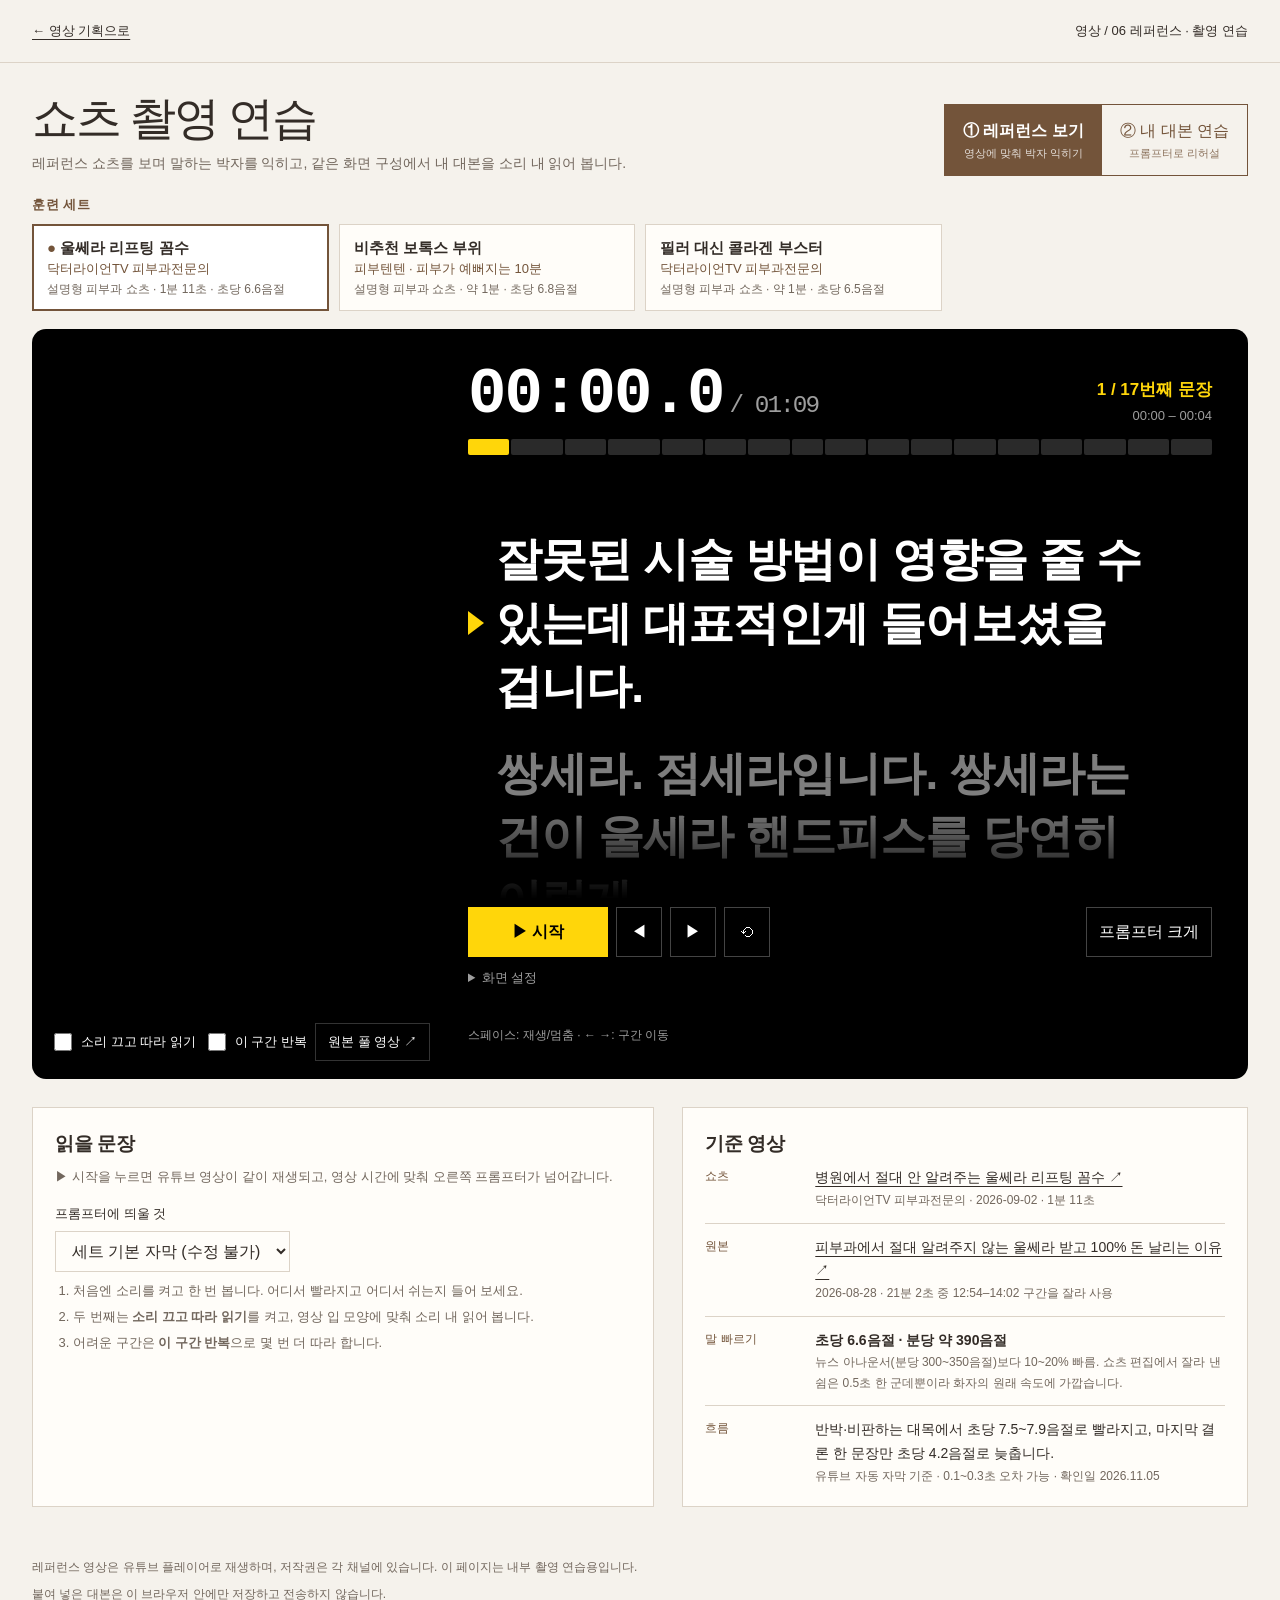
<file: video/reference.html>
<!doctype html>
<html lang="ko">
<head>
<meta charset="utf-8"><meta name="viewport" content="width=device-width,initial-scale=1">
<title>쇼츠 촬영 연습</title>
<style>
:root{--paper:#f5f2ec;--sheet:#fffdf9;--ink:#332c27;--muted:#72675d;--line:#dcd3c7;--accent:#73543a;--p-bg:#000;--p-panel:#000;--p-line:#333;--p-ink:#fff;--p-dim:#9e9e9e;--p-cue:#ffd60a;--p-rec:#e2574c}
*{box-sizing:border-box}body{margin:0;background:var(--paper);color:var(--ink);font-family:"Apple SD Gothic Neo","Malgun Gothic",sans-serif;line-height:1.7}
a{color:inherit;text-underline-offset:4px}h1,h2,h3,p{margin-top:0}p{color:var(--muted)}
header,main{max-width:1280px;margin:auto;padding:20px 32px}header{display:flex;justify-content:space-between;gap:20px;border-bottom:1px solid var(--line);font-size:13px}
button{padding:10px 16px;background:var(--accent);color:#fff;border:1px solid var(--accent);font:inherit;cursor:pointer;border-radius:0}button.secondary{background:transparent;color:var(--accent)}button:disabled{opacity:.45;cursor:not-allowed}
input,textarea,select{padding:10px 12px;background:var(--sheet);border:1px solid var(--line);border-radius:0;font:inherit;color:var(--ink)}textarea{width:100%;resize:vertical}
:is(a,button,input,textarea,select,summary):focus-visible{outline:2px solid var(--accent);outline-offset:3px}
.studio-head{display:flex;justify-content:space-between;align-items:flex-end;gap:24px;flex-wrap:wrap;margin:8px 0 18px}.studio-head h1{font:400 clamp(30px,4vw,46px)/1.2 Georgia,"AppleMyungjo",serif;letter-spacing:-.04em;margin-bottom:6px}.studio-head p{margin:0;max-width:640px;font-size:14px}
.sets-wrap{margin:0 0 18px}.sets-wrap h2{font-size:13px;font-weight:600;color:var(--accent);letter-spacing:.04em;margin:0 0 8px}.sets{display:grid;grid-template-columns:repeat(auto-fill,minmax(260px,1fr));gap:10px}.sets button{display:block;text-align:left;background:var(--sheet);color:var(--ink);border:1px solid var(--line);padding:12px 14px;min-height:44px;line-height:1.45}.sets button:hover{border-color:var(--accent)}.sets button[aria-checked="true"]{border-color:var(--accent);box-shadow:inset 0 0 0 1px var(--accent);background:#fff}.sets b{display:block;font-size:15px;font-weight:600}.sets button[aria-checked="true"] b::before{content:"● ";color:var(--accent)}.sets small{display:block;font-size:12px;color:var(--muted)}.sets .set-channel{display:block;font-size:13px;color:var(--accent);margin:1px 0 2px}
.modes{display:flex;border:1px solid var(--accent)}.modes button{background:transparent;color:var(--accent);border:0;padding:12px 18px;min-height:44px}.modes button[aria-checked="true"]{background:var(--accent);color:#fff;font-weight:600}.modes small{display:block;font-size:11px;opacity:.8;font-weight:400}

/* 좌: 영상·카메라 / 우: 초시계·프롬프터 */
.studio{display:grid;grid-template-columns:minmax(280px,380px) minmax(0,1fr);gap:20px;background:var(--p-bg);color:var(--p-ink);padding:18px;border-radius:14px;height:min(calc(100vh - 150px),780px);min-height:560px}
.studio.is-practice{grid-template-columns:minmax(0,1fr)}.studio.is-practice .stage{display:none}
.stage{display:flex;flex-direction:column;gap:10px;min-height:0}
.stage-frame{position:relative;flex:1;min-height:0;aspect-ratio:9/16;max-width:100%;margin:0 auto;width:auto;height:100%;background:#000;border-radius:10px;overflow:hidden}
.stage-frame>*{position:absolute;inset:0;width:100%;height:100%}.stage-frame iframe{border:0}
.stage-empty{display:grid;place-items:center;text-align:center;padding:20px;color:var(--p-dim);font-size:13px}
.stage-tools{display:flex;flex-wrap:wrap;gap:8px;font-size:13px}.stage-tools label{display:flex;align-items:center;gap:6px;min-height:36px}.stage-tools input[type=checkbox]{width:18px;height:18px;accent-color:var(--p-cue)}.stage-tools a{color:var(--p-ink);border:1px solid var(--p-line);padding:7px 12px;text-decoration:none;font-size:13px;background:transparent}
.desk{display:flex;flex-direction:column;min-width:0;min-height:0;background:var(--p-panel);border-radius:10px;padding:16px 18px;outline:none}.desk:fullscreen{border-radius:0;padding:28px 40px}
.clock-row{display:flex;justify-content:space-between;align-items:flex-end;gap:16px;flex-wrap:wrap}.clock{font:600 clamp(40px,5vw,64px)/1 ui-monospace,Menlo,monospace;font-variant-numeric:tabular-nums;letter-spacing:-.03em}.clock small{font-size:.38em;color:var(--p-dim);font-weight:400;margin-left:6px}.clock.is-over{color:var(--p-rec)}
.beat-now{text-align:right;font-size:13px;color:var(--p-dim)}.beat-now strong{display:block;font-size:17px;color:var(--p-cue)}
.timebar{position:relative;height:16px;margin:12px 0 4px;display:flex;gap:2px;cursor:pointer}.timebar span{flex:var(--w) 0 0;background:#2a2a2a;border-radius:2px}.timebar span.is-done{background:#6b6b6b}.timebar span.is-active{background:var(--p-cue)}.timebar .target{position:absolute;top:-4px;bottom:-4px;width:2px;background:var(--p-rec)}
.prompter-screen{--prompter-size:46px;position:relative;flex:1;min-height:180px;margin:8px 0;overflow:hidden;mask-image:linear-gradient(transparent,#000 12%,#000 78%,transparent);-webkit-mask-image:linear-gradient(transparent,#000 12%,#000 78%,transparent)}
.prompter-screen{padding-left:28px}.prompter-screen::before{content:"";position:absolute;left:0;top:36%;translate:0 -50%;border-block:12px solid transparent;border-left:16px solid var(--p-cue);pointer-events:none;z-index:1}.prompter-screen.is-mirrored .prompter-track{scale:-1 1}
.prompter-screen[data-countdown]:not([data-countdown=""])::after{content:attr(data-countdown);position:absolute;inset:0;display:grid;place-items:center;font:600 150px/1 Georgia,serif;color:var(--p-cue);background:rgba(0,0,0,.88)}
.prompter-track{transition:transform .45s ease}.prompter-line{margin:0 0 .5em;font-size:var(--prompter-size);line-height:1.38;font-weight:600;letter-spacing:-.02em;word-break:keep-all;overflow-wrap:anywhere;color:var(--p-dim);opacity:.8;cursor:pointer;transition:color .25s,opacity .25s}.prompter-line.is-past{opacity:.35}.prompter-line.is-active{color:var(--p-ink);opacity:1}.prompter-screen.is-karaoke .prompter-line.is-active .prompter-text{background:linear-gradient(90deg,var(--p-cue) var(--k,0%),var(--p-ink) var(--k,0%));-webkit-box-decoration-break:slice;box-decoration-break:slice;-webkit-background-clip:text;background-clip:text;-webkit-text-fill-color:transparent}
.prompter-label{display:block;font-size:max(13px,calc(var(--prompter-size)*.32));font-weight:500;letter-spacing:.04em;color:var(--p-cue);margin-bottom:.15em}
.desk-bar{display:flex;flex-wrap:wrap;gap:8px;align-items:center}.desk-bar button{min-height:46px}.desk-bar button.secondary{color:var(--p-ink);border-color:#444;min-width:46px;white-space:nowrap;padding-inline:12px}#play{min-width:140px;background:var(--p-cue);border-color:var(--p-cue);color:#000;font-weight:700}.desk-bar .spacer{flex:1}
.desk-settings{margin-top:10px;font-size:13px;color:var(--p-dim)}.desk-settings summary{cursor:pointer;min-height:32px}.desk-settings>div{display:flex;flex-wrap:wrap;gap:10px 22px;padding-top:8px;align-items:center}.desk-settings label{display:flex;align-items:center;gap:8px}.desk-settings select{background:#1a1a1a;color:var(--p-ink);border-color:var(--p-line);padding:6px 8px}.desk-settings input[type=range]{accent-color:var(--p-cue);width:120px}.desk-settings input[type=checkbox]{width:18px;height:18px;accent-color:var(--p-cue)}
.status{min-height:1.4em;margin:8px 0 0;font-size:13px;color:var(--p-cue)}
.hint{font-size:12px;color:var(--p-dim);margin:0}

/* 아래: 대본·결과·표 */
.below{display:grid;grid-template-columns:minmax(0,1.1fr) minmax(0,1fr);gap:28px;margin-top:28px}.panel{background:var(--sheet);border:1px solid var(--line);padding:20px 22px}.panel h2{font-size:19px;font-weight:600;letter-spacing:-.02em;margin-bottom:6px}.panel>p{font-size:13px}
.field{display:block;font-size:13px;margin:14px 0 6px}.field small{display:block;color:var(--muted);font-size:12px}.field code{font-size:12px;background:#ece6dc;padding:1px 5px}
.row{display:flex;flex-wrap:wrap;gap:10px 18px;align-items:center;margin-top:12px;font-size:13px}.row input[type=range]{accent-color:var(--accent);width:150px;padding:0;border:0;background:transparent}.row label{display:flex;gap:8px;align-items:center}
#script{font-size:16px;line-height:1.8}
.facts{display:grid;gap:12px;margin:0}.facts>div{display:grid;grid-template-columns:96px minmax(0,1fr);gap:14px;padding-bottom:12px;border-bottom:1px solid var(--line)}.facts>div:last-child{border:0;padding:0}.facts dt{font-size:12px;color:var(--accent)}.facts dd{margin:0;font-size:14px;min-width:0}.facts small{display:block;color:var(--muted);font-size:12px}
.result{border-color:var(--accent)}.result-grid{display:grid;grid-template-columns:repeat(3,minmax(0,1fr));gap:10px;margin:12px 0}.result-grid div{background:var(--paper);padding:12px}.result-grid strong{display:block;font-size:24px;font-variant-numeric:tabular-nums}.result-grid span{font-size:12px;color:var(--muted)}.result p{font-size:14px;color:var(--ink);margin-bottom:0}
.tips{font-size:13px;color:var(--muted);padding-left:18px;margin:8px 0 0}.tips li{margin-bottom:4px}
footer{max-width:1280px;margin:auto;padding:24px 32px 40px;font-size:12px;color:var(--muted)}footer p{margin:6px 0}
[hidden]{display:none!important}

@media(max-width:900px){
 header,main,footer{padding-inline:16px}header{flex-wrap:wrap;gap:4px 16px;font-size:12px}
 .modes{width:100%}.modes button{flex:1}
 .studio{grid-template-columns:minmax(0,1fr);height:auto;min-height:0;padding:12px;gap:14px}
 .studio-head{margin-bottom:12px}.studio-head h1{font-size:28px}.studio-head p{font-size:13px}
 .stage-frame{height:auto;width:min(100%,calc(34vh * 9 / 16));flex:none}.stage-tools{justify-content:center}
 .desk{padding:12px}.prompter-screen{flex:none;height:44vh}.clock{font-size:40px}.beat-now strong{font-size:15px}
 .prompter-line{font-size:min(var(--prompter-size),9vw)}
 #play{flex:1 1 100%}.desk-bar button.secondary{flex:1 1 0}.desk-bar .spacer{display:none}
 .below{grid-template-columns:minmax(0,1fr);gap:18px}.panel{padding:16px}
 .facts>div{grid-template-columns:minmax(0,1fr);gap:2px}.result-grid{grid-template-columns:minmax(0,1fr)}
 input:not([type=checkbox]):not([type=range]),select,textarea{font-size:16px}.row input[type=range]{flex:1}
}
</style>
</head>
<body>
<header><a href="index.html#story">← 영상 기획으로</a><span>영상 / 06 레퍼런스 · 촬영 연습</span></header>
<main>
<div class="studio-head">
 <div><h1>쇼츠 촬영 연습</h1><p>레퍼런스 쇼츠를 보며 말하는 박자를 익히고, 같은 화면 구성에서 내 대본을 소리 내 읽어 봅니다.</p></div>
 <div class="modes" role="radiogroup" aria-label="연습 단계">
  <button type="button" role="radio" data-mode="watch" aria-checked="true">① 레퍼런스 보기<small>영상에 맞춰 박자 익히기</small></button>
  <button type="button" role="radio" data-mode="practice" aria-checked="false">② 내 대본 연습<small>프롬프터로 리허설</small></button>
 </div>
</div>

<section class="sets-wrap" aria-labelledby="sets-title">
 <h2 id="sets-title">훈련 세트</h2>
 <div class="sets" id="sets" role="radiogroup" aria-labelledby="sets-title"></div>
</section>

<div class="studio">
 <section class="stage" aria-label="영상">
  <div class="stage-frame">
   <div id="yt-player"></div>
   <div class="stage-empty" id="yt-fallback" hidden><div>영상을 이 화면에서 불러오지 못했어요.<br>인터넷 연결을 확인하거나, 아래 링크로 유튜브에서 보세요.</div></div>
  </div>
  <div class="stage-tools" id="tools-watch">
   <label><input type="checkbox" id="yt-mute"> 소리 끄고 따라 읽기</label>
   <label id="loop-wrap"><input type="checkbox" id="loop-beat"> 이 구간 반복</label>
   <a id="full-link" href="#" target="_blank" rel="noopener noreferrer">원본 풀 영상 ↗</a>
  </div>
 </section>

 <section class="desk" id="desk" tabindex="-1" aria-label="초시계와 프롬프터">
  <div class="clock-row">
   <div class="clock" id="clock" aria-live="off">00:00.0<small>/ 01:09</small></div>
   <div class="beat-now" id="beat-now"></div>
  </div>
  <div class="timebar" id="timebar" aria-hidden="true"></div>
  <div class="prompter-screen is-karaoke" id="screen"><div class="prompter-track" id="track"></div></div>
  <div class="desk-bar">
   <button type="button" id="play" aria-pressed="false">▶ 시작</button>
   <button type="button" class="secondary" id="prev" aria-label="이전 문장">◀</button>
   <button type="button" class="secondary" id="next" aria-label="다음 문장">▶</button>
   <button type="button" class="secondary" id="restart" aria-label="처음으로">⟲</button>
   <span class="spacer"></span>
   <button type="button" class="secondary" id="fullscreen">프롬프터 크게</button>
  </div>
  <details class="desk-settings"><summary>화면 설정</summary><div>
   <label>글자 크기 <input id="size" type="range" min="24" max="96" step="2" value="46"></label>
   <label id="speed-wrap">재생 속도 <select id="speed"><option value="0.75">0.75배</option><option value="1" selected>1배</option><option value="1.25">1.25배</option></select></label>
   <label id="countdown-wrap"><input type="checkbox" id="countdown" checked> 3초 카운트다운</label>
   <label id="karaoke-wrap"><input type="checkbox" id="karaoke" checked> 읽는 위치 채우기</label>
   <label><input type="checkbox" id="mirror"> 글자 좌우 반전</label>
  </div></details>
  <p class="status" id="status" role="status"></p>
  <p class="hint" id="key-hint">스페이스: 시작/멈춤 · ← →: 문장 이동</p>
 </section>
</div>

<div class="below">
 <section class="panel" id="panel-watch">
  <h2>읽을 문장</h2>
  <p>▶ 시작을 누르면 유튜브 영상이 같이 재생되고, 영상 시간에 맞춰 오른쪽 프롬프터가 넘어갑니다.</p>
  <label class="field" for="watch-source">프롬프터에 띄울 것</label>
  <select id="watch-source"><option value="default">세트 기본 자막 (수정 불가)</option><option value="paste">직접 붙여 넣은 대본</option></select>
  <div id="paste-box" hidden><label class="field" for="ref-script">레퍼런스 대본<small>한 줄에 한 구간씩 <code>[00:04 ~ 00:09] 문장</code> 형식으로 붙여 넣으세요. 세트마다 따로, 이 브라우저에만 저장돼요. 세트 기본 자막에는 영향을 주지 않습니다.</small></label><textarea id="ref-script" rows="8" spellcheck="false" placeholder="[00:00 ~ 00:04] 첫 문장&#10;[00:04 ~ 00:09] 다음 문장"></textarea></div>
  <ol class="tips"><li>처음엔 소리를 켜고 한 번 봅니다. 어디서 빨라지고 어디서 쉬는지 들어 보세요.</li><li>두 번째는 <b>소리 끄고 따라 읽기</b>를 켜고, 영상 입 모양에 맞춰 소리 내 읽어 봅니다.</li><li>어려운 구간은 <b>이 구간 반복</b>으로 몇 번 더 따라 합니다.</li></ol>
 </section>
 <section class="panel" id="panel-ref">
  <h2>기준 영상</h2>
  <dl class="facts" id="facts">
  </dl>
 </section>

 <section class="panel" id="panel-practice" hidden>
  <h2>내 대본</h2>
  <p>한 줄에 한 문장씩 씁니다. 이 브라우저에 자동 저장돼요.</p>
  <label class="field" for="script">대본<small>줄 앞에 <code>[00:12]</code>나 <code>00–03초</code>처럼 시간을 쓰면 그 시각에 맞추고, 없으면 아래 말 빠르기로 계산합니다.</small></label>
  <textarea id="script" rows="8" spellcheck="false"></textarea>
  <div class="row"><label>넘기는 방식 <select id="advance"><option value="manual">직접 넘기기 · 내 속도 재기</option><option value="auto">자동 · 정한 속도로 넘어감</option></select></label><button type="button" class="secondary" id="load-story">05 영상 구성 초안 불러오기</button></div>
  <div class="row" id="pace-row"><label>말 빠르기 <output id="pace-out">6.6</output>음절/초 <input id="pace" type="range" min="3" max="9" step="0.1" value="6.6"></label><button type="button" class="secondary" id="pace-ref">레퍼런스 속도로</button></div>
  <div class="row"><label>목표 길이 <select id="target"><option value="0">대본 길이에 맞춤</option><option value="15">15초</option><option value="30" selected>30초</option><option value="45">45초</option><option value="60">60초</option></select></label></div>
  <ol class="tips"><li><b>직접 넘기기</b>: 한 문장을 다 읽으면 스페이스(또는 다음 ▶)를 누르세요. 문장마다 걸린 시간을 재서 레퍼런스 속도와 비교해 줍니다.</li><li><b>자동</b>: 정한 속도로 문장이 넘어갑니다. 따라가기 버거운 문장이 고쳐야 할 문장이에요.</li><li>실제 촬영 때는 시선을 카메라 렌즈 쪽에 두세요. 프롬프터 창을 렌즈 바로 아래로 옮기면 눈이 덜 내려갑니다.</li></ol>
 </section>
 <section class="panel result" id="panel-result" hidden aria-live="polite">
  <h2>방금 연습 결과</h2>
  <div class="result-grid"><div><span>걸린 시간</span><strong id="r-time">-</strong></div><div><span>목표 대비</span><strong id="r-target">-</strong></div><div><span>평균 속도</span><strong id="r-pace">-</strong></div></div>
  <p id="r-note"></p>
 </section>
 <section class="panel" id="panel-practice-empty" hidden>
  <h2>방금 연습 결과</h2>
  <p>연습을 한 번 끝까지 하면 여기에 걸린 시간과 속도가 나옵니다.</p>
 </section>

</div>
</main>
<footer><p>레퍼런스 영상은 유튜브 플레이어로 재생하며, 저작권은 각 채널에 있습니다. 이 페이지는 내부 촬영 연습용입니다.</p><p>붙여 넣은 대본은 이 브라우저 안에만 저장하고 전송하지 않습니다.</p></footer>
<script src="reference-sets.js"></script>
<script src="reference.js"></script>
</body>
</html>
</file>
<file: novel/learning.css>
.course{display:grid;gap:12px;margin:24px 0;padding:18px;border:1px solid var(--rule);border-radius:12px;background:var(--sheet)}
.course h2,.study-summary h2{font-size:1.1rem;margin:0}.course p{font-size:.92rem;color:var(--ink-2)}
.course ol{padding-left:22px;font-size:.92rem}.course a,.source-links a{color:var(--accent);text-underline-offset:3px}
.study-summary{display:grid;gap:12px;padding:18px;border:1px solid var(--rule);border-radius:12px;background:var(--accent-soft)}
.study-summary p{font-size:.94rem}.study-summary .note{color:var(--ink-2)}
.author-toc{display:flex;flex-wrap:wrap;gap:6px;position:sticky;top:0;z-index:2;padding:10px 0;background:var(--paper)}
.author-toc a,.study-jump{display:inline-flex;align-items:center;min-height:42px;padding:5px 10px;border:1px solid var(--rule-2);border-radius:8px;background:var(--sheet);font-size:.82rem;text-decoration:none;color:var(--ink-2)}
.author section[id],.author details[id]{scroll-margin-top:100px}
.study-deep{padding:16px;border:1px solid var(--rule);border-radius:12px;background:var(--sheet-2)}
.study-deep summary{font-weight:600;cursor:pointer;min-height:32px}.study-deep[open] summary{margin-bottom:14px}
.source-links{display:grid;gap:8px;padding-left:20px;font-size:.86rem}.source-links a{overflow-wrap:anywhere}
.compare-wrap{overflow-x:auto;max-width:100%;border:1px solid var(--rule);border-radius:12px}.compare-wrap table{border:0;min-width:630px}.compare-wrap:focus-visible{outline:2px solid var(--accent)}
.comparison{margin-top:28px}.comparison h2{font-size:1.2rem;margin-bottom:10px}.comparison>.note{margin-block:8px 12px}
.comparison .tbl tbody th{width:auto;white-space:nowrap}.comparison .tbl a{display:inline-block;min-height:36px;color:var(--accent)}
.tabs{position:relative}.tab{min-height:54px}.author{min-width:0}.toc a{min-height:36px;display:inline-flex;align-items:center}
main{overflow-wrap:anywhere}.source-note{font-size:.82rem;color:var(--ink-2);margin-top:10px}.source-note a{text-underline-offset:3px}
.method-intro{color:var(--ink-2);font-size:.92rem;margin-bottom:18px}
.method-cards{display:grid;grid-template-columns:repeat(2,minmax(0,1fr));gap:12px;list-style:none;padding:0;counter-reset:method}
.method-cards>li{counter-increment:method;min-width:0;padding:18px;border:1px solid var(--rule);border-radius:12px;background:var(--sheet)}
.method-cards h3{font-size:1rem;line-height:1.6;margin:0 0 10px}.method-cards h3::before{content:counter(method,decimal-leading-zero);display:block;color:var(--accent);font-size:.76rem;letter-spacing:.08em;margin-bottom:5px}
.method-cards p{font-size:.92rem}.method-cards .method-source{font-size:.77rem;color:var(--ink-2);margin-top:12px;padding-top:10px;border-top:1px solid var(--rule);line-height:1.8}.method-source a{color:var(--accent);text-underline-offset:3px}
.method-apply{margin-top:18px;padding:18px;border-left:3px solid var(--accent);background:var(--accent-soft);border-radius:0 10px 10px 0}
.method-apply h3{font-size:1rem;margin:0 0 10px}.method-apply h4{font-size:.88rem;margin:16px 0 6px}.method-apply p,.method-apply li{font-size:.9rem}.method-apply ul{padding-left:20px}.method-apply li+li{margin-top:6px}
.method-audit{margin-top:16px;padding:14px 16px;border:1px solid var(--rule);border-radius:10px}.method-audit summary{font-size:.9rem;font-weight:600;cursor:pointer;min-height:30px}.method-audit p{font-size:.86rem;margin-top:10px;color:var(--ink-2)}.method-audit a{color:var(--accent)}
@media(max-width:700px){.method-cards{grid-template-columns:minmax(0,1fr)}.method-cards>li,.method-apply{padding:15px}.method-source a{display:inline-block;min-height:30px}.method-audit{padding:12px 14px}}
@media(max-width:600px){main{padding-top:20px}.tabs{display:grid;grid-template-columns:repeat(2,minmax(0,1fr));gap:8px}.tab{min-width:0;padding:10px}.tab b{font-size:.86rem}.tab small{font-size:.7rem}.facts{grid-template-columns:4.5rem minmax(0,1fr);gap:8px}.hero{padding:16px}.hero .name .jp{display:block;margin:6px 0 0}.timeline li{grid-template-columns:4.8rem minmax(0,1fr);gap:8px}.tbl th,.tbl td{padding:9px 8px;font-size:.83rem}.author-toc{gap:5px}.author-toc a{padding-inline:8px;font-size:.78rem}.study-summary,.course{padding:15px}.author section[id],.author details[id]{scroll-margin-top:132px}}
.method-flow{display:flex;flex-wrap:wrap;gap:6px;list-style:none;padding:0;margin:0 0 16px;counter-reset:flow}
.method-flow li{counter-increment:flow;padding:4px 10px;border:1px solid var(--rule-2);border-radius:999px;background:var(--sheet);font-size:.8rem;color:var(--ink-2)}
.method-flow li::before{content:counter(flow) ' ';color:var(--accent);font-weight:600;font-variant-numeric:tabular-nums}
.method-cards .method-note{margin-top:12px;padding:10px 12px;border-radius:8px;background:var(--sheet-2);font-size:.88rem;color:var(--ink-2)}
.method-cards .method-read{margin-top:8px;font-size:.88rem;color:var(--ink-2)}
.method-note b,.method-read b{display:block;font-size:.76rem;letter-spacing:.04em;color:var(--accent)}
</file>
